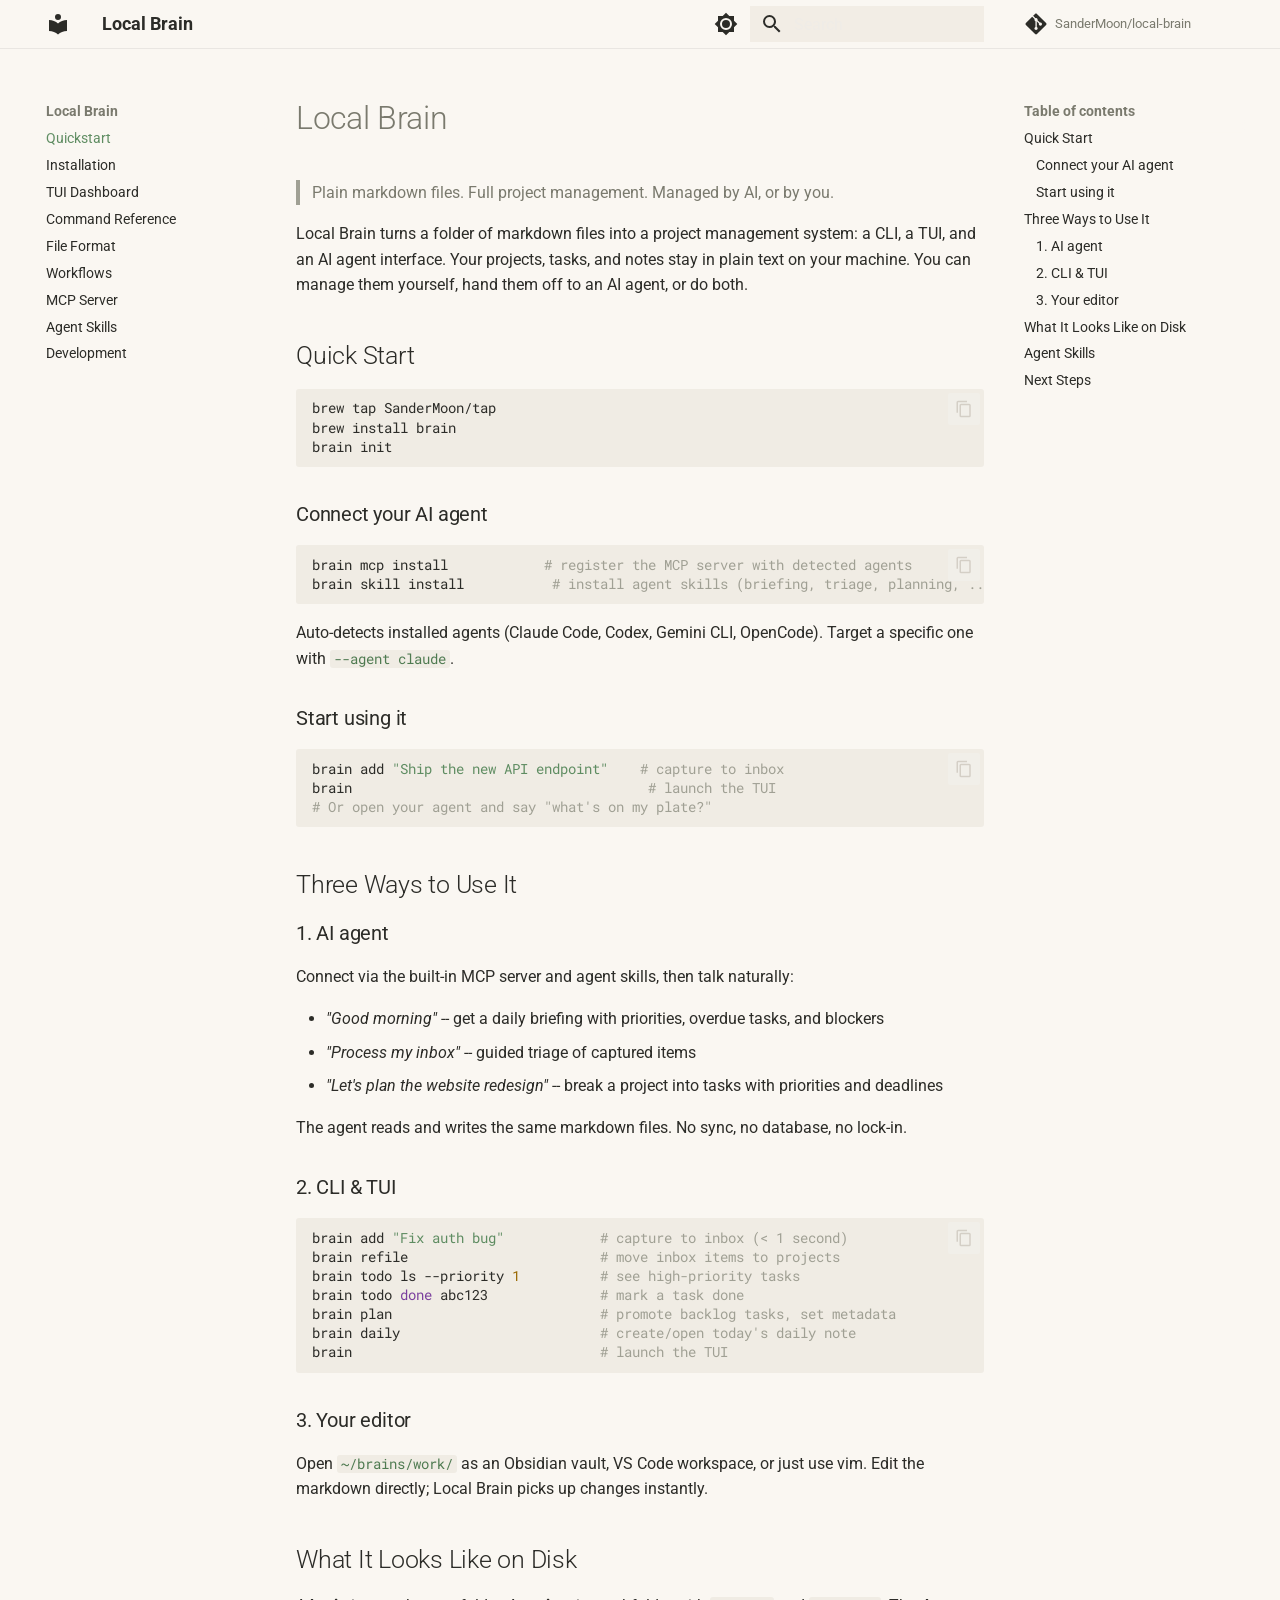
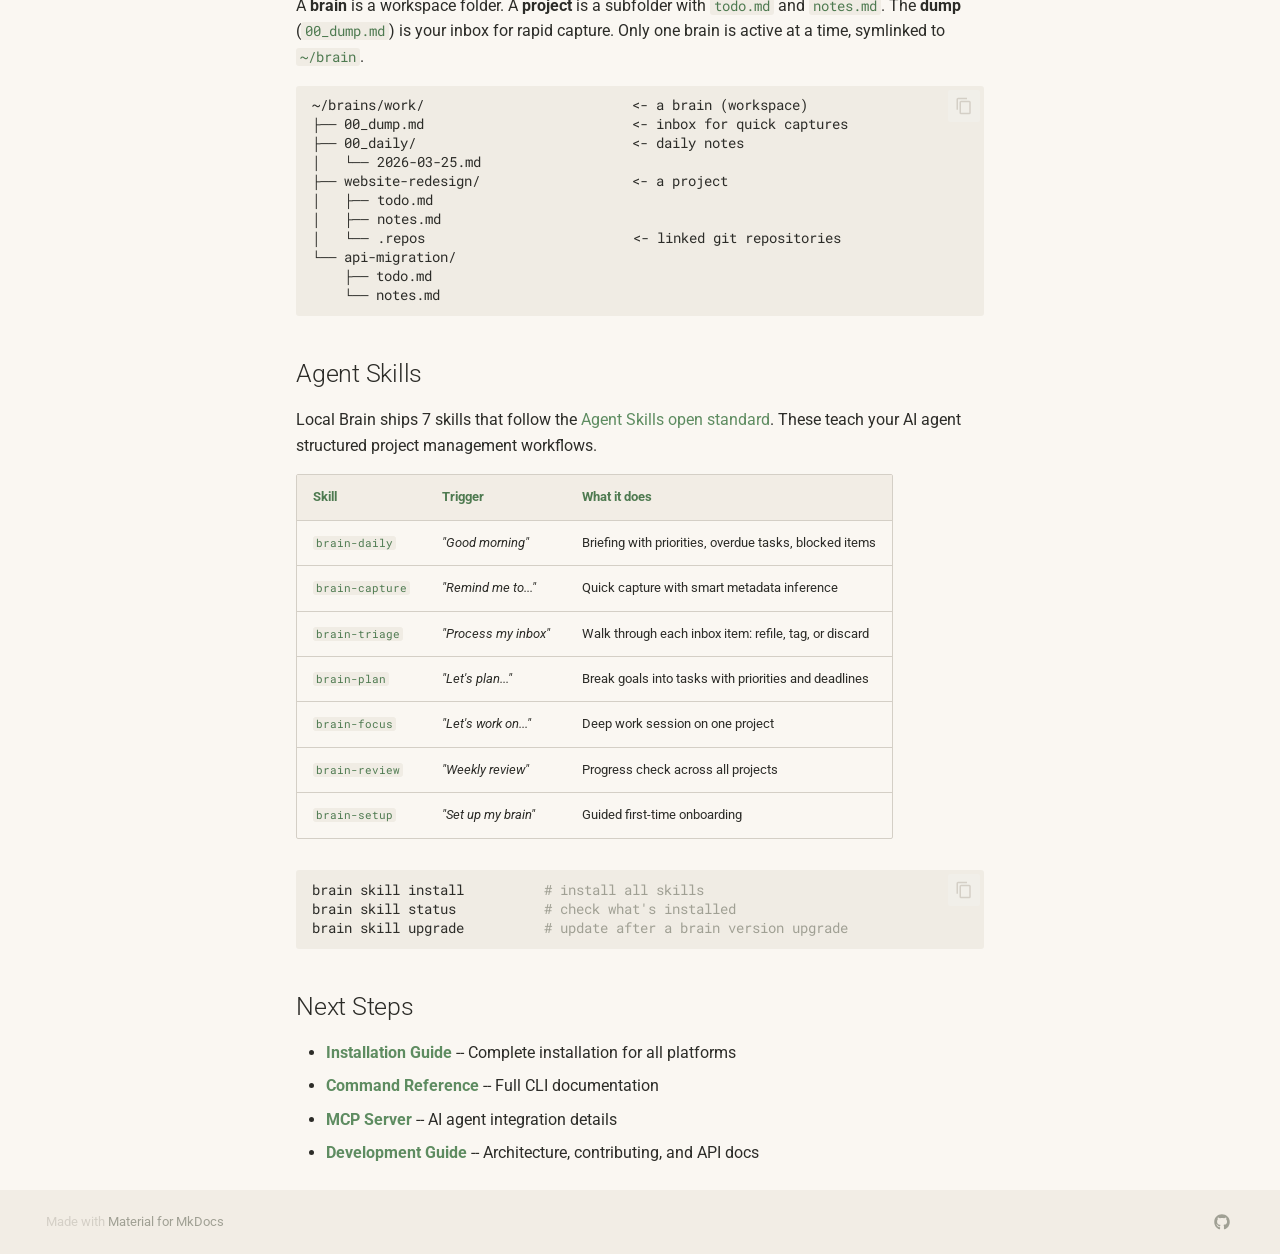
<file: index.html>
<!doctype html>
<html lang="en" class="no-js">
  <head>
    
      <meta charset="utf-8">
      <meta name="viewport" content="width=device-width,initial-scale=1">
      
        <meta name="description" content="Plain markdown files. Full project management. Managed by AI, or by you.">
      
      
      
        <link rel="canonical" href="https://sandermoon.github.io/local-brain/">
      
      
      
        <link rel="next" href="installation/">
      
      
        
      
      
      <link rel="icon" href="assets/images/favicon.png">
      <meta name="generator" content="mkdocs-1.6.1, mkdocs-material-9.7.6">
    
    
      
        <title>Local Brain</title>
      
    
    
      <link rel="stylesheet" href="assets/stylesheets/main.484c7ddc.min.css">
      
        
        <link rel="stylesheet" href="assets/stylesheets/palette.ab4e12ef.min.css">
      
      


    
    
      
    
    
      
        
        
        <link rel="preconnect" href="https://fonts.gstatic.com" crossorigin>
        <link rel="stylesheet" href="https://fonts.googleapis.com/css?family=Roboto:300,300i,400,400i,700,700i%7CRoboto+Mono:400,400i,700,700i&display=fallback">
        <style>:root{--md-text-font:"Roboto";--md-code-font:"Roboto Mono"}</style>
      
    
    
      <link rel="stylesheet" href="stylesheets/terminal-sage.css">
    
    <script>__md_scope=new URL(".",location),__md_hash=e=>[...e].reduce(((e,_)=>(e<<5)-e+_.charCodeAt(0)),0),__md_get=(e,_=localStorage,t=__md_scope)=>JSON.parse(_.getItem(t.pathname+"."+e)),__md_set=(e,_,t=localStorage,a=__md_scope)=>{try{t.setItem(a.pathname+"."+e,JSON.stringify(_))}catch(e){}}</script>
    
      

    
    
  </head>
  
  
    
    
      
    
    
    
    
    <body dir="ltr" data-md-color-scheme="default" data-md-color-primary="custom" data-md-color-accent="custom">
  
    
    <input class="md-toggle" data-md-toggle="drawer" type="checkbox" id="__drawer" autocomplete="off">
    <input class="md-toggle" data-md-toggle="search" type="checkbox" id="__search" autocomplete="off">
    <label class="md-overlay" for="__drawer"></label>
    <div data-md-component="skip">
      
        
        <a href="#local-brain" class="md-skip">
          Skip to content
        </a>
      
    </div>
    <div data-md-component="announce">
      
    </div>
    
    
      

  

<header class="md-header md-header--shadow" data-md-component="header">
  <nav class="md-header__inner md-grid" aria-label="Header">
    <a href="." title="Local Brain" class="md-header__button md-logo" aria-label="Local Brain" data-md-component="logo">
      
  
  <svg xmlns="http://www.w3.org/2000/svg" viewBox="0 0 24 24"><path d="M12 8a3 3 0 0 0 3-3 3 3 0 0 0-3-3 3 3 0 0 0-3 3 3 3 0 0 0 3 3m0 3.54C9.64 9.35 6.5 8 3 8v11c3.5 0 6.64 1.35 9 3.54 2.36-2.19 5.5-3.54 9-3.54V8c-3.5 0-6.64 1.35-9 3.54"/></svg>

    </a>
    <label class="md-header__button md-icon" for="__drawer">
      
      <svg xmlns="http://www.w3.org/2000/svg" viewBox="0 0 24 24"><path d="M3 6h18v2H3zm0 5h18v2H3zm0 5h18v2H3z"/></svg>
    </label>
    <div class="md-header__title" data-md-component="header-title">
      <div class="md-header__ellipsis">
        <div class="md-header__topic">
          <span class="md-ellipsis">
            Local Brain
          </span>
        </div>
        <div class="md-header__topic" data-md-component="header-topic">
          <span class="md-ellipsis">
            
              Quickstart
            
          </span>
        </div>
      </div>
    </div>
    
      
        <form class="md-header__option" data-md-component="palette">
  
    
    
    
    <input class="md-option" data-md-color-media="(prefers-color-scheme: light)" data-md-color-scheme="default" data-md-color-primary="custom" data-md-color-accent="custom"  aria-label="Switch to dark mode"  type="radio" name="__palette" id="__palette_0">
    
      <label class="md-header__button md-icon" title="Switch to dark mode" for="__palette_1" hidden>
        <svg xmlns="http://www.w3.org/2000/svg" viewBox="0 0 24 24"><path d="M12 8a4 4 0 0 0-4 4 4 4 0 0 0 4 4 4 4 0 0 0 4-4 4 4 0 0 0-4-4m0 10a6 6 0 0 1-6-6 6 6 0 0 1 6-6 6 6 0 0 1 6 6 6 6 0 0 1-6 6m8-9.31V4h-4.69L12 .69 8.69 4H4v4.69L.69 12 4 15.31V20h4.69L12 23.31 15.31 20H20v-4.69L23.31 12z"/></svg>
      </label>
    
  
    
    
    
    <input class="md-option" data-md-color-media="(prefers-color-scheme: dark)" data-md-color-scheme="slate" data-md-color-primary="custom" data-md-color-accent="custom"  aria-label="Switch to light mode"  type="radio" name="__palette" id="__palette_1">
    
      <label class="md-header__button md-icon" title="Switch to light mode" for="__palette_0" hidden>
        <svg xmlns="http://www.w3.org/2000/svg" viewBox="0 0 24 24"><path d="M12 18c-.89 0-1.74-.2-2.5-.55C11.56 16.5 13 14.42 13 12s-1.44-4.5-3.5-5.45C10.26 6.2 11.11 6 12 6a6 6 0 0 1 6 6 6 6 0 0 1-6 6m8-9.31V4h-4.69L12 .69 8.69 4H4v4.69L.69 12 4 15.31V20h4.69L12 23.31 15.31 20H20v-4.69L23.31 12z"/></svg>
      </label>
    
  
</form>
      
    
    
      <script>var palette=__md_get("__palette");if(palette&&palette.color){if("(prefers-color-scheme)"===palette.color.media){var media=matchMedia("(prefers-color-scheme: light)"),input=document.querySelector(media.matches?"[data-md-color-media='(prefers-color-scheme: light)']":"[data-md-color-media='(prefers-color-scheme: dark)']");palette.color.media=input.getAttribute("data-md-color-media"),palette.color.scheme=input.getAttribute("data-md-color-scheme"),palette.color.primary=input.getAttribute("data-md-color-primary"),palette.color.accent=input.getAttribute("data-md-color-accent")}for(var[key,value]of Object.entries(palette.color))document.body.setAttribute("data-md-color-"+key,value)}</script>
    
    
    
      
      
        <label class="md-header__button md-icon" for="__search">
          
          <svg xmlns="http://www.w3.org/2000/svg" viewBox="0 0 24 24"><path d="M9.5 3A6.5 6.5 0 0 1 16 9.5c0 1.61-.59 3.09-1.56 4.23l.27.27h.79l5 5-1.5 1.5-5-5v-.79l-.27-.27A6.52 6.52 0 0 1 9.5 16 6.5 6.5 0 0 1 3 9.5 6.5 6.5 0 0 1 9.5 3m0 2C7 5 5 7 5 9.5S7 14 9.5 14 14 12 14 9.5 12 5 9.5 5"/></svg>
        </label>
        <div class="md-search" data-md-component="search" role="dialog">
  <label class="md-search__overlay" for="__search"></label>
  <div class="md-search__inner" role="search">
    <form class="md-search__form" name="search">
      <input type="text" class="md-search__input" name="query" aria-label="Search" placeholder="Search" autocapitalize="off" autocorrect="off" autocomplete="off" spellcheck="false" data-md-component="search-query" required>
      <label class="md-search__icon md-icon" for="__search">
        
        <svg xmlns="http://www.w3.org/2000/svg" viewBox="0 0 24 24"><path d="M9.5 3A6.5 6.5 0 0 1 16 9.5c0 1.61-.59 3.09-1.56 4.23l.27.27h.79l5 5-1.5 1.5-5-5v-.79l-.27-.27A6.52 6.52 0 0 1 9.5 16 6.5 6.5 0 0 1 3 9.5 6.5 6.5 0 0 1 9.5 3m0 2C7 5 5 7 5 9.5S7 14 9.5 14 14 12 14 9.5 12 5 9.5 5"/></svg>
        
        <svg xmlns="http://www.w3.org/2000/svg" viewBox="0 0 24 24"><path d="M20 11v2H8l5.5 5.5-1.42 1.42L4.16 12l7.92-7.92L13.5 5.5 8 11z"/></svg>
      </label>
      <nav class="md-search__options" aria-label="Search">
        
        <button type="reset" class="md-search__icon md-icon" title="Clear" aria-label="Clear" tabindex="-1">
          
          <svg xmlns="http://www.w3.org/2000/svg" viewBox="0 0 24 24"><path d="M19 6.41 17.59 5 12 10.59 6.41 5 5 6.41 10.59 12 5 17.59 6.41 19 12 13.41 17.59 19 19 17.59 13.41 12z"/></svg>
        </button>
      </nav>
      
        <div class="md-search__suggest" data-md-component="search-suggest"></div>
      
    </form>
    <div class="md-search__output">
      <div class="md-search__scrollwrap" tabindex="0" data-md-scrollfix>
        <div class="md-search-result" data-md-component="search-result">
          <div class="md-search-result__meta">
            Initializing search
          </div>
          <ol class="md-search-result__list" role="presentation"></ol>
        </div>
      </div>
    </div>
  </div>
</div>
      
    
    
      <div class="md-header__source">
        <a href="https://github.com/SanderMoon/local-brain" title="Go to repository" class="md-source" data-md-component="source">
  <div class="md-source__icon md-icon">
    
    <svg xmlns="http://www.w3.org/2000/svg" viewBox="0 0 448 512"><!--! Font Awesome Free 7.1.0 by @fontawesome - https://fontawesome.com License - https://fontawesome.com/license/free (Icons: CC BY 4.0, Fonts: SIL OFL 1.1, Code: MIT License) Copyright 2025 Fonticons, Inc.--><path d="M439.6 236.1 244 40.5c-5.4-5.5-12.8-8.5-20.4-8.5s-15 3-20.4 8.4L162.5 81l51.5 51.5c27.1-9.1 52.7 16.8 43.4 43.7l49.7 49.7c34.2-11.8 61.2 31 35.5 56.7-26.5 26.5-70.2-2.9-56-37.3L240.3 199v121.9c25.3 12.5 22.3 41.8 9.1 55-6.4 6.4-15.2 10.1-24.3 10.1s-17.8-3.6-24.3-10.1c-17.6-17.6-11.1-46.9 11.2-56v-123c-20.8-8.5-24.6-30.7-18.6-45L142.6 101 8.5 235.1C3 240.6 0 247.9 0 255.5s3 15 8.5 20.4l195.6 195.7c5.4 5.4 12.7 8.4 20.4 8.4s15-3 20.4-8.4l194.7-194.7c5.4-5.4 8.4-12.8 8.4-20.4s-3-15-8.4-20.4"/></svg>
  </div>
  <div class="md-source__repository">
    SanderMoon/local-brain
  </div>
</a>
      </div>
    
  </nav>
  
</header>
    
    <div class="md-container" data-md-component="container">
      
      
        
          
        
      
      <main class="md-main" data-md-component="main">
        <div class="md-main__inner md-grid">
          
            
              
              <div class="md-sidebar md-sidebar--primary" data-md-component="sidebar" data-md-type="navigation" >
                <div class="md-sidebar__scrollwrap">
                  <div class="md-sidebar__inner">
                    



<nav class="md-nav md-nav--primary" aria-label="Navigation" data-md-level="0">
  <label class="md-nav__title" for="__drawer">
    <a href="." title="Local Brain" class="md-nav__button md-logo" aria-label="Local Brain" data-md-component="logo">
      
  
  <svg xmlns="http://www.w3.org/2000/svg" viewBox="0 0 24 24"><path d="M12 8a3 3 0 0 0 3-3 3 3 0 0 0-3-3 3 3 0 0 0-3 3 3 3 0 0 0 3 3m0 3.54C9.64 9.35 6.5 8 3 8v11c3.5 0 6.64 1.35 9 3.54 2.36-2.19 5.5-3.54 9-3.54V8c-3.5 0-6.64 1.35-9 3.54"/></svg>

    </a>
    Local Brain
  </label>
  
    <div class="md-nav__source">
      <a href="https://github.com/SanderMoon/local-brain" title="Go to repository" class="md-source" data-md-component="source">
  <div class="md-source__icon md-icon">
    
    <svg xmlns="http://www.w3.org/2000/svg" viewBox="0 0 448 512"><!--! Font Awesome Free 7.1.0 by @fontawesome - https://fontawesome.com License - https://fontawesome.com/license/free (Icons: CC BY 4.0, Fonts: SIL OFL 1.1, Code: MIT License) Copyright 2025 Fonticons, Inc.--><path d="M439.6 236.1 244 40.5c-5.4-5.5-12.8-8.5-20.4-8.5s-15 3-20.4 8.4L162.5 81l51.5 51.5c27.1-9.1 52.7 16.8 43.4 43.7l49.7 49.7c34.2-11.8 61.2 31 35.5 56.7-26.5 26.5-70.2-2.9-56-37.3L240.3 199v121.9c25.3 12.5 22.3 41.8 9.1 55-6.4 6.4-15.2 10.1-24.3 10.1s-17.8-3.6-24.3-10.1c-17.6-17.6-11.1-46.9 11.2-56v-123c-20.8-8.5-24.6-30.7-18.6-45L142.6 101 8.5 235.1C3 240.6 0 247.9 0 255.5s3 15 8.5 20.4l195.6 195.7c5.4 5.4 12.7 8.4 20.4 8.4s15-3 20.4-8.4l194.7-194.7c5.4-5.4 8.4-12.8 8.4-20.4s-3-15-8.4-20.4"/></svg>
  </div>
  <div class="md-source__repository">
    SanderMoon/local-brain
  </div>
</a>
    </div>
  
  <ul class="md-nav__list" data-md-scrollfix>
    
      
      
  
  
    
  
  
  
    <li class="md-nav__item md-nav__item--active">
      
      <input class="md-nav__toggle md-toggle" type="checkbox" id="__toc">
      
      
        
      
      
        <label class="md-nav__link md-nav__link--active" for="__toc">
          
  
  
  <span class="md-ellipsis">
    
  
    Quickstart
  

    
  </span>
  
  

          <span class="md-nav__icon md-icon"></span>
        </label>
      
      <a href="." class="md-nav__link md-nav__link--active">
        
  
  
  <span class="md-ellipsis">
    
  
    Quickstart
  

    
  </span>
  
  

      </a>
      
        

<nav class="md-nav md-nav--secondary" aria-label="Table of contents">
  
  
  
    
  
  
    <label class="md-nav__title" for="__toc">
      <span class="md-nav__icon md-icon"></span>
      Table of contents
    </label>
    <ul class="md-nav__list" data-md-component="toc" data-md-scrollfix>
      
        <li class="md-nav__item">
  <a href="#quick-start" class="md-nav__link">
    <span class="md-ellipsis">
      
        Quick Start
      
    </span>
  </a>
  
    <nav class="md-nav" aria-label="Quick Start">
      <ul class="md-nav__list">
        
          <li class="md-nav__item">
  <a href="#connect-your-ai-agent" class="md-nav__link">
    <span class="md-ellipsis">
      
        Connect your AI agent
      
    </span>
  </a>
  
</li>
        
          <li class="md-nav__item">
  <a href="#start-using-it" class="md-nav__link">
    <span class="md-ellipsis">
      
        Start using it
      
    </span>
  </a>
  
</li>
        
      </ul>
    </nav>
  
</li>
      
        <li class="md-nav__item">
  <a href="#three-ways-to-use-it" class="md-nav__link">
    <span class="md-ellipsis">
      
        Three Ways to Use It
      
    </span>
  </a>
  
    <nav class="md-nav" aria-label="Three Ways to Use It">
      <ul class="md-nav__list">
        
          <li class="md-nav__item">
  <a href="#1-ai-agent" class="md-nav__link">
    <span class="md-ellipsis">
      
        1. AI agent
      
    </span>
  </a>
  
</li>
        
          <li class="md-nav__item">
  <a href="#2-cli-tui" class="md-nav__link">
    <span class="md-ellipsis">
      
        2. CLI &amp; TUI
      
    </span>
  </a>
  
</li>
        
          <li class="md-nav__item">
  <a href="#3-your-editor" class="md-nav__link">
    <span class="md-ellipsis">
      
        3. Your editor
      
    </span>
  </a>
  
</li>
        
      </ul>
    </nav>
  
</li>
      
        <li class="md-nav__item">
  <a href="#what-it-looks-like-on-disk" class="md-nav__link">
    <span class="md-ellipsis">
      
        What It Looks Like on Disk
      
    </span>
  </a>
  
</li>
      
        <li class="md-nav__item">
  <a href="#agent-skills" class="md-nav__link">
    <span class="md-ellipsis">
      
        Agent Skills
      
    </span>
  </a>
  
</li>
      
        <li class="md-nav__item">
  <a href="#next-steps" class="md-nav__link">
    <span class="md-ellipsis">
      
        Next Steps
      
    </span>
  </a>
  
</li>
      
    </ul>
  
</nav>
      
    </li>
  

    
      
      
  
  
  
  
    <li class="md-nav__item">
      <a href="installation/" class="md-nav__link">
        
  
  
  <span class="md-ellipsis">
    
  
    Installation
  

    
  </span>
  
  

      </a>
    </li>
  

    
      
      
  
  
  
  
    <li class="md-nav__item">
      <a href="tui/" class="md-nav__link">
        
  
  
  <span class="md-ellipsis">
    
  
    TUI Dashboard
  

    
  </span>
  
  

      </a>
    </li>
  

    
      
      
  
  
  
  
    <li class="md-nav__item">
      <a href="commands/" class="md-nav__link">
        
  
  
  <span class="md-ellipsis">
    
  
    Command Reference
  

    
  </span>
  
  

      </a>
    </li>
  

    
      
      
  
  
  
  
    <li class="md-nav__item">
      <a href="file-format/" class="md-nav__link">
        
  
  
  <span class="md-ellipsis">
    
  
    File Format
  

    
  </span>
  
  

      </a>
    </li>
  

    
      
      
  
  
  
  
    <li class="md-nav__item">
      <a href="workflows/" class="md-nav__link">
        
  
  
  <span class="md-ellipsis">
    
  
    Workflows
  

    
  </span>
  
  

      </a>
    </li>
  

    
      
      
  
  
  
  
    <li class="md-nav__item">
      <a href="mcp-server/" class="md-nav__link">
        
  
  
  <span class="md-ellipsis">
    
  
    MCP Server
  

    
  </span>
  
  

      </a>
    </li>
  

    
      
      
  
  
  
  
    <li class="md-nav__item">
      <a href="skills/" class="md-nav__link">
        
  
  
  <span class="md-ellipsis">
    
  
    Agent Skills
  

    
  </span>
  
  

      </a>
    </li>
  

    
      
      
  
  
  
  
    <li class="md-nav__item">
      <a href="development/" class="md-nav__link">
        
  
  
  <span class="md-ellipsis">
    
  
    Development
  

    
  </span>
  
  

      </a>
    </li>
  

    
  </ul>
</nav>
                  </div>
                </div>
              </div>
            
            
              
              <div class="md-sidebar md-sidebar--secondary" data-md-component="sidebar" data-md-type="toc" >
                <div class="md-sidebar__scrollwrap">
                  <div class="md-sidebar__inner">
                    

<nav class="md-nav md-nav--secondary" aria-label="Table of contents">
  
  
  
    
  
  
    <label class="md-nav__title" for="__toc">
      <span class="md-nav__icon md-icon"></span>
      Table of contents
    </label>
    <ul class="md-nav__list" data-md-component="toc" data-md-scrollfix>
      
        <li class="md-nav__item">
  <a href="#quick-start" class="md-nav__link">
    <span class="md-ellipsis">
      
        Quick Start
      
    </span>
  </a>
  
    <nav class="md-nav" aria-label="Quick Start">
      <ul class="md-nav__list">
        
          <li class="md-nav__item">
  <a href="#connect-your-ai-agent" class="md-nav__link">
    <span class="md-ellipsis">
      
        Connect your AI agent
      
    </span>
  </a>
  
</li>
        
          <li class="md-nav__item">
  <a href="#start-using-it" class="md-nav__link">
    <span class="md-ellipsis">
      
        Start using it
      
    </span>
  </a>
  
</li>
        
      </ul>
    </nav>
  
</li>
      
        <li class="md-nav__item">
  <a href="#three-ways-to-use-it" class="md-nav__link">
    <span class="md-ellipsis">
      
        Three Ways to Use It
      
    </span>
  </a>
  
    <nav class="md-nav" aria-label="Three Ways to Use It">
      <ul class="md-nav__list">
        
          <li class="md-nav__item">
  <a href="#1-ai-agent" class="md-nav__link">
    <span class="md-ellipsis">
      
        1. AI agent
      
    </span>
  </a>
  
</li>
        
          <li class="md-nav__item">
  <a href="#2-cli-tui" class="md-nav__link">
    <span class="md-ellipsis">
      
        2. CLI &amp; TUI
      
    </span>
  </a>
  
</li>
        
          <li class="md-nav__item">
  <a href="#3-your-editor" class="md-nav__link">
    <span class="md-ellipsis">
      
        3. Your editor
      
    </span>
  </a>
  
</li>
        
      </ul>
    </nav>
  
</li>
      
        <li class="md-nav__item">
  <a href="#what-it-looks-like-on-disk" class="md-nav__link">
    <span class="md-ellipsis">
      
        What It Looks Like on Disk
      
    </span>
  </a>
  
</li>
      
        <li class="md-nav__item">
  <a href="#agent-skills" class="md-nav__link">
    <span class="md-ellipsis">
      
        Agent Skills
      
    </span>
  </a>
  
</li>
      
        <li class="md-nav__item">
  <a href="#next-steps" class="md-nav__link">
    <span class="md-ellipsis">
      
        Next Steps
      
    </span>
  </a>
  
</li>
      
    </ul>
  
</nav>
                  </div>
                </div>
              </div>
            
          
          
            <div class="md-content" data-md-component="content">
              
              <article class="md-content__inner md-typeset">
                
                  


  
  


<h1 id="local-brain">Local Brain</h1>
<blockquote>
<p>Plain markdown files. Full project management. Managed by AI, or by you.</p>
</blockquote>
<p>Local Brain turns a folder of markdown files into a project management system: a CLI, a TUI, and an AI agent interface. Your projects, tasks, and notes stay in plain text on your machine. You can manage them yourself, hand them off to an AI agent, or do both.</p>
<h2 id="quick-start">Quick Start</h2>
<div class="highlight"><pre><span></span><code><a id="__codelineno-0-1" name="__codelineno-0-1" href="#__codelineno-0-1"></a>brew<span class="w"> </span>tap<span class="w"> </span>SanderMoon/tap
<a id="__codelineno-0-2" name="__codelineno-0-2" href="#__codelineno-0-2"></a>brew<span class="w"> </span>install<span class="w"> </span>brain
<a id="__codelineno-0-3" name="__codelineno-0-3" href="#__codelineno-0-3"></a>brain<span class="w"> </span>init
</code></pre></div>
<h3 id="connect-your-ai-agent">Connect your AI agent</h3>
<div class="highlight"><pre><span></span><code><a id="__codelineno-1-1" name="__codelineno-1-1" href="#__codelineno-1-1"></a>brain<span class="w"> </span>mcp<span class="w"> </span>install<span class="w">            </span><span class="c1"># register the MCP server with detected agents</span>
<a id="__codelineno-1-2" name="__codelineno-1-2" href="#__codelineno-1-2"></a>brain<span class="w"> </span>skill<span class="w"> </span>install<span class="w">           </span><span class="c1"># install agent skills (briefing, triage, planning, ...)</span>
</code></pre></div>
<p>Auto-detects installed agents (Claude Code, Codex, Gemini CLI, OpenCode). Target a specific one with <code>--agent claude</code>.</p>
<h3 id="start-using-it">Start using it</h3>
<div class="highlight"><pre><span></span><code><a id="__codelineno-2-1" name="__codelineno-2-1" href="#__codelineno-2-1"></a>brain<span class="w"> </span>add<span class="w"> </span><span class="s2">&quot;Ship the new API endpoint&quot;</span><span class="w">    </span><span class="c1"># capture to inbox</span>
<a id="__codelineno-2-2" name="__codelineno-2-2" href="#__codelineno-2-2"></a>brain<span class="w">                                     </span><span class="c1"># launch the TUI</span>
<a id="__codelineno-2-3" name="__codelineno-2-3" href="#__codelineno-2-3"></a><span class="c1"># Or open your agent and say &quot;what&#39;s on my plate?&quot;</span>
</code></pre></div>
<h2 id="three-ways-to-use-it">Three Ways to Use It</h2>
<h3 id="1-ai-agent">1. AI agent</h3>
<p>Connect via the built-in MCP server and agent skills, then talk naturally:</p>
<ul>
<li><em>"Good morning"</em> -- get a daily briefing with priorities, overdue tasks, and blockers</li>
<li><em>"Process my inbox"</em> -- guided triage of captured items</li>
<li><em>"Let's plan the website redesign"</em> -- break a project into tasks with priorities and deadlines</li>
</ul>
<p>The agent reads and writes the same markdown files. No sync, no database, no lock-in.</p>
<h3 id="2-cli-tui">2. CLI &amp; TUI</h3>
<div class="highlight"><pre><span></span><code><a id="__codelineno-3-1" name="__codelineno-3-1" href="#__codelineno-3-1"></a>brain<span class="w"> </span>add<span class="w"> </span><span class="s2">&quot;Fix auth bug&quot;</span><span class="w">            </span><span class="c1"># capture to inbox (&lt; 1 second)</span>
<a id="__codelineno-3-2" name="__codelineno-3-2" href="#__codelineno-3-2"></a>brain<span class="w"> </span>refile<span class="w">                        </span><span class="c1"># move inbox items to projects</span>
<a id="__codelineno-3-3" name="__codelineno-3-3" href="#__codelineno-3-3"></a>brain<span class="w"> </span>todo<span class="w"> </span>ls<span class="w"> </span>--priority<span class="w"> </span><span class="m">1</span><span class="w">          </span><span class="c1"># see high-priority tasks</span>
<a id="__codelineno-3-4" name="__codelineno-3-4" href="#__codelineno-3-4"></a>brain<span class="w"> </span>todo<span class="w"> </span><span class="k">done</span><span class="w"> </span>abc123<span class="w">              </span><span class="c1"># mark a task done</span>
<a id="__codelineno-3-5" name="__codelineno-3-5" href="#__codelineno-3-5"></a>brain<span class="w"> </span>plan<span class="w">                          </span><span class="c1"># promote backlog tasks, set metadata</span>
<a id="__codelineno-3-6" name="__codelineno-3-6" href="#__codelineno-3-6"></a>brain<span class="w"> </span>daily<span class="w">                         </span><span class="c1"># create/open today&#39;s daily note</span>
<a id="__codelineno-3-7" name="__codelineno-3-7" href="#__codelineno-3-7"></a>brain<span class="w">                               </span><span class="c1"># launch the TUI</span>
</code></pre></div>
<h3 id="3-your-editor">3. Your editor</h3>
<p>Open <code>~/brains/work/</code> as an Obsidian vault, VS Code workspace, or just use vim. Edit the markdown directly; Local Brain picks up changes instantly.</p>
<h2 id="what-it-looks-like-on-disk">What It Looks Like on Disk</h2>
<p>A <strong>brain</strong> is a workspace folder. A <strong>project</strong> is a subfolder with <code>todo.md</code> and <code>notes.md</code>. The <strong>dump</strong> (<code>00_dump.md</code>) is your inbox for rapid capture. Only one brain is active at a time, symlinked to <code>~/brain</code>.</p>
<div class="highlight"><pre><span></span><code><a id="__codelineno-4-1" name="__codelineno-4-1" href="#__codelineno-4-1"></a>~/brains/work/                          &lt;- a brain (workspace)
<a id="__codelineno-4-2" name="__codelineno-4-2" href="#__codelineno-4-2"></a>├── 00_dump.md                          &lt;- inbox for quick captures
<a id="__codelineno-4-3" name="__codelineno-4-3" href="#__codelineno-4-3"></a>├── 00_daily/                           &lt;- daily notes
<a id="__codelineno-4-4" name="__codelineno-4-4" href="#__codelineno-4-4"></a>│   └── 2026-03-25.md
<a id="__codelineno-4-5" name="__codelineno-4-5" href="#__codelineno-4-5"></a>├── website-redesign/                   &lt;- a project
<a id="__codelineno-4-6" name="__codelineno-4-6" href="#__codelineno-4-6"></a>│   ├── todo.md
<a id="__codelineno-4-7" name="__codelineno-4-7" href="#__codelineno-4-7"></a>│   ├── notes.md
<a id="__codelineno-4-8" name="__codelineno-4-8" href="#__codelineno-4-8"></a>│   └── .repos                          &lt;- linked git repositories
<a id="__codelineno-4-9" name="__codelineno-4-9" href="#__codelineno-4-9"></a>└── api-migration/
<a id="__codelineno-4-10" name="__codelineno-4-10" href="#__codelineno-4-10"></a>    ├── todo.md
<a id="__codelineno-4-11" name="__codelineno-4-11" href="#__codelineno-4-11"></a>    └── notes.md
</code></pre></div>
<h2 id="agent-skills">Agent Skills</h2>
<p>Local Brain ships 7 skills that follow the <a href="https://agentskills.io">Agent Skills open standard</a>. These teach your AI agent structured project management workflows.</p>
<table>
<thead>
<tr>
<th>Skill</th>
<th>Trigger</th>
<th>What it does</th>
</tr>
</thead>
<tbody>
<tr>
<td><code>brain-daily</code></td>
<td><em>"Good morning"</em></td>
<td>Briefing with priorities, overdue tasks, blocked items</td>
</tr>
<tr>
<td><code>brain-capture</code></td>
<td><em>"Remind me to..."</em></td>
<td>Quick capture with smart metadata inference</td>
</tr>
<tr>
<td><code>brain-triage</code></td>
<td><em>"Process my inbox"</em></td>
<td>Walk through each inbox item: refile, tag, or discard</td>
</tr>
<tr>
<td><code>brain-plan</code></td>
<td><em>"Let's plan..."</em></td>
<td>Break goals into tasks with priorities and deadlines</td>
</tr>
<tr>
<td><code>brain-focus</code></td>
<td><em>"Let's work on..."</em></td>
<td>Deep work session on one project</td>
</tr>
<tr>
<td><code>brain-review</code></td>
<td><em>"Weekly review"</em></td>
<td>Progress check across all projects</td>
</tr>
<tr>
<td><code>brain-setup</code></td>
<td><em>"Set up my brain"</em></td>
<td>Guided first-time onboarding</td>
</tr>
</tbody>
</table>
<div class="highlight"><pre><span></span><code><a id="__codelineno-5-1" name="__codelineno-5-1" href="#__codelineno-5-1"></a>brain<span class="w"> </span>skill<span class="w"> </span>install<span class="w">          </span><span class="c1"># install all skills</span>
<a id="__codelineno-5-2" name="__codelineno-5-2" href="#__codelineno-5-2"></a>brain<span class="w"> </span>skill<span class="w"> </span>status<span class="w">           </span><span class="c1"># check what&#39;s installed</span>
<a id="__codelineno-5-3" name="__codelineno-5-3" href="#__codelineno-5-3"></a>brain<span class="w"> </span>skill<span class="w"> </span>upgrade<span class="w">          </span><span class="c1"># update after a brain version upgrade</span>
</code></pre></div>
<h2 id="next-steps">Next Steps</h2>
<ul>
<li><strong><a href="installation/">Installation Guide</a></strong> -- Complete installation for all platforms</li>
<li><strong><a href="commands/">Command Reference</a></strong> -- Full CLI documentation</li>
<li><strong><a href="mcp-server/">MCP Server</a></strong> -- AI agent integration details</li>
<li><strong><a href="development/">Development Guide</a></strong> -- Architecture, contributing, and API docs</li>
</ul>












                
              </article>
            </div>
          
          
<script>var target=document.getElementById(location.hash.slice(1));target&&target.name&&(target.checked=target.name.startsWith("__tabbed_"))</script>
        </div>
        
          <button type="button" class="md-top md-icon" data-md-component="top" hidden>
  
  <svg xmlns="http://www.w3.org/2000/svg" viewBox="0 0 24 24"><path d="M13 20h-2V8l-5.5 5.5-1.42-1.42L12 4.16l7.92 7.92-1.42 1.42L13 8z"/></svg>
  Back to top
</button>
        
      </main>
      
        <footer class="md-footer">
  
  <div class="md-footer-meta md-typeset">
    <div class="md-footer-meta__inner md-grid">
      <div class="md-copyright">
  
  
    Made with
    <a href="https://squidfunk.github.io/mkdocs-material/" target="_blank" rel="noopener">
      Material for MkDocs
    </a>
  
</div>
      
        
<div class="md-social">
  
    
    
    
    
      
      
    
    <a href="https://github.com/SanderMoon/local-brain" target="_blank" rel="noopener" title="github.com" class="md-social__link">
      <svg xmlns="http://www.w3.org/2000/svg" viewBox="0 0 512 512"><!--! Font Awesome Free 7.1.0 by @fontawesome - https://fontawesome.com License - https://fontawesome.com/license/free (Icons: CC BY 4.0, Fonts: SIL OFL 1.1, Code: MIT License) Copyright 2025 Fonticons, Inc.--><path d="M173.9 397.4c0 2-2.3 3.6-5.2 3.6-3.3.3-5.6-1.3-5.6-3.6 0-2 2.3-3.6 5.2-3.6 3-.3 5.6 1.3 5.6 3.6m-31.1-4.5c-.7 2 1.3 4.3 4.3 4.9 2.6 1 5.6 0 6.2-2s-1.3-4.3-4.3-5.2c-2.6-.7-5.5.3-6.2 2.3m44.2-1.7c-2.9.7-4.9 2.6-4.6 4.9.3 2 2.9 3.3 5.9 2.6 2.9-.7 4.9-2.6 4.6-4.6-.3-1.9-3-3.2-5.9-2.9M252.8 8C114.1 8 8 113.3 8 252c0 110.9 69.8 205.8 169.5 239.2 12.8 2.3 17.3-5.6 17.3-12.1 0-6.2-.3-40.4-.3-61.4 0 0-70 15-84.7-29.8 0 0-11.4-29.1-27.8-36.6 0 0-22.9-15.7 1.6-15.4 0 0 24.9 2 38.6 25.8 21.9 38.6 58.6 27.5 72.9 20.9 2.3-16 8.8-27.1 16-33.7-55.9-6.2-112.3-14.3-112.3-110.5 0-27.5 7.6-41.3 23.6-58.9-2.6-6.5-11.1-33.3 2.6-67.9 20.9-6.5 69 27 69 27 20-5.6 41.5-8.5 62.8-8.5s42.8 2.9 62.8 8.5c0 0 48.1-33.6 69-27 13.7 34.7 5.2 61.4 2.6 67.9 16 17.7 25.8 31.5 25.8 58.9 0 96.5-58.9 104.2-114.8 110.5 9.2 7.9 17 22.9 17 46.4 0 33.7-.3 75.4-.3 83.6 0 6.5 4.6 14.4 17.3 12.1C436.2 457.8 504 362.9 504 252 504 113.3 391.5 8 252.8 8M105.2 352.9c-1.3 1-1 3.3.7 5.2 1.6 1.6 3.9 2.3 5.2 1 1.3-1 1-3.3-.7-5.2-1.6-1.6-3.9-2.3-5.2-1m-10.8-8.1c-.7 1.3.3 2.9 2.3 3.9 1.6 1 3.6.7 4.3-.7.7-1.3-.3-2.9-2.3-3.9-2-.6-3.6-.3-4.3.7m32.4 35.6c-1.6 1.3-1 4.3 1.3 6.2 2.3 2.3 5.2 2.6 6.5 1 1.3-1.3.7-4.3-1.3-6.2-2.2-2.3-5.2-2.6-6.5-1m-11.4-14.7c-1.6 1-1.6 3.6 0 5.9s4.3 3.3 5.6 2.3c1.6-1.3 1.6-3.9 0-6.2-1.4-2.3-4-3.3-5.6-2"/></svg>
    </a>
  
</div>
      
    </div>
  </div>
</footer>
      
    </div>
    <div class="md-dialog" data-md-component="dialog">
      <div class="md-dialog__inner md-typeset"></div>
    </div>
    
    
    
      
      
      <script id="__config" type="application/json">{"annotate": null, "base": ".", "features": ["navigation.instant", "navigation.tracking", "navigation.top", "navigation.sections", "search.suggest", "search.highlight", "content.code.copy", "content.code.annotate"], "search": "assets/javascripts/workers/search.2c215733.min.js", "tags": null, "translations": {"clipboard.copied": "Copied to clipboard", "clipboard.copy": "Copy to clipboard", "search.result.more.one": "1 more on this page", "search.result.more.other": "# more on this page", "search.result.none": "No matching documents", "search.result.one": "1 matching document", "search.result.other": "# matching documents", "search.result.placeholder": "Type to start searching", "search.result.term.missing": "Missing", "select.version": "Select version"}, "version": null}</script>
    
    
      <script src="assets/javascripts/bundle.79ae519e.min.js"></script>
      
    
  </body>
</html>
</file>
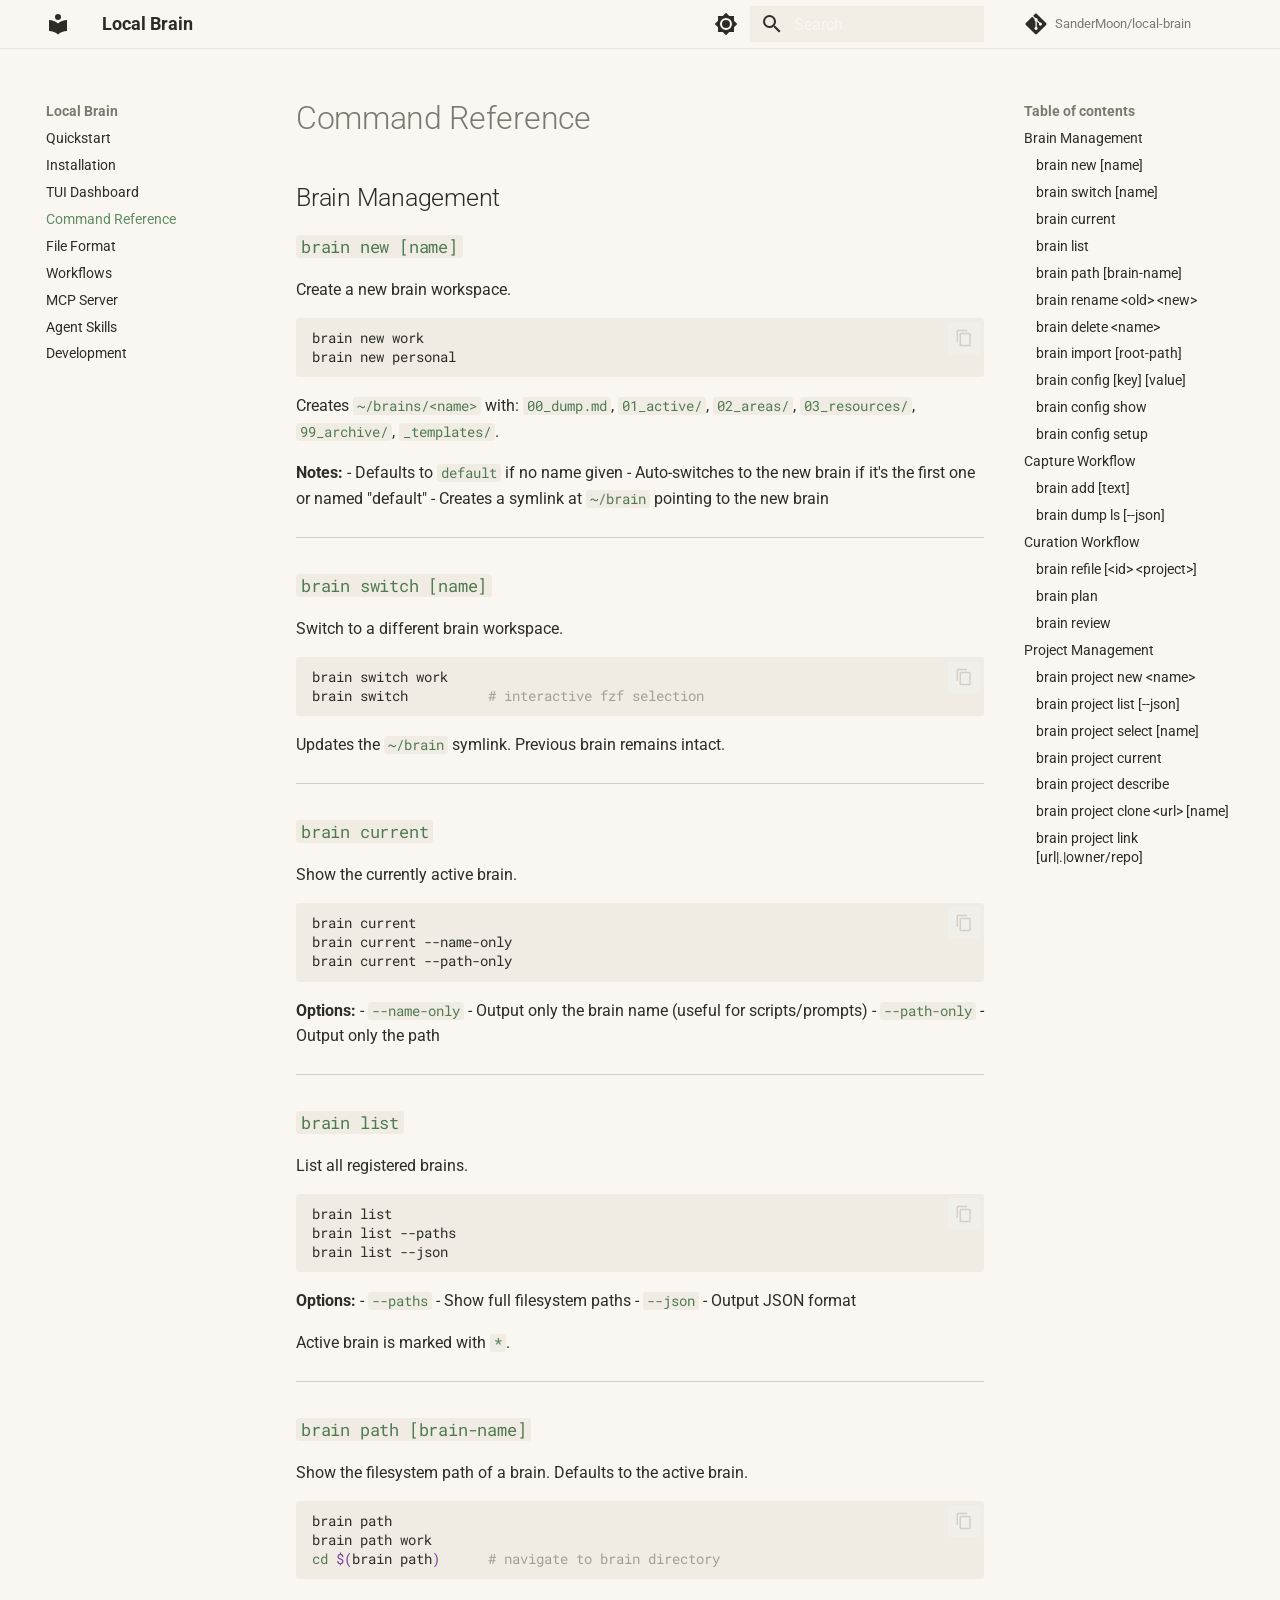
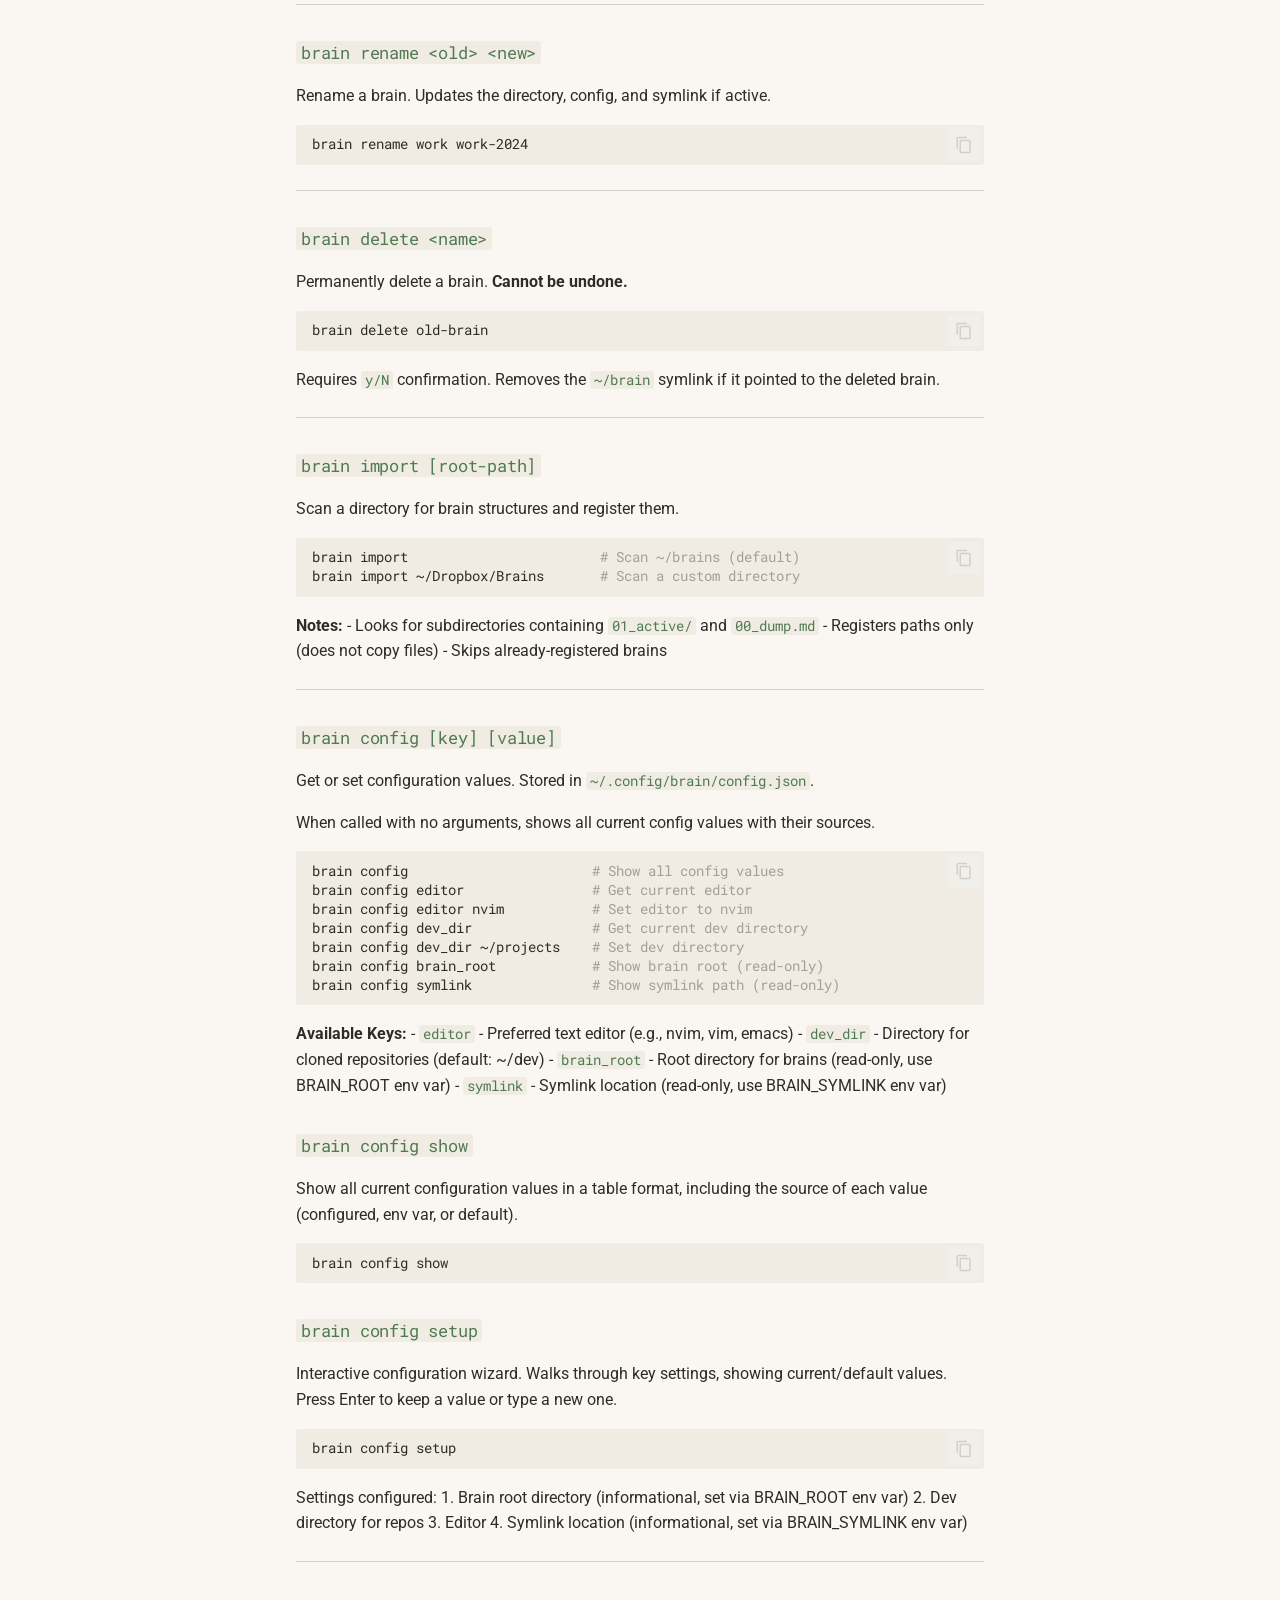
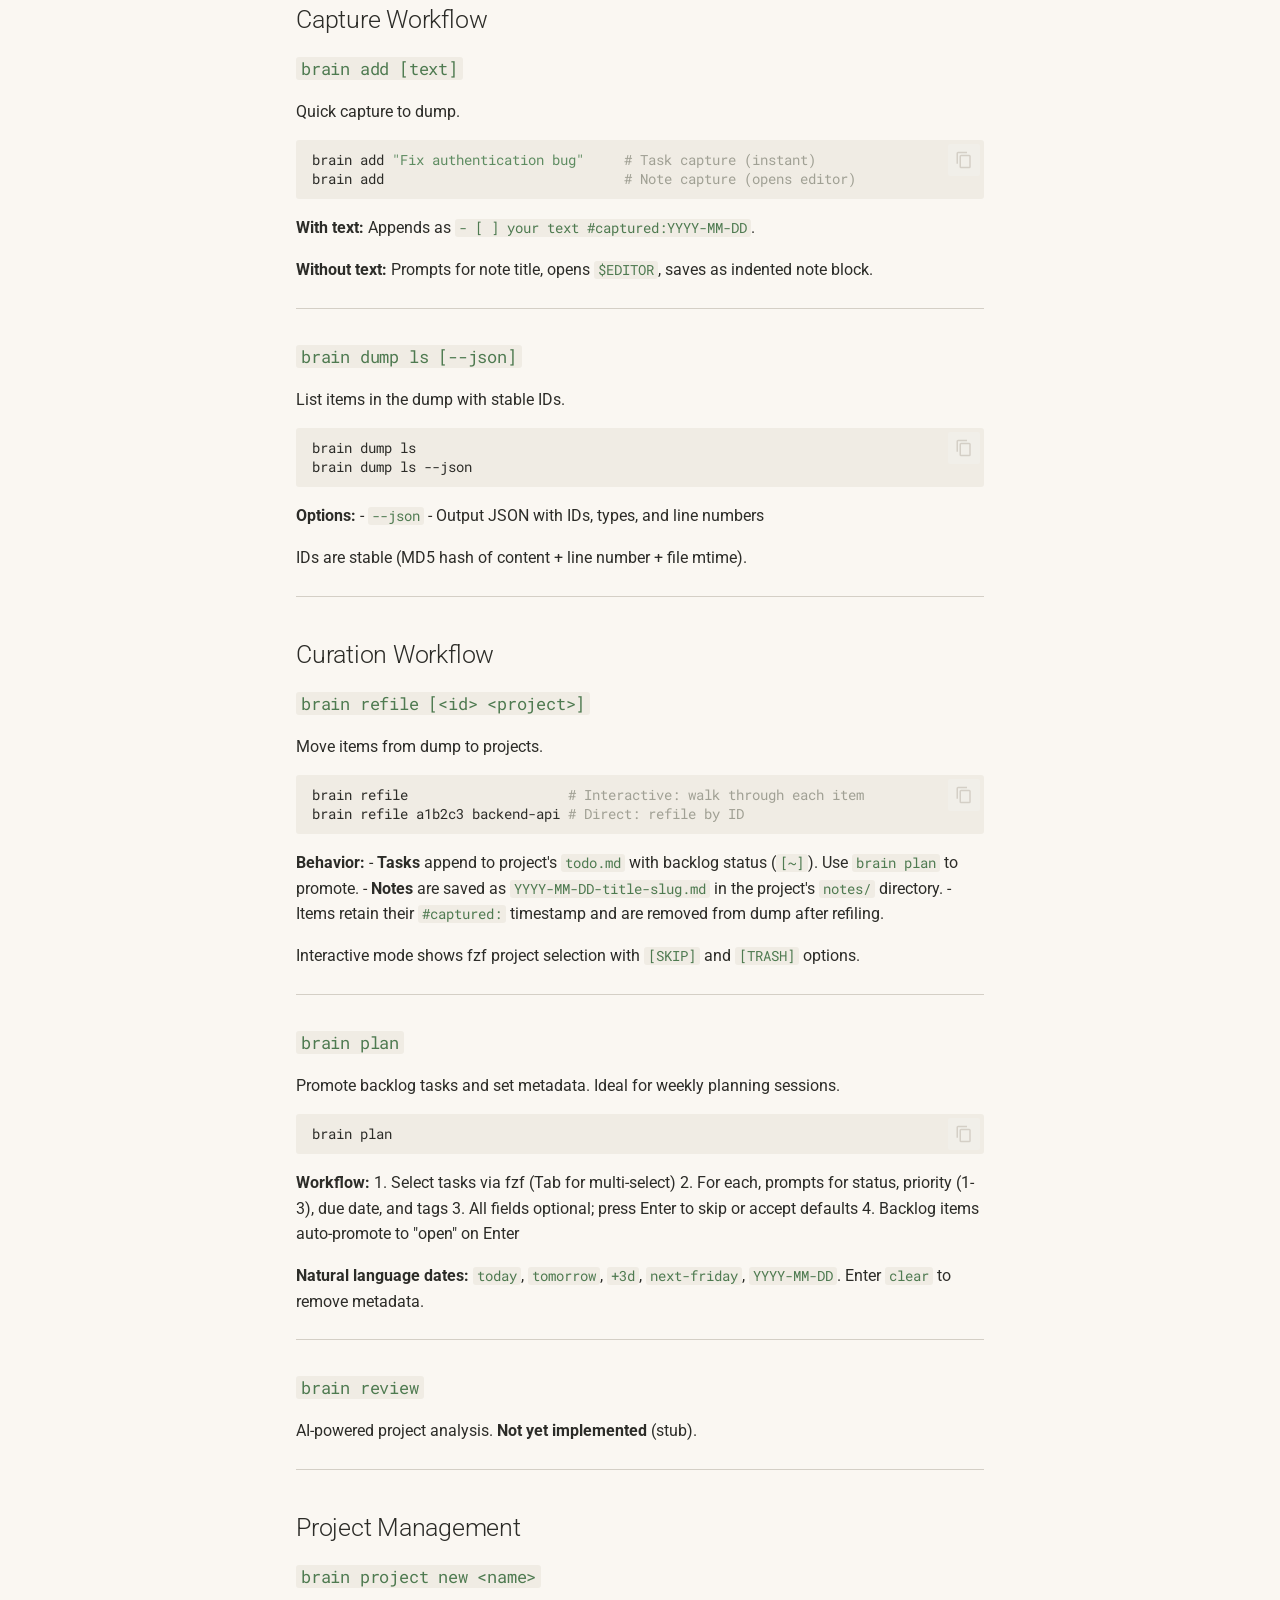
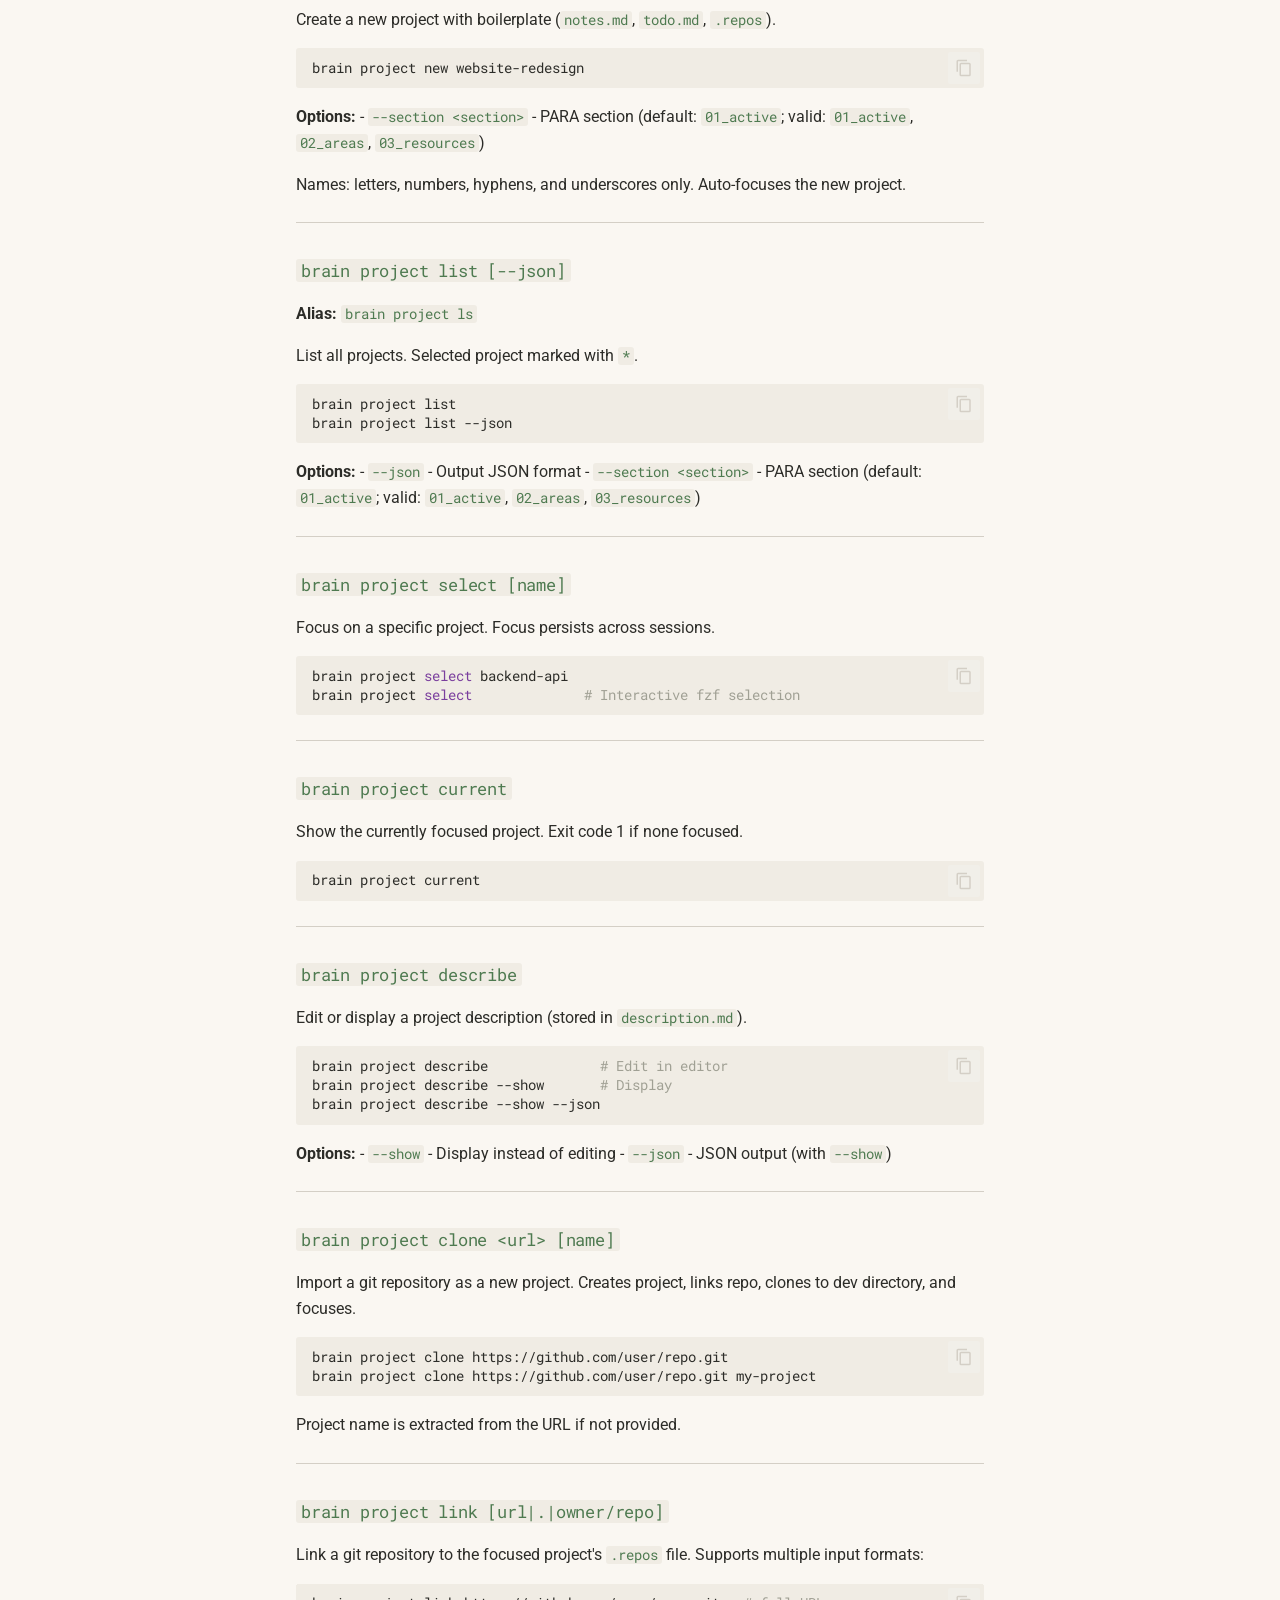
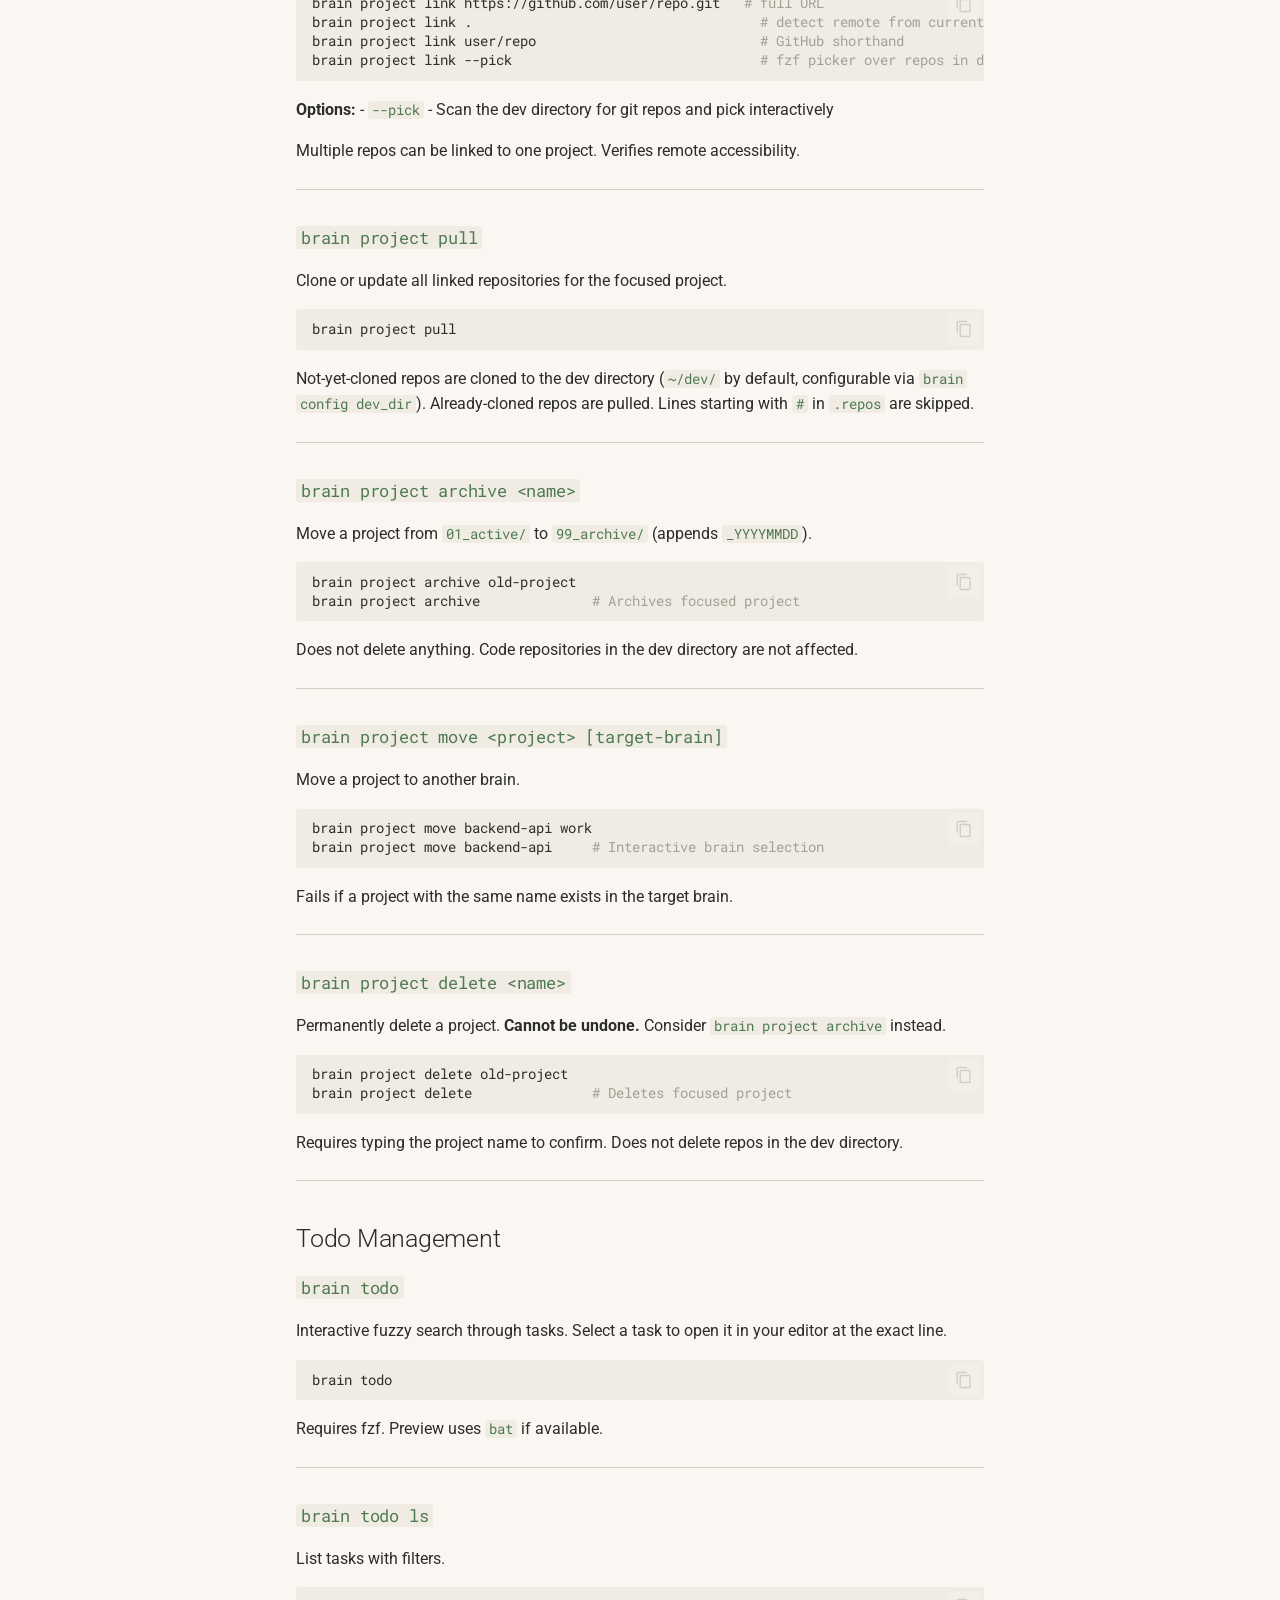
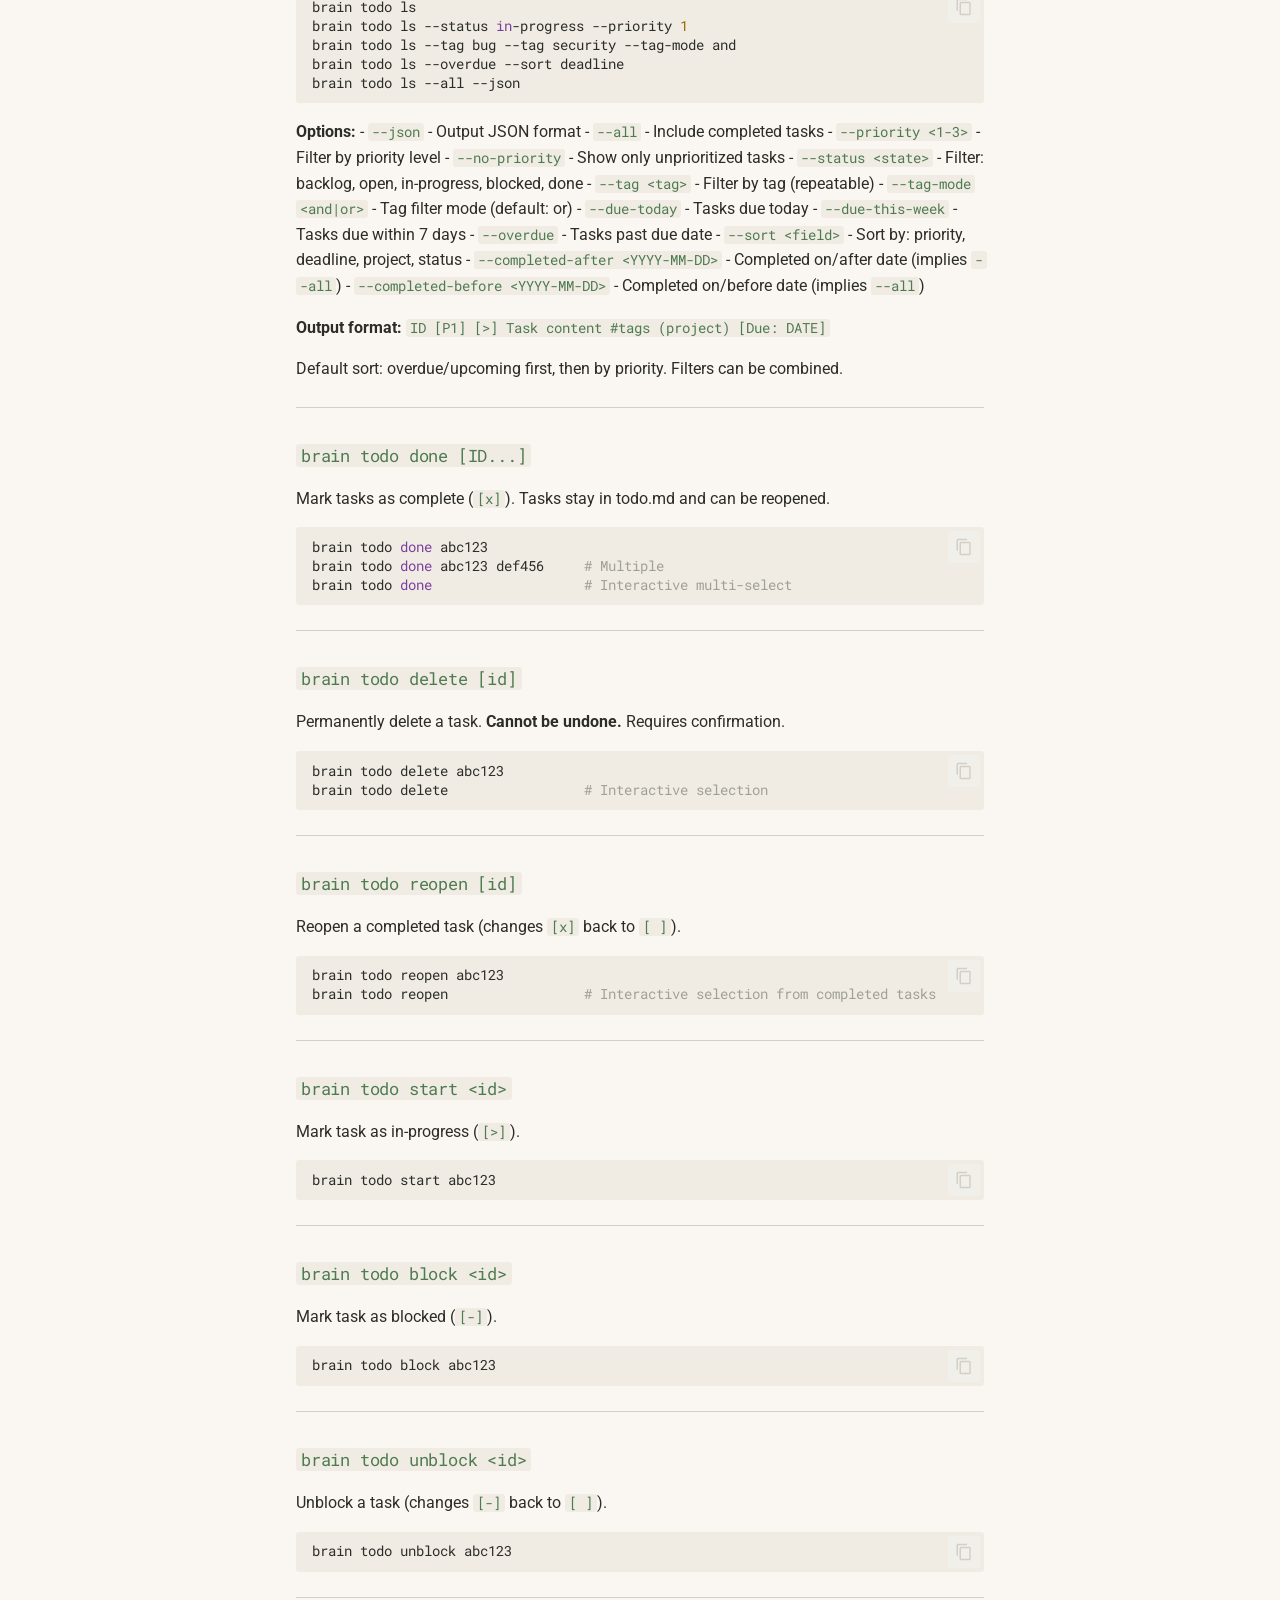
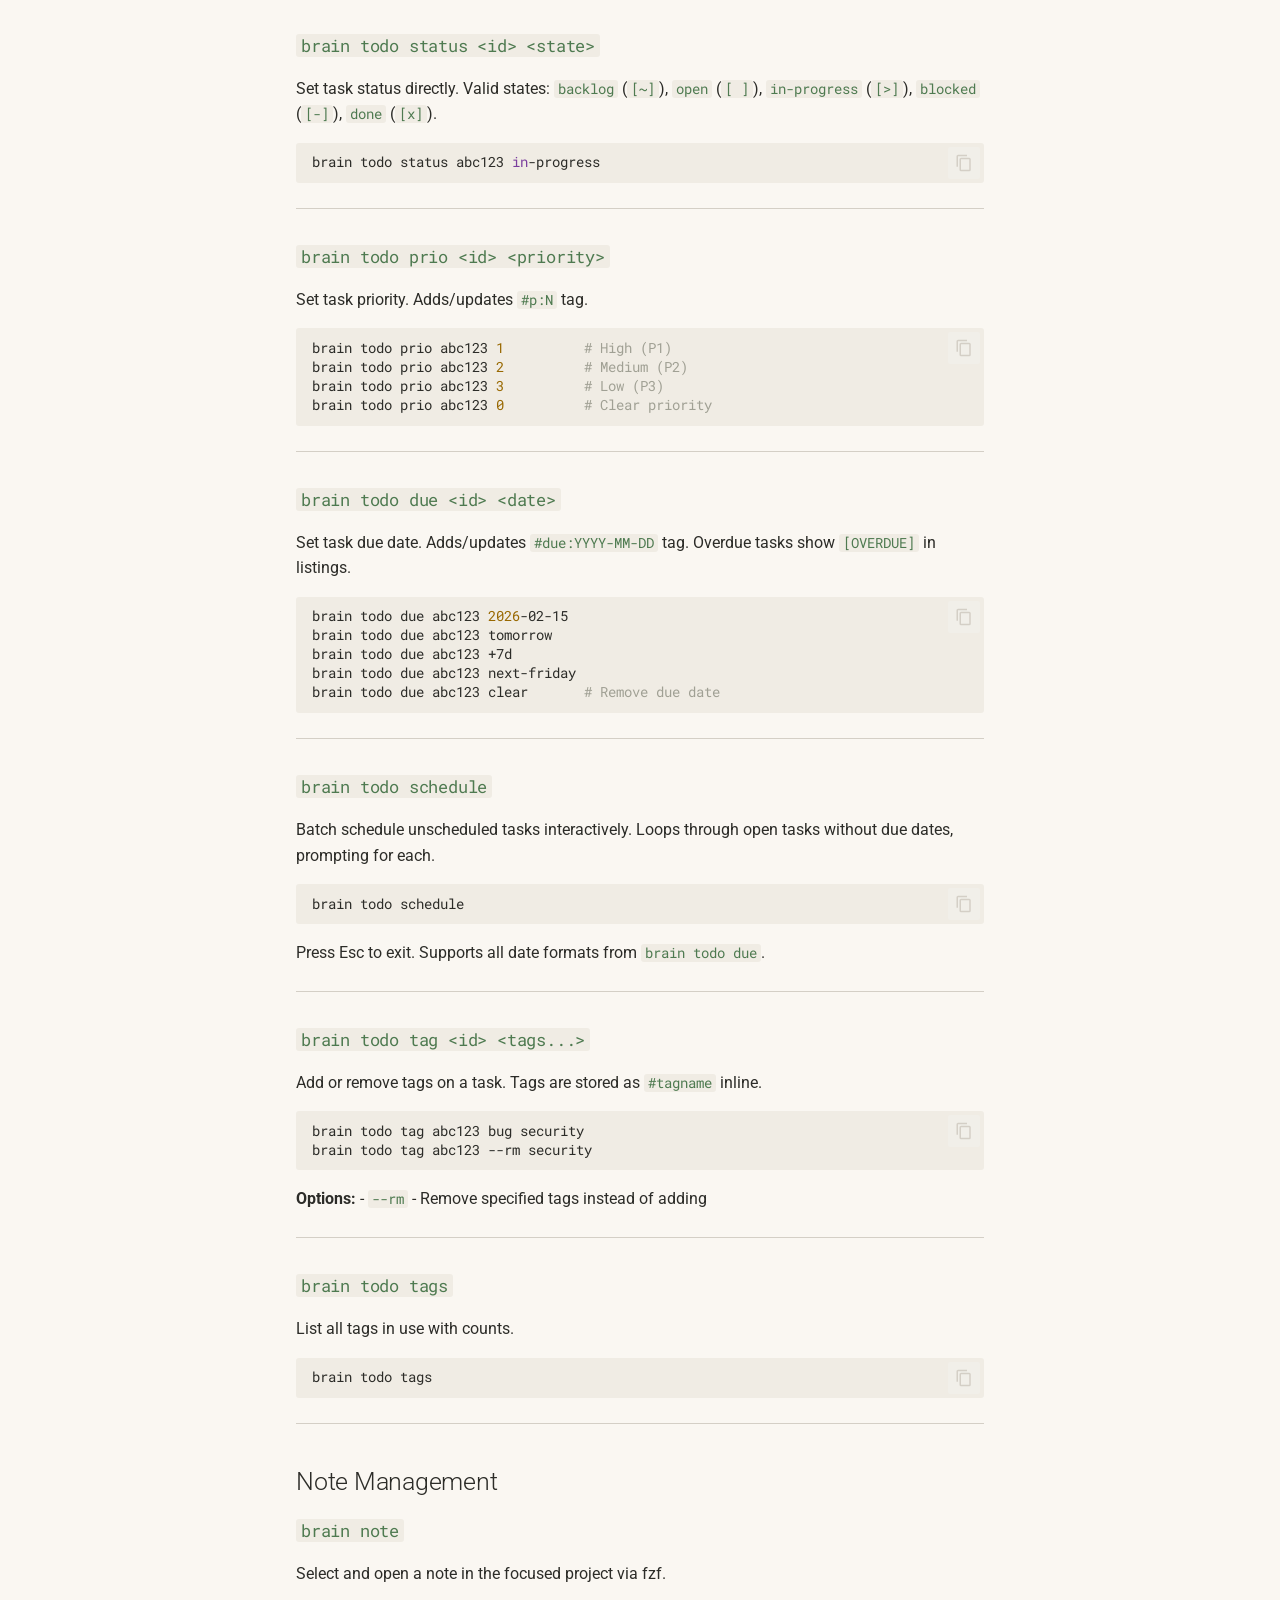
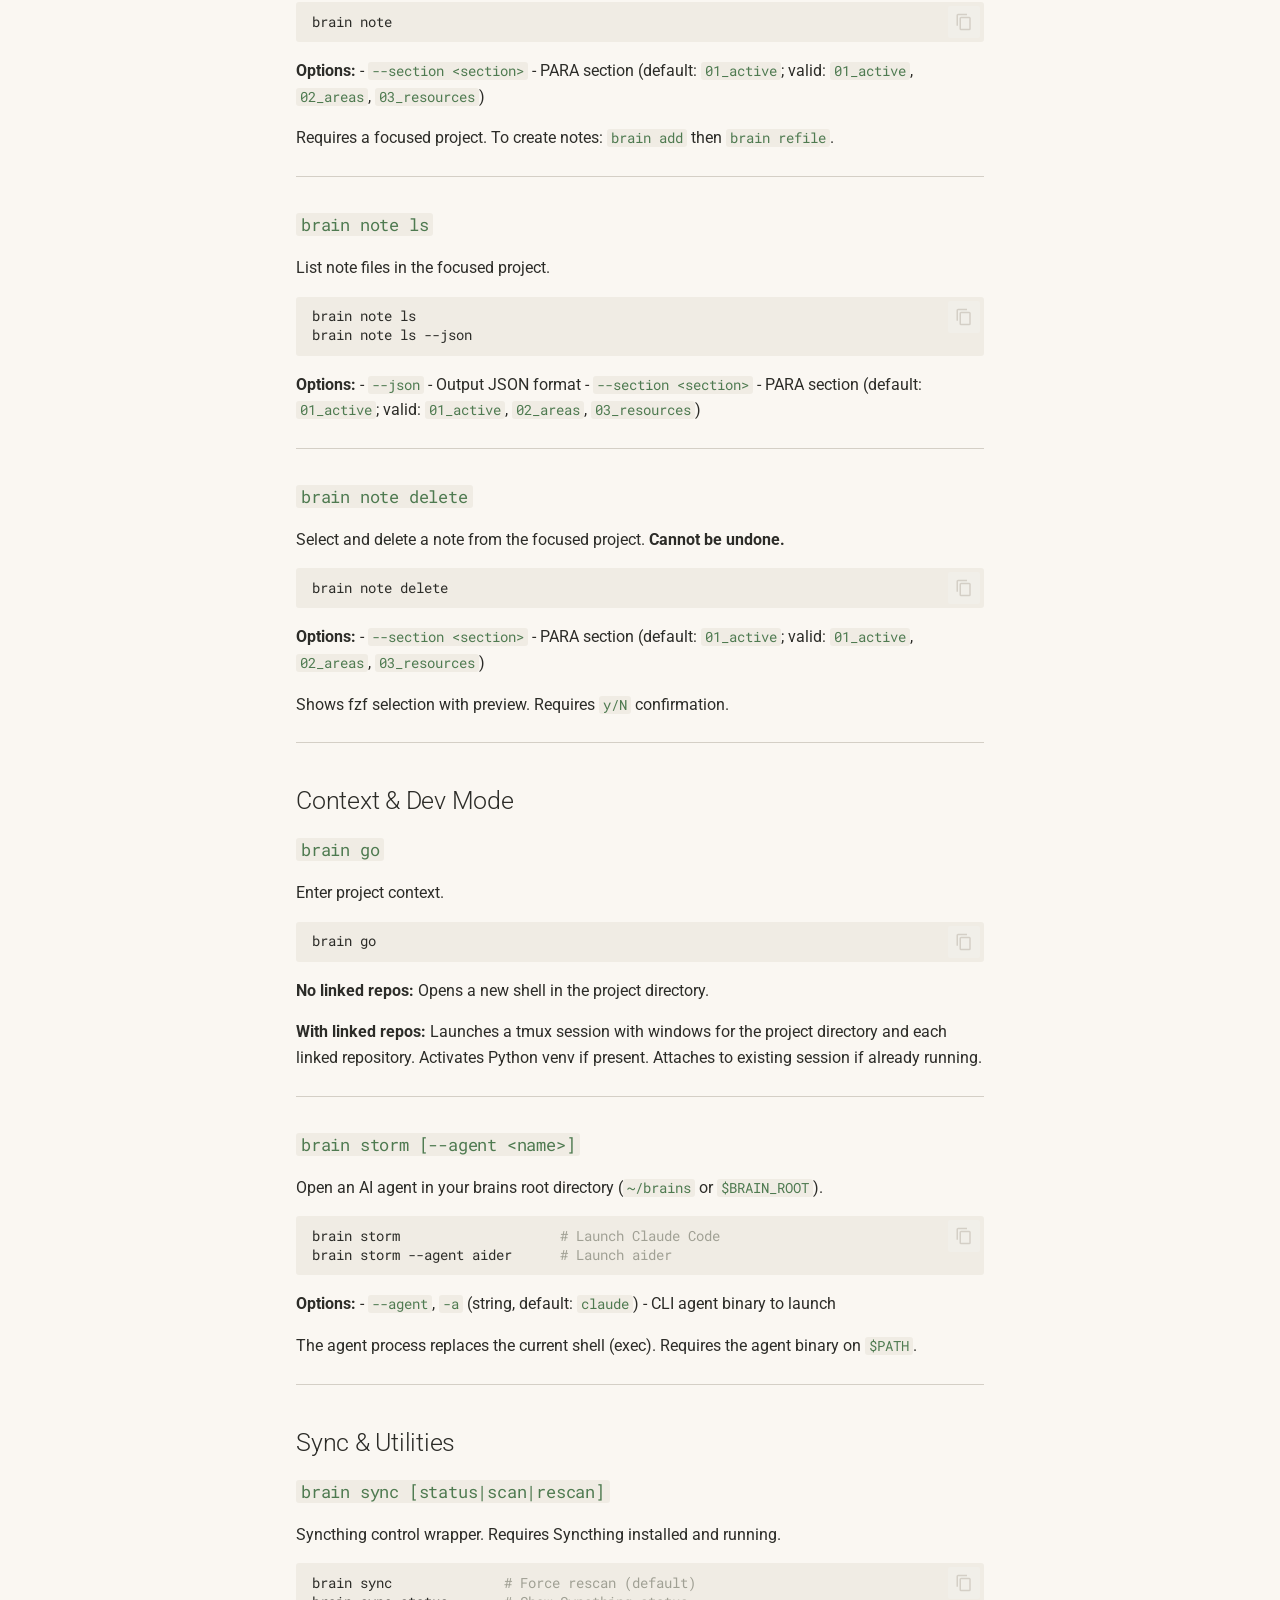
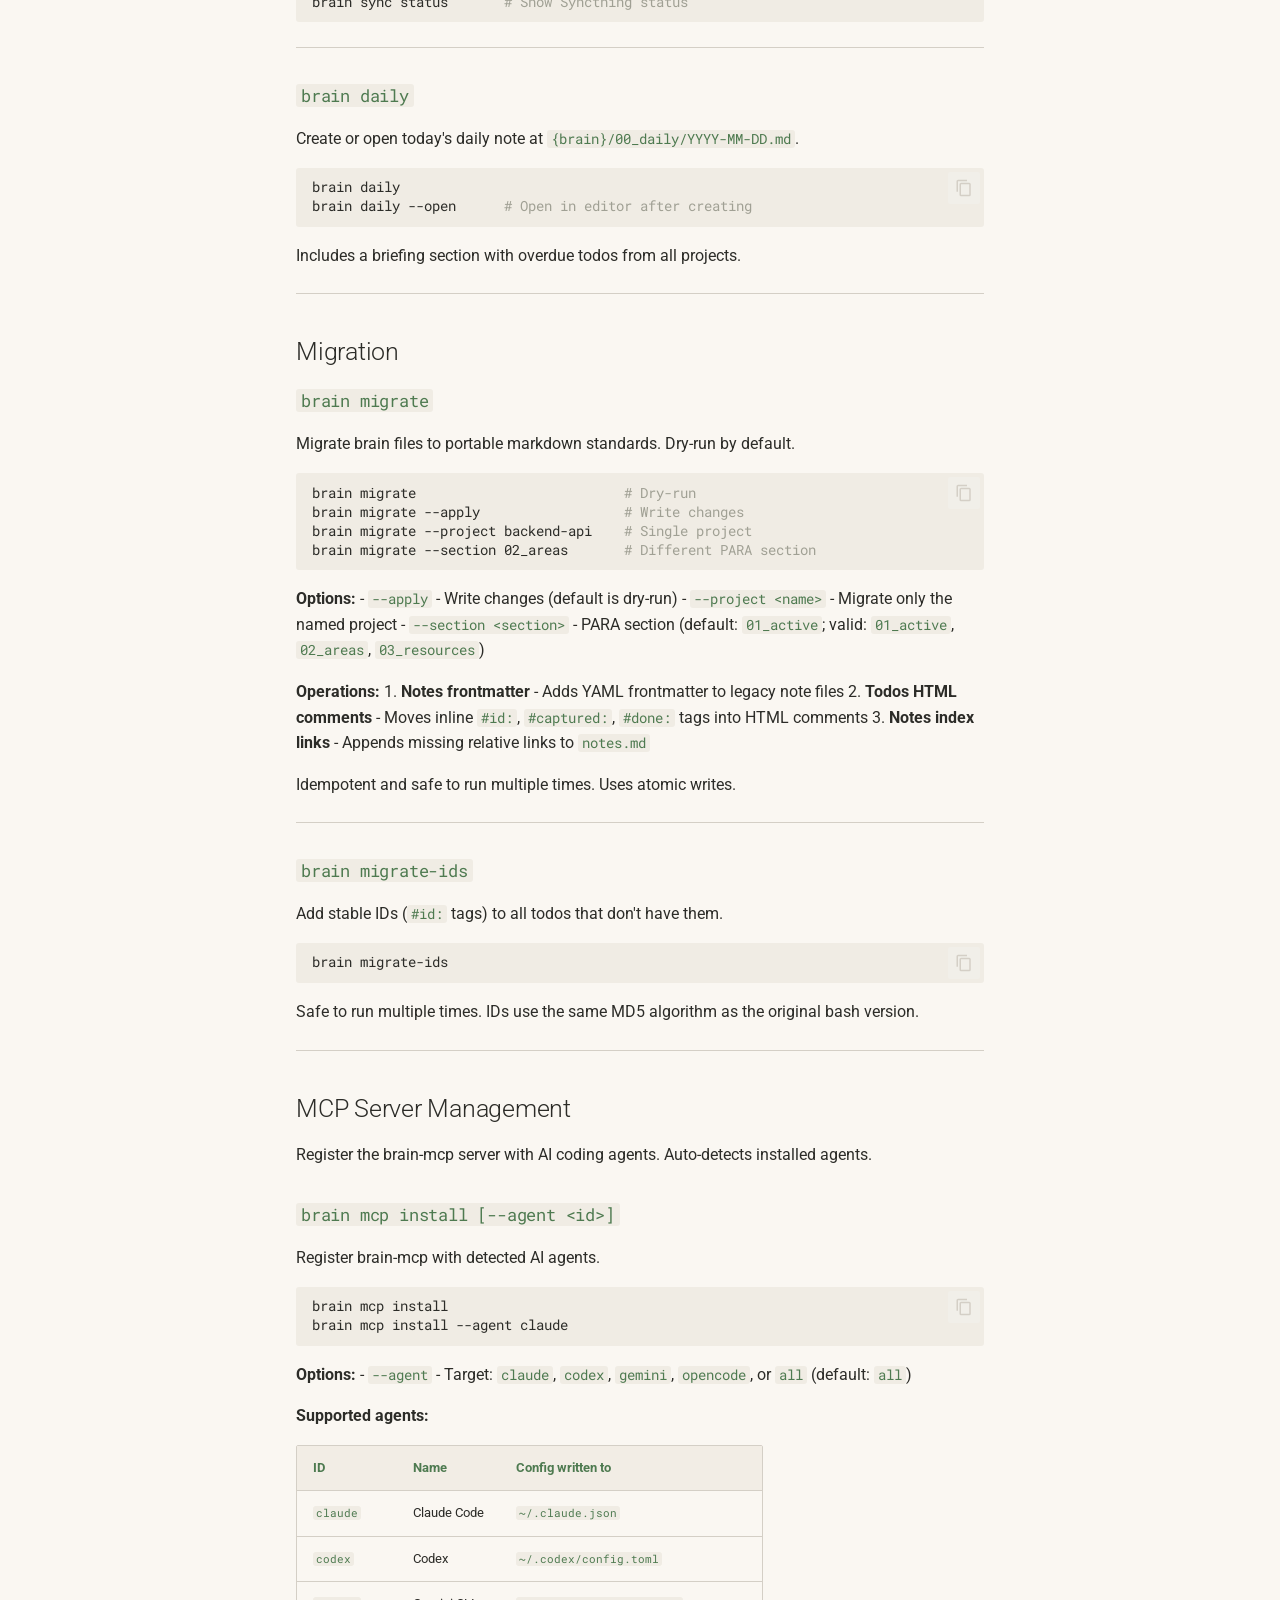
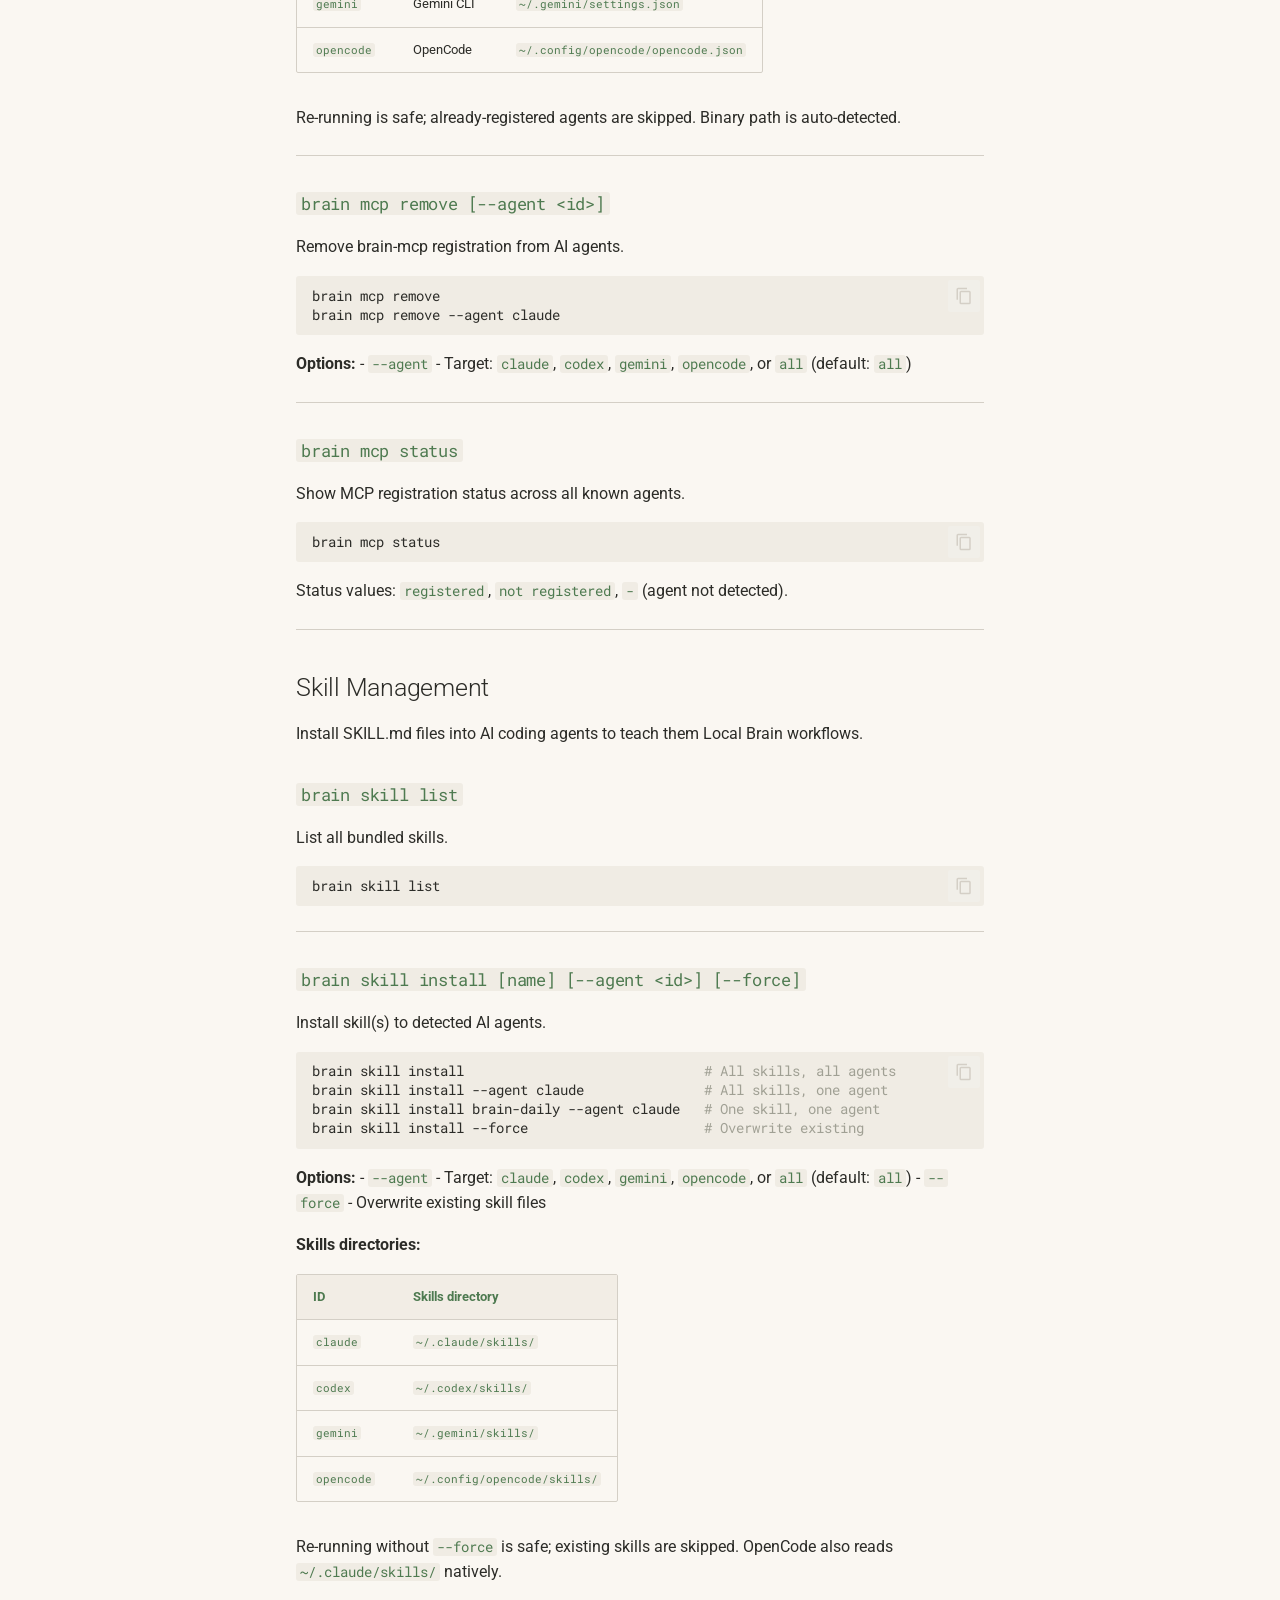
<file: commands/index.html>
<!doctype html>
<html lang="en" class="no-js">
  <head>
    
      <meta charset="utf-8">
      <meta name="viewport" content="width=device-width,initial-scale=1">
      
        <meta name="description" content="Plain markdown files. Full project management. Managed by AI, or by you.">
      
      
      
        <link rel="canonical" href="https://sandermoon.github.io/local-brain/commands/">
      
      
        <link rel="prev" href="../tui/">
      
      
        <link rel="next" href="../file-format/">
      
      
        
      
      
      <link rel="icon" href="../assets/images/favicon.png">
      <meta name="generator" content="mkdocs-1.6.1, mkdocs-material-9.7.6">
    
    
      
        <title>Command Reference - Local Brain</title>
      
    
    
      <link rel="stylesheet" href="../assets/stylesheets/main.484c7ddc.min.css">
      
        
        <link rel="stylesheet" href="../assets/stylesheets/palette.ab4e12ef.min.css">
      
      


    
    
      
    
    
      
        
        
        <link rel="preconnect" href="https://fonts.gstatic.com" crossorigin>
        <link rel="stylesheet" href="https://fonts.googleapis.com/css?family=Roboto:300,300i,400,400i,700,700i%7CRoboto+Mono:400,400i,700,700i&display=fallback">
        <style>:root{--md-text-font:"Roboto";--md-code-font:"Roboto Mono"}</style>
      
    
    
      <link rel="stylesheet" href="../stylesheets/terminal-sage.css">
    
    <script>__md_scope=new URL("..",location),__md_hash=e=>[...e].reduce(((e,_)=>(e<<5)-e+_.charCodeAt(0)),0),__md_get=(e,_=localStorage,t=__md_scope)=>JSON.parse(_.getItem(t.pathname+"."+e)),__md_set=(e,_,t=localStorage,a=__md_scope)=>{try{t.setItem(a.pathname+"."+e,JSON.stringify(_))}catch(e){}}</script>
    
      

    
    
  </head>
  
  
    
    
      
    
    
    
    
    <body dir="ltr" data-md-color-scheme="default" data-md-color-primary="custom" data-md-color-accent="custom">
  
    
    <input class="md-toggle" data-md-toggle="drawer" type="checkbox" id="__drawer" autocomplete="off">
    <input class="md-toggle" data-md-toggle="search" type="checkbox" id="__search" autocomplete="off">
    <label class="md-overlay" for="__drawer"></label>
    <div data-md-component="skip">
      
        
        <a href="#command-reference" class="md-skip">
          Skip to content
        </a>
      
    </div>
    <div data-md-component="announce">
      
    </div>
    
    
      

  

<header class="md-header md-header--shadow" data-md-component="header">
  <nav class="md-header__inner md-grid" aria-label="Header">
    <a href=".." title="Local Brain" class="md-header__button md-logo" aria-label="Local Brain" data-md-component="logo">
      
  
  <svg xmlns="http://www.w3.org/2000/svg" viewBox="0 0 24 24"><path d="M12 8a3 3 0 0 0 3-3 3 3 0 0 0-3-3 3 3 0 0 0-3 3 3 3 0 0 0 3 3m0 3.54C9.64 9.35 6.5 8 3 8v11c3.5 0 6.64 1.35 9 3.54 2.36-2.19 5.5-3.54 9-3.54V8c-3.5 0-6.64 1.35-9 3.54"/></svg>

    </a>
    <label class="md-header__button md-icon" for="__drawer">
      
      <svg xmlns="http://www.w3.org/2000/svg" viewBox="0 0 24 24"><path d="M3 6h18v2H3zm0 5h18v2H3zm0 5h18v2H3z"/></svg>
    </label>
    <div class="md-header__title" data-md-component="header-title">
      <div class="md-header__ellipsis">
        <div class="md-header__topic">
          <span class="md-ellipsis">
            Local Brain
          </span>
        </div>
        <div class="md-header__topic" data-md-component="header-topic">
          <span class="md-ellipsis">
            
              Command Reference
            
          </span>
        </div>
      </div>
    </div>
    
      
        <form class="md-header__option" data-md-component="palette">
  
    
    
    
    <input class="md-option" data-md-color-media="(prefers-color-scheme: light)" data-md-color-scheme="default" data-md-color-primary="custom" data-md-color-accent="custom"  aria-label="Switch to dark mode"  type="radio" name="__palette" id="__palette_0">
    
      <label class="md-header__button md-icon" title="Switch to dark mode" for="__palette_1" hidden>
        <svg xmlns="http://www.w3.org/2000/svg" viewBox="0 0 24 24"><path d="M12 8a4 4 0 0 0-4 4 4 4 0 0 0 4 4 4 4 0 0 0 4-4 4 4 0 0 0-4-4m0 10a6 6 0 0 1-6-6 6 6 0 0 1 6-6 6 6 0 0 1 6 6 6 6 0 0 1-6 6m8-9.31V4h-4.69L12 .69 8.69 4H4v4.69L.69 12 4 15.31V20h4.69L12 23.31 15.31 20H20v-4.69L23.31 12z"/></svg>
      </label>
    
  
    
    
    
    <input class="md-option" data-md-color-media="(prefers-color-scheme: dark)" data-md-color-scheme="slate" data-md-color-primary="custom" data-md-color-accent="custom"  aria-label="Switch to light mode"  type="radio" name="__palette" id="__palette_1">
    
      <label class="md-header__button md-icon" title="Switch to light mode" for="__palette_0" hidden>
        <svg xmlns="http://www.w3.org/2000/svg" viewBox="0 0 24 24"><path d="M12 18c-.89 0-1.74-.2-2.5-.55C11.56 16.5 13 14.42 13 12s-1.44-4.5-3.5-5.45C10.26 6.2 11.11 6 12 6a6 6 0 0 1 6 6 6 6 0 0 1-6 6m8-9.31V4h-4.69L12 .69 8.69 4H4v4.69L.69 12 4 15.31V20h4.69L12 23.31 15.31 20H20v-4.69L23.31 12z"/></svg>
      </label>
    
  
</form>
      
    
    
      <script>var palette=__md_get("__palette");if(palette&&palette.color){if("(prefers-color-scheme)"===palette.color.media){var media=matchMedia("(prefers-color-scheme: light)"),input=document.querySelector(media.matches?"[data-md-color-media='(prefers-color-scheme: light)']":"[data-md-color-media='(prefers-color-scheme: dark)']");palette.color.media=input.getAttribute("data-md-color-media"),palette.color.scheme=input.getAttribute("data-md-color-scheme"),palette.color.primary=input.getAttribute("data-md-color-primary"),palette.color.accent=input.getAttribute("data-md-color-accent")}for(var[key,value]of Object.entries(palette.color))document.body.setAttribute("data-md-color-"+key,value)}</script>
    
    
    
      
      
        <label class="md-header__button md-icon" for="__search">
          
          <svg xmlns="http://www.w3.org/2000/svg" viewBox="0 0 24 24"><path d="M9.5 3A6.5 6.5 0 0 1 16 9.5c0 1.61-.59 3.09-1.56 4.23l.27.27h.79l5 5-1.5 1.5-5-5v-.79l-.27-.27A6.52 6.52 0 0 1 9.5 16 6.5 6.5 0 0 1 3 9.5 6.5 6.5 0 0 1 9.5 3m0 2C7 5 5 7 5 9.5S7 14 9.5 14 14 12 14 9.5 12 5 9.5 5"/></svg>
        </label>
        <div class="md-search" data-md-component="search" role="dialog">
  <label class="md-search__overlay" for="__search"></label>
  <div class="md-search__inner" role="search">
    <form class="md-search__form" name="search">
      <input type="text" class="md-search__input" name="query" aria-label="Search" placeholder="Search" autocapitalize="off" autocorrect="off" autocomplete="off" spellcheck="false" data-md-component="search-query" required>
      <label class="md-search__icon md-icon" for="__search">
        
        <svg xmlns="http://www.w3.org/2000/svg" viewBox="0 0 24 24"><path d="M9.5 3A6.5 6.5 0 0 1 16 9.5c0 1.61-.59 3.09-1.56 4.23l.27.27h.79l5 5-1.5 1.5-5-5v-.79l-.27-.27A6.52 6.52 0 0 1 9.5 16 6.5 6.5 0 0 1 3 9.5 6.5 6.5 0 0 1 9.5 3m0 2C7 5 5 7 5 9.5S7 14 9.5 14 14 12 14 9.5 12 5 9.5 5"/></svg>
        
        <svg xmlns="http://www.w3.org/2000/svg" viewBox="0 0 24 24"><path d="M20 11v2H8l5.5 5.5-1.42 1.42L4.16 12l7.92-7.92L13.5 5.5 8 11z"/></svg>
      </label>
      <nav class="md-search__options" aria-label="Search">
        
        <button type="reset" class="md-search__icon md-icon" title="Clear" aria-label="Clear" tabindex="-1">
          
          <svg xmlns="http://www.w3.org/2000/svg" viewBox="0 0 24 24"><path d="M19 6.41 17.59 5 12 10.59 6.41 5 5 6.41 10.59 12 5 17.59 6.41 19 12 13.41 17.59 19 19 17.59 13.41 12z"/></svg>
        </button>
      </nav>
      
        <div class="md-search__suggest" data-md-component="search-suggest"></div>
      
    </form>
    <div class="md-search__output">
      <div class="md-search__scrollwrap" tabindex="0" data-md-scrollfix>
        <div class="md-search-result" data-md-component="search-result">
          <div class="md-search-result__meta">
            Initializing search
          </div>
          <ol class="md-search-result__list" role="presentation"></ol>
        </div>
      </div>
    </div>
  </div>
</div>
      
    
    
      <div class="md-header__source">
        <a href="https://github.com/SanderMoon/local-brain" title="Go to repository" class="md-source" data-md-component="source">
  <div class="md-source__icon md-icon">
    
    <svg xmlns="http://www.w3.org/2000/svg" viewBox="0 0 448 512"><!--! Font Awesome Free 7.1.0 by @fontawesome - https://fontawesome.com License - https://fontawesome.com/license/free (Icons: CC BY 4.0, Fonts: SIL OFL 1.1, Code: MIT License) Copyright 2025 Fonticons, Inc.--><path d="M439.6 236.1 244 40.5c-5.4-5.5-12.8-8.5-20.4-8.5s-15 3-20.4 8.4L162.5 81l51.5 51.5c27.1-9.1 52.7 16.8 43.4 43.7l49.7 49.7c34.2-11.8 61.2 31 35.5 56.7-26.5 26.5-70.2-2.9-56-37.3L240.3 199v121.9c25.3 12.5 22.3 41.8 9.1 55-6.4 6.4-15.2 10.1-24.3 10.1s-17.8-3.6-24.3-10.1c-17.6-17.6-11.1-46.9 11.2-56v-123c-20.8-8.5-24.6-30.7-18.6-45L142.6 101 8.5 235.1C3 240.6 0 247.9 0 255.5s3 15 8.5 20.4l195.6 195.7c5.4 5.4 12.7 8.4 20.4 8.4s15-3 20.4-8.4l194.7-194.7c5.4-5.4 8.4-12.8 8.4-20.4s-3-15-8.4-20.4"/></svg>
  </div>
  <div class="md-source__repository">
    SanderMoon/local-brain
  </div>
</a>
      </div>
    
  </nav>
  
</header>
    
    <div class="md-container" data-md-component="container">
      
      
        
          
        
      
      <main class="md-main" data-md-component="main">
        <div class="md-main__inner md-grid">
          
            
              
              <div class="md-sidebar md-sidebar--primary" data-md-component="sidebar" data-md-type="navigation" >
                <div class="md-sidebar__scrollwrap">
                  <div class="md-sidebar__inner">
                    



<nav class="md-nav md-nav--primary" aria-label="Navigation" data-md-level="0">
  <label class="md-nav__title" for="__drawer">
    <a href=".." title="Local Brain" class="md-nav__button md-logo" aria-label="Local Brain" data-md-component="logo">
      
  
  <svg xmlns="http://www.w3.org/2000/svg" viewBox="0 0 24 24"><path d="M12 8a3 3 0 0 0 3-3 3 3 0 0 0-3-3 3 3 0 0 0-3 3 3 3 0 0 0 3 3m0 3.54C9.64 9.35 6.5 8 3 8v11c3.5 0 6.64 1.35 9 3.54 2.36-2.19 5.5-3.54 9-3.54V8c-3.5 0-6.64 1.35-9 3.54"/></svg>

    </a>
    Local Brain
  </label>
  
    <div class="md-nav__source">
      <a href="https://github.com/SanderMoon/local-brain" title="Go to repository" class="md-source" data-md-component="source">
  <div class="md-source__icon md-icon">
    
    <svg xmlns="http://www.w3.org/2000/svg" viewBox="0 0 448 512"><!--! Font Awesome Free 7.1.0 by @fontawesome - https://fontawesome.com License - https://fontawesome.com/license/free (Icons: CC BY 4.0, Fonts: SIL OFL 1.1, Code: MIT License) Copyright 2025 Fonticons, Inc.--><path d="M439.6 236.1 244 40.5c-5.4-5.5-12.8-8.5-20.4-8.5s-15 3-20.4 8.4L162.5 81l51.5 51.5c27.1-9.1 52.7 16.8 43.4 43.7l49.7 49.7c34.2-11.8 61.2 31 35.5 56.7-26.5 26.5-70.2-2.9-56-37.3L240.3 199v121.9c25.3 12.5 22.3 41.8 9.1 55-6.4 6.4-15.2 10.1-24.3 10.1s-17.8-3.6-24.3-10.1c-17.6-17.6-11.1-46.9 11.2-56v-123c-20.8-8.5-24.6-30.7-18.6-45L142.6 101 8.5 235.1C3 240.6 0 247.9 0 255.5s3 15 8.5 20.4l195.6 195.7c5.4 5.4 12.7 8.4 20.4 8.4s15-3 20.4-8.4l194.7-194.7c5.4-5.4 8.4-12.8 8.4-20.4s-3-15-8.4-20.4"/></svg>
  </div>
  <div class="md-source__repository">
    SanderMoon/local-brain
  </div>
</a>
    </div>
  
  <ul class="md-nav__list" data-md-scrollfix>
    
      
      
  
  
  
  
    <li class="md-nav__item">
      <a href=".." class="md-nav__link">
        
  
  
  <span class="md-ellipsis">
    
  
    Quickstart
  

    
  </span>
  
  

      </a>
    </li>
  

    
      
      
  
  
  
  
    <li class="md-nav__item">
      <a href="../installation/" class="md-nav__link">
        
  
  
  <span class="md-ellipsis">
    
  
    Installation
  

    
  </span>
  
  

      </a>
    </li>
  

    
      
      
  
  
  
  
    <li class="md-nav__item">
      <a href="../tui/" class="md-nav__link">
        
  
  
  <span class="md-ellipsis">
    
  
    TUI Dashboard
  

    
  </span>
  
  

      </a>
    </li>
  

    
      
      
  
  
    
  
  
  
    <li class="md-nav__item md-nav__item--active">
      
      <input class="md-nav__toggle md-toggle" type="checkbox" id="__toc">
      
      
        
      
      
        <label class="md-nav__link md-nav__link--active" for="__toc">
          
  
  
  <span class="md-ellipsis">
    
  
    Command Reference
  

    
  </span>
  
  

          <span class="md-nav__icon md-icon"></span>
        </label>
      
      <a href="./" class="md-nav__link md-nav__link--active">
        
  
  
  <span class="md-ellipsis">
    
  
    Command Reference
  

    
  </span>
  
  

      </a>
      
        

<nav class="md-nav md-nav--secondary" aria-label="Table of contents">
  
  
  
    
  
  
    <label class="md-nav__title" for="__toc">
      <span class="md-nav__icon md-icon"></span>
      Table of contents
    </label>
    <ul class="md-nav__list" data-md-component="toc" data-md-scrollfix>
      
        <li class="md-nav__item">
  <a href="#brain-management" class="md-nav__link">
    <span class="md-ellipsis">
      
        Brain Management
      
    </span>
  </a>
  
    <nav class="md-nav" aria-label="Brain Management">
      <ul class="md-nav__list">
        
          <li class="md-nav__item">
  <a href="#brain-new-name" class="md-nav__link">
    <span class="md-ellipsis">
      
        brain new [name]
      
    </span>
  </a>
  
</li>
        
          <li class="md-nav__item">
  <a href="#brain-switch-name" class="md-nav__link">
    <span class="md-ellipsis">
      
        brain switch [name]
      
    </span>
  </a>
  
</li>
        
          <li class="md-nav__item">
  <a href="#brain-current" class="md-nav__link">
    <span class="md-ellipsis">
      
        brain current
      
    </span>
  </a>
  
</li>
        
          <li class="md-nav__item">
  <a href="#brain-list" class="md-nav__link">
    <span class="md-ellipsis">
      
        brain list
      
    </span>
  </a>
  
</li>
        
          <li class="md-nav__item">
  <a href="#brain-path-brain-name" class="md-nav__link">
    <span class="md-ellipsis">
      
        brain path [brain-name]
      
    </span>
  </a>
  
</li>
        
          <li class="md-nav__item">
  <a href="#brain-rename-old-new" class="md-nav__link">
    <span class="md-ellipsis">
      
        brain rename &lt;old&gt; &lt;new&gt;
      
    </span>
  </a>
  
</li>
        
          <li class="md-nav__item">
  <a href="#brain-delete-name" class="md-nav__link">
    <span class="md-ellipsis">
      
        brain delete &lt;name&gt;
      
    </span>
  </a>
  
</li>
        
          <li class="md-nav__item">
  <a href="#brain-import-root-path" class="md-nav__link">
    <span class="md-ellipsis">
      
        brain import [root-path]
      
    </span>
  </a>
  
</li>
        
          <li class="md-nav__item">
  <a href="#brain-config-key-value" class="md-nav__link">
    <span class="md-ellipsis">
      
        brain config [key] [value]
      
    </span>
  </a>
  
</li>
        
          <li class="md-nav__item">
  <a href="#brain-config-show" class="md-nav__link">
    <span class="md-ellipsis">
      
        brain config show
      
    </span>
  </a>
  
</li>
        
          <li class="md-nav__item">
  <a href="#brain-config-setup" class="md-nav__link">
    <span class="md-ellipsis">
      
        brain config setup
      
    </span>
  </a>
  
</li>
        
      </ul>
    </nav>
  
</li>
      
        <li class="md-nav__item">
  <a href="#capture-workflow" class="md-nav__link">
    <span class="md-ellipsis">
      
        Capture Workflow
      
    </span>
  </a>
  
    <nav class="md-nav" aria-label="Capture Workflow">
      <ul class="md-nav__list">
        
          <li class="md-nav__item">
  <a href="#brain-add-text" class="md-nav__link">
    <span class="md-ellipsis">
      
        brain add [text]
      
    </span>
  </a>
  
</li>
        
          <li class="md-nav__item">
  <a href="#brain-dump-ls-json" class="md-nav__link">
    <span class="md-ellipsis">
      
        brain dump ls [--json]
      
    </span>
  </a>
  
</li>
        
      </ul>
    </nav>
  
</li>
      
        <li class="md-nav__item">
  <a href="#curation-workflow" class="md-nav__link">
    <span class="md-ellipsis">
      
        Curation Workflow
      
    </span>
  </a>
  
    <nav class="md-nav" aria-label="Curation Workflow">
      <ul class="md-nav__list">
        
          <li class="md-nav__item">
  <a href="#brain-refile-id-project" class="md-nav__link">
    <span class="md-ellipsis">
      
        brain refile [&lt;id&gt; &lt;project&gt;]
      
    </span>
  </a>
  
</li>
        
          <li class="md-nav__item">
  <a href="#brain-plan" class="md-nav__link">
    <span class="md-ellipsis">
      
        brain plan
      
    </span>
  </a>
  
</li>
        
          <li class="md-nav__item">
  <a href="#brain-review" class="md-nav__link">
    <span class="md-ellipsis">
      
        brain review
      
    </span>
  </a>
  
</li>
        
      </ul>
    </nav>
  
</li>
      
        <li class="md-nav__item">
  <a href="#project-management" class="md-nav__link">
    <span class="md-ellipsis">
      
        Project Management
      
    </span>
  </a>
  
    <nav class="md-nav" aria-label="Project Management">
      <ul class="md-nav__list">
        
          <li class="md-nav__item">
  <a href="#brain-project-new-name" class="md-nav__link">
    <span class="md-ellipsis">
      
        brain project new &lt;name&gt;
      
    </span>
  </a>
  
</li>
        
          <li class="md-nav__item">
  <a href="#brain-project-list-json" class="md-nav__link">
    <span class="md-ellipsis">
      
        brain project list [--json]
      
    </span>
  </a>
  
</li>
        
          <li class="md-nav__item">
  <a href="#brain-project-select-name" class="md-nav__link">
    <span class="md-ellipsis">
      
        brain project select [name]
      
    </span>
  </a>
  
</li>
        
          <li class="md-nav__item">
  <a href="#brain-project-current" class="md-nav__link">
    <span class="md-ellipsis">
      
        brain project current
      
    </span>
  </a>
  
</li>
        
          <li class="md-nav__item">
  <a href="#brain-project-describe" class="md-nav__link">
    <span class="md-ellipsis">
      
        brain project describe
      
    </span>
  </a>
  
</li>
        
          <li class="md-nav__item">
  <a href="#brain-project-clone-url-name" class="md-nav__link">
    <span class="md-ellipsis">
      
        brain project clone &lt;url&gt; [name]
      
    </span>
  </a>
  
</li>
        
          <li class="md-nav__item">
  <a href="#brain-project-link-urlownerrepo" class="md-nav__link">
    <span class="md-ellipsis">
      
        brain project link [url|.|owner/repo]
      
    </span>
  </a>
  
</li>
        
          <li class="md-nav__item">
  <a href="#brain-project-pull" class="md-nav__link">
    <span class="md-ellipsis">
      
        brain project pull
      
    </span>
  </a>
  
</li>
        
          <li class="md-nav__item">
  <a href="#brain-project-archive-name" class="md-nav__link">
    <span class="md-ellipsis">
      
        brain project archive &lt;name&gt;
      
    </span>
  </a>
  
</li>
        
          <li class="md-nav__item">
  <a href="#brain-project-move-project-target-brain" class="md-nav__link">
    <span class="md-ellipsis">
      
        brain project move &lt;project&gt; [target-brain]
      
    </span>
  </a>
  
</li>
        
          <li class="md-nav__item">
  <a href="#brain-project-delete-name" class="md-nav__link">
    <span class="md-ellipsis">
      
        brain project delete &lt;name&gt;
      
    </span>
  </a>
  
</li>
        
      </ul>
    </nav>
  
</li>
      
        <li class="md-nav__item">
  <a href="#todo-management" class="md-nav__link">
    <span class="md-ellipsis">
      
        Todo Management
      
    </span>
  </a>
  
    <nav class="md-nav" aria-label="Todo Management">
      <ul class="md-nav__list">
        
          <li class="md-nav__item">
  <a href="#brain-todo" class="md-nav__link">
    <span class="md-ellipsis">
      
        brain todo
      
    </span>
  </a>
  
</li>
        
          <li class="md-nav__item">
  <a href="#brain-todo-ls" class="md-nav__link">
    <span class="md-ellipsis">
      
        brain todo ls
      
    </span>
  </a>
  
</li>
        
          <li class="md-nav__item">
  <a href="#brain-todo-done-id" class="md-nav__link">
    <span class="md-ellipsis">
      
        brain todo done [ID...]
      
    </span>
  </a>
  
</li>
        
          <li class="md-nav__item">
  <a href="#brain-todo-delete-id" class="md-nav__link">
    <span class="md-ellipsis">
      
        brain todo delete [id]
      
    </span>
  </a>
  
</li>
        
          <li class="md-nav__item">
  <a href="#brain-todo-reopen-id" class="md-nav__link">
    <span class="md-ellipsis">
      
        brain todo reopen [id]
      
    </span>
  </a>
  
</li>
        
          <li class="md-nav__item">
  <a href="#brain-todo-start-id" class="md-nav__link">
    <span class="md-ellipsis">
      
        brain todo start &lt;id&gt;
      
    </span>
  </a>
  
</li>
        
          <li class="md-nav__item">
  <a href="#brain-todo-block-id" class="md-nav__link">
    <span class="md-ellipsis">
      
        brain todo block &lt;id&gt;
      
    </span>
  </a>
  
</li>
        
          <li class="md-nav__item">
  <a href="#brain-todo-unblock-id" class="md-nav__link">
    <span class="md-ellipsis">
      
        brain todo unblock &lt;id&gt;
      
    </span>
  </a>
  
</li>
        
          <li class="md-nav__item">
  <a href="#brain-todo-status-id-state" class="md-nav__link">
    <span class="md-ellipsis">
      
        brain todo status &lt;id&gt; &lt;state&gt;
      
    </span>
  </a>
  
</li>
        
          <li class="md-nav__item">
  <a href="#brain-todo-prio-id-priority" class="md-nav__link">
    <span class="md-ellipsis">
      
        brain todo prio &lt;id&gt; &lt;priority&gt;
      
    </span>
  </a>
  
</li>
        
          <li class="md-nav__item">
  <a href="#brain-todo-due-id-date" class="md-nav__link">
    <span class="md-ellipsis">
      
        brain todo due &lt;id&gt; &lt;date&gt;
      
    </span>
  </a>
  
</li>
        
          <li class="md-nav__item">
  <a href="#brain-todo-schedule" class="md-nav__link">
    <span class="md-ellipsis">
      
        brain todo schedule
      
    </span>
  </a>
  
</li>
        
          <li class="md-nav__item">
  <a href="#brain-todo-tag-id-tags" class="md-nav__link">
    <span class="md-ellipsis">
      
        brain todo tag &lt;id&gt; &lt;tags...&gt;
      
    </span>
  </a>
  
</li>
        
          <li class="md-nav__item">
  <a href="#brain-todo-tags" class="md-nav__link">
    <span class="md-ellipsis">
      
        brain todo tags
      
    </span>
  </a>
  
</li>
        
      </ul>
    </nav>
  
</li>
      
        <li class="md-nav__item">
  <a href="#note-management" class="md-nav__link">
    <span class="md-ellipsis">
      
        Note Management
      
    </span>
  </a>
  
    <nav class="md-nav" aria-label="Note Management">
      <ul class="md-nav__list">
        
          <li class="md-nav__item">
  <a href="#brain-note" class="md-nav__link">
    <span class="md-ellipsis">
      
        brain note
      
    </span>
  </a>
  
</li>
        
          <li class="md-nav__item">
  <a href="#brain-note-ls" class="md-nav__link">
    <span class="md-ellipsis">
      
        brain note ls
      
    </span>
  </a>
  
</li>
        
          <li class="md-nav__item">
  <a href="#brain-note-delete" class="md-nav__link">
    <span class="md-ellipsis">
      
        brain note delete
      
    </span>
  </a>
  
</li>
        
      </ul>
    </nav>
  
</li>
      
        <li class="md-nav__item">
  <a href="#context-dev-mode" class="md-nav__link">
    <span class="md-ellipsis">
      
        Context &amp; Dev Mode
      
    </span>
  </a>
  
    <nav class="md-nav" aria-label="Context &amp; Dev Mode">
      <ul class="md-nav__list">
        
          <li class="md-nav__item">
  <a href="#brain-go" class="md-nav__link">
    <span class="md-ellipsis">
      
        brain go
      
    </span>
  </a>
  
</li>
        
          <li class="md-nav__item">
  <a href="#brain-storm-agent-name" class="md-nav__link">
    <span class="md-ellipsis">
      
        brain storm [--agent &lt;name&gt;]
      
    </span>
  </a>
  
</li>
        
      </ul>
    </nav>
  
</li>
      
        <li class="md-nav__item">
  <a href="#sync-utilities" class="md-nav__link">
    <span class="md-ellipsis">
      
        Sync &amp; Utilities
      
    </span>
  </a>
  
    <nav class="md-nav" aria-label="Sync &amp; Utilities">
      <ul class="md-nav__list">
        
          <li class="md-nav__item">
  <a href="#brain-sync-statusscanrescan" class="md-nav__link">
    <span class="md-ellipsis">
      
        brain sync [status|scan|rescan]
      
    </span>
  </a>
  
</li>
        
          <li class="md-nav__item">
  <a href="#brain-daily" class="md-nav__link">
    <span class="md-ellipsis">
      
        brain daily
      
    </span>
  </a>
  
</li>
        
      </ul>
    </nav>
  
</li>
      
        <li class="md-nav__item">
  <a href="#migration" class="md-nav__link">
    <span class="md-ellipsis">
      
        Migration
      
    </span>
  </a>
  
    <nav class="md-nav" aria-label="Migration">
      <ul class="md-nav__list">
        
          <li class="md-nav__item">
  <a href="#brain-migrate" class="md-nav__link">
    <span class="md-ellipsis">
      
        brain migrate
      
    </span>
  </a>
  
</li>
        
          <li class="md-nav__item">
  <a href="#brain-migrate-ids" class="md-nav__link">
    <span class="md-ellipsis">
      
        brain migrate-ids
      
    </span>
  </a>
  
</li>
        
      </ul>
    </nav>
  
</li>
      
        <li class="md-nav__item">
  <a href="#mcp-server-management" class="md-nav__link">
    <span class="md-ellipsis">
      
        MCP Server Management
      
    </span>
  </a>
  
    <nav class="md-nav" aria-label="MCP Server Management">
      <ul class="md-nav__list">
        
          <li class="md-nav__item">
  <a href="#brain-mcp-install-agent-id" class="md-nav__link">
    <span class="md-ellipsis">
      
        brain mcp install [--agent &lt;id&gt;]
      
    </span>
  </a>
  
</li>
        
          <li class="md-nav__item">
  <a href="#brain-mcp-remove-agent-id" class="md-nav__link">
    <span class="md-ellipsis">
      
        brain mcp remove [--agent &lt;id&gt;]
      
    </span>
  </a>
  
</li>
        
          <li class="md-nav__item">
  <a href="#brain-mcp-status" class="md-nav__link">
    <span class="md-ellipsis">
      
        brain mcp status
      
    </span>
  </a>
  
</li>
        
      </ul>
    </nav>
  
</li>
      
        <li class="md-nav__item">
  <a href="#skill-management" class="md-nav__link">
    <span class="md-ellipsis">
      
        Skill Management
      
    </span>
  </a>
  
    <nav class="md-nav" aria-label="Skill Management">
      <ul class="md-nav__list">
        
          <li class="md-nav__item">
  <a href="#brain-skill-list" class="md-nav__link">
    <span class="md-ellipsis">
      
        brain skill list
      
    </span>
  </a>
  
</li>
        
          <li class="md-nav__item">
  <a href="#brain-skill-install-name-agent-id-force" class="md-nav__link">
    <span class="md-ellipsis">
      
        brain skill install [name] [--agent &lt;id&gt;] [--force]
      
    </span>
  </a>
  
</li>
        
          <li class="md-nav__item">
  <a href="#brain-skill-upgrade-agent-id" class="md-nav__link">
    <span class="md-ellipsis">
      
        brain skill upgrade [--agent &lt;id&gt;]
      
    </span>
  </a>
  
</li>
        
          <li class="md-nav__item">
  <a href="#brain-skill-remove-name-agent-id" class="md-nav__link">
    <span class="md-ellipsis">
      
        brain skill remove &lt;name&gt; [--agent &lt;id&gt;]
      
    </span>
  </a>
  
</li>
        
          <li class="md-nav__item">
  <a href="#brain-skill-status" class="md-nav__link">
    <span class="md-ellipsis">
      
        brain skill status
      
    </span>
  </a>
  
</li>
        
      </ul>
    </nav>
  
</li>
      
        <li class="md-nav__item">
  <a href="#global-options" class="md-nav__link">
    <span class="md-ellipsis">
      
        Global Options
      
    </span>
  </a>
  
</li>
      
        <li class="md-nav__item">
  <a href="#task-states-reference" class="md-nav__link">
    <span class="md-ellipsis">
      
        Task States Reference
      
    </span>
  </a>
  
</li>
      
        <li class="md-nav__item">
  <a href="#metadata-tags-reference" class="md-nav__link">
    <span class="md-ellipsis">
      
        Metadata Tags Reference
      
    </span>
  </a>
  
</li>
      
        <li class="md-nav__item">
  <a href="#json-api-usage" class="md-nav__link">
    <span class="md-ellipsis">
      
        JSON API Usage
      
    </span>
  </a>
  
</li>
      
        <li class="md-nav__item">
  <a href="#environment-variables" class="md-nav__link">
    <span class="md-ellipsis">
      
        Environment Variables
      
    </span>
  </a>
  
</li>
      
        <li class="md-nav__item">
  <a href="#next-steps" class="md-nav__link">
    <span class="md-ellipsis">
      
        Next Steps
      
    </span>
  </a>
  
</li>
      
    </ul>
  
</nav>
      
    </li>
  

    
      
      
  
  
  
  
    <li class="md-nav__item">
      <a href="../file-format/" class="md-nav__link">
        
  
  
  <span class="md-ellipsis">
    
  
    File Format
  

    
  </span>
  
  

      </a>
    </li>
  

    
      
      
  
  
  
  
    <li class="md-nav__item">
      <a href="../workflows/" class="md-nav__link">
        
  
  
  <span class="md-ellipsis">
    
  
    Workflows
  

    
  </span>
  
  

      </a>
    </li>
  

    
      
      
  
  
  
  
    <li class="md-nav__item">
      <a href="../mcp-server/" class="md-nav__link">
        
  
  
  <span class="md-ellipsis">
    
  
    MCP Server
  

    
  </span>
  
  

      </a>
    </li>
  

    
      
      
  
  
  
  
    <li class="md-nav__item">
      <a href="../skills/" class="md-nav__link">
        
  
  
  <span class="md-ellipsis">
    
  
    Agent Skills
  

    
  </span>
  
  

      </a>
    </li>
  

    
      
      
  
  
  
  
    <li class="md-nav__item">
      <a href="../development/" class="md-nav__link">
        
  
  
  <span class="md-ellipsis">
    
  
    Development
  

    
  </span>
  
  

      </a>
    </li>
  

    
  </ul>
</nav>
                  </div>
                </div>
              </div>
            
            
              
              <div class="md-sidebar md-sidebar--secondary" data-md-component="sidebar" data-md-type="toc" >
                <div class="md-sidebar__scrollwrap">
                  <div class="md-sidebar__inner">
                    

<nav class="md-nav md-nav--secondary" aria-label="Table of contents">
  
  
  
    
  
  
    <label class="md-nav__title" for="__toc">
      <span class="md-nav__icon md-icon"></span>
      Table of contents
    </label>
    <ul class="md-nav__list" data-md-component="toc" data-md-scrollfix>
      
        <li class="md-nav__item">
  <a href="#brain-management" class="md-nav__link">
    <span class="md-ellipsis">
      
        Brain Management
      
    </span>
  </a>
  
    <nav class="md-nav" aria-label="Brain Management">
      <ul class="md-nav__list">
        
          <li class="md-nav__item">
  <a href="#brain-new-name" class="md-nav__link">
    <span class="md-ellipsis">
      
        brain new [name]
      
    </span>
  </a>
  
</li>
        
          <li class="md-nav__item">
  <a href="#brain-switch-name" class="md-nav__link">
    <span class="md-ellipsis">
      
        brain switch [name]
      
    </span>
  </a>
  
</li>
        
          <li class="md-nav__item">
  <a href="#brain-current" class="md-nav__link">
    <span class="md-ellipsis">
      
        brain current
      
    </span>
  </a>
  
</li>
        
          <li class="md-nav__item">
  <a href="#brain-list" class="md-nav__link">
    <span class="md-ellipsis">
      
        brain list
      
    </span>
  </a>
  
</li>
        
          <li class="md-nav__item">
  <a href="#brain-path-brain-name" class="md-nav__link">
    <span class="md-ellipsis">
      
        brain path [brain-name]
      
    </span>
  </a>
  
</li>
        
          <li class="md-nav__item">
  <a href="#brain-rename-old-new" class="md-nav__link">
    <span class="md-ellipsis">
      
        brain rename &lt;old&gt; &lt;new&gt;
      
    </span>
  </a>
  
</li>
        
          <li class="md-nav__item">
  <a href="#brain-delete-name" class="md-nav__link">
    <span class="md-ellipsis">
      
        brain delete &lt;name&gt;
      
    </span>
  </a>
  
</li>
        
          <li class="md-nav__item">
  <a href="#brain-import-root-path" class="md-nav__link">
    <span class="md-ellipsis">
      
        brain import [root-path]
      
    </span>
  </a>
  
</li>
        
          <li class="md-nav__item">
  <a href="#brain-config-key-value" class="md-nav__link">
    <span class="md-ellipsis">
      
        brain config [key] [value]
      
    </span>
  </a>
  
</li>
        
          <li class="md-nav__item">
  <a href="#brain-config-show" class="md-nav__link">
    <span class="md-ellipsis">
      
        brain config show
      
    </span>
  </a>
  
</li>
        
          <li class="md-nav__item">
  <a href="#brain-config-setup" class="md-nav__link">
    <span class="md-ellipsis">
      
        brain config setup
      
    </span>
  </a>
  
</li>
        
      </ul>
    </nav>
  
</li>
      
        <li class="md-nav__item">
  <a href="#capture-workflow" class="md-nav__link">
    <span class="md-ellipsis">
      
        Capture Workflow
      
    </span>
  </a>
  
    <nav class="md-nav" aria-label="Capture Workflow">
      <ul class="md-nav__list">
        
          <li class="md-nav__item">
  <a href="#brain-add-text" class="md-nav__link">
    <span class="md-ellipsis">
      
        brain add [text]
      
    </span>
  </a>
  
</li>
        
          <li class="md-nav__item">
  <a href="#brain-dump-ls-json" class="md-nav__link">
    <span class="md-ellipsis">
      
        brain dump ls [--json]
      
    </span>
  </a>
  
</li>
        
      </ul>
    </nav>
  
</li>
      
        <li class="md-nav__item">
  <a href="#curation-workflow" class="md-nav__link">
    <span class="md-ellipsis">
      
        Curation Workflow
      
    </span>
  </a>
  
    <nav class="md-nav" aria-label="Curation Workflow">
      <ul class="md-nav__list">
        
          <li class="md-nav__item">
  <a href="#brain-refile-id-project" class="md-nav__link">
    <span class="md-ellipsis">
      
        brain refile [&lt;id&gt; &lt;project&gt;]
      
    </span>
  </a>
  
</li>
        
          <li class="md-nav__item">
  <a href="#brain-plan" class="md-nav__link">
    <span class="md-ellipsis">
      
        brain plan
      
    </span>
  </a>
  
</li>
        
          <li class="md-nav__item">
  <a href="#brain-review" class="md-nav__link">
    <span class="md-ellipsis">
      
        brain review
      
    </span>
  </a>
  
</li>
        
      </ul>
    </nav>
  
</li>
      
        <li class="md-nav__item">
  <a href="#project-management" class="md-nav__link">
    <span class="md-ellipsis">
      
        Project Management
      
    </span>
  </a>
  
    <nav class="md-nav" aria-label="Project Management">
      <ul class="md-nav__list">
        
          <li class="md-nav__item">
  <a href="#brain-project-new-name" class="md-nav__link">
    <span class="md-ellipsis">
      
        brain project new &lt;name&gt;
      
    </span>
  </a>
  
</li>
        
          <li class="md-nav__item">
  <a href="#brain-project-list-json" class="md-nav__link">
    <span class="md-ellipsis">
      
        brain project list [--json]
      
    </span>
  </a>
  
</li>
        
          <li class="md-nav__item">
  <a href="#brain-project-select-name" class="md-nav__link">
    <span class="md-ellipsis">
      
        brain project select [name]
      
    </span>
  </a>
  
</li>
        
          <li class="md-nav__item">
  <a href="#brain-project-current" class="md-nav__link">
    <span class="md-ellipsis">
      
        brain project current
      
    </span>
  </a>
  
</li>
        
          <li class="md-nav__item">
  <a href="#brain-project-describe" class="md-nav__link">
    <span class="md-ellipsis">
      
        brain project describe
      
    </span>
  </a>
  
</li>
        
          <li class="md-nav__item">
  <a href="#brain-project-clone-url-name" class="md-nav__link">
    <span class="md-ellipsis">
      
        brain project clone &lt;url&gt; [name]
      
    </span>
  </a>
  
</li>
        
          <li class="md-nav__item">
  <a href="#brain-project-link-urlownerrepo" class="md-nav__link">
    <span class="md-ellipsis">
      
        brain project link [url|.|owner/repo]
      
    </span>
  </a>
  
</li>
        
          <li class="md-nav__item">
  <a href="#brain-project-pull" class="md-nav__link">
    <span class="md-ellipsis">
      
        brain project pull
      
    </span>
  </a>
  
</li>
        
          <li class="md-nav__item">
  <a href="#brain-project-archive-name" class="md-nav__link">
    <span class="md-ellipsis">
      
        brain project archive &lt;name&gt;
      
    </span>
  </a>
  
</li>
        
          <li class="md-nav__item">
  <a href="#brain-project-move-project-target-brain" class="md-nav__link">
    <span class="md-ellipsis">
      
        brain project move &lt;project&gt; [target-brain]
      
    </span>
  </a>
  
</li>
        
          <li class="md-nav__item">
  <a href="#brain-project-delete-name" class="md-nav__link">
    <span class="md-ellipsis">
      
        brain project delete &lt;name&gt;
      
    </span>
  </a>
  
</li>
        
      </ul>
    </nav>
  
</li>
      
        <li class="md-nav__item">
  <a href="#todo-management" class="md-nav__link">
    <span class="md-ellipsis">
      
        Todo Management
      
    </span>
  </a>
  
    <nav class="md-nav" aria-label="Todo Management">
      <ul class="md-nav__list">
        
          <li class="md-nav__item">
  <a href="#brain-todo" class="md-nav__link">
    <span class="md-ellipsis">
      
        brain todo
      
    </span>
  </a>
  
</li>
        
          <li class="md-nav__item">
  <a href="#brain-todo-ls" class="md-nav__link">
    <span class="md-ellipsis">
      
        brain todo ls
      
    </span>
  </a>
  
</li>
        
          <li class="md-nav__item">
  <a href="#brain-todo-done-id" class="md-nav__link">
    <span class="md-ellipsis">
      
        brain todo done [ID...]
      
    </span>
  </a>
  
</li>
        
          <li class="md-nav__item">
  <a href="#brain-todo-delete-id" class="md-nav__link">
    <span class="md-ellipsis">
      
        brain todo delete [id]
      
    </span>
  </a>
  
</li>
        
          <li class="md-nav__item">
  <a href="#brain-todo-reopen-id" class="md-nav__link">
    <span class="md-ellipsis">
      
        brain todo reopen [id]
      
    </span>
  </a>
  
</li>
        
          <li class="md-nav__item">
  <a href="#brain-todo-start-id" class="md-nav__link">
    <span class="md-ellipsis">
      
        brain todo start &lt;id&gt;
      
    </span>
  </a>
  
</li>
        
          <li class="md-nav__item">
  <a href="#brain-todo-block-id" class="md-nav__link">
    <span class="md-ellipsis">
      
        brain todo block &lt;id&gt;
      
    </span>
  </a>
  
</li>
        
          <li class="md-nav__item">
  <a href="#brain-todo-unblock-id" class="md-nav__link">
    <span class="md-ellipsis">
      
        brain todo unblock &lt;id&gt;
      
    </span>
  </a>
  
</li>
        
          <li class="md-nav__item">
  <a href="#brain-todo-status-id-state" class="md-nav__link">
    <span class="md-ellipsis">
      
        brain todo status &lt;id&gt; &lt;state&gt;
      
    </span>
  </a>
  
</li>
        
          <li class="md-nav__item">
  <a href="#brain-todo-prio-id-priority" class="md-nav__link">
    <span class="md-ellipsis">
      
        brain todo prio &lt;id&gt; &lt;priority&gt;
      
    </span>
  </a>
  
</li>
        
          <li class="md-nav__item">
  <a href="#brain-todo-due-id-date" class="md-nav__link">
    <span class="md-ellipsis">
      
        brain todo due &lt;id&gt; &lt;date&gt;
      
    </span>
  </a>
  
</li>
        
          <li class="md-nav__item">
  <a href="#brain-todo-schedule" class="md-nav__link">
    <span class="md-ellipsis">
      
        brain todo schedule
      
    </span>
  </a>
  
</li>
        
          <li class="md-nav__item">
  <a href="#brain-todo-tag-id-tags" class="md-nav__link">
    <span class="md-ellipsis">
      
        brain todo tag &lt;id&gt; &lt;tags...&gt;
      
    </span>
  </a>
  
</li>
        
          <li class="md-nav__item">
  <a href="#brain-todo-tags" class="md-nav__link">
    <span class="md-ellipsis">
      
        brain todo tags
      
    </span>
  </a>
  
</li>
        
      </ul>
    </nav>
  
</li>
      
        <li class="md-nav__item">
  <a href="#note-management" class="md-nav__link">
    <span class="md-ellipsis">
      
        Note Management
      
    </span>
  </a>
  
    <nav class="md-nav" aria-label="Note Management">
      <ul class="md-nav__list">
        
          <li class="md-nav__item">
  <a href="#brain-note" class="md-nav__link">
    <span class="md-ellipsis">
      
        brain note
      
    </span>
  </a>
  
</li>
        
          <li class="md-nav__item">
  <a href="#brain-note-ls" class="md-nav__link">
    <span class="md-ellipsis">
      
        brain note ls
      
    </span>
  </a>
  
</li>
        
          <li class="md-nav__item">
  <a href="#brain-note-delete" class="md-nav__link">
    <span class="md-ellipsis">
      
        brain note delete
      
    </span>
  </a>
  
</li>
        
      </ul>
    </nav>
  
</li>
      
        <li class="md-nav__item">
  <a href="#context-dev-mode" class="md-nav__link">
    <span class="md-ellipsis">
      
        Context &amp; Dev Mode
      
    </span>
  </a>
  
    <nav class="md-nav" aria-label="Context &amp; Dev Mode">
      <ul class="md-nav__list">
        
          <li class="md-nav__item">
  <a href="#brain-go" class="md-nav__link">
    <span class="md-ellipsis">
      
        brain go
      
    </span>
  </a>
  
</li>
        
          <li class="md-nav__item">
  <a href="#brain-storm-agent-name" class="md-nav__link">
    <span class="md-ellipsis">
      
        brain storm [--agent &lt;name&gt;]
      
    </span>
  </a>
  
</li>
        
      </ul>
    </nav>
  
</li>
      
        <li class="md-nav__item">
  <a href="#sync-utilities" class="md-nav__link">
    <span class="md-ellipsis">
      
        Sync &amp; Utilities
      
    </span>
  </a>
  
    <nav class="md-nav" aria-label="Sync &amp; Utilities">
      <ul class="md-nav__list">
        
          <li class="md-nav__item">
  <a href="#brain-sync-statusscanrescan" class="md-nav__link">
    <span class="md-ellipsis">
      
        brain sync [status|scan|rescan]
      
    </span>
  </a>
  
</li>
        
          <li class="md-nav__item">
  <a href="#brain-daily" class="md-nav__link">
    <span class="md-ellipsis">
      
        brain daily
      
    </span>
  </a>
  
</li>
        
      </ul>
    </nav>
  
</li>
      
        <li class="md-nav__item">
  <a href="#migration" class="md-nav__link">
    <span class="md-ellipsis">
      
        Migration
      
    </span>
  </a>
  
    <nav class="md-nav" aria-label="Migration">
      <ul class="md-nav__list">
        
          <li class="md-nav__item">
  <a href="#brain-migrate" class="md-nav__link">
    <span class="md-ellipsis">
      
        brain migrate
      
    </span>
  </a>
  
</li>
        
          <li class="md-nav__item">
  <a href="#brain-migrate-ids" class="md-nav__link">
    <span class="md-ellipsis">
      
        brain migrate-ids
      
    </span>
  </a>
  
</li>
        
      </ul>
    </nav>
  
</li>
      
        <li class="md-nav__item">
  <a href="#mcp-server-management" class="md-nav__link">
    <span class="md-ellipsis">
      
        MCP Server Management
      
    </span>
  </a>
  
    <nav class="md-nav" aria-label="MCP Server Management">
      <ul class="md-nav__list">
        
          <li class="md-nav__item">
  <a href="#brain-mcp-install-agent-id" class="md-nav__link">
    <span class="md-ellipsis">
      
        brain mcp install [--agent &lt;id&gt;]
      
    </span>
  </a>
  
</li>
        
          <li class="md-nav__item">
  <a href="#brain-mcp-remove-agent-id" class="md-nav__link">
    <span class="md-ellipsis">
      
        brain mcp remove [--agent &lt;id&gt;]
      
    </span>
  </a>
  
</li>
        
          <li class="md-nav__item">
  <a href="#brain-mcp-status" class="md-nav__link">
    <span class="md-ellipsis">
      
        brain mcp status
      
    </span>
  </a>
  
</li>
        
      </ul>
    </nav>
  
</li>
      
        <li class="md-nav__item">
  <a href="#skill-management" class="md-nav__link">
    <span class="md-ellipsis">
      
        Skill Management
      
    </span>
  </a>
  
    <nav class="md-nav" aria-label="Skill Management">
      <ul class="md-nav__list">
        
          <li class="md-nav__item">
  <a href="#brain-skill-list" class="md-nav__link">
    <span class="md-ellipsis">
      
        brain skill list
      
    </span>
  </a>
  
</li>
        
          <li class="md-nav__item">
  <a href="#brain-skill-install-name-agent-id-force" class="md-nav__link">
    <span class="md-ellipsis">
      
        brain skill install [name] [--agent &lt;id&gt;] [--force]
      
    </span>
  </a>
  
</li>
        
          <li class="md-nav__item">
  <a href="#brain-skill-upgrade-agent-id" class="md-nav__link">
    <span class="md-ellipsis">
      
        brain skill upgrade [--agent &lt;id&gt;]
      
    </span>
  </a>
  
</li>
        
          <li class="md-nav__item">
  <a href="#brain-skill-remove-name-agent-id" class="md-nav__link">
    <span class="md-ellipsis">
      
        brain skill remove &lt;name&gt; [--agent &lt;id&gt;]
      
    </span>
  </a>
  
</li>
        
          <li class="md-nav__item">
  <a href="#brain-skill-status" class="md-nav__link">
    <span class="md-ellipsis">
      
        brain skill status
      
    </span>
  </a>
  
</li>
        
      </ul>
    </nav>
  
</li>
      
        <li class="md-nav__item">
  <a href="#global-options" class="md-nav__link">
    <span class="md-ellipsis">
      
        Global Options
      
    </span>
  </a>
  
</li>
      
        <li class="md-nav__item">
  <a href="#task-states-reference" class="md-nav__link">
    <span class="md-ellipsis">
      
        Task States Reference
      
    </span>
  </a>
  
</li>
      
        <li class="md-nav__item">
  <a href="#metadata-tags-reference" class="md-nav__link">
    <span class="md-ellipsis">
      
        Metadata Tags Reference
      
    </span>
  </a>
  
</li>
      
        <li class="md-nav__item">
  <a href="#json-api-usage" class="md-nav__link">
    <span class="md-ellipsis">
      
        JSON API Usage
      
    </span>
  </a>
  
</li>
      
        <li class="md-nav__item">
  <a href="#environment-variables" class="md-nav__link">
    <span class="md-ellipsis">
      
        Environment Variables
      
    </span>
  </a>
  
</li>
      
        <li class="md-nav__item">
  <a href="#next-steps" class="md-nav__link">
    <span class="md-ellipsis">
      
        Next Steps
      
    </span>
  </a>
  
</li>
      
    </ul>
  
</nav>
                  </div>
                </div>
              </div>
            
          
          
            <div class="md-content" data-md-component="content">
              
              <article class="md-content__inner md-typeset">
                
                  


  
  


<h1 id="command-reference">Command Reference</h1>
<h2 id="brain-management">Brain Management</h2>
<h3 id="brain-new-name"><code>brain new [name]</code></h3>
<p>Create a new brain workspace.</p>
<div class="highlight"><pre><span></span><code><a id="__codelineno-0-1" name="__codelineno-0-1" href="#__codelineno-0-1"></a>brain<span class="w"> </span>new<span class="w"> </span>work
<a id="__codelineno-0-2" name="__codelineno-0-2" href="#__codelineno-0-2"></a>brain<span class="w"> </span>new<span class="w"> </span>personal
</code></pre></div>
<p>Creates <code>~/brains/&lt;name&gt;</code> with: <code>00_dump.md</code>, <code>01_active/</code>, <code>02_areas/</code>, <code>03_resources/</code>, <code>99_archive/</code>, <code>_templates/</code>.</p>
<p><strong>Notes:</strong>
- Defaults to <code>default</code> if no name given
- Auto-switches to the new brain if it's the first one or named "default"
- Creates a symlink at <code>~/brain</code> pointing to the new brain</p>
<hr />
<h3 id="brain-switch-name"><code>brain switch [name]</code></h3>
<p>Switch to a different brain workspace.</p>
<div class="highlight"><pre><span></span><code><a id="__codelineno-1-1" name="__codelineno-1-1" href="#__codelineno-1-1"></a>brain<span class="w"> </span>switch<span class="w"> </span>work
<a id="__codelineno-1-2" name="__codelineno-1-2" href="#__codelineno-1-2"></a>brain<span class="w"> </span>switch<span class="w">          </span><span class="c1"># interactive fzf selection</span>
</code></pre></div>
<p>Updates the <code>~/brain</code> symlink. Previous brain remains intact.</p>
<hr />
<h3 id="brain-current"><code>brain current</code></h3>
<p>Show the currently active brain.</p>
<div class="highlight"><pre><span></span><code><a id="__codelineno-2-1" name="__codelineno-2-1" href="#__codelineno-2-1"></a>brain<span class="w"> </span>current
<a id="__codelineno-2-2" name="__codelineno-2-2" href="#__codelineno-2-2"></a>brain<span class="w"> </span>current<span class="w"> </span>--name-only
<a id="__codelineno-2-3" name="__codelineno-2-3" href="#__codelineno-2-3"></a>brain<span class="w"> </span>current<span class="w"> </span>--path-only
</code></pre></div>
<p><strong>Options:</strong>
- <code>--name-only</code> - Output only the brain name (useful for scripts/prompts)
- <code>--path-only</code> - Output only the path</p>
<hr />
<h3 id="brain-list"><code>brain list</code></h3>
<p>List all registered brains.</p>
<div class="highlight"><pre><span></span><code><a id="__codelineno-3-1" name="__codelineno-3-1" href="#__codelineno-3-1"></a>brain<span class="w"> </span>list
<a id="__codelineno-3-2" name="__codelineno-3-2" href="#__codelineno-3-2"></a>brain<span class="w"> </span>list<span class="w"> </span>--paths
<a id="__codelineno-3-3" name="__codelineno-3-3" href="#__codelineno-3-3"></a>brain<span class="w"> </span>list<span class="w"> </span>--json
</code></pre></div>
<p><strong>Options:</strong>
- <code>--paths</code> - Show full filesystem paths
- <code>--json</code> - Output JSON format</p>
<p>Active brain is marked with <code>*</code>.</p>
<hr />
<h3 id="brain-path-brain-name"><code>brain path [brain-name]</code></h3>
<p>Show the filesystem path of a brain. Defaults to the active brain.</p>
<div class="highlight"><pre><span></span><code><a id="__codelineno-4-1" name="__codelineno-4-1" href="#__codelineno-4-1"></a>brain<span class="w"> </span>path
<a id="__codelineno-4-2" name="__codelineno-4-2" href="#__codelineno-4-2"></a>brain<span class="w"> </span>path<span class="w"> </span>work
<a id="__codelineno-4-3" name="__codelineno-4-3" href="#__codelineno-4-3"></a><span class="nb">cd</span><span class="w"> </span><span class="k">$(</span>brain<span class="w"> </span>path<span class="k">)</span><span class="w">      </span><span class="c1"># navigate to brain directory</span>
</code></pre></div>
<hr />
<h3 id="brain-rename-old-new"><code>brain rename &lt;old&gt; &lt;new&gt;</code></h3>
<p>Rename a brain. Updates the directory, config, and symlink if active.</p>
<div class="highlight"><pre><span></span><code><a id="__codelineno-5-1" name="__codelineno-5-1" href="#__codelineno-5-1"></a>brain<span class="w"> </span>rename<span class="w"> </span>work<span class="w"> </span>work-2024
</code></pre></div>
<hr />
<h3 id="brain-delete-name"><code>brain delete &lt;name&gt;</code></h3>
<p>Permanently delete a brain. <strong>Cannot be undone.</strong></p>
<div class="highlight"><pre><span></span><code><a id="__codelineno-6-1" name="__codelineno-6-1" href="#__codelineno-6-1"></a>brain<span class="w"> </span>delete<span class="w"> </span>old-brain
</code></pre></div>
<p>Requires <code>y/N</code> confirmation. Removes the <code>~/brain</code> symlink if it pointed to the deleted brain.</p>
<hr />
<h3 id="brain-import-root-path"><code>brain import [root-path]</code></h3>
<p>Scan a directory for brain structures and register them.</p>
<div class="highlight"><pre><span></span><code><a id="__codelineno-7-1" name="__codelineno-7-1" href="#__codelineno-7-1"></a>brain<span class="w"> </span>import<span class="w">                        </span><span class="c1"># Scan ~/brains (default)</span>
<a id="__codelineno-7-2" name="__codelineno-7-2" href="#__codelineno-7-2"></a>brain<span class="w"> </span>import<span class="w"> </span>~/Dropbox/Brains<span class="w">       </span><span class="c1"># Scan a custom directory</span>
</code></pre></div>
<p><strong>Notes:</strong>
- Looks for subdirectories containing <code>01_active/</code> and <code>00_dump.md</code>
- Registers paths only (does not copy files)
- Skips already-registered brains</p>
<hr />
<h3 id="brain-config-key-value"><code>brain config [key] [value]</code></h3>
<p>Get or set configuration values. Stored in <code>~/.config/brain/config.json</code>.</p>
<p>When called with no arguments, shows all current config values with their sources.</p>
<div class="highlight"><pre><span></span><code><a id="__codelineno-8-1" name="__codelineno-8-1" href="#__codelineno-8-1"></a>brain<span class="w"> </span>config<span class="w">                       </span><span class="c1"># Show all config values</span>
<a id="__codelineno-8-2" name="__codelineno-8-2" href="#__codelineno-8-2"></a>brain<span class="w"> </span>config<span class="w"> </span>editor<span class="w">                </span><span class="c1"># Get current editor</span>
<a id="__codelineno-8-3" name="__codelineno-8-3" href="#__codelineno-8-3"></a>brain<span class="w"> </span>config<span class="w"> </span>editor<span class="w"> </span>nvim<span class="w">           </span><span class="c1"># Set editor to nvim</span>
<a id="__codelineno-8-4" name="__codelineno-8-4" href="#__codelineno-8-4"></a>brain<span class="w"> </span>config<span class="w"> </span>dev_dir<span class="w">               </span><span class="c1"># Get current dev directory</span>
<a id="__codelineno-8-5" name="__codelineno-8-5" href="#__codelineno-8-5"></a>brain<span class="w"> </span>config<span class="w"> </span>dev_dir<span class="w"> </span>~/projects<span class="w">    </span><span class="c1"># Set dev directory</span>
<a id="__codelineno-8-6" name="__codelineno-8-6" href="#__codelineno-8-6"></a>brain<span class="w"> </span>config<span class="w"> </span>brain_root<span class="w">            </span><span class="c1"># Show brain root (read-only)</span>
<a id="__codelineno-8-7" name="__codelineno-8-7" href="#__codelineno-8-7"></a>brain<span class="w"> </span>config<span class="w"> </span>symlink<span class="w">               </span><span class="c1"># Show symlink path (read-only)</span>
</code></pre></div>
<p><strong>Available Keys:</strong>
- <code>editor</code> - Preferred text editor (e.g., nvim, vim, emacs)
- <code>dev_dir</code> - Directory for cloned repositories (default: ~/dev)
- <code>brain_root</code> - Root directory for brains (read-only, use BRAIN_ROOT env var)
- <code>symlink</code> - Symlink location (read-only, use BRAIN_SYMLINK env var)</p>
<h3 id="brain-config-show"><code>brain config show</code></h3>
<p>Show all current configuration values in a table format, including the source of each value (configured, env var, or default).</p>
<div class="highlight"><pre><span></span><code><a id="__codelineno-9-1" name="__codelineno-9-1" href="#__codelineno-9-1"></a>brain<span class="w"> </span>config<span class="w"> </span>show
</code></pre></div>
<h3 id="brain-config-setup"><code>brain config setup</code></h3>
<p>Interactive configuration wizard. Walks through key settings, showing current/default values. Press Enter to keep a value or type a new one.</p>
<div class="highlight"><pre><span></span><code><a id="__codelineno-10-1" name="__codelineno-10-1" href="#__codelineno-10-1"></a>brain<span class="w"> </span>config<span class="w"> </span>setup
</code></pre></div>
<p>Settings configured:
1. Brain root directory (informational, set via BRAIN_ROOT env var)
2. Dev directory for repos
3. Editor
4. Symlink location (informational, set via BRAIN_SYMLINK env var)</p>
<hr />
<h2 id="capture-workflow">Capture Workflow</h2>
<h3 id="brain-add-text"><code>brain add [text]</code></h3>
<p>Quick capture to dump.</p>
<div class="highlight"><pre><span></span><code><a id="__codelineno-11-1" name="__codelineno-11-1" href="#__codelineno-11-1"></a>brain<span class="w"> </span>add<span class="w"> </span><span class="s2">&quot;Fix authentication bug&quot;</span><span class="w">     </span><span class="c1"># Task capture (instant)</span>
<a id="__codelineno-11-2" name="__codelineno-11-2" href="#__codelineno-11-2"></a>brain<span class="w"> </span>add<span class="w">                              </span><span class="c1"># Note capture (opens editor)</span>
</code></pre></div>
<p><strong>With text:</strong> Appends as <code>- [ ] your text #captured:YYYY-MM-DD</code>.</p>
<p><strong>Without text:</strong> Prompts for note title, opens <code>$EDITOR</code>, saves as indented note block.</p>
<hr />
<h3 id="brain-dump-ls-json"><code>brain dump ls [--json]</code></h3>
<p>List items in the dump with stable IDs.</p>
<div class="highlight"><pre><span></span><code><a id="__codelineno-12-1" name="__codelineno-12-1" href="#__codelineno-12-1"></a>brain<span class="w"> </span>dump<span class="w"> </span>ls
<a id="__codelineno-12-2" name="__codelineno-12-2" href="#__codelineno-12-2"></a>brain<span class="w"> </span>dump<span class="w"> </span>ls<span class="w"> </span>--json
</code></pre></div>
<p><strong>Options:</strong>
- <code>--json</code> - Output JSON with IDs, types, and line numbers</p>
<p>IDs are stable (MD5 hash of content + line number + file mtime).</p>
<hr />
<h2 id="curation-workflow">Curation Workflow</h2>
<h3 id="brain-refile-id-project"><code>brain refile [&lt;id&gt; &lt;project&gt;]</code></h3>
<p>Move items from dump to projects.</p>
<div class="highlight"><pre><span></span><code><a id="__codelineno-13-1" name="__codelineno-13-1" href="#__codelineno-13-1"></a>brain<span class="w"> </span>refile<span class="w">                    </span><span class="c1"># Interactive: walk through each item</span>
<a id="__codelineno-13-2" name="__codelineno-13-2" href="#__codelineno-13-2"></a>brain<span class="w"> </span>refile<span class="w"> </span>a1b2c3<span class="w"> </span>backend-api<span class="w"> </span><span class="c1"># Direct: refile by ID</span>
</code></pre></div>
<p><strong>Behavior:</strong>
- <strong>Tasks</strong> append to project's <code>todo.md</code> with backlog status (<code>[~]</code>). Use <code>brain plan</code> to promote.
- <strong>Notes</strong> are saved as <code>YYYY-MM-DD-title-slug.md</code> in the project's <code>notes/</code> directory.
- Items retain their <code>#captured:</code> timestamp and are removed from dump after refiling.</p>
<p>Interactive mode shows fzf project selection with <code>[SKIP]</code> and <code>[TRASH]</code> options.</p>
<hr />
<h3 id="brain-plan"><code>brain plan</code></h3>
<p>Promote backlog tasks and set metadata. Ideal for weekly planning sessions.</p>
<div class="highlight"><pre><span></span><code><a id="__codelineno-14-1" name="__codelineno-14-1" href="#__codelineno-14-1"></a>brain<span class="w"> </span>plan
</code></pre></div>
<p><strong>Workflow:</strong>
1. Select tasks via fzf (Tab for multi-select)
2. For each, prompts for status, priority (1-3), due date, and tags
3. All fields optional; press Enter to skip or accept defaults
4. Backlog items auto-promote to "open" on Enter</p>
<p><strong>Natural language dates:</strong> <code>today</code>, <code>tomorrow</code>, <code>+3d</code>, <code>next-friday</code>, <code>YYYY-MM-DD</code>. Enter <code>clear</code> to remove metadata.</p>
<hr />
<h3 id="brain-review"><code>brain review</code></h3>
<p>AI-powered project analysis. <strong>Not yet implemented</strong> (stub).</p>
<hr />
<h2 id="project-management">Project Management</h2>
<h3 id="brain-project-new-name"><code>brain project new &lt;name&gt;</code></h3>
<p>Create a new project with boilerplate (<code>notes.md</code>, <code>todo.md</code>, <code>.repos</code>).</p>
<div class="highlight"><pre><span></span><code><a id="__codelineno-15-1" name="__codelineno-15-1" href="#__codelineno-15-1"></a>brain<span class="w"> </span>project<span class="w"> </span>new<span class="w"> </span>website-redesign
</code></pre></div>
<p><strong>Options:</strong>
- <code>--section &lt;section&gt;</code> - PARA section (default: <code>01_active</code>; valid: <code>01_active</code>, <code>02_areas</code>, <code>03_resources</code>)</p>
<p>Names: letters, numbers, hyphens, and underscores only. Auto-focuses the new project.</p>
<hr />
<h3 id="brain-project-list-json"><code>brain project list [--json]</code></h3>
<p><strong>Alias:</strong> <code>brain project ls</code></p>
<p>List all projects. Selected project marked with <code>*</code>.</p>
<div class="highlight"><pre><span></span><code><a id="__codelineno-16-1" name="__codelineno-16-1" href="#__codelineno-16-1"></a>brain<span class="w"> </span>project<span class="w"> </span>list
<a id="__codelineno-16-2" name="__codelineno-16-2" href="#__codelineno-16-2"></a>brain<span class="w"> </span>project<span class="w"> </span>list<span class="w"> </span>--json
</code></pre></div>
<p><strong>Options:</strong>
- <code>--json</code> - Output JSON format
- <code>--section &lt;section&gt;</code> - PARA section (default: <code>01_active</code>; valid: <code>01_active</code>, <code>02_areas</code>, <code>03_resources</code>)</p>
<hr />
<h3 id="brain-project-select-name"><code>brain project select [name]</code></h3>
<p>Focus on a specific project. Focus persists across sessions.</p>
<div class="highlight"><pre><span></span><code><a id="__codelineno-17-1" name="__codelineno-17-1" href="#__codelineno-17-1"></a>brain<span class="w"> </span>project<span class="w"> </span><span class="k">select</span><span class="w"> </span>backend-api
<a id="__codelineno-17-2" name="__codelineno-17-2" href="#__codelineno-17-2"></a>brain<span class="w"> </span>project<span class="w"> </span><span class="k">select</span><span class="w">              </span><span class="c1"># Interactive fzf selection</span>
</code></pre></div>
<hr />
<h3 id="brain-project-current"><code>brain project current</code></h3>
<p>Show the currently focused project. Exit code 1 if none focused.</p>
<div class="highlight"><pre><span></span><code><a id="__codelineno-18-1" name="__codelineno-18-1" href="#__codelineno-18-1"></a>brain<span class="w"> </span>project<span class="w"> </span>current
</code></pre></div>
<hr />
<h3 id="brain-project-describe"><code>brain project describe</code></h3>
<p>Edit or display a project description (stored in <code>description.md</code>).</p>
<div class="highlight"><pre><span></span><code><a id="__codelineno-19-1" name="__codelineno-19-1" href="#__codelineno-19-1"></a>brain<span class="w"> </span>project<span class="w"> </span>describe<span class="w">              </span><span class="c1"># Edit in editor</span>
<a id="__codelineno-19-2" name="__codelineno-19-2" href="#__codelineno-19-2"></a>brain<span class="w"> </span>project<span class="w"> </span>describe<span class="w"> </span>--show<span class="w">       </span><span class="c1"># Display</span>
<a id="__codelineno-19-3" name="__codelineno-19-3" href="#__codelineno-19-3"></a>brain<span class="w"> </span>project<span class="w"> </span>describe<span class="w"> </span>--show<span class="w"> </span>--json
</code></pre></div>
<p><strong>Options:</strong>
- <code>--show</code> - Display instead of editing
- <code>--json</code> - JSON output (with <code>--show</code>)</p>
<hr />
<h3 id="brain-project-clone-url-name"><code>brain project clone &lt;url&gt; [name]</code></h3>
<p>Import a git repository as a new project. Creates project, links repo, clones to dev directory, and focuses.</p>
<div class="highlight"><pre><span></span><code><a id="__codelineno-20-1" name="__codelineno-20-1" href="#__codelineno-20-1"></a>brain<span class="w"> </span>project<span class="w"> </span>clone<span class="w"> </span>https://github.com/user/repo.git
<a id="__codelineno-20-2" name="__codelineno-20-2" href="#__codelineno-20-2"></a>brain<span class="w"> </span>project<span class="w"> </span>clone<span class="w"> </span>https://github.com/user/repo.git<span class="w"> </span>my-project
</code></pre></div>
<p>Project name is extracted from the URL if not provided.</p>
<hr />
<h3 id="brain-project-link-urlownerrepo"><code>brain project link [url|.|owner/repo]</code></h3>
<p>Link a git repository to the focused project's <code>.repos</code> file. Supports multiple input formats:</p>
<div class="highlight"><pre><span></span><code><a id="__codelineno-21-1" name="__codelineno-21-1" href="#__codelineno-21-1"></a>brain<span class="w"> </span>project<span class="w"> </span>link<span class="w"> </span>https://github.com/user/repo.git<span class="w">   </span><span class="c1"># full URL</span>
<a id="__codelineno-21-2" name="__codelineno-21-2" href="#__codelineno-21-2"></a>brain<span class="w"> </span>project<span class="w"> </span>link<span class="w"> </span>.<span class="w">                                    </span><span class="c1"># detect remote from current directory</span>
<a id="__codelineno-21-3" name="__codelineno-21-3" href="#__codelineno-21-3"></a>brain<span class="w"> </span>project<span class="w"> </span>link<span class="w"> </span>user/repo<span class="w">                            </span><span class="c1"># GitHub shorthand</span>
<a id="__codelineno-21-4" name="__codelineno-21-4" href="#__codelineno-21-4"></a>brain<span class="w"> </span>project<span class="w"> </span>link<span class="w"> </span>--pick<span class="w">                               </span><span class="c1"># fzf picker over repos in dev directory</span>
</code></pre></div>
<p><strong>Options:</strong>
- <code>--pick</code> - Scan the dev directory for git repos and pick interactively</p>
<p>Multiple repos can be linked to one project. Verifies remote accessibility.</p>
<hr />
<h3 id="brain-project-pull"><code>brain project pull</code></h3>
<p>Clone or update all linked repositories for the focused project.</p>
<div class="highlight"><pre><span></span><code><a id="__codelineno-22-1" name="__codelineno-22-1" href="#__codelineno-22-1"></a>brain<span class="w"> </span>project<span class="w"> </span>pull
</code></pre></div>
<p>Not-yet-cloned repos are cloned to the dev directory (<code>~/dev/</code> by default, configurable via <code>brain config dev_dir</code>). Already-cloned repos are pulled. Lines starting with <code>#</code> in <code>.repos</code> are skipped.</p>
<hr />
<h3 id="brain-project-archive-name"><code>brain project archive &lt;name&gt;</code></h3>
<p>Move a project from <code>01_active/</code> to <code>99_archive/</code> (appends <code>_YYYYMMDD</code>).</p>
<div class="highlight"><pre><span></span><code><a id="__codelineno-23-1" name="__codelineno-23-1" href="#__codelineno-23-1"></a>brain<span class="w"> </span>project<span class="w"> </span>archive<span class="w"> </span>old-project
<a id="__codelineno-23-2" name="__codelineno-23-2" href="#__codelineno-23-2"></a>brain<span class="w"> </span>project<span class="w"> </span>archive<span class="w">              </span><span class="c1"># Archives focused project</span>
</code></pre></div>
<p>Does not delete anything. Code repositories in the dev directory are not affected.</p>
<hr />
<h3 id="brain-project-move-project-target-brain"><code>brain project move &lt;project&gt; [target-brain]</code></h3>
<p>Move a project to another brain.</p>
<div class="highlight"><pre><span></span><code><a id="__codelineno-24-1" name="__codelineno-24-1" href="#__codelineno-24-1"></a>brain<span class="w"> </span>project<span class="w"> </span>move<span class="w"> </span>backend-api<span class="w"> </span>work
<a id="__codelineno-24-2" name="__codelineno-24-2" href="#__codelineno-24-2"></a>brain<span class="w"> </span>project<span class="w"> </span>move<span class="w"> </span>backend-api<span class="w">     </span><span class="c1"># Interactive brain selection</span>
</code></pre></div>
<p>Fails if a project with the same name exists in the target brain.</p>
<hr />
<h3 id="brain-project-delete-name"><code>brain project delete &lt;name&gt;</code></h3>
<p>Permanently delete a project. <strong>Cannot be undone.</strong> Consider <code>brain project archive</code> instead.</p>
<div class="highlight"><pre><span></span><code><a id="__codelineno-25-1" name="__codelineno-25-1" href="#__codelineno-25-1"></a>brain<span class="w"> </span>project<span class="w"> </span>delete<span class="w"> </span>old-project
<a id="__codelineno-25-2" name="__codelineno-25-2" href="#__codelineno-25-2"></a>brain<span class="w"> </span>project<span class="w"> </span>delete<span class="w">               </span><span class="c1"># Deletes focused project</span>
</code></pre></div>
<p>Requires typing the project name to confirm. Does not delete repos in the dev directory.</p>
<hr />
<h2 id="todo-management">Todo Management</h2>
<h3 id="brain-todo"><code>brain todo</code></h3>
<p>Interactive fuzzy search through tasks. Select a task to open it in your editor at the exact line.</p>
<div class="highlight"><pre><span></span><code><a id="__codelineno-26-1" name="__codelineno-26-1" href="#__codelineno-26-1"></a>brain<span class="w"> </span>todo
</code></pre></div>
<p>Requires fzf. Preview uses <code>bat</code> if available.</p>
<hr />
<h3 id="brain-todo-ls"><code>brain todo ls</code></h3>
<p>List tasks with filters.</p>
<div class="highlight"><pre><span></span><code><a id="__codelineno-27-1" name="__codelineno-27-1" href="#__codelineno-27-1"></a>brain<span class="w"> </span>todo<span class="w"> </span>ls
<a id="__codelineno-27-2" name="__codelineno-27-2" href="#__codelineno-27-2"></a>brain<span class="w"> </span>todo<span class="w"> </span>ls<span class="w"> </span>--status<span class="w"> </span><span class="k">in</span>-progress<span class="w"> </span>--priority<span class="w"> </span><span class="m">1</span>
<a id="__codelineno-27-3" name="__codelineno-27-3" href="#__codelineno-27-3"></a>brain<span class="w"> </span>todo<span class="w"> </span>ls<span class="w"> </span>--tag<span class="w"> </span>bug<span class="w"> </span>--tag<span class="w"> </span>security<span class="w"> </span>--tag-mode<span class="w"> </span>and
<a id="__codelineno-27-4" name="__codelineno-27-4" href="#__codelineno-27-4"></a>brain<span class="w"> </span>todo<span class="w"> </span>ls<span class="w"> </span>--overdue<span class="w"> </span>--sort<span class="w"> </span>deadline
<a id="__codelineno-27-5" name="__codelineno-27-5" href="#__codelineno-27-5"></a>brain<span class="w"> </span>todo<span class="w"> </span>ls<span class="w"> </span>--all<span class="w"> </span>--json
</code></pre></div>
<p><strong>Options:</strong>
- <code>--json</code> - Output JSON format
- <code>--all</code> - Include completed tasks
- <code>--priority &lt;1-3&gt;</code> - Filter by priority level
- <code>--no-priority</code> - Show only unprioritized tasks
- <code>--status &lt;state&gt;</code> - Filter: backlog, open, in-progress, blocked, done
- <code>--tag &lt;tag&gt;</code> - Filter by tag (repeatable)
- <code>--tag-mode &lt;and|or&gt;</code> - Tag filter mode (default: or)
- <code>--due-today</code> - Tasks due today
- <code>--due-this-week</code> - Tasks due within 7 days
- <code>--overdue</code> - Tasks past due date
- <code>--sort &lt;field&gt;</code> - Sort by: priority, deadline, project, status
- <code>--completed-after &lt;YYYY-MM-DD&gt;</code> - Completed on/after date (implies <code>--all</code>)
- <code>--completed-before &lt;YYYY-MM-DD&gt;</code> - Completed on/before date (implies <code>--all</code>)</p>
<p><strong>Output format:</strong> <code>ID [P1] [&gt;] Task content #tags (project) [Due: DATE]</code></p>
<p>Default sort: overdue/upcoming first, then by priority. Filters can be combined.</p>
<hr />
<h3 id="brain-todo-done-id"><code>brain todo done [ID...]</code></h3>
<p>Mark tasks as complete (<code>[x]</code>). Tasks stay in todo.md and can be reopened.</p>
<div class="highlight"><pre><span></span><code><a id="__codelineno-28-1" name="__codelineno-28-1" href="#__codelineno-28-1"></a>brain<span class="w"> </span>todo<span class="w"> </span><span class="k">done</span><span class="w"> </span>abc123
<a id="__codelineno-28-2" name="__codelineno-28-2" href="#__codelineno-28-2"></a>brain<span class="w"> </span>todo<span class="w"> </span><span class="k">done</span><span class="w"> </span>abc123<span class="w"> </span>def456<span class="w">     </span><span class="c1"># Multiple</span>
<a id="__codelineno-28-3" name="__codelineno-28-3" href="#__codelineno-28-3"></a>brain<span class="w"> </span>todo<span class="w"> </span><span class="k">done</span><span class="w">                   </span><span class="c1"># Interactive multi-select</span>
</code></pre></div>
<hr />
<h3 id="brain-todo-delete-id"><code>brain todo delete [id]</code></h3>
<p>Permanently delete a task. <strong>Cannot be undone.</strong> Requires confirmation.</p>
<div class="highlight"><pre><span></span><code><a id="__codelineno-29-1" name="__codelineno-29-1" href="#__codelineno-29-1"></a>brain<span class="w"> </span>todo<span class="w"> </span>delete<span class="w"> </span>abc123
<a id="__codelineno-29-2" name="__codelineno-29-2" href="#__codelineno-29-2"></a>brain<span class="w"> </span>todo<span class="w"> </span>delete<span class="w">                 </span><span class="c1"># Interactive selection</span>
</code></pre></div>
<hr />
<h3 id="brain-todo-reopen-id"><code>brain todo reopen [id]</code></h3>
<p>Reopen a completed task (changes <code>[x]</code> back to <code>[ ]</code>).</p>
<div class="highlight"><pre><span></span><code><a id="__codelineno-30-1" name="__codelineno-30-1" href="#__codelineno-30-1"></a>brain<span class="w"> </span>todo<span class="w"> </span>reopen<span class="w"> </span>abc123
<a id="__codelineno-30-2" name="__codelineno-30-2" href="#__codelineno-30-2"></a>brain<span class="w"> </span>todo<span class="w"> </span>reopen<span class="w">                 </span><span class="c1"># Interactive selection from completed tasks</span>
</code></pre></div>
<hr />
<h3 id="brain-todo-start-id"><code>brain todo start &lt;id&gt;</code></h3>
<p>Mark task as in-progress (<code>[&gt;]</code>).</p>
<div class="highlight"><pre><span></span><code><a id="__codelineno-31-1" name="__codelineno-31-1" href="#__codelineno-31-1"></a>brain<span class="w"> </span>todo<span class="w"> </span>start<span class="w"> </span>abc123
</code></pre></div>
<hr />
<h3 id="brain-todo-block-id"><code>brain todo block &lt;id&gt;</code></h3>
<p>Mark task as blocked (<code>[-]</code>).</p>
<div class="highlight"><pre><span></span><code><a id="__codelineno-32-1" name="__codelineno-32-1" href="#__codelineno-32-1"></a>brain<span class="w"> </span>todo<span class="w"> </span>block<span class="w"> </span>abc123
</code></pre></div>
<hr />
<h3 id="brain-todo-unblock-id"><code>brain todo unblock &lt;id&gt;</code></h3>
<p>Unblock a task (changes <code>[-]</code> back to <code>[ ]</code>).</p>
<div class="highlight"><pre><span></span><code><a id="__codelineno-33-1" name="__codelineno-33-1" href="#__codelineno-33-1"></a>brain<span class="w"> </span>todo<span class="w"> </span>unblock<span class="w"> </span>abc123
</code></pre></div>
<hr />
<h3 id="brain-todo-status-id-state"><code>brain todo status &lt;id&gt; &lt;state&gt;</code></h3>
<p>Set task status directly. Valid states: <code>backlog</code> (<code>[~]</code>), <code>open</code> (<code>[ ]</code>), <code>in-progress</code> (<code>[&gt;]</code>), <code>blocked</code> (<code>[-]</code>), <code>done</code> (<code>[x]</code>).</p>
<div class="highlight"><pre><span></span><code><a id="__codelineno-34-1" name="__codelineno-34-1" href="#__codelineno-34-1"></a>brain<span class="w"> </span>todo<span class="w"> </span>status<span class="w"> </span>abc123<span class="w"> </span><span class="k">in</span>-progress
</code></pre></div>
<hr />
<h3 id="brain-todo-prio-id-priority"><code>brain todo prio &lt;id&gt; &lt;priority&gt;</code></h3>
<p>Set task priority. Adds/updates <code>#p:N</code> tag.</p>
<div class="highlight"><pre><span></span><code><a id="__codelineno-35-1" name="__codelineno-35-1" href="#__codelineno-35-1"></a>brain<span class="w"> </span>todo<span class="w"> </span>prio<span class="w"> </span>abc123<span class="w"> </span><span class="m">1</span><span class="w">          </span><span class="c1"># High (P1)</span>
<a id="__codelineno-35-2" name="__codelineno-35-2" href="#__codelineno-35-2"></a>brain<span class="w"> </span>todo<span class="w"> </span>prio<span class="w"> </span>abc123<span class="w"> </span><span class="m">2</span><span class="w">          </span><span class="c1"># Medium (P2)</span>
<a id="__codelineno-35-3" name="__codelineno-35-3" href="#__codelineno-35-3"></a>brain<span class="w"> </span>todo<span class="w"> </span>prio<span class="w"> </span>abc123<span class="w"> </span><span class="m">3</span><span class="w">          </span><span class="c1"># Low (P3)</span>
<a id="__codelineno-35-4" name="__codelineno-35-4" href="#__codelineno-35-4"></a>brain<span class="w"> </span>todo<span class="w"> </span>prio<span class="w"> </span>abc123<span class="w"> </span><span class="m">0</span><span class="w">          </span><span class="c1"># Clear priority</span>
</code></pre></div>
<hr />
<h3 id="brain-todo-due-id-date"><code>brain todo due &lt;id&gt; &lt;date&gt;</code></h3>
<p>Set task due date. Adds/updates <code>#due:YYYY-MM-DD</code> tag. Overdue tasks show <code>[OVERDUE]</code> in listings.</p>
<div class="highlight"><pre><span></span><code><a id="__codelineno-36-1" name="__codelineno-36-1" href="#__codelineno-36-1"></a>brain<span class="w"> </span>todo<span class="w"> </span>due<span class="w"> </span>abc123<span class="w"> </span><span class="m">2026</span>-02-15
<a id="__codelineno-36-2" name="__codelineno-36-2" href="#__codelineno-36-2"></a>brain<span class="w"> </span>todo<span class="w"> </span>due<span class="w"> </span>abc123<span class="w"> </span>tomorrow
<a id="__codelineno-36-3" name="__codelineno-36-3" href="#__codelineno-36-3"></a>brain<span class="w"> </span>todo<span class="w"> </span>due<span class="w"> </span>abc123<span class="w"> </span>+7d
<a id="__codelineno-36-4" name="__codelineno-36-4" href="#__codelineno-36-4"></a>brain<span class="w"> </span>todo<span class="w"> </span>due<span class="w"> </span>abc123<span class="w"> </span>next-friday
<a id="__codelineno-36-5" name="__codelineno-36-5" href="#__codelineno-36-5"></a>brain<span class="w"> </span>todo<span class="w"> </span>due<span class="w"> </span>abc123<span class="w"> </span>clear<span class="w">       </span><span class="c1"># Remove due date</span>
</code></pre></div>
<hr />
<h3 id="brain-todo-schedule"><code>brain todo schedule</code></h3>
<p>Batch schedule unscheduled tasks interactively. Loops through open tasks without due dates, prompting for each.</p>
<div class="highlight"><pre><span></span><code><a id="__codelineno-37-1" name="__codelineno-37-1" href="#__codelineno-37-1"></a>brain<span class="w"> </span>todo<span class="w"> </span>schedule
</code></pre></div>
<p>Press Esc to exit. Supports all date formats from <code>brain todo due</code>.</p>
<hr />
<h3 id="brain-todo-tag-id-tags"><code>brain todo tag &lt;id&gt; &lt;tags...&gt;</code></h3>
<p>Add or remove tags on a task. Tags are stored as <code>#tagname</code> inline.</p>
<div class="highlight"><pre><span></span><code><a id="__codelineno-38-1" name="__codelineno-38-1" href="#__codelineno-38-1"></a>brain<span class="w"> </span>todo<span class="w"> </span>tag<span class="w"> </span>abc123<span class="w"> </span>bug<span class="w"> </span>security
<a id="__codelineno-38-2" name="__codelineno-38-2" href="#__codelineno-38-2"></a>brain<span class="w"> </span>todo<span class="w"> </span>tag<span class="w"> </span>abc123<span class="w"> </span>--rm<span class="w"> </span>security
</code></pre></div>
<p><strong>Options:</strong>
- <code>--rm</code> - Remove specified tags instead of adding</p>
<hr />
<h3 id="brain-todo-tags"><code>brain todo tags</code></h3>
<p>List all tags in use with counts.</p>
<div class="highlight"><pre><span></span><code><a id="__codelineno-39-1" name="__codelineno-39-1" href="#__codelineno-39-1"></a>brain<span class="w"> </span>todo<span class="w"> </span>tags
</code></pre></div>
<hr />
<h2 id="note-management">Note Management</h2>
<h3 id="brain-note"><code>brain note</code></h3>
<p>Select and open a note in the focused project via fzf.</p>
<div class="highlight"><pre><span></span><code><a id="__codelineno-40-1" name="__codelineno-40-1" href="#__codelineno-40-1"></a>brain<span class="w"> </span>note
</code></pre></div>
<p><strong>Options:</strong>
- <code>--section &lt;section&gt;</code> - PARA section (default: <code>01_active</code>; valid: <code>01_active</code>, <code>02_areas</code>, <code>03_resources</code>)</p>
<p>Requires a focused project. To create notes: <code>brain add</code> then <code>brain refile</code>.</p>
<hr />
<h3 id="brain-note-ls"><code>brain note ls</code></h3>
<p>List note files in the focused project.</p>
<div class="highlight"><pre><span></span><code><a id="__codelineno-41-1" name="__codelineno-41-1" href="#__codelineno-41-1"></a>brain<span class="w"> </span>note<span class="w"> </span>ls
<a id="__codelineno-41-2" name="__codelineno-41-2" href="#__codelineno-41-2"></a>brain<span class="w"> </span>note<span class="w"> </span>ls<span class="w"> </span>--json
</code></pre></div>
<p><strong>Options:</strong>
- <code>--json</code> - Output JSON format
- <code>--section &lt;section&gt;</code> - PARA section (default: <code>01_active</code>; valid: <code>01_active</code>, <code>02_areas</code>, <code>03_resources</code>)</p>
<hr />
<h3 id="brain-note-delete"><code>brain note delete</code></h3>
<p>Select and delete a note from the focused project. <strong>Cannot be undone.</strong></p>
<div class="highlight"><pre><span></span><code><a id="__codelineno-42-1" name="__codelineno-42-1" href="#__codelineno-42-1"></a>brain<span class="w"> </span>note<span class="w"> </span>delete
</code></pre></div>
<p><strong>Options:</strong>
- <code>--section &lt;section&gt;</code> - PARA section (default: <code>01_active</code>; valid: <code>01_active</code>, <code>02_areas</code>, <code>03_resources</code>)</p>
<p>Shows fzf selection with preview. Requires <code>y/N</code> confirmation.</p>
<hr />
<h2 id="context-dev-mode">Context &amp; Dev Mode</h2>
<h3 id="brain-go"><code>brain go</code></h3>
<p>Enter project context.</p>
<div class="highlight"><pre><span></span><code><a id="__codelineno-43-1" name="__codelineno-43-1" href="#__codelineno-43-1"></a>brain<span class="w"> </span>go
</code></pre></div>
<p><strong>No linked repos:</strong> Opens a new shell in the project directory.</p>
<p><strong>With linked repos:</strong> Launches a tmux session with windows for the project directory and each linked repository. Activates Python venv if present. Attaches to existing session if already running.</p>
<hr />
<h3 id="brain-storm-agent-name"><code>brain storm [--agent &lt;name&gt;]</code></h3>
<p>Open an AI agent in your brains root directory (<code>~/brains</code> or <code>$BRAIN_ROOT</code>).</p>
<div class="highlight"><pre><span></span><code><a id="__codelineno-44-1" name="__codelineno-44-1" href="#__codelineno-44-1"></a>brain<span class="w"> </span>storm<span class="w">                    </span><span class="c1"># Launch Claude Code</span>
<a id="__codelineno-44-2" name="__codelineno-44-2" href="#__codelineno-44-2"></a>brain<span class="w"> </span>storm<span class="w"> </span>--agent<span class="w"> </span>aider<span class="w">      </span><span class="c1"># Launch aider</span>
</code></pre></div>
<p><strong>Options:</strong>
- <code>--agent</code>, <code>-a</code> (string, default: <code>claude</code>) - CLI agent binary to launch</p>
<p>The agent process replaces the current shell (exec). Requires the agent binary on <code>$PATH</code>.</p>
<hr />
<h2 id="sync-utilities">Sync &amp; Utilities</h2>
<h3 id="brain-sync-statusscanrescan"><code>brain sync [status|scan|rescan]</code></h3>
<p>Syncthing control wrapper. Requires Syncthing installed and running.</p>
<div class="highlight"><pre><span></span><code><a id="__codelineno-45-1" name="__codelineno-45-1" href="#__codelineno-45-1"></a>brain<span class="w"> </span>sync<span class="w">              </span><span class="c1"># Force rescan (default)</span>
<a id="__codelineno-45-2" name="__codelineno-45-2" href="#__codelineno-45-2"></a>brain<span class="w"> </span>sync<span class="w"> </span>status<span class="w">       </span><span class="c1"># Show Syncthing status</span>
</code></pre></div>
<hr />
<h3 id="brain-daily"><code>brain daily</code></h3>
<p>Create or open today's daily note at <code>{brain}/00_daily/YYYY-MM-DD.md</code>.</p>
<div class="highlight"><pre><span></span><code><a id="__codelineno-46-1" name="__codelineno-46-1" href="#__codelineno-46-1"></a>brain<span class="w"> </span>daily
<a id="__codelineno-46-2" name="__codelineno-46-2" href="#__codelineno-46-2"></a>brain<span class="w"> </span>daily<span class="w"> </span>--open<span class="w">      </span><span class="c1"># Open in editor after creating</span>
</code></pre></div>
<p>Includes a briefing section with overdue todos from all projects.</p>
<hr />
<h2 id="migration">Migration</h2>
<h3 id="brain-migrate"><code>brain migrate</code></h3>
<p>Migrate brain files to portable markdown standards. Dry-run by default.</p>
<div class="highlight"><pre><span></span><code><a id="__codelineno-47-1" name="__codelineno-47-1" href="#__codelineno-47-1"></a>brain<span class="w"> </span>migrate<span class="w">                          </span><span class="c1"># Dry-run</span>
<a id="__codelineno-47-2" name="__codelineno-47-2" href="#__codelineno-47-2"></a>brain<span class="w"> </span>migrate<span class="w"> </span>--apply<span class="w">                  </span><span class="c1"># Write changes</span>
<a id="__codelineno-47-3" name="__codelineno-47-3" href="#__codelineno-47-3"></a>brain<span class="w"> </span>migrate<span class="w"> </span>--project<span class="w"> </span>backend-api<span class="w">    </span><span class="c1"># Single project</span>
<a id="__codelineno-47-4" name="__codelineno-47-4" href="#__codelineno-47-4"></a>brain<span class="w"> </span>migrate<span class="w"> </span>--section<span class="w"> </span>02_areas<span class="w">       </span><span class="c1"># Different PARA section</span>
</code></pre></div>
<p><strong>Options:</strong>
- <code>--apply</code> - Write changes (default is dry-run)
- <code>--project &lt;name&gt;</code> - Migrate only the named project
- <code>--section &lt;section&gt;</code> - PARA section (default: <code>01_active</code>; valid: <code>01_active</code>, <code>02_areas</code>, <code>03_resources</code>)</p>
<p><strong>Operations:</strong>
1. <strong>Notes frontmatter</strong> - Adds YAML frontmatter to legacy note files
2. <strong>Todos HTML comments</strong> - Moves inline <code>#id:</code>, <code>#captured:</code>, <code>#done:</code> tags into HTML comments
3. <strong>Notes index links</strong> - Appends missing relative links to <code>notes.md</code></p>
<p>Idempotent and safe to run multiple times. Uses atomic writes.</p>
<hr />
<h3 id="brain-migrate-ids"><code>brain migrate-ids</code></h3>
<p>Add stable IDs (<code>#id:</code> tags) to all todos that don't have them.</p>
<div class="highlight"><pre><span></span><code><a id="__codelineno-48-1" name="__codelineno-48-1" href="#__codelineno-48-1"></a>brain<span class="w"> </span>migrate-ids
</code></pre></div>
<p>Safe to run multiple times. IDs use the same MD5 algorithm as the original bash version.</p>
<hr />
<h2 id="mcp-server-management">MCP Server Management</h2>
<p>Register the brain-mcp server with AI coding agents. Auto-detects installed agents.</p>
<h3 id="brain-mcp-install-agent-id"><code>brain mcp install [--agent &lt;id&gt;]</code></h3>
<p>Register brain-mcp with detected AI agents.</p>
<div class="highlight"><pre><span></span><code><a id="__codelineno-49-1" name="__codelineno-49-1" href="#__codelineno-49-1"></a>brain<span class="w"> </span>mcp<span class="w"> </span>install
<a id="__codelineno-49-2" name="__codelineno-49-2" href="#__codelineno-49-2"></a>brain<span class="w"> </span>mcp<span class="w"> </span>install<span class="w"> </span>--agent<span class="w"> </span>claude
</code></pre></div>
<p><strong>Options:</strong>
- <code>--agent</code> - Target: <code>claude</code>, <code>codex</code>, <code>gemini</code>, <code>opencode</code>, or <code>all</code> (default: <code>all</code>)</p>
<p><strong>Supported agents:</strong></p>
<table>
<thead>
<tr>
<th>ID</th>
<th>Name</th>
<th>Config written to</th>
</tr>
</thead>
<tbody>
<tr>
<td><code>claude</code></td>
<td>Claude Code</td>
<td><code>~/.claude.json</code></td>
</tr>
<tr>
<td><code>codex</code></td>
<td>Codex</td>
<td><code>~/.codex/config.toml</code></td>
</tr>
<tr>
<td><code>gemini</code></td>
<td>Gemini CLI</td>
<td><code>~/.gemini/settings.json</code></td>
</tr>
<tr>
<td><code>opencode</code></td>
<td>OpenCode</td>
<td><code>~/.config/opencode/opencode.json</code></td>
</tr>
</tbody>
</table>
<p>Re-running is safe; already-registered agents are skipped. Binary path is auto-detected.</p>
<hr />
<h3 id="brain-mcp-remove-agent-id"><code>brain mcp remove [--agent &lt;id&gt;]</code></h3>
<p>Remove brain-mcp registration from AI agents.</p>
<div class="highlight"><pre><span></span><code><a id="__codelineno-50-1" name="__codelineno-50-1" href="#__codelineno-50-1"></a>brain<span class="w"> </span>mcp<span class="w"> </span>remove
<a id="__codelineno-50-2" name="__codelineno-50-2" href="#__codelineno-50-2"></a>brain<span class="w"> </span>mcp<span class="w"> </span>remove<span class="w"> </span>--agent<span class="w"> </span>claude
</code></pre></div>
<p><strong>Options:</strong>
- <code>--agent</code> - Target: <code>claude</code>, <code>codex</code>, <code>gemini</code>, <code>opencode</code>, or <code>all</code> (default: <code>all</code>)</p>
<hr />
<h3 id="brain-mcp-status"><code>brain mcp status</code></h3>
<p>Show MCP registration status across all known agents.</p>
<div class="highlight"><pre><span></span><code><a id="__codelineno-51-1" name="__codelineno-51-1" href="#__codelineno-51-1"></a>brain<span class="w"> </span>mcp<span class="w"> </span>status
</code></pre></div>
<p>Status values: <code>registered</code>, <code>not registered</code>, <code>-</code> (agent not detected).</p>
<hr />
<h2 id="skill-management">Skill Management</h2>
<p>Install SKILL.md files into AI coding agents to teach them Local Brain workflows.</p>
<h3 id="brain-skill-list"><code>brain skill list</code></h3>
<p>List all bundled skills.</p>
<div class="highlight"><pre><span></span><code><a id="__codelineno-52-1" name="__codelineno-52-1" href="#__codelineno-52-1"></a>brain<span class="w"> </span>skill<span class="w"> </span>list
</code></pre></div>
<hr />
<h3 id="brain-skill-install-name-agent-id-force"><code>brain skill install [name] [--agent &lt;id&gt;] [--force]</code></h3>
<p>Install skill(s) to detected AI agents.</p>
<div class="highlight"><pre><span></span><code><a id="__codelineno-53-1" name="__codelineno-53-1" href="#__codelineno-53-1"></a>brain<span class="w"> </span>skill<span class="w"> </span>install<span class="w">                              </span><span class="c1"># All skills, all agents</span>
<a id="__codelineno-53-2" name="__codelineno-53-2" href="#__codelineno-53-2"></a>brain<span class="w"> </span>skill<span class="w"> </span>install<span class="w"> </span>--agent<span class="w"> </span>claude<span class="w">               </span><span class="c1"># All skills, one agent</span>
<a id="__codelineno-53-3" name="__codelineno-53-3" href="#__codelineno-53-3"></a>brain<span class="w"> </span>skill<span class="w"> </span>install<span class="w"> </span>brain-daily<span class="w"> </span>--agent<span class="w"> </span>claude<span class="w">   </span><span class="c1"># One skill, one agent</span>
<a id="__codelineno-53-4" name="__codelineno-53-4" href="#__codelineno-53-4"></a>brain<span class="w"> </span>skill<span class="w"> </span>install<span class="w"> </span>--force<span class="w">                      </span><span class="c1"># Overwrite existing</span>
</code></pre></div>
<p><strong>Options:</strong>
- <code>--agent</code> - Target: <code>claude</code>, <code>codex</code>, <code>gemini</code>, <code>opencode</code>, or <code>all</code> (default: <code>all</code>)
- <code>--force</code> - Overwrite existing skill files</p>
<p><strong>Skills directories:</strong></p>
<table>
<thead>
<tr>
<th>ID</th>
<th>Skills directory</th>
</tr>
</thead>
<tbody>
<tr>
<td><code>claude</code></td>
<td><code>~/.claude/skills/</code></td>
</tr>
<tr>
<td><code>codex</code></td>
<td><code>~/.codex/skills/</code></td>
</tr>
<tr>
<td><code>gemini</code></td>
<td><code>~/.gemini/skills/</code></td>
</tr>
<tr>
<td><code>opencode</code></td>
<td><code>~/.config/opencode/skills/</code></td>
</tr>
</tbody>
</table>
<p>Re-running without <code>--force</code> is safe; existing skills are skipped. OpenCode also reads <code>~/.claude/skills/</code> natively.</p>
<hr />
<h3 id="brain-skill-upgrade-agent-id"><code>brain skill upgrade [--agent &lt;id&gt;]</code></h3>
<p>Upgrade installed skills to the latest bundled version. Only upgrades already-installed skills. <strong>Overwrites local modifications.</strong></p>
<div class="highlight"><pre><span></span><code><a id="__codelineno-54-1" name="__codelineno-54-1" href="#__codelineno-54-1"></a>brain<span class="w"> </span>skill<span class="w"> </span>upgrade
<a id="__codelineno-54-2" name="__codelineno-54-2" href="#__codelineno-54-2"></a>brain<span class="w"> </span>skill<span class="w"> </span>upgrade<span class="w"> </span>--agent<span class="w"> </span>claude
</code></pre></div>
<p><strong>Options:</strong>
- <code>--agent</code> - Target: <code>claude</code>, <code>codex</code>, <code>gemini</code>, <code>opencode</code>, or <code>all</code> (default: <code>all</code>)</p>
<hr />
<h3 id="brain-skill-remove-name-agent-id"><code>brain skill remove &lt;name&gt; [--agent &lt;id&gt;]</code></h3>
<p>Remove a skill from AI agents.</p>
<div class="highlight"><pre><span></span><code><a id="__codelineno-55-1" name="__codelineno-55-1" href="#__codelineno-55-1"></a>brain<span class="w"> </span>skill<span class="w"> </span>remove<span class="w"> </span>brain-daily
<a id="__codelineno-55-2" name="__codelineno-55-2" href="#__codelineno-55-2"></a>brain<span class="w"> </span>skill<span class="w"> </span>remove<span class="w"> </span>brain-daily<span class="w"> </span>--agent<span class="w"> </span>claude
</code></pre></div>
<p><strong>Options:</strong>
- <code>--agent</code> - Target: <code>claude</code>, <code>codex</code>, <code>gemini</code>, <code>opencode</code>, or <code>all</code> (default: <code>all</code>)</p>
<hr />
<h3 id="brain-skill-status"><code>brain skill status</code></h3>
<p>Show installation status of all bundled skills across all known agents.</p>
<div class="highlight"><pre><span></span><code><a id="__codelineno-56-1" name="__codelineno-56-1" href="#__codelineno-56-1"></a>brain<span class="w"> </span>skill<span class="w"> </span>status
</code></pre></div>
<p>Status values: <code>installed</code>, <code>not installed</code>, <code>-</code> (agent not detected).</p>
<hr />
<h2 id="global-options">Global Options</h2>
<ul>
<li><code>--help</code> - Show command help</li>
<li><code>--version</code> - Show version information</li>
</ul>
<hr />
<h2 id="task-states-reference">Task States Reference</h2>
<p>Local Brain uses markdown checkboxes with different symbols:</p>
<table>
<thead>
<tr>
<th>Checkbox</th>
<th>State</th>
<th>Description</th>
</tr>
</thead>
<tbody>
<tr>
<td><code>[~]</code></td>
<td>backlog</td>
<td>Not yet planned for active work</td>
</tr>
<tr>
<td><code>[ ]</code></td>
<td>open</td>
<td>Planned for current work cycle</td>
</tr>
<tr>
<td><code>[&gt;]</code></td>
<td>in-progress</td>
<td>Currently working</td>
</tr>
<tr>
<td><code>[-]</code></td>
<td>blocked</td>
<td>Waiting on external dependency</td>
</tr>
<tr>
<td><code>[x]</code></td>
<td>done</td>
<td>Completed</td>
</tr>
</tbody>
</table>
<hr />
<h2 id="metadata-tags-reference">Metadata Tags Reference</h2>
<p>Tasks support inline metadata tags:</p>
<table>
<thead>
<tr>
<th>Tag</th>
<th>Format</th>
<th>Example</th>
<th>Description</th>
</tr>
</thead>
<tbody>
<tr>
<td>Priority</td>
<td><code>#p:N</code></td>
<td><code>#p:1</code></td>
<td>Priority 1-3 (1=high)</td>
</tr>
<tr>
<td>Due Date</td>
<td><code>#due:DATE</code></td>
<td><code>#due:2026-02-15</code></td>
<td>Task deadline</td>
</tr>
<tr>
<td>Captured</td>
<td><code>#captured:DATE</code></td>
<td><code>#captured:2026-01-29</code></td>
<td>When item was added</td>
</tr>
<tr>
<td>Done</td>
<td><code>#done:DATE</code></td>
<td><code>#done:2026-01-30</code></td>
<td>When completed</td>
</tr>
<tr>
<td>Custom Tags</td>
<td><code>#tagname</code></td>
<td><code>#bug #security</code></td>
<td>Free-form labels</td>
</tr>
</tbody>
</table>
<p><strong>Example Task:</strong>
<div class="highlight"><pre><span></span><code><a id="__codelineno-57-1" name="__codelineno-57-1" href="#__codelineno-57-1"></a><span class="k">-</span><span class="w"> </span>[&gt;] Fix authentication bug <span class="ni">#p:1</span> <span class="ni">#due:2026</span>-02-15 <span class="ni">#bug</span> <span class="ni">#security</span> <span class="ni">#captured:2026</span>-01-29
</code></pre></div></p>
<hr />
<h2 id="json-api-usage">JSON API Usage</h2>
<p>Many commands support <code>--json</code> for scripting:</p>
<div class="highlight"><pre><span></span><code><a id="__codelineno-58-1" name="__codelineno-58-1" href="#__codelineno-58-1"></a>brain<span class="w"> </span>dump<span class="w"> </span>ls<span class="w"> </span>--json<span class="w"> </span><span class="p">|</span><span class="w"> </span>jq<span class="w"> </span><span class="s1">&#39;.[0].id&#39;</span>
<a id="__codelineno-58-2" name="__codelineno-58-2" href="#__codelineno-58-2"></a>brain<span class="w"> </span>project<span class="w"> </span>list<span class="w"> </span>--json<span class="w"> </span><span class="p">|</span><span class="w"> </span>jq<span class="w"> </span><span class="s1">&#39;.[] | select(.focused==true) | .name&#39;</span>
<a id="__codelineno-58-3" name="__codelineno-58-3" href="#__codelineno-58-3"></a>brain<span class="w"> </span>todo<span class="w"> </span>ls<span class="w"> </span>--priority<span class="w"> </span><span class="m">1</span><span class="w"> </span>--json<span class="w"> </span><span class="p">|</span><span class="w"> </span>jq<span class="w"> </span><span class="s1">&#39;.[].content&#39;</span>
</code></pre></div>
<hr />
<h2 id="environment-variables">Environment Variables</h2>
<table>
<thead>
<tr>
<th>Variable</th>
<th>Default</th>
<th>Description</th>
</tr>
</thead>
<tbody>
<tr>
<td><code>BRAIN_ROOT</code></td>
<td><code>~/brains</code></td>
<td>Root directory for all brains</td>
</tr>
<tr>
<td><code>BRAIN_SYMLINK</code></td>
<td><code>~/brain</code></td>
<td>Active brain symlink location</td>
</tr>
<tr>
<td><code>BRAIN_CONFIG_DIR</code></td>
<td><code>~/.config/brain</code></td>
<td>Config directory</td>
</tr>
<tr>
<td><code>EDITOR</code></td>
<td><code>vi</code></td>
<td>Editor for notes</td>
</tr>
</tbody>
</table>
<hr />
<h2 id="next-steps">Next Steps</h2>
<ul>
<li><a href="../installation/">Installation Guide</a></li>
<li><a href="../">Quickstart</a></li>
<li><a href="../development/">Development Guide</a></li>
</ul>












                
              </article>
            </div>
          
          
<script>var target=document.getElementById(location.hash.slice(1));target&&target.name&&(target.checked=target.name.startsWith("__tabbed_"))</script>
        </div>
        
          <button type="button" class="md-top md-icon" data-md-component="top" hidden>
  
  <svg xmlns="http://www.w3.org/2000/svg" viewBox="0 0 24 24"><path d="M13 20h-2V8l-5.5 5.5-1.42-1.42L12 4.16l7.92 7.92-1.42 1.42L13 8z"/></svg>
  Back to top
</button>
        
      </main>
      
        <footer class="md-footer">
  
  <div class="md-footer-meta md-typeset">
    <div class="md-footer-meta__inner md-grid">
      <div class="md-copyright">
  
  
    Made with
    <a href="https://squidfunk.github.io/mkdocs-material/" target="_blank" rel="noopener">
      Material for MkDocs
    </a>
  
</div>
      
        
<div class="md-social">
  
    
    
    
    
      
      
    
    <a href="https://github.com/SanderMoon/local-brain" target="_blank" rel="noopener" title="github.com" class="md-social__link">
      <svg xmlns="http://www.w3.org/2000/svg" viewBox="0 0 512 512"><!--! Font Awesome Free 7.1.0 by @fontawesome - https://fontawesome.com License - https://fontawesome.com/license/free (Icons: CC BY 4.0, Fonts: SIL OFL 1.1, Code: MIT License) Copyright 2025 Fonticons, Inc.--><path d="M173.9 397.4c0 2-2.3 3.6-5.2 3.6-3.3.3-5.6-1.3-5.6-3.6 0-2 2.3-3.6 5.2-3.6 3-.3 5.6 1.3 5.6 3.6m-31.1-4.5c-.7 2 1.3 4.3 4.3 4.9 2.6 1 5.6 0 6.2-2s-1.3-4.3-4.3-5.2c-2.6-.7-5.5.3-6.2 2.3m44.2-1.7c-2.9.7-4.9 2.6-4.6 4.9.3 2 2.9 3.3 5.9 2.6 2.9-.7 4.9-2.6 4.6-4.6-.3-1.9-3-3.2-5.9-2.9M252.8 8C114.1 8 8 113.3 8 252c0 110.9 69.8 205.8 169.5 239.2 12.8 2.3 17.3-5.6 17.3-12.1 0-6.2-.3-40.4-.3-61.4 0 0-70 15-84.7-29.8 0 0-11.4-29.1-27.8-36.6 0 0-22.9-15.7 1.6-15.4 0 0 24.9 2 38.6 25.8 21.9 38.6 58.6 27.5 72.9 20.9 2.3-16 8.8-27.1 16-33.7-55.9-6.2-112.3-14.3-112.3-110.5 0-27.5 7.6-41.3 23.6-58.9-2.6-6.5-11.1-33.3 2.6-67.9 20.9-6.5 69 27 69 27 20-5.6 41.5-8.5 62.8-8.5s42.8 2.9 62.8 8.5c0 0 48.1-33.6 69-27 13.7 34.7 5.2 61.4 2.6 67.9 16 17.7 25.8 31.5 25.8 58.9 0 96.5-58.9 104.2-114.8 110.5 9.2 7.9 17 22.9 17 46.4 0 33.7-.3 75.4-.3 83.6 0 6.5 4.6 14.4 17.3 12.1C436.2 457.8 504 362.9 504 252 504 113.3 391.5 8 252.8 8M105.2 352.9c-1.3 1-1 3.3.7 5.2 1.6 1.6 3.9 2.3 5.2 1 1.3-1 1-3.3-.7-5.2-1.6-1.6-3.9-2.3-5.2-1m-10.8-8.1c-.7 1.3.3 2.9 2.3 3.9 1.6 1 3.6.7 4.3-.7.7-1.3-.3-2.9-2.3-3.9-2-.6-3.6-.3-4.3.7m32.4 35.6c-1.6 1.3-1 4.3 1.3 6.2 2.3 2.3 5.2 2.6 6.5 1 1.3-1.3.7-4.3-1.3-6.2-2.2-2.3-5.2-2.6-6.5-1m-11.4-14.7c-1.6 1-1.6 3.6 0 5.9s4.3 3.3 5.6 2.3c1.6-1.3 1.6-3.9 0-6.2-1.4-2.3-4-3.3-5.6-2"/></svg>
    </a>
  
</div>
      
    </div>
  </div>
</footer>
      
    </div>
    <div class="md-dialog" data-md-component="dialog">
      <div class="md-dialog__inner md-typeset"></div>
    </div>
    
    
    
      
      
      <script id="__config" type="application/json">{"annotate": null, "base": "..", "features": ["navigation.instant", "navigation.tracking", "navigation.top", "navigation.sections", "search.suggest", "search.highlight", "content.code.copy", "content.code.annotate"], "search": "../assets/javascripts/workers/search.2c215733.min.js", "tags": null, "translations": {"clipboard.copied": "Copied to clipboard", "clipboard.copy": "Copy to clipboard", "search.result.more.one": "1 more on this page", "search.result.more.other": "# more on this page", "search.result.none": "No matching documents", "search.result.one": "1 matching document", "search.result.other": "# matching documents", "search.result.placeholder": "Type to start searching", "search.result.term.missing": "Missing", "select.version": "Select version"}, "version": null}</script>
    
    
      <script src="../assets/javascripts/bundle.79ae519e.min.js"></script>
      
    
  </body>
</html>
</file>
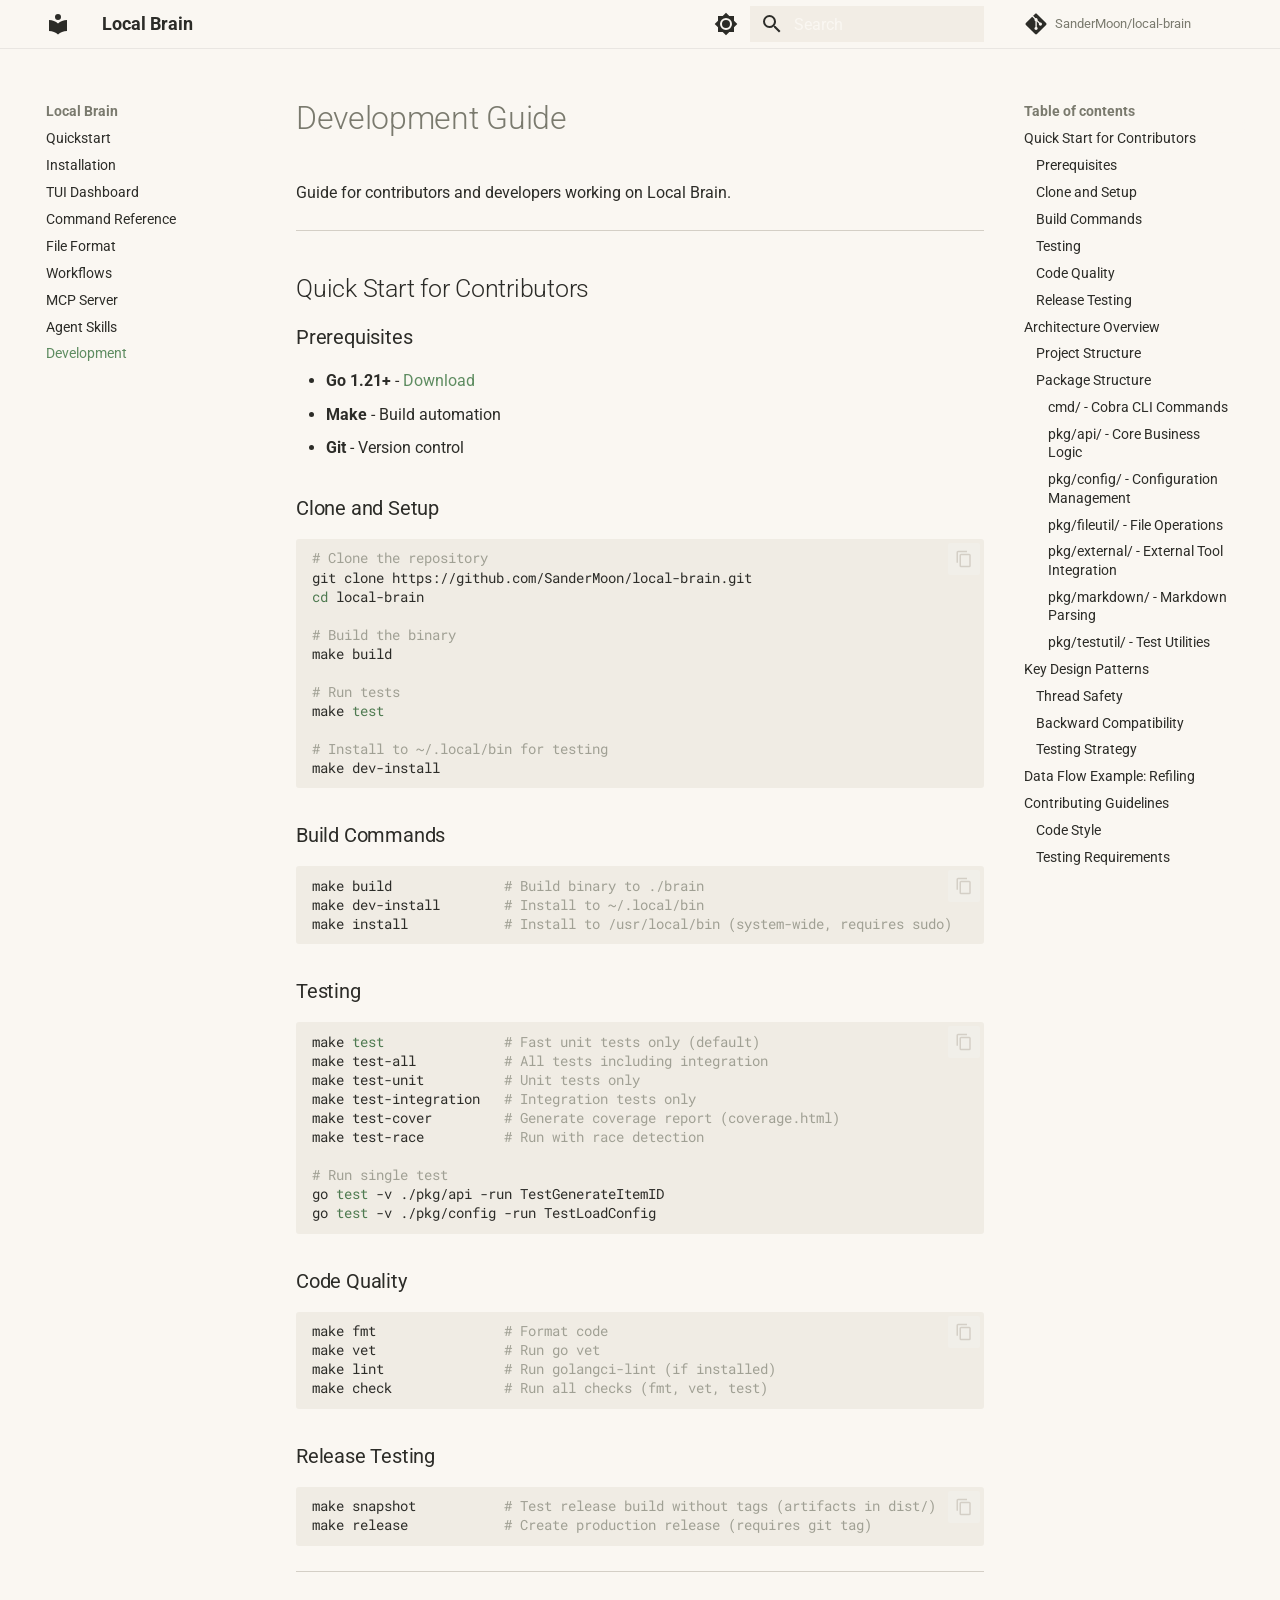
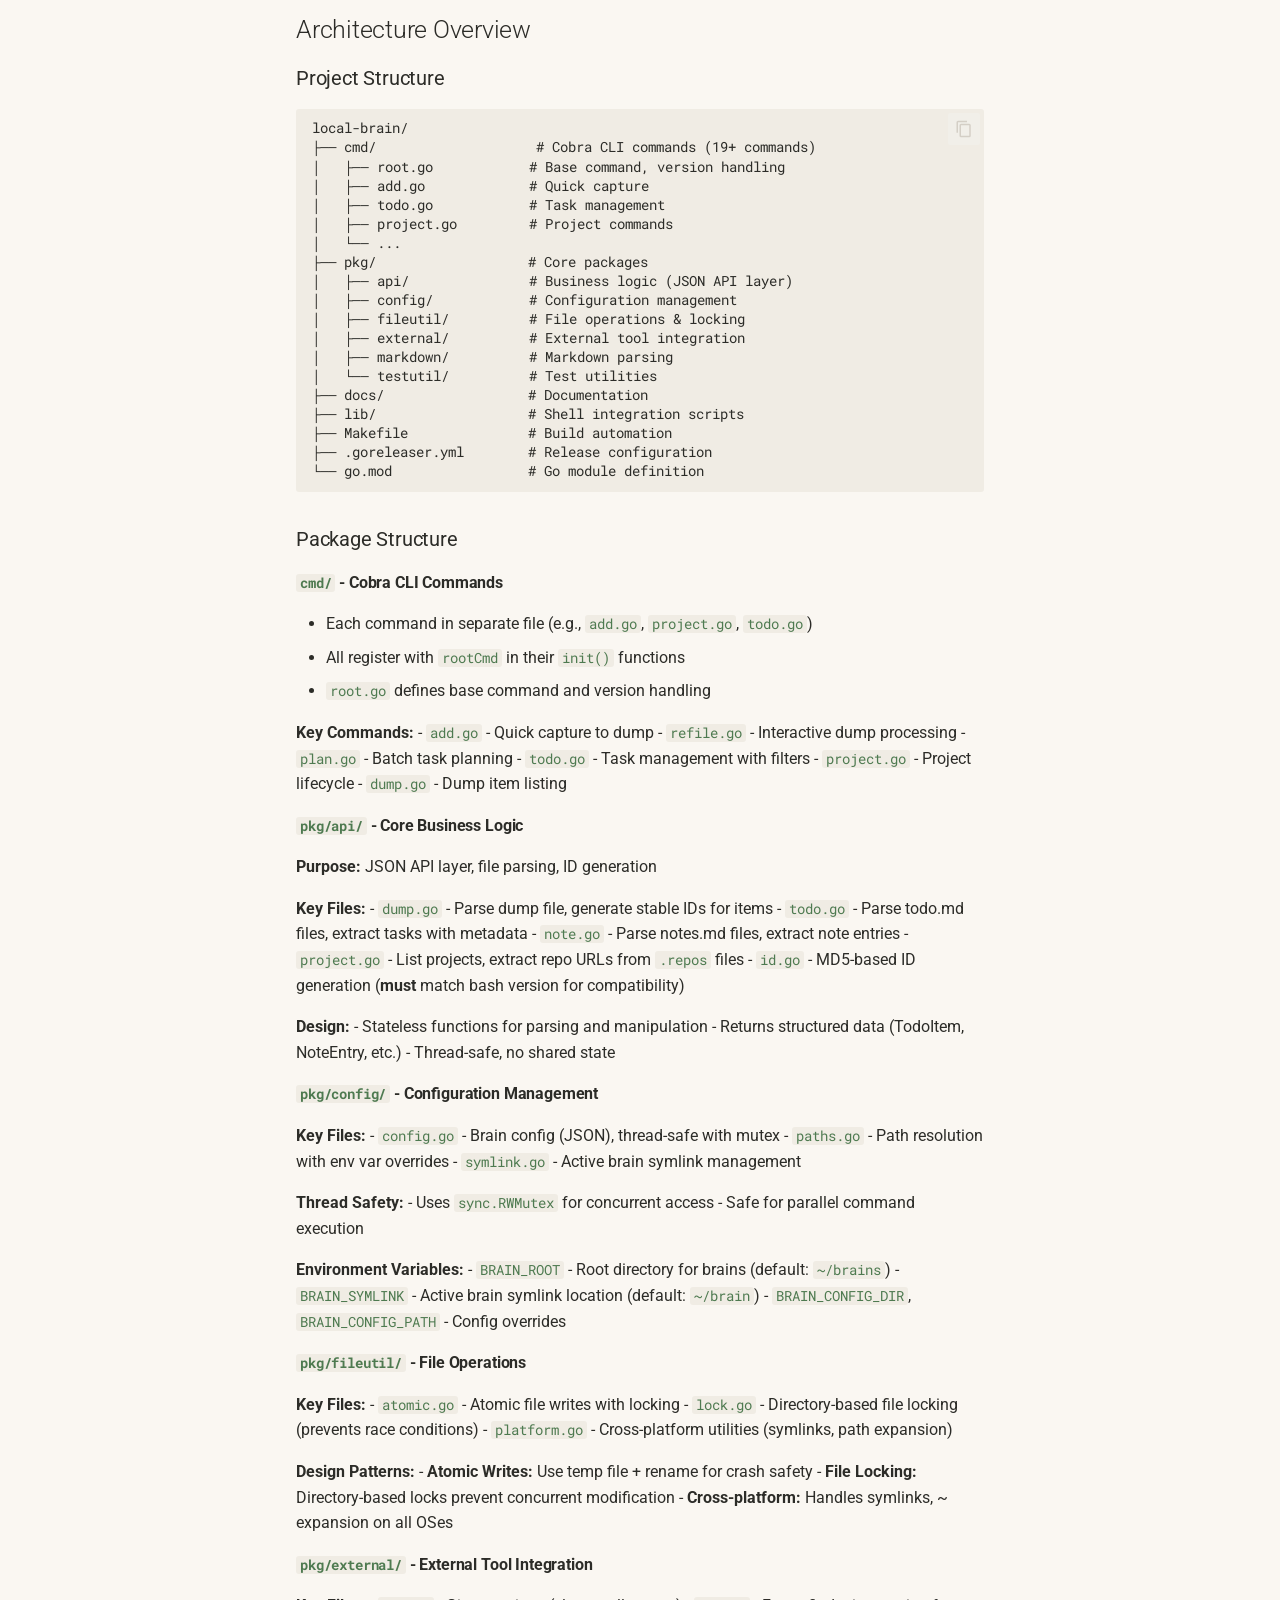
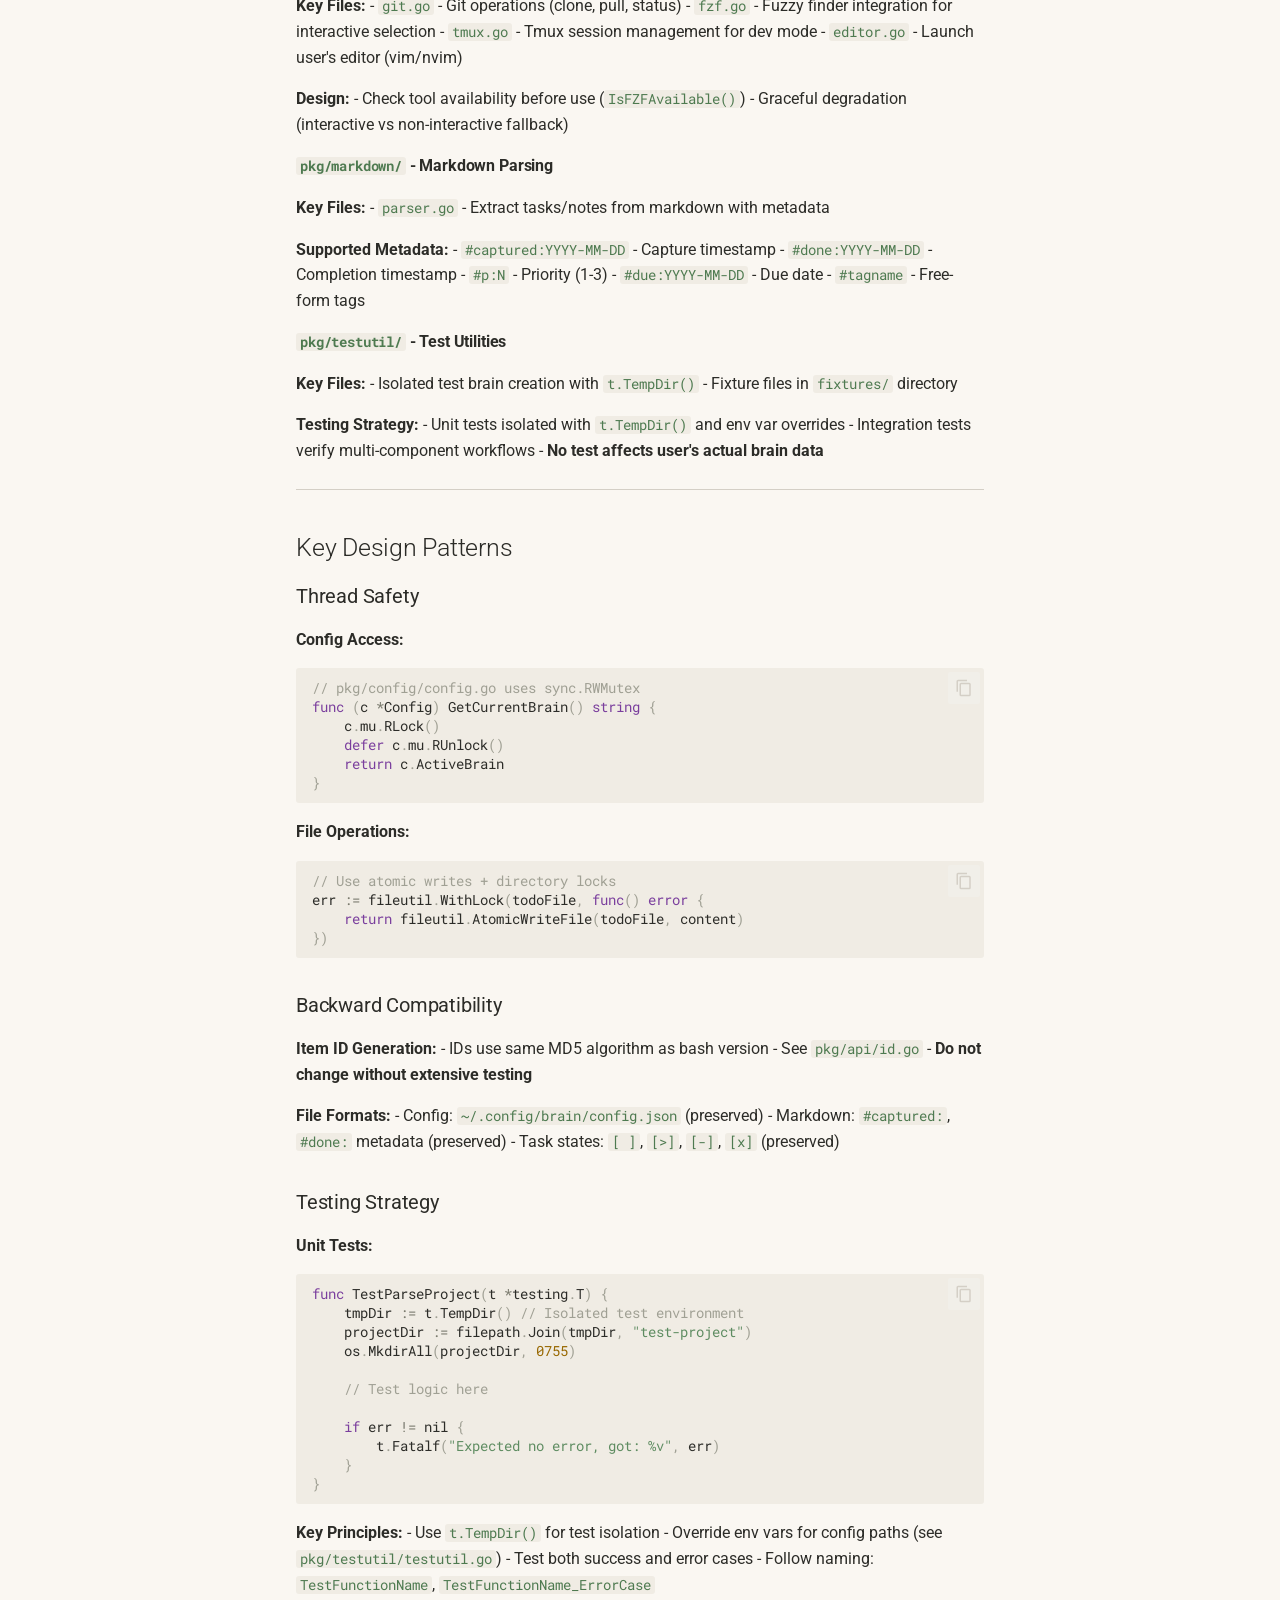
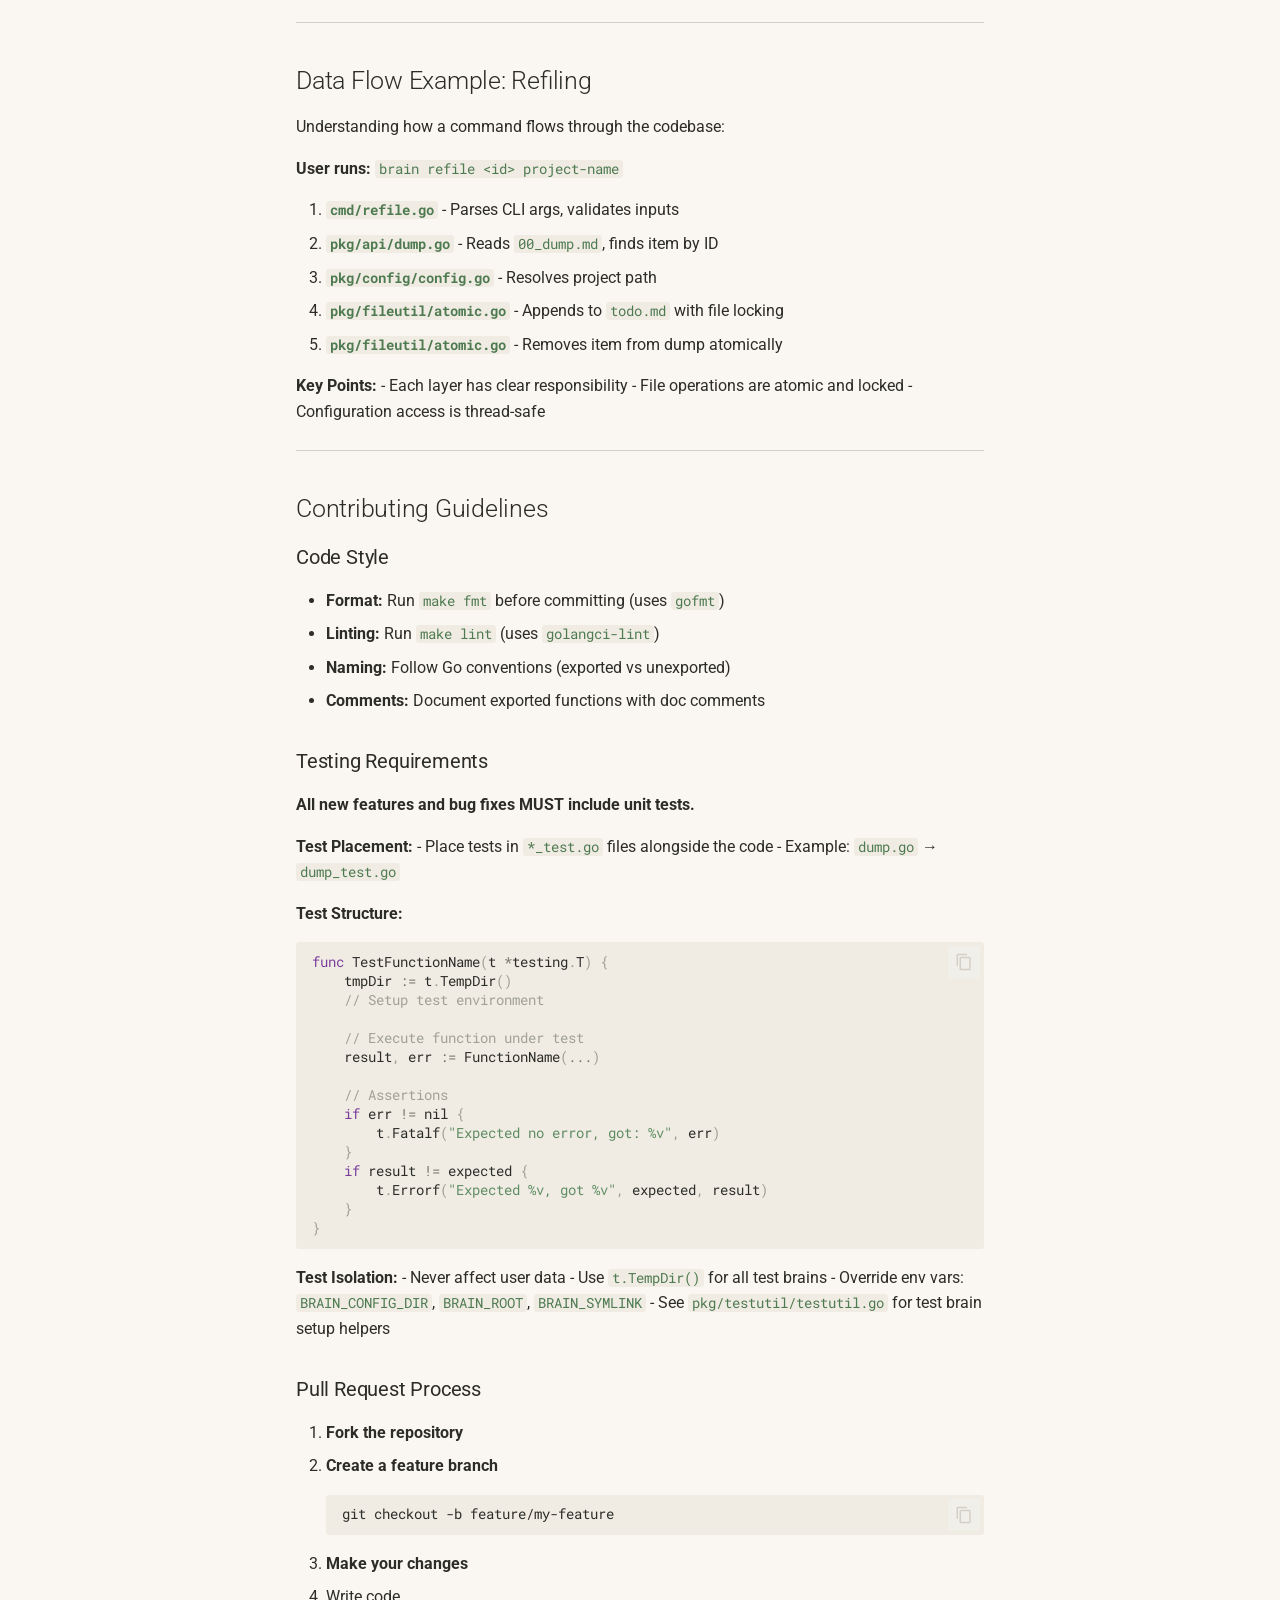
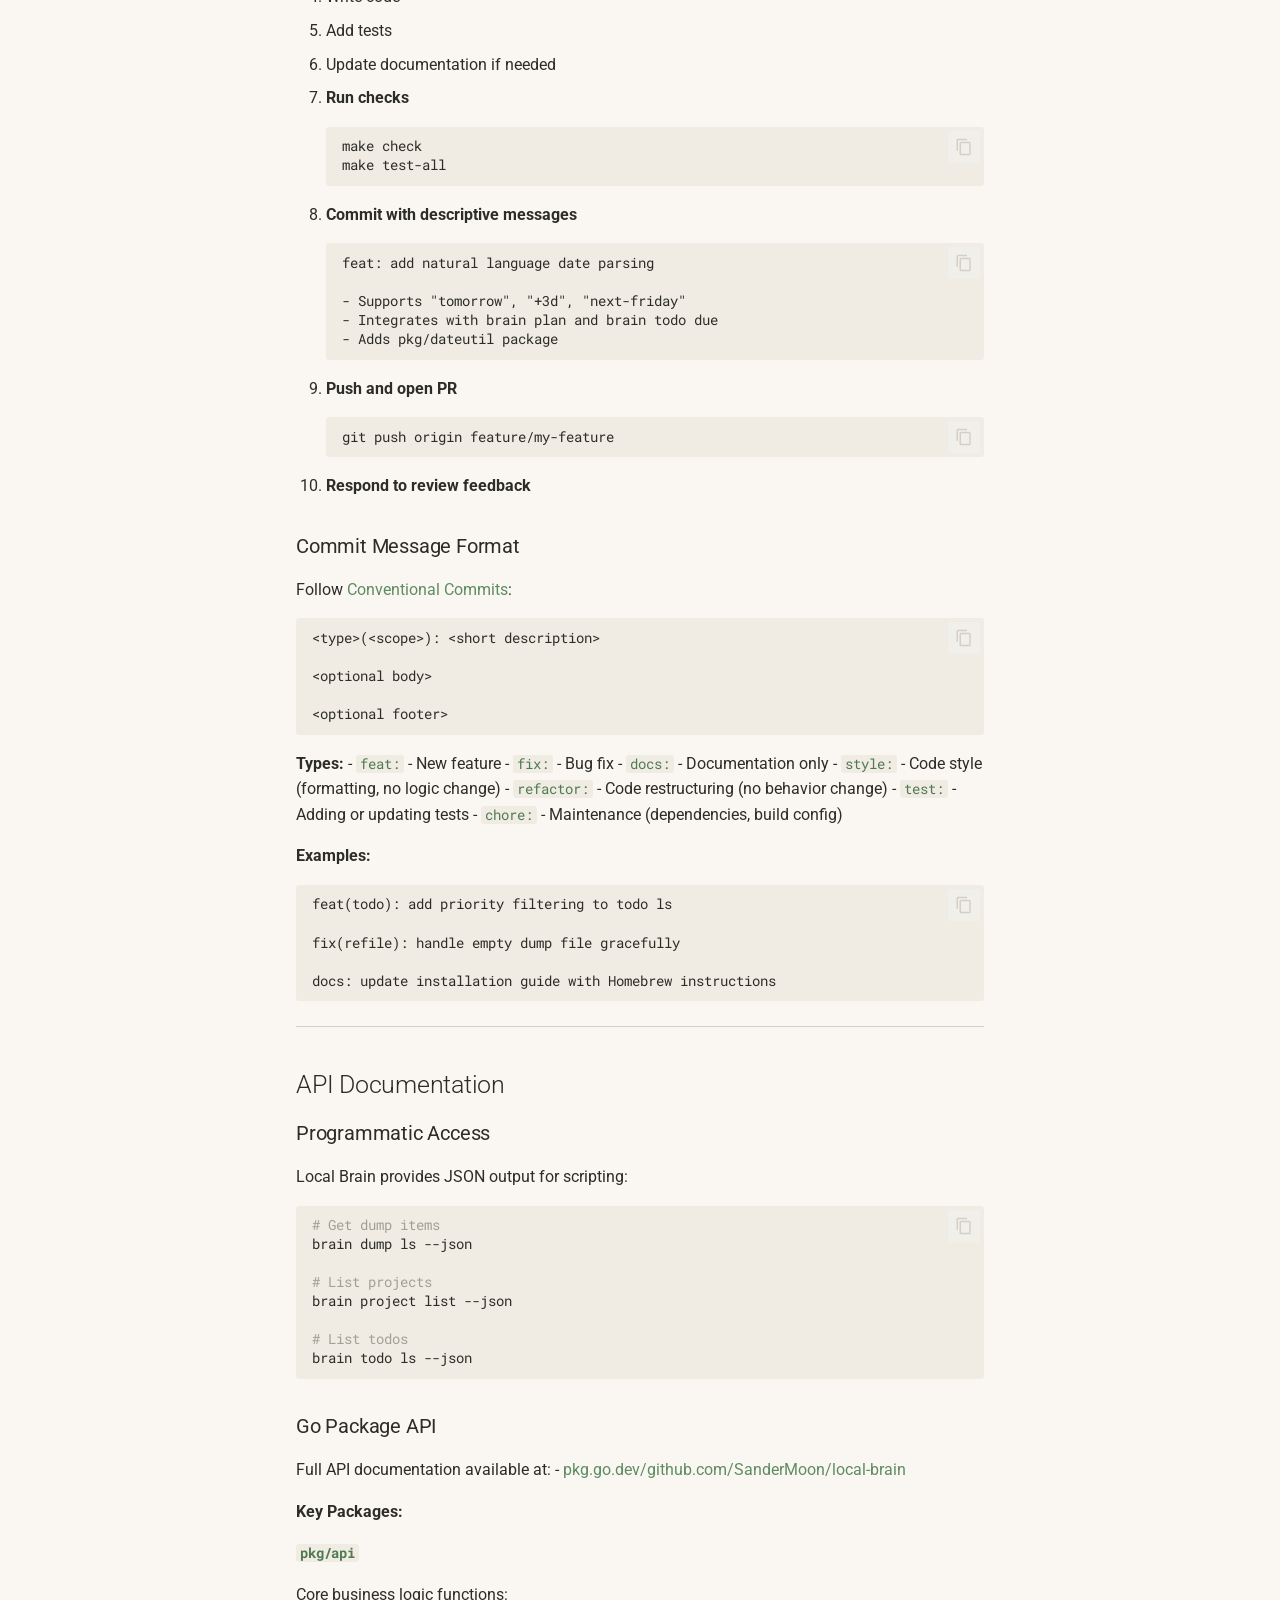
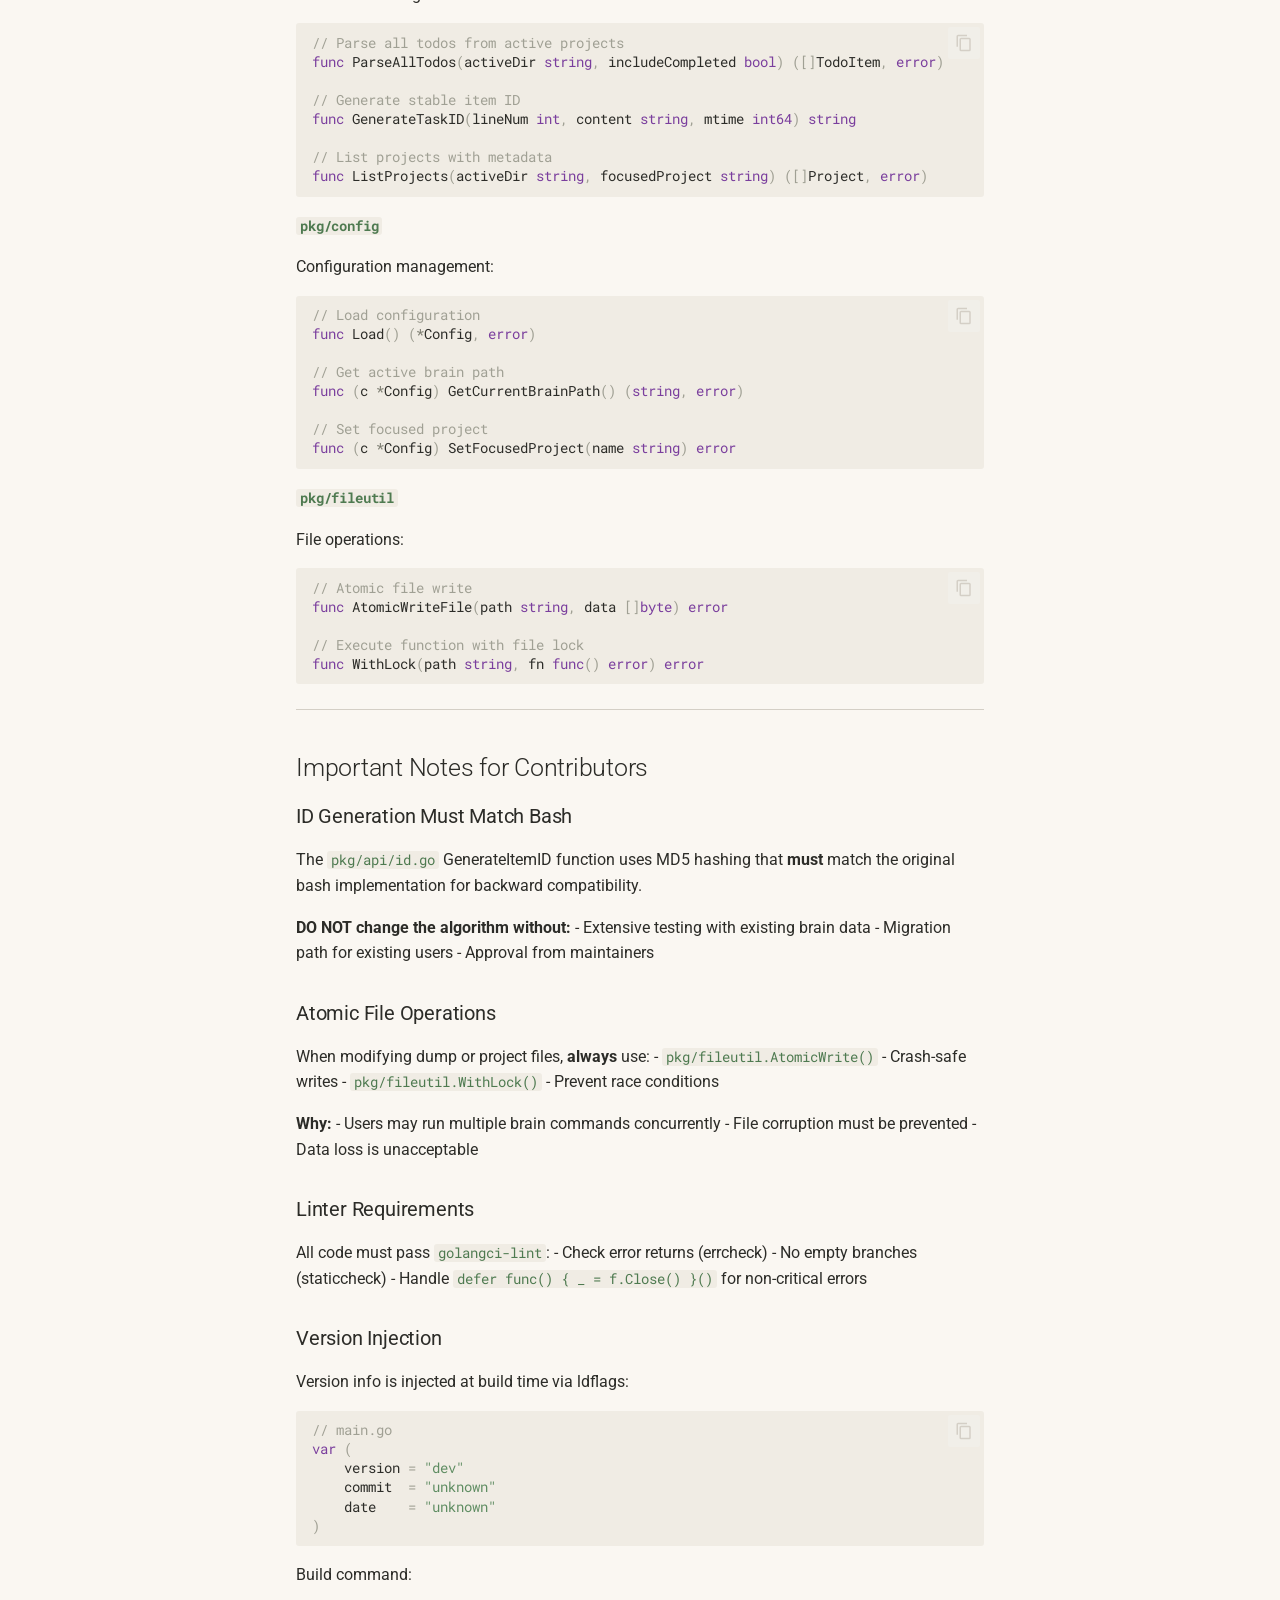
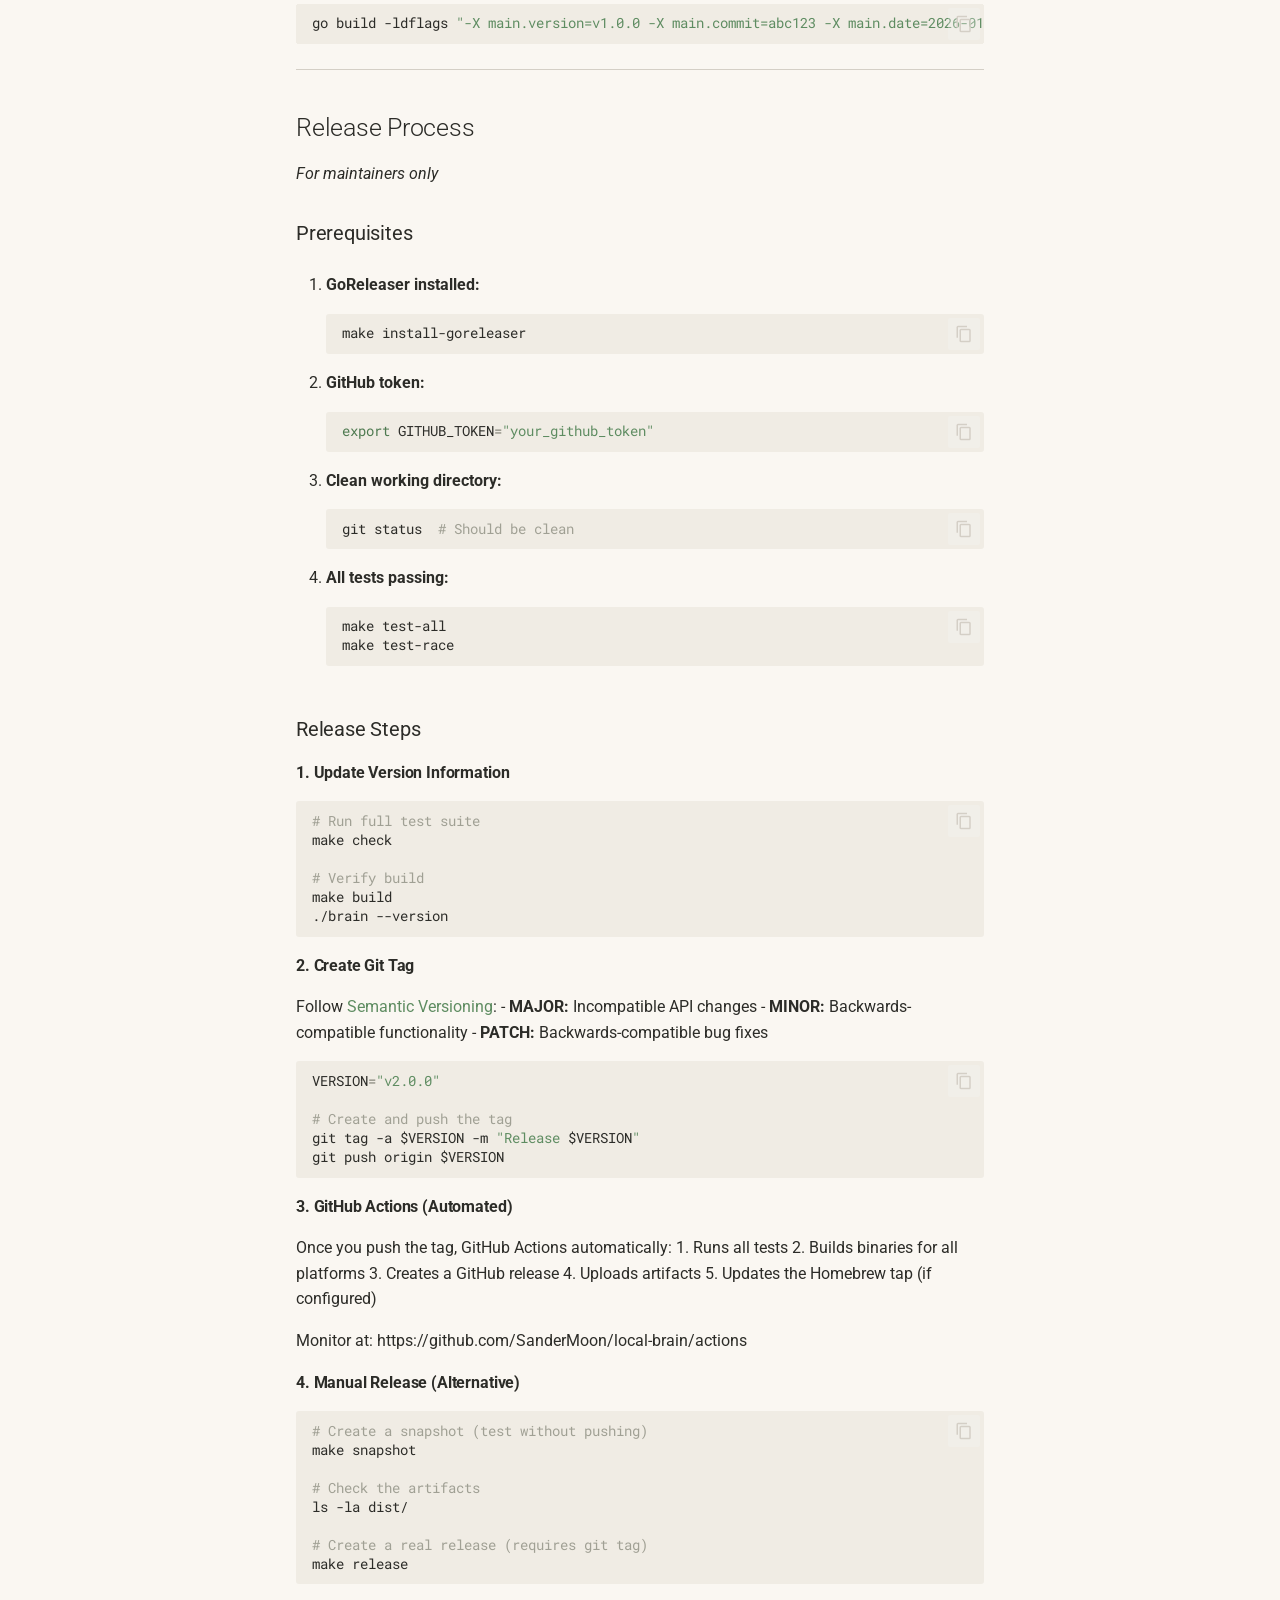
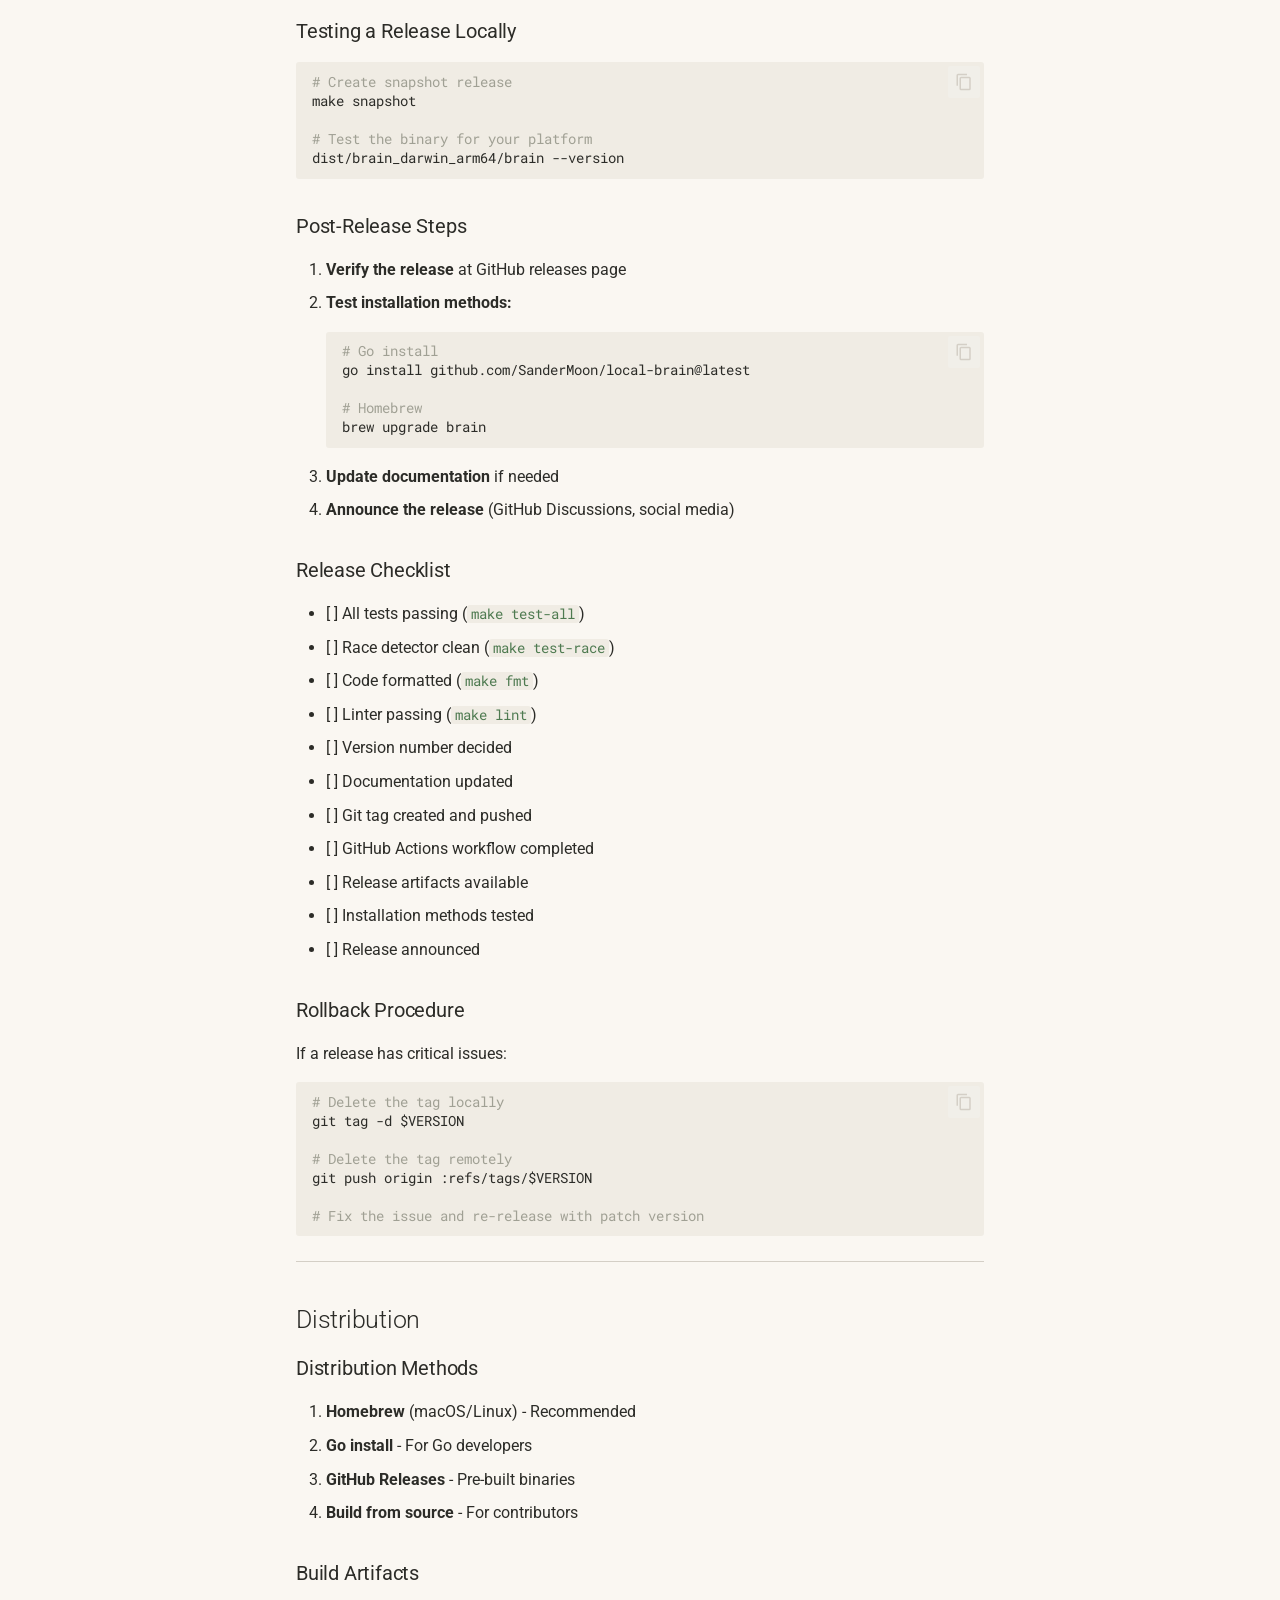
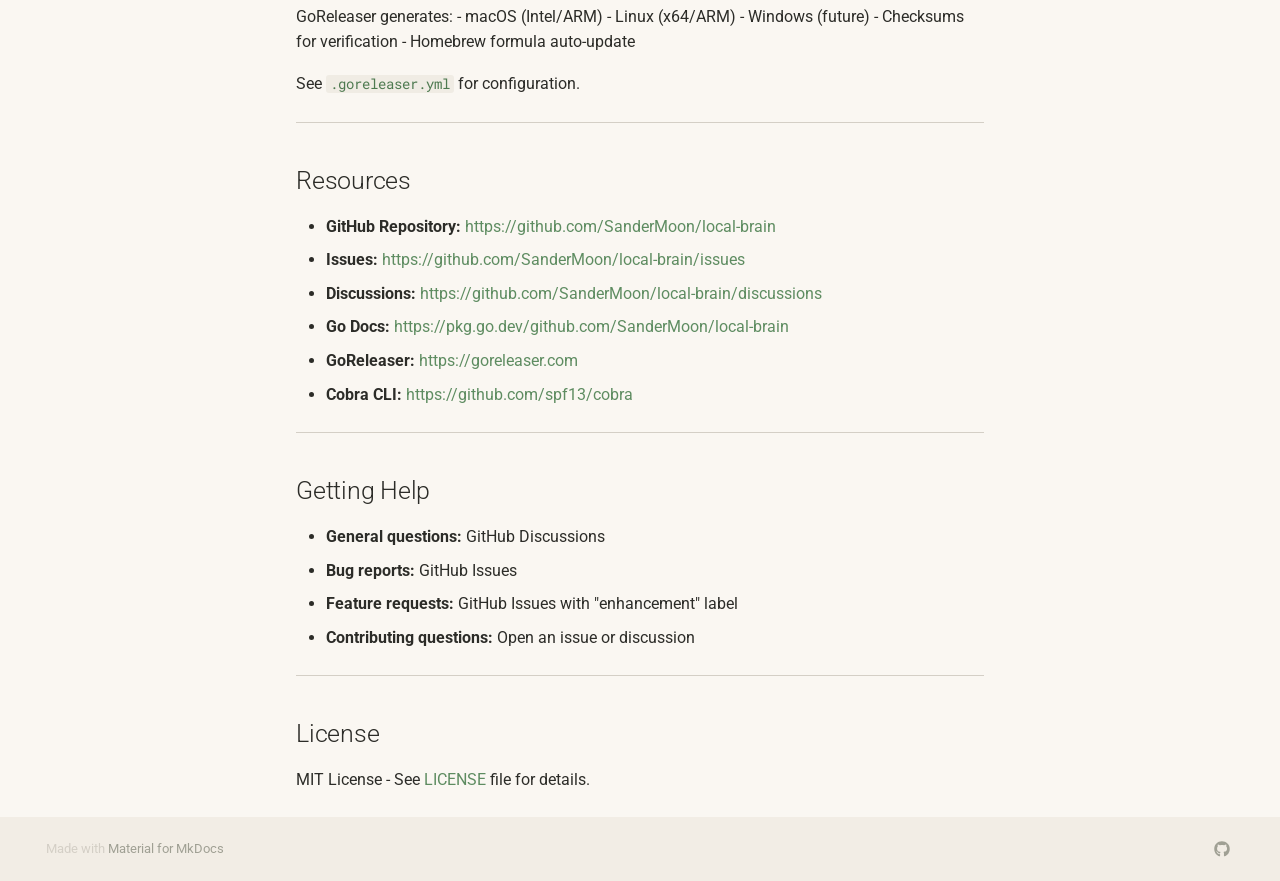
<file: development/index.html>
<!doctype html>
<html lang="en" class="no-js">
  <head>
    
      <meta charset="utf-8">
      <meta name="viewport" content="width=device-width,initial-scale=1">
      
        <meta name="description" content="Plain markdown files. Full project management. Managed by AI, or by you.">
      
      
      
        <link rel="canonical" href="https://sandermoon.github.io/local-brain/development/">
      
      
        <link rel="prev" href="../skills/">
      
      
      
        
      
      
      <link rel="icon" href="../assets/images/favicon.png">
      <meta name="generator" content="mkdocs-1.6.1, mkdocs-material-9.7.6">
    
    
      
        <title>Development - Local Brain</title>
      
    
    
      <link rel="stylesheet" href="../assets/stylesheets/main.484c7ddc.min.css">
      
        
        <link rel="stylesheet" href="../assets/stylesheets/palette.ab4e12ef.min.css">
      
      


    
    
      
    
    
      
        
        
        <link rel="preconnect" href="https://fonts.gstatic.com" crossorigin>
        <link rel="stylesheet" href="https://fonts.googleapis.com/css?family=Roboto:300,300i,400,400i,700,700i%7CRoboto+Mono:400,400i,700,700i&display=fallback">
        <style>:root{--md-text-font:"Roboto";--md-code-font:"Roboto Mono"}</style>
      
    
    
      <link rel="stylesheet" href="../stylesheets/terminal-sage.css">
    
    <script>__md_scope=new URL("..",location),__md_hash=e=>[...e].reduce(((e,_)=>(e<<5)-e+_.charCodeAt(0)),0),__md_get=(e,_=localStorage,t=__md_scope)=>JSON.parse(_.getItem(t.pathname+"."+e)),__md_set=(e,_,t=localStorage,a=__md_scope)=>{try{t.setItem(a.pathname+"."+e,JSON.stringify(_))}catch(e){}}</script>
    
      

    
    
  </head>
  
  
    
    
      
    
    
    
    
    <body dir="ltr" data-md-color-scheme="default" data-md-color-primary="custom" data-md-color-accent="custom">
  
    
    <input class="md-toggle" data-md-toggle="drawer" type="checkbox" id="__drawer" autocomplete="off">
    <input class="md-toggle" data-md-toggle="search" type="checkbox" id="__search" autocomplete="off">
    <label class="md-overlay" for="__drawer"></label>
    <div data-md-component="skip">
      
        
        <a href="#development-guide" class="md-skip">
          Skip to content
        </a>
      
    </div>
    <div data-md-component="announce">
      
    </div>
    
    
      

  

<header class="md-header md-header--shadow" data-md-component="header">
  <nav class="md-header__inner md-grid" aria-label="Header">
    <a href=".." title="Local Brain" class="md-header__button md-logo" aria-label="Local Brain" data-md-component="logo">
      
  
  <svg xmlns="http://www.w3.org/2000/svg" viewBox="0 0 24 24"><path d="M12 8a3 3 0 0 0 3-3 3 3 0 0 0-3-3 3 3 0 0 0-3 3 3 3 0 0 0 3 3m0 3.54C9.64 9.35 6.5 8 3 8v11c3.5 0 6.64 1.35 9 3.54 2.36-2.19 5.5-3.54 9-3.54V8c-3.5 0-6.64 1.35-9 3.54"/></svg>

    </a>
    <label class="md-header__button md-icon" for="__drawer">
      
      <svg xmlns="http://www.w3.org/2000/svg" viewBox="0 0 24 24"><path d="M3 6h18v2H3zm0 5h18v2H3zm0 5h18v2H3z"/></svg>
    </label>
    <div class="md-header__title" data-md-component="header-title">
      <div class="md-header__ellipsis">
        <div class="md-header__topic">
          <span class="md-ellipsis">
            Local Brain
          </span>
        </div>
        <div class="md-header__topic" data-md-component="header-topic">
          <span class="md-ellipsis">
            
              Development
            
          </span>
        </div>
      </div>
    </div>
    
      
        <form class="md-header__option" data-md-component="palette">
  
    
    
    
    <input class="md-option" data-md-color-media="(prefers-color-scheme: light)" data-md-color-scheme="default" data-md-color-primary="custom" data-md-color-accent="custom"  aria-label="Switch to dark mode"  type="radio" name="__palette" id="__palette_0">
    
      <label class="md-header__button md-icon" title="Switch to dark mode" for="__palette_1" hidden>
        <svg xmlns="http://www.w3.org/2000/svg" viewBox="0 0 24 24"><path d="M12 8a4 4 0 0 0-4 4 4 4 0 0 0 4 4 4 4 0 0 0 4-4 4 4 0 0 0-4-4m0 10a6 6 0 0 1-6-6 6 6 0 0 1 6-6 6 6 0 0 1 6 6 6 6 0 0 1-6 6m8-9.31V4h-4.69L12 .69 8.69 4H4v4.69L.69 12 4 15.31V20h4.69L12 23.31 15.31 20H20v-4.69L23.31 12z"/></svg>
      </label>
    
  
    
    
    
    <input class="md-option" data-md-color-media="(prefers-color-scheme: dark)" data-md-color-scheme="slate" data-md-color-primary="custom" data-md-color-accent="custom"  aria-label="Switch to light mode"  type="radio" name="__palette" id="__palette_1">
    
      <label class="md-header__button md-icon" title="Switch to light mode" for="__palette_0" hidden>
        <svg xmlns="http://www.w3.org/2000/svg" viewBox="0 0 24 24"><path d="M12 18c-.89 0-1.74-.2-2.5-.55C11.56 16.5 13 14.42 13 12s-1.44-4.5-3.5-5.45C10.26 6.2 11.11 6 12 6a6 6 0 0 1 6 6 6 6 0 0 1-6 6m8-9.31V4h-4.69L12 .69 8.69 4H4v4.69L.69 12 4 15.31V20h4.69L12 23.31 15.31 20H20v-4.69L23.31 12z"/></svg>
      </label>
    
  
</form>
      
    
    
      <script>var palette=__md_get("__palette");if(palette&&palette.color){if("(prefers-color-scheme)"===palette.color.media){var media=matchMedia("(prefers-color-scheme: light)"),input=document.querySelector(media.matches?"[data-md-color-media='(prefers-color-scheme: light)']":"[data-md-color-media='(prefers-color-scheme: dark)']");palette.color.media=input.getAttribute("data-md-color-media"),palette.color.scheme=input.getAttribute("data-md-color-scheme"),palette.color.primary=input.getAttribute("data-md-color-primary"),palette.color.accent=input.getAttribute("data-md-color-accent")}for(var[key,value]of Object.entries(palette.color))document.body.setAttribute("data-md-color-"+key,value)}</script>
    
    
    
      
      
        <label class="md-header__button md-icon" for="__search">
          
          <svg xmlns="http://www.w3.org/2000/svg" viewBox="0 0 24 24"><path d="M9.5 3A6.5 6.5 0 0 1 16 9.5c0 1.61-.59 3.09-1.56 4.23l.27.27h.79l5 5-1.5 1.5-5-5v-.79l-.27-.27A6.52 6.52 0 0 1 9.5 16 6.5 6.5 0 0 1 3 9.5 6.5 6.5 0 0 1 9.5 3m0 2C7 5 5 7 5 9.5S7 14 9.5 14 14 12 14 9.5 12 5 9.5 5"/></svg>
        </label>
        <div class="md-search" data-md-component="search" role="dialog">
  <label class="md-search__overlay" for="__search"></label>
  <div class="md-search__inner" role="search">
    <form class="md-search__form" name="search">
      <input type="text" class="md-search__input" name="query" aria-label="Search" placeholder="Search" autocapitalize="off" autocorrect="off" autocomplete="off" spellcheck="false" data-md-component="search-query" required>
      <label class="md-search__icon md-icon" for="__search">
        
        <svg xmlns="http://www.w3.org/2000/svg" viewBox="0 0 24 24"><path d="M9.5 3A6.5 6.5 0 0 1 16 9.5c0 1.61-.59 3.09-1.56 4.23l.27.27h.79l5 5-1.5 1.5-5-5v-.79l-.27-.27A6.52 6.52 0 0 1 9.5 16 6.5 6.5 0 0 1 3 9.5 6.5 6.5 0 0 1 9.5 3m0 2C7 5 5 7 5 9.5S7 14 9.5 14 14 12 14 9.5 12 5 9.5 5"/></svg>
        
        <svg xmlns="http://www.w3.org/2000/svg" viewBox="0 0 24 24"><path d="M20 11v2H8l5.5 5.5-1.42 1.42L4.16 12l7.92-7.92L13.5 5.5 8 11z"/></svg>
      </label>
      <nav class="md-search__options" aria-label="Search">
        
        <button type="reset" class="md-search__icon md-icon" title="Clear" aria-label="Clear" tabindex="-1">
          
          <svg xmlns="http://www.w3.org/2000/svg" viewBox="0 0 24 24"><path d="M19 6.41 17.59 5 12 10.59 6.41 5 5 6.41 10.59 12 5 17.59 6.41 19 12 13.41 17.59 19 19 17.59 13.41 12z"/></svg>
        </button>
      </nav>
      
        <div class="md-search__suggest" data-md-component="search-suggest"></div>
      
    </form>
    <div class="md-search__output">
      <div class="md-search__scrollwrap" tabindex="0" data-md-scrollfix>
        <div class="md-search-result" data-md-component="search-result">
          <div class="md-search-result__meta">
            Initializing search
          </div>
          <ol class="md-search-result__list" role="presentation"></ol>
        </div>
      </div>
    </div>
  </div>
</div>
      
    
    
      <div class="md-header__source">
        <a href="https://github.com/SanderMoon/local-brain" title="Go to repository" class="md-source" data-md-component="source">
  <div class="md-source__icon md-icon">
    
    <svg xmlns="http://www.w3.org/2000/svg" viewBox="0 0 448 512"><!--! Font Awesome Free 7.1.0 by @fontawesome - https://fontawesome.com License - https://fontawesome.com/license/free (Icons: CC BY 4.0, Fonts: SIL OFL 1.1, Code: MIT License) Copyright 2025 Fonticons, Inc.--><path d="M439.6 236.1 244 40.5c-5.4-5.5-12.8-8.5-20.4-8.5s-15 3-20.4 8.4L162.5 81l51.5 51.5c27.1-9.1 52.7 16.8 43.4 43.7l49.7 49.7c34.2-11.8 61.2 31 35.5 56.7-26.5 26.5-70.2-2.9-56-37.3L240.3 199v121.9c25.3 12.5 22.3 41.8 9.1 55-6.4 6.4-15.2 10.1-24.3 10.1s-17.8-3.6-24.3-10.1c-17.6-17.6-11.1-46.9 11.2-56v-123c-20.8-8.5-24.6-30.7-18.6-45L142.6 101 8.5 235.1C3 240.6 0 247.9 0 255.5s3 15 8.5 20.4l195.6 195.7c5.4 5.4 12.7 8.4 20.4 8.4s15-3 20.4-8.4l194.7-194.7c5.4-5.4 8.4-12.8 8.4-20.4s-3-15-8.4-20.4"/></svg>
  </div>
  <div class="md-source__repository">
    SanderMoon/local-brain
  </div>
</a>
      </div>
    
  </nav>
  
</header>
    
    <div class="md-container" data-md-component="container">
      
      
        
          
        
      
      <main class="md-main" data-md-component="main">
        <div class="md-main__inner md-grid">
          
            
              
              <div class="md-sidebar md-sidebar--primary" data-md-component="sidebar" data-md-type="navigation" >
                <div class="md-sidebar__scrollwrap">
                  <div class="md-sidebar__inner">
                    



<nav class="md-nav md-nav--primary" aria-label="Navigation" data-md-level="0">
  <label class="md-nav__title" for="__drawer">
    <a href=".." title="Local Brain" class="md-nav__button md-logo" aria-label="Local Brain" data-md-component="logo">
      
  
  <svg xmlns="http://www.w3.org/2000/svg" viewBox="0 0 24 24"><path d="M12 8a3 3 0 0 0 3-3 3 3 0 0 0-3-3 3 3 0 0 0-3 3 3 3 0 0 0 3 3m0 3.54C9.64 9.35 6.5 8 3 8v11c3.5 0 6.64 1.35 9 3.54 2.36-2.19 5.5-3.54 9-3.54V8c-3.5 0-6.64 1.35-9 3.54"/></svg>

    </a>
    Local Brain
  </label>
  
    <div class="md-nav__source">
      <a href="https://github.com/SanderMoon/local-brain" title="Go to repository" class="md-source" data-md-component="source">
  <div class="md-source__icon md-icon">
    
    <svg xmlns="http://www.w3.org/2000/svg" viewBox="0 0 448 512"><!--! Font Awesome Free 7.1.0 by @fontawesome - https://fontawesome.com License - https://fontawesome.com/license/free (Icons: CC BY 4.0, Fonts: SIL OFL 1.1, Code: MIT License) Copyright 2025 Fonticons, Inc.--><path d="M439.6 236.1 244 40.5c-5.4-5.5-12.8-8.5-20.4-8.5s-15 3-20.4 8.4L162.5 81l51.5 51.5c27.1-9.1 52.7 16.8 43.4 43.7l49.7 49.7c34.2-11.8 61.2 31 35.5 56.7-26.5 26.5-70.2-2.9-56-37.3L240.3 199v121.9c25.3 12.5 22.3 41.8 9.1 55-6.4 6.4-15.2 10.1-24.3 10.1s-17.8-3.6-24.3-10.1c-17.6-17.6-11.1-46.9 11.2-56v-123c-20.8-8.5-24.6-30.7-18.6-45L142.6 101 8.5 235.1C3 240.6 0 247.9 0 255.5s3 15 8.5 20.4l195.6 195.7c5.4 5.4 12.7 8.4 20.4 8.4s15-3 20.4-8.4l194.7-194.7c5.4-5.4 8.4-12.8 8.4-20.4s-3-15-8.4-20.4"/></svg>
  </div>
  <div class="md-source__repository">
    SanderMoon/local-brain
  </div>
</a>
    </div>
  
  <ul class="md-nav__list" data-md-scrollfix>
    
      
      
  
  
  
  
    <li class="md-nav__item">
      <a href=".." class="md-nav__link">
        
  
  
  <span class="md-ellipsis">
    
  
    Quickstart
  

    
  </span>
  
  

      </a>
    </li>
  

    
      
      
  
  
  
  
    <li class="md-nav__item">
      <a href="../installation/" class="md-nav__link">
        
  
  
  <span class="md-ellipsis">
    
  
    Installation
  

    
  </span>
  
  

      </a>
    </li>
  

    
      
      
  
  
  
  
    <li class="md-nav__item">
      <a href="../tui/" class="md-nav__link">
        
  
  
  <span class="md-ellipsis">
    
  
    TUI Dashboard
  

    
  </span>
  
  

      </a>
    </li>
  

    
      
      
  
  
  
  
    <li class="md-nav__item">
      <a href="../commands/" class="md-nav__link">
        
  
  
  <span class="md-ellipsis">
    
  
    Command Reference
  

    
  </span>
  
  

      </a>
    </li>
  

    
      
      
  
  
  
  
    <li class="md-nav__item">
      <a href="../file-format/" class="md-nav__link">
        
  
  
  <span class="md-ellipsis">
    
  
    File Format
  

    
  </span>
  
  

      </a>
    </li>
  

    
      
      
  
  
  
  
    <li class="md-nav__item">
      <a href="../workflows/" class="md-nav__link">
        
  
  
  <span class="md-ellipsis">
    
  
    Workflows
  

    
  </span>
  
  

      </a>
    </li>
  

    
      
      
  
  
  
  
    <li class="md-nav__item">
      <a href="../mcp-server/" class="md-nav__link">
        
  
  
  <span class="md-ellipsis">
    
  
    MCP Server
  

    
  </span>
  
  

      </a>
    </li>
  

    
      
      
  
  
  
  
    <li class="md-nav__item">
      <a href="../skills/" class="md-nav__link">
        
  
  
  <span class="md-ellipsis">
    
  
    Agent Skills
  

    
  </span>
  
  

      </a>
    </li>
  

    
      
      
  
  
    
  
  
  
    <li class="md-nav__item md-nav__item--active">
      
      <input class="md-nav__toggle md-toggle" type="checkbox" id="__toc">
      
      
        
      
      
        <label class="md-nav__link md-nav__link--active" for="__toc">
          
  
  
  <span class="md-ellipsis">
    
  
    Development
  

    
  </span>
  
  

          <span class="md-nav__icon md-icon"></span>
        </label>
      
      <a href="./" class="md-nav__link md-nav__link--active">
        
  
  
  <span class="md-ellipsis">
    
  
    Development
  

    
  </span>
  
  

      </a>
      
        

<nav class="md-nav md-nav--secondary" aria-label="Table of contents">
  
  
  
    
  
  
    <label class="md-nav__title" for="__toc">
      <span class="md-nav__icon md-icon"></span>
      Table of contents
    </label>
    <ul class="md-nav__list" data-md-component="toc" data-md-scrollfix>
      
        <li class="md-nav__item">
  <a href="#quick-start-for-contributors" class="md-nav__link">
    <span class="md-ellipsis">
      
        Quick Start for Contributors
      
    </span>
  </a>
  
    <nav class="md-nav" aria-label="Quick Start for Contributors">
      <ul class="md-nav__list">
        
          <li class="md-nav__item">
  <a href="#prerequisites" class="md-nav__link">
    <span class="md-ellipsis">
      
        Prerequisites
      
    </span>
  </a>
  
</li>
        
          <li class="md-nav__item">
  <a href="#clone-and-setup" class="md-nav__link">
    <span class="md-ellipsis">
      
        Clone and Setup
      
    </span>
  </a>
  
</li>
        
          <li class="md-nav__item">
  <a href="#build-commands" class="md-nav__link">
    <span class="md-ellipsis">
      
        Build Commands
      
    </span>
  </a>
  
</li>
        
          <li class="md-nav__item">
  <a href="#testing" class="md-nav__link">
    <span class="md-ellipsis">
      
        Testing
      
    </span>
  </a>
  
</li>
        
          <li class="md-nav__item">
  <a href="#code-quality" class="md-nav__link">
    <span class="md-ellipsis">
      
        Code Quality
      
    </span>
  </a>
  
</li>
        
          <li class="md-nav__item">
  <a href="#release-testing" class="md-nav__link">
    <span class="md-ellipsis">
      
        Release Testing
      
    </span>
  </a>
  
</li>
        
      </ul>
    </nav>
  
</li>
      
        <li class="md-nav__item">
  <a href="#architecture-overview" class="md-nav__link">
    <span class="md-ellipsis">
      
        Architecture Overview
      
    </span>
  </a>
  
    <nav class="md-nav" aria-label="Architecture Overview">
      <ul class="md-nav__list">
        
          <li class="md-nav__item">
  <a href="#project-structure" class="md-nav__link">
    <span class="md-ellipsis">
      
        Project Structure
      
    </span>
  </a>
  
</li>
        
          <li class="md-nav__item">
  <a href="#package-structure" class="md-nav__link">
    <span class="md-ellipsis">
      
        Package Structure
      
    </span>
  </a>
  
    <nav class="md-nav" aria-label="Package Structure">
      <ul class="md-nav__list">
        
          <li class="md-nav__item">
  <a href="#cmd-cobra-cli-commands" class="md-nav__link">
    <span class="md-ellipsis">
      
        cmd/ - Cobra CLI Commands
      
    </span>
  </a>
  
</li>
        
          <li class="md-nav__item">
  <a href="#pkgapi-core-business-logic" class="md-nav__link">
    <span class="md-ellipsis">
      
        pkg/api/ - Core Business Logic
      
    </span>
  </a>
  
</li>
        
          <li class="md-nav__item">
  <a href="#pkgconfig-configuration-management" class="md-nav__link">
    <span class="md-ellipsis">
      
        pkg/config/ - Configuration Management
      
    </span>
  </a>
  
</li>
        
          <li class="md-nav__item">
  <a href="#pkgfileutil-file-operations" class="md-nav__link">
    <span class="md-ellipsis">
      
        pkg/fileutil/ - File Operations
      
    </span>
  </a>
  
</li>
        
          <li class="md-nav__item">
  <a href="#pkgexternal-external-tool-integration" class="md-nav__link">
    <span class="md-ellipsis">
      
        pkg/external/ - External Tool Integration
      
    </span>
  </a>
  
</li>
        
          <li class="md-nav__item">
  <a href="#pkgmarkdown-markdown-parsing" class="md-nav__link">
    <span class="md-ellipsis">
      
        pkg/markdown/ - Markdown Parsing
      
    </span>
  </a>
  
</li>
        
          <li class="md-nav__item">
  <a href="#pkgtestutil-test-utilities" class="md-nav__link">
    <span class="md-ellipsis">
      
        pkg/testutil/ - Test Utilities
      
    </span>
  </a>
  
</li>
        
      </ul>
    </nav>
  
</li>
        
      </ul>
    </nav>
  
</li>
      
        <li class="md-nav__item">
  <a href="#key-design-patterns" class="md-nav__link">
    <span class="md-ellipsis">
      
        Key Design Patterns
      
    </span>
  </a>
  
    <nav class="md-nav" aria-label="Key Design Patterns">
      <ul class="md-nav__list">
        
          <li class="md-nav__item">
  <a href="#thread-safety" class="md-nav__link">
    <span class="md-ellipsis">
      
        Thread Safety
      
    </span>
  </a>
  
</li>
        
          <li class="md-nav__item">
  <a href="#backward-compatibility" class="md-nav__link">
    <span class="md-ellipsis">
      
        Backward Compatibility
      
    </span>
  </a>
  
</li>
        
          <li class="md-nav__item">
  <a href="#testing-strategy" class="md-nav__link">
    <span class="md-ellipsis">
      
        Testing Strategy
      
    </span>
  </a>
  
</li>
        
      </ul>
    </nav>
  
</li>
      
        <li class="md-nav__item">
  <a href="#data-flow-example-refiling" class="md-nav__link">
    <span class="md-ellipsis">
      
        Data Flow Example: Refiling
      
    </span>
  </a>
  
</li>
      
        <li class="md-nav__item">
  <a href="#contributing-guidelines" class="md-nav__link">
    <span class="md-ellipsis">
      
        Contributing Guidelines
      
    </span>
  </a>
  
    <nav class="md-nav" aria-label="Contributing Guidelines">
      <ul class="md-nav__list">
        
          <li class="md-nav__item">
  <a href="#code-style" class="md-nav__link">
    <span class="md-ellipsis">
      
        Code Style
      
    </span>
  </a>
  
</li>
        
          <li class="md-nav__item">
  <a href="#testing-requirements" class="md-nav__link">
    <span class="md-ellipsis">
      
        Testing Requirements
      
    </span>
  </a>
  
</li>
        
          <li class="md-nav__item">
  <a href="#pull-request-process" class="md-nav__link">
    <span class="md-ellipsis">
      
        Pull Request Process
      
    </span>
  </a>
  
</li>
        
          <li class="md-nav__item">
  <a href="#commit-message-format" class="md-nav__link">
    <span class="md-ellipsis">
      
        Commit Message Format
      
    </span>
  </a>
  
</li>
        
      </ul>
    </nav>
  
</li>
      
        <li class="md-nav__item">
  <a href="#api-documentation" class="md-nav__link">
    <span class="md-ellipsis">
      
        API Documentation
      
    </span>
  </a>
  
    <nav class="md-nav" aria-label="API Documentation">
      <ul class="md-nav__list">
        
          <li class="md-nav__item">
  <a href="#programmatic-access" class="md-nav__link">
    <span class="md-ellipsis">
      
        Programmatic Access
      
    </span>
  </a>
  
</li>
        
          <li class="md-nav__item">
  <a href="#go-package-api" class="md-nav__link">
    <span class="md-ellipsis">
      
        Go Package API
      
    </span>
  </a>
  
    <nav class="md-nav" aria-label="Go Package API">
      <ul class="md-nav__list">
        
          <li class="md-nav__item">
  <a href="#pkgapi" class="md-nav__link">
    <span class="md-ellipsis">
      
        pkg/api
      
    </span>
  </a>
  
</li>
        
          <li class="md-nav__item">
  <a href="#pkgconfig" class="md-nav__link">
    <span class="md-ellipsis">
      
        pkg/config
      
    </span>
  </a>
  
</li>
        
          <li class="md-nav__item">
  <a href="#pkgfileutil" class="md-nav__link">
    <span class="md-ellipsis">
      
        pkg/fileutil
      
    </span>
  </a>
  
</li>
        
      </ul>
    </nav>
  
</li>
        
      </ul>
    </nav>
  
</li>
      
        <li class="md-nav__item">
  <a href="#important-notes-for-contributors" class="md-nav__link">
    <span class="md-ellipsis">
      
        Important Notes for Contributors
      
    </span>
  </a>
  
    <nav class="md-nav" aria-label="Important Notes for Contributors">
      <ul class="md-nav__list">
        
          <li class="md-nav__item">
  <a href="#id-generation-must-match-bash" class="md-nav__link">
    <span class="md-ellipsis">
      
        ID Generation Must Match Bash
      
    </span>
  </a>
  
</li>
        
          <li class="md-nav__item">
  <a href="#atomic-file-operations" class="md-nav__link">
    <span class="md-ellipsis">
      
        Atomic File Operations
      
    </span>
  </a>
  
</li>
        
          <li class="md-nav__item">
  <a href="#linter-requirements" class="md-nav__link">
    <span class="md-ellipsis">
      
        Linter Requirements
      
    </span>
  </a>
  
</li>
        
          <li class="md-nav__item">
  <a href="#version-injection" class="md-nav__link">
    <span class="md-ellipsis">
      
        Version Injection
      
    </span>
  </a>
  
</li>
        
      </ul>
    </nav>
  
</li>
      
        <li class="md-nav__item">
  <a href="#release-process" class="md-nav__link">
    <span class="md-ellipsis">
      
        Release Process
      
    </span>
  </a>
  
    <nav class="md-nav" aria-label="Release Process">
      <ul class="md-nav__list">
        
          <li class="md-nav__item">
  <a href="#prerequisites_1" class="md-nav__link">
    <span class="md-ellipsis">
      
        Prerequisites
      
    </span>
  </a>
  
</li>
        
          <li class="md-nav__item">
  <a href="#release-steps" class="md-nav__link">
    <span class="md-ellipsis">
      
        Release Steps
      
    </span>
  </a>
  
    <nav class="md-nav" aria-label="Release Steps">
      <ul class="md-nav__list">
        
          <li class="md-nav__item">
  <a href="#1-update-version-information" class="md-nav__link">
    <span class="md-ellipsis">
      
        1. Update Version Information
      
    </span>
  </a>
  
</li>
        
          <li class="md-nav__item">
  <a href="#2-create-git-tag" class="md-nav__link">
    <span class="md-ellipsis">
      
        2. Create Git Tag
      
    </span>
  </a>
  
</li>
        
          <li class="md-nav__item">
  <a href="#3-github-actions-automated" class="md-nav__link">
    <span class="md-ellipsis">
      
        3. GitHub Actions (Automated)
      
    </span>
  </a>
  
</li>
        
          <li class="md-nav__item">
  <a href="#4-manual-release-alternative" class="md-nav__link">
    <span class="md-ellipsis">
      
        4. Manual Release (Alternative)
      
    </span>
  </a>
  
</li>
        
      </ul>
    </nav>
  
</li>
        
          <li class="md-nav__item">
  <a href="#testing-a-release-locally" class="md-nav__link">
    <span class="md-ellipsis">
      
        Testing a Release Locally
      
    </span>
  </a>
  
</li>
        
          <li class="md-nav__item">
  <a href="#post-release-steps" class="md-nav__link">
    <span class="md-ellipsis">
      
        Post-Release Steps
      
    </span>
  </a>
  
</li>
        
          <li class="md-nav__item">
  <a href="#release-checklist" class="md-nav__link">
    <span class="md-ellipsis">
      
        Release Checklist
      
    </span>
  </a>
  
</li>
        
          <li class="md-nav__item">
  <a href="#rollback-procedure" class="md-nav__link">
    <span class="md-ellipsis">
      
        Rollback Procedure
      
    </span>
  </a>
  
</li>
        
      </ul>
    </nav>
  
</li>
      
        <li class="md-nav__item">
  <a href="#distribution" class="md-nav__link">
    <span class="md-ellipsis">
      
        Distribution
      
    </span>
  </a>
  
    <nav class="md-nav" aria-label="Distribution">
      <ul class="md-nav__list">
        
          <li class="md-nav__item">
  <a href="#distribution-methods" class="md-nav__link">
    <span class="md-ellipsis">
      
        Distribution Methods
      
    </span>
  </a>
  
</li>
        
          <li class="md-nav__item">
  <a href="#build-artifacts" class="md-nav__link">
    <span class="md-ellipsis">
      
        Build Artifacts
      
    </span>
  </a>
  
</li>
        
      </ul>
    </nav>
  
</li>
      
        <li class="md-nav__item">
  <a href="#resources" class="md-nav__link">
    <span class="md-ellipsis">
      
        Resources
      
    </span>
  </a>
  
</li>
      
        <li class="md-nav__item">
  <a href="#getting-help" class="md-nav__link">
    <span class="md-ellipsis">
      
        Getting Help
      
    </span>
  </a>
  
</li>
      
        <li class="md-nav__item">
  <a href="#license" class="md-nav__link">
    <span class="md-ellipsis">
      
        License
      
    </span>
  </a>
  
</li>
      
    </ul>
  
</nav>
      
    </li>
  

    
  </ul>
</nav>
                  </div>
                </div>
              </div>
            
            
              
              <div class="md-sidebar md-sidebar--secondary" data-md-component="sidebar" data-md-type="toc" >
                <div class="md-sidebar__scrollwrap">
                  <div class="md-sidebar__inner">
                    

<nav class="md-nav md-nav--secondary" aria-label="Table of contents">
  
  
  
    
  
  
    <label class="md-nav__title" for="__toc">
      <span class="md-nav__icon md-icon"></span>
      Table of contents
    </label>
    <ul class="md-nav__list" data-md-component="toc" data-md-scrollfix>
      
        <li class="md-nav__item">
  <a href="#quick-start-for-contributors" class="md-nav__link">
    <span class="md-ellipsis">
      
        Quick Start for Contributors
      
    </span>
  </a>
  
    <nav class="md-nav" aria-label="Quick Start for Contributors">
      <ul class="md-nav__list">
        
          <li class="md-nav__item">
  <a href="#prerequisites" class="md-nav__link">
    <span class="md-ellipsis">
      
        Prerequisites
      
    </span>
  </a>
  
</li>
        
          <li class="md-nav__item">
  <a href="#clone-and-setup" class="md-nav__link">
    <span class="md-ellipsis">
      
        Clone and Setup
      
    </span>
  </a>
  
</li>
        
          <li class="md-nav__item">
  <a href="#build-commands" class="md-nav__link">
    <span class="md-ellipsis">
      
        Build Commands
      
    </span>
  </a>
  
</li>
        
          <li class="md-nav__item">
  <a href="#testing" class="md-nav__link">
    <span class="md-ellipsis">
      
        Testing
      
    </span>
  </a>
  
</li>
        
          <li class="md-nav__item">
  <a href="#code-quality" class="md-nav__link">
    <span class="md-ellipsis">
      
        Code Quality
      
    </span>
  </a>
  
</li>
        
          <li class="md-nav__item">
  <a href="#release-testing" class="md-nav__link">
    <span class="md-ellipsis">
      
        Release Testing
      
    </span>
  </a>
  
</li>
        
      </ul>
    </nav>
  
</li>
      
        <li class="md-nav__item">
  <a href="#architecture-overview" class="md-nav__link">
    <span class="md-ellipsis">
      
        Architecture Overview
      
    </span>
  </a>
  
    <nav class="md-nav" aria-label="Architecture Overview">
      <ul class="md-nav__list">
        
          <li class="md-nav__item">
  <a href="#project-structure" class="md-nav__link">
    <span class="md-ellipsis">
      
        Project Structure
      
    </span>
  </a>
  
</li>
        
          <li class="md-nav__item">
  <a href="#package-structure" class="md-nav__link">
    <span class="md-ellipsis">
      
        Package Structure
      
    </span>
  </a>
  
    <nav class="md-nav" aria-label="Package Structure">
      <ul class="md-nav__list">
        
          <li class="md-nav__item">
  <a href="#cmd-cobra-cli-commands" class="md-nav__link">
    <span class="md-ellipsis">
      
        cmd/ - Cobra CLI Commands
      
    </span>
  </a>
  
</li>
        
          <li class="md-nav__item">
  <a href="#pkgapi-core-business-logic" class="md-nav__link">
    <span class="md-ellipsis">
      
        pkg/api/ - Core Business Logic
      
    </span>
  </a>
  
</li>
        
          <li class="md-nav__item">
  <a href="#pkgconfig-configuration-management" class="md-nav__link">
    <span class="md-ellipsis">
      
        pkg/config/ - Configuration Management
      
    </span>
  </a>
  
</li>
        
          <li class="md-nav__item">
  <a href="#pkgfileutil-file-operations" class="md-nav__link">
    <span class="md-ellipsis">
      
        pkg/fileutil/ - File Operations
      
    </span>
  </a>
  
</li>
        
          <li class="md-nav__item">
  <a href="#pkgexternal-external-tool-integration" class="md-nav__link">
    <span class="md-ellipsis">
      
        pkg/external/ - External Tool Integration
      
    </span>
  </a>
  
</li>
        
          <li class="md-nav__item">
  <a href="#pkgmarkdown-markdown-parsing" class="md-nav__link">
    <span class="md-ellipsis">
      
        pkg/markdown/ - Markdown Parsing
      
    </span>
  </a>
  
</li>
        
          <li class="md-nav__item">
  <a href="#pkgtestutil-test-utilities" class="md-nav__link">
    <span class="md-ellipsis">
      
        pkg/testutil/ - Test Utilities
      
    </span>
  </a>
  
</li>
        
      </ul>
    </nav>
  
</li>
        
      </ul>
    </nav>
  
</li>
      
        <li class="md-nav__item">
  <a href="#key-design-patterns" class="md-nav__link">
    <span class="md-ellipsis">
      
        Key Design Patterns
      
    </span>
  </a>
  
    <nav class="md-nav" aria-label="Key Design Patterns">
      <ul class="md-nav__list">
        
          <li class="md-nav__item">
  <a href="#thread-safety" class="md-nav__link">
    <span class="md-ellipsis">
      
        Thread Safety
      
    </span>
  </a>
  
</li>
        
          <li class="md-nav__item">
  <a href="#backward-compatibility" class="md-nav__link">
    <span class="md-ellipsis">
      
        Backward Compatibility
      
    </span>
  </a>
  
</li>
        
          <li class="md-nav__item">
  <a href="#testing-strategy" class="md-nav__link">
    <span class="md-ellipsis">
      
        Testing Strategy
      
    </span>
  </a>
  
</li>
        
      </ul>
    </nav>
  
</li>
      
        <li class="md-nav__item">
  <a href="#data-flow-example-refiling" class="md-nav__link">
    <span class="md-ellipsis">
      
        Data Flow Example: Refiling
      
    </span>
  </a>
  
</li>
      
        <li class="md-nav__item">
  <a href="#contributing-guidelines" class="md-nav__link">
    <span class="md-ellipsis">
      
        Contributing Guidelines
      
    </span>
  </a>
  
    <nav class="md-nav" aria-label="Contributing Guidelines">
      <ul class="md-nav__list">
        
          <li class="md-nav__item">
  <a href="#code-style" class="md-nav__link">
    <span class="md-ellipsis">
      
        Code Style
      
    </span>
  </a>
  
</li>
        
          <li class="md-nav__item">
  <a href="#testing-requirements" class="md-nav__link">
    <span class="md-ellipsis">
      
        Testing Requirements
      
    </span>
  </a>
  
</li>
        
          <li class="md-nav__item">
  <a href="#pull-request-process" class="md-nav__link">
    <span class="md-ellipsis">
      
        Pull Request Process
      
    </span>
  </a>
  
</li>
        
          <li class="md-nav__item">
  <a href="#commit-message-format" class="md-nav__link">
    <span class="md-ellipsis">
      
        Commit Message Format
      
    </span>
  </a>
  
</li>
        
      </ul>
    </nav>
  
</li>
      
        <li class="md-nav__item">
  <a href="#api-documentation" class="md-nav__link">
    <span class="md-ellipsis">
      
        API Documentation
      
    </span>
  </a>
  
    <nav class="md-nav" aria-label="API Documentation">
      <ul class="md-nav__list">
        
          <li class="md-nav__item">
  <a href="#programmatic-access" class="md-nav__link">
    <span class="md-ellipsis">
      
        Programmatic Access
      
    </span>
  </a>
  
</li>
        
          <li class="md-nav__item">
  <a href="#go-package-api" class="md-nav__link">
    <span class="md-ellipsis">
      
        Go Package API
      
    </span>
  </a>
  
    <nav class="md-nav" aria-label="Go Package API">
      <ul class="md-nav__list">
        
          <li class="md-nav__item">
  <a href="#pkgapi" class="md-nav__link">
    <span class="md-ellipsis">
      
        pkg/api
      
    </span>
  </a>
  
</li>
        
          <li class="md-nav__item">
  <a href="#pkgconfig" class="md-nav__link">
    <span class="md-ellipsis">
      
        pkg/config
      
    </span>
  </a>
  
</li>
        
          <li class="md-nav__item">
  <a href="#pkgfileutil" class="md-nav__link">
    <span class="md-ellipsis">
      
        pkg/fileutil
      
    </span>
  </a>
  
</li>
        
      </ul>
    </nav>
  
</li>
        
      </ul>
    </nav>
  
</li>
      
        <li class="md-nav__item">
  <a href="#important-notes-for-contributors" class="md-nav__link">
    <span class="md-ellipsis">
      
        Important Notes for Contributors
      
    </span>
  </a>
  
    <nav class="md-nav" aria-label="Important Notes for Contributors">
      <ul class="md-nav__list">
        
          <li class="md-nav__item">
  <a href="#id-generation-must-match-bash" class="md-nav__link">
    <span class="md-ellipsis">
      
        ID Generation Must Match Bash
      
    </span>
  </a>
  
</li>
        
          <li class="md-nav__item">
  <a href="#atomic-file-operations" class="md-nav__link">
    <span class="md-ellipsis">
      
        Atomic File Operations
      
    </span>
  </a>
  
</li>
        
          <li class="md-nav__item">
  <a href="#linter-requirements" class="md-nav__link">
    <span class="md-ellipsis">
      
        Linter Requirements
      
    </span>
  </a>
  
</li>
        
          <li class="md-nav__item">
  <a href="#version-injection" class="md-nav__link">
    <span class="md-ellipsis">
      
        Version Injection
      
    </span>
  </a>
  
</li>
        
      </ul>
    </nav>
  
</li>
      
        <li class="md-nav__item">
  <a href="#release-process" class="md-nav__link">
    <span class="md-ellipsis">
      
        Release Process
      
    </span>
  </a>
  
    <nav class="md-nav" aria-label="Release Process">
      <ul class="md-nav__list">
        
          <li class="md-nav__item">
  <a href="#prerequisites_1" class="md-nav__link">
    <span class="md-ellipsis">
      
        Prerequisites
      
    </span>
  </a>
  
</li>
        
          <li class="md-nav__item">
  <a href="#release-steps" class="md-nav__link">
    <span class="md-ellipsis">
      
        Release Steps
      
    </span>
  </a>
  
    <nav class="md-nav" aria-label="Release Steps">
      <ul class="md-nav__list">
        
          <li class="md-nav__item">
  <a href="#1-update-version-information" class="md-nav__link">
    <span class="md-ellipsis">
      
        1. Update Version Information
      
    </span>
  </a>
  
</li>
        
          <li class="md-nav__item">
  <a href="#2-create-git-tag" class="md-nav__link">
    <span class="md-ellipsis">
      
        2. Create Git Tag
      
    </span>
  </a>
  
</li>
        
          <li class="md-nav__item">
  <a href="#3-github-actions-automated" class="md-nav__link">
    <span class="md-ellipsis">
      
        3. GitHub Actions (Automated)
      
    </span>
  </a>
  
</li>
        
          <li class="md-nav__item">
  <a href="#4-manual-release-alternative" class="md-nav__link">
    <span class="md-ellipsis">
      
        4. Manual Release (Alternative)
      
    </span>
  </a>
  
</li>
        
      </ul>
    </nav>
  
</li>
        
          <li class="md-nav__item">
  <a href="#testing-a-release-locally" class="md-nav__link">
    <span class="md-ellipsis">
      
        Testing a Release Locally
      
    </span>
  </a>
  
</li>
        
          <li class="md-nav__item">
  <a href="#post-release-steps" class="md-nav__link">
    <span class="md-ellipsis">
      
        Post-Release Steps
      
    </span>
  </a>
  
</li>
        
          <li class="md-nav__item">
  <a href="#release-checklist" class="md-nav__link">
    <span class="md-ellipsis">
      
        Release Checklist
      
    </span>
  </a>
  
</li>
        
          <li class="md-nav__item">
  <a href="#rollback-procedure" class="md-nav__link">
    <span class="md-ellipsis">
      
        Rollback Procedure
      
    </span>
  </a>
  
</li>
        
      </ul>
    </nav>
  
</li>
      
        <li class="md-nav__item">
  <a href="#distribution" class="md-nav__link">
    <span class="md-ellipsis">
      
        Distribution
      
    </span>
  </a>
  
    <nav class="md-nav" aria-label="Distribution">
      <ul class="md-nav__list">
        
          <li class="md-nav__item">
  <a href="#distribution-methods" class="md-nav__link">
    <span class="md-ellipsis">
      
        Distribution Methods
      
    </span>
  </a>
  
</li>
        
          <li class="md-nav__item">
  <a href="#build-artifacts" class="md-nav__link">
    <span class="md-ellipsis">
      
        Build Artifacts
      
    </span>
  </a>
  
</li>
        
      </ul>
    </nav>
  
</li>
      
        <li class="md-nav__item">
  <a href="#resources" class="md-nav__link">
    <span class="md-ellipsis">
      
        Resources
      
    </span>
  </a>
  
</li>
      
        <li class="md-nav__item">
  <a href="#getting-help" class="md-nav__link">
    <span class="md-ellipsis">
      
        Getting Help
      
    </span>
  </a>
  
</li>
      
        <li class="md-nav__item">
  <a href="#license" class="md-nav__link">
    <span class="md-ellipsis">
      
        License
      
    </span>
  </a>
  
</li>
      
    </ul>
  
</nav>
                  </div>
                </div>
              </div>
            
          
          
            <div class="md-content" data-md-component="content">
              
              <article class="md-content__inner md-typeset">
                
                  


  
  


<h1 id="development-guide">Development Guide</h1>
<p>Guide for contributors and developers working on Local Brain.</p>
<hr />
<h2 id="quick-start-for-contributors">Quick Start for Contributors</h2>
<h3 id="prerequisites">Prerequisites</h3>
<ul>
<li><strong>Go 1.21+</strong> - <a href="https://go.dev/dl/">Download</a></li>
<li><strong>Make</strong> - Build automation</li>
<li><strong>Git</strong> - Version control</li>
</ul>
<h3 id="clone-and-setup">Clone and Setup</h3>
<div class="highlight"><pre><span></span><code><a id="__codelineno-0-1" name="__codelineno-0-1" href="#__codelineno-0-1"></a><span class="c1"># Clone the repository</span>
<a id="__codelineno-0-2" name="__codelineno-0-2" href="#__codelineno-0-2"></a>git<span class="w"> </span>clone<span class="w"> </span>https://github.com/SanderMoon/local-brain.git
<a id="__codelineno-0-3" name="__codelineno-0-3" href="#__codelineno-0-3"></a><span class="nb">cd</span><span class="w"> </span>local-brain
<a id="__codelineno-0-4" name="__codelineno-0-4" href="#__codelineno-0-4"></a>
<a id="__codelineno-0-5" name="__codelineno-0-5" href="#__codelineno-0-5"></a><span class="c1"># Build the binary</span>
<a id="__codelineno-0-6" name="__codelineno-0-6" href="#__codelineno-0-6"></a>make<span class="w"> </span>build
<a id="__codelineno-0-7" name="__codelineno-0-7" href="#__codelineno-0-7"></a>
<a id="__codelineno-0-8" name="__codelineno-0-8" href="#__codelineno-0-8"></a><span class="c1"># Run tests</span>
<a id="__codelineno-0-9" name="__codelineno-0-9" href="#__codelineno-0-9"></a>make<span class="w"> </span><span class="nb">test</span>
<a id="__codelineno-0-10" name="__codelineno-0-10" href="#__codelineno-0-10"></a>
<a id="__codelineno-0-11" name="__codelineno-0-11" href="#__codelineno-0-11"></a><span class="c1"># Install to ~/.local/bin for testing</span>
<a id="__codelineno-0-12" name="__codelineno-0-12" href="#__codelineno-0-12"></a>make<span class="w"> </span>dev-install
</code></pre></div>
<h3 id="build-commands">Build Commands</h3>
<div class="highlight"><pre><span></span><code><a id="__codelineno-1-1" name="__codelineno-1-1" href="#__codelineno-1-1"></a>make<span class="w"> </span>build<span class="w">              </span><span class="c1"># Build binary to ./brain</span>
<a id="__codelineno-1-2" name="__codelineno-1-2" href="#__codelineno-1-2"></a>make<span class="w"> </span>dev-install<span class="w">        </span><span class="c1"># Install to ~/.local/bin</span>
<a id="__codelineno-1-3" name="__codelineno-1-3" href="#__codelineno-1-3"></a>make<span class="w"> </span>install<span class="w">            </span><span class="c1"># Install to /usr/local/bin (system-wide, requires sudo)</span>
</code></pre></div>
<h3 id="testing">Testing</h3>
<div class="highlight"><pre><span></span><code><a id="__codelineno-2-1" name="__codelineno-2-1" href="#__codelineno-2-1"></a>make<span class="w"> </span><span class="nb">test</span><span class="w">               </span><span class="c1"># Fast unit tests only (default)</span>
<a id="__codelineno-2-2" name="__codelineno-2-2" href="#__codelineno-2-2"></a>make<span class="w"> </span>test-all<span class="w">           </span><span class="c1"># All tests including integration</span>
<a id="__codelineno-2-3" name="__codelineno-2-3" href="#__codelineno-2-3"></a>make<span class="w"> </span>test-unit<span class="w">          </span><span class="c1"># Unit tests only</span>
<a id="__codelineno-2-4" name="__codelineno-2-4" href="#__codelineno-2-4"></a>make<span class="w"> </span>test-integration<span class="w">   </span><span class="c1"># Integration tests only</span>
<a id="__codelineno-2-5" name="__codelineno-2-5" href="#__codelineno-2-5"></a>make<span class="w"> </span>test-cover<span class="w">         </span><span class="c1"># Generate coverage report (coverage.html)</span>
<a id="__codelineno-2-6" name="__codelineno-2-6" href="#__codelineno-2-6"></a>make<span class="w"> </span>test-race<span class="w">          </span><span class="c1"># Run with race detection</span>
<a id="__codelineno-2-7" name="__codelineno-2-7" href="#__codelineno-2-7"></a>
<a id="__codelineno-2-8" name="__codelineno-2-8" href="#__codelineno-2-8"></a><span class="c1"># Run single test</span>
<a id="__codelineno-2-9" name="__codelineno-2-9" href="#__codelineno-2-9"></a>go<span class="w"> </span><span class="nb">test</span><span class="w"> </span>-v<span class="w"> </span>./pkg/api<span class="w"> </span>-run<span class="w"> </span>TestGenerateItemID
<a id="__codelineno-2-10" name="__codelineno-2-10" href="#__codelineno-2-10"></a>go<span class="w"> </span><span class="nb">test</span><span class="w"> </span>-v<span class="w"> </span>./pkg/config<span class="w"> </span>-run<span class="w"> </span>TestLoadConfig
</code></pre></div>
<h3 id="code-quality">Code Quality</h3>
<div class="highlight"><pre><span></span><code><a id="__codelineno-3-1" name="__codelineno-3-1" href="#__codelineno-3-1"></a>make<span class="w"> </span>fmt<span class="w">                </span><span class="c1"># Format code</span>
<a id="__codelineno-3-2" name="__codelineno-3-2" href="#__codelineno-3-2"></a>make<span class="w"> </span>vet<span class="w">                </span><span class="c1"># Run go vet</span>
<a id="__codelineno-3-3" name="__codelineno-3-3" href="#__codelineno-3-3"></a>make<span class="w"> </span>lint<span class="w">               </span><span class="c1"># Run golangci-lint (if installed)</span>
<a id="__codelineno-3-4" name="__codelineno-3-4" href="#__codelineno-3-4"></a>make<span class="w"> </span>check<span class="w">              </span><span class="c1"># Run all checks (fmt, vet, test)</span>
</code></pre></div>
<h3 id="release-testing">Release Testing</h3>
<div class="highlight"><pre><span></span><code><a id="__codelineno-4-1" name="__codelineno-4-1" href="#__codelineno-4-1"></a>make<span class="w"> </span>snapshot<span class="w">           </span><span class="c1"># Test release build without tags (artifacts in dist/)</span>
<a id="__codelineno-4-2" name="__codelineno-4-2" href="#__codelineno-4-2"></a>make<span class="w"> </span>release<span class="w">            </span><span class="c1"># Create production release (requires git tag)</span>
</code></pre></div>
<hr />
<h2 id="architecture-overview">Architecture Overview</h2>
<h3 id="project-structure">Project Structure</h3>
<div class="highlight"><pre><span></span><code><a id="__codelineno-5-1" name="__codelineno-5-1" href="#__codelineno-5-1"></a>local-brain/
<a id="__codelineno-5-2" name="__codelineno-5-2" href="#__codelineno-5-2"></a>├── cmd/                    # Cobra CLI commands (19+ commands)
<a id="__codelineno-5-3" name="__codelineno-5-3" href="#__codelineno-5-3"></a>│   ├── root.go            # Base command, version handling
<a id="__codelineno-5-4" name="__codelineno-5-4" href="#__codelineno-5-4"></a>│   ├── add.go             # Quick capture
<a id="__codelineno-5-5" name="__codelineno-5-5" href="#__codelineno-5-5"></a>│   ├── todo.go            # Task management
<a id="__codelineno-5-6" name="__codelineno-5-6" href="#__codelineno-5-6"></a>│   ├── project.go         # Project commands
<a id="__codelineno-5-7" name="__codelineno-5-7" href="#__codelineno-5-7"></a>│   └── ...
<a id="__codelineno-5-8" name="__codelineno-5-8" href="#__codelineno-5-8"></a>├── pkg/                   # Core packages
<a id="__codelineno-5-9" name="__codelineno-5-9" href="#__codelineno-5-9"></a>│   ├── api/               # Business logic (JSON API layer)
<a id="__codelineno-5-10" name="__codelineno-5-10" href="#__codelineno-5-10"></a>│   ├── config/            # Configuration management
<a id="__codelineno-5-11" name="__codelineno-5-11" href="#__codelineno-5-11"></a>│   ├── fileutil/          # File operations &amp; locking
<a id="__codelineno-5-12" name="__codelineno-5-12" href="#__codelineno-5-12"></a>│   ├── external/          # External tool integration
<a id="__codelineno-5-13" name="__codelineno-5-13" href="#__codelineno-5-13"></a>│   ├── markdown/          # Markdown parsing
<a id="__codelineno-5-14" name="__codelineno-5-14" href="#__codelineno-5-14"></a>│   └── testutil/          # Test utilities
<a id="__codelineno-5-15" name="__codelineno-5-15" href="#__codelineno-5-15"></a>├── docs/                  # Documentation
<a id="__codelineno-5-16" name="__codelineno-5-16" href="#__codelineno-5-16"></a>├── lib/                   # Shell integration scripts
<a id="__codelineno-5-17" name="__codelineno-5-17" href="#__codelineno-5-17"></a>├── Makefile               # Build automation
<a id="__codelineno-5-18" name="__codelineno-5-18" href="#__codelineno-5-18"></a>├── .goreleaser.yml        # Release configuration
<a id="__codelineno-5-19" name="__codelineno-5-19" href="#__codelineno-5-19"></a>└── go.mod                 # Go module definition
</code></pre></div>
<h3 id="package-structure">Package Structure</h3>
<h4 id="cmd-cobra-cli-commands"><code>cmd/</code> - Cobra CLI Commands</h4>
<ul>
<li>Each command in separate file (e.g., <code>add.go</code>, <code>project.go</code>, <code>todo.go</code>)</li>
<li>All register with <code>rootCmd</code> in their <code>init()</code> functions</li>
<li><code>root.go</code> defines base command and version handling</li>
</ul>
<p><strong>Key Commands:</strong>
- <code>add.go</code> - Quick capture to dump
- <code>refile.go</code> - Interactive dump processing
- <code>plan.go</code> - Batch task planning
- <code>todo.go</code> - Task management with filters
- <code>project.go</code> - Project lifecycle
- <code>dump.go</code> - Dump item listing</p>
<h4 id="pkgapi-core-business-logic"><code>pkg/api/</code> - Core Business Logic</h4>
<p><strong>Purpose:</strong> JSON API layer, file parsing, ID generation</p>
<p><strong>Key Files:</strong>
- <code>dump.go</code> - Parse dump file, generate stable IDs for items
- <code>todo.go</code> - Parse todo.md files, extract tasks with metadata
- <code>note.go</code> - Parse notes.md files, extract note entries
- <code>project.go</code> - List projects, extract repo URLs from <code>.repos</code> files
- <code>id.go</code> - MD5-based ID generation (<strong>must</strong> match bash version for compatibility)</p>
<p><strong>Design:</strong>
- Stateless functions for parsing and manipulation
- Returns structured data (TodoItem, NoteEntry, etc.)
- Thread-safe, no shared state</p>
<h4 id="pkgconfig-configuration-management"><code>pkg/config/</code> - Configuration Management</h4>
<p><strong>Key Files:</strong>
- <code>config.go</code> - Brain config (JSON), thread-safe with mutex
- <code>paths.go</code> - Path resolution with env var overrides
- <code>symlink.go</code> - Active brain symlink management</p>
<p><strong>Thread Safety:</strong>
- Uses <code>sync.RWMutex</code> for concurrent access
- Safe for parallel command execution</p>
<p><strong>Environment Variables:</strong>
- <code>BRAIN_ROOT</code> - Root directory for brains (default: <code>~/brains</code>)
- <code>BRAIN_SYMLINK</code> - Active brain symlink location (default: <code>~/brain</code>)
- <code>BRAIN_CONFIG_DIR</code>, <code>BRAIN_CONFIG_PATH</code> - Config overrides</p>
<h4 id="pkgfileutil-file-operations"><code>pkg/fileutil/</code> - File Operations</h4>
<p><strong>Key Files:</strong>
- <code>atomic.go</code> - Atomic file writes with locking
- <code>lock.go</code> - Directory-based file locking (prevents race conditions)
- <code>platform.go</code> - Cross-platform utilities (symlinks, path expansion)</p>
<p><strong>Design Patterns:</strong>
- <strong>Atomic Writes:</strong> Use temp file + rename for crash safety
- <strong>File Locking:</strong> Directory-based locks prevent concurrent modification
- <strong>Cross-platform:</strong> Handles symlinks, ~ expansion on all OSes</p>
<h4 id="pkgexternal-external-tool-integration"><code>pkg/external/</code> - External Tool Integration</h4>
<p><strong>Key Files:</strong>
- <code>git.go</code> - Git operations (clone, pull, status)
- <code>fzf.go</code> - Fuzzy finder integration for interactive selection
- <code>tmux.go</code> - Tmux session management for dev mode
- <code>editor.go</code> - Launch user's editor (vim/nvim)</p>
<p><strong>Design:</strong>
- Check tool availability before use (<code>IsFZFAvailable()</code>)
- Graceful degradation (interactive vs non-interactive fallback)</p>
<h4 id="pkgmarkdown-markdown-parsing"><code>pkg/markdown/</code> - Markdown Parsing</h4>
<p><strong>Key Files:</strong>
- <code>parser.go</code> - Extract tasks/notes from markdown with metadata</p>
<p><strong>Supported Metadata:</strong>
- <code>#captured:YYYY-MM-DD</code> - Capture timestamp
- <code>#done:YYYY-MM-DD</code> - Completion timestamp
- <code>#p:N</code> - Priority (1-3)
- <code>#due:YYYY-MM-DD</code> - Due date
- <code>#tagname</code> - Free-form tags</p>
<h4 id="pkgtestutil-test-utilities"><code>pkg/testutil/</code> - Test Utilities</h4>
<p><strong>Key Files:</strong>
- Isolated test brain creation with <code>t.TempDir()</code>
- Fixture files in <code>fixtures/</code> directory</p>
<p><strong>Testing Strategy:</strong>
- Unit tests isolated with <code>t.TempDir()</code> and env var overrides
- Integration tests verify multi-component workflows
- <strong>No test affects user's actual brain data</strong></p>
<hr />
<h2 id="key-design-patterns">Key Design Patterns</h2>
<h3 id="thread-safety">Thread Safety</h3>
<p><strong>Config Access:</strong>
<div class="highlight"><pre><span></span><code><a id="__codelineno-6-1" name="__codelineno-6-1" href="#__codelineno-6-1"></a><span class="c1">// pkg/config/config.go uses sync.RWMutex</span>
<a id="__codelineno-6-2" name="__codelineno-6-2" href="#__codelineno-6-2"></a><span class="kd">func</span><span class="w"> </span><span class="p">(</span><span class="nx">c</span><span class="w"> </span><span class="o">*</span><span class="nx">Config</span><span class="p">)</span><span class="w"> </span><span class="nx">GetCurrentBrain</span><span class="p">()</span><span class="w"> </span><span class="kt">string</span><span class="w"> </span><span class="p">{</span>
<a id="__codelineno-6-3" name="__codelineno-6-3" href="#__codelineno-6-3"></a><span class="w">    </span><span class="nx">c</span><span class="p">.</span><span class="nx">mu</span><span class="p">.</span><span class="nx">RLock</span><span class="p">()</span>
<a id="__codelineno-6-4" name="__codelineno-6-4" href="#__codelineno-6-4"></a><span class="w">    </span><span class="k">defer</span><span class="w"> </span><span class="nx">c</span><span class="p">.</span><span class="nx">mu</span><span class="p">.</span><span class="nx">RUnlock</span><span class="p">()</span>
<a id="__codelineno-6-5" name="__codelineno-6-5" href="#__codelineno-6-5"></a><span class="w">    </span><span class="k">return</span><span class="w"> </span><span class="nx">c</span><span class="p">.</span><span class="nx">ActiveBrain</span>
<a id="__codelineno-6-6" name="__codelineno-6-6" href="#__codelineno-6-6"></a><span class="p">}</span>
</code></pre></div></p>
<p><strong>File Operations:</strong>
<div class="highlight"><pre><span></span><code><a id="__codelineno-7-1" name="__codelineno-7-1" href="#__codelineno-7-1"></a><span class="c1">// Use atomic writes + directory locks</span>
<a id="__codelineno-7-2" name="__codelineno-7-2" href="#__codelineno-7-2"></a><span class="nx">err</span><span class="w"> </span><span class="o">:=</span><span class="w"> </span><span class="nx">fileutil</span><span class="p">.</span><span class="nx">WithLock</span><span class="p">(</span><span class="nx">todoFile</span><span class="p">,</span><span class="w"> </span><span class="kd">func</span><span class="p">()</span><span class="w"> </span><span class="kt">error</span><span class="w"> </span><span class="p">{</span>
<a id="__codelineno-7-3" name="__codelineno-7-3" href="#__codelineno-7-3"></a><span class="w">    </span><span class="k">return</span><span class="w"> </span><span class="nx">fileutil</span><span class="p">.</span><span class="nx">AtomicWriteFile</span><span class="p">(</span><span class="nx">todoFile</span><span class="p">,</span><span class="w"> </span><span class="nx">content</span><span class="p">)</span>
<a id="__codelineno-7-4" name="__codelineno-7-4" href="#__codelineno-7-4"></a><span class="p">})</span>
</code></pre></div></p>
<h3 id="backward-compatibility">Backward Compatibility</h3>
<p><strong>Item ID Generation:</strong>
- IDs use same MD5 algorithm as bash version
- See <code>pkg/api/id.go</code> - <strong>Do not change without extensive testing</strong></p>
<p><strong>File Formats:</strong>
- Config: <code>~/.config/brain/config.json</code> (preserved)
- Markdown: <code>#captured:</code>, <code>#done:</code> metadata (preserved)
- Task states: <code>[ ]</code>, <code>[&gt;]</code>, <code>[-]</code>, <code>[x]</code> (preserved)</p>
<h3 id="testing-strategy">Testing Strategy</h3>
<p><strong>Unit Tests:</strong>
<div class="highlight"><pre><span></span><code><a id="__codelineno-8-1" name="__codelineno-8-1" href="#__codelineno-8-1"></a><span class="kd">func</span><span class="w"> </span><span class="nx">TestParseProject</span><span class="p">(</span><span class="nx">t</span><span class="w"> </span><span class="o">*</span><span class="nx">testing</span><span class="p">.</span><span class="nx">T</span><span class="p">)</span><span class="w"> </span><span class="p">{</span>
<a id="__codelineno-8-2" name="__codelineno-8-2" href="#__codelineno-8-2"></a><span class="w">    </span><span class="nx">tmpDir</span><span class="w"> </span><span class="o">:=</span><span class="w"> </span><span class="nx">t</span><span class="p">.</span><span class="nx">TempDir</span><span class="p">()</span><span class="w"> </span><span class="c1">// Isolated test environment</span>
<a id="__codelineno-8-3" name="__codelineno-8-3" href="#__codelineno-8-3"></a><span class="w">    </span><span class="nx">projectDir</span><span class="w"> </span><span class="o">:=</span><span class="w"> </span><span class="nx">filepath</span><span class="p">.</span><span class="nx">Join</span><span class="p">(</span><span class="nx">tmpDir</span><span class="p">,</span><span class="w"> </span><span class="s">&quot;test-project&quot;</span><span class="p">)</span>
<a id="__codelineno-8-4" name="__codelineno-8-4" href="#__codelineno-8-4"></a><span class="w">    </span><span class="nx">os</span><span class="p">.</span><span class="nx">MkdirAll</span><span class="p">(</span><span class="nx">projectDir</span><span class="p">,</span><span class="w"> </span><span class="mo">0755</span><span class="p">)</span>
<a id="__codelineno-8-5" name="__codelineno-8-5" href="#__codelineno-8-5"></a>
<a id="__codelineno-8-6" name="__codelineno-8-6" href="#__codelineno-8-6"></a><span class="w">    </span><span class="c1">// Test logic here</span>
<a id="__codelineno-8-7" name="__codelineno-8-7" href="#__codelineno-8-7"></a>
<a id="__codelineno-8-8" name="__codelineno-8-8" href="#__codelineno-8-8"></a><span class="w">    </span><span class="k">if</span><span class="w"> </span><span class="nx">err</span><span class="w"> </span><span class="o">!=</span><span class="w"> </span><span class="kc">nil</span><span class="w"> </span><span class="p">{</span>
<a id="__codelineno-8-9" name="__codelineno-8-9" href="#__codelineno-8-9"></a><span class="w">        </span><span class="nx">t</span><span class="p">.</span><span class="nx">Fatalf</span><span class="p">(</span><span class="s">&quot;Expected no error, got: %v&quot;</span><span class="p">,</span><span class="w"> </span><span class="nx">err</span><span class="p">)</span>
<a id="__codelineno-8-10" name="__codelineno-8-10" href="#__codelineno-8-10"></a><span class="w">    </span><span class="p">}</span>
<a id="__codelineno-8-11" name="__codelineno-8-11" href="#__codelineno-8-11"></a><span class="p">}</span>
</code></pre></div></p>
<p><strong>Key Principles:</strong>
- Use <code>t.TempDir()</code> for test isolation
- Override env vars for config paths (see <code>pkg/testutil/testutil.go</code>)
- Test both success and error cases
- Follow naming: <code>TestFunctionName</code>, <code>TestFunctionName_ErrorCase</code></p>
<hr />
<h2 id="data-flow-example-refiling">Data Flow Example: Refiling</h2>
<p>Understanding how a command flows through the codebase:</p>
<p><strong>User runs:</strong> <code>brain refile &lt;id&gt; project-name</code></p>
<ol>
<li><strong><code>cmd/refile.go</code></strong> - Parses CLI args, validates inputs</li>
<li><strong><code>pkg/api/dump.go</code></strong> - Reads <code>00_dump.md</code>, finds item by ID</li>
<li><strong><code>pkg/config/config.go</code></strong> - Resolves project path</li>
<li><strong><code>pkg/fileutil/atomic.go</code></strong> - Appends to <code>todo.md</code> with file locking</li>
<li><strong><code>pkg/fileutil/atomic.go</code></strong> - Removes item from dump atomically</li>
</ol>
<p><strong>Key Points:</strong>
- Each layer has clear responsibility
- File operations are atomic and locked
- Configuration access is thread-safe</p>
<hr />
<h2 id="contributing-guidelines">Contributing Guidelines</h2>
<h3 id="code-style">Code Style</h3>
<ul>
<li><strong>Format:</strong> Run <code>make fmt</code> before committing (uses <code>gofmt</code>)</li>
<li><strong>Linting:</strong> Run <code>make lint</code> (uses <code>golangci-lint</code>)</li>
<li><strong>Naming:</strong> Follow Go conventions (exported vs unexported)</li>
<li><strong>Comments:</strong> Document exported functions with doc comments</li>
</ul>
<h3 id="testing-requirements">Testing Requirements</h3>
<p><strong>All new features and bug fixes MUST include unit tests.</strong></p>
<p><strong>Test Placement:</strong>
- Place tests in <code>*_test.go</code> files alongside the code
- Example: <code>dump.go</code> → <code>dump_test.go</code></p>
<p><strong>Test Structure:</strong>
<div class="highlight"><pre><span></span><code><a id="__codelineno-9-1" name="__codelineno-9-1" href="#__codelineno-9-1"></a><span class="kd">func</span><span class="w"> </span><span class="nx">TestFunctionName</span><span class="p">(</span><span class="nx">t</span><span class="w"> </span><span class="o">*</span><span class="nx">testing</span><span class="p">.</span><span class="nx">T</span><span class="p">)</span><span class="w"> </span><span class="p">{</span>
<a id="__codelineno-9-2" name="__codelineno-9-2" href="#__codelineno-9-2"></a><span class="w">    </span><span class="nx">tmpDir</span><span class="w"> </span><span class="o">:=</span><span class="w"> </span><span class="nx">t</span><span class="p">.</span><span class="nx">TempDir</span><span class="p">()</span>
<a id="__codelineno-9-3" name="__codelineno-9-3" href="#__codelineno-9-3"></a><span class="w">    </span><span class="c1">// Setup test environment</span>
<a id="__codelineno-9-4" name="__codelineno-9-4" href="#__codelineno-9-4"></a>
<a id="__codelineno-9-5" name="__codelineno-9-5" href="#__codelineno-9-5"></a><span class="w">    </span><span class="c1">// Execute function under test</span>
<a id="__codelineno-9-6" name="__codelineno-9-6" href="#__codelineno-9-6"></a><span class="w">    </span><span class="nx">result</span><span class="p">,</span><span class="w"> </span><span class="nx">err</span><span class="w"> </span><span class="o">:=</span><span class="w"> </span><span class="nx">FunctionName</span><span class="p">(</span><span class="o">...</span><span class="p">)</span>
<a id="__codelineno-9-7" name="__codelineno-9-7" href="#__codelineno-9-7"></a>
<a id="__codelineno-9-8" name="__codelineno-9-8" href="#__codelineno-9-8"></a><span class="w">    </span><span class="c1">// Assertions</span>
<a id="__codelineno-9-9" name="__codelineno-9-9" href="#__codelineno-9-9"></a><span class="w">    </span><span class="k">if</span><span class="w"> </span><span class="nx">err</span><span class="w"> </span><span class="o">!=</span><span class="w"> </span><span class="kc">nil</span><span class="w"> </span><span class="p">{</span>
<a id="__codelineno-9-10" name="__codelineno-9-10" href="#__codelineno-9-10"></a><span class="w">        </span><span class="nx">t</span><span class="p">.</span><span class="nx">Fatalf</span><span class="p">(</span><span class="s">&quot;Expected no error, got: %v&quot;</span><span class="p">,</span><span class="w"> </span><span class="nx">err</span><span class="p">)</span>
<a id="__codelineno-9-11" name="__codelineno-9-11" href="#__codelineno-9-11"></a><span class="w">    </span><span class="p">}</span>
<a id="__codelineno-9-12" name="__codelineno-9-12" href="#__codelineno-9-12"></a><span class="w">    </span><span class="k">if</span><span class="w"> </span><span class="nx">result</span><span class="w"> </span><span class="o">!=</span><span class="w"> </span><span class="nx">expected</span><span class="w"> </span><span class="p">{</span>
<a id="__codelineno-9-13" name="__codelineno-9-13" href="#__codelineno-9-13"></a><span class="w">        </span><span class="nx">t</span><span class="p">.</span><span class="nx">Errorf</span><span class="p">(</span><span class="s">&quot;Expected %v, got %v&quot;</span><span class="p">,</span><span class="w"> </span><span class="nx">expected</span><span class="p">,</span><span class="w"> </span><span class="nx">result</span><span class="p">)</span>
<a id="__codelineno-9-14" name="__codelineno-9-14" href="#__codelineno-9-14"></a><span class="w">    </span><span class="p">}</span>
<a id="__codelineno-9-15" name="__codelineno-9-15" href="#__codelineno-9-15"></a><span class="p">}</span>
</code></pre></div></p>
<p><strong>Test Isolation:</strong>
- Never affect user data
- Use <code>t.TempDir()</code> for all test brains
- Override env vars: <code>BRAIN_CONFIG_DIR</code>, <code>BRAIN_ROOT</code>, <code>BRAIN_SYMLINK</code>
- See <code>pkg/testutil/testutil.go</code> for test brain setup helpers</p>
<h3 id="pull-request-process">Pull Request Process</h3>
<ol>
<li><strong>Fork the repository</strong></li>
<li><strong>Create a feature branch</strong>
   <div class="highlight"><pre><span></span><code><a id="__codelineno-10-1" name="__codelineno-10-1" href="#__codelineno-10-1"></a>git<span class="w"> </span>checkout<span class="w"> </span>-b<span class="w"> </span>feature/my-feature
</code></pre></div></li>
<li><strong>Make your changes</strong></li>
<li>Write code</li>
<li>Add tests</li>
<li>Update documentation if needed</li>
<li><strong>Run checks</strong>
   <div class="highlight"><pre><span></span><code><a id="__codelineno-11-1" name="__codelineno-11-1" href="#__codelineno-11-1"></a>make<span class="w"> </span>check
<a id="__codelineno-11-2" name="__codelineno-11-2" href="#__codelineno-11-2"></a>make<span class="w"> </span>test-all
</code></pre></div></li>
<li><strong>Commit with descriptive messages</strong>
   <div class="highlight"><pre><span></span><code><a id="__codelineno-12-1" name="__codelineno-12-1" href="#__codelineno-12-1"></a>feat: add natural language date parsing
<a id="__codelineno-12-2" name="__codelineno-12-2" href="#__codelineno-12-2"></a>
<a id="__codelineno-12-3" name="__codelineno-12-3" href="#__codelineno-12-3"></a>- Supports &quot;tomorrow&quot;, &quot;+3d&quot;, &quot;next-friday&quot;
<a id="__codelineno-12-4" name="__codelineno-12-4" href="#__codelineno-12-4"></a>- Integrates with brain plan and brain todo due
<a id="__codelineno-12-5" name="__codelineno-12-5" href="#__codelineno-12-5"></a>- Adds pkg/dateutil package
</code></pre></div></li>
<li><strong>Push and open PR</strong>
   <div class="highlight"><pre><span></span><code><a id="__codelineno-13-1" name="__codelineno-13-1" href="#__codelineno-13-1"></a>git<span class="w"> </span>push<span class="w"> </span>origin<span class="w"> </span>feature/my-feature
</code></pre></div></li>
<li><strong>Respond to review feedback</strong></li>
</ol>
<h3 id="commit-message-format">Commit Message Format</h3>
<p>Follow <a href="https://www.conventionalcommits.org/">Conventional Commits</a>:</p>
<div class="highlight"><pre><span></span><code><a id="__codelineno-14-1" name="__codelineno-14-1" href="#__codelineno-14-1"></a>&lt;type&gt;(&lt;scope&gt;): &lt;short description&gt;
<a id="__codelineno-14-2" name="__codelineno-14-2" href="#__codelineno-14-2"></a>
<a id="__codelineno-14-3" name="__codelineno-14-3" href="#__codelineno-14-3"></a>&lt;optional body&gt;
<a id="__codelineno-14-4" name="__codelineno-14-4" href="#__codelineno-14-4"></a>
<a id="__codelineno-14-5" name="__codelineno-14-5" href="#__codelineno-14-5"></a>&lt;optional footer&gt;
</code></pre></div>
<p><strong>Types:</strong>
- <code>feat:</code> - New feature
- <code>fix:</code> - Bug fix
- <code>docs:</code> - Documentation only
- <code>style:</code> - Code style (formatting, no logic change)
- <code>refactor:</code> - Code restructuring (no behavior change)
- <code>test:</code> - Adding or updating tests
- <code>chore:</code> - Maintenance (dependencies, build config)</p>
<p><strong>Examples:</strong>
<div class="highlight"><pre><span></span><code><a id="__codelineno-15-1" name="__codelineno-15-1" href="#__codelineno-15-1"></a>feat(todo): add priority filtering to todo ls
<a id="__codelineno-15-2" name="__codelineno-15-2" href="#__codelineno-15-2"></a>
<a id="__codelineno-15-3" name="__codelineno-15-3" href="#__codelineno-15-3"></a>fix(refile): handle empty dump file gracefully
<a id="__codelineno-15-4" name="__codelineno-15-4" href="#__codelineno-15-4"></a>
<a id="__codelineno-15-5" name="__codelineno-15-5" href="#__codelineno-15-5"></a>docs: update installation guide with Homebrew instructions
</code></pre></div></p>
<hr />
<h2 id="api-documentation">API Documentation</h2>
<h3 id="programmatic-access">Programmatic Access</h3>
<p>Local Brain provides JSON output for scripting:</p>
<div class="highlight"><pre><span></span><code><a id="__codelineno-16-1" name="__codelineno-16-1" href="#__codelineno-16-1"></a><span class="c1"># Get dump items</span>
<a id="__codelineno-16-2" name="__codelineno-16-2" href="#__codelineno-16-2"></a>brain<span class="w"> </span>dump<span class="w"> </span>ls<span class="w"> </span>--json
<a id="__codelineno-16-3" name="__codelineno-16-3" href="#__codelineno-16-3"></a>
<a id="__codelineno-16-4" name="__codelineno-16-4" href="#__codelineno-16-4"></a><span class="c1"># List projects</span>
<a id="__codelineno-16-5" name="__codelineno-16-5" href="#__codelineno-16-5"></a>brain<span class="w"> </span>project<span class="w"> </span>list<span class="w"> </span>--json
<a id="__codelineno-16-6" name="__codelineno-16-6" href="#__codelineno-16-6"></a>
<a id="__codelineno-16-7" name="__codelineno-16-7" href="#__codelineno-16-7"></a><span class="c1"># List todos</span>
<a id="__codelineno-16-8" name="__codelineno-16-8" href="#__codelineno-16-8"></a>brain<span class="w"> </span>todo<span class="w"> </span>ls<span class="w"> </span>--json
</code></pre></div>
<h3 id="go-package-api">Go Package API</h3>
<p>Full API documentation available at:
- <a href="https://pkg.go.dev/github.com/SanderMoon/local-brain">pkg.go.dev/github.com/SanderMoon/local-brain</a></p>
<p><strong>Key Packages:</strong></p>
<h4 id="pkgapi"><code>pkg/api</code></h4>
<p>Core business logic functions:</p>
<div class="highlight"><pre><span></span><code><a id="__codelineno-17-1" name="__codelineno-17-1" href="#__codelineno-17-1"></a><span class="c1">// Parse all todos from active projects</span>
<a id="__codelineno-17-2" name="__codelineno-17-2" href="#__codelineno-17-2"></a><span class="kd">func</span><span class="w"> </span><span class="nx">ParseAllTodos</span><span class="p">(</span><span class="nx">activeDir</span><span class="w"> </span><span class="kt">string</span><span class="p">,</span><span class="w"> </span><span class="nx">includeCompleted</span><span class="w"> </span><span class="kt">bool</span><span class="p">)</span><span class="w"> </span><span class="p">([]</span><span class="nx">TodoItem</span><span class="p">,</span><span class="w"> </span><span class="kt">error</span><span class="p">)</span>
<a id="__codelineno-17-3" name="__codelineno-17-3" href="#__codelineno-17-3"></a>
<a id="__codelineno-17-4" name="__codelineno-17-4" href="#__codelineno-17-4"></a><span class="c1">// Generate stable item ID</span>
<a id="__codelineno-17-5" name="__codelineno-17-5" href="#__codelineno-17-5"></a><span class="kd">func</span><span class="w"> </span><span class="nx">GenerateTaskID</span><span class="p">(</span><span class="nx">lineNum</span><span class="w"> </span><span class="kt">int</span><span class="p">,</span><span class="w"> </span><span class="nx">content</span><span class="w"> </span><span class="kt">string</span><span class="p">,</span><span class="w"> </span><span class="nx">mtime</span><span class="w"> </span><span class="kt">int64</span><span class="p">)</span><span class="w"> </span><span class="kt">string</span>
<a id="__codelineno-17-6" name="__codelineno-17-6" href="#__codelineno-17-6"></a>
<a id="__codelineno-17-7" name="__codelineno-17-7" href="#__codelineno-17-7"></a><span class="c1">// List projects with metadata</span>
<a id="__codelineno-17-8" name="__codelineno-17-8" href="#__codelineno-17-8"></a><span class="kd">func</span><span class="w"> </span><span class="nx">ListProjects</span><span class="p">(</span><span class="nx">activeDir</span><span class="w"> </span><span class="kt">string</span><span class="p">,</span><span class="w"> </span><span class="nx">focusedProject</span><span class="w"> </span><span class="kt">string</span><span class="p">)</span><span class="w"> </span><span class="p">([]</span><span class="nx">Project</span><span class="p">,</span><span class="w"> </span><span class="kt">error</span><span class="p">)</span>
</code></pre></div>
<h4 id="pkgconfig"><code>pkg/config</code></h4>
<p>Configuration management:</p>
<div class="highlight"><pre><span></span><code><a id="__codelineno-18-1" name="__codelineno-18-1" href="#__codelineno-18-1"></a><span class="c1">// Load configuration</span>
<a id="__codelineno-18-2" name="__codelineno-18-2" href="#__codelineno-18-2"></a><span class="kd">func</span><span class="w"> </span><span class="nx">Load</span><span class="p">()</span><span class="w"> </span><span class="p">(</span><span class="o">*</span><span class="nx">Config</span><span class="p">,</span><span class="w"> </span><span class="kt">error</span><span class="p">)</span>
<a id="__codelineno-18-3" name="__codelineno-18-3" href="#__codelineno-18-3"></a>
<a id="__codelineno-18-4" name="__codelineno-18-4" href="#__codelineno-18-4"></a><span class="c1">// Get active brain path</span>
<a id="__codelineno-18-5" name="__codelineno-18-5" href="#__codelineno-18-5"></a><span class="kd">func</span><span class="w"> </span><span class="p">(</span><span class="nx">c</span><span class="w"> </span><span class="o">*</span><span class="nx">Config</span><span class="p">)</span><span class="w"> </span><span class="nx">GetCurrentBrainPath</span><span class="p">()</span><span class="w"> </span><span class="p">(</span><span class="kt">string</span><span class="p">,</span><span class="w"> </span><span class="kt">error</span><span class="p">)</span>
<a id="__codelineno-18-6" name="__codelineno-18-6" href="#__codelineno-18-6"></a>
<a id="__codelineno-18-7" name="__codelineno-18-7" href="#__codelineno-18-7"></a><span class="c1">// Set focused project</span>
<a id="__codelineno-18-8" name="__codelineno-18-8" href="#__codelineno-18-8"></a><span class="kd">func</span><span class="w"> </span><span class="p">(</span><span class="nx">c</span><span class="w"> </span><span class="o">*</span><span class="nx">Config</span><span class="p">)</span><span class="w"> </span><span class="nx">SetFocusedProject</span><span class="p">(</span><span class="nx">name</span><span class="w"> </span><span class="kt">string</span><span class="p">)</span><span class="w"> </span><span class="kt">error</span>
</code></pre></div>
<h4 id="pkgfileutil"><code>pkg/fileutil</code></h4>
<p>File operations:</p>
<div class="highlight"><pre><span></span><code><a id="__codelineno-19-1" name="__codelineno-19-1" href="#__codelineno-19-1"></a><span class="c1">// Atomic file write</span>
<a id="__codelineno-19-2" name="__codelineno-19-2" href="#__codelineno-19-2"></a><span class="kd">func</span><span class="w"> </span><span class="nx">AtomicWriteFile</span><span class="p">(</span><span class="nx">path</span><span class="w"> </span><span class="kt">string</span><span class="p">,</span><span class="w"> </span><span class="nx">data</span><span class="w"> </span><span class="p">[]</span><span class="kt">byte</span><span class="p">)</span><span class="w"> </span><span class="kt">error</span>
<a id="__codelineno-19-3" name="__codelineno-19-3" href="#__codelineno-19-3"></a>
<a id="__codelineno-19-4" name="__codelineno-19-4" href="#__codelineno-19-4"></a><span class="c1">// Execute function with file lock</span>
<a id="__codelineno-19-5" name="__codelineno-19-5" href="#__codelineno-19-5"></a><span class="kd">func</span><span class="w"> </span><span class="nx">WithLock</span><span class="p">(</span><span class="nx">path</span><span class="w"> </span><span class="kt">string</span><span class="p">,</span><span class="w"> </span><span class="nx">fn</span><span class="w"> </span><span class="kd">func</span><span class="p">()</span><span class="w"> </span><span class="kt">error</span><span class="p">)</span><span class="w"> </span><span class="kt">error</span>
</code></pre></div>
<hr />
<h2 id="important-notes-for-contributors">Important Notes for Contributors</h2>
<h3 id="id-generation-must-match-bash">ID Generation Must Match Bash</h3>
<p>The <code>pkg/api/id.go</code> GenerateItemID function uses MD5 hashing that <strong>must</strong> match the original bash implementation for backward compatibility.</p>
<p><strong>DO NOT change the algorithm without:</strong>
- Extensive testing with existing brain data
- Migration path for existing users
- Approval from maintainers</p>
<h3 id="atomic-file-operations">Atomic File Operations</h3>
<p>When modifying dump or project files, <strong>always</strong> use:
- <code>pkg/fileutil.AtomicWrite()</code> - Crash-safe writes
- <code>pkg/fileutil.WithLock()</code> - Prevent race conditions</p>
<p><strong>Why:</strong>
- Users may run multiple brain commands concurrently
- File corruption must be prevented
- Data loss is unacceptable</p>
<h3 id="linter-requirements">Linter Requirements</h3>
<p>All code must pass <code>golangci-lint</code>:
- Check error returns (errcheck)
- No empty branches (staticcheck)
- Handle <code>defer func() { _ = f.Close() }()</code> for non-critical errors</p>
<h3 id="version-injection">Version Injection</h3>
<p>Version info is injected at build time via ldflags:</p>
<div class="highlight"><pre><span></span><code><a id="__codelineno-20-1" name="__codelineno-20-1" href="#__codelineno-20-1"></a><span class="c1">// main.go</span>
<a id="__codelineno-20-2" name="__codelineno-20-2" href="#__codelineno-20-2"></a><span class="kd">var</span><span class="w"> </span><span class="p">(</span>
<a id="__codelineno-20-3" name="__codelineno-20-3" href="#__codelineno-20-3"></a><span class="w">    </span><span class="nx">version</span><span class="w"> </span><span class="p">=</span><span class="w"> </span><span class="s">&quot;dev&quot;</span>
<a id="__codelineno-20-4" name="__codelineno-20-4" href="#__codelineno-20-4"></a><span class="w">    </span><span class="nx">commit</span><span class="w">  </span><span class="p">=</span><span class="w"> </span><span class="s">&quot;unknown&quot;</span>
<a id="__codelineno-20-5" name="__codelineno-20-5" href="#__codelineno-20-5"></a><span class="w">    </span><span class="nx">date</span><span class="w">    </span><span class="p">=</span><span class="w"> </span><span class="s">&quot;unknown&quot;</span>
<a id="__codelineno-20-6" name="__codelineno-20-6" href="#__codelineno-20-6"></a><span class="p">)</span>
</code></pre></div>
<p>Build command:
<div class="highlight"><pre><span></span><code><a id="__codelineno-21-1" name="__codelineno-21-1" href="#__codelineno-21-1"></a>go<span class="w"> </span>build<span class="w"> </span>-ldflags<span class="w"> </span><span class="s2">&quot;-X main.version=v1.0.0 -X main.commit=abc123 -X main.date=2026-01-28&quot;</span>
</code></pre></div></p>
<hr />
<h2 id="release-process">Release Process</h2>
<p><em>For maintainers only</em></p>
<h3 id="prerequisites_1">Prerequisites</h3>
<ol>
<li>
<p><strong>GoReleaser installed:</strong>
   <div class="highlight"><pre><span></span><code><a id="__codelineno-22-1" name="__codelineno-22-1" href="#__codelineno-22-1"></a>make<span class="w"> </span>install-goreleaser
</code></pre></div></p>
</li>
<li>
<p><strong>GitHub token:</strong>
   <div class="highlight"><pre><span></span><code><a id="__codelineno-23-1" name="__codelineno-23-1" href="#__codelineno-23-1"></a><span class="nb">export</span><span class="w"> </span><span class="nv">GITHUB_TOKEN</span><span class="o">=</span><span class="s2">&quot;your_github_token&quot;</span>
</code></pre></div></p>
</li>
<li>
<p><strong>Clean working directory:</strong>
   <div class="highlight"><pre><span></span><code><a id="__codelineno-24-1" name="__codelineno-24-1" href="#__codelineno-24-1"></a>git<span class="w"> </span>status<span class="w">  </span><span class="c1"># Should be clean</span>
</code></pre></div></p>
</li>
<li>
<p><strong>All tests passing:</strong>
   <div class="highlight"><pre><span></span><code><a id="__codelineno-25-1" name="__codelineno-25-1" href="#__codelineno-25-1"></a>make<span class="w"> </span>test-all
<a id="__codelineno-25-2" name="__codelineno-25-2" href="#__codelineno-25-2"></a>make<span class="w"> </span>test-race
</code></pre></div></p>
</li>
</ol>
<h3 id="release-steps">Release Steps</h3>
<h4 id="1-update-version-information">1. Update Version Information</h4>
<div class="highlight"><pre><span></span><code><a id="__codelineno-26-1" name="__codelineno-26-1" href="#__codelineno-26-1"></a><span class="c1"># Run full test suite</span>
<a id="__codelineno-26-2" name="__codelineno-26-2" href="#__codelineno-26-2"></a>make<span class="w"> </span>check
<a id="__codelineno-26-3" name="__codelineno-26-3" href="#__codelineno-26-3"></a>
<a id="__codelineno-26-4" name="__codelineno-26-4" href="#__codelineno-26-4"></a><span class="c1"># Verify build</span>
<a id="__codelineno-26-5" name="__codelineno-26-5" href="#__codelineno-26-5"></a>make<span class="w"> </span>build
<a id="__codelineno-26-6" name="__codelineno-26-6" href="#__codelineno-26-6"></a>./brain<span class="w"> </span>--version
</code></pre></div>
<h4 id="2-create-git-tag">2. Create Git Tag</h4>
<p>Follow <a href="https://semver.org/">Semantic Versioning</a>:
- <strong>MAJOR:</strong> Incompatible API changes
- <strong>MINOR:</strong> Backwards-compatible functionality
- <strong>PATCH:</strong> Backwards-compatible bug fixes</p>
<div class="highlight"><pre><span></span><code><a id="__codelineno-27-1" name="__codelineno-27-1" href="#__codelineno-27-1"></a><span class="nv">VERSION</span><span class="o">=</span><span class="s2">&quot;v2.0.0&quot;</span>
<a id="__codelineno-27-2" name="__codelineno-27-2" href="#__codelineno-27-2"></a>
<a id="__codelineno-27-3" name="__codelineno-27-3" href="#__codelineno-27-3"></a><span class="c1"># Create and push the tag</span>
<a id="__codelineno-27-4" name="__codelineno-27-4" href="#__codelineno-27-4"></a>git<span class="w"> </span>tag<span class="w"> </span>-a<span class="w"> </span><span class="nv">$VERSION</span><span class="w"> </span>-m<span class="w"> </span><span class="s2">&quot;Release </span><span class="nv">$VERSION</span><span class="s2">&quot;</span>
<a id="__codelineno-27-5" name="__codelineno-27-5" href="#__codelineno-27-5"></a>git<span class="w"> </span>push<span class="w"> </span>origin<span class="w"> </span><span class="nv">$VERSION</span>
</code></pre></div>
<h4 id="3-github-actions-automated">3. GitHub Actions (Automated)</h4>
<p>Once you push the tag, GitHub Actions automatically:
1. Runs all tests
2. Builds binaries for all platforms
3. Creates a GitHub release
4. Uploads artifacts
5. Updates the Homebrew tap (if configured)</p>
<p>Monitor at: https://github.com/SanderMoon/local-brain/actions</p>
<h4 id="4-manual-release-alternative">4. Manual Release (Alternative)</h4>
<div class="highlight"><pre><span></span><code><a id="__codelineno-28-1" name="__codelineno-28-1" href="#__codelineno-28-1"></a><span class="c1"># Create a snapshot (test without pushing)</span>
<a id="__codelineno-28-2" name="__codelineno-28-2" href="#__codelineno-28-2"></a>make<span class="w"> </span>snapshot
<a id="__codelineno-28-3" name="__codelineno-28-3" href="#__codelineno-28-3"></a>
<a id="__codelineno-28-4" name="__codelineno-28-4" href="#__codelineno-28-4"></a><span class="c1"># Check the artifacts</span>
<a id="__codelineno-28-5" name="__codelineno-28-5" href="#__codelineno-28-5"></a>ls<span class="w"> </span>-la<span class="w"> </span>dist/
<a id="__codelineno-28-6" name="__codelineno-28-6" href="#__codelineno-28-6"></a>
<a id="__codelineno-28-7" name="__codelineno-28-7" href="#__codelineno-28-7"></a><span class="c1"># Create a real release (requires git tag)</span>
<a id="__codelineno-28-8" name="__codelineno-28-8" href="#__codelineno-28-8"></a>make<span class="w"> </span>release
</code></pre></div>
<h3 id="testing-a-release-locally">Testing a Release Locally</h3>
<div class="highlight"><pre><span></span><code><a id="__codelineno-29-1" name="__codelineno-29-1" href="#__codelineno-29-1"></a><span class="c1"># Create snapshot release</span>
<a id="__codelineno-29-2" name="__codelineno-29-2" href="#__codelineno-29-2"></a>make<span class="w"> </span>snapshot
<a id="__codelineno-29-3" name="__codelineno-29-3" href="#__codelineno-29-3"></a>
<a id="__codelineno-29-4" name="__codelineno-29-4" href="#__codelineno-29-4"></a><span class="c1"># Test the binary for your platform</span>
<a id="__codelineno-29-5" name="__codelineno-29-5" href="#__codelineno-29-5"></a>dist/brain_darwin_arm64/brain<span class="w"> </span>--version
</code></pre></div>
<h3 id="post-release-steps">Post-Release Steps</h3>
<ol>
<li><strong>Verify the release</strong> at GitHub releases page</li>
<li><strong>Test installation methods:</strong>
   <div class="highlight"><pre><span></span><code><a id="__codelineno-30-1" name="__codelineno-30-1" href="#__codelineno-30-1"></a><span class="c1"># Go install</span>
<a id="__codelineno-30-2" name="__codelineno-30-2" href="#__codelineno-30-2"></a>go<span class="w"> </span>install<span class="w"> </span>github.com/SanderMoon/local-brain@latest
<a id="__codelineno-30-3" name="__codelineno-30-3" href="#__codelineno-30-3"></a>
<a id="__codelineno-30-4" name="__codelineno-30-4" href="#__codelineno-30-4"></a><span class="c1"># Homebrew</span>
<a id="__codelineno-30-5" name="__codelineno-30-5" href="#__codelineno-30-5"></a>brew<span class="w"> </span>upgrade<span class="w"> </span>brain
</code></pre></div></li>
<li><strong>Update documentation</strong> if needed</li>
<li><strong>Announce the release</strong> (GitHub Discussions, social media)</li>
</ol>
<h3 id="release-checklist">Release Checklist</h3>
<ul>
<li>[ ] All tests passing (<code>make test-all</code>)</li>
<li>[ ] Race detector clean (<code>make test-race</code>)</li>
<li>[ ] Code formatted (<code>make fmt</code>)</li>
<li>[ ] Linter passing (<code>make lint</code>)</li>
<li>[ ] Version number decided</li>
<li>[ ] Documentation updated</li>
<li>[ ] Git tag created and pushed</li>
<li>[ ] GitHub Actions workflow completed</li>
<li>[ ] Release artifacts available</li>
<li>[ ] Installation methods tested</li>
<li>[ ] Release announced</li>
</ul>
<h3 id="rollback-procedure">Rollback Procedure</h3>
<p>If a release has critical issues:</p>
<div class="highlight"><pre><span></span><code><a id="__codelineno-31-1" name="__codelineno-31-1" href="#__codelineno-31-1"></a><span class="c1"># Delete the tag locally</span>
<a id="__codelineno-31-2" name="__codelineno-31-2" href="#__codelineno-31-2"></a>git<span class="w"> </span>tag<span class="w"> </span>-d<span class="w"> </span><span class="nv">$VERSION</span>
<a id="__codelineno-31-3" name="__codelineno-31-3" href="#__codelineno-31-3"></a>
<a id="__codelineno-31-4" name="__codelineno-31-4" href="#__codelineno-31-4"></a><span class="c1"># Delete the tag remotely</span>
<a id="__codelineno-31-5" name="__codelineno-31-5" href="#__codelineno-31-5"></a>git<span class="w"> </span>push<span class="w"> </span>origin<span class="w"> </span>:refs/tags/<span class="nv">$VERSION</span>
<a id="__codelineno-31-6" name="__codelineno-31-6" href="#__codelineno-31-6"></a>
<a id="__codelineno-31-7" name="__codelineno-31-7" href="#__codelineno-31-7"></a><span class="c1"># Fix the issue and re-release with patch version</span>
</code></pre></div>
<hr />
<h2 id="distribution">Distribution</h2>
<h3 id="distribution-methods">Distribution Methods</h3>
<ol>
<li><strong>Homebrew</strong> (macOS/Linux) - Recommended</li>
<li><strong>Go install</strong> - For Go developers</li>
<li><strong>GitHub Releases</strong> - Pre-built binaries</li>
<li><strong>Build from source</strong> - For contributors</li>
</ol>
<h3 id="build-artifacts">Build Artifacts</h3>
<p>GoReleaser generates:
- macOS (Intel/ARM)
- Linux (x64/ARM)
- Windows (future)
- Checksums for verification
- Homebrew formula auto-update</p>
<p>See <code>.goreleaser.yml</code> for configuration.</p>
<hr />
<h2 id="resources">Resources</h2>
<ul>
<li><strong>GitHub Repository:</strong> <a href="https://github.com/SanderMoon/local-brain">https://github.com/SanderMoon/local-brain</a></li>
<li><strong>Issues:</strong> <a href="https://github.com/SanderMoon/local-brain/issues">https://github.com/SanderMoon/local-brain/issues</a></li>
<li><strong>Discussions:</strong> <a href="https://github.com/SanderMoon/local-brain/discussions">https://github.com/SanderMoon/local-brain/discussions</a></li>
<li><strong>Go Docs:</strong> <a href="https://pkg.go.dev/github.com/SanderMoon/local-brain">https://pkg.go.dev/github.com/SanderMoon/local-brain</a></li>
<li><strong>GoReleaser:</strong> <a href="https://goreleaser.com">https://goreleaser.com</a></li>
<li><strong>Cobra CLI:</strong> <a href="https://github.com/spf13/cobra">https://github.com/spf13/cobra</a></li>
</ul>
<hr />
<h2 id="getting-help">Getting Help</h2>
<ul>
<li><strong>General questions:</strong> GitHub Discussions</li>
<li><strong>Bug reports:</strong> GitHub Issues</li>
<li><strong>Feature requests:</strong> GitHub Issues with "enhancement" label</li>
<li><strong>Contributing questions:</strong> Open an issue or discussion</li>
</ul>
<hr />
<h2 id="license">License</h2>
<p>MIT License - See <a href="https://github.com/SanderMoon/local-brain/blob/main/LICENSE">LICENSE</a> file for details.</p>












                
              </article>
            </div>
          
          
<script>var target=document.getElementById(location.hash.slice(1));target&&target.name&&(target.checked=target.name.startsWith("__tabbed_"))</script>
        </div>
        
          <button type="button" class="md-top md-icon" data-md-component="top" hidden>
  
  <svg xmlns="http://www.w3.org/2000/svg" viewBox="0 0 24 24"><path d="M13 20h-2V8l-5.5 5.5-1.42-1.42L12 4.16l7.92 7.92-1.42 1.42L13 8z"/></svg>
  Back to top
</button>
        
      </main>
      
        <footer class="md-footer">
  
  <div class="md-footer-meta md-typeset">
    <div class="md-footer-meta__inner md-grid">
      <div class="md-copyright">
  
  
    Made with
    <a href="https://squidfunk.github.io/mkdocs-material/" target="_blank" rel="noopener">
      Material for MkDocs
    </a>
  
</div>
      
        
<div class="md-social">
  
    
    
    
    
      
      
    
    <a href="https://github.com/SanderMoon/local-brain" target="_blank" rel="noopener" title="github.com" class="md-social__link">
      <svg xmlns="http://www.w3.org/2000/svg" viewBox="0 0 512 512"><!--! Font Awesome Free 7.1.0 by @fontawesome - https://fontawesome.com License - https://fontawesome.com/license/free (Icons: CC BY 4.0, Fonts: SIL OFL 1.1, Code: MIT License) Copyright 2025 Fonticons, Inc.--><path d="M173.9 397.4c0 2-2.3 3.6-5.2 3.6-3.3.3-5.6-1.3-5.6-3.6 0-2 2.3-3.6 5.2-3.6 3-.3 5.6 1.3 5.6 3.6m-31.1-4.5c-.7 2 1.3 4.3 4.3 4.9 2.6 1 5.6 0 6.2-2s-1.3-4.3-4.3-5.2c-2.6-.7-5.5.3-6.2 2.3m44.2-1.7c-2.9.7-4.9 2.6-4.6 4.9.3 2 2.9 3.3 5.9 2.6 2.9-.7 4.9-2.6 4.6-4.6-.3-1.9-3-3.2-5.9-2.9M252.8 8C114.1 8 8 113.3 8 252c0 110.9 69.8 205.8 169.5 239.2 12.8 2.3 17.3-5.6 17.3-12.1 0-6.2-.3-40.4-.3-61.4 0 0-70 15-84.7-29.8 0 0-11.4-29.1-27.8-36.6 0 0-22.9-15.7 1.6-15.4 0 0 24.9 2 38.6 25.8 21.9 38.6 58.6 27.5 72.9 20.9 2.3-16 8.8-27.1 16-33.7-55.9-6.2-112.3-14.3-112.3-110.5 0-27.5 7.6-41.3 23.6-58.9-2.6-6.5-11.1-33.3 2.6-67.9 20.9-6.5 69 27 69 27 20-5.6 41.5-8.5 62.8-8.5s42.8 2.9 62.8 8.5c0 0 48.1-33.6 69-27 13.7 34.7 5.2 61.4 2.6 67.9 16 17.7 25.8 31.5 25.8 58.9 0 96.5-58.9 104.2-114.8 110.5 9.2 7.9 17 22.9 17 46.4 0 33.7-.3 75.4-.3 83.6 0 6.5 4.6 14.4 17.3 12.1C436.2 457.8 504 362.9 504 252 504 113.3 391.5 8 252.8 8M105.2 352.9c-1.3 1-1 3.3.7 5.2 1.6 1.6 3.9 2.3 5.2 1 1.3-1 1-3.3-.7-5.2-1.6-1.6-3.9-2.3-5.2-1m-10.8-8.1c-.7 1.3.3 2.9 2.3 3.9 1.6 1 3.6.7 4.3-.7.7-1.3-.3-2.9-2.3-3.9-2-.6-3.6-.3-4.3.7m32.4 35.6c-1.6 1.3-1 4.3 1.3 6.2 2.3 2.3 5.2 2.6 6.5 1 1.3-1.3.7-4.3-1.3-6.2-2.2-2.3-5.2-2.6-6.5-1m-11.4-14.7c-1.6 1-1.6 3.6 0 5.9s4.3 3.3 5.6 2.3c1.6-1.3 1.6-3.9 0-6.2-1.4-2.3-4-3.3-5.6-2"/></svg>
    </a>
  
</div>
      
    </div>
  </div>
</footer>
      
    </div>
    <div class="md-dialog" data-md-component="dialog">
      <div class="md-dialog__inner md-typeset"></div>
    </div>
    
    
    
      
      
      <script id="__config" type="application/json">{"annotate": null, "base": "..", "features": ["navigation.instant", "navigation.tracking", "navigation.top", "navigation.sections", "search.suggest", "search.highlight", "content.code.copy", "content.code.annotate"], "search": "../assets/javascripts/workers/search.2c215733.min.js", "tags": null, "translations": {"clipboard.copied": "Copied to clipboard", "clipboard.copy": "Copy to clipboard", "search.result.more.one": "1 more on this page", "search.result.more.other": "# more on this page", "search.result.none": "No matching documents", "search.result.one": "1 matching document", "search.result.other": "# matching documents", "search.result.placeholder": "Type to start searching", "search.result.term.missing": "Missing", "select.version": "Select version"}, "version": null}</script>
    
    
      <script src="../assets/javascripts/bundle.79ae519e.min.js"></script>
      
    
  </body>
</html>
</file>
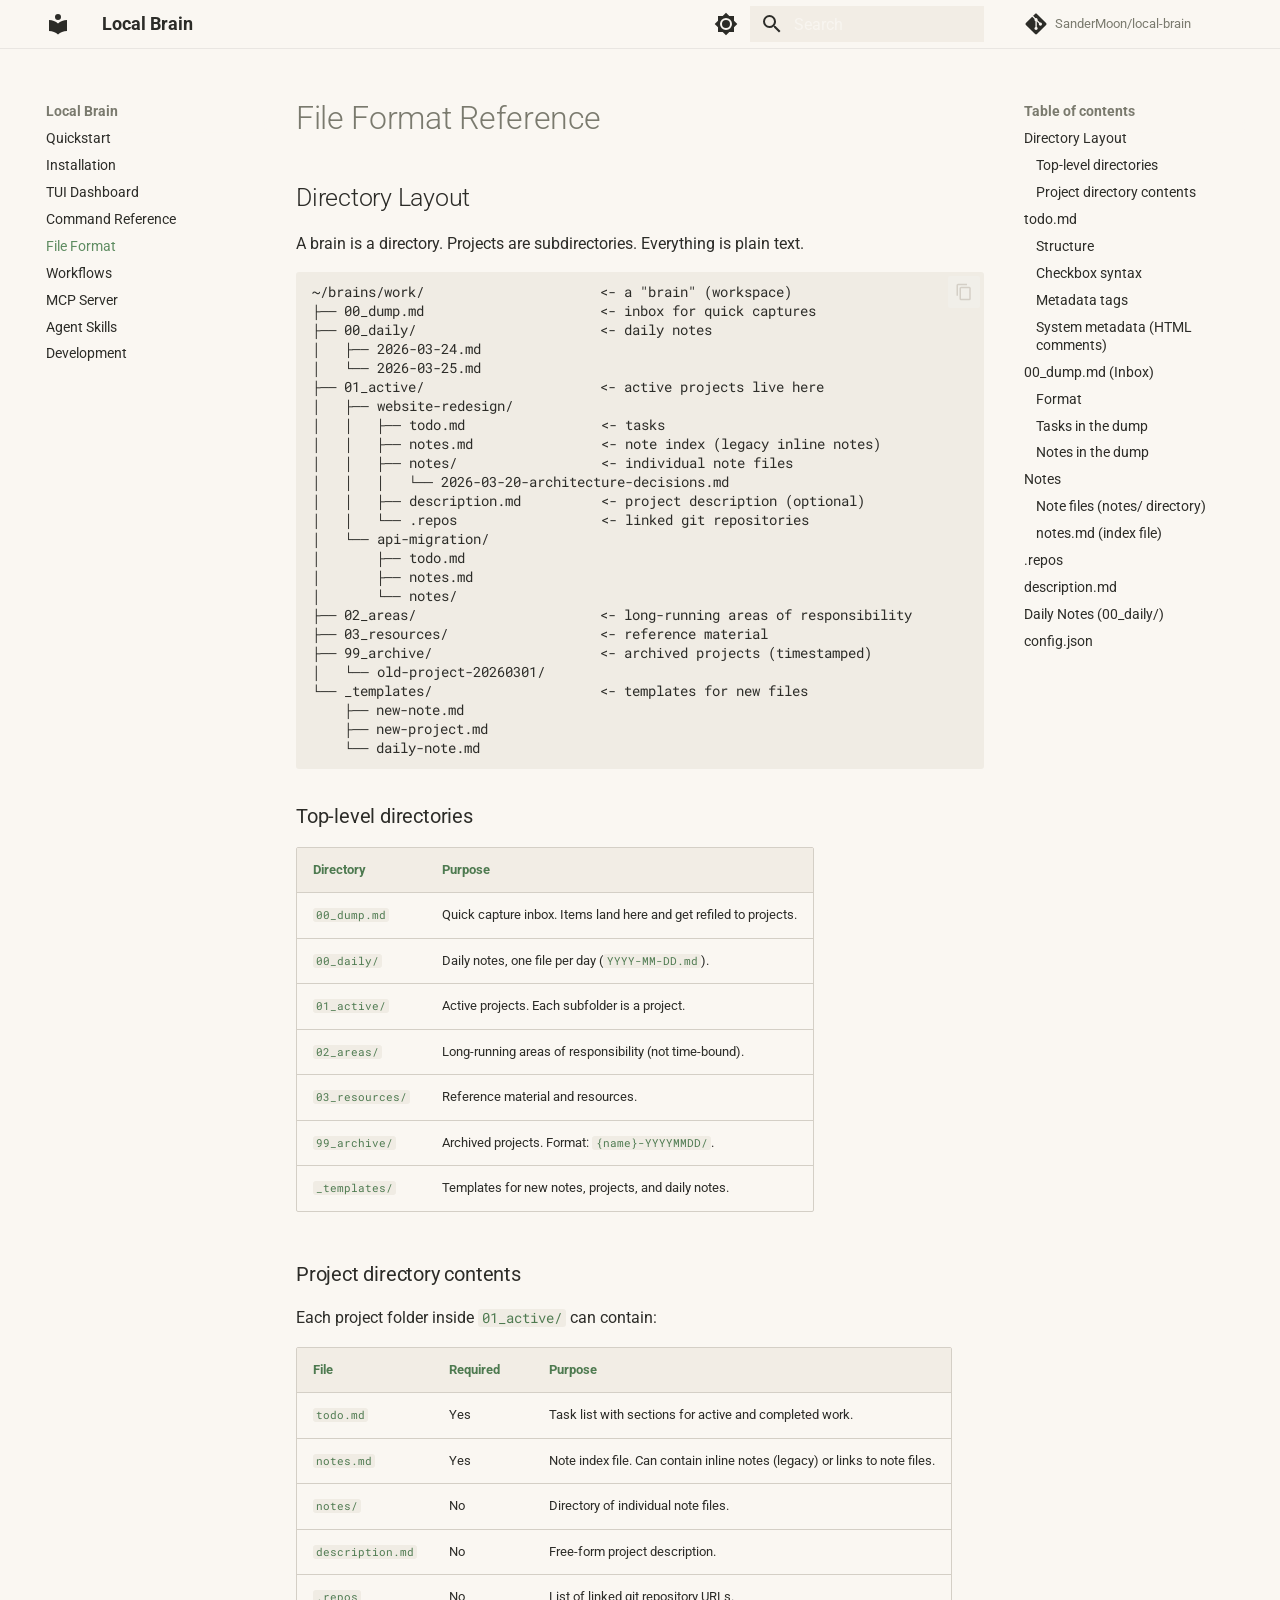
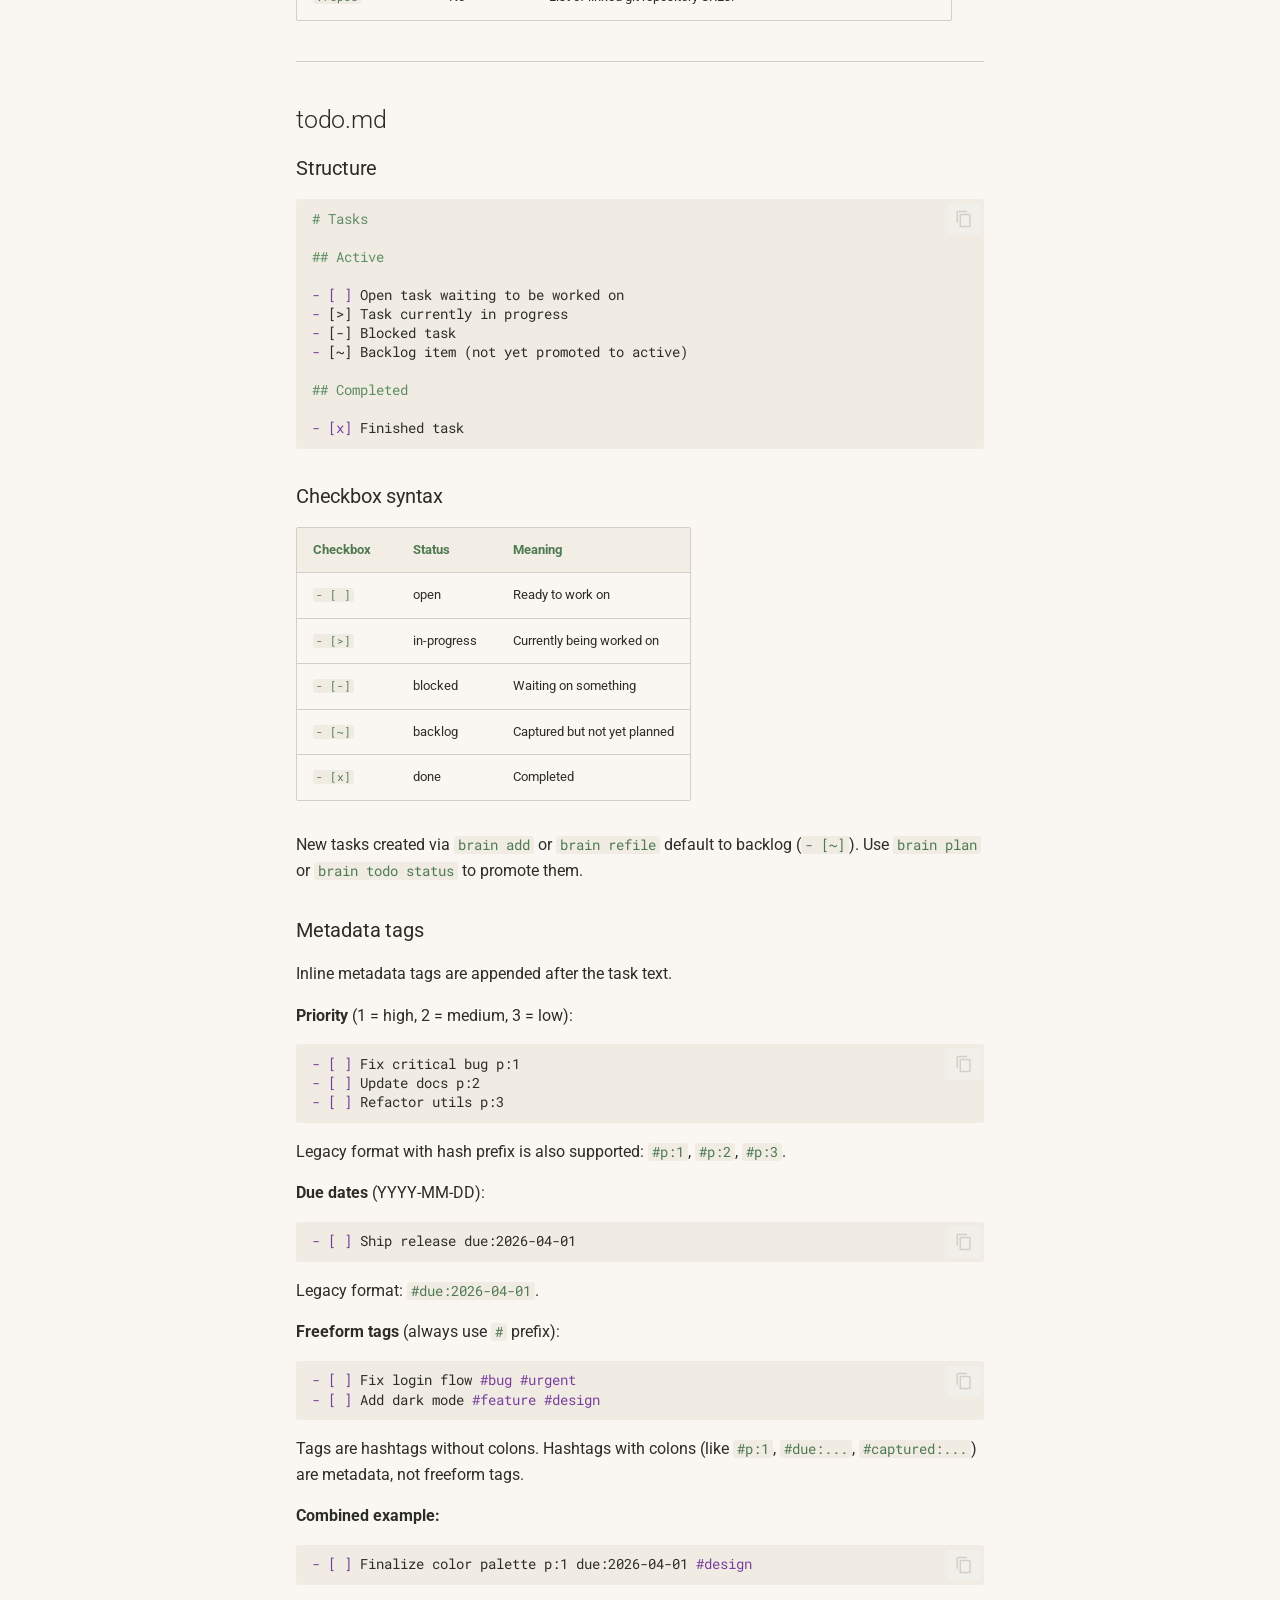
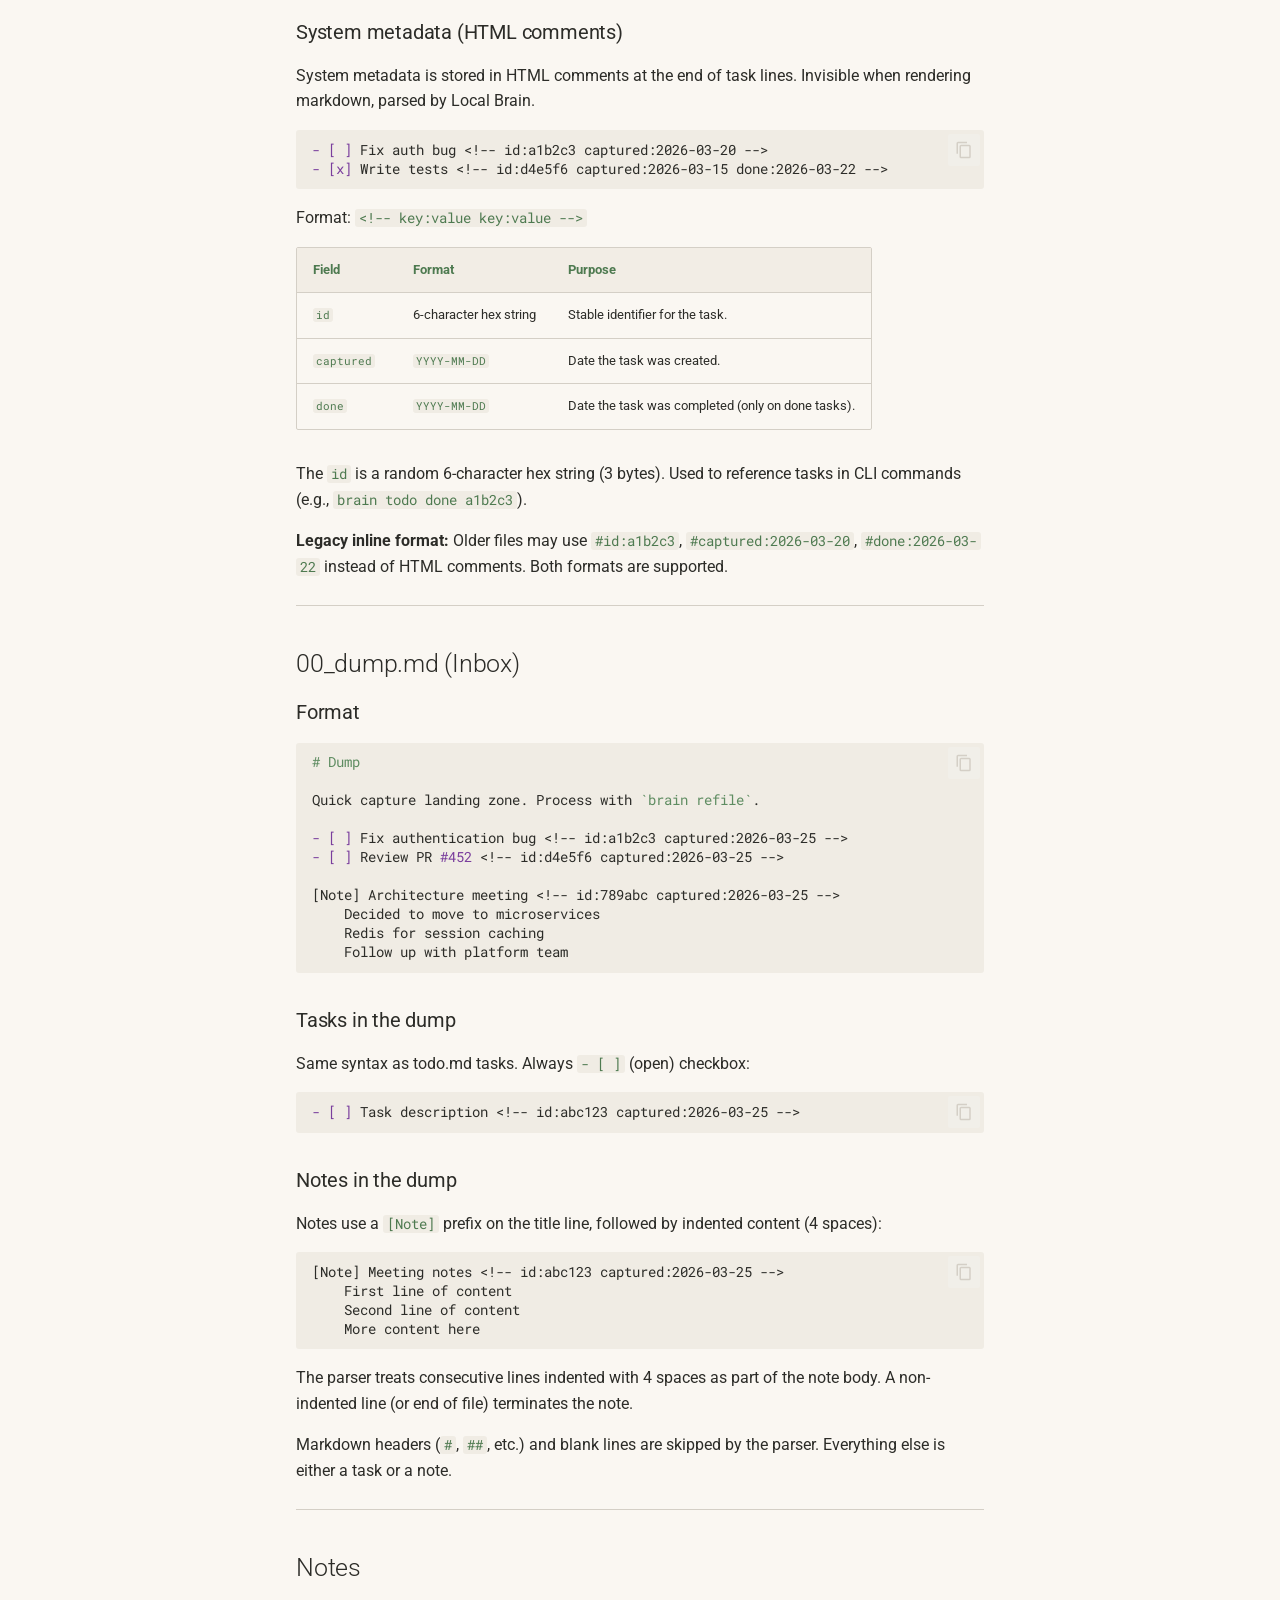
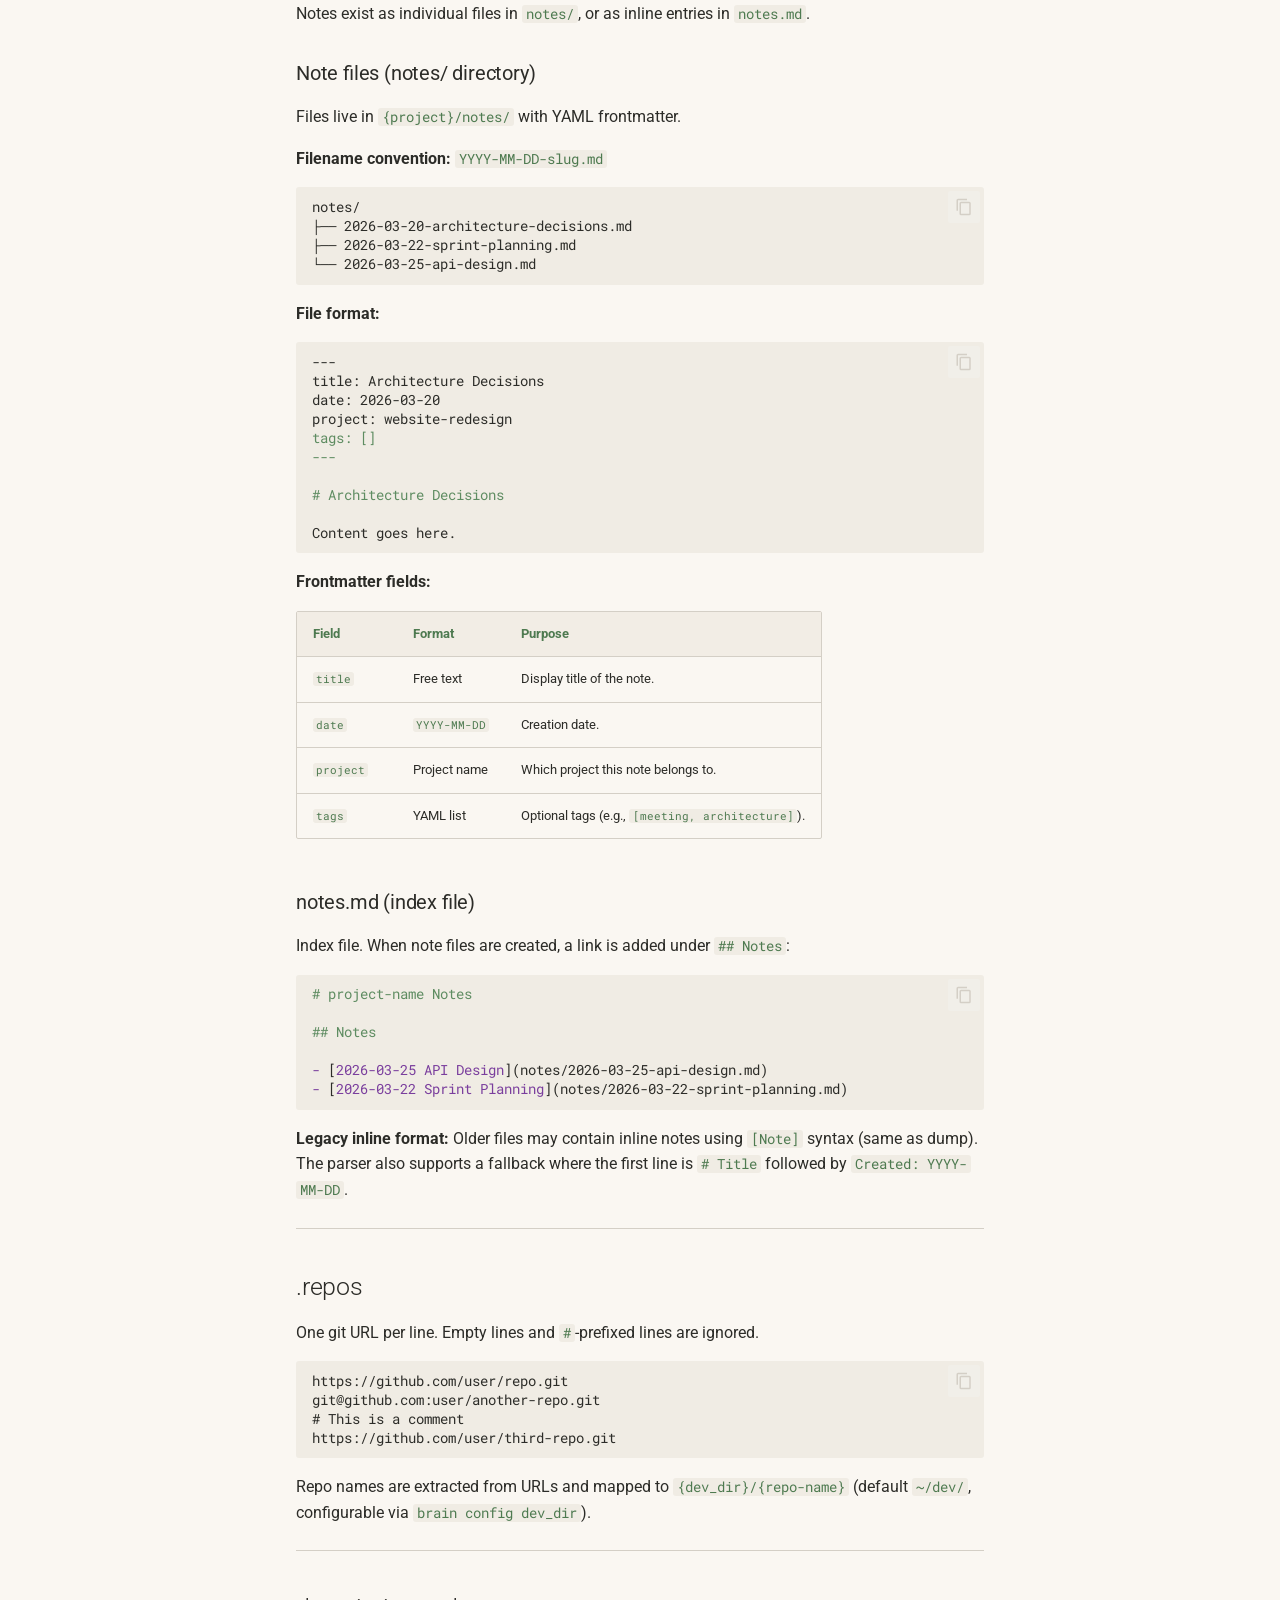
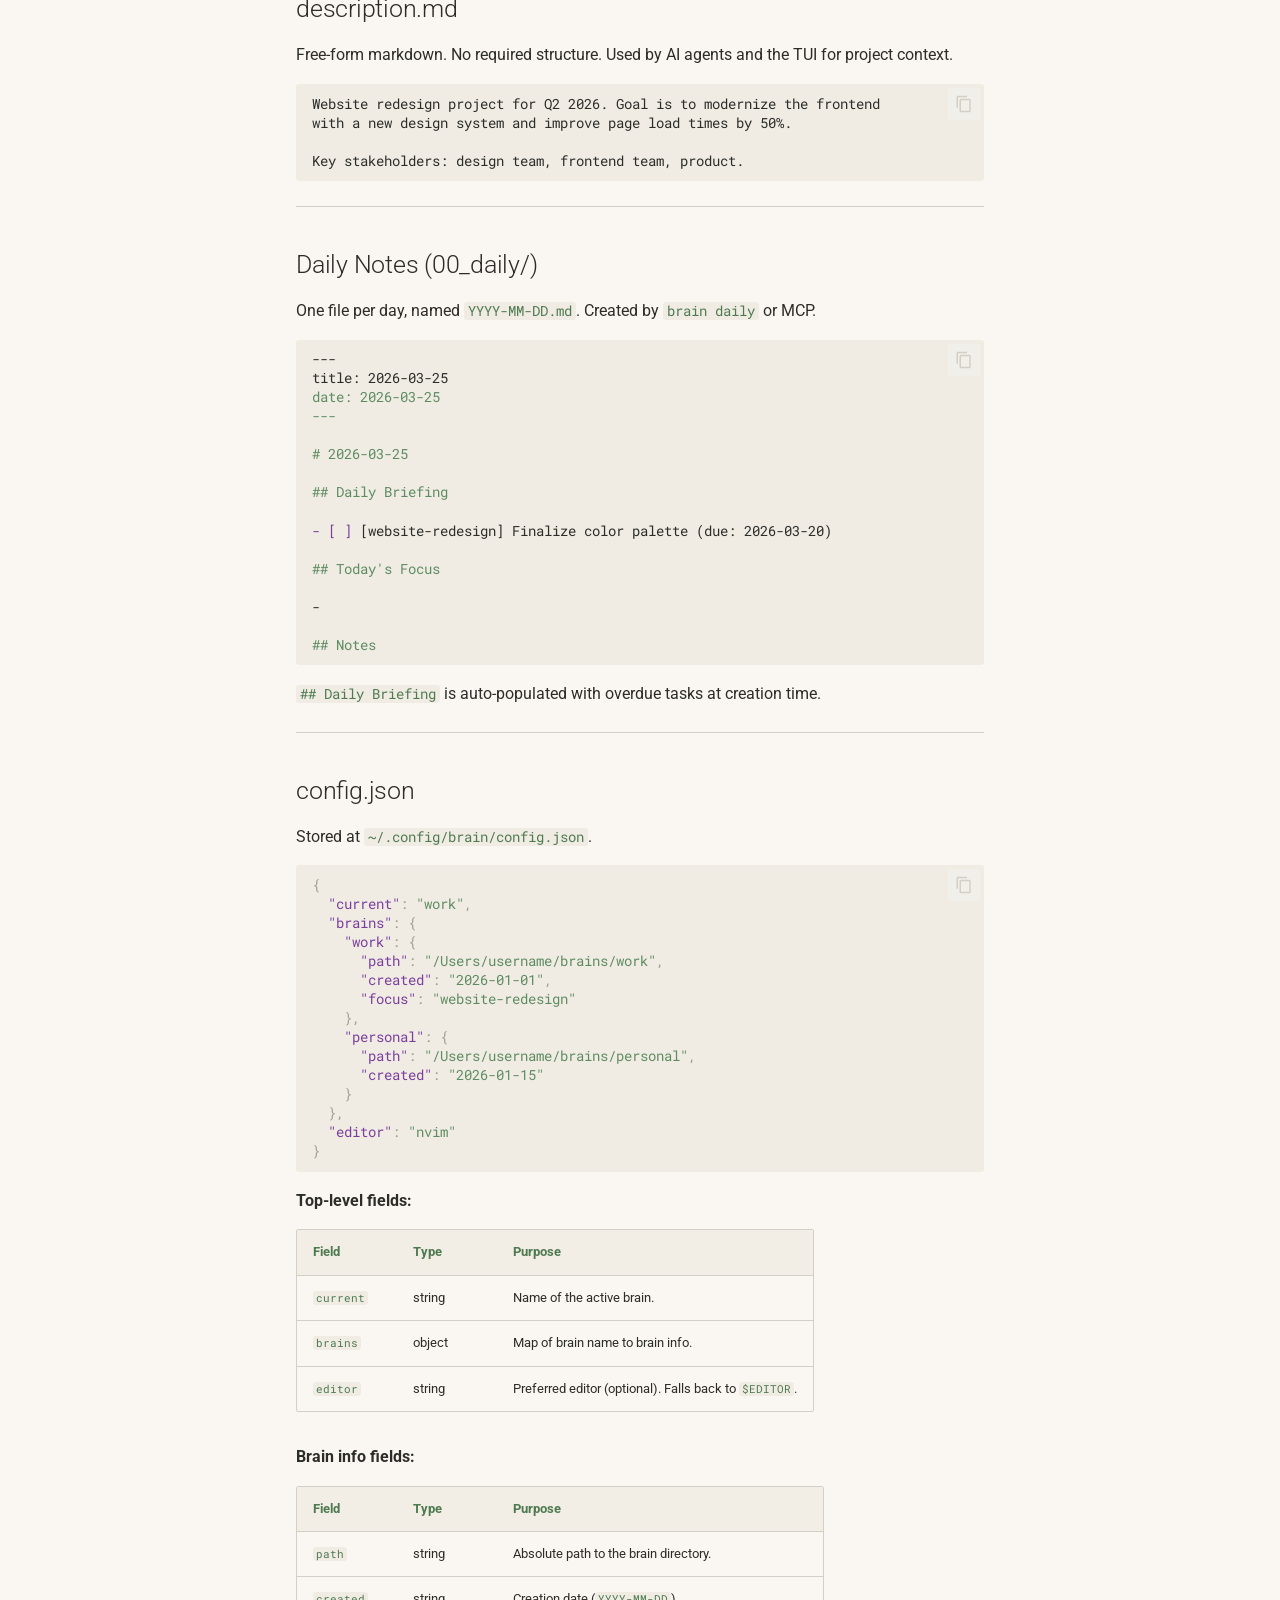
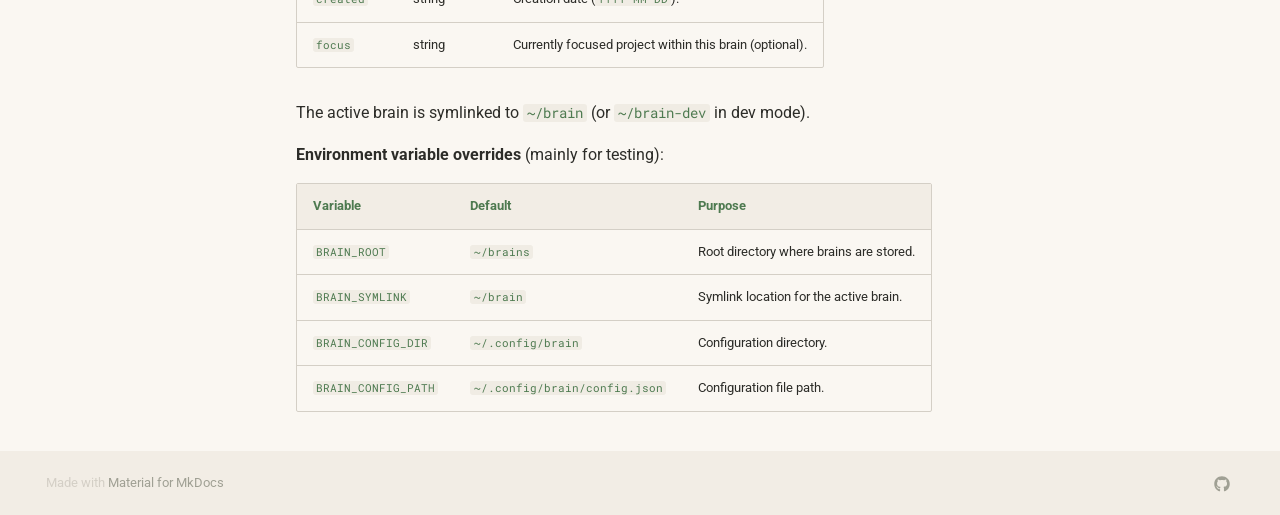
<file: file-format/index.html>
<!doctype html>
<html lang="en" class="no-js">
  <head>
    
      <meta charset="utf-8">
      <meta name="viewport" content="width=device-width,initial-scale=1">
      
        <meta name="description" content="Plain markdown files. Full project management. Managed by AI, or by you.">
      
      
      
        <link rel="canonical" href="https://sandermoon.github.io/local-brain/file-format/">
      
      
        <link rel="prev" href="../commands/">
      
      
        <link rel="next" href="../workflows/">
      
      
        
      
      
      <link rel="icon" href="../assets/images/favicon.png">
      <meta name="generator" content="mkdocs-1.6.1, mkdocs-material-9.7.6">
    
    
      
        <title>File Format - Local Brain</title>
      
    
    
      <link rel="stylesheet" href="../assets/stylesheets/main.484c7ddc.min.css">
      
        
        <link rel="stylesheet" href="../assets/stylesheets/palette.ab4e12ef.min.css">
      
      


    
    
      
    
    
      
        
        
        <link rel="preconnect" href="https://fonts.gstatic.com" crossorigin>
        <link rel="stylesheet" href="https://fonts.googleapis.com/css?family=Roboto:300,300i,400,400i,700,700i%7CRoboto+Mono:400,400i,700,700i&display=fallback">
        <style>:root{--md-text-font:"Roboto";--md-code-font:"Roboto Mono"}</style>
      
    
    
      <link rel="stylesheet" href="../stylesheets/terminal-sage.css">
    
    <script>__md_scope=new URL("..",location),__md_hash=e=>[...e].reduce(((e,_)=>(e<<5)-e+_.charCodeAt(0)),0),__md_get=(e,_=localStorage,t=__md_scope)=>JSON.parse(_.getItem(t.pathname+"."+e)),__md_set=(e,_,t=localStorage,a=__md_scope)=>{try{t.setItem(a.pathname+"."+e,JSON.stringify(_))}catch(e){}}</script>
    
      

    
    
  </head>
  
  
    
    
      
    
    
    
    
    <body dir="ltr" data-md-color-scheme="default" data-md-color-primary="custom" data-md-color-accent="custom">
  
    
    <input class="md-toggle" data-md-toggle="drawer" type="checkbox" id="__drawer" autocomplete="off">
    <input class="md-toggle" data-md-toggle="search" type="checkbox" id="__search" autocomplete="off">
    <label class="md-overlay" for="__drawer"></label>
    <div data-md-component="skip">
      
        
        <a href="#file-format-reference" class="md-skip">
          Skip to content
        </a>
      
    </div>
    <div data-md-component="announce">
      
    </div>
    
    
      

  

<header class="md-header md-header--shadow" data-md-component="header">
  <nav class="md-header__inner md-grid" aria-label="Header">
    <a href=".." title="Local Brain" class="md-header__button md-logo" aria-label="Local Brain" data-md-component="logo">
      
  
  <svg xmlns="http://www.w3.org/2000/svg" viewBox="0 0 24 24"><path d="M12 8a3 3 0 0 0 3-3 3 3 0 0 0-3-3 3 3 0 0 0-3 3 3 3 0 0 0 3 3m0 3.54C9.64 9.35 6.5 8 3 8v11c3.5 0 6.64 1.35 9 3.54 2.36-2.19 5.5-3.54 9-3.54V8c-3.5 0-6.64 1.35-9 3.54"/></svg>

    </a>
    <label class="md-header__button md-icon" for="__drawer">
      
      <svg xmlns="http://www.w3.org/2000/svg" viewBox="0 0 24 24"><path d="M3 6h18v2H3zm0 5h18v2H3zm0 5h18v2H3z"/></svg>
    </label>
    <div class="md-header__title" data-md-component="header-title">
      <div class="md-header__ellipsis">
        <div class="md-header__topic">
          <span class="md-ellipsis">
            Local Brain
          </span>
        </div>
        <div class="md-header__topic" data-md-component="header-topic">
          <span class="md-ellipsis">
            
              File Format
            
          </span>
        </div>
      </div>
    </div>
    
      
        <form class="md-header__option" data-md-component="palette">
  
    
    
    
    <input class="md-option" data-md-color-media="(prefers-color-scheme: light)" data-md-color-scheme="default" data-md-color-primary="custom" data-md-color-accent="custom"  aria-label="Switch to dark mode"  type="radio" name="__palette" id="__palette_0">
    
      <label class="md-header__button md-icon" title="Switch to dark mode" for="__palette_1" hidden>
        <svg xmlns="http://www.w3.org/2000/svg" viewBox="0 0 24 24"><path d="M12 8a4 4 0 0 0-4 4 4 4 0 0 0 4 4 4 4 0 0 0 4-4 4 4 0 0 0-4-4m0 10a6 6 0 0 1-6-6 6 6 0 0 1 6-6 6 6 0 0 1 6 6 6 6 0 0 1-6 6m8-9.31V4h-4.69L12 .69 8.69 4H4v4.69L.69 12 4 15.31V20h4.69L12 23.31 15.31 20H20v-4.69L23.31 12z"/></svg>
      </label>
    
  
    
    
    
    <input class="md-option" data-md-color-media="(prefers-color-scheme: dark)" data-md-color-scheme="slate" data-md-color-primary="custom" data-md-color-accent="custom"  aria-label="Switch to light mode"  type="radio" name="__palette" id="__palette_1">
    
      <label class="md-header__button md-icon" title="Switch to light mode" for="__palette_0" hidden>
        <svg xmlns="http://www.w3.org/2000/svg" viewBox="0 0 24 24"><path d="M12 18c-.89 0-1.74-.2-2.5-.55C11.56 16.5 13 14.42 13 12s-1.44-4.5-3.5-5.45C10.26 6.2 11.11 6 12 6a6 6 0 0 1 6 6 6 6 0 0 1-6 6m8-9.31V4h-4.69L12 .69 8.69 4H4v4.69L.69 12 4 15.31V20h4.69L12 23.31 15.31 20H20v-4.69L23.31 12z"/></svg>
      </label>
    
  
</form>
      
    
    
      <script>var palette=__md_get("__palette");if(palette&&palette.color){if("(prefers-color-scheme)"===palette.color.media){var media=matchMedia("(prefers-color-scheme: light)"),input=document.querySelector(media.matches?"[data-md-color-media='(prefers-color-scheme: light)']":"[data-md-color-media='(prefers-color-scheme: dark)']");palette.color.media=input.getAttribute("data-md-color-media"),palette.color.scheme=input.getAttribute("data-md-color-scheme"),palette.color.primary=input.getAttribute("data-md-color-primary"),palette.color.accent=input.getAttribute("data-md-color-accent")}for(var[key,value]of Object.entries(palette.color))document.body.setAttribute("data-md-color-"+key,value)}</script>
    
    
    
      
      
        <label class="md-header__button md-icon" for="__search">
          
          <svg xmlns="http://www.w3.org/2000/svg" viewBox="0 0 24 24"><path d="M9.5 3A6.5 6.5 0 0 1 16 9.5c0 1.61-.59 3.09-1.56 4.23l.27.27h.79l5 5-1.5 1.5-5-5v-.79l-.27-.27A6.52 6.52 0 0 1 9.5 16 6.5 6.5 0 0 1 3 9.5 6.5 6.5 0 0 1 9.5 3m0 2C7 5 5 7 5 9.5S7 14 9.5 14 14 12 14 9.5 12 5 9.5 5"/></svg>
        </label>
        <div class="md-search" data-md-component="search" role="dialog">
  <label class="md-search__overlay" for="__search"></label>
  <div class="md-search__inner" role="search">
    <form class="md-search__form" name="search">
      <input type="text" class="md-search__input" name="query" aria-label="Search" placeholder="Search" autocapitalize="off" autocorrect="off" autocomplete="off" spellcheck="false" data-md-component="search-query" required>
      <label class="md-search__icon md-icon" for="__search">
        
        <svg xmlns="http://www.w3.org/2000/svg" viewBox="0 0 24 24"><path d="M9.5 3A6.5 6.5 0 0 1 16 9.5c0 1.61-.59 3.09-1.56 4.23l.27.27h.79l5 5-1.5 1.5-5-5v-.79l-.27-.27A6.52 6.52 0 0 1 9.5 16 6.5 6.5 0 0 1 3 9.5 6.5 6.5 0 0 1 9.5 3m0 2C7 5 5 7 5 9.5S7 14 9.5 14 14 12 14 9.5 12 5 9.5 5"/></svg>
        
        <svg xmlns="http://www.w3.org/2000/svg" viewBox="0 0 24 24"><path d="M20 11v2H8l5.5 5.5-1.42 1.42L4.16 12l7.92-7.92L13.5 5.5 8 11z"/></svg>
      </label>
      <nav class="md-search__options" aria-label="Search">
        
        <button type="reset" class="md-search__icon md-icon" title="Clear" aria-label="Clear" tabindex="-1">
          
          <svg xmlns="http://www.w3.org/2000/svg" viewBox="0 0 24 24"><path d="M19 6.41 17.59 5 12 10.59 6.41 5 5 6.41 10.59 12 5 17.59 6.41 19 12 13.41 17.59 19 19 17.59 13.41 12z"/></svg>
        </button>
      </nav>
      
        <div class="md-search__suggest" data-md-component="search-suggest"></div>
      
    </form>
    <div class="md-search__output">
      <div class="md-search__scrollwrap" tabindex="0" data-md-scrollfix>
        <div class="md-search-result" data-md-component="search-result">
          <div class="md-search-result__meta">
            Initializing search
          </div>
          <ol class="md-search-result__list" role="presentation"></ol>
        </div>
      </div>
    </div>
  </div>
</div>
      
    
    
      <div class="md-header__source">
        <a href="https://github.com/SanderMoon/local-brain" title="Go to repository" class="md-source" data-md-component="source">
  <div class="md-source__icon md-icon">
    
    <svg xmlns="http://www.w3.org/2000/svg" viewBox="0 0 448 512"><!--! Font Awesome Free 7.1.0 by @fontawesome - https://fontawesome.com License - https://fontawesome.com/license/free (Icons: CC BY 4.0, Fonts: SIL OFL 1.1, Code: MIT License) Copyright 2025 Fonticons, Inc.--><path d="M439.6 236.1 244 40.5c-5.4-5.5-12.8-8.5-20.4-8.5s-15 3-20.4 8.4L162.5 81l51.5 51.5c27.1-9.1 52.7 16.8 43.4 43.7l49.7 49.7c34.2-11.8 61.2 31 35.5 56.7-26.5 26.5-70.2-2.9-56-37.3L240.3 199v121.9c25.3 12.5 22.3 41.8 9.1 55-6.4 6.4-15.2 10.1-24.3 10.1s-17.8-3.6-24.3-10.1c-17.6-17.6-11.1-46.9 11.2-56v-123c-20.8-8.5-24.6-30.7-18.6-45L142.6 101 8.5 235.1C3 240.6 0 247.9 0 255.5s3 15 8.5 20.4l195.6 195.7c5.4 5.4 12.7 8.4 20.4 8.4s15-3 20.4-8.4l194.7-194.7c5.4-5.4 8.4-12.8 8.4-20.4s-3-15-8.4-20.4"/></svg>
  </div>
  <div class="md-source__repository">
    SanderMoon/local-brain
  </div>
</a>
      </div>
    
  </nav>
  
</header>
    
    <div class="md-container" data-md-component="container">
      
      
        
          
        
      
      <main class="md-main" data-md-component="main">
        <div class="md-main__inner md-grid">
          
            
              
              <div class="md-sidebar md-sidebar--primary" data-md-component="sidebar" data-md-type="navigation" >
                <div class="md-sidebar__scrollwrap">
                  <div class="md-sidebar__inner">
                    



<nav class="md-nav md-nav--primary" aria-label="Navigation" data-md-level="0">
  <label class="md-nav__title" for="__drawer">
    <a href=".." title="Local Brain" class="md-nav__button md-logo" aria-label="Local Brain" data-md-component="logo">
      
  
  <svg xmlns="http://www.w3.org/2000/svg" viewBox="0 0 24 24"><path d="M12 8a3 3 0 0 0 3-3 3 3 0 0 0-3-3 3 3 0 0 0-3 3 3 3 0 0 0 3 3m0 3.54C9.64 9.35 6.5 8 3 8v11c3.5 0 6.64 1.35 9 3.54 2.36-2.19 5.5-3.54 9-3.54V8c-3.5 0-6.64 1.35-9 3.54"/></svg>

    </a>
    Local Brain
  </label>
  
    <div class="md-nav__source">
      <a href="https://github.com/SanderMoon/local-brain" title="Go to repository" class="md-source" data-md-component="source">
  <div class="md-source__icon md-icon">
    
    <svg xmlns="http://www.w3.org/2000/svg" viewBox="0 0 448 512"><!--! Font Awesome Free 7.1.0 by @fontawesome - https://fontawesome.com License - https://fontawesome.com/license/free (Icons: CC BY 4.0, Fonts: SIL OFL 1.1, Code: MIT License) Copyright 2025 Fonticons, Inc.--><path d="M439.6 236.1 244 40.5c-5.4-5.5-12.8-8.5-20.4-8.5s-15 3-20.4 8.4L162.5 81l51.5 51.5c27.1-9.1 52.7 16.8 43.4 43.7l49.7 49.7c34.2-11.8 61.2 31 35.5 56.7-26.5 26.5-70.2-2.9-56-37.3L240.3 199v121.9c25.3 12.5 22.3 41.8 9.1 55-6.4 6.4-15.2 10.1-24.3 10.1s-17.8-3.6-24.3-10.1c-17.6-17.6-11.1-46.9 11.2-56v-123c-20.8-8.5-24.6-30.7-18.6-45L142.6 101 8.5 235.1C3 240.6 0 247.9 0 255.5s3 15 8.5 20.4l195.6 195.7c5.4 5.4 12.7 8.4 20.4 8.4s15-3 20.4-8.4l194.7-194.7c5.4-5.4 8.4-12.8 8.4-20.4s-3-15-8.4-20.4"/></svg>
  </div>
  <div class="md-source__repository">
    SanderMoon/local-brain
  </div>
</a>
    </div>
  
  <ul class="md-nav__list" data-md-scrollfix>
    
      
      
  
  
  
  
    <li class="md-nav__item">
      <a href=".." class="md-nav__link">
        
  
  
  <span class="md-ellipsis">
    
  
    Quickstart
  

    
  </span>
  
  

      </a>
    </li>
  

    
      
      
  
  
  
  
    <li class="md-nav__item">
      <a href="../installation/" class="md-nav__link">
        
  
  
  <span class="md-ellipsis">
    
  
    Installation
  

    
  </span>
  
  

      </a>
    </li>
  

    
      
      
  
  
  
  
    <li class="md-nav__item">
      <a href="../tui/" class="md-nav__link">
        
  
  
  <span class="md-ellipsis">
    
  
    TUI Dashboard
  

    
  </span>
  
  

      </a>
    </li>
  

    
      
      
  
  
  
  
    <li class="md-nav__item">
      <a href="../commands/" class="md-nav__link">
        
  
  
  <span class="md-ellipsis">
    
  
    Command Reference
  

    
  </span>
  
  

      </a>
    </li>
  

    
      
      
  
  
    
  
  
  
    <li class="md-nav__item md-nav__item--active">
      
      <input class="md-nav__toggle md-toggle" type="checkbox" id="__toc">
      
      
        
      
      
        <label class="md-nav__link md-nav__link--active" for="__toc">
          
  
  
  <span class="md-ellipsis">
    
  
    File Format
  

    
  </span>
  
  

          <span class="md-nav__icon md-icon"></span>
        </label>
      
      <a href="./" class="md-nav__link md-nav__link--active">
        
  
  
  <span class="md-ellipsis">
    
  
    File Format
  

    
  </span>
  
  

      </a>
      
        

<nav class="md-nav md-nav--secondary" aria-label="Table of contents">
  
  
  
    
  
  
    <label class="md-nav__title" for="__toc">
      <span class="md-nav__icon md-icon"></span>
      Table of contents
    </label>
    <ul class="md-nav__list" data-md-component="toc" data-md-scrollfix>
      
        <li class="md-nav__item">
  <a href="#directory-layout" class="md-nav__link">
    <span class="md-ellipsis">
      
        Directory Layout
      
    </span>
  </a>
  
    <nav class="md-nav" aria-label="Directory Layout">
      <ul class="md-nav__list">
        
          <li class="md-nav__item">
  <a href="#top-level-directories" class="md-nav__link">
    <span class="md-ellipsis">
      
        Top-level directories
      
    </span>
  </a>
  
</li>
        
          <li class="md-nav__item">
  <a href="#project-directory-contents" class="md-nav__link">
    <span class="md-ellipsis">
      
        Project directory contents
      
    </span>
  </a>
  
</li>
        
      </ul>
    </nav>
  
</li>
      
        <li class="md-nav__item">
  <a href="#todomd" class="md-nav__link">
    <span class="md-ellipsis">
      
        todo.md
      
    </span>
  </a>
  
    <nav class="md-nav" aria-label="todo.md">
      <ul class="md-nav__list">
        
          <li class="md-nav__item">
  <a href="#structure" class="md-nav__link">
    <span class="md-ellipsis">
      
        Structure
      
    </span>
  </a>
  
</li>
        
          <li class="md-nav__item">
  <a href="#checkbox-syntax" class="md-nav__link">
    <span class="md-ellipsis">
      
        Checkbox syntax
      
    </span>
  </a>
  
</li>
        
          <li class="md-nav__item">
  <a href="#metadata-tags" class="md-nav__link">
    <span class="md-ellipsis">
      
        Metadata tags
      
    </span>
  </a>
  
</li>
        
          <li class="md-nav__item">
  <a href="#system-metadata-html-comments" class="md-nav__link">
    <span class="md-ellipsis">
      
        System metadata (HTML comments)
      
    </span>
  </a>
  
</li>
        
      </ul>
    </nav>
  
</li>
      
        <li class="md-nav__item">
  <a href="#00_dumpmd-inbox" class="md-nav__link">
    <span class="md-ellipsis">
      
        00_dump.md (Inbox)
      
    </span>
  </a>
  
    <nav class="md-nav" aria-label="00_dump.md (Inbox)">
      <ul class="md-nav__list">
        
          <li class="md-nav__item">
  <a href="#format" class="md-nav__link">
    <span class="md-ellipsis">
      
        Format
      
    </span>
  </a>
  
</li>
        
          <li class="md-nav__item">
  <a href="#tasks-in-the-dump" class="md-nav__link">
    <span class="md-ellipsis">
      
        Tasks in the dump
      
    </span>
  </a>
  
</li>
        
          <li class="md-nav__item">
  <a href="#notes-in-the-dump" class="md-nav__link">
    <span class="md-ellipsis">
      
        Notes in the dump
      
    </span>
  </a>
  
</li>
        
      </ul>
    </nav>
  
</li>
      
        <li class="md-nav__item">
  <a href="#notes" class="md-nav__link">
    <span class="md-ellipsis">
      
        Notes
      
    </span>
  </a>
  
    <nav class="md-nav" aria-label="Notes">
      <ul class="md-nav__list">
        
          <li class="md-nav__item">
  <a href="#note-files-notes-directory" class="md-nav__link">
    <span class="md-ellipsis">
      
        Note files (notes/ directory)
      
    </span>
  </a>
  
</li>
        
          <li class="md-nav__item">
  <a href="#notesmd-index-file" class="md-nav__link">
    <span class="md-ellipsis">
      
        notes.md (index file)
      
    </span>
  </a>
  
</li>
        
      </ul>
    </nav>
  
</li>
      
        <li class="md-nav__item">
  <a href="#repos" class="md-nav__link">
    <span class="md-ellipsis">
      
        .repos
      
    </span>
  </a>
  
</li>
      
        <li class="md-nav__item">
  <a href="#descriptionmd" class="md-nav__link">
    <span class="md-ellipsis">
      
        description.md
      
    </span>
  </a>
  
</li>
      
        <li class="md-nav__item">
  <a href="#daily-notes-00_daily" class="md-nav__link">
    <span class="md-ellipsis">
      
        Daily Notes (00_daily/)
      
    </span>
  </a>
  
</li>
      
        <li class="md-nav__item">
  <a href="#configjson" class="md-nav__link">
    <span class="md-ellipsis">
      
        config.json
      
    </span>
  </a>
  
</li>
      
    </ul>
  
</nav>
      
    </li>
  

    
      
      
  
  
  
  
    <li class="md-nav__item">
      <a href="../workflows/" class="md-nav__link">
        
  
  
  <span class="md-ellipsis">
    
  
    Workflows
  

    
  </span>
  
  

      </a>
    </li>
  

    
      
      
  
  
  
  
    <li class="md-nav__item">
      <a href="../mcp-server/" class="md-nav__link">
        
  
  
  <span class="md-ellipsis">
    
  
    MCP Server
  

    
  </span>
  
  

      </a>
    </li>
  

    
      
      
  
  
  
  
    <li class="md-nav__item">
      <a href="../skills/" class="md-nav__link">
        
  
  
  <span class="md-ellipsis">
    
  
    Agent Skills
  

    
  </span>
  
  

      </a>
    </li>
  

    
      
      
  
  
  
  
    <li class="md-nav__item">
      <a href="../development/" class="md-nav__link">
        
  
  
  <span class="md-ellipsis">
    
  
    Development
  

    
  </span>
  
  

      </a>
    </li>
  

    
  </ul>
</nav>
                  </div>
                </div>
              </div>
            
            
              
              <div class="md-sidebar md-sidebar--secondary" data-md-component="sidebar" data-md-type="toc" >
                <div class="md-sidebar__scrollwrap">
                  <div class="md-sidebar__inner">
                    

<nav class="md-nav md-nav--secondary" aria-label="Table of contents">
  
  
  
    
  
  
    <label class="md-nav__title" for="__toc">
      <span class="md-nav__icon md-icon"></span>
      Table of contents
    </label>
    <ul class="md-nav__list" data-md-component="toc" data-md-scrollfix>
      
        <li class="md-nav__item">
  <a href="#directory-layout" class="md-nav__link">
    <span class="md-ellipsis">
      
        Directory Layout
      
    </span>
  </a>
  
    <nav class="md-nav" aria-label="Directory Layout">
      <ul class="md-nav__list">
        
          <li class="md-nav__item">
  <a href="#top-level-directories" class="md-nav__link">
    <span class="md-ellipsis">
      
        Top-level directories
      
    </span>
  </a>
  
</li>
        
          <li class="md-nav__item">
  <a href="#project-directory-contents" class="md-nav__link">
    <span class="md-ellipsis">
      
        Project directory contents
      
    </span>
  </a>
  
</li>
        
      </ul>
    </nav>
  
</li>
      
        <li class="md-nav__item">
  <a href="#todomd" class="md-nav__link">
    <span class="md-ellipsis">
      
        todo.md
      
    </span>
  </a>
  
    <nav class="md-nav" aria-label="todo.md">
      <ul class="md-nav__list">
        
          <li class="md-nav__item">
  <a href="#structure" class="md-nav__link">
    <span class="md-ellipsis">
      
        Structure
      
    </span>
  </a>
  
</li>
        
          <li class="md-nav__item">
  <a href="#checkbox-syntax" class="md-nav__link">
    <span class="md-ellipsis">
      
        Checkbox syntax
      
    </span>
  </a>
  
</li>
        
          <li class="md-nav__item">
  <a href="#metadata-tags" class="md-nav__link">
    <span class="md-ellipsis">
      
        Metadata tags
      
    </span>
  </a>
  
</li>
        
          <li class="md-nav__item">
  <a href="#system-metadata-html-comments" class="md-nav__link">
    <span class="md-ellipsis">
      
        System metadata (HTML comments)
      
    </span>
  </a>
  
</li>
        
      </ul>
    </nav>
  
</li>
      
        <li class="md-nav__item">
  <a href="#00_dumpmd-inbox" class="md-nav__link">
    <span class="md-ellipsis">
      
        00_dump.md (Inbox)
      
    </span>
  </a>
  
    <nav class="md-nav" aria-label="00_dump.md (Inbox)">
      <ul class="md-nav__list">
        
          <li class="md-nav__item">
  <a href="#format" class="md-nav__link">
    <span class="md-ellipsis">
      
        Format
      
    </span>
  </a>
  
</li>
        
          <li class="md-nav__item">
  <a href="#tasks-in-the-dump" class="md-nav__link">
    <span class="md-ellipsis">
      
        Tasks in the dump
      
    </span>
  </a>
  
</li>
        
          <li class="md-nav__item">
  <a href="#notes-in-the-dump" class="md-nav__link">
    <span class="md-ellipsis">
      
        Notes in the dump
      
    </span>
  </a>
  
</li>
        
      </ul>
    </nav>
  
</li>
      
        <li class="md-nav__item">
  <a href="#notes" class="md-nav__link">
    <span class="md-ellipsis">
      
        Notes
      
    </span>
  </a>
  
    <nav class="md-nav" aria-label="Notes">
      <ul class="md-nav__list">
        
          <li class="md-nav__item">
  <a href="#note-files-notes-directory" class="md-nav__link">
    <span class="md-ellipsis">
      
        Note files (notes/ directory)
      
    </span>
  </a>
  
</li>
        
          <li class="md-nav__item">
  <a href="#notesmd-index-file" class="md-nav__link">
    <span class="md-ellipsis">
      
        notes.md (index file)
      
    </span>
  </a>
  
</li>
        
      </ul>
    </nav>
  
</li>
      
        <li class="md-nav__item">
  <a href="#repos" class="md-nav__link">
    <span class="md-ellipsis">
      
        .repos
      
    </span>
  </a>
  
</li>
      
        <li class="md-nav__item">
  <a href="#descriptionmd" class="md-nav__link">
    <span class="md-ellipsis">
      
        description.md
      
    </span>
  </a>
  
</li>
      
        <li class="md-nav__item">
  <a href="#daily-notes-00_daily" class="md-nav__link">
    <span class="md-ellipsis">
      
        Daily Notes (00_daily/)
      
    </span>
  </a>
  
</li>
      
        <li class="md-nav__item">
  <a href="#configjson" class="md-nav__link">
    <span class="md-ellipsis">
      
        config.json
      
    </span>
  </a>
  
</li>
      
    </ul>
  
</nav>
                  </div>
                </div>
              </div>
            
          
          
            <div class="md-content" data-md-component="content">
              
              <article class="md-content__inner md-typeset">
                
                  


  
  


<h1 id="file-format-reference">File Format Reference</h1>
<h2 id="directory-layout">Directory Layout</h2>
<p>A brain is a directory. Projects are subdirectories. Everything is plain text.</p>
<div class="highlight"><pre><span></span><code><a id="__codelineno-0-1" name="__codelineno-0-1" href="#__codelineno-0-1"></a>~/brains/work/                      &lt;- a &quot;brain&quot; (workspace)
<a id="__codelineno-0-2" name="__codelineno-0-2" href="#__codelineno-0-2"></a>├── 00_dump.md                      &lt;- inbox for quick captures
<a id="__codelineno-0-3" name="__codelineno-0-3" href="#__codelineno-0-3"></a>├── 00_daily/                       &lt;- daily notes
<a id="__codelineno-0-4" name="__codelineno-0-4" href="#__codelineno-0-4"></a>│   ├── 2026-03-24.md
<a id="__codelineno-0-5" name="__codelineno-0-5" href="#__codelineno-0-5"></a>│   └── 2026-03-25.md
<a id="__codelineno-0-6" name="__codelineno-0-6" href="#__codelineno-0-6"></a>├── 01_active/                      &lt;- active projects live here
<a id="__codelineno-0-7" name="__codelineno-0-7" href="#__codelineno-0-7"></a>│   ├── website-redesign/
<a id="__codelineno-0-8" name="__codelineno-0-8" href="#__codelineno-0-8"></a>│   │   ├── todo.md                 &lt;- tasks
<a id="__codelineno-0-9" name="__codelineno-0-9" href="#__codelineno-0-9"></a>│   │   ├── notes.md                &lt;- note index (legacy inline notes)
<a id="__codelineno-0-10" name="__codelineno-0-10" href="#__codelineno-0-10"></a>│   │   ├── notes/                  &lt;- individual note files
<a id="__codelineno-0-11" name="__codelineno-0-11" href="#__codelineno-0-11"></a>│   │   │   └── 2026-03-20-architecture-decisions.md
<a id="__codelineno-0-12" name="__codelineno-0-12" href="#__codelineno-0-12"></a>│   │   ├── description.md          &lt;- project description (optional)
<a id="__codelineno-0-13" name="__codelineno-0-13" href="#__codelineno-0-13"></a>│   │   └── .repos                  &lt;- linked git repositories
<a id="__codelineno-0-14" name="__codelineno-0-14" href="#__codelineno-0-14"></a>│   └── api-migration/
<a id="__codelineno-0-15" name="__codelineno-0-15" href="#__codelineno-0-15"></a>│       ├── todo.md
<a id="__codelineno-0-16" name="__codelineno-0-16" href="#__codelineno-0-16"></a>│       ├── notes.md
<a id="__codelineno-0-17" name="__codelineno-0-17" href="#__codelineno-0-17"></a>│       └── notes/
<a id="__codelineno-0-18" name="__codelineno-0-18" href="#__codelineno-0-18"></a>├── 02_areas/                       &lt;- long-running areas of responsibility
<a id="__codelineno-0-19" name="__codelineno-0-19" href="#__codelineno-0-19"></a>├── 03_resources/                   &lt;- reference material
<a id="__codelineno-0-20" name="__codelineno-0-20" href="#__codelineno-0-20"></a>├── 99_archive/                     &lt;- archived projects (timestamped)
<a id="__codelineno-0-21" name="__codelineno-0-21" href="#__codelineno-0-21"></a>│   └── old-project-20260301/
<a id="__codelineno-0-22" name="__codelineno-0-22" href="#__codelineno-0-22"></a>└── _templates/                     &lt;- templates for new files
<a id="__codelineno-0-23" name="__codelineno-0-23" href="#__codelineno-0-23"></a>    ├── new-note.md
<a id="__codelineno-0-24" name="__codelineno-0-24" href="#__codelineno-0-24"></a>    ├── new-project.md
<a id="__codelineno-0-25" name="__codelineno-0-25" href="#__codelineno-0-25"></a>    └── daily-note.md
</code></pre></div>
<h3 id="top-level-directories">Top-level directories</h3>
<table>
<thead>
<tr>
<th>Directory</th>
<th>Purpose</th>
</tr>
</thead>
<tbody>
<tr>
<td><code>00_dump.md</code></td>
<td>Quick capture inbox. Items land here and get refiled to projects.</td>
</tr>
<tr>
<td><code>00_daily/</code></td>
<td>Daily notes, one file per day (<code>YYYY-MM-DD.md</code>).</td>
</tr>
<tr>
<td><code>01_active/</code></td>
<td>Active projects. Each subfolder is a project.</td>
</tr>
<tr>
<td><code>02_areas/</code></td>
<td>Long-running areas of responsibility (not time-bound).</td>
</tr>
<tr>
<td><code>03_resources/</code></td>
<td>Reference material and resources.</td>
</tr>
<tr>
<td><code>99_archive/</code></td>
<td>Archived projects. Format: <code>{name}-YYYYMMDD/</code>.</td>
</tr>
<tr>
<td><code>_templates/</code></td>
<td>Templates for new notes, projects, and daily notes.</td>
</tr>
</tbody>
</table>
<h3 id="project-directory-contents">Project directory contents</h3>
<p>Each project folder inside <code>01_active/</code> can contain:</p>
<table>
<thead>
<tr>
<th>File</th>
<th>Required</th>
<th>Purpose</th>
</tr>
</thead>
<tbody>
<tr>
<td><code>todo.md</code></td>
<td>Yes</td>
<td>Task list with sections for active and completed work.</td>
</tr>
<tr>
<td><code>notes.md</code></td>
<td>Yes</td>
<td>Note index file. Can contain inline notes (legacy) or links to note files.</td>
</tr>
<tr>
<td><code>notes/</code></td>
<td>No</td>
<td>Directory of individual note files.</td>
</tr>
<tr>
<td><code>description.md</code></td>
<td>No</td>
<td>Free-form project description.</td>
</tr>
<tr>
<td><code>.repos</code></td>
<td>No</td>
<td>List of linked git repository URLs.</td>
</tr>
</tbody>
</table>
<hr />
<h2 id="todomd">todo.md</h2>
<h3 id="structure">Structure</h3>
<div class="highlight"><pre><span></span><code><a id="__codelineno-1-1" name="__codelineno-1-1" href="#__codelineno-1-1"></a><span class="gh"># Tasks</span>
<a id="__codelineno-1-2" name="__codelineno-1-2" href="#__codelineno-1-2"></a>
<a id="__codelineno-1-3" name="__codelineno-1-3" href="#__codelineno-1-3"></a><span class="gu">## Active</span>
<a id="__codelineno-1-4" name="__codelineno-1-4" href="#__codelineno-1-4"></a>
<a id="__codelineno-1-5" name="__codelineno-1-5" href="#__codelineno-1-5"></a><span class="k">- [ ]</span> Open task waiting to be worked on
<a id="__codelineno-1-6" name="__codelineno-1-6" href="#__codelineno-1-6"></a><span class="k">-</span><span class="w"> </span>[&gt;] Task currently in progress
<a id="__codelineno-1-7" name="__codelineno-1-7" href="#__codelineno-1-7"></a><span class="k">-</span><span class="w"> </span>[-] Blocked task
<a id="__codelineno-1-8" name="__codelineno-1-8" href="#__codelineno-1-8"></a><span class="k">-</span><span class="w"> </span>[~] Backlog item (not yet promoted to active)
<a id="__codelineno-1-9" name="__codelineno-1-9" href="#__codelineno-1-9"></a>
<a id="__codelineno-1-10" name="__codelineno-1-10" href="#__codelineno-1-10"></a><span class="gu">## Completed</span>
<a id="__codelineno-1-11" name="__codelineno-1-11" href="#__codelineno-1-11"></a>
<a id="__codelineno-1-12" name="__codelineno-1-12" href="#__codelineno-1-12"></a><span class="k">- [x]</span> Finished task
</code></pre></div>
<h3 id="checkbox-syntax">Checkbox syntax</h3>
<table>
<thead>
<tr>
<th>Checkbox</th>
<th>Status</th>
<th>Meaning</th>
</tr>
</thead>
<tbody>
<tr>
<td><code>- [ ]</code></td>
<td>open</td>
<td>Ready to work on</td>
</tr>
<tr>
<td><code>- [&gt;]</code></td>
<td>in-progress</td>
<td>Currently being worked on</td>
</tr>
<tr>
<td><code>- [-]</code></td>
<td>blocked</td>
<td>Waiting on something</td>
</tr>
<tr>
<td><code>- [~]</code></td>
<td>backlog</td>
<td>Captured but not yet planned</td>
</tr>
<tr>
<td><code>- [x]</code></td>
<td>done</td>
<td>Completed</td>
</tr>
</tbody>
</table>
<p>New tasks created via <code>brain add</code> or <code>brain refile</code> default to backlog (<code>- [~]</code>). Use <code>brain plan</code> or <code>brain todo status</code> to promote them.</p>
<h3 id="metadata-tags">Metadata tags</h3>
<p>Inline metadata tags are appended after the task text.</p>
<p><strong>Priority</strong> (1 = high, 2 = medium, 3 = low):</p>
<div class="highlight"><pre><span></span><code><a id="__codelineno-2-1" name="__codelineno-2-1" href="#__codelineno-2-1"></a><span class="k">- [ ]</span> Fix critical bug p:1
<a id="__codelineno-2-2" name="__codelineno-2-2" href="#__codelineno-2-2"></a><span class="k">- [ ]</span> Update docs p:2
<a id="__codelineno-2-3" name="__codelineno-2-3" href="#__codelineno-2-3"></a><span class="k">- [ ]</span> Refactor utils p:3
</code></pre></div>
<p>Legacy format with hash prefix is also supported: <code>#p:1</code>, <code>#p:2</code>, <code>#p:3</code>.</p>
<p><strong>Due dates</strong> (YYYY-MM-DD):</p>
<div class="highlight"><pre><span></span><code><a id="__codelineno-3-1" name="__codelineno-3-1" href="#__codelineno-3-1"></a><span class="k">- [ ]</span> Ship release due:2026-04-01
</code></pre></div>
<p>Legacy format: <code>#due:2026-04-01</code>.</p>
<p><strong>Freeform tags</strong> (always use <code>#</code> prefix):</p>
<div class="highlight"><pre><span></span><code><a id="__codelineno-4-1" name="__codelineno-4-1" href="#__codelineno-4-1"></a><span class="k">- [ ]</span> Fix login flow <span class="ni">#bug</span> <span class="ni">#urgent</span>
<a id="__codelineno-4-2" name="__codelineno-4-2" href="#__codelineno-4-2"></a><span class="k">- [ ]</span> Add dark mode <span class="ni">#feature</span> <span class="ni">#design</span>
</code></pre></div>
<p>Tags are hashtags without colons. Hashtags with colons (like <code>#p:1</code>, <code>#due:...</code>, <code>#captured:...</code>) are metadata, not freeform tags.</p>
<p><strong>Combined example:</strong></p>
<div class="highlight"><pre><span></span><code><a id="__codelineno-5-1" name="__codelineno-5-1" href="#__codelineno-5-1"></a><span class="k">- [ ]</span> Finalize color palette p:1 due:2026-04-01 <span class="ni">#design</span>
</code></pre></div>
<h3 id="system-metadata-html-comments">System metadata (HTML comments)</h3>
<p>System metadata is stored in HTML comments at the end of task lines. Invisible when rendering markdown, parsed by Local Brain.</p>
<div class="highlight"><pre><span></span><code><a id="__codelineno-6-1" name="__codelineno-6-1" href="#__codelineno-6-1"></a><span class="k">- [ ]</span> Fix auth bug &lt;!-- id:a1b2c3 captured:2026-03-20 --&gt;
<a id="__codelineno-6-2" name="__codelineno-6-2" href="#__codelineno-6-2"></a><span class="k">- [x]</span> Write tests &lt;!-- id:d4e5f6 captured:2026-03-15 done:2026-03-22 --&gt;
</code></pre></div>
<p>Format: <code>&lt;!-- key:value key:value --&gt;</code></p>
<table>
<thead>
<tr>
<th>Field</th>
<th>Format</th>
<th>Purpose</th>
</tr>
</thead>
<tbody>
<tr>
<td><code>id</code></td>
<td>6-character hex string</td>
<td>Stable identifier for the task.</td>
</tr>
<tr>
<td><code>captured</code></td>
<td><code>YYYY-MM-DD</code></td>
<td>Date the task was created.</td>
</tr>
<tr>
<td><code>done</code></td>
<td><code>YYYY-MM-DD</code></td>
<td>Date the task was completed (only on done tasks).</td>
</tr>
</tbody>
</table>
<p>The <code>id</code> is a random 6-character hex string (3 bytes). Used to reference tasks in CLI commands (e.g., <code>brain todo done a1b2c3</code>).</p>
<p><strong>Legacy inline format:</strong> Older files may use <code>#id:a1b2c3</code>, <code>#captured:2026-03-20</code>, <code>#done:2026-03-22</code> instead of HTML comments. Both formats are supported.</p>
<hr />
<h2 id="00_dumpmd-inbox">00_dump.md (Inbox)</h2>
<h3 id="format">Format</h3>
<div class="highlight"><pre><span></span><code><a id="__codelineno-7-1" name="__codelineno-7-1" href="#__codelineno-7-1"></a><span class="gh"># Dump</span>
<a id="__codelineno-7-2" name="__codelineno-7-2" href="#__codelineno-7-2"></a>
<a id="__codelineno-7-3" name="__codelineno-7-3" href="#__codelineno-7-3"></a>Quick capture landing zone. Process with <span class="sb">`brain refile`</span>.
<a id="__codelineno-7-4" name="__codelineno-7-4" href="#__codelineno-7-4"></a>
<a id="__codelineno-7-5" name="__codelineno-7-5" href="#__codelineno-7-5"></a><span class="k">- [ ]</span> Fix authentication bug &lt;!-- id:a1b2c3 captured:2026-03-25 --&gt;
<a id="__codelineno-7-6" name="__codelineno-7-6" href="#__codelineno-7-6"></a><span class="k">- [ ]</span> Review PR <span class="ni">#452</span> &lt;!-- id:d4e5f6 captured:2026-03-25 --&gt;
<a id="__codelineno-7-7" name="__codelineno-7-7" href="#__codelineno-7-7"></a>
<a id="__codelineno-7-8" name="__codelineno-7-8" href="#__codelineno-7-8"></a>[Note] Architecture meeting &lt;!-- id:789abc captured:2026-03-25 --&gt;
<a id="__codelineno-7-9" name="__codelineno-7-9" href="#__codelineno-7-9"></a>    Decided to move to microservices
<a id="__codelineno-7-10" name="__codelineno-7-10" href="#__codelineno-7-10"></a>    Redis for session caching
<a id="__codelineno-7-11" name="__codelineno-7-11" href="#__codelineno-7-11"></a>    Follow up with platform team
</code></pre></div>
<h3 id="tasks-in-the-dump">Tasks in the dump</h3>
<p>Same syntax as todo.md tasks. Always <code>- [ ]</code> (open) checkbox:</p>
<div class="highlight"><pre><span></span><code><a id="__codelineno-8-1" name="__codelineno-8-1" href="#__codelineno-8-1"></a><span class="k">- [ ]</span> Task description &lt;!-- id:abc123 captured:2026-03-25 --&gt;
</code></pre></div>
<h3 id="notes-in-the-dump">Notes in the dump</h3>
<p>Notes use a <code>[Note]</code> prefix on the title line, followed by indented content (4 spaces):</p>
<div class="highlight"><pre><span></span><code><a id="__codelineno-9-1" name="__codelineno-9-1" href="#__codelineno-9-1"></a>[Note] Meeting notes &lt;!-- id:abc123 captured:2026-03-25 --&gt;
<a id="__codelineno-9-2" name="__codelineno-9-2" href="#__codelineno-9-2"></a>    First line of content
<a id="__codelineno-9-3" name="__codelineno-9-3" href="#__codelineno-9-3"></a>    Second line of content
<a id="__codelineno-9-4" name="__codelineno-9-4" href="#__codelineno-9-4"></a>    More content here
</code></pre></div>
<p>The parser treats consecutive lines indented with 4 spaces as part of the note body. A non-indented line (or end of file) terminates the note.</p>
<p>Markdown headers (<code>#</code>, <code>##</code>, etc.) and blank lines are skipped by the parser. Everything else is either a task or a note.</p>
<hr />
<h2 id="notes">Notes</h2>
<p>Notes exist as individual files in <code>notes/</code>, or as inline entries in <code>notes.md</code>.</p>
<h3 id="note-files-notes-directory">Note files (notes/ directory)</h3>
<p>Files live in <code>{project}/notes/</code> with YAML frontmatter.</p>
<p><strong>Filename convention:</strong> <code>YYYY-MM-DD-slug.md</code></p>
<div class="highlight"><pre><span></span><code><a id="__codelineno-10-1" name="__codelineno-10-1" href="#__codelineno-10-1"></a>notes/
<a id="__codelineno-10-2" name="__codelineno-10-2" href="#__codelineno-10-2"></a>├── 2026-03-20-architecture-decisions.md
<a id="__codelineno-10-3" name="__codelineno-10-3" href="#__codelineno-10-3"></a>├── 2026-03-22-sprint-planning.md
<a id="__codelineno-10-4" name="__codelineno-10-4" href="#__codelineno-10-4"></a>└── 2026-03-25-api-design.md
</code></pre></div>
<p><strong>File format:</strong></p>
<div class="highlight"><pre><span></span><code><a id="__codelineno-11-1" name="__codelineno-11-1" href="#__codelineno-11-1"></a>---
<a id="__codelineno-11-2" name="__codelineno-11-2" href="#__codelineno-11-2"></a>title: Architecture Decisions
<a id="__codelineno-11-3" name="__codelineno-11-3" href="#__codelineno-11-3"></a>date: 2026-03-20
<a id="__codelineno-11-4" name="__codelineno-11-4" href="#__codelineno-11-4"></a>project: website-redesign
<a id="__codelineno-11-5" name="__codelineno-11-5" href="#__codelineno-11-5"></a><span class="gu">tags: []</span>
<a id="__codelineno-11-6" name="__codelineno-11-6" href="#__codelineno-11-6"></a><span class="gu">---</span>
<a id="__codelineno-11-7" name="__codelineno-11-7" href="#__codelineno-11-7"></a>
<a id="__codelineno-11-8" name="__codelineno-11-8" href="#__codelineno-11-8"></a><span class="gh"># Architecture Decisions</span>
<a id="__codelineno-11-9" name="__codelineno-11-9" href="#__codelineno-11-9"></a>
<a id="__codelineno-11-10" name="__codelineno-11-10" href="#__codelineno-11-10"></a>Content goes here.
</code></pre></div>
<p><strong>Frontmatter fields:</strong></p>
<table>
<thead>
<tr>
<th>Field</th>
<th>Format</th>
<th>Purpose</th>
</tr>
</thead>
<tbody>
<tr>
<td><code>title</code></td>
<td>Free text</td>
<td>Display title of the note.</td>
</tr>
<tr>
<td><code>date</code></td>
<td><code>YYYY-MM-DD</code></td>
<td>Creation date.</td>
</tr>
<tr>
<td><code>project</code></td>
<td>Project name</td>
<td>Which project this note belongs to.</td>
</tr>
<tr>
<td><code>tags</code></td>
<td>YAML list</td>
<td>Optional tags (e.g., <code>[meeting, architecture]</code>).</td>
</tr>
</tbody>
</table>
<h3 id="notesmd-index-file">notes.md (index file)</h3>
<p>Index file. When note files are created, a link is added under <code>## Notes</code>:</p>
<div class="highlight"><pre><span></span><code><a id="__codelineno-12-1" name="__codelineno-12-1" href="#__codelineno-12-1"></a><span class="gh"># project-name Notes</span>
<a id="__codelineno-12-2" name="__codelineno-12-2" href="#__codelineno-12-2"></a>
<a id="__codelineno-12-3" name="__codelineno-12-3" href="#__codelineno-12-3"></a><span class="gu">## Notes</span>
<a id="__codelineno-12-4" name="__codelineno-12-4" href="#__codelineno-12-4"></a>
<a id="__codelineno-12-5" name="__codelineno-12-5" href="#__codelineno-12-5"></a><span class="k">-</span><span class="w"> </span>[<span class="nt">2026-03-25 API Design</span>](<span class="na">notes/2026-03-25-api-design.md</span>)
<a id="__codelineno-12-6" name="__codelineno-12-6" href="#__codelineno-12-6"></a><span class="k">-</span><span class="w"> </span>[<span class="nt">2026-03-22 Sprint Planning</span>](<span class="na">notes/2026-03-22-sprint-planning.md</span>)
</code></pre></div>
<p><strong>Legacy inline format:</strong> Older files may contain inline notes using <code>[Note]</code> syntax (same as dump). The parser also supports a fallback where the first line is <code># Title</code> followed by <code>Created: YYYY-MM-DD</code>.</p>
<hr />
<h2 id="repos">.repos</h2>
<p>One git URL per line. Empty lines and <code>#</code>-prefixed lines are ignored.</p>
<div class="highlight"><pre><span></span><code><a id="__codelineno-13-1" name="__codelineno-13-1" href="#__codelineno-13-1"></a>https://github.com/user/repo.git
<a id="__codelineno-13-2" name="__codelineno-13-2" href="#__codelineno-13-2"></a>git@github.com:user/another-repo.git
<a id="__codelineno-13-3" name="__codelineno-13-3" href="#__codelineno-13-3"></a># This is a comment
<a id="__codelineno-13-4" name="__codelineno-13-4" href="#__codelineno-13-4"></a>https://github.com/user/third-repo.git
</code></pre></div>
<p>Repo names are extracted from URLs and mapped to <code>{dev_dir}/{repo-name}</code> (default <code>~/dev/</code>, configurable via <code>brain config dev_dir</code>).</p>
<hr />
<h2 id="descriptionmd">description.md</h2>
<p>Free-form markdown. No required structure. Used by AI agents and the TUI for project context.</p>
<div class="highlight"><pre><span></span><code><a id="__codelineno-14-1" name="__codelineno-14-1" href="#__codelineno-14-1"></a>Website redesign project for Q2 2026. Goal is to modernize the frontend
<a id="__codelineno-14-2" name="__codelineno-14-2" href="#__codelineno-14-2"></a>with a new design system and improve page load times by 50%.
<a id="__codelineno-14-3" name="__codelineno-14-3" href="#__codelineno-14-3"></a>
<a id="__codelineno-14-4" name="__codelineno-14-4" href="#__codelineno-14-4"></a>Key stakeholders: design team, frontend team, product.
</code></pre></div>
<hr />
<h2 id="daily-notes-00_daily">Daily Notes (00_daily/)</h2>
<p>One file per day, named <code>YYYY-MM-DD.md</code>. Created by <code>brain daily</code> or MCP.</p>
<div class="highlight"><pre><span></span><code><a id="__codelineno-15-1" name="__codelineno-15-1" href="#__codelineno-15-1"></a>---
<a id="__codelineno-15-2" name="__codelineno-15-2" href="#__codelineno-15-2"></a>title: 2026-03-25
<a id="__codelineno-15-3" name="__codelineno-15-3" href="#__codelineno-15-3"></a><span class="gu">date: 2026-03-25</span>
<a id="__codelineno-15-4" name="__codelineno-15-4" href="#__codelineno-15-4"></a><span class="gu">---</span>
<a id="__codelineno-15-5" name="__codelineno-15-5" href="#__codelineno-15-5"></a>
<a id="__codelineno-15-6" name="__codelineno-15-6" href="#__codelineno-15-6"></a><span class="gh"># 2026-03-25</span>
<a id="__codelineno-15-7" name="__codelineno-15-7" href="#__codelineno-15-7"></a>
<a id="__codelineno-15-8" name="__codelineno-15-8" href="#__codelineno-15-8"></a><span class="gu">## Daily Briefing</span>
<a id="__codelineno-15-9" name="__codelineno-15-9" href="#__codelineno-15-9"></a>
<a id="__codelineno-15-10" name="__codelineno-15-10" href="#__codelineno-15-10"></a><span class="k">- [ ]</span> [website-redesign] Finalize color palette (due: 2026-03-20)
<a id="__codelineno-15-11" name="__codelineno-15-11" href="#__codelineno-15-11"></a>
<a id="__codelineno-15-12" name="__codelineno-15-12" href="#__codelineno-15-12"></a><span class="gu">## Today&#39;s Focus</span>
<a id="__codelineno-15-13" name="__codelineno-15-13" href="#__codelineno-15-13"></a>
<a id="__codelineno-15-14" name="__codelineno-15-14" href="#__codelineno-15-14"></a>-
<a id="__codelineno-15-15" name="__codelineno-15-15" href="#__codelineno-15-15"></a>
<a id="__codelineno-15-16" name="__codelineno-15-16" href="#__codelineno-15-16"></a><span class="gu">## Notes</span>
</code></pre></div>
<p><code>## Daily Briefing</code> is auto-populated with overdue tasks at creation time.</p>
<hr />
<h2 id="configjson">config.json</h2>
<p>Stored at <code>~/.config/brain/config.json</code>.</p>
<div class="highlight"><pre><span></span><code><a id="__codelineno-16-1" name="__codelineno-16-1" href="#__codelineno-16-1"></a><span class="p">{</span>
<a id="__codelineno-16-2" name="__codelineno-16-2" href="#__codelineno-16-2"></a><span class="w">  </span><span class="nt">&quot;current&quot;</span><span class="p">:</span><span class="w"> </span><span class="s2">&quot;work&quot;</span><span class="p">,</span>
<a id="__codelineno-16-3" name="__codelineno-16-3" href="#__codelineno-16-3"></a><span class="w">  </span><span class="nt">&quot;brains&quot;</span><span class="p">:</span><span class="w"> </span><span class="p">{</span>
<a id="__codelineno-16-4" name="__codelineno-16-4" href="#__codelineno-16-4"></a><span class="w">    </span><span class="nt">&quot;work&quot;</span><span class="p">:</span><span class="w"> </span><span class="p">{</span>
<a id="__codelineno-16-5" name="__codelineno-16-5" href="#__codelineno-16-5"></a><span class="w">      </span><span class="nt">&quot;path&quot;</span><span class="p">:</span><span class="w"> </span><span class="s2">&quot;/Users/username/brains/work&quot;</span><span class="p">,</span>
<a id="__codelineno-16-6" name="__codelineno-16-6" href="#__codelineno-16-6"></a><span class="w">      </span><span class="nt">&quot;created&quot;</span><span class="p">:</span><span class="w"> </span><span class="s2">&quot;2026-01-01&quot;</span><span class="p">,</span>
<a id="__codelineno-16-7" name="__codelineno-16-7" href="#__codelineno-16-7"></a><span class="w">      </span><span class="nt">&quot;focus&quot;</span><span class="p">:</span><span class="w"> </span><span class="s2">&quot;website-redesign&quot;</span>
<a id="__codelineno-16-8" name="__codelineno-16-8" href="#__codelineno-16-8"></a><span class="w">    </span><span class="p">},</span>
<a id="__codelineno-16-9" name="__codelineno-16-9" href="#__codelineno-16-9"></a><span class="w">    </span><span class="nt">&quot;personal&quot;</span><span class="p">:</span><span class="w"> </span><span class="p">{</span>
<a id="__codelineno-16-10" name="__codelineno-16-10" href="#__codelineno-16-10"></a><span class="w">      </span><span class="nt">&quot;path&quot;</span><span class="p">:</span><span class="w"> </span><span class="s2">&quot;/Users/username/brains/personal&quot;</span><span class="p">,</span>
<a id="__codelineno-16-11" name="__codelineno-16-11" href="#__codelineno-16-11"></a><span class="w">      </span><span class="nt">&quot;created&quot;</span><span class="p">:</span><span class="w"> </span><span class="s2">&quot;2026-01-15&quot;</span>
<a id="__codelineno-16-12" name="__codelineno-16-12" href="#__codelineno-16-12"></a><span class="w">    </span><span class="p">}</span>
<a id="__codelineno-16-13" name="__codelineno-16-13" href="#__codelineno-16-13"></a><span class="w">  </span><span class="p">},</span>
<a id="__codelineno-16-14" name="__codelineno-16-14" href="#__codelineno-16-14"></a><span class="w">  </span><span class="nt">&quot;editor&quot;</span><span class="p">:</span><span class="w"> </span><span class="s2">&quot;nvim&quot;</span>
<a id="__codelineno-16-15" name="__codelineno-16-15" href="#__codelineno-16-15"></a><span class="p">}</span>
</code></pre></div>
<p><strong>Top-level fields:</strong></p>
<table>
<thead>
<tr>
<th>Field</th>
<th>Type</th>
<th>Purpose</th>
</tr>
</thead>
<tbody>
<tr>
<td><code>current</code></td>
<td>string</td>
<td>Name of the active brain.</td>
</tr>
<tr>
<td><code>brains</code></td>
<td>object</td>
<td>Map of brain name to brain info.</td>
</tr>
<tr>
<td><code>editor</code></td>
<td>string</td>
<td>Preferred editor (optional). Falls back to <code>$EDITOR</code>.</td>
</tr>
</tbody>
</table>
<p><strong>Brain info fields:</strong></p>
<table>
<thead>
<tr>
<th>Field</th>
<th>Type</th>
<th>Purpose</th>
</tr>
</thead>
<tbody>
<tr>
<td><code>path</code></td>
<td>string</td>
<td>Absolute path to the brain directory.</td>
</tr>
<tr>
<td><code>created</code></td>
<td>string</td>
<td>Creation date (<code>YYYY-MM-DD</code>).</td>
</tr>
<tr>
<td><code>focus</code></td>
<td>string</td>
<td>Currently focused project within this brain (optional).</td>
</tr>
</tbody>
</table>
<p>The active brain is symlinked to <code>~/brain</code> (or <code>~/brain-dev</code> in dev mode).</p>
<p><strong>Environment variable overrides</strong> (mainly for testing):</p>
<table>
<thead>
<tr>
<th>Variable</th>
<th>Default</th>
<th>Purpose</th>
</tr>
</thead>
<tbody>
<tr>
<td><code>BRAIN_ROOT</code></td>
<td><code>~/brains</code></td>
<td>Root directory where brains are stored.</td>
</tr>
<tr>
<td><code>BRAIN_SYMLINK</code></td>
<td><code>~/brain</code></td>
<td>Symlink location for the active brain.</td>
</tr>
<tr>
<td><code>BRAIN_CONFIG_DIR</code></td>
<td><code>~/.config/brain</code></td>
<td>Configuration directory.</td>
</tr>
<tr>
<td><code>BRAIN_CONFIG_PATH</code></td>
<td><code>~/.config/brain/config.json</code></td>
<td>Configuration file path.</td>
</tr>
</tbody>
</table>












                
              </article>
            </div>
          
          
<script>var target=document.getElementById(location.hash.slice(1));target&&target.name&&(target.checked=target.name.startsWith("__tabbed_"))</script>
        </div>
        
          <button type="button" class="md-top md-icon" data-md-component="top" hidden>
  
  <svg xmlns="http://www.w3.org/2000/svg" viewBox="0 0 24 24"><path d="M13 20h-2V8l-5.5 5.5-1.42-1.42L12 4.16l7.92 7.92-1.42 1.42L13 8z"/></svg>
  Back to top
</button>
        
      </main>
      
        <footer class="md-footer">
  
  <div class="md-footer-meta md-typeset">
    <div class="md-footer-meta__inner md-grid">
      <div class="md-copyright">
  
  
    Made with
    <a href="https://squidfunk.github.io/mkdocs-material/" target="_blank" rel="noopener">
      Material for MkDocs
    </a>
  
</div>
      
        
<div class="md-social">
  
    
    
    
    
      
      
    
    <a href="https://github.com/SanderMoon/local-brain" target="_blank" rel="noopener" title="github.com" class="md-social__link">
      <svg xmlns="http://www.w3.org/2000/svg" viewBox="0 0 512 512"><!--! Font Awesome Free 7.1.0 by @fontawesome - https://fontawesome.com License - https://fontawesome.com/license/free (Icons: CC BY 4.0, Fonts: SIL OFL 1.1, Code: MIT License) Copyright 2025 Fonticons, Inc.--><path d="M173.9 397.4c0 2-2.3 3.6-5.2 3.6-3.3.3-5.6-1.3-5.6-3.6 0-2 2.3-3.6 5.2-3.6 3-.3 5.6 1.3 5.6 3.6m-31.1-4.5c-.7 2 1.3 4.3 4.3 4.9 2.6 1 5.6 0 6.2-2s-1.3-4.3-4.3-5.2c-2.6-.7-5.5.3-6.2 2.3m44.2-1.7c-2.9.7-4.9 2.6-4.6 4.9.3 2 2.9 3.3 5.9 2.6 2.9-.7 4.9-2.6 4.6-4.6-.3-1.9-3-3.2-5.9-2.9M252.8 8C114.1 8 8 113.3 8 252c0 110.9 69.8 205.8 169.5 239.2 12.8 2.3 17.3-5.6 17.3-12.1 0-6.2-.3-40.4-.3-61.4 0 0-70 15-84.7-29.8 0 0-11.4-29.1-27.8-36.6 0 0-22.9-15.7 1.6-15.4 0 0 24.9 2 38.6 25.8 21.9 38.6 58.6 27.5 72.9 20.9 2.3-16 8.8-27.1 16-33.7-55.9-6.2-112.3-14.3-112.3-110.5 0-27.5 7.6-41.3 23.6-58.9-2.6-6.5-11.1-33.3 2.6-67.9 20.9-6.5 69 27 69 27 20-5.6 41.5-8.5 62.8-8.5s42.8 2.9 62.8 8.5c0 0 48.1-33.6 69-27 13.7 34.7 5.2 61.4 2.6 67.9 16 17.7 25.8 31.5 25.8 58.9 0 96.5-58.9 104.2-114.8 110.5 9.2 7.9 17 22.9 17 46.4 0 33.7-.3 75.4-.3 83.6 0 6.5 4.6 14.4 17.3 12.1C436.2 457.8 504 362.9 504 252 504 113.3 391.5 8 252.8 8M105.2 352.9c-1.3 1-1 3.3.7 5.2 1.6 1.6 3.9 2.3 5.2 1 1.3-1 1-3.3-.7-5.2-1.6-1.6-3.9-2.3-5.2-1m-10.8-8.1c-.7 1.3.3 2.9 2.3 3.9 1.6 1 3.6.7 4.3-.7.7-1.3-.3-2.9-2.3-3.9-2-.6-3.6-.3-4.3.7m32.4 35.6c-1.6 1.3-1 4.3 1.3 6.2 2.3 2.3 5.2 2.6 6.5 1 1.3-1.3.7-4.3-1.3-6.2-2.2-2.3-5.2-2.6-6.5-1m-11.4-14.7c-1.6 1-1.6 3.6 0 5.9s4.3 3.3 5.6 2.3c1.6-1.3 1.6-3.9 0-6.2-1.4-2.3-4-3.3-5.6-2"/></svg>
    </a>
  
</div>
      
    </div>
  </div>
</footer>
      
    </div>
    <div class="md-dialog" data-md-component="dialog">
      <div class="md-dialog__inner md-typeset"></div>
    </div>
    
    
    
      
      
      <script id="__config" type="application/json">{"annotate": null, "base": "..", "features": ["navigation.instant", "navigation.tracking", "navigation.top", "navigation.sections", "search.suggest", "search.highlight", "content.code.copy", "content.code.annotate"], "search": "../assets/javascripts/workers/search.2c215733.min.js", "tags": null, "translations": {"clipboard.copied": "Copied to clipboard", "clipboard.copy": "Copy to clipboard", "search.result.more.one": "1 more on this page", "search.result.more.other": "# more on this page", "search.result.none": "No matching documents", "search.result.one": "1 matching document", "search.result.other": "# matching documents", "search.result.placeholder": "Type to start searching", "search.result.term.missing": "Missing", "select.version": "Select version"}, "version": null}</script>
    
    
      <script src="../assets/javascripts/bundle.79ae519e.min.js"></script>
      
    
  </body>
</html>
</file>
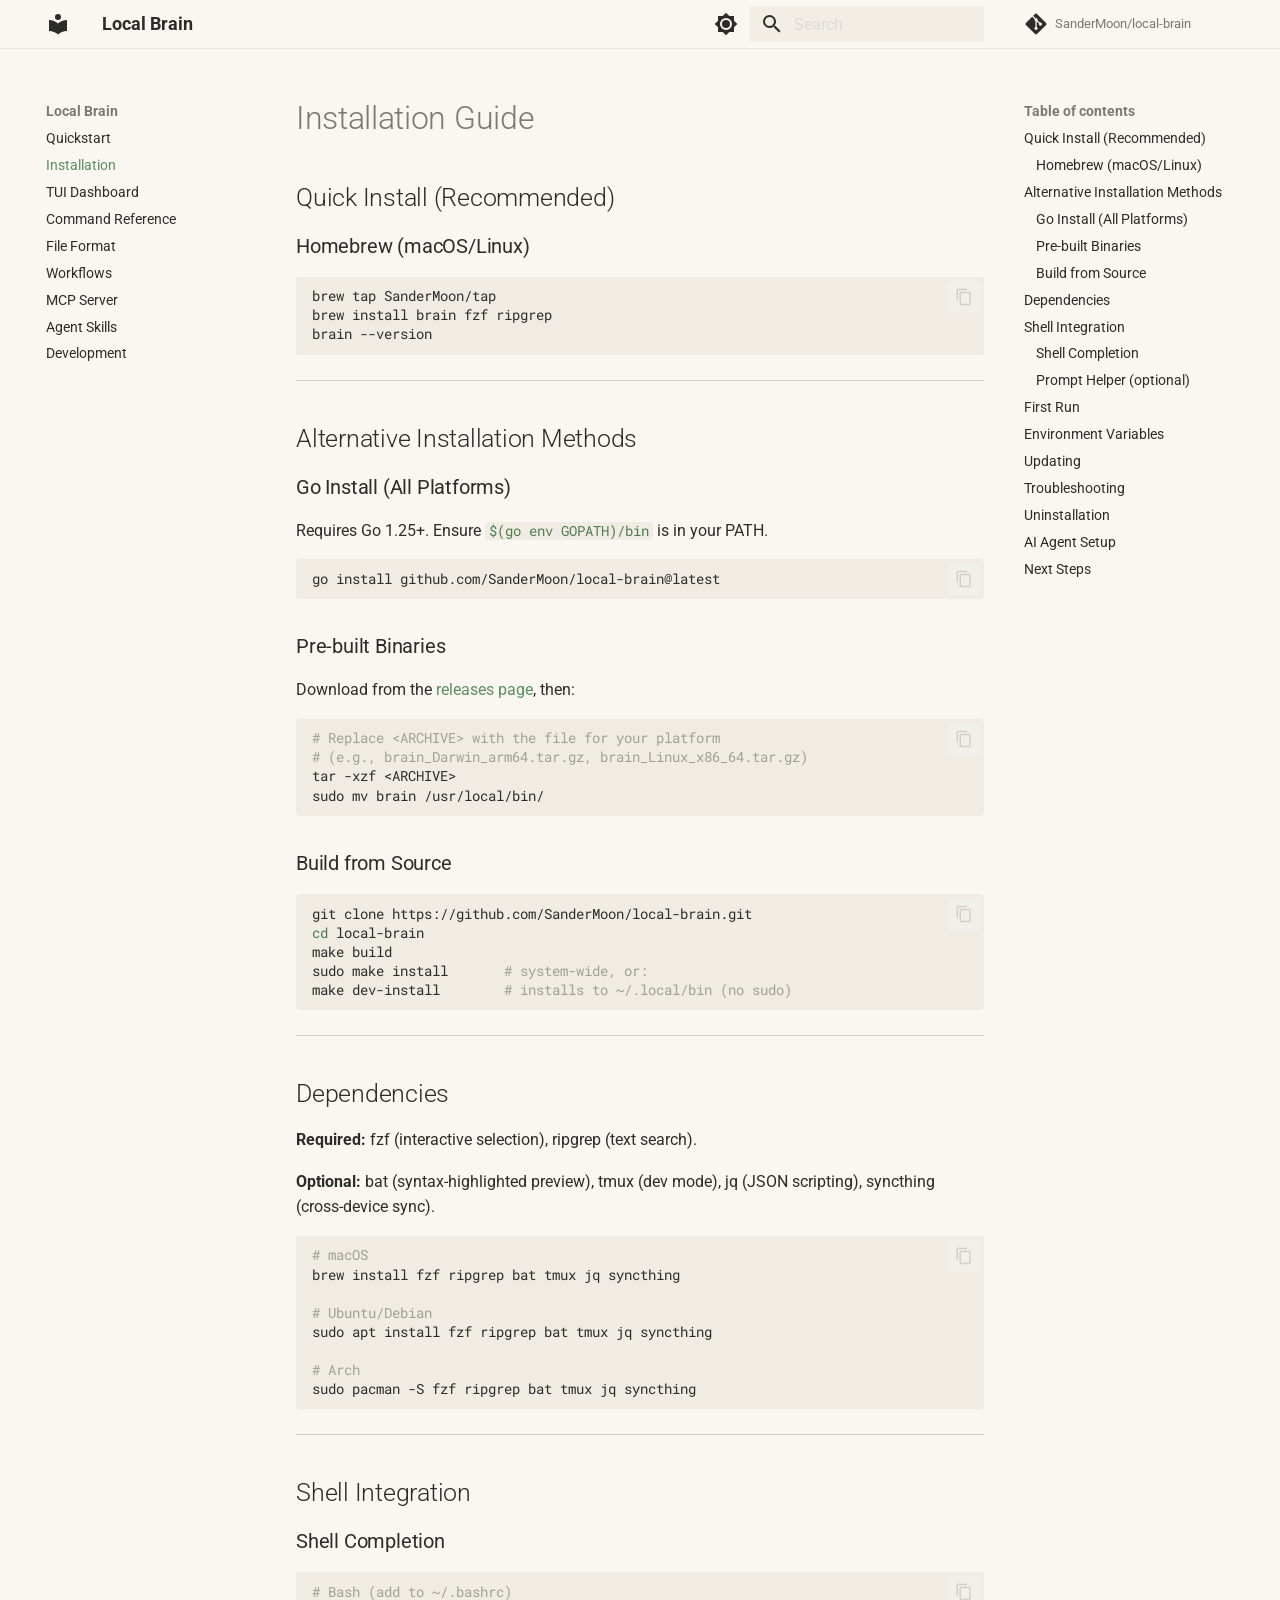
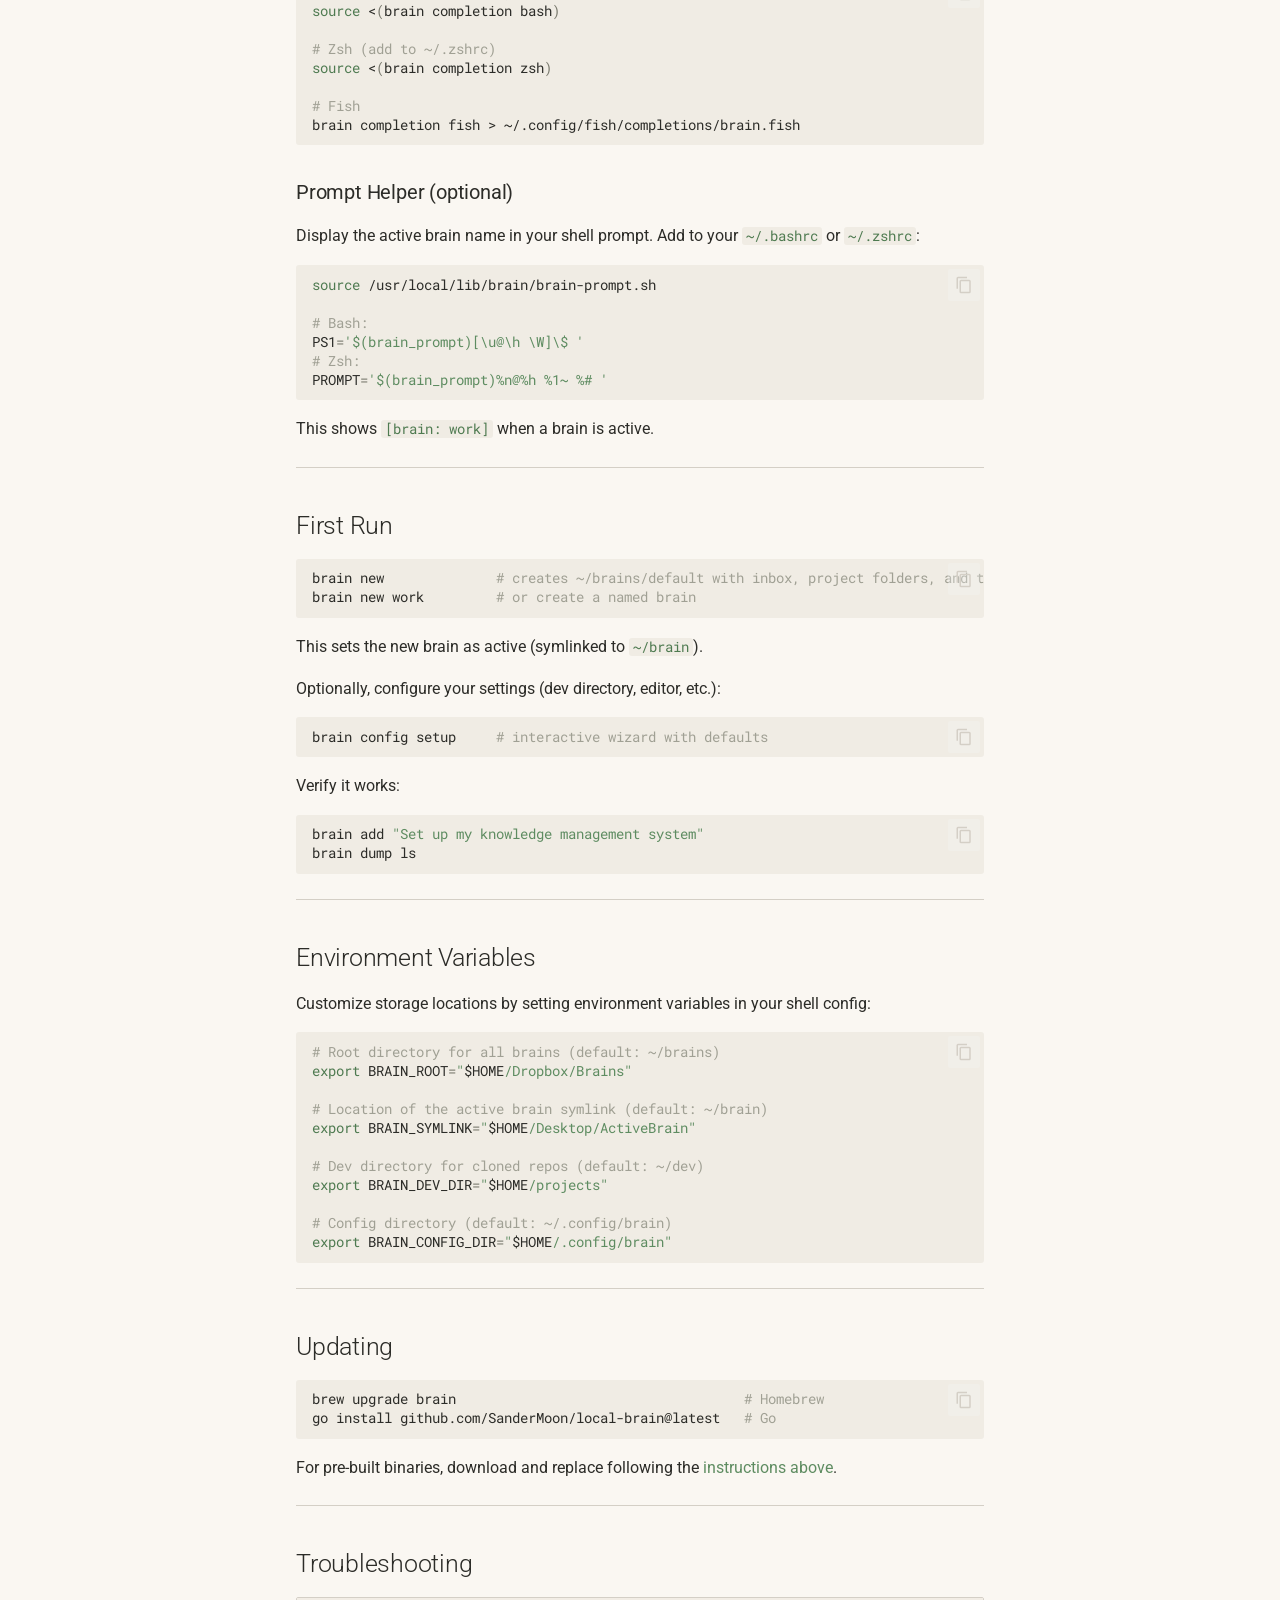
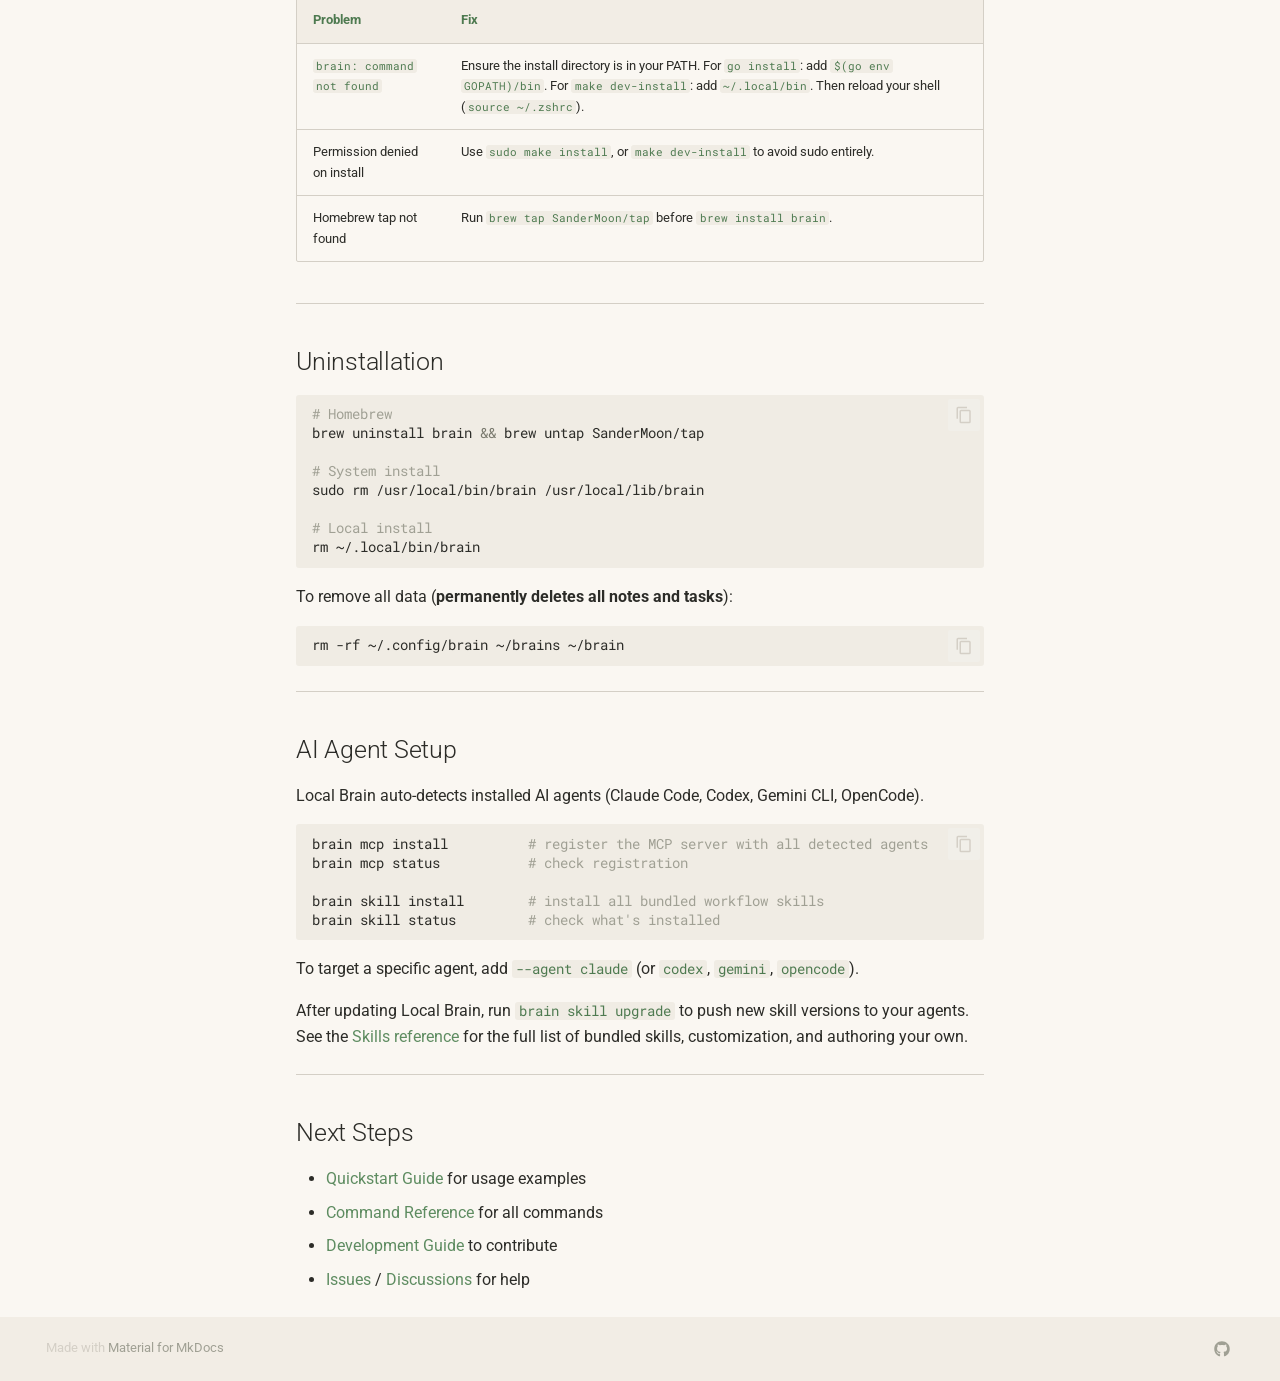
<file: installation/index.html>
<!doctype html>
<html lang="en" class="no-js">
  <head>
    
      <meta charset="utf-8">
      <meta name="viewport" content="width=device-width,initial-scale=1">
      
        <meta name="description" content="Plain markdown files. Full project management. Managed by AI, or by you.">
      
      
      
        <link rel="canonical" href="https://sandermoon.github.io/local-brain/installation/">
      
      
        <link rel="prev" href="..">
      
      
        <link rel="next" href="../tui/">
      
      
        
      
      
      <link rel="icon" href="../assets/images/favicon.png">
      <meta name="generator" content="mkdocs-1.6.1, mkdocs-material-9.7.6">
    
    
      
        <title>Installation - Local Brain</title>
      
    
    
      <link rel="stylesheet" href="../assets/stylesheets/main.484c7ddc.min.css">
      
        
        <link rel="stylesheet" href="../assets/stylesheets/palette.ab4e12ef.min.css">
      
      


    
    
      
    
    
      
        
        
        <link rel="preconnect" href="https://fonts.gstatic.com" crossorigin>
        <link rel="stylesheet" href="https://fonts.googleapis.com/css?family=Roboto:300,300i,400,400i,700,700i%7CRoboto+Mono:400,400i,700,700i&display=fallback">
        <style>:root{--md-text-font:"Roboto";--md-code-font:"Roboto Mono"}</style>
      
    
    
      <link rel="stylesheet" href="../stylesheets/terminal-sage.css">
    
    <script>__md_scope=new URL("..",location),__md_hash=e=>[...e].reduce(((e,_)=>(e<<5)-e+_.charCodeAt(0)),0),__md_get=(e,_=localStorage,t=__md_scope)=>JSON.parse(_.getItem(t.pathname+"."+e)),__md_set=(e,_,t=localStorage,a=__md_scope)=>{try{t.setItem(a.pathname+"."+e,JSON.stringify(_))}catch(e){}}</script>
    
      

    
    
  </head>
  
  
    
    
      
    
    
    
    
    <body dir="ltr" data-md-color-scheme="default" data-md-color-primary="custom" data-md-color-accent="custom">
  
    
    <input class="md-toggle" data-md-toggle="drawer" type="checkbox" id="__drawer" autocomplete="off">
    <input class="md-toggle" data-md-toggle="search" type="checkbox" id="__search" autocomplete="off">
    <label class="md-overlay" for="__drawer"></label>
    <div data-md-component="skip">
      
        
        <a href="#installation-guide" class="md-skip">
          Skip to content
        </a>
      
    </div>
    <div data-md-component="announce">
      
    </div>
    
    
      

  

<header class="md-header md-header--shadow" data-md-component="header">
  <nav class="md-header__inner md-grid" aria-label="Header">
    <a href=".." title="Local Brain" class="md-header__button md-logo" aria-label="Local Brain" data-md-component="logo">
      
  
  <svg xmlns="http://www.w3.org/2000/svg" viewBox="0 0 24 24"><path d="M12 8a3 3 0 0 0 3-3 3 3 0 0 0-3-3 3 3 0 0 0-3 3 3 3 0 0 0 3 3m0 3.54C9.64 9.35 6.5 8 3 8v11c3.5 0 6.64 1.35 9 3.54 2.36-2.19 5.5-3.54 9-3.54V8c-3.5 0-6.64 1.35-9 3.54"/></svg>

    </a>
    <label class="md-header__button md-icon" for="__drawer">
      
      <svg xmlns="http://www.w3.org/2000/svg" viewBox="0 0 24 24"><path d="M3 6h18v2H3zm0 5h18v2H3zm0 5h18v2H3z"/></svg>
    </label>
    <div class="md-header__title" data-md-component="header-title">
      <div class="md-header__ellipsis">
        <div class="md-header__topic">
          <span class="md-ellipsis">
            Local Brain
          </span>
        </div>
        <div class="md-header__topic" data-md-component="header-topic">
          <span class="md-ellipsis">
            
              Installation
            
          </span>
        </div>
      </div>
    </div>
    
      
        <form class="md-header__option" data-md-component="palette">
  
    
    
    
    <input class="md-option" data-md-color-media="(prefers-color-scheme: light)" data-md-color-scheme="default" data-md-color-primary="custom" data-md-color-accent="custom"  aria-label="Switch to dark mode"  type="radio" name="__palette" id="__palette_0">
    
      <label class="md-header__button md-icon" title="Switch to dark mode" for="__palette_1" hidden>
        <svg xmlns="http://www.w3.org/2000/svg" viewBox="0 0 24 24"><path d="M12 8a4 4 0 0 0-4 4 4 4 0 0 0 4 4 4 4 0 0 0 4-4 4 4 0 0 0-4-4m0 10a6 6 0 0 1-6-6 6 6 0 0 1 6-6 6 6 0 0 1 6 6 6 6 0 0 1-6 6m8-9.31V4h-4.69L12 .69 8.69 4H4v4.69L.69 12 4 15.31V20h4.69L12 23.31 15.31 20H20v-4.69L23.31 12z"/></svg>
      </label>
    
  
    
    
    
    <input class="md-option" data-md-color-media="(prefers-color-scheme: dark)" data-md-color-scheme="slate" data-md-color-primary="custom" data-md-color-accent="custom"  aria-label="Switch to light mode"  type="radio" name="__palette" id="__palette_1">
    
      <label class="md-header__button md-icon" title="Switch to light mode" for="__palette_0" hidden>
        <svg xmlns="http://www.w3.org/2000/svg" viewBox="0 0 24 24"><path d="M12 18c-.89 0-1.74-.2-2.5-.55C11.56 16.5 13 14.42 13 12s-1.44-4.5-3.5-5.45C10.26 6.2 11.11 6 12 6a6 6 0 0 1 6 6 6 6 0 0 1-6 6m8-9.31V4h-4.69L12 .69 8.69 4H4v4.69L.69 12 4 15.31V20h4.69L12 23.31 15.31 20H20v-4.69L23.31 12z"/></svg>
      </label>
    
  
</form>
      
    
    
      <script>var palette=__md_get("__palette");if(palette&&palette.color){if("(prefers-color-scheme)"===palette.color.media){var media=matchMedia("(prefers-color-scheme: light)"),input=document.querySelector(media.matches?"[data-md-color-media='(prefers-color-scheme: light)']":"[data-md-color-media='(prefers-color-scheme: dark)']");palette.color.media=input.getAttribute("data-md-color-media"),palette.color.scheme=input.getAttribute("data-md-color-scheme"),palette.color.primary=input.getAttribute("data-md-color-primary"),palette.color.accent=input.getAttribute("data-md-color-accent")}for(var[key,value]of Object.entries(palette.color))document.body.setAttribute("data-md-color-"+key,value)}</script>
    
    
    
      
      
        <label class="md-header__button md-icon" for="__search">
          
          <svg xmlns="http://www.w3.org/2000/svg" viewBox="0 0 24 24"><path d="M9.5 3A6.5 6.5 0 0 1 16 9.5c0 1.61-.59 3.09-1.56 4.23l.27.27h.79l5 5-1.5 1.5-5-5v-.79l-.27-.27A6.52 6.52 0 0 1 9.5 16 6.5 6.5 0 0 1 3 9.5 6.5 6.5 0 0 1 9.5 3m0 2C7 5 5 7 5 9.5S7 14 9.5 14 14 12 14 9.5 12 5 9.5 5"/></svg>
        </label>
        <div class="md-search" data-md-component="search" role="dialog">
  <label class="md-search__overlay" for="__search"></label>
  <div class="md-search__inner" role="search">
    <form class="md-search__form" name="search">
      <input type="text" class="md-search__input" name="query" aria-label="Search" placeholder="Search" autocapitalize="off" autocorrect="off" autocomplete="off" spellcheck="false" data-md-component="search-query" required>
      <label class="md-search__icon md-icon" for="__search">
        
        <svg xmlns="http://www.w3.org/2000/svg" viewBox="0 0 24 24"><path d="M9.5 3A6.5 6.5 0 0 1 16 9.5c0 1.61-.59 3.09-1.56 4.23l.27.27h.79l5 5-1.5 1.5-5-5v-.79l-.27-.27A6.52 6.52 0 0 1 9.5 16 6.5 6.5 0 0 1 3 9.5 6.5 6.5 0 0 1 9.5 3m0 2C7 5 5 7 5 9.5S7 14 9.5 14 14 12 14 9.5 12 5 9.5 5"/></svg>
        
        <svg xmlns="http://www.w3.org/2000/svg" viewBox="0 0 24 24"><path d="M20 11v2H8l5.5 5.5-1.42 1.42L4.16 12l7.92-7.92L13.5 5.5 8 11z"/></svg>
      </label>
      <nav class="md-search__options" aria-label="Search">
        
        <button type="reset" class="md-search__icon md-icon" title="Clear" aria-label="Clear" tabindex="-1">
          
          <svg xmlns="http://www.w3.org/2000/svg" viewBox="0 0 24 24"><path d="M19 6.41 17.59 5 12 10.59 6.41 5 5 6.41 10.59 12 5 17.59 6.41 19 12 13.41 17.59 19 19 17.59 13.41 12z"/></svg>
        </button>
      </nav>
      
        <div class="md-search__suggest" data-md-component="search-suggest"></div>
      
    </form>
    <div class="md-search__output">
      <div class="md-search__scrollwrap" tabindex="0" data-md-scrollfix>
        <div class="md-search-result" data-md-component="search-result">
          <div class="md-search-result__meta">
            Initializing search
          </div>
          <ol class="md-search-result__list" role="presentation"></ol>
        </div>
      </div>
    </div>
  </div>
</div>
      
    
    
      <div class="md-header__source">
        <a href="https://github.com/SanderMoon/local-brain" title="Go to repository" class="md-source" data-md-component="source">
  <div class="md-source__icon md-icon">
    
    <svg xmlns="http://www.w3.org/2000/svg" viewBox="0 0 448 512"><!--! Font Awesome Free 7.1.0 by @fontawesome - https://fontawesome.com License - https://fontawesome.com/license/free (Icons: CC BY 4.0, Fonts: SIL OFL 1.1, Code: MIT License) Copyright 2025 Fonticons, Inc.--><path d="M439.6 236.1 244 40.5c-5.4-5.5-12.8-8.5-20.4-8.5s-15 3-20.4 8.4L162.5 81l51.5 51.5c27.1-9.1 52.7 16.8 43.4 43.7l49.7 49.7c34.2-11.8 61.2 31 35.5 56.7-26.5 26.5-70.2-2.9-56-37.3L240.3 199v121.9c25.3 12.5 22.3 41.8 9.1 55-6.4 6.4-15.2 10.1-24.3 10.1s-17.8-3.6-24.3-10.1c-17.6-17.6-11.1-46.9 11.2-56v-123c-20.8-8.5-24.6-30.7-18.6-45L142.6 101 8.5 235.1C3 240.6 0 247.9 0 255.5s3 15 8.5 20.4l195.6 195.7c5.4 5.4 12.7 8.4 20.4 8.4s15-3 20.4-8.4l194.7-194.7c5.4-5.4 8.4-12.8 8.4-20.4s-3-15-8.4-20.4"/></svg>
  </div>
  <div class="md-source__repository">
    SanderMoon/local-brain
  </div>
</a>
      </div>
    
  </nav>
  
</header>
    
    <div class="md-container" data-md-component="container">
      
      
        
          
        
      
      <main class="md-main" data-md-component="main">
        <div class="md-main__inner md-grid">
          
            
              
              <div class="md-sidebar md-sidebar--primary" data-md-component="sidebar" data-md-type="navigation" >
                <div class="md-sidebar__scrollwrap">
                  <div class="md-sidebar__inner">
                    



<nav class="md-nav md-nav--primary" aria-label="Navigation" data-md-level="0">
  <label class="md-nav__title" for="__drawer">
    <a href=".." title="Local Brain" class="md-nav__button md-logo" aria-label="Local Brain" data-md-component="logo">
      
  
  <svg xmlns="http://www.w3.org/2000/svg" viewBox="0 0 24 24"><path d="M12 8a3 3 0 0 0 3-3 3 3 0 0 0-3-3 3 3 0 0 0-3 3 3 3 0 0 0 3 3m0 3.54C9.64 9.35 6.5 8 3 8v11c3.5 0 6.64 1.35 9 3.54 2.36-2.19 5.5-3.54 9-3.54V8c-3.5 0-6.64 1.35-9 3.54"/></svg>

    </a>
    Local Brain
  </label>
  
    <div class="md-nav__source">
      <a href="https://github.com/SanderMoon/local-brain" title="Go to repository" class="md-source" data-md-component="source">
  <div class="md-source__icon md-icon">
    
    <svg xmlns="http://www.w3.org/2000/svg" viewBox="0 0 448 512"><!--! Font Awesome Free 7.1.0 by @fontawesome - https://fontawesome.com License - https://fontawesome.com/license/free (Icons: CC BY 4.0, Fonts: SIL OFL 1.1, Code: MIT License) Copyright 2025 Fonticons, Inc.--><path d="M439.6 236.1 244 40.5c-5.4-5.5-12.8-8.5-20.4-8.5s-15 3-20.4 8.4L162.5 81l51.5 51.5c27.1-9.1 52.7 16.8 43.4 43.7l49.7 49.7c34.2-11.8 61.2 31 35.5 56.7-26.5 26.5-70.2-2.9-56-37.3L240.3 199v121.9c25.3 12.5 22.3 41.8 9.1 55-6.4 6.4-15.2 10.1-24.3 10.1s-17.8-3.6-24.3-10.1c-17.6-17.6-11.1-46.9 11.2-56v-123c-20.8-8.5-24.6-30.7-18.6-45L142.6 101 8.5 235.1C3 240.6 0 247.9 0 255.5s3 15 8.5 20.4l195.6 195.7c5.4 5.4 12.7 8.4 20.4 8.4s15-3 20.4-8.4l194.7-194.7c5.4-5.4 8.4-12.8 8.4-20.4s-3-15-8.4-20.4"/></svg>
  </div>
  <div class="md-source__repository">
    SanderMoon/local-brain
  </div>
</a>
    </div>
  
  <ul class="md-nav__list" data-md-scrollfix>
    
      
      
  
  
  
  
    <li class="md-nav__item">
      <a href=".." class="md-nav__link">
        
  
  
  <span class="md-ellipsis">
    
  
    Quickstart
  

    
  </span>
  
  

      </a>
    </li>
  

    
      
      
  
  
    
  
  
  
    <li class="md-nav__item md-nav__item--active">
      
      <input class="md-nav__toggle md-toggle" type="checkbox" id="__toc">
      
      
        
      
      
        <label class="md-nav__link md-nav__link--active" for="__toc">
          
  
  
  <span class="md-ellipsis">
    
  
    Installation
  

    
  </span>
  
  

          <span class="md-nav__icon md-icon"></span>
        </label>
      
      <a href="./" class="md-nav__link md-nav__link--active">
        
  
  
  <span class="md-ellipsis">
    
  
    Installation
  

    
  </span>
  
  

      </a>
      
        

<nav class="md-nav md-nav--secondary" aria-label="Table of contents">
  
  
  
    
  
  
    <label class="md-nav__title" for="__toc">
      <span class="md-nav__icon md-icon"></span>
      Table of contents
    </label>
    <ul class="md-nav__list" data-md-component="toc" data-md-scrollfix>
      
        <li class="md-nav__item">
  <a href="#quick-install-recommended" class="md-nav__link">
    <span class="md-ellipsis">
      
        Quick Install (Recommended)
      
    </span>
  </a>
  
    <nav class="md-nav" aria-label="Quick Install (Recommended)">
      <ul class="md-nav__list">
        
          <li class="md-nav__item">
  <a href="#homebrew-macoslinux" class="md-nav__link">
    <span class="md-ellipsis">
      
        Homebrew (macOS/Linux)
      
    </span>
  </a>
  
</li>
        
      </ul>
    </nav>
  
</li>
      
        <li class="md-nav__item">
  <a href="#alternative-installation-methods" class="md-nav__link">
    <span class="md-ellipsis">
      
        Alternative Installation Methods
      
    </span>
  </a>
  
    <nav class="md-nav" aria-label="Alternative Installation Methods">
      <ul class="md-nav__list">
        
          <li class="md-nav__item">
  <a href="#go-install-all-platforms" class="md-nav__link">
    <span class="md-ellipsis">
      
        Go Install (All Platforms)
      
    </span>
  </a>
  
</li>
        
          <li class="md-nav__item">
  <a href="#pre-built-binaries" class="md-nav__link">
    <span class="md-ellipsis">
      
        Pre-built Binaries
      
    </span>
  </a>
  
</li>
        
          <li class="md-nav__item">
  <a href="#build-from-source" class="md-nav__link">
    <span class="md-ellipsis">
      
        Build from Source
      
    </span>
  </a>
  
</li>
        
      </ul>
    </nav>
  
</li>
      
        <li class="md-nav__item">
  <a href="#dependencies" class="md-nav__link">
    <span class="md-ellipsis">
      
        Dependencies
      
    </span>
  </a>
  
</li>
      
        <li class="md-nav__item">
  <a href="#shell-integration" class="md-nav__link">
    <span class="md-ellipsis">
      
        Shell Integration
      
    </span>
  </a>
  
    <nav class="md-nav" aria-label="Shell Integration">
      <ul class="md-nav__list">
        
          <li class="md-nav__item">
  <a href="#shell-completion" class="md-nav__link">
    <span class="md-ellipsis">
      
        Shell Completion
      
    </span>
  </a>
  
</li>
        
          <li class="md-nav__item">
  <a href="#prompt-helper-optional" class="md-nav__link">
    <span class="md-ellipsis">
      
        Prompt Helper (optional)
      
    </span>
  </a>
  
</li>
        
      </ul>
    </nav>
  
</li>
      
        <li class="md-nav__item">
  <a href="#first-run" class="md-nav__link">
    <span class="md-ellipsis">
      
        First Run
      
    </span>
  </a>
  
</li>
      
        <li class="md-nav__item">
  <a href="#environment-variables" class="md-nav__link">
    <span class="md-ellipsis">
      
        Environment Variables
      
    </span>
  </a>
  
</li>
      
        <li class="md-nav__item">
  <a href="#updating" class="md-nav__link">
    <span class="md-ellipsis">
      
        Updating
      
    </span>
  </a>
  
</li>
      
        <li class="md-nav__item">
  <a href="#troubleshooting" class="md-nav__link">
    <span class="md-ellipsis">
      
        Troubleshooting
      
    </span>
  </a>
  
</li>
      
        <li class="md-nav__item">
  <a href="#uninstallation" class="md-nav__link">
    <span class="md-ellipsis">
      
        Uninstallation
      
    </span>
  </a>
  
</li>
      
        <li class="md-nav__item">
  <a href="#ai-agent-setup" class="md-nav__link">
    <span class="md-ellipsis">
      
        AI Agent Setup
      
    </span>
  </a>
  
</li>
      
        <li class="md-nav__item">
  <a href="#next-steps" class="md-nav__link">
    <span class="md-ellipsis">
      
        Next Steps
      
    </span>
  </a>
  
</li>
      
    </ul>
  
</nav>
      
    </li>
  

    
      
      
  
  
  
  
    <li class="md-nav__item">
      <a href="../tui/" class="md-nav__link">
        
  
  
  <span class="md-ellipsis">
    
  
    TUI Dashboard
  

    
  </span>
  
  

      </a>
    </li>
  

    
      
      
  
  
  
  
    <li class="md-nav__item">
      <a href="../commands/" class="md-nav__link">
        
  
  
  <span class="md-ellipsis">
    
  
    Command Reference
  

    
  </span>
  
  

      </a>
    </li>
  

    
      
      
  
  
  
  
    <li class="md-nav__item">
      <a href="../file-format/" class="md-nav__link">
        
  
  
  <span class="md-ellipsis">
    
  
    File Format
  

    
  </span>
  
  

      </a>
    </li>
  

    
      
      
  
  
  
  
    <li class="md-nav__item">
      <a href="../workflows/" class="md-nav__link">
        
  
  
  <span class="md-ellipsis">
    
  
    Workflows
  

    
  </span>
  
  

      </a>
    </li>
  

    
      
      
  
  
  
  
    <li class="md-nav__item">
      <a href="../mcp-server/" class="md-nav__link">
        
  
  
  <span class="md-ellipsis">
    
  
    MCP Server
  

    
  </span>
  
  

      </a>
    </li>
  

    
      
      
  
  
  
  
    <li class="md-nav__item">
      <a href="../skills/" class="md-nav__link">
        
  
  
  <span class="md-ellipsis">
    
  
    Agent Skills
  

    
  </span>
  
  

      </a>
    </li>
  

    
      
      
  
  
  
  
    <li class="md-nav__item">
      <a href="../development/" class="md-nav__link">
        
  
  
  <span class="md-ellipsis">
    
  
    Development
  

    
  </span>
  
  

      </a>
    </li>
  

    
  </ul>
</nav>
                  </div>
                </div>
              </div>
            
            
              
              <div class="md-sidebar md-sidebar--secondary" data-md-component="sidebar" data-md-type="toc" >
                <div class="md-sidebar__scrollwrap">
                  <div class="md-sidebar__inner">
                    

<nav class="md-nav md-nav--secondary" aria-label="Table of contents">
  
  
  
    
  
  
    <label class="md-nav__title" for="__toc">
      <span class="md-nav__icon md-icon"></span>
      Table of contents
    </label>
    <ul class="md-nav__list" data-md-component="toc" data-md-scrollfix>
      
        <li class="md-nav__item">
  <a href="#quick-install-recommended" class="md-nav__link">
    <span class="md-ellipsis">
      
        Quick Install (Recommended)
      
    </span>
  </a>
  
    <nav class="md-nav" aria-label="Quick Install (Recommended)">
      <ul class="md-nav__list">
        
          <li class="md-nav__item">
  <a href="#homebrew-macoslinux" class="md-nav__link">
    <span class="md-ellipsis">
      
        Homebrew (macOS/Linux)
      
    </span>
  </a>
  
</li>
        
      </ul>
    </nav>
  
</li>
      
        <li class="md-nav__item">
  <a href="#alternative-installation-methods" class="md-nav__link">
    <span class="md-ellipsis">
      
        Alternative Installation Methods
      
    </span>
  </a>
  
    <nav class="md-nav" aria-label="Alternative Installation Methods">
      <ul class="md-nav__list">
        
          <li class="md-nav__item">
  <a href="#go-install-all-platforms" class="md-nav__link">
    <span class="md-ellipsis">
      
        Go Install (All Platforms)
      
    </span>
  </a>
  
</li>
        
          <li class="md-nav__item">
  <a href="#pre-built-binaries" class="md-nav__link">
    <span class="md-ellipsis">
      
        Pre-built Binaries
      
    </span>
  </a>
  
</li>
        
          <li class="md-nav__item">
  <a href="#build-from-source" class="md-nav__link">
    <span class="md-ellipsis">
      
        Build from Source
      
    </span>
  </a>
  
</li>
        
      </ul>
    </nav>
  
</li>
      
        <li class="md-nav__item">
  <a href="#dependencies" class="md-nav__link">
    <span class="md-ellipsis">
      
        Dependencies
      
    </span>
  </a>
  
</li>
      
        <li class="md-nav__item">
  <a href="#shell-integration" class="md-nav__link">
    <span class="md-ellipsis">
      
        Shell Integration
      
    </span>
  </a>
  
    <nav class="md-nav" aria-label="Shell Integration">
      <ul class="md-nav__list">
        
          <li class="md-nav__item">
  <a href="#shell-completion" class="md-nav__link">
    <span class="md-ellipsis">
      
        Shell Completion
      
    </span>
  </a>
  
</li>
        
          <li class="md-nav__item">
  <a href="#prompt-helper-optional" class="md-nav__link">
    <span class="md-ellipsis">
      
        Prompt Helper (optional)
      
    </span>
  </a>
  
</li>
        
      </ul>
    </nav>
  
</li>
      
        <li class="md-nav__item">
  <a href="#first-run" class="md-nav__link">
    <span class="md-ellipsis">
      
        First Run
      
    </span>
  </a>
  
</li>
      
        <li class="md-nav__item">
  <a href="#environment-variables" class="md-nav__link">
    <span class="md-ellipsis">
      
        Environment Variables
      
    </span>
  </a>
  
</li>
      
        <li class="md-nav__item">
  <a href="#updating" class="md-nav__link">
    <span class="md-ellipsis">
      
        Updating
      
    </span>
  </a>
  
</li>
      
        <li class="md-nav__item">
  <a href="#troubleshooting" class="md-nav__link">
    <span class="md-ellipsis">
      
        Troubleshooting
      
    </span>
  </a>
  
</li>
      
        <li class="md-nav__item">
  <a href="#uninstallation" class="md-nav__link">
    <span class="md-ellipsis">
      
        Uninstallation
      
    </span>
  </a>
  
</li>
      
        <li class="md-nav__item">
  <a href="#ai-agent-setup" class="md-nav__link">
    <span class="md-ellipsis">
      
        AI Agent Setup
      
    </span>
  </a>
  
</li>
      
        <li class="md-nav__item">
  <a href="#next-steps" class="md-nav__link">
    <span class="md-ellipsis">
      
        Next Steps
      
    </span>
  </a>
  
</li>
      
    </ul>
  
</nav>
                  </div>
                </div>
              </div>
            
          
          
            <div class="md-content" data-md-component="content">
              
              <article class="md-content__inner md-typeset">
                
                  


  
  


<h1 id="installation-guide">Installation Guide</h1>
<h2 id="quick-install-recommended">Quick Install (Recommended)</h2>
<h3 id="homebrew-macoslinux">Homebrew (macOS/Linux)</h3>
<div class="highlight"><pre><span></span><code><a id="__codelineno-0-1" name="__codelineno-0-1" href="#__codelineno-0-1"></a>brew<span class="w"> </span>tap<span class="w"> </span>SanderMoon/tap
<a id="__codelineno-0-2" name="__codelineno-0-2" href="#__codelineno-0-2"></a>brew<span class="w"> </span>install<span class="w"> </span>brain<span class="w"> </span>fzf<span class="w"> </span>ripgrep
<a id="__codelineno-0-3" name="__codelineno-0-3" href="#__codelineno-0-3"></a>brain<span class="w"> </span>--version
</code></pre></div>
<hr />
<h2 id="alternative-installation-methods">Alternative Installation Methods</h2>
<h3 id="go-install-all-platforms">Go Install (All Platforms)</h3>
<p>Requires Go 1.25+. Ensure <code>$(go env GOPATH)/bin</code> is in your PATH.</p>
<div class="highlight"><pre><span></span><code><a id="__codelineno-1-1" name="__codelineno-1-1" href="#__codelineno-1-1"></a>go<span class="w"> </span>install<span class="w"> </span>github.com/SanderMoon/local-brain@latest
</code></pre></div>
<h3 id="pre-built-binaries">Pre-built Binaries</h3>
<p>Download from the <a href="https://github.com/SanderMoon/local-brain/releases">releases page</a>, then:</p>
<div class="highlight"><pre><span></span><code><a id="__codelineno-2-1" name="__codelineno-2-1" href="#__codelineno-2-1"></a><span class="c1"># Replace &lt;ARCHIVE&gt; with the file for your platform</span>
<a id="__codelineno-2-2" name="__codelineno-2-2" href="#__codelineno-2-2"></a><span class="c1"># (e.g., brain_Darwin_arm64.tar.gz, brain_Linux_x86_64.tar.gz)</span>
<a id="__codelineno-2-3" name="__codelineno-2-3" href="#__codelineno-2-3"></a>tar<span class="w"> </span>-xzf<span class="w"> </span>&lt;ARCHIVE&gt;
<a id="__codelineno-2-4" name="__codelineno-2-4" href="#__codelineno-2-4"></a>sudo<span class="w"> </span>mv<span class="w"> </span>brain<span class="w"> </span>/usr/local/bin/
</code></pre></div>
<h3 id="build-from-source">Build from Source</h3>
<div class="highlight"><pre><span></span><code><a id="__codelineno-3-1" name="__codelineno-3-1" href="#__codelineno-3-1"></a>git<span class="w"> </span>clone<span class="w"> </span>https://github.com/SanderMoon/local-brain.git
<a id="__codelineno-3-2" name="__codelineno-3-2" href="#__codelineno-3-2"></a><span class="nb">cd</span><span class="w"> </span>local-brain
<a id="__codelineno-3-3" name="__codelineno-3-3" href="#__codelineno-3-3"></a>make<span class="w"> </span>build
<a id="__codelineno-3-4" name="__codelineno-3-4" href="#__codelineno-3-4"></a>sudo<span class="w"> </span>make<span class="w"> </span>install<span class="w">       </span><span class="c1"># system-wide, or:</span>
<a id="__codelineno-3-5" name="__codelineno-3-5" href="#__codelineno-3-5"></a>make<span class="w"> </span>dev-install<span class="w">        </span><span class="c1"># installs to ~/.local/bin (no sudo)</span>
</code></pre></div>
<hr />
<h2 id="dependencies">Dependencies</h2>
<p><strong>Required:</strong> fzf (interactive selection), ripgrep (text search).</p>
<p><strong>Optional:</strong> bat (syntax-highlighted preview), tmux (dev mode), jq (JSON scripting), syncthing (cross-device sync).</p>
<div class="highlight"><pre><span></span><code><a id="__codelineno-4-1" name="__codelineno-4-1" href="#__codelineno-4-1"></a><span class="c1"># macOS</span>
<a id="__codelineno-4-2" name="__codelineno-4-2" href="#__codelineno-4-2"></a>brew<span class="w"> </span>install<span class="w"> </span>fzf<span class="w"> </span>ripgrep<span class="w"> </span>bat<span class="w"> </span>tmux<span class="w"> </span>jq<span class="w"> </span>syncthing
<a id="__codelineno-4-3" name="__codelineno-4-3" href="#__codelineno-4-3"></a>
<a id="__codelineno-4-4" name="__codelineno-4-4" href="#__codelineno-4-4"></a><span class="c1"># Ubuntu/Debian</span>
<a id="__codelineno-4-5" name="__codelineno-4-5" href="#__codelineno-4-5"></a>sudo<span class="w"> </span>apt<span class="w"> </span>install<span class="w"> </span>fzf<span class="w"> </span>ripgrep<span class="w"> </span>bat<span class="w"> </span>tmux<span class="w"> </span>jq<span class="w"> </span>syncthing
<a id="__codelineno-4-6" name="__codelineno-4-6" href="#__codelineno-4-6"></a>
<a id="__codelineno-4-7" name="__codelineno-4-7" href="#__codelineno-4-7"></a><span class="c1"># Arch</span>
<a id="__codelineno-4-8" name="__codelineno-4-8" href="#__codelineno-4-8"></a>sudo<span class="w"> </span>pacman<span class="w"> </span>-S<span class="w"> </span>fzf<span class="w"> </span>ripgrep<span class="w"> </span>bat<span class="w"> </span>tmux<span class="w"> </span>jq<span class="w"> </span>syncthing
</code></pre></div>
<hr />
<h2 id="shell-integration">Shell Integration</h2>
<h3 id="shell-completion">Shell Completion</h3>
<div class="highlight"><pre><span></span><code><a id="__codelineno-5-1" name="__codelineno-5-1" href="#__codelineno-5-1"></a><span class="c1"># Bash (add to ~/.bashrc)</span>
<a id="__codelineno-5-2" name="__codelineno-5-2" href="#__codelineno-5-2"></a><span class="nb">source</span><span class="w"> </span>&lt;<span class="o">(</span>brain<span class="w"> </span>completion<span class="w"> </span>bash<span class="o">)</span>
<a id="__codelineno-5-3" name="__codelineno-5-3" href="#__codelineno-5-3"></a>
<a id="__codelineno-5-4" name="__codelineno-5-4" href="#__codelineno-5-4"></a><span class="c1"># Zsh (add to ~/.zshrc)</span>
<a id="__codelineno-5-5" name="__codelineno-5-5" href="#__codelineno-5-5"></a><span class="nb">source</span><span class="w"> </span>&lt;<span class="o">(</span>brain<span class="w"> </span>completion<span class="w"> </span>zsh<span class="o">)</span>
<a id="__codelineno-5-6" name="__codelineno-5-6" href="#__codelineno-5-6"></a>
<a id="__codelineno-5-7" name="__codelineno-5-7" href="#__codelineno-5-7"></a><span class="c1"># Fish</span>
<a id="__codelineno-5-8" name="__codelineno-5-8" href="#__codelineno-5-8"></a>brain<span class="w"> </span>completion<span class="w"> </span>fish<span class="w"> </span>&gt;<span class="w"> </span>~/.config/fish/completions/brain.fish
</code></pre></div>
<h3 id="prompt-helper-optional">Prompt Helper (optional)</h3>
<p>Display the active brain name in your shell prompt. Add to your <code>~/.bashrc</code> or <code>~/.zshrc</code>:</p>
<div class="highlight"><pre><span></span><code><a id="__codelineno-6-1" name="__codelineno-6-1" href="#__codelineno-6-1"></a><span class="nb">source</span><span class="w"> </span>/usr/local/lib/brain/brain-prompt.sh
<a id="__codelineno-6-2" name="__codelineno-6-2" href="#__codelineno-6-2"></a>
<a id="__codelineno-6-3" name="__codelineno-6-3" href="#__codelineno-6-3"></a><span class="c1"># Bash:</span>
<a id="__codelineno-6-4" name="__codelineno-6-4" href="#__codelineno-6-4"></a><span class="nv">PS1</span><span class="o">=</span><span class="s1">&#39;$(brain_prompt)[\u@\h \W]\$ &#39;</span>
<a id="__codelineno-6-5" name="__codelineno-6-5" href="#__codelineno-6-5"></a><span class="c1"># Zsh:</span>
<a id="__codelineno-6-6" name="__codelineno-6-6" href="#__codelineno-6-6"></a><span class="nv">PROMPT</span><span class="o">=</span><span class="s1">&#39;$(brain_prompt)%n@%h %1~ %# &#39;</span>
</code></pre></div>
<p>This shows <code>[brain: work]</code> when a brain is active.</p>
<hr />
<h2 id="first-run">First Run</h2>
<div class="highlight"><pre><span></span><code><a id="__codelineno-7-1" name="__codelineno-7-1" href="#__codelineno-7-1"></a>brain<span class="w"> </span>new<span class="w">              </span><span class="c1"># creates ~/brains/default with inbox, project folders, and templates</span>
<a id="__codelineno-7-2" name="__codelineno-7-2" href="#__codelineno-7-2"></a>brain<span class="w"> </span>new<span class="w"> </span>work<span class="w">         </span><span class="c1"># or create a named brain</span>
</code></pre></div>
<p>This sets the new brain as active (symlinked to <code>~/brain</code>).</p>
<p>Optionally, configure your settings (dev directory, editor, etc.):</p>
<div class="highlight"><pre><span></span><code><a id="__codelineno-8-1" name="__codelineno-8-1" href="#__codelineno-8-1"></a>brain<span class="w"> </span>config<span class="w"> </span>setup<span class="w">     </span><span class="c1"># interactive wizard with defaults</span>
</code></pre></div>
<p>Verify it works:</p>
<div class="highlight"><pre><span></span><code><a id="__codelineno-9-1" name="__codelineno-9-1" href="#__codelineno-9-1"></a>brain<span class="w"> </span>add<span class="w"> </span><span class="s2">&quot;Set up my knowledge management system&quot;</span>
<a id="__codelineno-9-2" name="__codelineno-9-2" href="#__codelineno-9-2"></a>brain<span class="w"> </span>dump<span class="w"> </span>ls
</code></pre></div>
<hr />
<h2 id="environment-variables">Environment Variables</h2>
<p>Customize storage locations by setting environment variables in your shell config:</p>
<div class="highlight"><pre><span></span><code><a id="__codelineno-10-1" name="__codelineno-10-1" href="#__codelineno-10-1"></a><span class="c1"># Root directory for all brains (default: ~/brains)</span>
<a id="__codelineno-10-2" name="__codelineno-10-2" href="#__codelineno-10-2"></a><span class="nb">export</span><span class="w"> </span><span class="nv">BRAIN_ROOT</span><span class="o">=</span><span class="s2">&quot;</span><span class="nv">$HOME</span><span class="s2">/Dropbox/Brains&quot;</span>
<a id="__codelineno-10-3" name="__codelineno-10-3" href="#__codelineno-10-3"></a>
<a id="__codelineno-10-4" name="__codelineno-10-4" href="#__codelineno-10-4"></a><span class="c1"># Location of the active brain symlink (default: ~/brain)</span>
<a id="__codelineno-10-5" name="__codelineno-10-5" href="#__codelineno-10-5"></a><span class="nb">export</span><span class="w"> </span><span class="nv">BRAIN_SYMLINK</span><span class="o">=</span><span class="s2">&quot;</span><span class="nv">$HOME</span><span class="s2">/Desktop/ActiveBrain&quot;</span>
<a id="__codelineno-10-6" name="__codelineno-10-6" href="#__codelineno-10-6"></a>
<a id="__codelineno-10-7" name="__codelineno-10-7" href="#__codelineno-10-7"></a><span class="c1"># Dev directory for cloned repos (default: ~/dev)</span>
<a id="__codelineno-10-8" name="__codelineno-10-8" href="#__codelineno-10-8"></a><span class="nb">export</span><span class="w"> </span><span class="nv">BRAIN_DEV_DIR</span><span class="o">=</span><span class="s2">&quot;</span><span class="nv">$HOME</span><span class="s2">/projects&quot;</span>
<a id="__codelineno-10-9" name="__codelineno-10-9" href="#__codelineno-10-9"></a>
<a id="__codelineno-10-10" name="__codelineno-10-10" href="#__codelineno-10-10"></a><span class="c1"># Config directory (default: ~/.config/brain)</span>
<a id="__codelineno-10-11" name="__codelineno-10-11" href="#__codelineno-10-11"></a><span class="nb">export</span><span class="w"> </span><span class="nv">BRAIN_CONFIG_DIR</span><span class="o">=</span><span class="s2">&quot;</span><span class="nv">$HOME</span><span class="s2">/.config/brain&quot;</span>
</code></pre></div>
<hr />
<h2 id="updating">Updating</h2>
<div class="highlight"><pre><span></span><code><a id="__codelineno-11-1" name="__codelineno-11-1" href="#__codelineno-11-1"></a>brew<span class="w"> </span>upgrade<span class="w"> </span>brain<span class="w">                                    </span><span class="c1"># Homebrew</span>
<a id="__codelineno-11-2" name="__codelineno-11-2" href="#__codelineno-11-2"></a>go<span class="w"> </span>install<span class="w"> </span>github.com/SanderMoon/local-brain@latest<span class="w">   </span><span class="c1"># Go</span>
</code></pre></div>
<p>For pre-built binaries, download and replace following the <a href="#pre-built-binaries">instructions above</a>.</p>
<hr />
<h2 id="troubleshooting">Troubleshooting</h2>
<table>
<thead>
<tr>
<th>Problem</th>
<th>Fix</th>
</tr>
</thead>
<tbody>
<tr>
<td><code>brain: command not found</code></td>
<td>Ensure the install directory is in your PATH. For <code>go install</code>: add <code>$(go env GOPATH)/bin</code>. For <code>make dev-install</code>: add <code>~/.local/bin</code>. Then reload your shell (<code>source ~/.zshrc</code>).</td>
</tr>
<tr>
<td>Permission denied on install</td>
<td>Use <code>sudo make install</code>, or <code>make dev-install</code> to avoid sudo entirely.</td>
</tr>
<tr>
<td>Homebrew tap not found</td>
<td>Run <code>brew tap SanderMoon/tap</code> before <code>brew install brain</code>.</td>
</tr>
</tbody>
</table>
<hr />
<h2 id="uninstallation">Uninstallation</h2>
<div class="highlight"><pre><span></span><code><a id="__codelineno-12-1" name="__codelineno-12-1" href="#__codelineno-12-1"></a><span class="c1"># Homebrew</span>
<a id="__codelineno-12-2" name="__codelineno-12-2" href="#__codelineno-12-2"></a>brew<span class="w"> </span>uninstall<span class="w"> </span>brain<span class="w"> </span><span class="o">&amp;&amp;</span><span class="w"> </span>brew<span class="w"> </span>untap<span class="w"> </span>SanderMoon/tap
<a id="__codelineno-12-3" name="__codelineno-12-3" href="#__codelineno-12-3"></a>
<a id="__codelineno-12-4" name="__codelineno-12-4" href="#__codelineno-12-4"></a><span class="c1"># System install</span>
<a id="__codelineno-12-5" name="__codelineno-12-5" href="#__codelineno-12-5"></a>sudo<span class="w"> </span>rm<span class="w"> </span>/usr/local/bin/brain<span class="w"> </span>/usr/local/lib/brain
<a id="__codelineno-12-6" name="__codelineno-12-6" href="#__codelineno-12-6"></a>
<a id="__codelineno-12-7" name="__codelineno-12-7" href="#__codelineno-12-7"></a><span class="c1"># Local install</span>
<a id="__codelineno-12-8" name="__codelineno-12-8" href="#__codelineno-12-8"></a>rm<span class="w"> </span>~/.local/bin/brain
</code></pre></div>
<p>To remove all data (<strong>permanently deletes all notes and tasks</strong>):</p>
<div class="highlight"><pre><span></span><code><a id="__codelineno-13-1" name="__codelineno-13-1" href="#__codelineno-13-1"></a>rm<span class="w"> </span>-rf<span class="w"> </span>~/.config/brain<span class="w"> </span>~/brains<span class="w"> </span>~/brain
</code></pre></div>
<hr />
<h2 id="ai-agent-setup">AI Agent Setup</h2>
<p>Local Brain auto-detects installed AI agents (Claude Code, Codex, Gemini CLI, OpenCode).</p>
<div class="highlight"><pre><span></span><code><a id="__codelineno-14-1" name="__codelineno-14-1" href="#__codelineno-14-1"></a>brain<span class="w"> </span>mcp<span class="w"> </span>install<span class="w">          </span><span class="c1"># register the MCP server with all detected agents</span>
<a id="__codelineno-14-2" name="__codelineno-14-2" href="#__codelineno-14-2"></a>brain<span class="w"> </span>mcp<span class="w"> </span>status<span class="w">           </span><span class="c1"># check registration</span>
<a id="__codelineno-14-3" name="__codelineno-14-3" href="#__codelineno-14-3"></a>
<a id="__codelineno-14-4" name="__codelineno-14-4" href="#__codelineno-14-4"></a>brain<span class="w"> </span>skill<span class="w"> </span>install<span class="w">        </span><span class="c1"># install all bundled workflow skills</span>
<a id="__codelineno-14-5" name="__codelineno-14-5" href="#__codelineno-14-5"></a>brain<span class="w"> </span>skill<span class="w"> </span>status<span class="w">         </span><span class="c1"># check what&#39;s installed</span>
</code></pre></div>
<p>To target a specific agent, add <code>--agent claude</code> (or <code>codex</code>, <code>gemini</code>, <code>opencode</code>).</p>
<p>After updating Local Brain, run <code>brain skill upgrade</code> to push new skill versions to your agents. See the <a href="../skills/">Skills reference</a> for the full list of bundled skills, customization, and authoring your own.</p>
<hr />
<h2 id="next-steps">Next Steps</h2>
<ul>
<li><a href="../">Quickstart Guide</a> for usage examples</li>
<li><a href="../commands/">Command Reference</a> for all commands</li>
<li><a href="../development/">Development Guide</a> to contribute</li>
<li><a href="https://github.com/SanderMoon/local-brain/issues">Issues</a> / <a href="https://github.com/SanderMoon/local-brain/discussions">Discussions</a> for help</li>
</ul>












                
              </article>
            </div>
          
          
<script>var target=document.getElementById(location.hash.slice(1));target&&target.name&&(target.checked=target.name.startsWith("__tabbed_"))</script>
        </div>
        
          <button type="button" class="md-top md-icon" data-md-component="top" hidden>
  
  <svg xmlns="http://www.w3.org/2000/svg" viewBox="0 0 24 24"><path d="M13 20h-2V8l-5.5 5.5-1.42-1.42L12 4.16l7.92 7.92-1.42 1.42L13 8z"/></svg>
  Back to top
</button>
        
      </main>
      
        <footer class="md-footer">
  
  <div class="md-footer-meta md-typeset">
    <div class="md-footer-meta__inner md-grid">
      <div class="md-copyright">
  
  
    Made with
    <a href="https://squidfunk.github.io/mkdocs-material/" target="_blank" rel="noopener">
      Material for MkDocs
    </a>
  
</div>
      
        
<div class="md-social">
  
    
    
    
    
      
      
    
    <a href="https://github.com/SanderMoon/local-brain" target="_blank" rel="noopener" title="github.com" class="md-social__link">
      <svg xmlns="http://www.w3.org/2000/svg" viewBox="0 0 512 512"><!--! Font Awesome Free 7.1.0 by @fontawesome - https://fontawesome.com License - https://fontawesome.com/license/free (Icons: CC BY 4.0, Fonts: SIL OFL 1.1, Code: MIT License) Copyright 2025 Fonticons, Inc.--><path d="M173.9 397.4c0 2-2.3 3.6-5.2 3.6-3.3.3-5.6-1.3-5.6-3.6 0-2 2.3-3.6 5.2-3.6 3-.3 5.6 1.3 5.6 3.6m-31.1-4.5c-.7 2 1.3 4.3 4.3 4.9 2.6 1 5.6 0 6.2-2s-1.3-4.3-4.3-5.2c-2.6-.7-5.5.3-6.2 2.3m44.2-1.7c-2.9.7-4.9 2.6-4.6 4.9.3 2 2.9 3.3 5.9 2.6 2.9-.7 4.9-2.6 4.6-4.6-.3-1.9-3-3.2-5.9-2.9M252.8 8C114.1 8 8 113.3 8 252c0 110.9 69.8 205.8 169.5 239.2 12.8 2.3 17.3-5.6 17.3-12.1 0-6.2-.3-40.4-.3-61.4 0 0-70 15-84.7-29.8 0 0-11.4-29.1-27.8-36.6 0 0-22.9-15.7 1.6-15.4 0 0 24.9 2 38.6 25.8 21.9 38.6 58.6 27.5 72.9 20.9 2.3-16 8.8-27.1 16-33.7-55.9-6.2-112.3-14.3-112.3-110.5 0-27.5 7.6-41.3 23.6-58.9-2.6-6.5-11.1-33.3 2.6-67.9 20.9-6.5 69 27 69 27 20-5.6 41.5-8.5 62.8-8.5s42.8 2.9 62.8 8.5c0 0 48.1-33.6 69-27 13.7 34.7 5.2 61.4 2.6 67.9 16 17.7 25.8 31.5 25.8 58.9 0 96.5-58.9 104.2-114.8 110.5 9.2 7.9 17 22.9 17 46.4 0 33.7-.3 75.4-.3 83.6 0 6.5 4.6 14.4 17.3 12.1C436.2 457.8 504 362.9 504 252 504 113.3 391.5 8 252.8 8M105.2 352.9c-1.3 1-1 3.3.7 5.2 1.6 1.6 3.9 2.3 5.2 1 1.3-1 1-3.3-.7-5.2-1.6-1.6-3.9-2.3-5.2-1m-10.8-8.1c-.7 1.3.3 2.9 2.3 3.9 1.6 1 3.6.7 4.3-.7.7-1.3-.3-2.9-2.3-3.9-2-.6-3.6-.3-4.3.7m32.4 35.6c-1.6 1.3-1 4.3 1.3 6.2 2.3 2.3 5.2 2.6 6.5 1 1.3-1.3.7-4.3-1.3-6.2-2.2-2.3-5.2-2.6-6.5-1m-11.4-14.7c-1.6 1-1.6 3.6 0 5.9s4.3 3.3 5.6 2.3c1.6-1.3 1.6-3.9 0-6.2-1.4-2.3-4-3.3-5.6-2"/></svg>
    </a>
  
</div>
      
    </div>
  </div>
</footer>
      
    </div>
    <div class="md-dialog" data-md-component="dialog">
      <div class="md-dialog__inner md-typeset"></div>
    </div>
    
    
    
      
      
      <script id="__config" type="application/json">{"annotate": null, "base": "..", "features": ["navigation.instant", "navigation.tracking", "navigation.top", "navigation.sections", "search.suggest", "search.highlight", "content.code.copy", "content.code.annotate"], "search": "../assets/javascripts/workers/search.2c215733.min.js", "tags": null, "translations": {"clipboard.copied": "Copied to clipboard", "clipboard.copy": "Copy to clipboard", "search.result.more.one": "1 more on this page", "search.result.more.other": "# more on this page", "search.result.none": "No matching documents", "search.result.one": "1 matching document", "search.result.other": "# matching documents", "search.result.placeholder": "Type to start searching", "search.result.term.missing": "Missing", "select.version": "Select version"}, "version": null}</script>
    
    
      <script src="../assets/javascripts/bundle.79ae519e.min.js"></script>
      
    
  </body>
</html>
</file>
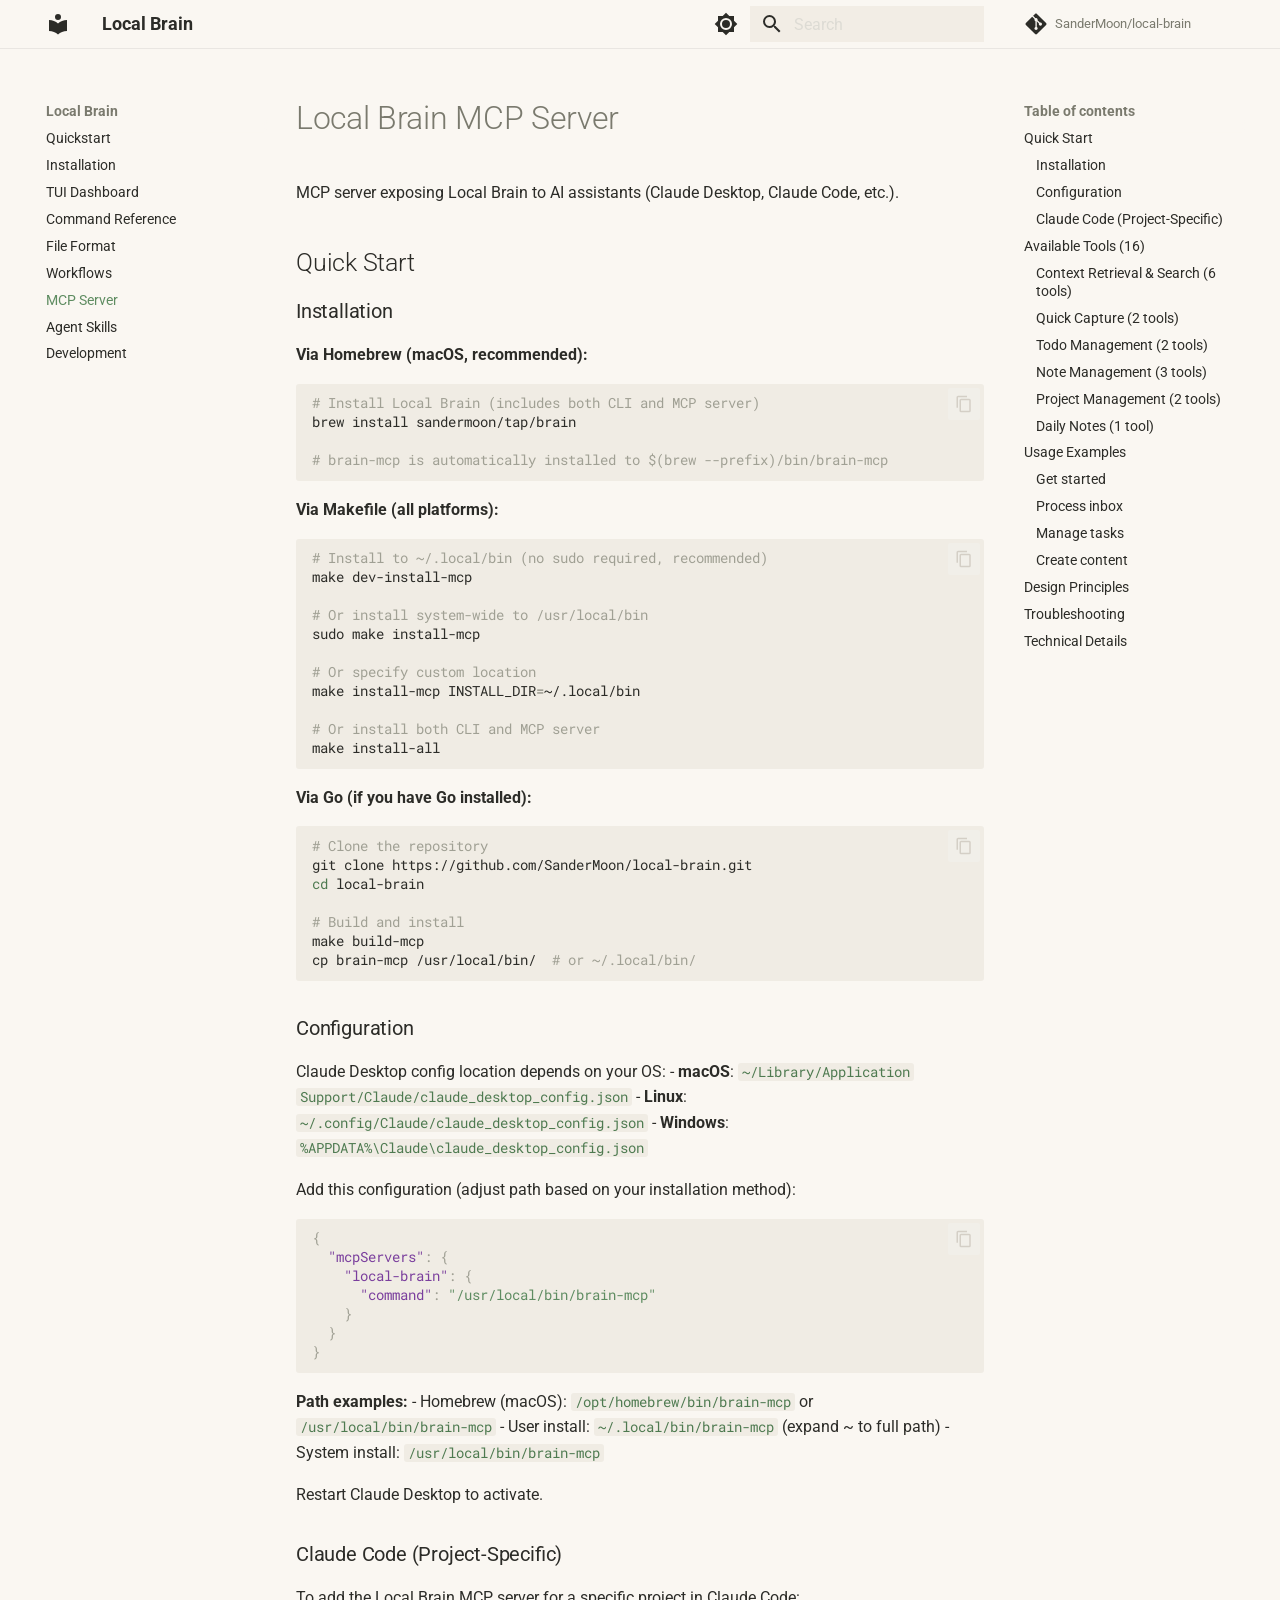
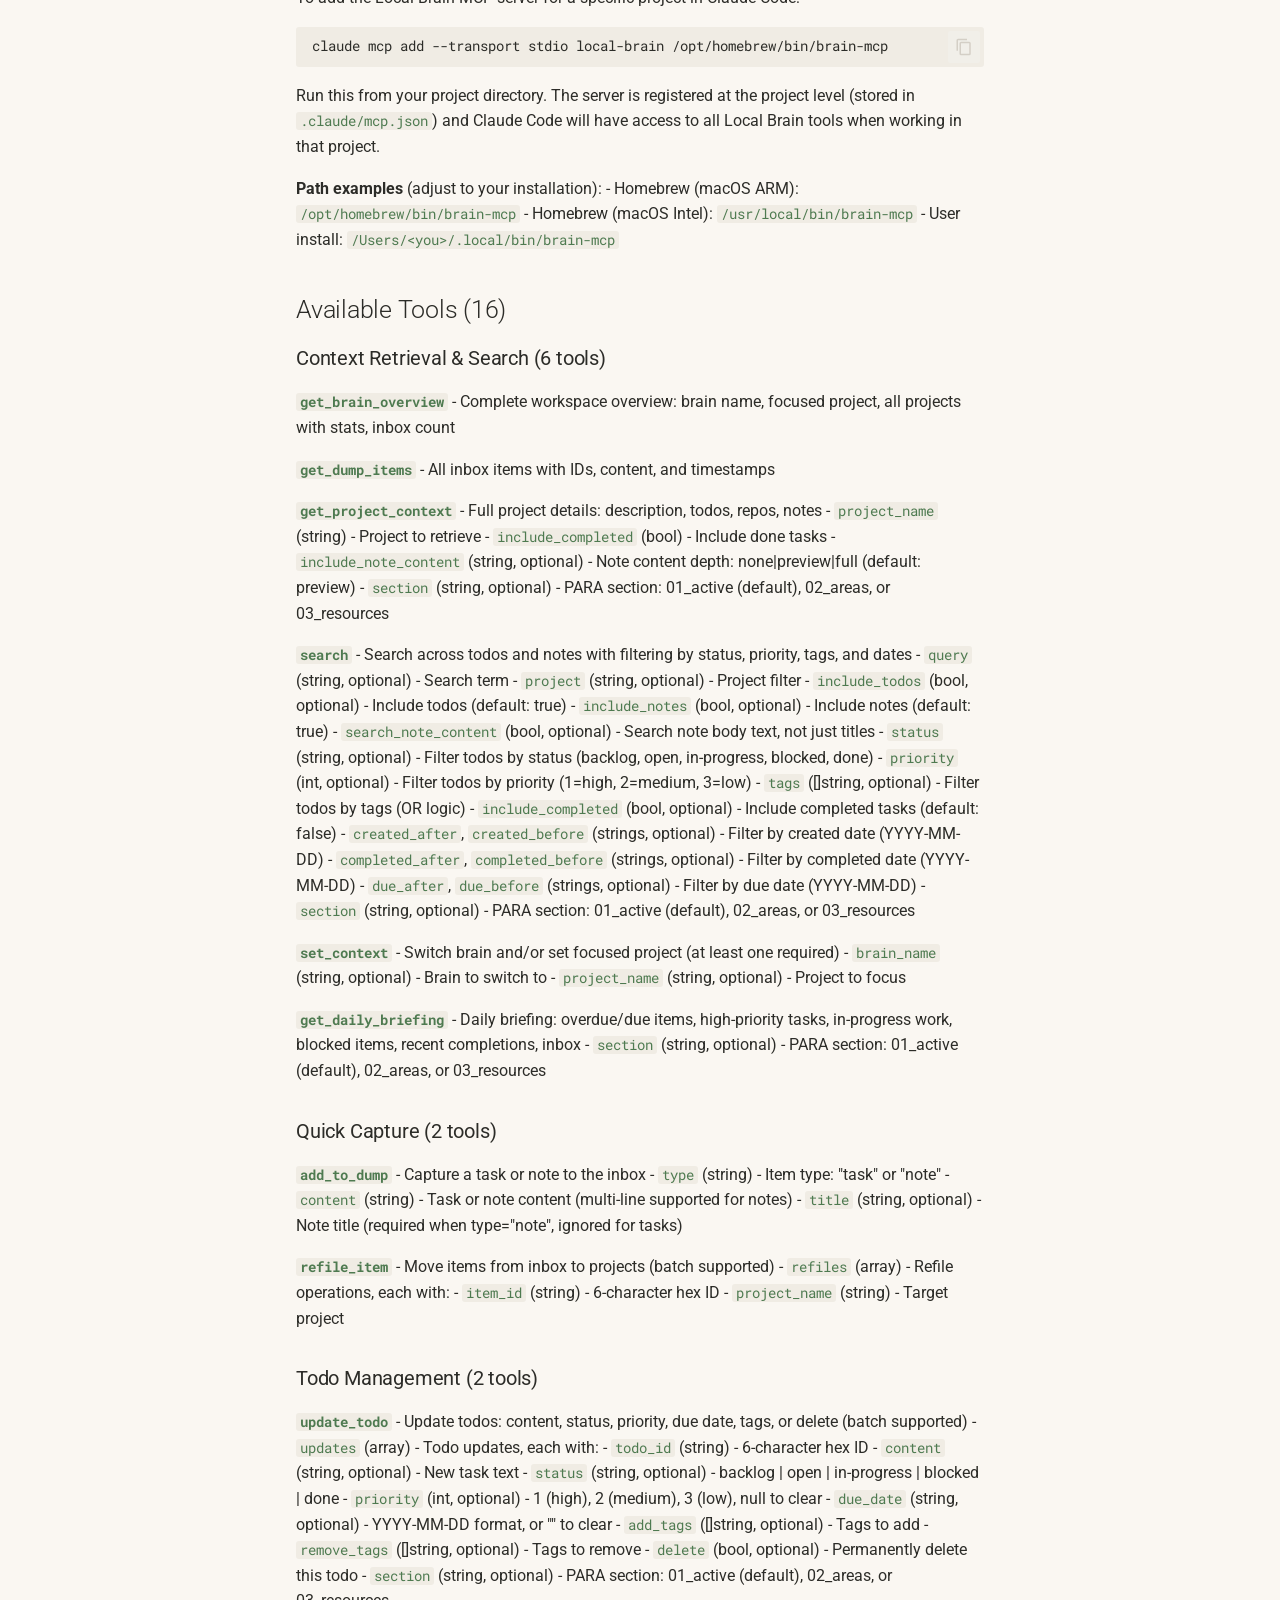
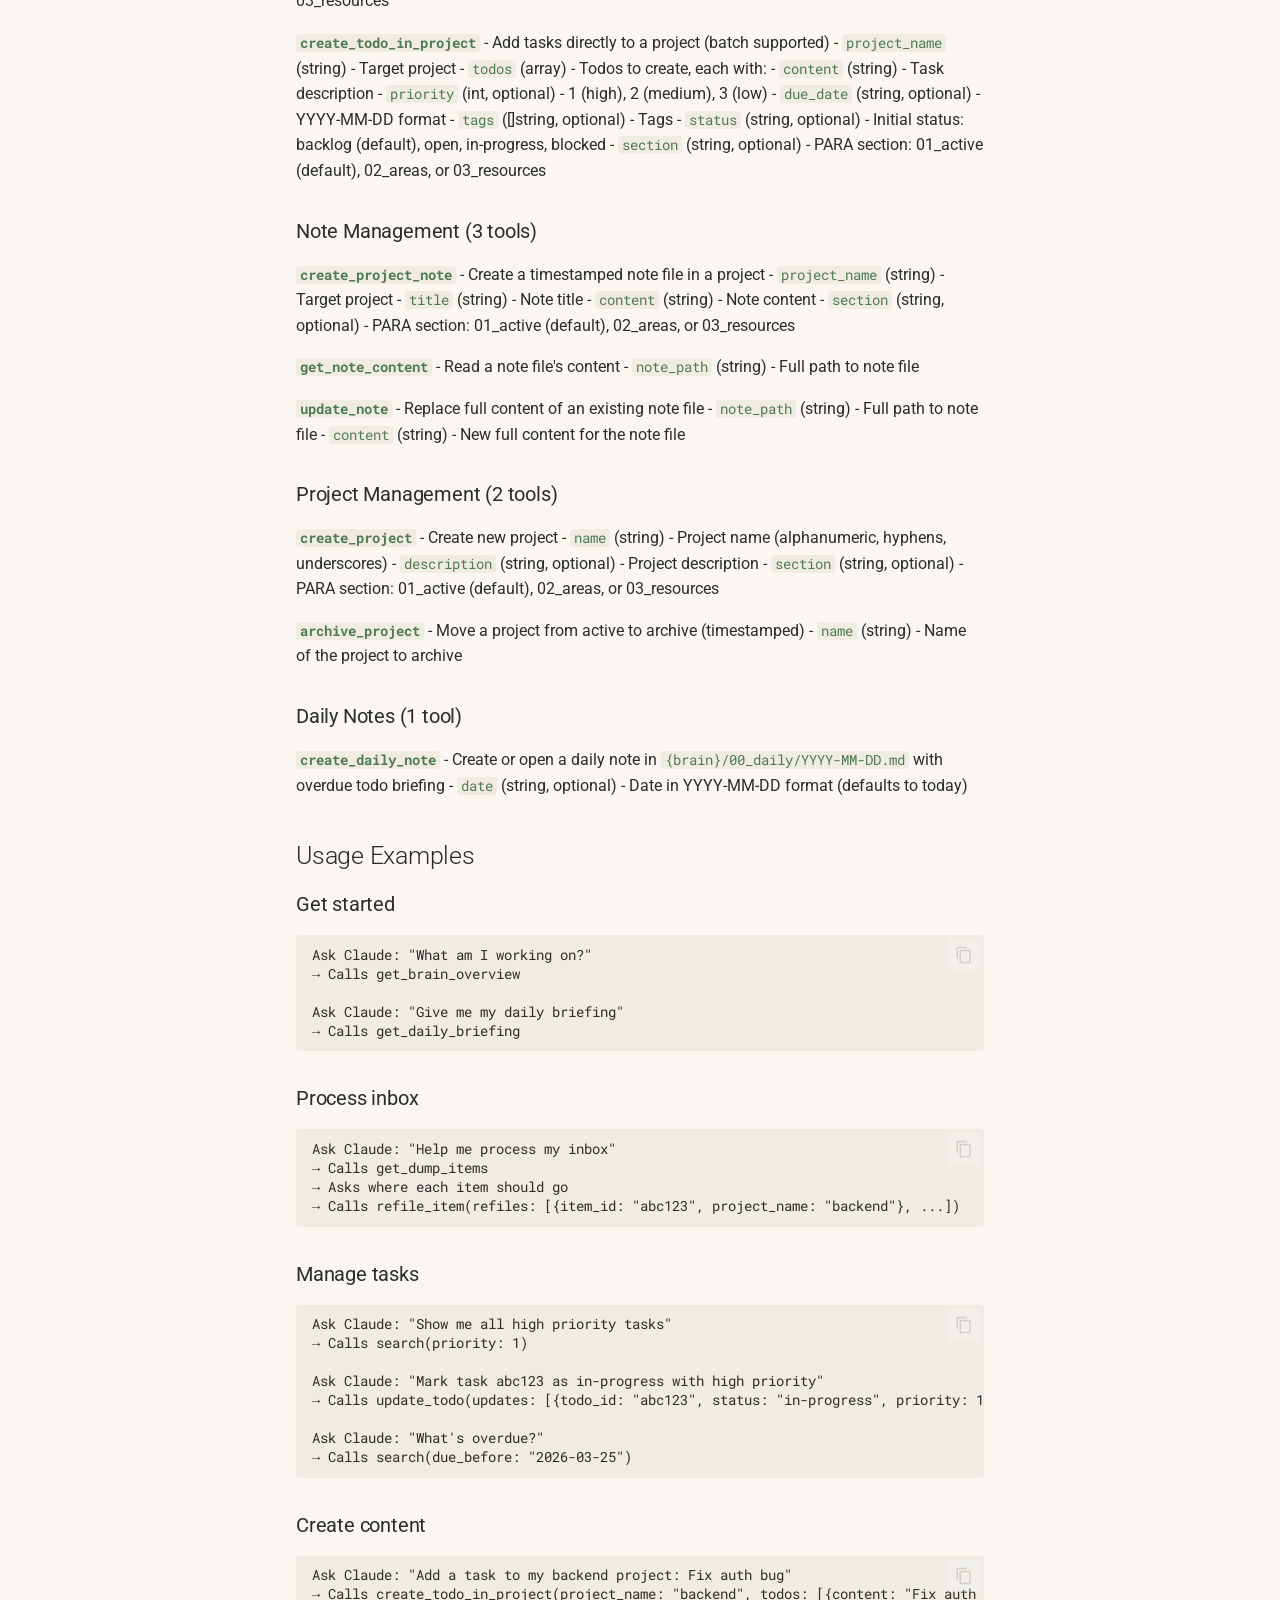
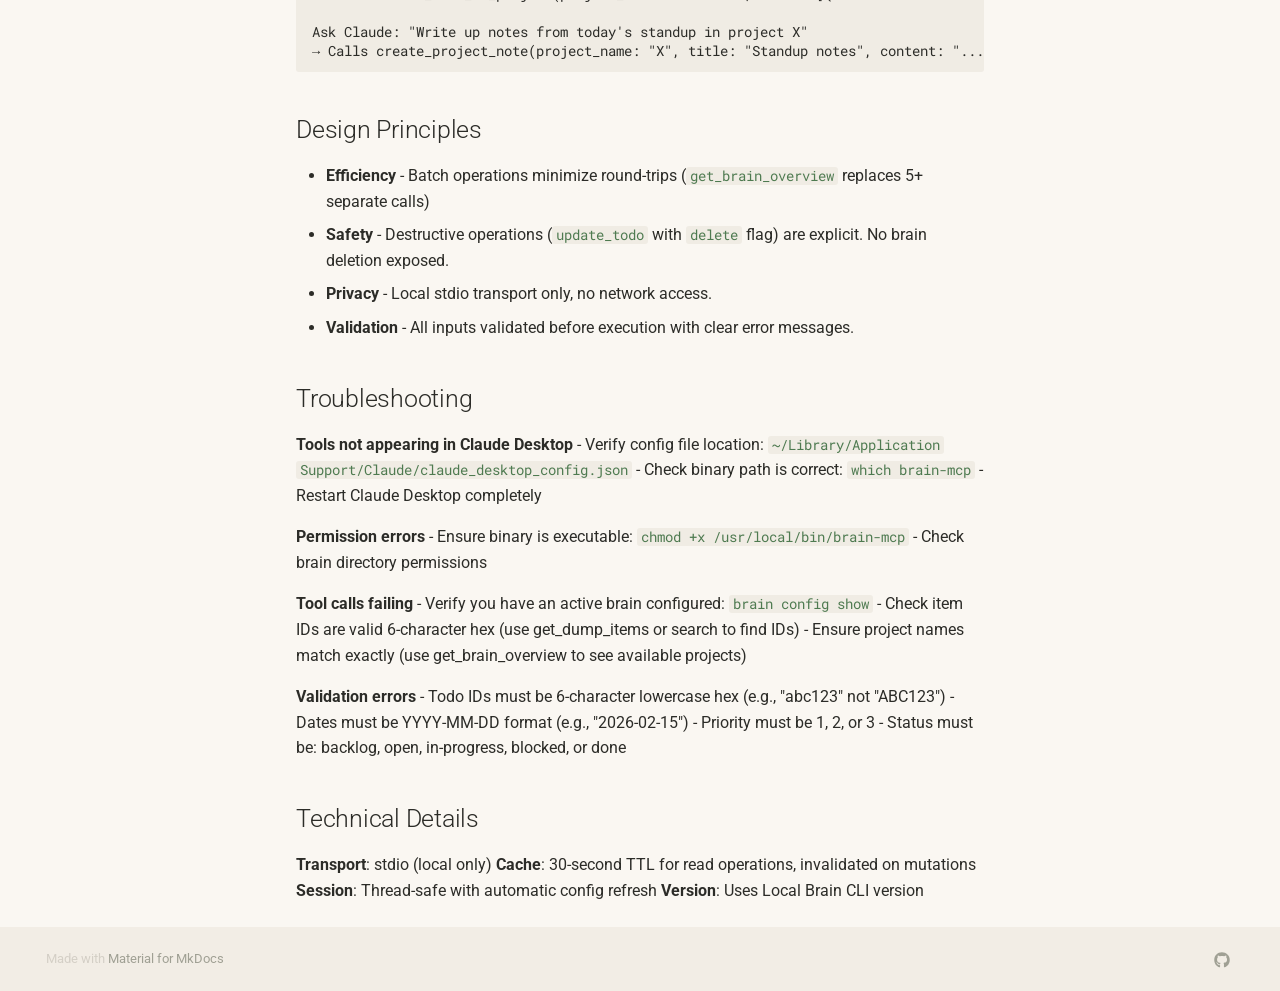
<file: mcp-server/index.html>
<!doctype html>
<html lang="en" class="no-js">
  <head>
    
      <meta charset="utf-8">
      <meta name="viewport" content="width=device-width,initial-scale=1">
      
        <meta name="description" content="Plain markdown files. Full project management. Managed by AI, or by you.">
      
      
      
        <link rel="canonical" href="https://sandermoon.github.io/local-brain/mcp-server/">
      
      
        <link rel="prev" href="../workflows/">
      
      
        <link rel="next" href="../skills/">
      
      
        
      
      
      <link rel="icon" href="../assets/images/favicon.png">
      <meta name="generator" content="mkdocs-1.6.1, mkdocs-material-9.7.6">
    
    
      
        <title>MCP Server - Local Brain</title>
      
    
    
      <link rel="stylesheet" href="../assets/stylesheets/main.484c7ddc.min.css">
      
        
        <link rel="stylesheet" href="../assets/stylesheets/palette.ab4e12ef.min.css">
      
      


    
    
      
    
    
      
        
        
        <link rel="preconnect" href="https://fonts.gstatic.com" crossorigin>
        <link rel="stylesheet" href="https://fonts.googleapis.com/css?family=Roboto:300,300i,400,400i,700,700i%7CRoboto+Mono:400,400i,700,700i&display=fallback">
        <style>:root{--md-text-font:"Roboto";--md-code-font:"Roboto Mono"}</style>
      
    
    
      <link rel="stylesheet" href="../stylesheets/terminal-sage.css">
    
    <script>__md_scope=new URL("..",location),__md_hash=e=>[...e].reduce(((e,_)=>(e<<5)-e+_.charCodeAt(0)),0),__md_get=(e,_=localStorage,t=__md_scope)=>JSON.parse(_.getItem(t.pathname+"."+e)),__md_set=(e,_,t=localStorage,a=__md_scope)=>{try{t.setItem(a.pathname+"."+e,JSON.stringify(_))}catch(e){}}</script>
    
      

    
    
  </head>
  
  
    
    
      
    
    
    
    
    <body dir="ltr" data-md-color-scheme="default" data-md-color-primary="custom" data-md-color-accent="custom">
  
    
    <input class="md-toggle" data-md-toggle="drawer" type="checkbox" id="__drawer" autocomplete="off">
    <input class="md-toggle" data-md-toggle="search" type="checkbox" id="__search" autocomplete="off">
    <label class="md-overlay" for="__drawer"></label>
    <div data-md-component="skip">
      
        
        <a href="#local-brain-mcp-server" class="md-skip">
          Skip to content
        </a>
      
    </div>
    <div data-md-component="announce">
      
    </div>
    
    
      

  

<header class="md-header md-header--shadow" data-md-component="header">
  <nav class="md-header__inner md-grid" aria-label="Header">
    <a href=".." title="Local Brain" class="md-header__button md-logo" aria-label="Local Brain" data-md-component="logo">
      
  
  <svg xmlns="http://www.w3.org/2000/svg" viewBox="0 0 24 24"><path d="M12 8a3 3 0 0 0 3-3 3 3 0 0 0-3-3 3 3 0 0 0-3 3 3 3 0 0 0 3 3m0 3.54C9.64 9.35 6.5 8 3 8v11c3.5 0 6.64 1.35 9 3.54 2.36-2.19 5.5-3.54 9-3.54V8c-3.5 0-6.64 1.35-9 3.54"/></svg>

    </a>
    <label class="md-header__button md-icon" for="__drawer">
      
      <svg xmlns="http://www.w3.org/2000/svg" viewBox="0 0 24 24"><path d="M3 6h18v2H3zm0 5h18v2H3zm0 5h18v2H3z"/></svg>
    </label>
    <div class="md-header__title" data-md-component="header-title">
      <div class="md-header__ellipsis">
        <div class="md-header__topic">
          <span class="md-ellipsis">
            Local Brain
          </span>
        </div>
        <div class="md-header__topic" data-md-component="header-topic">
          <span class="md-ellipsis">
            
              MCP Server
            
          </span>
        </div>
      </div>
    </div>
    
      
        <form class="md-header__option" data-md-component="palette">
  
    
    
    
    <input class="md-option" data-md-color-media="(prefers-color-scheme: light)" data-md-color-scheme="default" data-md-color-primary="custom" data-md-color-accent="custom"  aria-label="Switch to dark mode"  type="radio" name="__palette" id="__palette_0">
    
      <label class="md-header__button md-icon" title="Switch to dark mode" for="__palette_1" hidden>
        <svg xmlns="http://www.w3.org/2000/svg" viewBox="0 0 24 24"><path d="M12 8a4 4 0 0 0-4 4 4 4 0 0 0 4 4 4 4 0 0 0 4-4 4 4 0 0 0-4-4m0 10a6 6 0 0 1-6-6 6 6 0 0 1 6-6 6 6 0 0 1 6 6 6 6 0 0 1-6 6m8-9.31V4h-4.69L12 .69 8.69 4H4v4.69L.69 12 4 15.31V20h4.69L12 23.31 15.31 20H20v-4.69L23.31 12z"/></svg>
      </label>
    
  
    
    
    
    <input class="md-option" data-md-color-media="(prefers-color-scheme: dark)" data-md-color-scheme="slate" data-md-color-primary="custom" data-md-color-accent="custom"  aria-label="Switch to light mode"  type="radio" name="__palette" id="__palette_1">
    
      <label class="md-header__button md-icon" title="Switch to light mode" for="__palette_0" hidden>
        <svg xmlns="http://www.w3.org/2000/svg" viewBox="0 0 24 24"><path d="M12 18c-.89 0-1.74-.2-2.5-.55C11.56 16.5 13 14.42 13 12s-1.44-4.5-3.5-5.45C10.26 6.2 11.11 6 12 6a6 6 0 0 1 6 6 6 6 0 0 1-6 6m8-9.31V4h-4.69L12 .69 8.69 4H4v4.69L.69 12 4 15.31V20h4.69L12 23.31 15.31 20H20v-4.69L23.31 12z"/></svg>
      </label>
    
  
</form>
      
    
    
      <script>var palette=__md_get("__palette");if(palette&&palette.color){if("(prefers-color-scheme)"===palette.color.media){var media=matchMedia("(prefers-color-scheme: light)"),input=document.querySelector(media.matches?"[data-md-color-media='(prefers-color-scheme: light)']":"[data-md-color-media='(prefers-color-scheme: dark)']");palette.color.media=input.getAttribute("data-md-color-media"),palette.color.scheme=input.getAttribute("data-md-color-scheme"),palette.color.primary=input.getAttribute("data-md-color-primary"),palette.color.accent=input.getAttribute("data-md-color-accent")}for(var[key,value]of Object.entries(palette.color))document.body.setAttribute("data-md-color-"+key,value)}</script>
    
    
    
      
      
        <label class="md-header__button md-icon" for="__search">
          
          <svg xmlns="http://www.w3.org/2000/svg" viewBox="0 0 24 24"><path d="M9.5 3A6.5 6.5 0 0 1 16 9.5c0 1.61-.59 3.09-1.56 4.23l.27.27h.79l5 5-1.5 1.5-5-5v-.79l-.27-.27A6.52 6.52 0 0 1 9.5 16 6.5 6.5 0 0 1 3 9.5 6.5 6.5 0 0 1 9.5 3m0 2C7 5 5 7 5 9.5S7 14 9.5 14 14 12 14 9.5 12 5 9.5 5"/></svg>
        </label>
        <div class="md-search" data-md-component="search" role="dialog">
  <label class="md-search__overlay" for="__search"></label>
  <div class="md-search__inner" role="search">
    <form class="md-search__form" name="search">
      <input type="text" class="md-search__input" name="query" aria-label="Search" placeholder="Search" autocapitalize="off" autocorrect="off" autocomplete="off" spellcheck="false" data-md-component="search-query" required>
      <label class="md-search__icon md-icon" for="__search">
        
        <svg xmlns="http://www.w3.org/2000/svg" viewBox="0 0 24 24"><path d="M9.5 3A6.5 6.5 0 0 1 16 9.5c0 1.61-.59 3.09-1.56 4.23l.27.27h.79l5 5-1.5 1.5-5-5v-.79l-.27-.27A6.52 6.52 0 0 1 9.5 16 6.5 6.5 0 0 1 3 9.5 6.5 6.5 0 0 1 9.5 3m0 2C7 5 5 7 5 9.5S7 14 9.5 14 14 12 14 9.5 12 5 9.5 5"/></svg>
        
        <svg xmlns="http://www.w3.org/2000/svg" viewBox="0 0 24 24"><path d="M20 11v2H8l5.5 5.5-1.42 1.42L4.16 12l7.92-7.92L13.5 5.5 8 11z"/></svg>
      </label>
      <nav class="md-search__options" aria-label="Search">
        
        <button type="reset" class="md-search__icon md-icon" title="Clear" aria-label="Clear" tabindex="-1">
          
          <svg xmlns="http://www.w3.org/2000/svg" viewBox="0 0 24 24"><path d="M19 6.41 17.59 5 12 10.59 6.41 5 5 6.41 10.59 12 5 17.59 6.41 19 12 13.41 17.59 19 19 17.59 13.41 12z"/></svg>
        </button>
      </nav>
      
        <div class="md-search__suggest" data-md-component="search-suggest"></div>
      
    </form>
    <div class="md-search__output">
      <div class="md-search__scrollwrap" tabindex="0" data-md-scrollfix>
        <div class="md-search-result" data-md-component="search-result">
          <div class="md-search-result__meta">
            Initializing search
          </div>
          <ol class="md-search-result__list" role="presentation"></ol>
        </div>
      </div>
    </div>
  </div>
</div>
      
    
    
      <div class="md-header__source">
        <a href="https://github.com/SanderMoon/local-brain" title="Go to repository" class="md-source" data-md-component="source">
  <div class="md-source__icon md-icon">
    
    <svg xmlns="http://www.w3.org/2000/svg" viewBox="0 0 448 512"><!--! Font Awesome Free 7.1.0 by @fontawesome - https://fontawesome.com License - https://fontawesome.com/license/free (Icons: CC BY 4.0, Fonts: SIL OFL 1.1, Code: MIT License) Copyright 2025 Fonticons, Inc.--><path d="M439.6 236.1 244 40.5c-5.4-5.5-12.8-8.5-20.4-8.5s-15 3-20.4 8.4L162.5 81l51.5 51.5c27.1-9.1 52.7 16.8 43.4 43.7l49.7 49.7c34.2-11.8 61.2 31 35.5 56.7-26.5 26.5-70.2-2.9-56-37.3L240.3 199v121.9c25.3 12.5 22.3 41.8 9.1 55-6.4 6.4-15.2 10.1-24.3 10.1s-17.8-3.6-24.3-10.1c-17.6-17.6-11.1-46.9 11.2-56v-123c-20.8-8.5-24.6-30.7-18.6-45L142.6 101 8.5 235.1C3 240.6 0 247.9 0 255.5s3 15 8.5 20.4l195.6 195.7c5.4 5.4 12.7 8.4 20.4 8.4s15-3 20.4-8.4l194.7-194.7c5.4-5.4 8.4-12.8 8.4-20.4s-3-15-8.4-20.4"/></svg>
  </div>
  <div class="md-source__repository">
    SanderMoon/local-brain
  </div>
</a>
      </div>
    
  </nav>
  
</header>
    
    <div class="md-container" data-md-component="container">
      
      
        
          
        
      
      <main class="md-main" data-md-component="main">
        <div class="md-main__inner md-grid">
          
            
              
              <div class="md-sidebar md-sidebar--primary" data-md-component="sidebar" data-md-type="navigation" >
                <div class="md-sidebar__scrollwrap">
                  <div class="md-sidebar__inner">
                    



<nav class="md-nav md-nav--primary" aria-label="Navigation" data-md-level="0">
  <label class="md-nav__title" for="__drawer">
    <a href=".." title="Local Brain" class="md-nav__button md-logo" aria-label="Local Brain" data-md-component="logo">
      
  
  <svg xmlns="http://www.w3.org/2000/svg" viewBox="0 0 24 24"><path d="M12 8a3 3 0 0 0 3-3 3 3 0 0 0-3-3 3 3 0 0 0-3 3 3 3 0 0 0 3 3m0 3.54C9.64 9.35 6.5 8 3 8v11c3.5 0 6.64 1.35 9 3.54 2.36-2.19 5.5-3.54 9-3.54V8c-3.5 0-6.64 1.35-9 3.54"/></svg>

    </a>
    Local Brain
  </label>
  
    <div class="md-nav__source">
      <a href="https://github.com/SanderMoon/local-brain" title="Go to repository" class="md-source" data-md-component="source">
  <div class="md-source__icon md-icon">
    
    <svg xmlns="http://www.w3.org/2000/svg" viewBox="0 0 448 512"><!--! Font Awesome Free 7.1.0 by @fontawesome - https://fontawesome.com License - https://fontawesome.com/license/free (Icons: CC BY 4.0, Fonts: SIL OFL 1.1, Code: MIT License) Copyright 2025 Fonticons, Inc.--><path d="M439.6 236.1 244 40.5c-5.4-5.5-12.8-8.5-20.4-8.5s-15 3-20.4 8.4L162.5 81l51.5 51.5c27.1-9.1 52.7 16.8 43.4 43.7l49.7 49.7c34.2-11.8 61.2 31 35.5 56.7-26.5 26.5-70.2-2.9-56-37.3L240.3 199v121.9c25.3 12.5 22.3 41.8 9.1 55-6.4 6.4-15.2 10.1-24.3 10.1s-17.8-3.6-24.3-10.1c-17.6-17.6-11.1-46.9 11.2-56v-123c-20.8-8.5-24.6-30.7-18.6-45L142.6 101 8.5 235.1C3 240.6 0 247.9 0 255.5s3 15 8.5 20.4l195.6 195.7c5.4 5.4 12.7 8.4 20.4 8.4s15-3 20.4-8.4l194.7-194.7c5.4-5.4 8.4-12.8 8.4-20.4s-3-15-8.4-20.4"/></svg>
  </div>
  <div class="md-source__repository">
    SanderMoon/local-brain
  </div>
</a>
    </div>
  
  <ul class="md-nav__list" data-md-scrollfix>
    
      
      
  
  
  
  
    <li class="md-nav__item">
      <a href=".." class="md-nav__link">
        
  
  
  <span class="md-ellipsis">
    
  
    Quickstart
  

    
  </span>
  
  

      </a>
    </li>
  

    
      
      
  
  
  
  
    <li class="md-nav__item">
      <a href="../installation/" class="md-nav__link">
        
  
  
  <span class="md-ellipsis">
    
  
    Installation
  

    
  </span>
  
  

      </a>
    </li>
  

    
      
      
  
  
  
  
    <li class="md-nav__item">
      <a href="../tui/" class="md-nav__link">
        
  
  
  <span class="md-ellipsis">
    
  
    TUI Dashboard
  

    
  </span>
  
  

      </a>
    </li>
  

    
      
      
  
  
  
  
    <li class="md-nav__item">
      <a href="../commands/" class="md-nav__link">
        
  
  
  <span class="md-ellipsis">
    
  
    Command Reference
  

    
  </span>
  
  

      </a>
    </li>
  

    
      
      
  
  
  
  
    <li class="md-nav__item">
      <a href="../file-format/" class="md-nav__link">
        
  
  
  <span class="md-ellipsis">
    
  
    File Format
  

    
  </span>
  
  

      </a>
    </li>
  

    
      
      
  
  
  
  
    <li class="md-nav__item">
      <a href="../workflows/" class="md-nav__link">
        
  
  
  <span class="md-ellipsis">
    
  
    Workflows
  

    
  </span>
  
  

      </a>
    </li>
  

    
      
      
  
  
    
  
  
  
    <li class="md-nav__item md-nav__item--active">
      
      <input class="md-nav__toggle md-toggle" type="checkbox" id="__toc">
      
      
        
      
      
        <label class="md-nav__link md-nav__link--active" for="__toc">
          
  
  
  <span class="md-ellipsis">
    
  
    MCP Server
  

    
  </span>
  
  

          <span class="md-nav__icon md-icon"></span>
        </label>
      
      <a href="./" class="md-nav__link md-nav__link--active">
        
  
  
  <span class="md-ellipsis">
    
  
    MCP Server
  

    
  </span>
  
  

      </a>
      
        

<nav class="md-nav md-nav--secondary" aria-label="Table of contents">
  
  
  
    
  
  
    <label class="md-nav__title" for="__toc">
      <span class="md-nav__icon md-icon"></span>
      Table of contents
    </label>
    <ul class="md-nav__list" data-md-component="toc" data-md-scrollfix>
      
        <li class="md-nav__item">
  <a href="#quick-start" class="md-nav__link">
    <span class="md-ellipsis">
      
        Quick Start
      
    </span>
  </a>
  
    <nav class="md-nav" aria-label="Quick Start">
      <ul class="md-nav__list">
        
          <li class="md-nav__item">
  <a href="#installation" class="md-nav__link">
    <span class="md-ellipsis">
      
        Installation
      
    </span>
  </a>
  
</li>
        
          <li class="md-nav__item">
  <a href="#configuration" class="md-nav__link">
    <span class="md-ellipsis">
      
        Configuration
      
    </span>
  </a>
  
</li>
        
          <li class="md-nav__item">
  <a href="#claude-code-project-specific" class="md-nav__link">
    <span class="md-ellipsis">
      
        Claude Code (Project-Specific)
      
    </span>
  </a>
  
</li>
        
      </ul>
    </nav>
  
</li>
      
        <li class="md-nav__item">
  <a href="#available-tools-16" class="md-nav__link">
    <span class="md-ellipsis">
      
        Available Tools (16)
      
    </span>
  </a>
  
    <nav class="md-nav" aria-label="Available Tools (16)">
      <ul class="md-nav__list">
        
          <li class="md-nav__item">
  <a href="#context-retrieval-search-6-tools" class="md-nav__link">
    <span class="md-ellipsis">
      
        Context Retrieval &amp; Search (6 tools)
      
    </span>
  </a>
  
</li>
        
          <li class="md-nav__item">
  <a href="#quick-capture-2-tools" class="md-nav__link">
    <span class="md-ellipsis">
      
        Quick Capture (2 tools)
      
    </span>
  </a>
  
</li>
        
          <li class="md-nav__item">
  <a href="#todo-management-2-tools" class="md-nav__link">
    <span class="md-ellipsis">
      
        Todo Management (2 tools)
      
    </span>
  </a>
  
</li>
        
          <li class="md-nav__item">
  <a href="#note-management-3-tools" class="md-nav__link">
    <span class="md-ellipsis">
      
        Note Management (3 tools)
      
    </span>
  </a>
  
</li>
        
          <li class="md-nav__item">
  <a href="#project-management-2-tools" class="md-nav__link">
    <span class="md-ellipsis">
      
        Project Management (2 tools)
      
    </span>
  </a>
  
</li>
        
          <li class="md-nav__item">
  <a href="#daily-notes-1-tool" class="md-nav__link">
    <span class="md-ellipsis">
      
        Daily Notes (1 tool)
      
    </span>
  </a>
  
</li>
        
      </ul>
    </nav>
  
</li>
      
        <li class="md-nav__item">
  <a href="#usage-examples" class="md-nav__link">
    <span class="md-ellipsis">
      
        Usage Examples
      
    </span>
  </a>
  
    <nav class="md-nav" aria-label="Usage Examples">
      <ul class="md-nav__list">
        
          <li class="md-nav__item">
  <a href="#get-started" class="md-nav__link">
    <span class="md-ellipsis">
      
        Get started
      
    </span>
  </a>
  
</li>
        
          <li class="md-nav__item">
  <a href="#process-inbox" class="md-nav__link">
    <span class="md-ellipsis">
      
        Process inbox
      
    </span>
  </a>
  
</li>
        
          <li class="md-nav__item">
  <a href="#manage-tasks" class="md-nav__link">
    <span class="md-ellipsis">
      
        Manage tasks
      
    </span>
  </a>
  
</li>
        
          <li class="md-nav__item">
  <a href="#create-content" class="md-nav__link">
    <span class="md-ellipsis">
      
        Create content
      
    </span>
  </a>
  
</li>
        
      </ul>
    </nav>
  
</li>
      
        <li class="md-nav__item">
  <a href="#design-principles" class="md-nav__link">
    <span class="md-ellipsis">
      
        Design Principles
      
    </span>
  </a>
  
</li>
      
        <li class="md-nav__item">
  <a href="#troubleshooting" class="md-nav__link">
    <span class="md-ellipsis">
      
        Troubleshooting
      
    </span>
  </a>
  
</li>
      
        <li class="md-nav__item">
  <a href="#technical-details" class="md-nav__link">
    <span class="md-ellipsis">
      
        Technical Details
      
    </span>
  </a>
  
</li>
      
    </ul>
  
</nav>
      
    </li>
  

    
      
      
  
  
  
  
    <li class="md-nav__item">
      <a href="../skills/" class="md-nav__link">
        
  
  
  <span class="md-ellipsis">
    
  
    Agent Skills
  

    
  </span>
  
  

      </a>
    </li>
  

    
      
      
  
  
  
  
    <li class="md-nav__item">
      <a href="../development/" class="md-nav__link">
        
  
  
  <span class="md-ellipsis">
    
  
    Development
  

    
  </span>
  
  

      </a>
    </li>
  

    
  </ul>
</nav>
                  </div>
                </div>
              </div>
            
            
              
              <div class="md-sidebar md-sidebar--secondary" data-md-component="sidebar" data-md-type="toc" >
                <div class="md-sidebar__scrollwrap">
                  <div class="md-sidebar__inner">
                    

<nav class="md-nav md-nav--secondary" aria-label="Table of contents">
  
  
  
    
  
  
    <label class="md-nav__title" for="__toc">
      <span class="md-nav__icon md-icon"></span>
      Table of contents
    </label>
    <ul class="md-nav__list" data-md-component="toc" data-md-scrollfix>
      
        <li class="md-nav__item">
  <a href="#quick-start" class="md-nav__link">
    <span class="md-ellipsis">
      
        Quick Start
      
    </span>
  </a>
  
    <nav class="md-nav" aria-label="Quick Start">
      <ul class="md-nav__list">
        
          <li class="md-nav__item">
  <a href="#installation" class="md-nav__link">
    <span class="md-ellipsis">
      
        Installation
      
    </span>
  </a>
  
</li>
        
          <li class="md-nav__item">
  <a href="#configuration" class="md-nav__link">
    <span class="md-ellipsis">
      
        Configuration
      
    </span>
  </a>
  
</li>
        
          <li class="md-nav__item">
  <a href="#claude-code-project-specific" class="md-nav__link">
    <span class="md-ellipsis">
      
        Claude Code (Project-Specific)
      
    </span>
  </a>
  
</li>
        
      </ul>
    </nav>
  
</li>
      
        <li class="md-nav__item">
  <a href="#available-tools-16" class="md-nav__link">
    <span class="md-ellipsis">
      
        Available Tools (16)
      
    </span>
  </a>
  
    <nav class="md-nav" aria-label="Available Tools (16)">
      <ul class="md-nav__list">
        
          <li class="md-nav__item">
  <a href="#context-retrieval-search-6-tools" class="md-nav__link">
    <span class="md-ellipsis">
      
        Context Retrieval &amp; Search (6 tools)
      
    </span>
  </a>
  
</li>
        
          <li class="md-nav__item">
  <a href="#quick-capture-2-tools" class="md-nav__link">
    <span class="md-ellipsis">
      
        Quick Capture (2 tools)
      
    </span>
  </a>
  
</li>
        
          <li class="md-nav__item">
  <a href="#todo-management-2-tools" class="md-nav__link">
    <span class="md-ellipsis">
      
        Todo Management (2 tools)
      
    </span>
  </a>
  
</li>
        
          <li class="md-nav__item">
  <a href="#note-management-3-tools" class="md-nav__link">
    <span class="md-ellipsis">
      
        Note Management (3 tools)
      
    </span>
  </a>
  
</li>
        
          <li class="md-nav__item">
  <a href="#project-management-2-tools" class="md-nav__link">
    <span class="md-ellipsis">
      
        Project Management (2 tools)
      
    </span>
  </a>
  
</li>
        
          <li class="md-nav__item">
  <a href="#daily-notes-1-tool" class="md-nav__link">
    <span class="md-ellipsis">
      
        Daily Notes (1 tool)
      
    </span>
  </a>
  
</li>
        
      </ul>
    </nav>
  
</li>
      
        <li class="md-nav__item">
  <a href="#usage-examples" class="md-nav__link">
    <span class="md-ellipsis">
      
        Usage Examples
      
    </span>
  </a>
  
    <nav class="md-nav" aria-label="Usage Examples">
      <ul class="md-nav__list">
        
          <li class="md-nav__item">
  <a href="#get-started" class="md-nav__link">
    <span class="md-ellipsis">
      
        Get started
      
    </span>
  </a>
  
</li>
        
          <li class="md-nav__item">
  <a href="#process-inbox" class="md-nav__link">
    <span class="md-ellipsis">
      
        Process inbox
      
    </span>
  </a>
  
</li>
        
          <li class="md-nav__item">
  <a href="#manage-tasks" class="md-nav__link">
    <span class="md-ellipsis">
      
        Manage tasks
      
    </span>
  </a>
  
</li>
        
          <li class="md-nav__item">
  <a href="#create-content" class="md-nav__link">
    <span class="md-ellipsis">
      
        Create content
      
    </span>
  </a>
  
</li>
        
      </ul>
    </nav>
  
</li>
      
        <li class="md-nav__item">
  <a href="#design-principles" class="md-nav__link">
    <span class="md-ellipsis">
      
        Design Principles
      
    </span>
  </a>
  
</li>
      
        <li class="md-nav__item">
  <a href="#troubleshooting" class="md-nav__link">
    <span class="md-ellipsis">
      
        Troubleshooting
      
    </span>
  </a>
  
</li>
      
        <li class="md-nav__item">
  <a href="#technical-details" class="md-nav__link">
    <span class="md-ellipsis">
      
        Technical Details
      
    </span>
  </a>
  
</li>
      
    </ul>
  
</nav>
                  </div>
                </div>
              </div>
            
          
          
            <div class="md-content" data-md-component="content">
              
              <article class="md-content__inner md-typeset">
                
                  


  
  


<h1 id="local-brain-mcp-server">Local Brain MCP Server</h1>
<p>MCP server exposing Local Brain to AI assistants (Claude Desktop, Claude Code, etc.).</p>
<h2 id="quick-start">Quick Start</h2>
<h3 id="installation">Installation</h3>
<p><strong>Via Homebrew (macOS, recommended):</strong>
<div class="highlight"><pre><span></span><code><a id="__codelineno-0-1" name="__codelineno-0-1" href="#__codelineno-0-1"></a><span class="c1"># Install Local Brain (includes both CLI and MCP server)</span>
<a id="__codelineno-0-2" name="__codelineno-0-2" href="#__codelineno-0-2"></a>brew<span class="w"> </span>install<span class="w"> </span>sandermoon/tap/brain
<a id="__codelineno-0-3" name="__codelineno-0-3" href="#__codelineno-0-3"></a>
<a id="__codelineno-0-4" name="__codelineno-0-4" href="#__codelineno-0-4"></a><span class="c1"># brain-mcp is automatically installed to $(brew --prefix)/bin/brain-mcp</span>
</code></pre></div></p>
<p><strong>Via Makefile (all platforms):</strong>
<div class="highlight"><pre><span></span><code><a id="__codelineno-1-1" name="__codelineno-1-1" href="#__codelineno-1-1"></a><span class="c1"># Install to ~/.local/bin (no sudo required, recommended)</span>
<a id="__codelineno-1-2" name="__codelineno-1-2" href="#__codelineno-1-2"></a>make<span class="w"> </span>dev-install-mcp
<a id="__codelineno-1-3" name="__codelineno-1-3" href="#__codelineno-1-3"></a>
<a id="__codelineno-1-4" name="__codelineno-1-4" href="#__codelineno-1-4"></a><span class="c1"># Or install system-wide to /usr/local/bin</span>
<a id="__codelineno-1-5" name="__codelineno-1-5" href="#__codelineno-1-5"></a>sudo<span class="w"> </span>make<span class="w"> </span>install-mcp
<a id="__codelineno-1-6" name="__codelineno-1-6" href="#__codelineno-1-6"></a>
<a id="__codelineno-1-7" name="__codelineno-1-7" href="#__codelineno-1-7"></a><span class="c1"># Or specify custom location</span>
<a id="__codelineno-1-8" name="__codelineno-1-8" href="#__codelineno-1-8"></a>make<span class="w"> </span>install-mcp<span class="w"> </span><span class="nv">INSTALL_DIR</span><span class="o">=</span>~/.local/bin
<a id="__codelineno-1-9" name="__codelineno-1-9" href="#__codelineno-1-9"></a>
<a id="__codelineno-1-10" name="__codelineno-1-10" href="#__codelineno-1-10"></a><span class="c1"># Or install both CLI and MCP server</span>
<a id="__codelineno-1-11" name="__codelineno-1-11" href="#__codelineno-1-11"></a>make<span class="w"> </span>install-all
</code></pre></div></p>
<p><strong>Via Go (if you have Go installed):</strong>
<div class="highlight"><pre><span></span><code><a id="__codelineno-2-1" name="__codelineno-2-1" href="#__codelineno-2-1"></a><span class="c1"># Clone the repository</span>
<a id="__codelineno-2-2" name="__codelineno-2-2" href="#__codelineno-2-2"></a>git<span class="w"> </span>clone<span class="w"> </span>https://github.com/SanderMoon/local-brain.git
<a id="__codelineno-2-3" name="__codelineno-2-3" href="#__codelineno-2-3"></a><span class="nb">cd</span><span class="w"> </span>local-brain
<a id="__codelineno-2-4" name="__codelineno-2-4" href="#__codelineno-2-4"></a>
<a id="__codelineno-2-5" name="__codelineno-2-5" href="#__codelineno-2-5"></a><span class="c1"># Build and install</span>
<a id="__codelineno-2-6" name="__codelineno-2-6" href="#__codelineno-2-6"></a>make<span class="w"> </span>build-mcp
<a id="__codelineno-2-7" name="__codelineno-2-7" href="#__codelineno-2-7"></a>cp<span class="w"> </span>brain-mcp<span class="w"> </span>/usr/local/bin/<span class="w">  </span><span class="c1"># or ~/.local/bin/</span>
</code></pre></div></p>
<h3 id="configuration">Configuration</h3>
<p>Claude Desktop config location depends on your OS:
- <strong>macOS</strong>: <code>~/Library/Application Support/Claude/claude_desktop_config.json</code>
- <strong>Linux</strong>: <code>~/.config/Claude/claude_desktop_config.json</code>
- <strong>Windows</strong>: <code>%APPDATA%\Claude\claude_desktop_config.json</code></p>
<p>Add this configuration (adjust path based on your installation method):</p>
<div class="highlight"><pre><span></span><code><a id="__codelineno-3-1" name="__codelineno-3-1" href="#__codelineno-3-1"></a><span class="p">{</span>
<a id="__codelineno-3-2" name="__codelineno-3-2" href="#__codelineno-3-2"></a><span class="w">  </span><span class="nt">&quot;mcpServers&quot;</span><span class="p">:</span><span class="w"> </span><span class="p">{</span>
<a id="__codelineno-3-3" name="__codelineno-3-3" href="#__codelineno-3-3"></a><span class="w">    </span><span class="nt">&quot;local-brain&quot;</span><span class="p">:</span><span class="w"> </span><span class="p">{</span>
<a id="__codelineno-3-4" name="__codelineno-3-4" href="#__codelineno-3-4"></a><span class="w">      </span><span class="nt">&quot;command&quot;</span><span class="p">:</span><span class="w"> </span><span class="s2">&quot;/usr/local/bin/brain-mcp&quot;</span>
<a id="__codelineno-3-5" name="__codelineno-3-5" href="#__codelineno-3-5"></a><span class="w">    </span><span class="p">}</span>
<a id="__codelineno-3-6" name="__codelineno-3-6" href="#__codelineno-3-6"></a><span class="w">  </span><span class="p">}</span>
<a id="__codelineno-3-7" name="__codelineno-3-7" href="#__codelineno-3-7"></a><span class="p">}</span>
</code></pre></div>
<p><strong>Path examples:</strong>
- Homebrew (macOS): <code>/opt/homebrew/bin/brain-mcp</code> or <code>/usr/local/bin/brain-mcp</code>
- User install: <code>~/.local/bin/brain-mcp</code> (expand ~ to full path)
- System install: <code>/usr/local/bin/brain-mcp</code></p>
<p>Restart Claude Desktop to activate.</p>
<h3 id="claude-code-project-specific">Claude Code (Project-Specific)</h3>
<p>To add the Local Brain MCP server for a specific project in Claude Code:</p>
<div class="highlight"><pre><span></span><code><a id="__codelineno-4-1" name="__codelineno-4-1" href="#__codelineno-4-1"></a>claude<span class="w"> </span>mcp<span class="w"> </span>add<span class="w"> </span>--transport<span class="w"> </span>stdio<span class="w"> </span>local-brain<span class="w"> </span>/opt/homebrew/bin/brain-mcp
</code></pre></div>
<p>Run this from your project directory. The server is registered at the project level (stored in <code>.claude/mcp.json</code>) and Claude Code will have access to all Local Brain tools when working in that project.</p>
<p><strong>Path examples</strong> (adjust to your installation):
- Homebrew (macOS ARM): <code>/opt/homebrew/bin/brain-mcp</code>
- Homebrew (macOS Intel): <code>/usr/local/bin/brain-mcp</code>
- User install: <code>/Users/&lt;you&gt;/.local/bin/brain-mcp</code></p>
<h2 id="available-tools-16">Available Tools (16)</h2>
<h3 id="context-retrieval-search-6-tools">Context Retrieval &amp; Search (6 tools)</h3>
<p><strong><code>get_brain_overview</code></strong> - Complete workspace overview: brain name, focused project, all projects with stats, inbox count</p>
<p><strong><code>get_dump_items</code></strong> - All inbox items with IDs, content, and timestamps</p>
<p><strong><code>get_project_context</code></strong> - Full project details: description, todos, repos, notes
- <code>project_name</code> (string) - Project to retrieve
- <code>include_completed</code> (bool) - Include done tasks
- <code>include_note_content</code> (string, optional) - Note content depth: none|preview|full (default: preview)
- <code>section</code> (string, optional) - PARA section: 01_active (default), 02_areas, or 03_resources</p>
<p><strong><code>search</code></strong> - Search across todos and notes with filtering by status, priority, tags, and dates
- <code>query</code> (string, optional) - Search term
- <code>project</code> (string, optional) - Project filter
- <code>include_todos</code> (bool, optional) - Include todos (default: true)
- <code>include_notes</code> (bool, optional) - Include notes (default: true)
- <code>search_note_content</code> (bool, optional) - Search note body text, not just titles
- <code>status</code> (string, optional) - Filter todos by status (backlog, open, in-progress, blocked, done)
- <code>priority</code> (int, optional) - Filter todos by priority (1=high, 2=medium, 3=low)
- <code>tags</code> ([]string, optional) - Filter todos by tags (OR logic)
- <code>include_completed</code> (bool, optional) - Include completed tasks (default: false)
- <code>created_after</code>, <code>created_before</code> (strings, optional) - Filter by created date (YYYY-MM-DD)
- <code>completed_after</code>, <code>completed_before</code> (strings, optional) - Filter by completed date (YYYY-MM-DD)
- <code>due_after</code>, <code>due_before</code> (strings, optional) - Filter by due date (YYYY-MM-DD)
- <code>section</code> (string, optional) - PARA section: 01_active (default), 02_areas, or 03_resources</p>
<p><strong><code>set_context</code></strong> - Switch brain and/or set focused project (at least one required)
- <code>brain_name</code> (string, optional) - Brain to switch to
- <code>project_name</code> (string, optional) - Project to focus</p>
<p><strong><code>get_daily_briefing</code></strong> - Daily briefing: overdue/due items, high-priority tasks, in-progress work, blocked items, recent completions, inbox
- <code>section</code> (string, optional) - PARA section: 01_active (default), 02_areas, or 03_resources</p>
<h3 id="quick-capture-2-tools">Quick Capture (2 tools)</h3>
<p><strong><code>add_to_dump</code></strong> - Capture a task or note to the inbox
- <code>type</code> (string) - Item type: "task" or "note"
- <code>content</code> (string) - Task or note content (multi-line supported for notes)
- <code>title</code> (string, optional) - Note title (required when type="note", ignored for tasks)</p>
<p><strong><code>refile_item</code></strong> - Move items from inbox to projects (batch supported)
- <code>refiles</code> (array) - Refile operations, each with:
  - <code>item_id</code> (string) - 6-character hex ID
  - <code>project_name</code> (string) - Target project</p>
<h3 id="todo-management-2-tools">Todo Management (2 tools)</h3>
<p><strong><code>update_todo</code></strong> - Update todos: content, status, priority, due date, tags, or delete (batch supported)
- <code>updates</code> (array) - Todo updates, each with:
  - <code>todo_id</code> (string) - 6-character hex ID
  - <code>content</code> (string, optional) - New task text
  - <code>status</code> (string, optional) - backlog | open | in-progress | blocked | done
  - <code>priority</code> (int, optional) - 1 (high), 2 (medium), 3 (low), null to clear
  - <code>due_date</code> (string, optional) - YYYY-MM-DD format, or "" to clear
  - <code>add_tags</code> ([]string, optional) - Tags to add
  - <code>remove_tags</code> ([]string, optional) - Tags to remove
  - <code>delete</code> (bool, optional) - Permanently delete this todo
- <code>section</code> (string, optional) - PARA section: 01_active (default), 02_areas, or 03_resources</p>
<p><strong><code>create_todo_in_project</code></strong> - Add tasks directly to a project (batch supported)
- <code>project_name</code> (string) - Target project
- <code>todos</code> (array) - Todos to create, each with:
  - <code>content</code> (string) - Task description
  - <code>priority</code> (int, optional) - 1 (high), 2 (medium), 3 (low)
  - <code>due_date</code> (string, optional) - YYYY-MM-DD format
  - <code>tags</code> ([]string, optional) - Tags
  - <code>status</code> (string, optional) - Initial status: backlog (default), open, in-progress, blocked
- <code>section</code> (string, optional) - PARA section: 01_active (default), 02_areas, or 03_resources</p>
<h3 id="note-management-3-tools">Note Management (3 tools)</h3>
<p><strong><code>create_project_note</code></strong> - Create a timestamped note file in a project
- <code>project_name</code> (string) - Target project
- <code>title</code> (string) - Note title
- <code>content</code> (string) - Note content
- <code>section</code> (string, optional) - PARA section: 01_active (default), 02_areas, or 03_resources</p>
<p><strong><code>get_note_content</code></strong> - Read a note file's content
- <code>note_path</code> (string) - Full path to note file</p>
<p><strong><code>update_note</code></strong> - Replace full content of an existing note file
- <code>note_path</code> (string) - Full path to note file
- <code>content</code> (string) - New full content for the note file</p>
<h3 id="project-management-2-tools">Project Management (2 tools)</h3>
<p><strong><code>create_project</code></strong> - Create new project
- <code>name</code> (string) - Project name (alphanumeric, hyphens, underscores)
- <code>description</code> (string, optional) - Project description
- <code>section</code> (string, optional) - PARA section: 01_active (default), 02_areas, or 03_resources</p>
<p><strong><code>archive_project</code></strong> - Move a project from active to archive (timestamped)
- <code>name</code> (string) - Name of the project to archive</p>
<h3 id="daily-notes-1-tool">Daily Notes (1 tool)</h3>
<p><strong><code>create_daily_note</code></strong> - Create or open a daily note in <code>{brain}/00_daily/YYYY-MM-DD.md</code> with overdue todo briefing
- <code>date</code> (string, optional) - Date in YYYY-MM-DD format (defaults to today)</p>
<h2 id="usage-examples">Usage Examples</h2>
<h3 id="get-started">Get started</h3>
<div class="highlight"><pre><span></span><code><a id="__codelineno-5-1" name="__codelineno-5-1" href="#__codelineno-5-1"></a>Ask Claude: &quot;What am I working on?&quot;
<a id="__codelineno-5-2" name="__codelineno-5-2" href="#__codelineno-5-2"></a>→ Calls get_brain_overview
<a id="__codelineno-5-3" name="__codelineno-5-3" href="#__codelineno-5-3"></a>
<a id="__codelineno-5-4" name="__codelineno-5-4" href="#__codelineno-5-4"></a>Ask Claude: &quot;Give me my daily briefing&quot;
<a id="__codelineno-5-5" name="__codelineno-5-5" href="#__codelineno-5-5"></a>→ Calls get_daily_briefing
</code></pre></div>
<h3 id="process-inbox">Process inbox</h3>
<div class="highlight"><pre><span></span><code><a id="__codelineno-6-1" name="__codelineno-6-1" href="#__codelineno-6-1"></a>Ask Claude: &quot;Help me process my inbox&quot;
<a id="__codelineno-6-2" name="__codelineno-6-2" href="#__codelineno-6-2"></a>→ Calls get_dump_items
<a id="__codelineno-6-3" name="__codelineno-6-3" href="#__codelineno-6-3"></a>→ Asks where each item should go
<a id="__codelineno-6-4" name="__codelineno-6-4" href="#__codelineno-6-4"></a>→ Calls refile_item(refiles: [{item_id: &quot;abc123&quot;, project_name: &quot;backend&quot;}, ...])
</code></pre></div>
<h3 id="manage-tasks">Manage tasks</h3>
<div class="highlight"><pre><span></span><code><a id="__codelineno-7-1" name="__codelineno-7-1" href="#__codelineno-7-1"></a>Ask Claude: &quot;Show me all high priority tasks&quot;
<a id="__codelineno-7-2" name="__codelineno-7-2" href="#__codelineno-7-2"></a>→ Calls search(priority: 1)
<a id="__codelineno-7-3" name="__codelineno-7-3" href="#__codelineno-7-3"></a>
<a id="__codelineno-7-4" name="__codelineno-7-4" href="#__codelineno-7-4"></a>Ask Claude: &quot;Mark task abc123 as in-progress with high priority&quot;
<a id="__codelineno-7-5" name="__codelineno-7-5" href="#__codelineno-7-5"></a>→ Calls update_todo(updates: [{todo_id: &quot;abc123&quot;, status: &quot;in-progress&quot;, priority: 1}])
<a id="__codelineno-7-6" name="__codelineno-7-6" href="#__codelineno-7-6"></a>
<a id="__codelineno-7-7" name="__codelineno-7-7" href="#__codelineno-7-7"></a>Ask Claude: &quot;What&#39;s overdue?&quot;
<a id="__codelineno-7-8" name="__codelineno-7-8" href="#__codelineno-7-8"></a>→ Calls search(due_before: &quot;2026-03-25&quot;)
</code></pre></div>
<h3 id="create-content">Create content</h3>
<div class="highlight"><pre><span></span><code><a id="__codelineno-8-1" name="__codelineno-8-1" href="#__codelineno-8-1"></a>Ask Claude: &quot;Add a task to my backend project: Fix auth bug&quot;
<a id="__codelineno-8-2" name="__codelineno-8-2" href="#__codelineno-8-2"></a>→ Calls create_todo_in_project(project_name: &quot;backend&quot;, todos: [{content: &quot;Fix auth bug&quot;}])
<a id="__codelineno-8-3" name="__codelineno-8-3" href="#__codelineno-8-3"></a>
<a id="__codelineno-8-4" name="__codelineno-8-4" href="#__codelineno-8-4"></a>Ask Claude: &quot;Write up notes from today&#39;s standup in project X&quot;
<a id="__codelineno-8-5" name="__codelineno-8-5" href="#__codelineno-8-5"></a>→ Calls create_project_note(project_name: &quot;X&quot;, title: &quot;Standup notes&quot;, content: &quot;...&quot;)
</code></pre></div>
<h2 id="design-principles">Design Principles</h2>
<ul>
<li><strong>Efficiency</strong> - Batch operations minimize round-trips (<code>get_brain_overview</code> replaces 5+ separate calls)</li>
<li><strong>Safety</strong> - Destructive operations (<code>update_todo</code> with <code>delete</code> flag) are explicit. No brain deletion exposed.</li>
<li><strong>Privacy</strong> - Local stdio transport only, no network access.</li>
<li><strong>Validation</strong> - All inputs validated before execution with clear error messages.</li>
</ul>
<h2 id="troubleshooting">Troubleshooting</h2>
<p><strong>Tools not appearing in Claude Desktop</strong>
- Verify config file location: <code>~/Library/Application Support/Claude/claude_desktop_config.json</code>
- Check binary path is correct: <code>which brain-mcp</code>
- Restart Claude Desktop completely</p>
<p><strong>Permission errors</strong>
- Ensure binary is executable: <code>chmod +x /usr/local/bin/brain-mcp</code>
- Check brain directory permissions</p>
<p><strong>Tool calls failing</strong>
- Verify you have an active brain configured: <code>brain config show</code>
- Check item IDs are valid 6-character hex (use get_dump_items or search to find IDs)
- Ensure project names match exactly (use get_brain_overview to see available projects)</p>
<p><strong>Validation errors</strong>
- Todo IDs must be 6-character lowercase hex (e.g., "abc123" not "ABC123")
- Dates must be YYYY-MM-DD format (e.g., "2026-02-15")
- Priority must be 1, 2, or 3
- Status must be: backlog, open, in-progress, blocked, or done</p>
<h2 id="technical-details">Technical Details</h2>
<p><strong>Transport</strong>: stdio (local only)
<strong>Cache</strong>: 30-second TTL for read operations, invalidated on mutations
<strong>Session</strong>: Thread-safe with automatic config refresh
<strong>Version</strong>: Uses Local Brain CLI version</p>












                
              </article>
            </div>
          
          
<script>var target=document.getElementById(location.hash.slice(1));target&&target.name&&(target.checked=target.name.startsWith("__tabbed_"))</script>
        </div>
        
          <button type="button" class="md-top md-icon" data-md-component="top" hidden>
  
  <svg xmlns="http://www.w3.org/2000/svg" viewBox="0 0 24 24"><path d="M13 20h-2V8l-5.5 5.5-1.42-1.42L12 4.16l7.92 7.92-1.42 1.42L13 8z"/></svg>
  Back to top
</button>
        
      </main>
      
        <footer class="md-footer">
  
  <div class="md-footer-meta md-typeset">
    <div class="md-footer-meta__inner md-grid">
      <div class="md-copyright">
  
  
    Made with
    <a href="https://squidfunk.github.io/mkdocs-material/" target="_blank" rel="noopener">
      Material for MkDocs
    </a>
  
</div>
      
        
<div class="md-social">
  
    
    
    
    
      
      
    
    <a href="https://github.com/SanderMoon/local-brain" target="_blank" rel="noopener" title="github.com" class="md-social__link">
      <svg xmlns="http://www.w3.org/2000/svg" viewBox="0 0 512 512"><!--! Font Awesome Free 7.1.0 by @fontawesome - https://fontawesome.com License - https://fontawesome.com/license/free (Icons: CC BY 4.0, Fonts: SIL OFL 1.1, Code: MIT License) Copyright 2025 Fonticons, Inc.--><path d="M173.9 397.4c0 2-2.3 3.6-5.2 3.6-3.3.3-5.6-1.3-5.6-3.6 0-2 2.3-3.6 5.2-3.6 3-.3 5.6 1.3 5.6 3.6m-31.1-4.5c-.7 2 1.3 4.3 4.3 4.9 2.6 1 5.6 0 6.2-2s-1.3-4.3-4.3-5.2c-2.6-.7-5.5.3-6.2 2.3m44.2-1.7c-2.9.7-4.9 2.6-4.6 4.9.3 2 2.9 3.3 5.9 2.6 2.9-.7 4.9-2.6 4.6-4.6-.3-1.9-3-3.2-5.9-2.9M252.8 8C114.1 8 8 113.3 8 252c0 110.9 69.8 205.8 169.5 239.2 12.8 2.3 17.3-5.6 17.3-12.1 0-6.2-.3-40.4-.3-61.4 0 0-70 15-84.7-29.8 0 0-11.4-29.1-27.8-36.6 0 0-22.9-15.7 1.6-15.4 0 0 24.9 2 38.6 25.8 21.9 38.6 58.6 27.5 72.9 20.9 2.3-16 8.8-27.1 16-33.7-55.9-6.2-112.3-14.3-112.3-110.5 0-27.5 7.6-41.3 23.6-58.9-2.6-6.5-11.1-33.3 2.6-67.9 20.9-6.5 69 27 69 27 20-5.6 41.5-8.5 62.8-8.5s42.8 2.9 62.8 8.5c0 0 48.1-33.6 69-27 13.7 34.7 5.2 61.4 2.6 67.9 16 17.7 25.8 31.5 25.8 58.9 0 96.5-58.9 104.2-114.8 110.5 9.2 7.9 17 22.9 17 46.4 0 33.7-.3 75.4-.3 83.6 0 6.5 4.6 14.4 17.3 12.1C436.2 457.8 504 362.9 504 252 504 113.3 391.5 8 252.8 8M105.2 352.9c-1.3 1-1 3.3.7 5.2 1.6 1.6 3.9 2.3 5.2 1 1.3-1 1-3.3-.7-5.2-1.6-1.6-3.9-2.3-5.2-1m-10.8-8.1c-.7 1.3.3 2.9 2.3 3.9 1.6 1 3.6.7 4.3-.7.7-1.3-.3-2.9-2.3-3.9-2-.6-3.6-.3-4.3.7m32.4 35.6c-1.6 1.3-1 4.3 1.3 6.2 2.3 2.3 5.2 2.6 6.5 1 1.3-1.3.7-4.3-1.3-6.2-2.2-2.3-5.2-2.6-6.5-1m-11.4-14.7c-1.6 1-1.6 3.6 0 5.9s4.3 3.3 5.6 2.3c1.6-1.3 1.6-3.9 0-6.2-1.4-2.3-4-3.3-5.6-2"/></svg>
    </a>
  
</div>
      
    </div>
  </div>
</footer>
      
    </div>
    <div class="md-dialog" data-md-component="dialog">
      <div class="md-dialog__inner md-typeset"></div>
    </div>
    
    
    
      
      
      <script id="__config" type="application/json">{"annotate": null, "base": "..", "features": ["navigation.instant", "navigation.tracking", "navigation.top", "navigation.sections", "search.suggest", "search.highlight", "content.code.copy", "content.code.annotate"], "search": "../assets/javascripts/workers/search.2c215733.min.js", "tags": null, "translations": {"clipboard.copied": "Copied to clipboard", "clipboard.copy": "Copy to clipboard", "search.result.more.one": "1 more on this page", "search.result.more.other": "# more on this page", "search.result.none": "No matching documents", "search.result.one": "1 matching document", "search.result.other": "# matching documents", "search.result.placeholder": "Type to start searching", "search.result.term.missing": "Missing", "select.version": "Select version"}, "version": null}</script>
    
    
      <script src="../assets/javascripts/bundle.79ae519e.min.js"></script>
      
    
  </body>
</html>
</file>
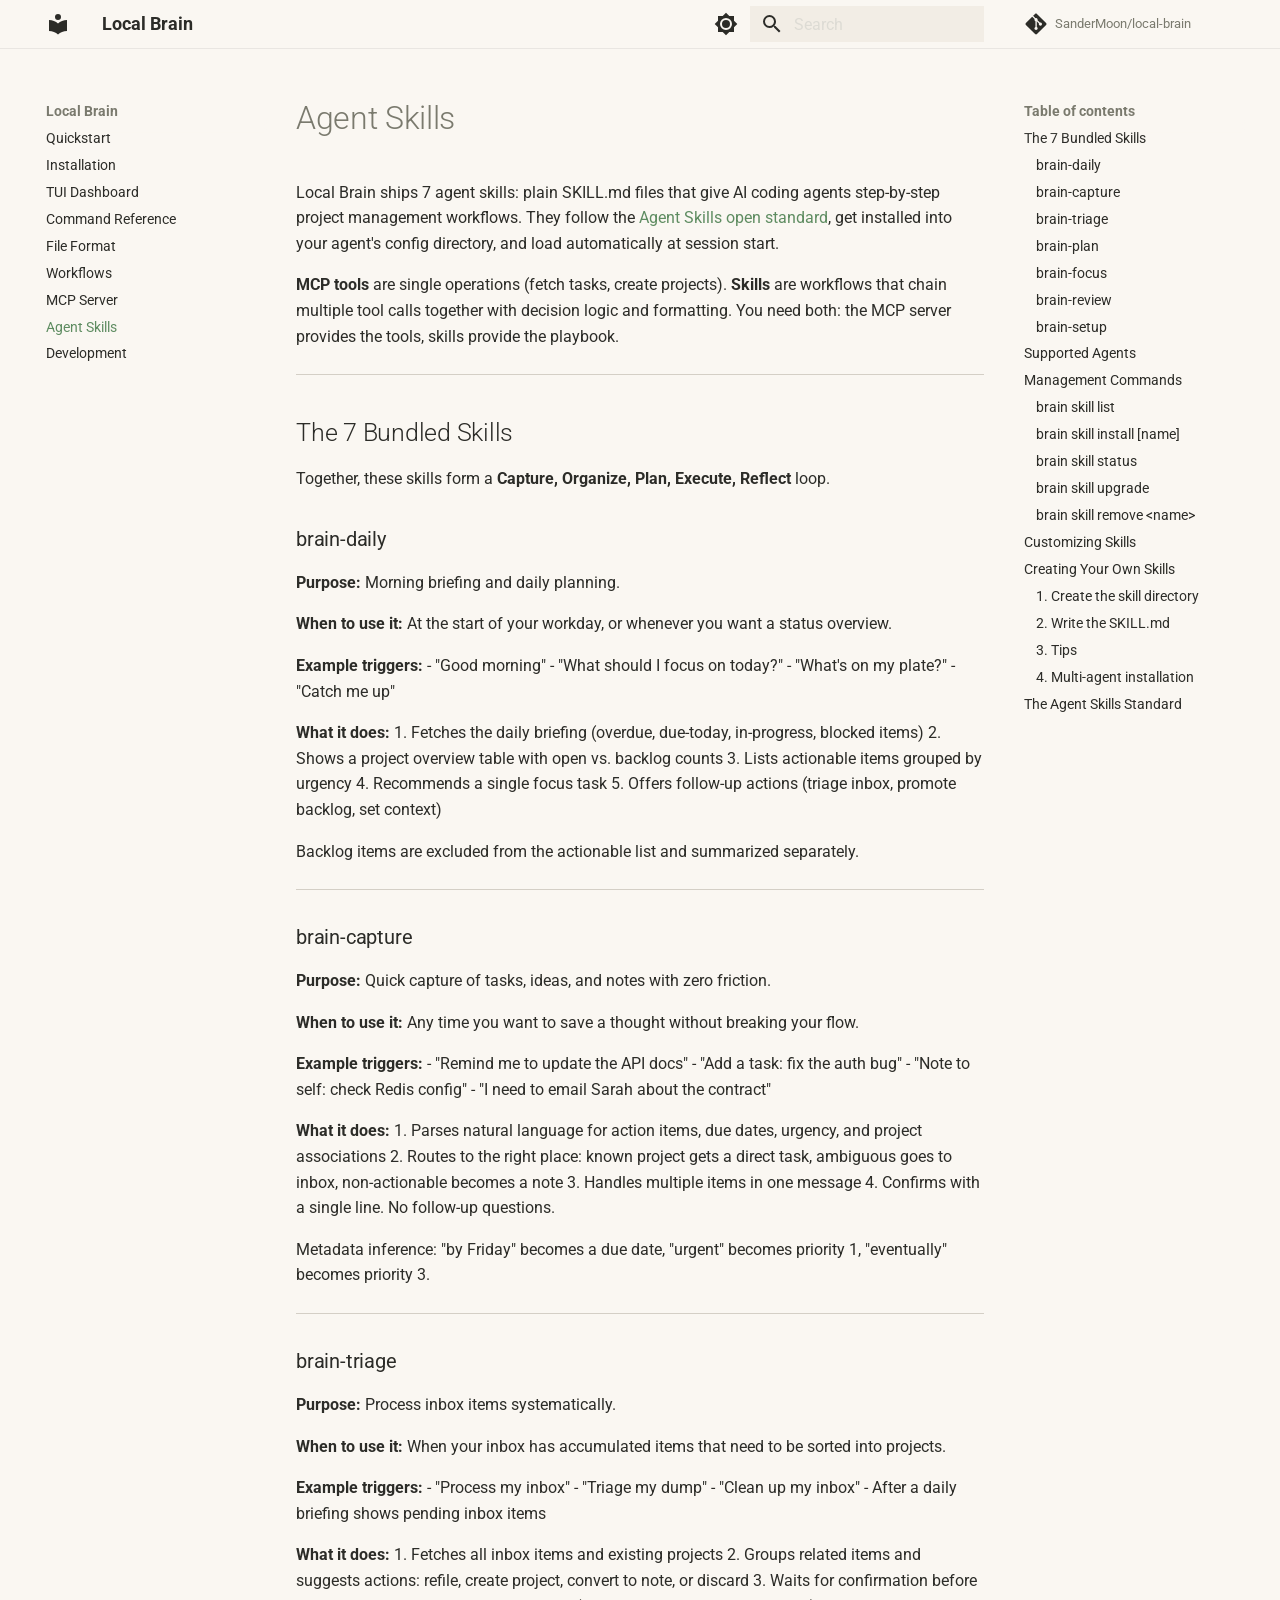
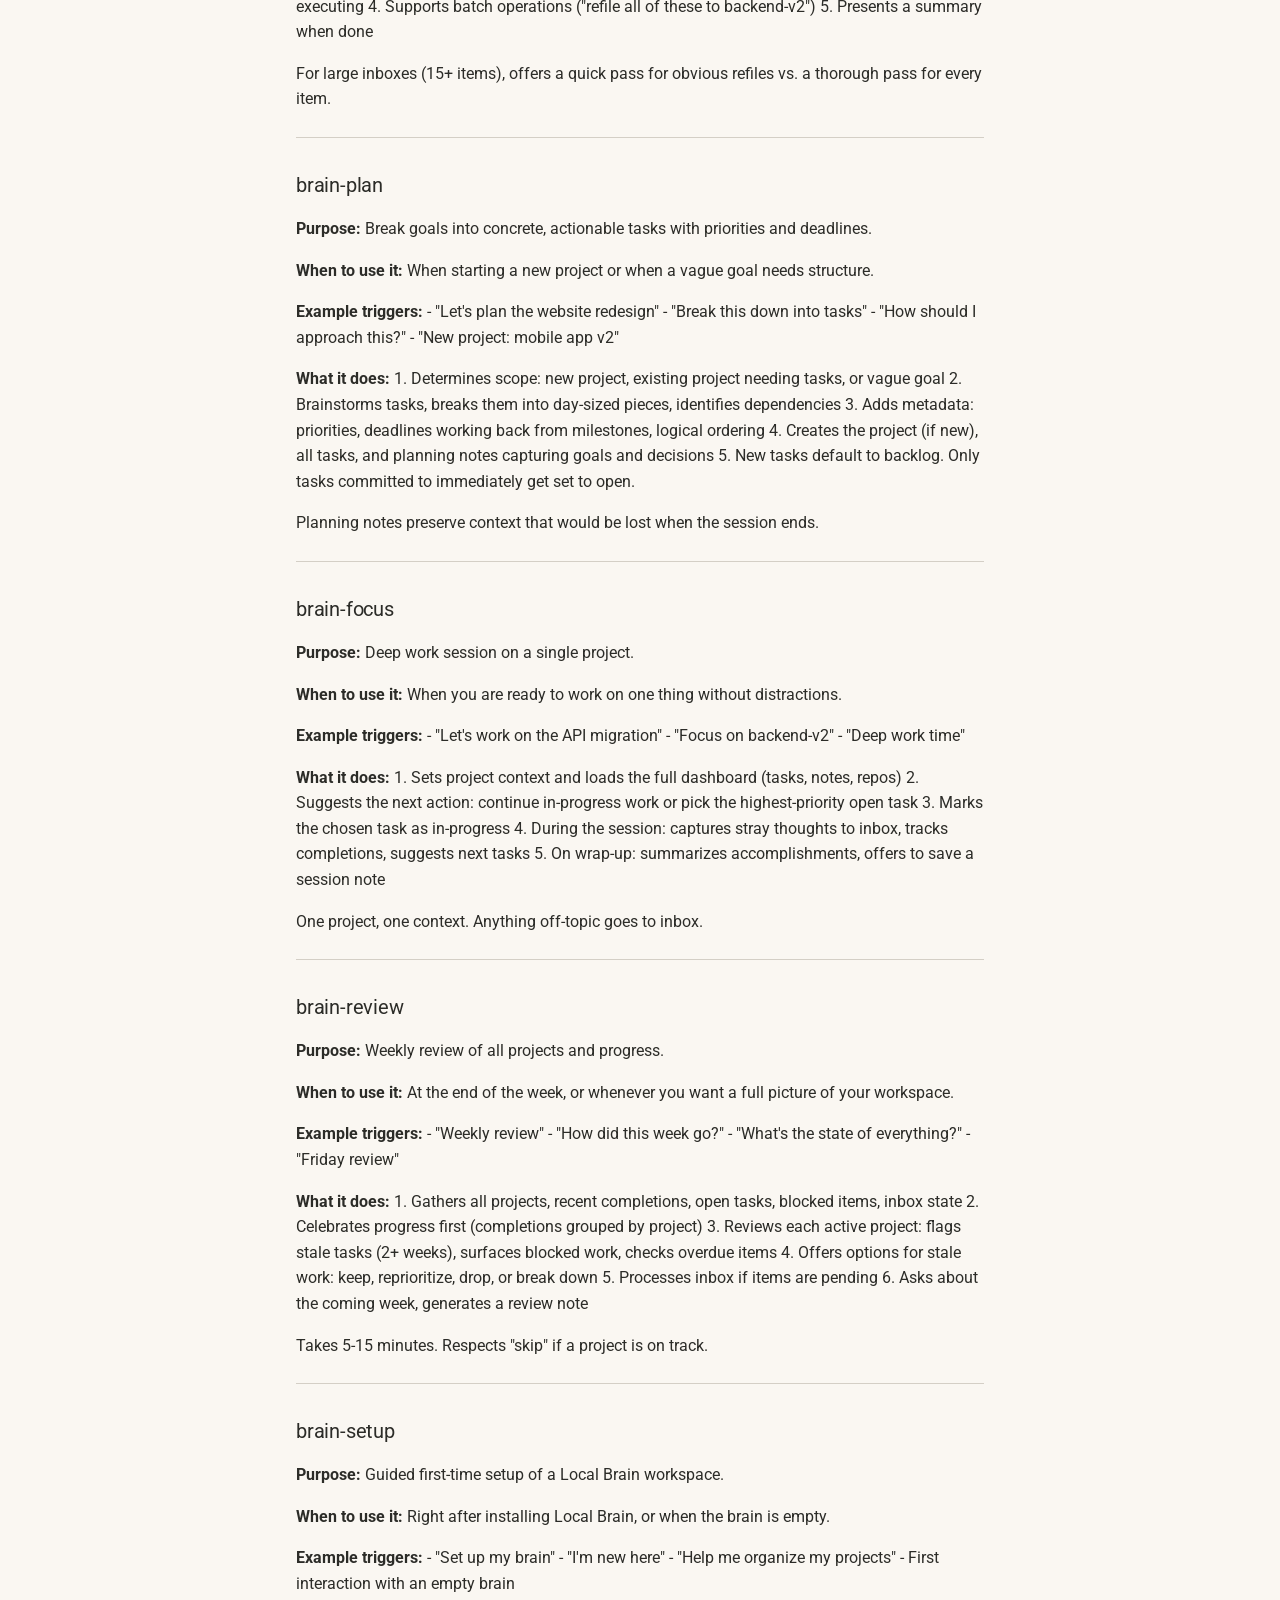
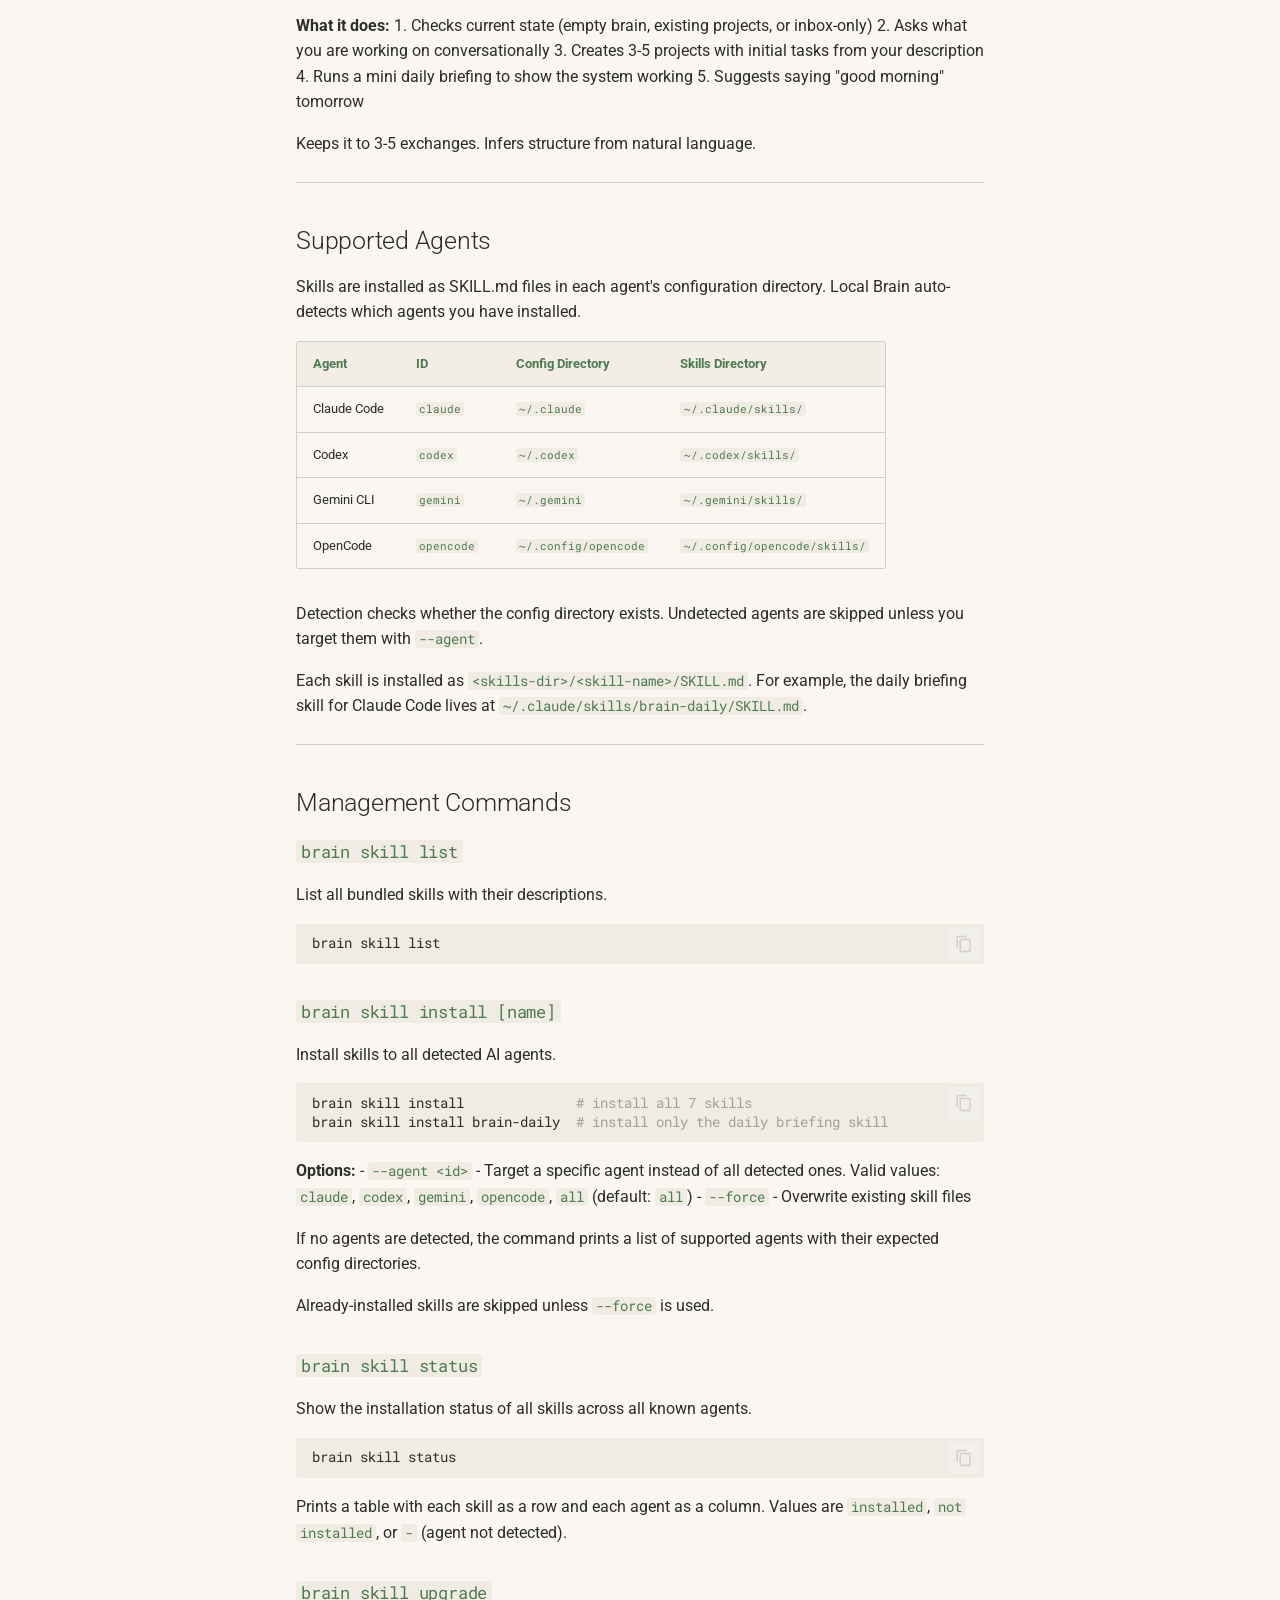
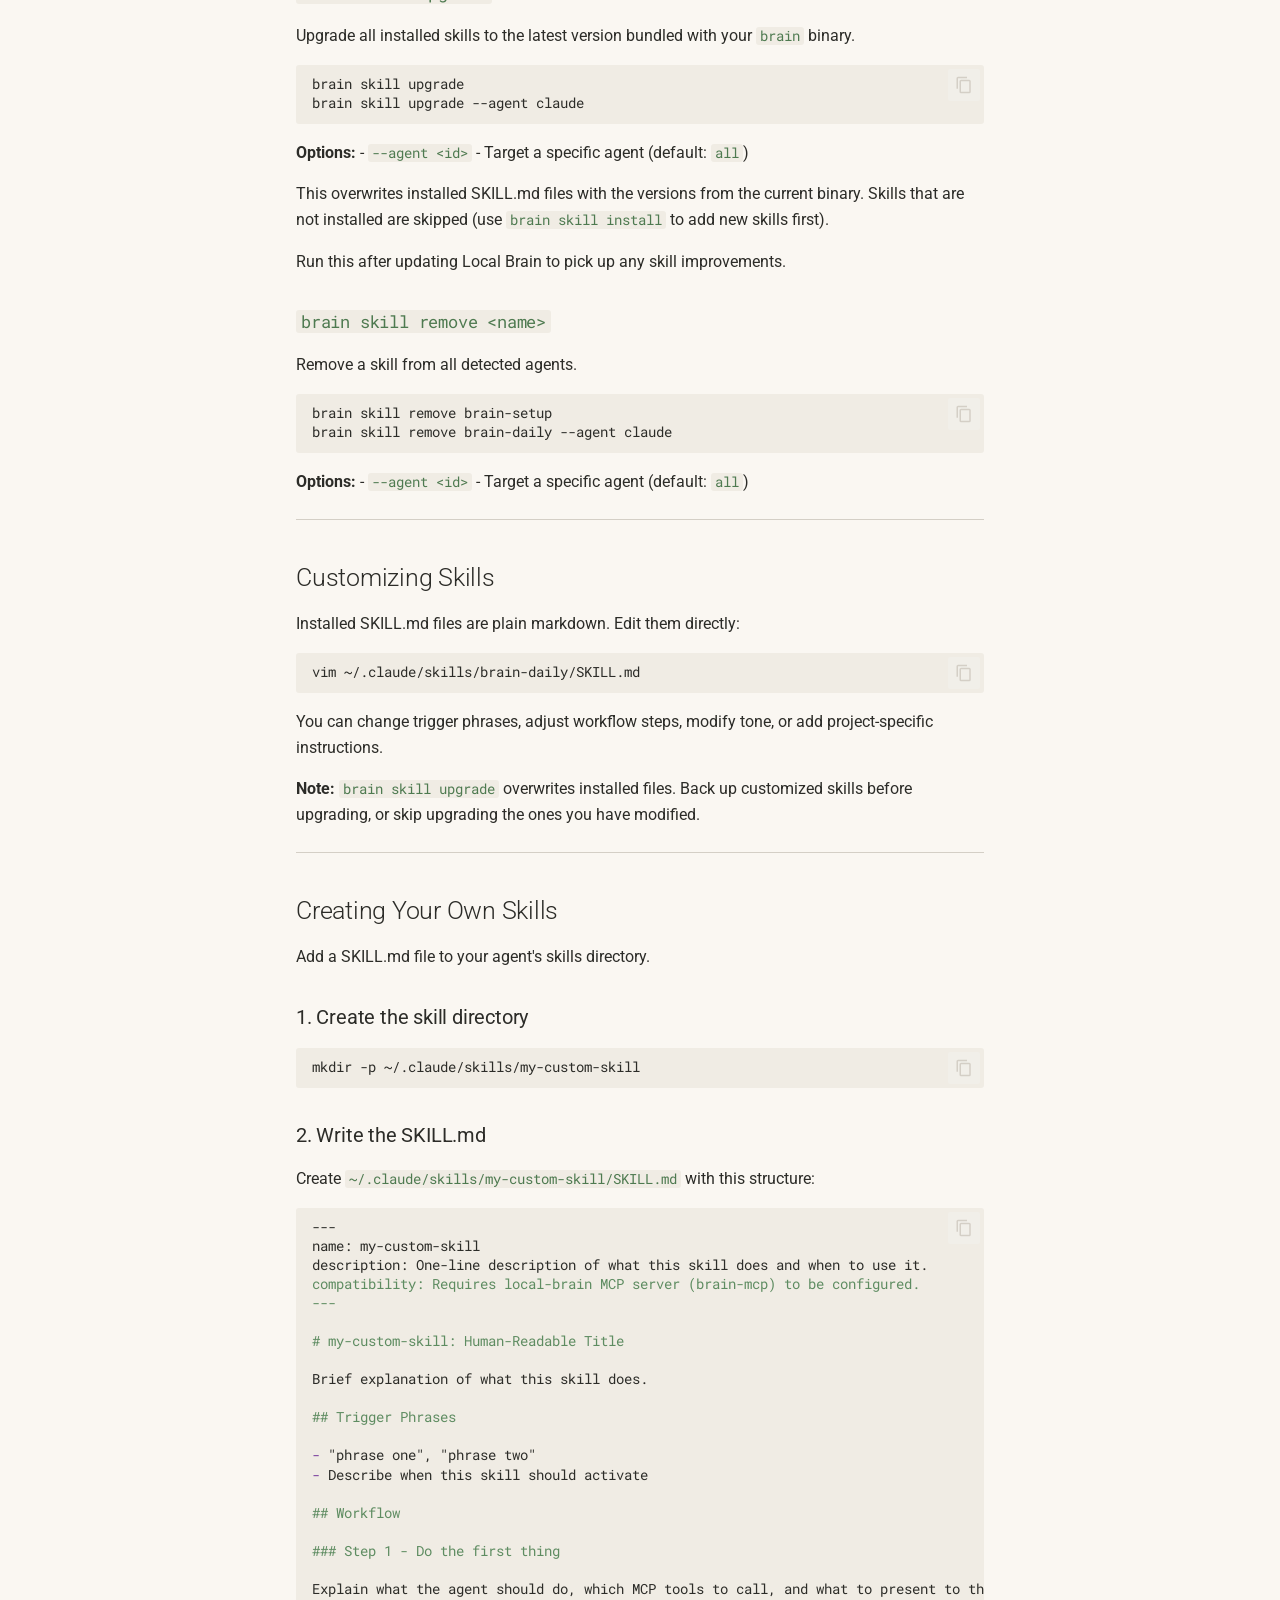
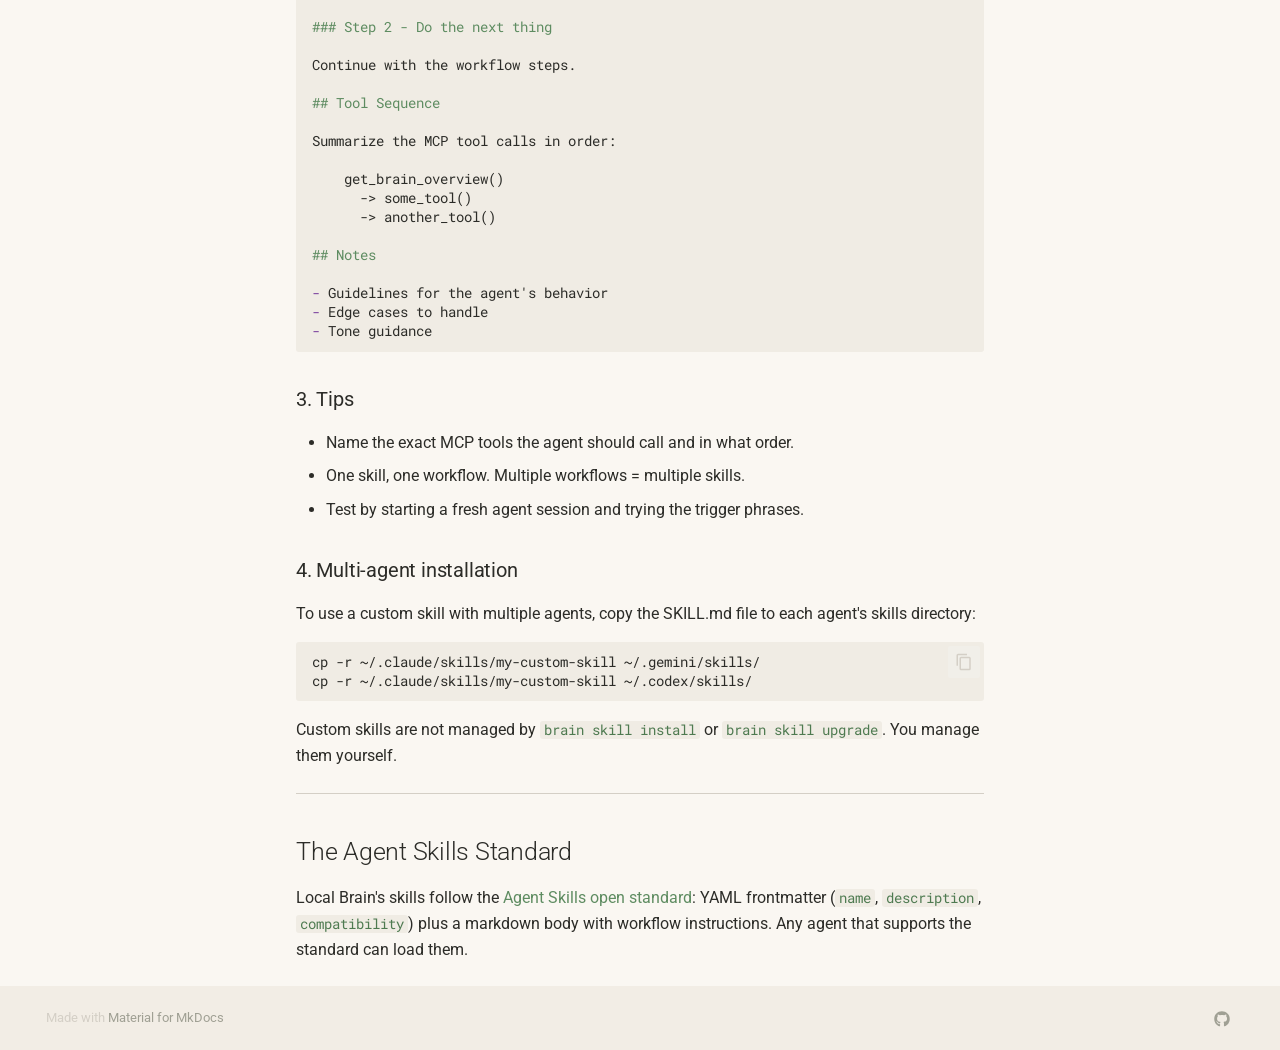
<file: skills/index.html>
<!doctype html>
<html lang="en" class="no-js">
  <head>
    
      <meta charset="utf-8">
      <meta name="viewport" content="width=device-width,initial-scale=1">
      
        <meta name="description" content="Plain markdown files. Full project management. Managed by AI, or by you.">
      
      
      
        <link rel="canonical" href="https://sandermoon.github.io/local-brain/skills/">
      
      
        <link rel="prev" href="../mcp-server/">
      
      
        <link rel="next" href="../development/">
      
      
        
      
      
      <link rel="icon" href="../assets/images/favicon.png">
      <meta name="generator" content="mkdocs-1.6.1, mkdocs-material-9.7.6">
    
    
      
        <title>Agent Skills - Local Brain</title>
      
    
    
      <link rel="stylesheet" href="../assets/stylesheets/main.484c7ddc.min.css">
      
        
        <link rel="stylesheet" href="../assets/stylesheets/palette.ab4e12ef.min.css">
      
      


    
    
      
    
    
      
        
        
        <link rel="preconnect" href="https://fonts.gstatic.com" crossorigin>
        <link rel="stylesheet" href="https://fonts.googleapis.com/css?family=Roboto:300,300i,400,400i,700,700i%7CRoboto+Mono:400,400i,700,700i&display=fallback">
        <style>:root{--md-text-font:"Roboto";--md-code-font:"Roboto Mono"}</style>
      
    
    
      <link rel="stylesheet" href="../stylesheets/terminal-sage.css">
    
    <script>__md_scope=new URL("..",location),__md_hash=e=>[...e].reduce(((e,_)=>(e<<5)-e+_.charCodeAt(0)),0),__md_get=(e,_=localStorage,t=__md_scope)=>JSON.parse(_.getItem(t.pathname+"."+e)),__md_set=(e,_,t=localStorage,a=__md_scope)=>{try{t.setItem(a.pathname+"."+e,JSON.stringify(_))}catch(e){}}</script>
    
      

    
    
  </head>
  
  
    
    
      
    
    
    
    
    <body dir="ltr" data-md-color-scheme="default" data-md-color-primary="custom" data-md-color-accent="custom">
  
    
    <input class="md-toggle" data-md-toggle="drawer" type="checkbox" id="__drawer" autocomplete="off">
    <input class="md-toggle" data-md-toggle="search" type="checkbox" id="__search" autocomplete="off">
    <label class="md-overlay" for="__drawer"></label>
    <div data-md-component="skip">
      
        
        <a href="#agent-skills" class="md-skip">
          Skip to content
        </a>
      
    </div>
    <div data-md-component="announce">
      
    </div>
    
    
      

  

<header class="md-header md-header--shadow" data-md-component="header">
  <nav class="md-header__inner md-grid" aria-label="Header">
    <a href=".." title="Local Brain" class="md-header__button md-logo" aria-label="Local Brain" data-md-component="logo">
      
  
  <svg xmlns="http://www.w3.org/2000/svg" viewBox="0 0 24 24"><path d="M12 8a3 3 0 0 0 3-3 3 3 0 0 0-3-3 3 3 0 0 0-3 3 3 3 0 0 0 3 3m0 3.54C9.64 9.35 6.5 8 3 8v11c3.5 0 6.64 1.35 9 3.54 2.36-2.19 5.5-3.54 9-3.54V8c-3.5 0-6.64 1.35-9 3.54"/></svg>

    </a>
    <label class="md-header__button md-icon" for="__drawer">
      
      <svg xmlns="http://www.w3.org/2000/svg" viewBox="0 0 24 24"><path d="M3 6h18v2H3zm0 5h18v2H3zm0 5h18v2H3z"/></svg>
    </label>
    <div class="md-header__title" data-md-component="header-title">
      <div class="md-header__ellipsis">
        <div class="md-header__topic">
          <span class="md-ellipsis">
            Local Brain
          </span>
        </div>
        <div class="md-header__topic" data-md-component="header-topic">
          <span class="md-ellipsis">
            
              Agent Skills
            
          </span>
        </div>
      </div>
    </div>
    
      
        <form class="md-header__option" data-md-component="palette">
  
    
    
    
    <input class="md-option" data-md-color-media="(prefers-color-scheme: light)" data-md-color-scheme="default" data-md-color-primary="custom" data-md-color-accent="custom"  aria-label="Switch to dark mode"  type="radio" name="__palette" id="__palette_0">
    
      <label class="md-header__button md-icon" title="Switch to dark mode" for="__palette_1" hidden>
        <svg xmlns="http://www.w3.org/2000/svg" viewBox="0 0 24 24"><path d="M12 8a4 4 0 0 0-4 4 4 4 0 0 0 4 4 4 4 0 0 0 4-4 4 4 0 0 0-4-4m0 10a6 6 0 0 1-6-6 6 6 0 0 1 6-6 6 6 0 0 1 6 6 6 6 0 0 1-6 6m8-9.31V4h-4.69L12 .69 8.69 4H4v4.69L.69 12 4 15.31V20h4.69L12 23.31 15.31 20H20v-4.69L23.31 12z"/></svg>
      </label>
    
  
    
    
    
    <input class="md-option" data-md-color-media="(prefers-color-scheme: dark)" data-md-color-scheme="slate" data-md-color-primary="custom" data-md-color-accent="custom"  aria-label="Switch to light mode"  type="radio" name="__palette" id="__palette_1">
    
      <label class="md-header__button md-icon" title="Switch to light mode" for="__palette_0" hidden>
        <svg xmlns="http://www.w3.org/2000/svg" viewBox="0 0 24 24"><path d="M12 18c-.89 0-1.74-.2-2.5-.55C11.56 16.5 13 14.42 13 12s-1.44-4.5-3.5-5.45C10.26 6.2 11.11 6 12 6a6 6 0 0 1 6 6 6 6 0 0 1-6 6m8-9.31V4h-4.69L12 .69 8.69 4H4v4.69L.69 12 4 15.31V20h4.69L12 23.31 15.31 20H20v-4.69L23.31 12z"/></svg>
      </label>
    
  
</form>
      
    
    
      <script>var palette=__md_get("__palette");if(palette&&palette.color){if("(prefers-color-scheme)"===palette.color.media){var media=matchMedia("(prefers-color-scheme: light)"),input=document.querySelector(media.matches?"[data-md-color-media='(prefers-color-scheme: light)']":"[data-md-color-media='(prefers-color-scheme: dark)']");palette.color.media=input.getAttribute("data-md-color-media"),palette.color.scheme=input.getAttribute("data-md-color-scheme"),palette.color.primary=input.getAttribute("data-md-color-primary"),palette.color.accent=input.getAttribute("data-md-color-accent")}for(var[key,value]of Object.entries(palette.color))document.body.setAttribute("data-md-color-"+key,value)}</script>
    
    
    
      
      
        <label class="md-header__button md-icon" for="__search">
          
          <svg xmlns="http://www.w3.org/2000/svg" viewBox="0 0 24 24"><path d="M9.5 3A6.5 6.5 0 0 1 16 9.5c0 1.61-.59 3.09-1.56 4.23l.27.27h.79l5 5-1.5 1.5-5-5v-.79l-.27-.27A6.52 6.52 0 0 1 9.5 16 6.5 6.5 0 0 1 3 9.5 6.5 6.5 0 0 1 9.5 3m0 2C7 5 5 7 5 9.5S7 14 9.5 14 14 12 14 9.5 12 5 9.5 5"/></svg>
        </label>
        <div class="md-search" data-md-component="search" role="dialog">
  <label class="md-search__overlay" for="__search"></label>
  <div class="md-search__inner" role="search">
    <form class="md-search__form" name="search">
      <input type="text" class="md-search__input" name="query" aria-label="Search" placeholder="Search" autocapitalize="off" autocorrect="off" autocomplete="off" spellcheck="false" data-md-component="search-query" required>
      <label class="md-search__icon md-icon" for="__search">
        
        <svg xmlns="http://www.w3.org/2000/svg" viewBox="0 0 24 24"><path d="M9.5 3A6.5 6.5 0 0 1 16 9.5c0 1.61-.59 3.09-1.56 4.23l.27.27h.79l5 5-1.5 1.5-5-5v-.79l-.27-.27A6.52 6.52 0 0 1 9.5 16 6.5 6.5 0 0 1 3 9.5 6.5 6.5 0 0 1 9.5 3m0 2C7 5 5 7 5 9.5S7 14 9.5 14 14 12 14 9.5 12 5 9.5 5"/></svg>
        
        <svg xmlns="http://www.w3.org/2000/svg" viewBox="0 0 24 24"><path d="M20 11v2H8l5.5 5.5-1.42 1.42L4.16 12l7.92-7.92L13.5 5.5 8 11z"/></svg>
      </label>
      <nav class="md-search__options" aria-label="Search">
        
        <button type="reset" class="md-search__icon md-icon" title="Clear" aria-label="Clear" tabindex="-1">
          
          <svg xmlns="http://www.w3.org/2000/svg" viewBox="0 0 24 24"><path d="M19 6.41 17.59 5 12 10.59 6.41 5 5 6.41 10.59 12 5 17.59 6.41 19 12 13.41 17.59 19 19 17.59 13.41 12z"/></svg>
        </button>
      </nav>
      
        <div class="md-search__suggest" data-md-component="search-suggest"></div>
      
    </form>
    <div class="md-search__output">
      <div class="md-search__scrollwrap" tabindex="0" data-md-scrollfix>
        <div class="md-search-result" data-md-component="search-result">
          <div class="md-search-result__meta">
            Initializing search
          </div>
          <ol class="md-search-result__list" role="presentation"></ol>
        </div>
      </div>
    </div>
  </div>
</div>
      
    
    
      <div class="md-header__source">
        <a href="https://github.com/SanderMoon/local-brain" title="Go to repository" class="md-source" data-md-component="source">
  <div class="md-source__icon md-icon">
    
    <svg xmlns="http://www.w3.org/2000/svg" viewBox="0 0 448 512"><!--! Font Awesome Free 7.1.0 by @fontawesome - https://fontawesome.com License - https://fontawesome.com/license/free (Icons: CC BY 4.0, Fonts: SIL OFL 1.1, Code: MIT License) Copyright 2025 Fonticons, Inc.--><path d="M439.6 236.1 244 40.5c-5.4-5.5-12.8-8.5-20.4-8.5s-15 3-20.4 8.4L162.5 81l51.5 51.5c27.1-9.1 52.7 16.8 43.4 43.7l49.7 49.7c34.2-11.8 61.2 31 35.5 56.7-26.5 26.5-70.2-2.9-56-37.3L240.3 199v121.9c25.3 12.5 22.3 41.8 9.1 55-6.4 6.4-15.2 10.1-24.3 10.1s-17.8-3.6-24.3-10.1c-17.6-17.6-11.1-46.9 11.2-56v-123c-20.8-8.5-24.6-30.7-18.6-45L142.6 101 8.5 235.1C3 240.6 0 247.9 0 255.5s3 15 8.5 20.4l195.6 195.7c5.4 5.4 12.7 8.4 20.4 8.4s15-3 20.4-8.4l194.7-194.7c5.4-5.4 8.4-12.8 8.4-20.4s-3-15-8.4-20.4"/></svg>
  </div>
  <div class="md-source__repository">
    SanderMoon/local-brain
  </div>
</a>
      </div>
    
  </nav>
  
</header>
    
    <div class="md-container" data-md-component="container">
      
      
        
          
        
      
      <main class="md-main" data-md-component="main">
        <div class="md-main__inner md-grid">
          
            
              
              <div class="md-sidebar md-sidebar--primary" data-md-component="sidebar" data-md-type="navigation" >
                <div class="md-sidebar__scrollwrap">
                  <div class="md-sidebar__inner">
                    



<nav class="md-nav md-nav--primary" aria-label="Navigation" data-md-level="0">
  <label class="md-nav__title" for="__drawer">
    <a href=".." title="Local Brain" class="md-nav__button md-logo" aria-label="Local Brain" data-md-component="logo">
      
  
  <svg xmlns="http://www.w3.org/2000/svg" viewBox="0 0 24 24"><path d="M12 8a3 3 0 0 0 3-3 3 3 0 0 0-3-3 3 3 0 0 0-3 3 3 3 0 0 0 3 3m0 3.54C9.64 9.35 6.5 8 3 8v11c3.5 0 6.64 1.35 9 3.54 2.36-2.19 5.5-3.54 9-3.54V8c-3.5 0-6.64 1.35-9 3.54"/></svg>

    </a>
    Local Brain
  </label>
  
    <div class="md-nav__source">
      <a href="https://github.com/SanderMoon/local-brain" title="Go to repository" class="md-source" data-md-component="source">
  <div class="md-source__icon md-icon">
    
    <svg xmlns="http://www.w3.org/2000/svg" viewBox="0 0 448 512"><!--! Font Awesome Free 7.1.0 by @fontawesome - https://fontawesome.com License - https://fontawesome.com/license/free (Icons: CC BY 4.0, Fonts: SIL OFL 1.1, Code: MIT License) Copyright 2025 Fonticons, Inc.--><path d="M439.6 236.1 244 40.5c-5.4-5.5-12.8-8.5-20.4-8.5s-15 3-20.4 8.4L162.5 81l51.5 51.5c27.1-9.1 52.7 16.8 43.4 43.7l49.7 49.7c34.2-11.8 61.2 31 35.5 56.7-26.5 26.5-70.2-2.9-56-37.3L240.3 199v121.9c25.3 12.5 22.3 41.8 9.1 55-6.4 6.4-15.2 10.1-24.3 10.1s-17.8-3.6-24.3-10.1c-17.6-17.6-11.1-46.9 11.2-56v-123c-20.8-8.5-24.6-30.7-18.6-45L142.6 101 8.5 235.1C3 240.6 0 247.9 0 255.5s3 15 8.5 20.4l195.6 195.7c5.4 5.4 12.7 8.4 20.4 8.4s15-3 20.4-8.4l194.7-194.7c5.4-5.4 8.4-12.8 8.4-20.4s-3-15-8.4-20.4"/></svg>
  </div>
  <div class="md-source__repository">
    SanderMoon/local-brain
  </div>
</a>
    </div>
  
  <ul class="md-nav__list" data-md-scrollfix>
    
      
      
  
  
  
  
    <li class="md-nav__item">
      <a href=".." class="md-nav__link">
        
  
  
  <span class="md-ellipsis">
    
  
    Quickstart
  

    
  </span>
  
  

      </a>
    </li>
  

    
      
      
  
  
  
  
    <li class="md-nav__item">
      <a href="../installation/" class="md-nav__link">
        
  
  
  <span class="md-ellipsis">
    
  
    Installation
  

    
  </span>
  
  

      </a>
    </li>
  

    
      
      
  
  
  
  
    <li class="md-nav__item">
      <a href="../tui/" class="md-nav__link">
        
  
  
  <span class="md-ellipsis">
    
  
    TUI Dashboard
  

    
  </span>
  
  

      </a>
    </li>
  

    
      
      
  
  
  
  
    <li class="md-nav__item">
      <a href="../commands/" class="md-nav__link">
        
  
  
  <span class="md-ellipsis">
    
  
    Command Reference
  

    
  </span>
  
  

      </a>
    </li>
  

    
      
      
  
  
  
  
    <li class="md-nav__item">
      <a href="../file-format/" class="md-nav__link">
        
  
  
  <span class="md-ellipsis">
    
  
    File Format
  

    
  </span>
  
  

      </a>
    </li>
  

    
      
      
  
  
  
  
    <li class="md-nav__item">
      <a href="../workflows/" class="md-nav__link">
        
  
  
  <span class="md-ellipsis">
    
  
    Workflows
  

    
  </span>
  
  

      </a>
    </li>
  

    
      
      
  
  
  
  
    <li class="md-nav__item">
      <a href="../mcp-server/" class="md-nav__link">
        
  
  
  <span class="md-ellipsis">
    
  
    MCP Server
  

    
  </span>
  
  

      </a>
    </li>
  

    
      
      
  
  
    
  
  
  
    <li class="md-nav__item md-nav__item--active">
      
      <input class="md-nav__toggle md-toggle" type="checkbox" id="__toc">
      
      
        
      
      
        <label class="md-nav__link md-nav__link--active" for="__toc">
          
  
  
  <span class="md-ellipsis">
    
  
    Agent Skills
  

    
  </span>
  
  

          <span class="md-nav__icon md-icon"></span>
        </label>
      
      <a href="./" class="md-nav__link md-nav__link--active">
        
  
  
  <span class="md-ellipsis">
    
  
    Agent Skills
  

    
  </span>
  
  

      </a>
      
        

<nav class="md-nav md-nav--secondary" aria-label="Table of contents">
  
  
  
    
  
  
    <label class="md-nav__title" for="__toc">
      <span class="md-nav__icon md-icon"></span>
      Table of contents
    </label>
    <ul class="md-nav__list" data-md-component="toc" data-md-scrollfix>
      
        <li class="md-nav__item">
  <a href="#the-7-bundled-skills" class="md-nav__link">
    <span class="md-ellipsis">
      
        The 7 Bundled Skills
      
    </span>
  </a>
  
    <nav class="md-nav" aria-label="The 7 Bundled Skills">
      <ul class="md-nav__list">
        
          <li class="md-nav__item">
  <a href="#brain-daily" class="md-nav__link">
    <span class="md-ellipsis">
      
        brain-daily
      
    </span>
  </a>
  
</li>
        
          <li class="md-nav__item">
  <a href="#brain-capture" class="md-nav__link">
    <span class="md-ellipsis">
      
        brain-capture
      
    </span>
  </a>
  
</li>
        
          <li class="md-nav__item">
  <a href="#brain-triage" class="md-nav__link">
    <span class="md-ellipsis">
      
        brain-triage
      
    </span>
  </a>
  
</li>
        
          <li class="md-nav__item">
  <a href="#brain-plan" class="md-nav__link">
    <span class="md-ellipsis">
      
        brain-plan
      
    </span>
  </a>
  
</li>
        
          <li class="md-nav__item">
  <a href="#brain-focus" class="md-nav__link">
    <span class="md-ellipsis">
      
        brain-focus
      
    </span>
  </a>
  
</li>
        
          <li class="md-nav__item">
  <a href="#brain-review" class="md-nav__link">
    <span class="md-ellipsis">
      
        brain-review
      
    </span>
  </a>
  
</li>
        
          <li class="md-nav__item">
  <a href="#brain-setup" class="md-nav__link">
    <span class="md-ellipsis">
      
        brain-setup
      
    </span>
  </a>
  
</li>
        
      </ul>
    </nav>
  
</li>
      
        <li class="md-nav__item">
  <a href="#supported-agents" class="md-nav__link">
    <span class="md-ellipsis">
      
        Supported Agents
      
    </span>
  </a>
  
</li>
      
        <li class="md-nav__item">
  <a href="#management-commands" class="md-nav__link">
    <span class="md-ellipsis">
      
        Management Commands
      
    </span>
  </a>
  
    <nav class="md-nav" aria-label="Management Commands">
      <ul class="md-nav__list">
        
          <li class="md-nav__item">
  <a href="#brain-skill-list" class="md-nav__link">
    <span class="md-ellipsis">
      
        brain skill list
      
    </span>
  </a>
  
</li>
        
          <li class="md-nav__item">
  <a href="#brain-skill-install-name" class="md-nav__link">
    <span class="md-ellipsis">
      
        brain skill install [name]
      
    </span>
  </a>
  
</li>
        
          <li class="md-nav__item">
  <a href="#brain-skill-status" class="md-nav__link">
    <span class="md-ellipsis">
      
        brain skill status
      
    </span>
  </a>
  
</li>
        
          <li class="md-nav__item">
  <a href="#brain-skill-upgrade" class="md-nav__link">
    <span class="md-ellipsis">
      
        brain skill upgrade
      
    </span>
  </a>
  
</li>
        
          <li class="md-nav__item">
  <a href="#brain-skill-remove-name" class="md-nav__link">
    <span class="md-ellipsis">
      
        brain skill remove &lt;name&gt;
      
    </span>
  </a>
  
</li>
        
      </ul>
    </nav>
  
</li>
      
        <li class="md-nav__item">
  <a href="#customizing-skills" class="md-nav__link">
    <span class="md-ellipsis">
      
        Customizing Skills
      
    </span>
  </a>
  
</li>
      
        <li class="md-nav__item">
  <a href="#creating-your-own-skills" class="md-nav__link">
    <span class="md-ellipsis">
      
        Creating Your Own Skills
      
    </span>
  </a>
  
    <nav class="md-nav" aria-label="Creating Your Own Skills">
      <ul class="md-nav__list">
        
          <li class="md-nav__item">
  <a href="#1-create-the-skill-directory" class="md-nav__link">
    <span class="md-ellipsis">
      
        1. Create the skill directory
      
    </span>
  </a>
  
</li>
        
          <li class="md-nav__item">
  <a href="#2-write-the-skillmd" class="md-nav__link">
    <span class="md-ellipsis">
      
        2. Write the SKILL.md
      
    </span>
  </a>
  
</li>
        
          <li class="md-nav__item">
  <a href="#3-tips" class="md-nav__link">
    <span class="md-ellipsis">
      
        3. Tips
      
    </span>
  </a>
  
</li>
        
          <li class="md-nav__item">
  <a href="#4-multi-agent-installation" class="md-nav__link">
    <span class="md-ellipsis">
      
        4. Multi-agent installation
      
    </span>
  </a>
  
</li>
        
      </ul>
    </nav>
  
</li>
      
        <li class="md-nav__item">
  <a href="#the-agent-skills-standard" class="md-nav__link">
    <span class="md-ellipsis">
      
        The Agent Skills Standard
      
    </span>
  </a>
  
</li>
      
    </ul>
  
</nav>
      
    </li>
  

    
      
      
  
  
  
  
    <li class="md-nav__item">
      <a href="../development/" class="md-nav__link">
        
  
  
  <span class="md-ellipsis">
    
  
    Development
  

    
  </span>
  
  

      </a>
    </li>
  

    
  </ul>
</nav>
                  </div>
                </div>
              </div>
            
            
              
              <div class="md-sidebar md-sidebar--secondary" data-md-component="sidebar" data-md-type="toc" >
                <div class="md-sidebar__scrollwrap">
                  <div class="md-sidebar__inner">
                    

<nav class="md-nav md-nav--secondary" aria-label="Table of contents">
  
  
  
    
  
  
    <label class="md-nav__title" for="__toc">
      <span class="md-nav__icon md-icon"></span>
      Table of contents
    </label>
    <ul class="md-nav__list" data-md-component="toc" data-md-scrollfix>
      
        <li class="md-nav__item">
  <a href="#the-7-bundled-skills" class="md-nav__link">
    <span class="md-ellipsis">
      
        The 7 Bundled Skills
      
    </span>
  </a>
  
    <nav class="md-nav" aria-label="The 7 Bundled Skills">
      <ul class="md-nav__list">
        
          <li class="md-nav__item">
  <a href="#brain-daily" class="md-nav__link">
    <span class="md-ellipsis">
      
        brain-daily
      
    </span>
  </a>
  
</li>
        
          <li class="md-nav__item">
  <a href="#brain-capture" class="md-nav__link">
    <span class="md-ellipsis">
      
        brain-capture
      
    </span>
  </a>
  
</li>
        
          <li class="md-nav__item">
  <a href="#brain-triage" class="md-nav__link">
    <span class="md-ellipsis">
      
        brain-triage
      
    </span>
  </a>
  
</li>
        
          <li class="md-nav__item">
  <a href="#brain-plan" class="md-nav__link">
    <span class="md-ellipsis">
      
        brain-plan
      
    </span>
  </a>
  
</li>
        
          <li class="md-nav__item">
  <a href="#brain-focus" class="md-nav__link">
    <span class="md-ellipsis">
      
        brain-focus
      
    </span>
  </a>
  
</li>
        
          <li class="md-nav__item">
  <a href="#brain-review" class="md-nav__link">
    <span class="md-ellipsis">
      
        brain-review
      
    </span>
  </a>
  
</li>
        
          <li class="md-nav__item">
  <a href="#brain-setup" class="md-nav__link">
    <span class="md-ellipsis">
      
        brain-setup
      
    </span>
  </a>
  
</li>
        
      </ul>
    </nav>
  
</li>
      
        <li class="md-nav__item">
  <a href="#supported-agents" class="md-nav__link">
    <span class="md-ellipsis">
      
        Supported Agents
      
    </span>
  </a>
  
</li>
      
        <li class="md-nav__item">
  <a href="#management-commands" class="md-nav__link">
    <span class="md-ellipsis">
      
        Management Commands
      
    </span>
  </a>
  
    <nav class="md-nav" aria-label="Management Commands">
      <ul class="md-nav__list">
        
          <li class="md-nav__item">
  <a href="#brain-skill-list" class="md-nav__link">
    <span class="md-ellipsis">
      
        brain skill list
      
    </span>
  </a>
  
</li>
        
          <li class="md-nav__item">
  <a href="#brain-skill-install-name" class="md-nav__link">
    <span class="md-ellipsis">
      
        brain skill install [name]
      
    </span>
  </a>
  
</li>
        
          <li class="md-nav__item">
  <a href="#brain-skill-status" class="md-nav__link">
    <span class="md-ellipsis">
      
        brain skill status
      
    </span>
  </a>
  
</li>
        
          <li class="md-nav__item">
  <a href="#brain-skill-upgrade" class="md-nav__link">
    <span class="md-ellipsis">
      
        brain skill upgrade
      
    </span>
  </a>
  
</li>
        
          <li class="md-nav__item">
  <a href="#brain-skill-remove-name" class="md-nav__link">
    <span class="md-ellipsis">
      
        brain skill remove &lt;name&gt;
      
    </span>
  </a>
  
</li>
        
      </ul>
    </nav>
  
</li>
      
        <li class="md-nav__item">
  <a href="#customizing-skills" class="md-nav__link">
    <span class="md-ellipsis">
      
        Customizing Skills
      
    </span>
  </a>
  
</li>
      
        <li class="md-nav__item">
  <a href="#creating-your-own-skills" class="md-nav__link">
    <span class="md-ellipsis">
      
        Creating Your Own Skills
      
    </span>
  </a>
  
    <nav class="md-nav" aria-label="Creating Your Own Skills">
      <ul class="md-nav__list">
        
          <li class="md-nav__item">
  <a href="#1-create-the-skill-directory" class="md-nav__link">
    <span class="md-ellipsis">
      
        1. Create the skill directory
      
    </span>
  </a>
  
</li>
        
          <li class="md-nav__item">
  <a href="#2-write-the-skillmd" class="md-nav__link">
    <span class="md-ellipsis">
      
        2. Write the SKILL.md
      
    </span>
  </a>
  
</li>
        
          <li class="md-nav__item">
  <a href="#3-tips" class="md-nav__link">
    <span class="md-ellipsis">
      
        3. Tips
      
    </span>
  </a>
  
</li>
        
          <li class="md-nav__item">
  <a href="#4-multi-agent-installation" class="md-nav__link">
    <span class="md-ellipsis">
      
        4. Multi-agent installation
      
    </span>
  </a>
  
</li>
        
      </ul>
    </nav>
  
</li>
      
        <li class="md-nav__item">
  <a href="#the-agent-skills-standard" class="md-nav__link">
    <span class="md-ellipsis">
      
        The Agent Skills Standard
      
    </span>
  </a>
  
</li>
      
    </ul>
  
</nav>
                  </div>
                </div>
              </div>
            
          
          
            <div class="md-content" data-md-component="content">
              
              <article class="md-content__inner md-typeset">
                
                  


  
  


<h1 id="agent-skills">Agent Skills</h1>
<p>Local Brain ships 7 agent skills: plain SKILL.md files that give AI coding agents step-by-step project management workflows. They follow the <a href="https://agentskills.io">Agent Skills open standard</a>, get installed into your agent's config directory, and load automatically at session start.</p>
<p><strong>MCP tools</strong> are single operations (fetch tasks, create projects). <strong>Skills</strong> are workflows that chain multiple tool calls together with decision logic and formatting. You need both: the MCP server provides the tools, skills provide the playbook.</p>
<hr />
<h2 id="the-7-bundled-skills">The 7 Bundled Skills</h2>
<p>Together, these skills form a <strong>Capture, Organize, Plan, Execute, Reflect</strong> loop.</p>
<h3 id="brain-daily">brain-daily</h3>
<p><strong>Purpose:</strong> Morning briefing and daily planning.</p>
<p><strong>When to use it:</strong> At the start of your workday, or whenever you want a status overview.</p>
<p><strong>Example triggers:</strong>
- "Good morning"
- "What should I focus on today?"
- "What's on my plate?"
- "Catch me up"</p>
<p><strong>What it does:</strong>
1. Fetches the daily briefing (overdue, due-today, in-progress, blocked items)
2. Shows a project overview table with open vs. backlog counts
3. Lists actionable items grouped by urgency
4. Recommends a single focus task
5. Offers follow-up actions (triage inbox, promote backlog, set context)</p>
<p>Backlog items are excluded from the actionable list and summarized separately.</p>
<hr />
<h3 id="brain-capture">brain-capture</h3>
<p><strong>Purpose:</strong> Quick capture of tasks, ideas, and notes with zero friction.</p>
<p><strong>When to use it:</strong> Any time you want to save a thought without breaking your flow.</p>
<p><strong>Example triggers:</strong>
- "Remind me to update the API docs"
- "Add a task: fix the auth bug"
- "Note to self: check Redis config"
- "I need to email Sarah about the contract"</p>
<p><strong>What it does:</strong>
1. Parses natural language for action items, due dates, urgency, and project associations
2. Routes to the right place: known project gets a direct task, ambiguous goes to inbox, non-actionable becomes a note
3. Handles multiple items in one message
4. Confirms with a single line. No follow-up questions.</p>
<p>Metadata inference: "by Friday" becomes a due date, "urgent" becomes priority 1, "eventually" becomes priority 3.</p>
<hr />
<h3 id="brain-triage">brain-triage</h3>
<p><strong>Purpose:</strong> Process inbox items systematically.</p>
<p><strong>When to use it:</strong> When your inbox has accumulated items that need to be sorted into projects.</p>
<p><strong>Example triggers:</strong>
- "Process my inbox"
- "Triage my dump"
- "Clean up my inbox"
- After a daily briefing shows pending inbox items</p>
<p><strong>What it does:</strong>
1. Fetches all inbox items and existing projects
2. Groups related items and suggests actions: refile, create project, convert to note, or discard
3. Waits for confirmation before executing
4. Supports batch operations ("refile all of these to backend-v2")
5. Presents a summary when done</p>
<p>For large inboxes (15+ items), offers a quick pass for obvious refiles vs. a thorough pass for every item.</p>
<hr />
<h3 id="brain-plan">brain-plan</h3>
<p><strong>Purpose:</strong> Break goals into concrete, actionable tasks with priorities and deadlines.</p>
<p><strong>When to use it:</strong> When starting a new project or when a vague goal needs structure.</p>
<p><strong>Example triggers:</strong>
- "Let's plan the website redesign"
- "Break this down into tasks"
- "How should I approach this?"
- "New project: mobile app v2"</p>
<p><strong>What it does:</strong>
1. Determines scope: new project, existing project needing tasks, or vague goal
2. Brainstorms tasks, breaks them into day-sized pieces, identifies dependencies
3. Adds metadata: priorities, deadlines working back from milestones, logical ordering
4. Creates the project (if new), all tasks, and planning notes capturing goals and decisions
5. New tasks default to backlog. Only tasks committed to immediately get set to open.</p>
<p>Planning notes preserve context that would be lost when the session ends.</p>
<hr />
<h3 id="brain-focus">brain-focus</h3>
<p><strong>Purpose:</strong> Deep work session on a single project.</p>
<p><strong>When to use it:</strong> When you are ready to work on one thing without distractions.</p>
<p><strong>Example triggers:</strong>
- "Let's work on the API migration"
- "Focus on backend-v2"
- "Deep work time"</p>
<p><strong>What it does:</strong>
1. Sets project context and loads the full dashboard (tasks, notes, repos)
2. Suggests the next action: continue in-progress work or pick the highest-priority open task
3. Marks the chosen task as in-progress
4. During the session: captures stray thoughts to inbox, tracks completions, suggests next tasks
5. On wrap-up: summarizes accomplishments, offers to save a session note</p>
<p>One project, one context. Anything off-topic goes to inbox.</p>
<hr />
<h3 id="brain-review">brain-review</h3>
<p><strong>Purpose:</strong> Weekly review of all projects and progress.</p>
<p><strong>When to use it:</strong> At the end of the week, or whenever you want a full picture of your workspace.</p>
<p><strong>Example triggers:</strong>
- "Weekly review"
- "How did this week go?"
- "What's the state of everything?"
- "Friday review"</p>
<p><strong>What it does:</strong>
1. Gathers all projects, recent completions, open tasks, blocked items, inbox state
2. Celebrates progress first (completions grouped by project)
3. Reviews each active project: flags stale tasks (2+ weeks), surfaces blocked work, checks overdue items
4. Offers options for stale work: keep, reprioritize, drop, or break down
5. Processes inbox if items are pending
6. Asks about the coming week, generates a review note</p>
<p>Takes 5-15 minutes. Respects "skip" if a project is on track.</p>
<hr />
<h3 id="brain-setup">brain-setup</h3>
<p><strong>Purpose:</strong> Guided first-time setup of a Local Brain workspace.</p>
<p><strong>When to use it:</strong> Right after installing Local Brain, or when the brain is empty.</p>
<p><strong>Example triggers:</strong>
- "Set up my brain"
- "I'm new here"
- "Help me organize my projects"
- First interaction with an empty brain</p>
<p><strong>What it does:</strong>
1. Checks current state (empty brain, existing projects, or inbox-only)
2. Asks what you are working on conversationally
3. Creates 3-5 projects with initial tasks from your description
4. Runs a mini daily briefing to show the system working
5. Suggests saying "good morning" tomorrow</p>
<p>Keeps it to 3-5 exchanges. Infers structure from natural language.</p>
<hr />
<h2 id="supported-agents">Supported Agents</h2>
<p>Skills are installed as SKILL.md files in each agent's configuration directory. Local Brain auto-detects which agents you have installed.</p>
<table>
<thead>
<tr>
<th>Agent</th>
<th>ID</th>
<th>Config Directory</th>
<th>Skills Directory</th>
</tr>
</thead>
<tbody>
<tr>
<td>Claude Code</td>
<td><code>claude</code></td>
<td><code>~/.claude</code></td>
<td><code>~/.claude/skills/</code></td>
</tr>
<tr>
<td>Codex</td>
<td><code>codex</code></td>
<td><code>~/.codex</code></td>
<td><code>~/.codex/skills/</code></td>
</tr>
<tr>
<td>Gemini CLI</td>
<td><code>gemini</code></td>
<td><code>~/.gemini</code></td>
<td><code>~/.gemini/skills/</code></td>
</tr>
<tr>
<td>OpenCode</td>
<td><code>opencode</code></td>
<td><code>~/.config/opencode</code></td>
<td><code>~/.config/opencode/skills/</code></td>
</tr>
</tbody>
</table>
<p>Detection checks whether the config directory exists. Undetected agents are skipped unless you target them with <code>--agent</code>.</p>
<p>Each skill is installed as <code>&lt;skills-dir&gt;/&lt;skill-name&gt;/SKILL.md</code>. For example, the daily briefing skill for Claude Code lives at <code>~/.claude/skills/brain-daily/SKILL.md</code>.</p>
<hr />
<h2 id="management-commands">Management Commands</h2>
<h3 id="brain-skill-list"><code>brain skill list</code></h3>
<p>List all bundled skills with their descriptions.</p>
<div class="highlight"><pre><span></span><code><a id="__codelineno-0-1" name="__codelineno-0-1" href="#__codelineno-0-1"></a>brain<span class="w"> </span>skill<span class="w"> </span>list
</code></pre></div>
<h3 id="brain-skill-install-name"><code>brain skill install [name]</code></h3>
<p>Install skills to all detected AI agents.</p>
<div class="highlight"><pre><span></span><code><a id="__codelineno-1-1" name="__codelineno-1-1" href="#__codelineno-1-1"></a>brain<span class="w"> </span>skill<span class="w"> </span>install<span class="w">              </span><span class="c1"># install all 7 skills</span>
<a id="__codelineno-1-2" name="__codelineno-1-2" href="#__codelineno-1-2"></a>brain<span class="w"> </span>skill<span class="w"> </span>install<span class="w"> </span>brain-daily<span class="w">  </span><span class="c1"># install only the daily briefing skill</span>
</code></pre></div>
<p><strong>Options:</strong>
- <code>--agent &lt;id&gt;</code> - Target a specific agent instead of all detected ones. Valid values: <code>claude</code>, <code>codex</code>, <code>gemini</code>, <code>opencode</code>, <code>all</code> (default: <code>all</code>)
- <code>--force</code> - Overwrite existing skill files</p>
<p>If no agents are detected, the command prints a list of supported agents with their expected config directories.</p>
<p>Already-installed skills are skipped unless <code>--force</code> is used.</p>
<h3 id="brain-skill-status"><code>brain skill status</code></h3>
<p>Show the installation status of all skills across all known agents.</p>
<div class="highlight"><pre><span></span><code><a id="__codelineno-2-1" name="__codelineno-2-1" href="#__codelineno-2-1"></a>brain<span class="w"> </span>skill<span class="w"> </span>status
</code></pre></div>
<p>Prints a table with each skill as a row and each agent as a column. Values are <code>installed</code>, <code>not installed</code>, or <code>-</code> (agent not detected).</p>
<h3 id="brain-skill-upgrade"><code>brain skill upgrade</code></h3>
<p>Upgrade all installed skills to the latest version bundled with your <code>brain</code> binary.</p>
<div class="highlight"><pre><span></span><code><a id="__codelineno-3-1" name="__codelineno-3-1" href="#__codelineno-3-1"></a>brain<span class="w"> </span>skill<span class="w"> </span>upgrade
<a id="__codelineno-3-2" name="__codelineno-3-2" href="#__codelineno-3-2"></a>brain<span class="w"> </span>skill<span class="w"> </span>upgrade<span class="w"> </span>--agent<span class="w"> </span>claude
</code></pre></div>
<p><strong>Options:</strong>
- <code>--agent &lt;id&gt;</code> - Target a specific agent (default: <code>all</code>)</p>
<p>This overwrites installed SKILL.md files with the versions from the current binary. Skills that are not installed are skipped (use <code>brain skill install</code> to add new skills first).</p>
<p>Run this after updating Local Brain to pick up any skill improvements.</p>
<h3 id="brain-skill-remove-name"><code>brain skill remove &lt;name&gt;</code></h3>
<p>Remove a skill from all detected agents.</p>
<div class="highlight"><pre><span></span><code><a id="__codelineno-4-1" name="__codelineno-4-1" href="#__codelineno-4-1"></a>brain<span class="w"> </span>skill<span class="w"> </span>remove<span class="w"> </span>brain-setup
<a id="__codelineno-4-2" name="__codelineno-4-2" href="#__codelineno-4-2"></a>brain<span class="w"> </span>skill<span class="w"> </span>remove<span class="w"> </span>brain-daily<span class="w"> </span>--agent<span class="w"> </span>claude
</code></pre></div>
<p><strong>Options:</strong>
- <code>--agent &lt;id&gt;</code> - Target a specific agent (default: <code>all</code>)</p>
<hr />
<h2 id="customizing-skills">Customizing Skills</h2>
<p>Installed SKILL.md files are plain markdown. Edit them directly:</p>
<div class="highlight"><pre><span></span><code><a id="__codelineno-5-1" name="__codelineno-5-1" href="#__codelineno-5-1"></a>vim<span class="w"> </span>~/.claude/skills/brain-daily/SKILL.md
</code></pre></div>
<p>You can change trigger phrases, adjust workflow steps, modify tone, or add project-specific instructions.</p>
<p><strong>Note:</strong> <code>brain skill upgrade</code> overwrites installed files. Back up customized skills before upgrading, or skip upgrading the ones you have modified.</p>
<hr />
<h2 id="creating-your-own-skills">Creating Your Own Skills</h2>
<p>Add a SKILL.md file to your agent's skills directory.</p>
<h3 id="1-create-the-skill-directory">1. Create the skill directory</h3>
<div class="highlight"><pre><span></span><code><a id="__codelineno-6-1" name="__codelineno-6-1" href="#__codelineno-6-1"></a>mkdir<span class="w"> </span>-p<span class="w"> </span>~/.claude/skills/my-custom-skill
</code></pre></div>
<h3 id="2-write-the-skillmd">2. Write the SKILL.md</h3>
<p>Create <code>~/.claude/skills/my-custom-skill/SKILL.md</code> with this structure:</p>
<div class="highlight"><pre><span></span><code><a id="__codelineno-7-1" name="__codelineno-7-1" href="#__codelineno-7-1"></a>---
<a id="__codelineno-7-2" name="__codelineno-7-2" href="#__codelineno-7-2"></a>name: my-custom-skill
<a id="__codelineno-7-3" name="__codelineno-7-3" href="#__codelineno-7-3"></a>description: One-line description of what this skill does and when to use it.
<a id="__codelineno-7-4" name="__codelineno-7-4" href="#__codelineno-7-4"></a><span class="gu">compatibility: Requires local-brain MCP server (brain-mcp) to be configured.</span>
<a id="__codelineno-7-5" name="__codelineno-7-5" href="#__codelineno-7-5"></a><span class="gu">---</span>
<a id="__codelineno-7-6" name="__codelineno-7-6" href="#__codelineno-7-6"></a>
<a id="__codelineno-7-7" name="__codelineno-7-7" href="#__codelineno-7-7"></a><span class="gh"># my-custom-skill: Human-Readable Title</span>
<a id="__codelineno-7-8" name="__codelineno-7-8" href="#__codelineno-7-8"></a>
<a id="__codelineno-7-9" name="__codelineno-7-9" href="#__codelineno-7-9"></a>Brief explanation of what this skill does.
<a id="__codelineno-7-10" name="__codelineno-7-10" href="#__codelineno-7-10"></a>
<a id="__codelineno-7-11" name="__codelineno-7-11" href="#__codelineno-7-11"></a><span class="gu">## Trigger Phrases</span>
<a id="__codelineno-7-12" name="__codelineno-7-12" href="#__codelineno-7-12"></a>
<a id="__codelineno-7-13" name="__codelineno-7-13" href="#__codelineno-7-13"></a><span class="k">-</span><span class="w"> </span>&quot;phrase one&quot;, &quot;phrase two&quot;
<a id="__codelineno-7-14" name="__codelineno-7-14" href="#__codelineno-7-14"></a><span class="k">-</span><span class="w"> </span>Describe when this skill should activate
<a id="__codelineno-7-15" name="__codelineno-7-15" href="#__codelineno-7-15"></a>
<a id="__codelineno-7-16" name="__codelineno-7-16" href="#__codelineno-7-16"></a><span class="gu">## Workflow</span>
<a id="__codelineno-7-17" name="__codelineno-7-17" href="#__codelineno-7-17"></a>
<a id="__codelineno-7-18" name="__codelineno-7-18" href="#__codelineno-7-18"></a><span class="gu">### Step 1 - Do the first thing</span>
<a id="__codelineno-7-19" name="__codelineno-7-19" href="#__codelineno-7-19"></a>
<a id="__codelineno-7-20" name="__codelineno-7-20" href="#__codelineno-7-20"></a>Explain what the agent should do, which MCP tools to call, and what to present to the user.
<a id="__codelineno-7-21" name="__codelineno-7-21" href="#__codelineno-7-21"></a>
<a id="__codelineno-7-22" name="__codelineno-7-22" href="#__codelineno-7-22"></a><span class="gu">### Step 2 - Do the next thing</span>
<a id="__codelineno-7-23" name="__codelineno-7-23" href="#__codelineno-7-23"></a>
<a id="__codelineno-7-24" name="__codelineno-7-24" href="#__codelineno-7-24"></a>Continue with the workflow steps.
<a id="__codelineno-7-25" name="__codelineno-7-25" href="#__codelineno-7-25"></a>
<a id="__codelineno-7-26" name="__codelineno-7-26" href="#__codelineno-7-26"></a><span class="gu">## Tool Sequence</span>
<a id="__codelineno-7-27" name="__codelineno-7-27" href="#__codelineno-7-27"></a>
<a id="__codelineno-7-28" name="__codelineno-7-28" href="#__codelineno-7-28"></a>Summarize the MCP tool calls in order:
<a id="__codelineno-7-29" name="__codelineno-7-29" href="#__codelineno-7-29"></a>
<a id="__codelineno-7-30" name="__codelineno-7-30" href="#__codelineno-7-30"></a>    get_brain_overview()
<a id="__codelineno-7-31" name="__codelineno-7-31" href="#__codelineno-7-31"></a>      -&gt; some_tool()
<a id="__codelineno-7-32" name="__codelineno-7-32" href="#__codelineno-7-32"></a>      -&gt; another_tool()
<a id="__codelineno-7-33" name="__codelineno-7-33" href="#__codelineno-7-33"></a>
<a id="__codelineno-7-34" name="__codelineno-7-34" href="#__codelineno-7-34"></a><span class="gu">## Notes</span>
<a id="__codelineno-7-35" name="__codelineno-7-35" href="#__codelineno-7-35"></a>
<a id="__codelineno-7-36" name="__codelineno-7-36" href="#__codelineno-7-36"></a><span class="k">-</span><span class="w"> </span>Guidelines for the agent&#39;s behavior
<a id="__codelineno-7-37" name="__codelineno-7-37" href="#__codelineno-7-37"></a><span class="k">-</span><span class="w"> </span>Edge cases to handle
<a id="__codelineno-7-38" name="__codelineno-7-38" href="#__codelineno-7-38"></a><span class="k">-</span><span class="w"> </span>Tone guidance
</code></pre></div>
<h3 id="3-tips">3. Tips</h3>
<ul>
<li>Name the exact MCP tools the agent should call and in what order.</li>
<li>One skill, one workflow. Multiple workflows = multiple skills.</li>
<li>Test by starting a fresh agent session and trying the trigger phrases.</li>
</ul>
<h3 id="4-multi-agent-installation">4. Multi-agent installation</h3>
<p>To use a custom skill with multiple agents, copy the SKILL.md file to each agent's skills directory:</p>
<div class="highlight"><pre><span></span><code><a id="__codelineno-8-1" name="__codelineno-8-1" href="#__codelineno-8-1"></a>cp<span class="w"> </span>-r<span class="w"> </span>~/.claude/skills/my-custom-skill<span class="w"> </span>~/.gemini/skills/
<a id="__codelineno-8-2" name="__codelineno-8-2" href="#__codelineno-8-2"></a>cp<span class="w"> </span>-r<span class="w"> </span>~/.claude/skills/my-custom-skill<span class="w"> </span>~/.codex/skills/
</code></pre></div>
<p>Custom skills are not managed by <code>brain skill install</code> or <code>brain skill upgrade</code>. You manage them yourself.</p>
<hr />
<h2 id="the-agent-skills-standard">The Agent Skills Standard</h2>
<p>Local Brain's skills follow the <a href="https://agentskills.io">Agent Skills open standard</a>: YAML frontmatter (<code>name</code>, <code>description</code>, <code>compatibility</code>) plus a markdown body with workflow instructions. Any agent that supports the standard can load them.</p>












                
              </article>
            </div>
          
          
<script>var target=document.getElementById(location.hash.slice(1));target&&target.name&&(target.checked=target.name.startsWith("__tabbed_"))</script>
        </div>
        
          <button type="button" class="md-top md-icon" data-md-component="top" hidden>
  
  <svg xmlns="http://www.w3.org/2000/svg" viewBox="0 0 24 24"><path d="M13 20h-2V8l-5.5 5.5-1.42-1.42L12 4.16l7.92 7.92-1.42 1.42L13 8z"/></svg>
  Back to top
</button>
        
      </main>
      
        <footer class="md-footer">
  
  <div class="md-footer-meta md-typeset">
    <div class="md-footer-meta__inner md-grid">
      <div class="md-copyright">
  
  
    Made with
    <a href="https://squidfunk.github.io/mkdocs-material/" target="_blank" rel="noopener">
      Material for MkDocs
    </a>
  
</div>
      
        
<div class="md-social">
  
    
    
    
    
      
      
    
    <a href="https://github.com/SanderMoon/local-brain" target="_blank" rel="noopener" title="github.com" class="md-social__link">
      <svg xmlns="http://www.w3.org/2000/svg" viewBox="0 0 512 512"><!--! Font Awesome Free 7.1.0 by @fontawesome - https://fontawesome.com License - https://fontawesome.com/license/free (Icons: CC BY 4.0, Fonts: SIL OFL 1.1, Code: MIT License) Copyright 2025 Fonticons, Inc.--><path d="M173.9 397.4c0 2-2.3 3.6-5.2 3.6-3.3.3-5.6-1.3-5.6-3.6 0-2 2.3-3.6 5.2-3.6 3-.3 5.6 1.3 5.6 3.6m-31.1-4.5c-.7 2 1.3 4.3 4.3 4.9 2.6 1 5.6 0 6.2-2s-1.3-4.3-4.3-5.2c-2.6-.7-5.5.3-6.2 2.3m44.2-1.7c-2.9.7-4.9 2.6-4.6 4.9.3 2 2.9 3.3 5.9 2.6 2.9-.7 4.9-2.6 4.6-4.6-.3-1.9-3-3.2-5.9-2.9M252.8 8C114.1 8 8 113.3 8 252c0 110.9 69.8 205.8 169.5 239.2 12.8 2.3 17.3-5.6 17.3-12.1 0-6.2-.3-40.4-.3-61.4 0 0-70 15-84.7-29.8 0 0-11.4-29.1-27.8-36.6 0 0-22.9-15.7 1.6-15.4 0 0 24.9 2 38.6 25.8 21.9 38.6 58.6 27.5 72.9 20.9 2.3-16 8.8-27.1 16-33.7-55.9-6.2-112.3-14.3-112.3-110.5 0-27.5 7.6-41.3 23.6-58.9-2.6-6.5-11.1-33.3 2.6-67.9 20.9-6.5 69 27 69 27 20-5.6 41.5-8.5 62.8-8.5s42.8 2.9 62.8 8.5c0 0 48.1-33.6 69-27 13.7 34.7 5.2 61.4 2.6 67.9 16 17.7 25.8 31.5 25.8 58.9 0 96.5-58.9 104.2-114.8 110.5 9.2 7.9 17 22.9 17 46.4 0 33.7-.3 75.4-.3 83.6 0 6.5 4.6 14.4 17.3 12.1C436.2 457.8 504 362.9 504 252 504 113.3 391.5 8 252.8 8M105.2 352.9c-1.3 1-1 3.3.7 5.2 1.6 1.6 3.9 2.3 5.2 1 1.3-1 1-3.3-.7-5.2-1.6-1.6-3.9-2.3-5.2-1m-10.8-8.1c-.7 1.3.3 2.9 2.3 3.9 1.6 1 3.6.7 4.3-.7.7-1.3-.3-2.9-2.3-3.9-2-.6-3.6-.3-4.3.7m32.4 35.6c-1.6 1.3-1 4.3 1.3 6.2 2.3 2.3 5.2 2.6 6.5 1 1.3-1.3.7-4.3-1.3-6.2-2.2-2.3-5.2-2.6-6.5-1m-11.4-14.7c-1.6 1-1.6 3.6 0 5.9s4.3 3.3 5.6 2.3c1.6-1.3 1.6-3.9 0-6.2-1.4-2.3-4-3.3-5.6-2"/></svg>
    </a>
  
</div>
      
    </div>
  </div>
</footer>
      
    </div>
    <div class="md-dialog" data-md-component="dialog">
      <div class="md-dialog__inner md-typeset"></div>
    </div>
    
    
    
      
      
      <script id="__config" type="application/json">{"annotate": null, "base": "..", "features": ["navigation.instant", "navigation.tracking", "navigation.top", "navigation.sections", "search.suggest", "search.highlight", "content.code.copy", "content.code.annotate"], "search": "../assets/javascripts/workers/search.2c215733.min.js", "tags": null, "translations": {"clipboard.copied": "Copied to clipboard", "clipboard.copy": "Copy to clipboard", "search.result.more.one": "1 more on this page", "search.result.more.other": "# more on this page", "search.result.none": "No matching documents", "search.result.one": "1 matching document", "search.result.other": "# matching documents", "search.result.placeholder": "Type to start searching", "search.result.term.missing": "Missing", "select.version": "Select version"}, "version": null}</script>
    
    
      <script src="../assets/javascripts/bundle.79ae519e.min.js"></script>
      
    
  </body>
</html>
</file>
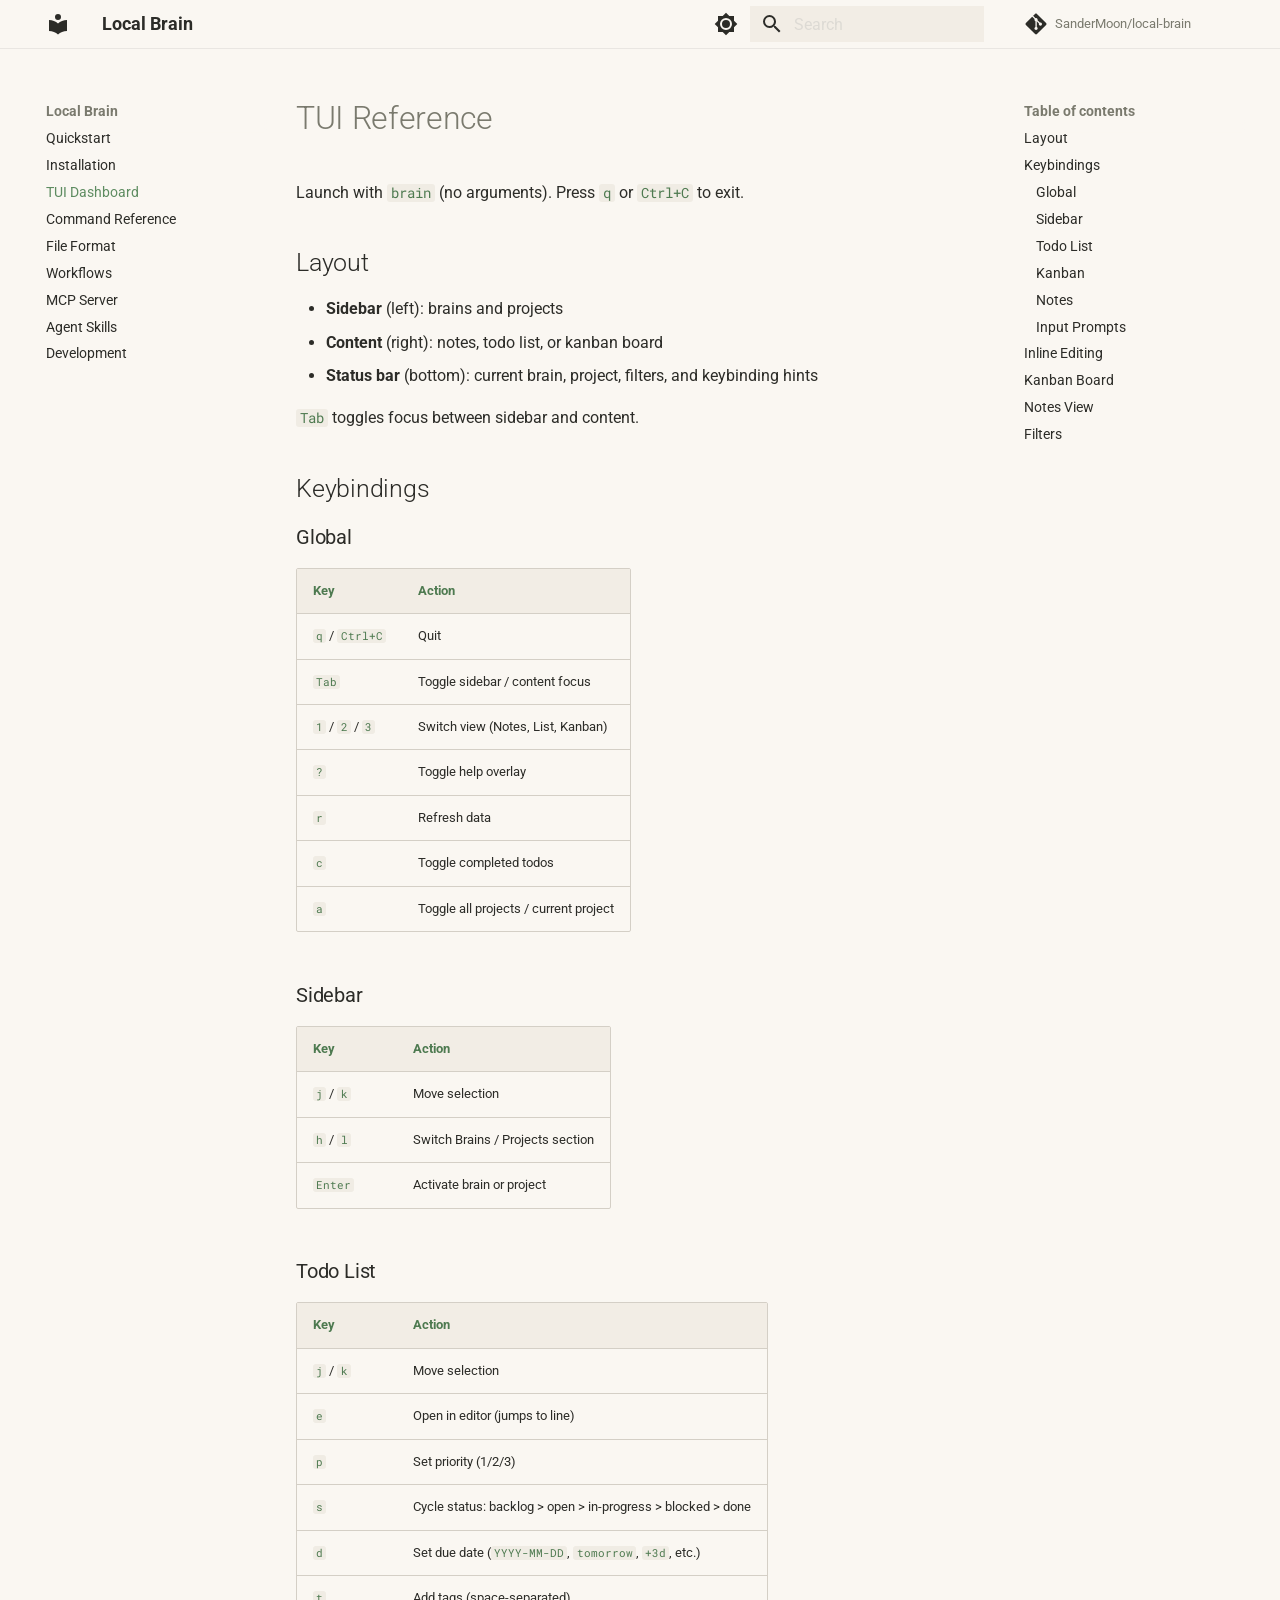
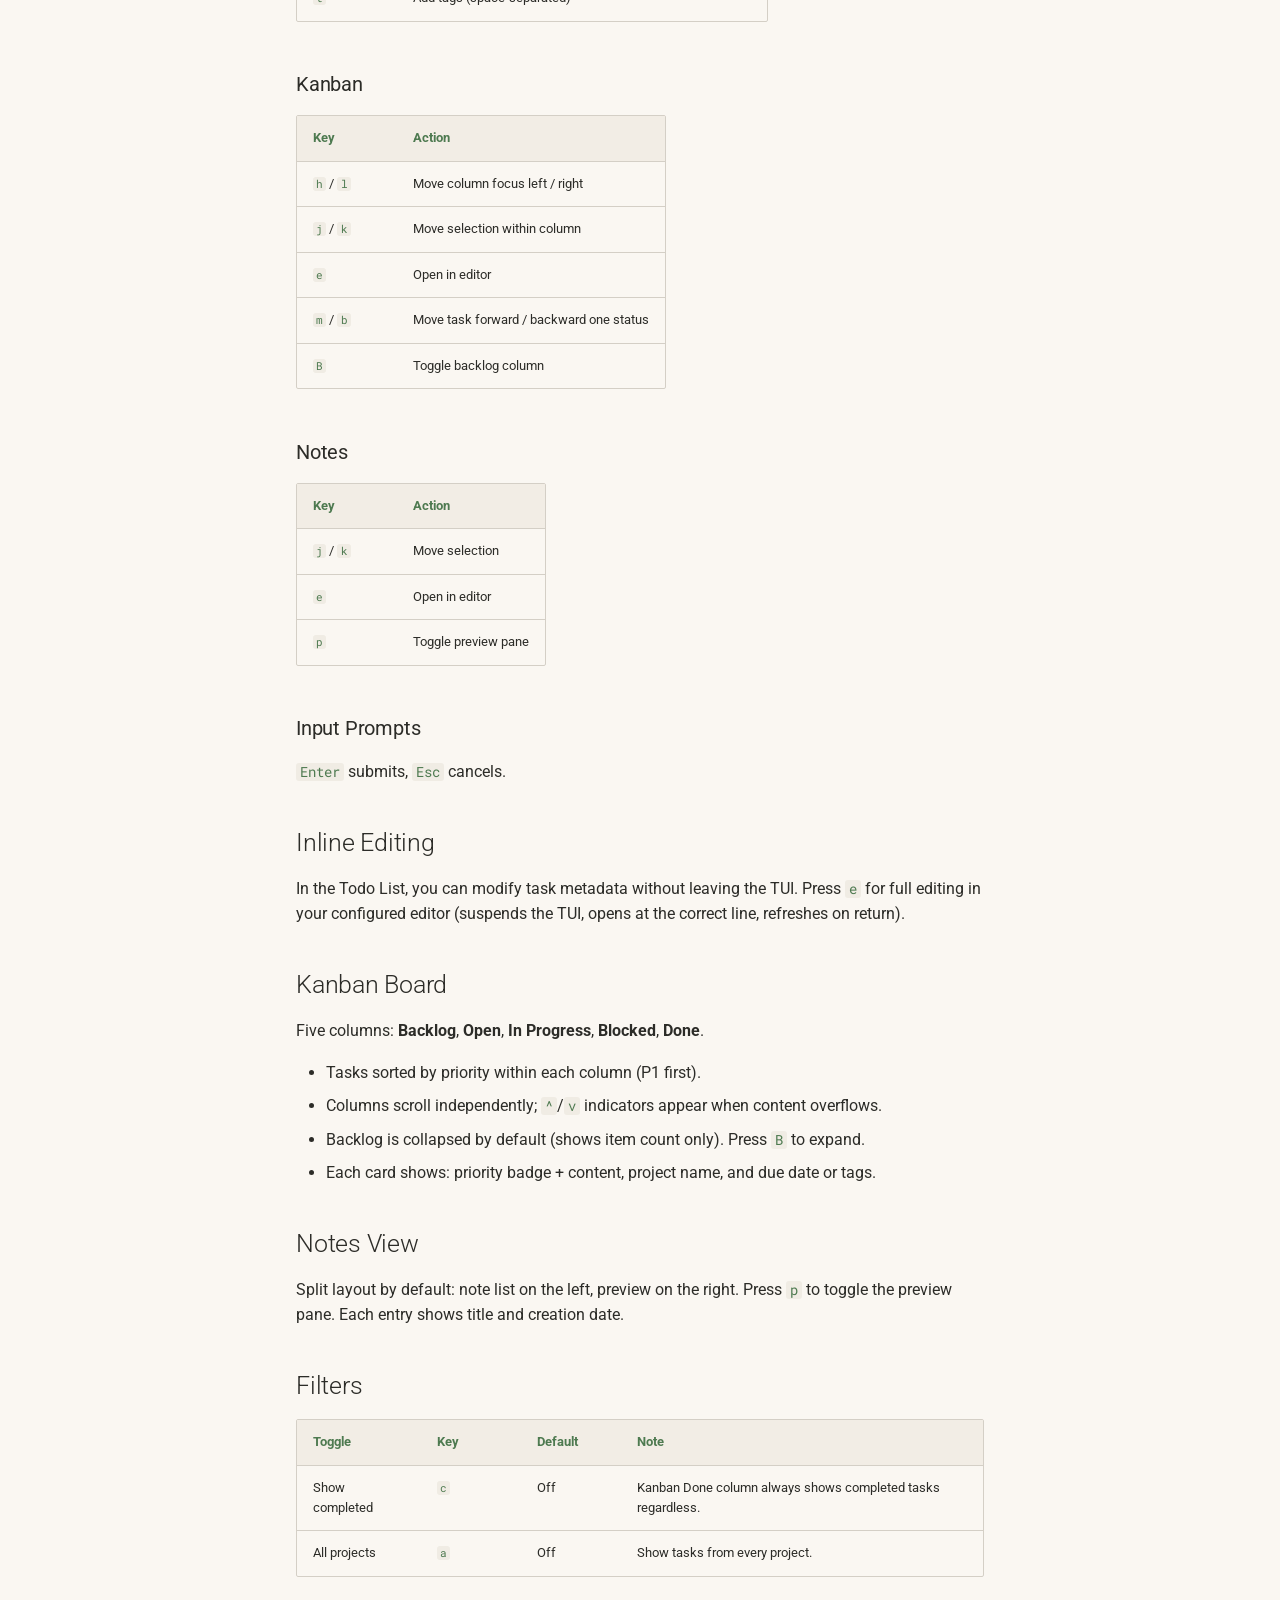
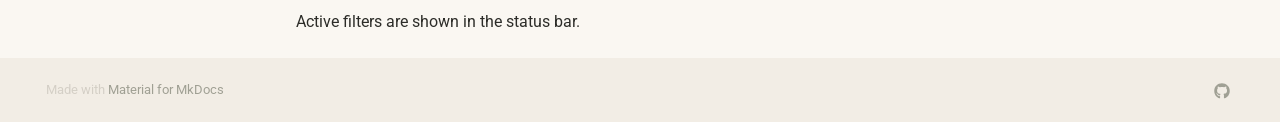
<file: tui/index.html>
<!doctype html>
<html lang="en" class="no-js">
  <head>
    
      <meta charset="utf-8">
      <meta name="viewport" content="width=device-width,initial-scale=1">
      
        <meta name="description" content="Plain markdown files. Full project management. Managed by AI, or by you.">
      
      
      
        <link rel="canonical" href="https://sandermoon.github.io/local-brain/tui/">
      
      
        <link rel="prev" href="../installation/">
      
      
        <link rel="next" href="../commands/">
      
      
        
      
      
      <link rel="icon" href="../assets/images/favicon.png">
      <meta name="generator" content="mkdocs-1.6.1, mkdocs-material-9.7.6">
    
    
      
        <title>TUI Dashboard - Local Brain</title>
      
    
    
      <link rel="stylesheet" href="../assets/stylesheets/main.484c7ddc.min.css">
      
        
        <link rel="stylesheet" href="../assets/stylesheets/palette.ab4e12ef.min.css">
      
      


    
    
      
    
    
      
        
        
        <link rel="preconnect" href="https://fonts.gstatic.com" crossorigin>
        <link rel="stylesheet" href="https://fonts.googleapis.com/css?family=Roboto:300,300i,400,400i,700,700i%7CRoboto+Mono:400,400i,700,700i&display=fallback">
        <style>:root{--md-text-font:"Roboto";--md-code-font:"Roboto Mono"}</style>
      
    
    
      <link rel="stylesheet" href="../stylesheets/terminal-sage.css">
    
    <script>__md_scope=new URL("..",location),__md_hash=e=>[...e].reduce(((e,_)=>(e<<5)-e+_.charCodeAt(0)),0),__md_get=(e,_=localStorage,t=__md_scope)=>JSON.parse(_.getItem(t.pathname+"."+e)),__md_set=(e,_,t=localStorage,a=__md_scope)=>{try{t.setItem(a.pathname+"."+e,JSON.stringify(_))}catch(e){}}</script>
    
      

    
    
  </head>
  
  
    
    
      
    
    
    
    
    <body dir="ltr" data-md-color-scheme="default" data-md-color-primary="custom" data-md-color-accent="custom">
  
    
    <input class="md-toggle" data-md-toggle="drawer" type="checkbox" id="__drawer" autocomplete="off">
    <input class="md-toggle" data-md-toggle="search" type="checkbox" id="__search" autocomplete="off">
    <label class="md-overlay" for="__drawer"></label>
    <div data-md-component="skip">
      
        
        <a href="#tui-reference" class="md-skip">
          Skip to content
        </a>
      
    </div>
    <div data-md-component="announce">
      
    </div>
    
    
      

  

<header class="md-header md-header--shadow" data-md-component="header">
  <nav class="md-header__inner md-grid" aria-label="Header">
    <a href=".." title="Local Brain" class="md-header__button md-logo" aria-label="Local Brain" data-md-component="logo">
      
  
  <svg xmlns="http://www.w3.org/2000/svg" viewBox="0 0 24 24"><path d="M12 8a3 3 0 0 0 3-3 3 3 0 0 0-3-3 3 3 0 0 0-3 3 3 3 0 0 0 3 3m0 3.54C9.64 9.35 6.5 8 3 8v11c3.5 0 6.64 1.35 9 3.54 2.36-2.19 5.5-3.54 9-3.54V8c-3.5 0-6.64 1.35-9 3.54"/></svg>

    </a>
    <label class="md-header__button md-icon" for="__drawer">
      
      <svg xmlns="http://www.w3.org/2000/svg" viewBox="0 0 24 24"><path d="M3 6h18v2H3zm0 5h18v2H3zm0 5h18v2H3z"/></svg>
    </label>
    <div class="md-header__title" data-md-component="header-title">
      <div class="md-header__ellipsis">
        <div class="md-header__topic">
          <span class="md-ellipsis">
            Local Brain
          </span>
        </div>
        <div class="md-header__topic" data-md-component="header-topic">
          <span class="md-ellipsis">
            
              TUI Dashboard
            
          </span>
        </div>
      </div>
    </div>
    
      
        <form class="md-header__option" data-md-component="palette">
  
    
    
    
    <input class="md-option" data-md-color-media="(prefers-color-scheme: light)" data-md-color-scheme="default" data-md-color-primary="custom" data-md-color-accent="custom"  aria-label="Switch to dark mode"  type="radio" name="__palette" id="__palette_0">
    
      <label class="md-header__button md-icon" title="Switch to dark mode" for="__palette_1" hidden>
        <svg xmlns="http://www.w3.org/2000/svg" viewBox="0 0 24 24"><path d="M12 8a4 4 0 0 0-4 4 4 4 0 0 0 4 4 4 4 0 0 0 4-4 4 4 0 0 0-4-4m0 10a6 6 0 0 1-6-6 6 6 0 0 1 6-6 6 6 0 0 1 6 6 6 6 0 0 1-6 6m8-9.31V4h-4.69L12 .69 8.69 4H4v4.69L.69 12 4 15.31V20h4.69L12 23.31 15.31 20H20v-4.69L23.31 12z"/></svg>
      </label>
    
  
    
    
    
    <input class="md-option" data-md-color-media="(prefers-color-scheme: dark)" data-md-color-scheme="slate" data-md-color-primary="custom" data-md-color-accent="custom"  aria-label="Switch to light mode"  type="radio" name="__palette" id="__palette_1">
    
      <label class="md-header__button md-icon" title="Switch to light mode" for="__palette_0" hidden>
        <svg xmlns="http://www.w3.org/2000/svg" viewBox="0 0 24 24"><path d="M12 18c-.89 0-1.74-.2-2.5-.55C11.56 16.5 13 14.42 13 12s-1.44-4.5-3.5-5.45C10.26 6.2 11.11 6 12 6a6 6 0 0 1 6 6 6 6 0 0 1-6 6m8-9.31V4h-4.69L12 .69 8.69 4H4v4.69L.69 12 4 15.31V20h4.69L12 23.31 15.31 20H20v-4.69L23.31 12z"/></svg>
      </label>
    
  
</form>
      
    
    
      <script>var palette=__md_get("__palette");if(palette&&palette.color){if("(prefers-color-scheme)"===palette.color.media){var media=matchMedia("(prefers-color-scheme: light)"),input=document.querySelector(media.matches?"[data-md-color-media='(prefers-color-scheme: light)']":"[data-md-color-media='(prefers-color-scheme: dark)']");palette.color.media=input.getAttribute("data-md-color-media"),palette.color.scheme=input.getAttribute("data-md-color-scheme"),palette.color.primary=input.getAttribute("data-md-color-primary"),palette.color.accent=input.getAttribute("data-md-color-accent")}for(var[key,value]of Object.entries(palette.color))document.body.setAttribute("data-md-color-"+key,value)}</script>
    
    
    
      
      
        <label class="md-header__button md-icon" for="__search">
          
          <svg xmlns="http://www.w3.org/2000/svg" viewBox="0 0 24 24"><path d="M9.5 3A6.5 6.5 0 0 1 16 9.5c0 1.61-.59 3.09-1.56 4.23l.27.27h.79l5 5-1.5 1.5-5-5v-.79l-.27-.27A6.52 6.52 0 0 1 9.5 16 6.5 6.5 0 0 1 3 9.5 6.5 6.5 0 0 1 9.5 3m0 2C7 5 5 7 5 9.5S7 14 9.5 14 14 12 14 9.5 12 5 9.5 5"/></svg>
        </label>
        <div class="md-search" data-md-component="search" role="dialog">
  <label class="md-search__overlay" for="__search"></label>
  <div class="md-search__inner" role="search">
    <form class="md-search__form" name="search">
      <input type="text" class="md-search__input" name="query" aria-label="Search" placeholder="Search" autocapitalize="off" autocorrect="off" autocomplete="off" spellcheck="false" data-md-component="search-query" required>
      <label class="md-search__icon md-icon" for="__search">
        
        <svg xmlns="http://www.w3.org/2000/svg" viewBox="0 0 24 24"><path d="M9.5 3A6.5 6.5 0 0 1 16 9.5c0 1.61-.59 3.09-1.56 4.23l.27.27h.79l5 5-1.5 1.5-5-5v-.79l-.27-.27A6.52 6.52 0 0 1 9.5 16 6.5 6.5 0 0 1 3 9.5 6.5 6.5 0 0 1 9.5 3m0 2C7 5 5 7 5 9.5S7 14 9.5 14 14 12 14 9.5 12 5 9.5 5"/></svg>
        
        <svg xmlns="http://www.w3.org/2000/svg" viewBox="0 0 24 24"><path d="M20 11v2H8l5.5 5.5-1.42 1.42L4.16 12l7.92-7.92L13.5 5.5 8 11z"/></svg>
      </label>
      <nav class="md-search__options" aria-label="Search">
        
        <button type="reset" class="md-search__icon md-icon" title="Clear" aria-label="Clear" tabindex="-1">
          
          <svg xmlns="http://www.w3.org/2000/svg" viewBox="0 0 24 24"><path d="M19 6.41 17.59 5 12 10.59 6.41 5 5 6.41 10.59 12 5 17.59 6.41 19 12 13.41 17.59 19 19 17.59 13.41 12z"/></svg>
        </button>
      </nav>
      
        <div class="md-search__suggest" data-md-component="search-suggest"></div>
      
    </form>
    <div class="md-search__output">
      <div class="md-search__scrollwrap" tabindex="0" data-md-scrollfix>
        <div class="md-search-result" data-md-component="search-result">
          <div class="md-search-result__meta">
            Initializing search
          </div>
          <ol class="md-search-result__list" role="presentation"></ol>
        </div>
      </div>
    </div>
  </div>
</div>
      
    
    
      <div class="md-header__source">
        <a href="https://github.com/SanderMoon/local-brain" title="Go to repository" class="md-source" data-md-component="source">
  <div class="md-source__icon md-icon">
    
    <svg xmlns="http://www.w3.org/2000/svg" viewBox="0 0 448 512"><!--! Font Awesome Free 7.1.0 by @fontawesome - https://fontawesome.com License - https://fontawesome.com/license/free (Icons: CC BY 4.0, Fonts: SIL OFL 1.1, Code: MIT License) Copyright 2025 Fonticons, Inc.--><path d="M439.6 236.1 244 40.5c-5.4-5.5-12.8-8.5-20.4-8.5s-15 3-20.4 8.4L162.5 81l51.5 51.5c27.1-9.1 52.7 16.8 43.4 43.7l49.7 49.7c34.2-11.8 61.2 31 35.5 56.7-26.5 26.5-70.2-2.9-56-37.3L240.3 199v121.9c25.3 12.5 22.3 41.8 9.1 55-6.4 6.4-15.2 10.1-24.3 10.1s-17.8-3.6-24.3-10.1c-17.6-17.6-11.1-46.9 11.2-56v-123c-20.8-8.5-24.6-30.7-18.6-45L142.6 101 8.5 235.1C3 240.6 0 247.9 0 255.5s3 15 8.5 20.4l195.6 195.7c5.4 5.4 12.7 8.4 20.4 8.4s15-3 20.4-8.4l194.7-194.7c5.4-5.4 8.4-12.8 8.4-20.4s-3-15-8.4-20.4"/></svg>
  </div>
  <div class="md-source__repository">
    SanderMoon/local-brain
  </div>
</a>
      </div>
    
  </nav>
  
</header>
    
    <div class="md-container" data-md-component="container">
      
      
        
          
        
      
      <main class="md-main" data-md-component="main">
        <div class="md-main__inner md-grid">
          
            
              
              <div class="md-sidebar md-sidebar--primary" data-md-component="sidebar" data-md-type="navigation" >
                <div class="md-sidebar__scrollwrap">
                  <div class="md-sidebar__inner">
                    



<nav class="md-nav md-nav--primary" aria-label="Navigation" data-md-level="0">
  <label class="md-nav__title" for="__drawer">
    <a href=".." title="Local Brain" class="md-nav__button md-logo" aria-label="Local Brain" data-md-component="logo">
      
  
  <svg xmlns="http://www.w3.org/2000/svg" viewBox="0 0 24 24"><path d="M12 8a3 3 0 0 0 3-3 3 3 0 0 0-3-3 3 3 0 0 0-3 3 3 3 0 0 0 3 3m0 3.54C9.64 9.35 6.5 8 3 8v11c3.5 0 6.64 1.35 9 3.54 2.36-2.19 5.5-3.54 9-3.54V8c-3.5 0-6.64 1.35-9 3.54"/></svg>

    </a>
    Local Brain
  </label>
  
    <div class="md-nav__source">
      <a href="https://github.com/SanderMoon/local-brain" title="Go to repository" class="md-source" data-md-component="source">
  <div class="md-source__icon md-icon">
    
    <svg xmlns="http://www.w3.org/2000/svg" viewBox="0 0 448 512"><!--! Font Awesome Free 7.1.0 by @fontawesome - https://fontawesome.com License - https://fontawesome.com/license/free (Icons: CC BY 4.0, Fonts: SIL OFL 1.1, Code: MIT License) Copyright 2025 Fonticons, Inc.--><path d="M439.6 236.1 244 40.5c-5.4-5.5-12.8-8.5-20.4-8.5s-15 3-20.4 8.4L162.5 81l51.5 51.5c27.1-9.1 52.7 16.8 43.4 43.7l49.7 49.7c34.2-11.8 61.2 31 35.5 56.7-26.5 26.5-70.2-2.9-56-37.3L240.3 199v121.9c25.3 12.5 22.3 41.8 9.1 55-6.4 6.4-15.2 10.1-24.3 10.1s-17.8-3.6-24.3-10.1c-17.6-17.6-11.1-46.9 11.2-56v-123c-20.8-8.5-24.6-30.7-18.6-45L142.6 101 8.5 235.1C3 240.6 0 247.9 0 255.5s3 15 8.5 20.4l195.6 195.7c5.4 5.4 12.7 8.4 20.4 8.4s15-3 20.4-8.4l194.7-194.7c5.4-5.4 8.4-12.8 8.4-20.4s-3-15-8.4-20.4"/></svg>
  </div>
  <div class="md-source__repository">
    SanderMoon/local-brain
  </div>
</a>
    </div>
  
  <ul class="md-nav__list" data-md-scrollfix>
    
      
      
  
  
  
  
    <li class="md-nav__item">
      <a href=".." class="md-nav__link">
        
  
  
  <span class="md-ellipsis">
    
  
    Quickstart
  

    
  </span>
  
  

      </a>
    </li>
  

    
      
      
  
  
  
  
    <li class="md-nav__item">
      <a href="../installation/" class="md-nav__link">
        
  
  
  <span class="md-ellipsis">
    
  
    Installation
  

    
  </span>
  
  

      </a>
    </li>
  

    
      
      
  
  
    
  
  
  
    <li class="md-nav__item md-nav__item--active">
      
      <input class="md-nav__toggle md-toggle" type="checkbox" id="__toc">
      
      
        
      
      
        <label class="md-nav__link md-nav__link--active" for="__toc">
          
  
  
  <span class="md-ellipsis">
    
  
    TUI Dashboard
  

    
  </span>
  
  

          <span class="md-nav__icon md-icon"></span>
        </label>
      
      <a href="./" class="md-nav__link md-nav__link--active">
        
  
  
  <span class="md-ellipsis">
    
  
    TUI Dashboard
  

    
  </span>
  
  

      </a>
      
        

<nav class="md-nav md-nav--secondary" aria-label="Table of contents">
  
  
  
    
  
  
    <label class="md-nav__title" for="__toc">
      <span class="md-nav__icon md-icon"></span>
      Table of contents
    </label>
    <ul class="md-nav__list" data-md-component="toc" data-md-scrollfix>
      
        <li class="md-nav__item">
  <a href="#layout" class="md-nav__link">
    <span class="md-ellipsis">
      
        Layout
      
    </span>
  </a>
  
</li>
      
        <li class="md-nav__item">
  <a href="#keybindings" class="md-nav__link">
    <span class="md-ellipsis">
      
        Keybindings
      
    </span>
  </a>
  
    <nav class="md-nav" aria-label="Keybindings">
      <ul class="md-nav__list">
        
          <li class="md-nav__item">
  <a href="#global" class="md-nav__link">
    <span class="md-ellipsis">
      
        Global
      
    </span>
  </a>
  
</li>
        
          <li class="md-nav__item">
  <a href="#sidebar" class="md-nav__link">
    <span class="md-ellipsis">
      
        Sidebar
      
    </span>
  </a>
  
</li>
        
          <li class="md-nav__item">
  <a href="#todo-list" class="md-nav__link">
    <span class="md-ellipsis">
      
        Todo List
      
    </span>
  </a>
  
</li>
        
          <li class="md-nav__item">
  <a href="#kanban" class="md-nav__link">
    <span class="md-ellipsis">
      
        Kanban
      
    </span>
  </a>
  
</li>
        
          <li class="md-nav__item">
  <a href="#notes" class="md-nav__link">
    <span class="md-ellipsis">
      
        Notes
      
    </span>
  </a>
  
</li>
        
          <li class="md-nav__item">
  <a href="#input-prompts" class="md-nav__link">
    <span class="md-ellipsis">
      
        Input Prompts
      
    </span>
  </a>
  
</li>
        
      </ul>
    </nav>
  
</li>
      
        <li class="md-nav__item">
  <a href="#inline-editing" class="md-nav__link">
    <span class="md-ellipsis">
      
        Inline Editing
      
    </span>
  </a>
  
</li>
      
        <li class="md-nav__item">
  <a href="#kanban-board" class="md-nav__link">
    <span class="md-ellipsis">
      
        Kanban Board
      
    </span>
  </a>
  
</li>
      
        <li class="md-nav__item">
  <a href="#notes-view" class="md-nav__link">
    <span class="md-ellipsis">
      
        Notes View
      
    </span>
  </a>
  
</li>
      
        <li class="md-nav__item">
  <a href="#filters" class="md-nav__link">
    <span class="md-ellipsis">
      
        Filters
      
    </span>
  </a>
  
</li>
      
    </ul>
  
</nav>
      
    </li>
  

    
      
      
  
  
  
  
    <li class="md-nav__item">
      <a href="../commands/" class="md-nav__link">
        
  
  
  <span class="md-ellipsis">
    
  
    Command Reference
  

    
  </span>
  
  

      </a>
    </li>
  

    
      
      
  
  
  
  
    <li class="md-nav__item">
      <a href="../file-format/" class="md-nav__link">
        
  
  
  <span class="md-ellipsis">
    
  
    File Format
  

    
  </span>
  
  

      </a>
    </li>
  

    
      
      
  
  
  
  
    <li class="md-nav__item">
      <a href="../workflows/" class="md-nav__link">
        
  
  
  <span class="md-ellipsis">
    
  
    Workflows
  

    
  </span>
  
  

      </a>
    </li>
  

    
      
      
  
  
  
  
    <li class="md-nav__item">
      <a href="../mcp-server/" class="md-nav__link">
        
  
  
  <span class="md-ellipsis">
    
  
    MCP Server
  

    
  </span>
  
  

      </a>
    </li>
  

    
      
      
  
  
  
  
    <li class="md-nav__item">
      <a href="../skills/" class="md-nav__link">
        
  
  
  <span class="md-ellipsis">
    
  
    Agent Skills
  

    
  </span>
  
  

      </a>
    </li>
  

    
      
      
  
  
  
  
    <li class="md-nav__item">
      <a href="../development/" class="md-nav__link">
        
  
  
  <span class="md-ellipsis">
    
  
    Development
  

    
  </span>
  
  

      </a>
    </li>
  

    
  </ul>
</nav>
                  </div>
                </div>
              </div>
            
            
              
              <div class="md-sidebar md-sidebar--secondary" data-md-component="sidebar" data-md-type="toc" >
                <div class="md-sidebar__scrollwrap">
                  <div class="md-sidebar__inner">
                    

<nav class="md-nav md-nav--secondary" aria-label="Table of contents">
  
  
  
    
  
  
    <label class="md-nav__title" for="__toc">
      <span class="md-nav__icon md-icon"></span>
      Table of contents
    </label>
    <ul class="md-nav__list" data-md-component="toc" data-md-scrollfix>
      
        <li class="md-nav__item">
  <a href="#layout" class="md-nav__link">
    <span class="md-ellipsis">
      
        Layout
      
    </span>
  </a>
  
</li>
      
        <li class="md-nav__item">
  <a href="#keybindings" class="md-nav__link">
    <span class="md-ellipsis">
      
        Keybindings
      
    </span>
  </a>
  
    <nav class="md-nav" aria-label="Keybindings">
      <ul class="md-nav__list">
        
          <li class="md-nav__item">
  <a href="#global" class="md-nav__link">
    <span class="md-ellipsis">
      
        Global
      
    </span>
  </a>
  
</li>
        
          <li class="md-nav__item">
  <a href="#sidebar" class="md-nav__link">
    <span class="md-ellipsis">
      
        Sidebar
      
    </span>
  </a>
  
</li>
        
          <li class="md-nav__item">
  <a href="#todo-list" class="md-nav__link">
    <span class="md-ellipsis">
      
        Todo List
      
    </span>
  </a>
  
</li>
        
          <li class="md-nav__item">
  <a href="#kanban" class="md-nav__link">
    <span class="md-ellipsis">
      
        Kanban
      
    </span>
  </a>
  
</li>
        
          <li class="md-nav__item">
  <a href="#notes" class="md-nav__link">
    <span class="md-ellipsis">
      
        Notes
      
    </span>
  </a>
  
</li>
        
          <li class="md-nav__item">
  <a href="#input-prompts" class="md-nav__link">
    <span class="md-ellipsis">
      
        Input Prompts
      
    </span>
  </a>
  
</li>
        
      </ul>
    </nav>
  
</li>
      
        <li class="md-nav__item">
  <a href="#inline-editing" class="md-nav__link">
    <span class="md-ellipsis">
      
        Inline Editing
      
    </span>
  </a>
  
</li>
      
        <li class="md-nav__item">
  <a href="#kanban-board" class="md-nav__link">
    <span class="md-ellipsis">
      
        Kanban Board
      
    </span>
  </a>
  
</li>
      
        <li class="md-nav__item">
  <a href="#notes-view" class="md-nav__link">
    <span class="md-ellipsis">
      
        Notes View
      
    </span>
  </a>
  
</li>
      
        <li class="md-nav__item">
  <a href="#filters" class="md-nav__link">
    <span class="md-ellipsis">
      
        Filters
      
    </span>
  </a>
  
</li>
      
    </ul>
  
</nav>
                  </div>
                </div>
              </div>
            
          
          
            <div class="md-content" data-md-component="content">
              
              <article class="md-content__inner md-typeset">
                
                  


  
  


<h1 id="tui-reference">TUI Reference</h1>
<p>Launch with <code>brain</code> (no arguments). Press <code>q</code> or <code>Ctrl+C</code> to exit.</p>
<h2 id="layout">Layout</h2>
<ul>
<li><strong>Sidebar</strong> (left): brains and projects</li>
<li><strong>Content</strong> (right): notes, todo list, or kanban board</li>
<li><strong>Status bar</strong> (bottom): current brain, project, filters, and keybinding hints</li>
</ul>
<p><code>Tab</code> toggles focus between sidebar and content.</p>
<h2 id="keybindings">Keybindings</h2>
<h3 id="global">Global</h3>
<table>
<thead>
<tr>
<th>Key</th>
<th>Action</th>
</tr>
</thead>
<tbody>
<tr>
<td><code>q</code> / <code>Ctrl+C</code></td>
<td>Quit</td>
</tr>
<tr>
<td><code>Tab</code></td>
<td>Toggle sidebar / content focus</td>
</tr>
<tr>
<td><code>1</code> / <code>2</code> / <code>3</code></td>
<td>Switch view (Notes, List, Kanban)</td>
</tr>
<tr>
<td><code>?</code></td>
<td>Toggle help overlay</td>
</tr>
<tr>
<td><code>r</code></td>
<td>Refresh data</td>
</tr>
<tr>
<td><code>c</code></td>
<td>Toggle completed todos</td>
</tr>
<tr>
<td><code>a</code></td>
<td>Toggle all projects / current project</td>
</tr>
</tbody>
</table>
<h3 id="sidebar">Sidebar</h3>
<table>
<thead>
<tr>
<th>Key</th>
<th>Action</th>
</tr>
</thead>
<tbody>
<tr>
<td><code>j</code> / <code>k</code></td>
<td>Move selection</td>
</tr>
<tr>
<td><code>h</code> / <code>l</code></td>
<td>Switch Brains / Projects section</td>
</tr>
<tr>
<td><code>Enter</code></td>
<td>Activate brain or project</td>
</tr>
</tbody>
</table>
<h3 id="todo-list">Todo List</h3>
<table>
<thead>
<tr>
<th>Key</th>
<th>Action</th>
</tr>
</thead>
<tbody>
<tr>
<td><code>j</code> / <code>k</code></td>
<td>Move selection</td>
</tr>
<tr>
<td><code>e</code></td>
<td>Open in editor (jumps to line)</td>
</tr>
<tr>
<td><code>p</code></td>
<td>Set priority (1/2/3)</td>
</tr>
<tr>
<td><code>s</code></td>
<td>Cycle status: backlog &gt; open &gt; in-progress &gt; blocked &gt; done</td>
</tr>
<tr>
<td><code>d</code></td>
<td>Set due date (<code>YYYY-MM-DD</code>, <code>tomorrow</code>, <code>+3d</code>, etc.)</td>
</tr>
<tr>
<td><code>t</code></td>
<td>Add tags (space-separated)</td>
</tr>
</tbody>
</table>
<h3 id="kanban">Kanban</h3>
<table>
<thead>
<tr>
<th>Key</th>
<th>Action</th>
</tr>
</thead>
<tbody>
<tr>
<td><code>h</code> / <code>l</code></td>
<td>Move column focus left / right</td>
</tr>
<tr>
<td><code>j</code> / <code>k</code></td>
<td>Move selection within column</td>
</tr>
<tr>
<td><code>e</code></td>
<td>Open in editor</td>
</tr>
<tr>
<td><code>m</code> / <code>b</code></td>
<td>Move task forward / backward one status</td>
</tr>
<tr>
<td><code>B</code></td>
<td>Toggle backlog column</td>
</tr>
</tbody>
</table>
<h3 id="notes">Notes</h3>
<table>
<thead>
<tr>
<th>Key</th>
<th>Action</th>
</tr>
</thead>
<tbody>
<tr>
<td><code>j</code> / <code>k</code></td>
<td>Move selection</td>
</tr>
<tr>
<td><code>e</code></td>
<td>Open in editor</td>
</tr>
<tr>
<td><code>p</code></td>
<td>Toggle preview pane</td>
</tr>
</tbody>
</table>
<h3 id="input-prompts">Input Prompts</h3>
<p><code>Enter</code> submits, <code>Esc</code> cancels.</p>
<h2 id="inline-editing">Inline Editing</h2>
<p>In the Todo List, you can modify task metadata without leaving the TUI. Press <code>e</code> for full editing in your configured editor (suspends the TUI, opens at the correct line, refreshes on return).</p>
<h2 id="kanban-board">Kanban Board</h2>
<p>Five columns: <strong>Backlog</strong>, <strong>Open</strong>, <strong>In Progress</strong>, <strong>Blocked</strong>, <strong>Done</strong>.</p>
<ul>
<li>Tasks sorted by priority within each column (P1 first).</li>
<li>Columns scroll independently; <code>^</code>/<code>v</code> indicators appear when content overflows.</li>
<li>Backlog is collapsed by default (shows item count only). Press <code>B</code> to expand.</li>
<li>Each card shows: priority badge + content, project name, and due date or tags.</li>
</ul>
<h2 id="notes-view">Notes View</h2>
<p>Split layout by default: note list on the left, preview on the right. Press <code>p</code> to toggle the preview pane. Each entry shows title and creation date.</p>
<h2 id="filters">Filters</h2>
<table>
<thead>
<tr>
<th>Toggle</th>
<th>Key</th>
<th>Default</th>
<th>Note</th>
</tr>
</thead>
<tbody>
<tr>
<td>Show completed</td>
<td><code>c</code></td>
<td>Off</td>
<td>Kanban Done column always shows completed tasks regardless.</td>
</tr>
<tr>
<td>All projects</td>
<td><code>a</code></td>
<td>Off</td>
<td>Show tasks from every project.</td>
</tr>
</tbody>
</table>
<p>Active filters are shown in the status bar.</p>












                
              </article>
            </div>
          
          
<script>var target=document.getElementById(location.hash.slice(1));target&&target.name&&(target.checked=target.name.startsWith("__tabbed_"))</script>
        </div>
        
          <button type="button" class="md-top md-icon" data-md-component="top" hidden>
  
  <svg xmlns="http://www.w3.org/2000/svg" viewBox="0 0 24 24"><path d="M13 20h-2V8l-5.5 5.5-1.42-1.42L12 4.16l7.92 7.92-1.42 1.42L13 8z"/></svg>
  Back to top
</button>
        
      </main>
      
        <footer class="md-footer">
  
  <div class="md-footer-meta md-typeset">
    <div class="md-footer-meta__inner md-grid">
      <div class="md-copyright">
  
  
    Made with
    <a href="https://squidfunk.github.io/mkdocs-material/" target="_blank" rel="noopener">
      Material for MkDocs
    </a>
  
</div>
      
        
<div class="md-social">
  
    
    
    
    
      
      
    
    <a href="https://github.com/SanderMoon/local-brain" target="_blank" rel="noopener" title="github.com" class="md-social__link">
      <svg xmlns="http://www.w3.org/2000/svg" viewBox="0 0 512 512"><!--! Font Awesome Free 7.1.0 by @fontawesome - https://fontawesome.com License - https://fontawesome.com/license/free (Icons: CC BY 4.0, Fonts: SIL OFL 1.1, Code: MIT License) Copyright 2025 Fonticons, Inc.--><path d="M173.9 397.4c0 2-2.3 3.6-5.2 3.6-3.3.3-5.6-1.3-5.6-3.6 0-2 2.3-3.6 5.2-3.6 3-.3 5.6 1.3 5.6 3.6m-31.1-4.5c-.7 2 1.3 4.3 4.3 4.9 2.6 1 5.6 0 6.2-2s-1.3-4.3-4.3-5.2c-2.6-.7-5.5.3-6.2 2.3m44.2-1.7c-2.9.7-4.9 2.6-4.6 4.9.3 2 2.9 3.3 5.9 2.6 2.9-.7 4.9-2.6 4.6-4.6-.3-1.9-3-3.2-5.9-2.9M252.8 8C114.1 8 8 113.3 8 252c0 110.9 69.8 205.8 169.5 239.2 12.8 2.3 17.3-5.6 17.3-12.1 0-6.2-.3-40.4-.3-61.4 0 0-70 15-84.7-29.8 0 0-11.4-29.1-27.8-36.6 0 0-22.9-15.7 1.6-15.4 0 0 24.9 2 38.6 25.8 21.9 38.6 58.6 27.5 72.9 20.9 2.3-16 8.8-27.1 16-33.7-55.9-6.2-112.3-14.3-112.3-110.5 0-27.5 7.6-41.3 23.6-58.9-2.6-6.5-11.1-33.3 2.6-67.9 20.9-6.5 69 27 69 27 20-5.6 41.5-8.5 62.8-8.5s42.8 2.9 62.8 8.5c0 0 48.1-33.6 69-27 13.7 34.7 5.2 61.4 2.6 67.9 16 17.7 25.8 31.5 25.8 58.9 0 96.5-58.9 104.2-114.8 110.5 9.2 7.9 17 22.9 17 46.4 0 33.7-.3 75.4-.3 83.6 0 6.5 4.6 14.4 17.3 12.1C436.2 457.8 504 362.9 504 252 504 113.3 391.5 8 252.8 8M105.2 352.9c-1.3 1-1 3.3.7 5.2 1.6 1.6 3.9 2.3 5.2 1 1.3-1 1-3.3-.7-5.2-1.6-1.6-3.9-2.3-5.2-1m-10.8-8.1c-.7 1.3.3 2.9 2.3 3.9 1.6 1 3.6.7 4.3-.7.7-1.3-.3-2.9-2.3-3.9-2-.6-3.6-.3-4.3.7m32.4 35.6c-1.6 1.3-1 4.3 1.3 6.2 2.3 2.3 5.2 2.6 6.5 1 1.3-1.3.7-4.3-1.3-6.2-2.2-2.3-5.2-2.6-6.5-1m-11.4-14.7c-1.6 1-1.6 3.6 0 5.9s4.3 3.3 5.6 2.3c1.6-1.3 1.6-3.9 0-6.2-1.4-2.3-4-3.3-5.6-2"/></svg>
    </a>
  
</div>
      
    </div>
  </div>
</footer>
      
    </div>
    <div class="md-dialog" data-md-component="dialog">
      <div class="md-dialog__inner md-typeset"></div>
    </div>
    
    
    
      
      
      <script id="__config" type="application/json">{"annotate": null, "base": "..", "features": ["navigation.instant", "navigation.tracking", "navigation.top", "navigation.sections", "search.suggest", "search.highlight", "content.code.copy", "content.code.annotate"], "search": "../assets/javascripts/workers/search.2c215733.min.js", "tags": null, "translations": {"clipboard.copied": "Copied to clipboard", "clipboard.copy": "Copy to clipboard", "search.result.more.one": "1 more on this page", "search.result.more.other": "# more on this page", "search.result.none": "No matching documents", "search.result.one": "1 matching document", "search.result.other": "# matching documents", "search.result.placeholder": "Type to start searching", "search.result.term.missing": "Missing", "select.version": "Select version"}, "version": null}</script>
    
    
      <script src="../assets/javascripts/bundle.79ae519e.min.js"></script>
      
    
  </body>
</html>
</file>
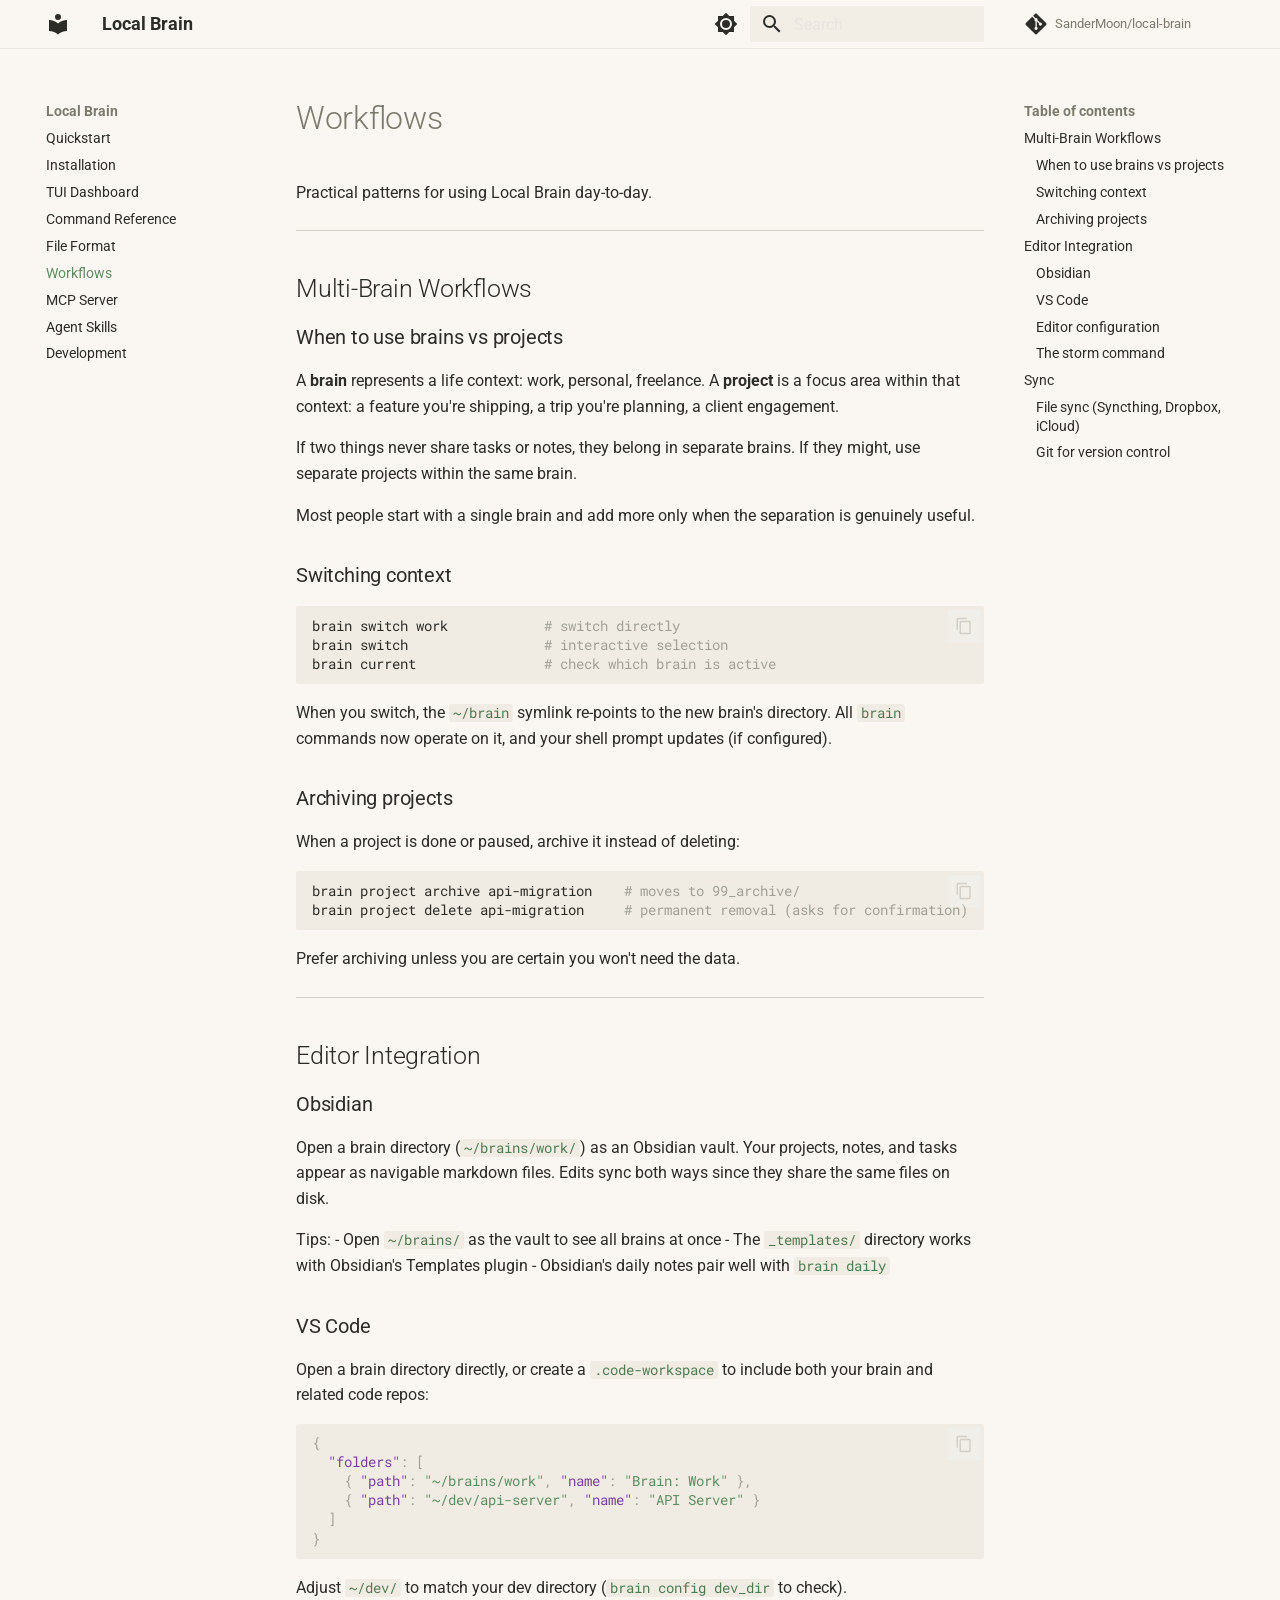
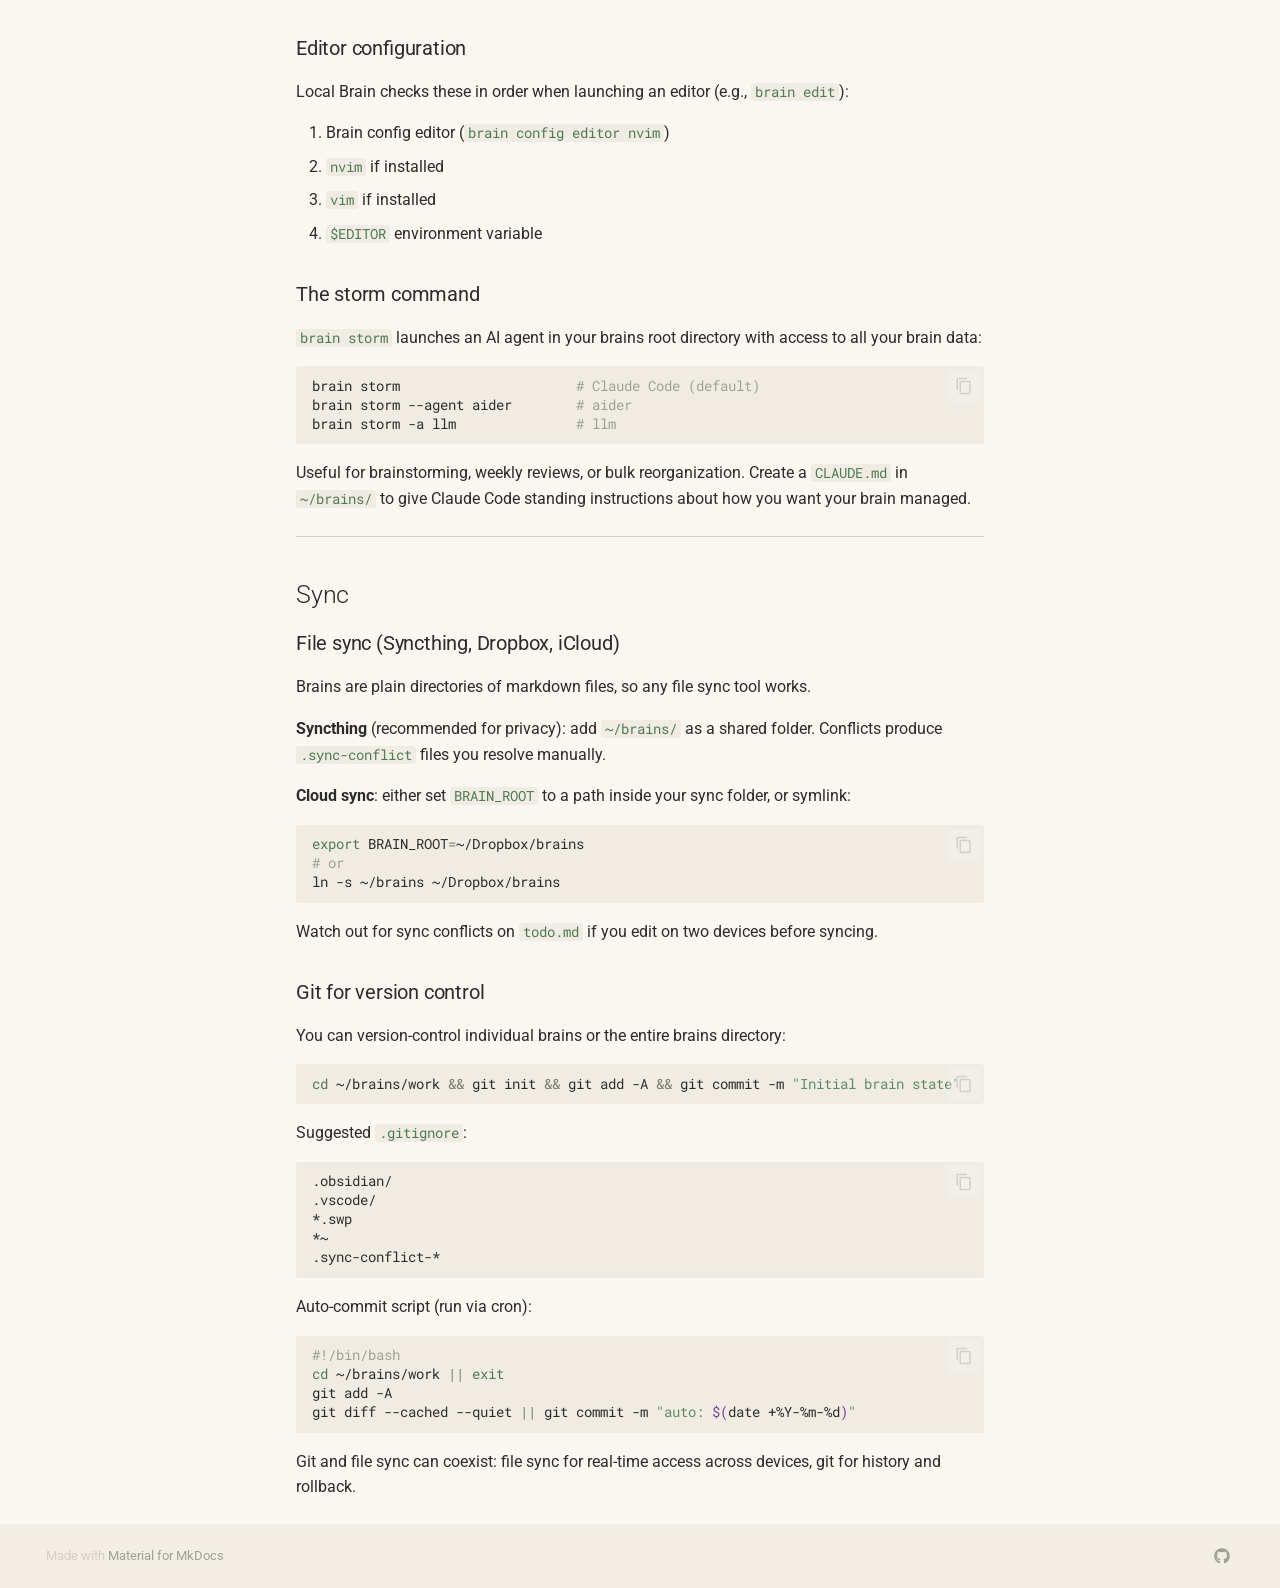
<file: workflows/index.html>
<!doctype html>
<html lang="en" class="no-js">
  <head>
    
      <meta charset="utf-8">
      <meta name="viewport" content="width=device-width,initial-scale=1">
      
        <meta name="description" content="Plain markdown files. Full project management. Managed by AI, or by you.">
      
      
      
        <link rel="canonical" href="https://sandermoon.github.io/local-brain/workflows/">
      
      
        <link rel="prev" href="../file-format/">
      
      
        <link rel="next" href="../mcp-server/">
      
      
        
      
      
      <link rel="icon" href="../assets/images/favicon.png">
      <meta name="generator" content="mkdocs-1.6.1, mkdocs-material-9.7.6">
    
    
      
        <title>Workflows - Local Brain</title>
      
    
    
      <link rel="stylesheet" href="../assets/stylesheets/main.484c7ddc.min.css">
      
        
        <link rel="stylesheet" href="../assets/stylesheets/palette.ab4e12ef.min.css">
      
      


    
    
      
    
    
      
        
        
        <link rel="preconnect" href="https://fonts.gstatic.com" crossorigin>
        <link rel="stylesheet" href="https://fonts.googleapis.com/css?family=Roboto:300,300i,400,400i,700,700i%7CRoboto+Mono:400,400i,700,700i&display=fallback">
        <style>:root{--md-text-font:"Roboto";--md-code-font:"Roboto Mono"}</style>
      
    
    
      <link rel="stylesheet" href="../stylesheets/terminal-sage.css">
    
    <script>__md_scope=new URL("..",location),__md_hash=e=>[...e].reduce(((e,_)=>(e<<5)-e+_.charCodeAt(0)),0),__md_get=(e,_=localStorage,t=__md_scope)=>JSON.parse(_.getItem(t.pathname+"."+e)),__md_set=(e,_,t=localStorage,a=__md_scope)=>{try{t.setItem(a.pathname+"."+e,JSON.stringify(_))}catch(e){}}</script>
    
      

    
    
  </head>
  
  
    
    
      
    
    
    
    
    <body dir="ltr" data-md-color-scheme="default" data-md-color-primary="custom" data-md-color-accent="custom">
  
    
    <input class="md-toggle" data-md-toggle="drawer" type="checkbox" id="__drawer" autocomplete="off">
    <input class="md-toggle" data-md-toggle="search" type="checkbox" id="__search" autocomplete="off">
    <label class="md-overlay" for="__drawer"></label>
    <div data-md-component="skip">
      
        
        <a href="#workflows" class="md-skip">
          Skip to content
        </a>
      
    </div>
    <div data-md-component="announce">
      
    </div>
    
    
      

  

<header class="md-header md-header--shadow" data-md-component="header">
  <nav class="md-header__inner md-grid" aria-label="Header">
    <a href=".." title="Local Brain" class="md-header__button md-logo" aria-label="Local Brain" data-md-component="logo">
      
  
  <svg xmlns="http://www.w3.org/2000/svg" viewBox="0 0 24 24"><path d="M12 8a3 3 0 0 0 3-3 3 3 0 0 0-3-3 3 3 0 0 0-3 3 3 3 0 0 0 3 3m0 3.54C9.64 9.35 6.5 8 3 8v11c3.5 0 6.64 1.35 9 3.54 2.36-2.19 5.5-3.54 9-3.54V8c-3.5 0-6.64 1.35-9 3.54"/></svg>

    </a>
    <label class="md-header__button md-icon" for="__drawer">
      
      <svg xmlns="http://www.w3.org/2000/svg" viewBox="0 0 24 24"><path d="M3 6h18v2H3zm0 5h18v2H3zm0 5h18v2H3z"/></svg>
    </label>
    <div class="md-header__title" data-md-component="header-title">
      <div class="md-header__ellipsis">
        <div class="md-header__topic">
          <span class="md-ellipsis">
            Local Brain
          </span>
        </div>
        <div class="md-header__topic" data-md-component="header-topic">
          <span class="md-ellipsis">
            
              Workflows
            
          </span>
        </div>
      </div>
    </div>
    
      
        <form class="md-header__option" data-md-component="palette">
  
    
    
    
    <input class="md-option" data-md-color-media="(prefers-color-scheme: light)" data-md-color-scheme="default" data-md-color-primary="custom" data-md-color-accent="custom"  aria-label="Switch to dark mode"  type="radio" name="__palette" id="__palette_0">
    
      <label class="md-header__button md-icon" title="Switch to dark mode" for="__palette_1" hidden>
        <svg xmlns="http://www.w3.org/2000/svg" viewBox="0 0 24 24"><path d="M12 8a4 4 0 0 0-4 4 4 4 0 0 0 4 4 4 4 0 0 0 4-4 4 4 0 0 0-4-4m0 10a6 6 0 0 1-6-6 6 6 0 0 1 6-6 6 6 0 0 1 6 6 6 6 0 0 1-6 6m8-9.31V4h-4.69L12 .69 8.69 4H4v4.69L.69 12 4 15.31V20h4.69L12 23.31 15.31 20H20v-4.69L23.31 12z"/></svg>
      </label>
    
  
    
    
    
    <input class="md-option" data-md-color-media="(prefers-color-scheme: dark)" data-md-color-scheme="slate" data-md-color-primary="custom" data-md-color-accent="custom"  aria-label="Switch to light mode"  type="radio" name="__palette" id="__palette_1">
    
      <label class="md-header__button md-icon" title="Switch to light mode" for="__palette_0" hidden>
        <svg xmlns="http://www.w3.org/2000/svg" viewBox="0 0 24 24"><path d="M12 18c-.89 0-1.74-.2-2.5-.55C11.56 16.5 13 14.42 13 12s-1.44-4.5-3.5-5.45C10.26 6.2 11.11 6 12 6a6 6 0 0 1 6 6 6 6 0 0 1-6 6m8-9.31V4h-4.69L12 .69 8.69 4H4v4.69L.69 12 4 15.31V20h4.69L12 23.31 15.31 20H20v-4.69L23.31 12z"/></svg>
      </label>
    
  
</form>
      
    
    
      <script>var palette=__md_get("__palette");if(palette&&palette.color){if("(prefers-color-scheme)"===palette.color.media){var media=matchMedia("(prefers-color-scheme: light)"),input=document.querySelector(media.matches?"[data-md-color-media='(prefers-color-scheme: light)']":"[data-md-color-media='(prefers-color-scheme: dark)']");palette.color.media=input.getAttribute("data-md-color-media"),palette.color.scheme=input.getAttribute("data-md-color-scheme"),palette.color.primary=input.getAttribute("data-md-color-primary"),palette.color.accent=input.getAttribute("data-md-color-accent")}for(var[key,value]of Object.entries(palette.color))document.body.setAttribute("data-md-color-"+key,value)}</script>
    
    
    
      
      
        <label class="md-header__button md-icon" for="__search">
          
          <svg xmlns="http://www.w3.org/2000/svg" viewBox="0 0 24 24"><path d="M9.5 3A6.5 6.5 0 0 1 16 9.5c0 1.61-.59 3.09-1.56 4.23l.27.27h.79l5 5-1.5 1.5-5-5v-.79l-.27-.27A6.52 6.52 0 0 1 9.5 16 6.5 6.5 0 0 1 3 9.5 6.5 6.5 0 0 1 9.5 3m0 2C7 5 5 7 5 9.5S7 14 9.5 14 14 12 14 9.5 12 5 9.5 5"/></svg>
        </label>
        <div class="md-search" data-md-component="search" role="dialog">
  <label class="md-search__overlay" for="__search"></label>
  <div class="md-search__inner" role="search">
    <form class="md-search__form" name="search">
      <input type="text" class="md-search__input" name="query" aria-label="Search" placeholder="Search" autocapitalize="off" autocorrect="off" autocomplete="off" spellcheck="false" data-md-component="search-query" required>
      <label class="md-search__icon md-icon" for="__search">
        
        <svg xmlns="http://www.w3.org/2000/svg" viewBox="0 0 24 24"><path d="M9.5 3A6.5 6.5 0 0 1 16 9.5c0 1.61-.59 3.09-1.56 4.23l.27.27h.79l5 5-1.5 1.5-5-5v-.79l-.27-.27A6.52 6.52 0 0 1 9.5 16 6.5 6.5 0 0 1 3 9.5 6.5 6.5 0 0 1 9.5 3m0 2C7 5 5 7 5 9.5S7 14 9.5 14 14 12 14 9.5 12 5 9.5 5"/></svg>
        
        <svg xmlns="http://www.w3.org/2000/svg" viewBox="0 0 24 24"><path d="M20 11v2H8l5.5 5.5-1.42 1.42L4.16 12l7.92-7.92L13.5 5.5 8 11z"/></svg>
      </label>
      <nav class="md-search__options" aria-label="Search">
        
        <button type="reset" class="md-search__icon md-icon" title="Clear" aria-label="Clear" tabindex="-1">
          
          <svg xmlns="http://www.w3.org/2000/svg" viewBox="0 0 24 24"><path d="M19 6.41 17.59 5 12 10.59 6.41 5 5 6.41 10.59 12 5 17.59 6.41 19 12 13.41 17.59 19 19 17.59 13.41 12z"/></svg>
        </button>
      </nav>
      
        <div class="md-search__suggest" data-md-component="search-suggest"></div>
      
    </form>
    <div class="md-search__output">
      <div class="md-search__scrollwrap" tabindex="0" data-md-scrollfix>
        <div class="md-search-result" data-md-component="search-result">
          <div class="md-search-result__meta">
            Initializing search
          </div>
          <ol class="md-search-result__list" role="presentation"></ol>
        </div>
      </div>
    </div>
  </div>
</div>
      
    
    
      <div class="md-header__source">
        <a href="https://github.com/SanderMoon/local-brain" title="Go to repository" class="md-source" data-md-component="source">
  <div class="md-source__icon md-icon">
    
    <svg xmlns="http://www.w3.org/2000/svg" viewBox="0 0 448 512"><!--! Font Awesome Free 7.1.0 by @fontawesome - https://fontawesome.com License - https://fontawesome.com/license/free (Icons: CC BY 4.0, Fonts: SIL OFL 1.1, Code: MIT License) Copyright 2025 Fonticons, Inc.--><path d="M439.6 236.1 244 40.5c-5.4-5.5-12.8-8.5-20.4-8.5s-15 3-20.4 8.4L162.5 81l51.5 51.5c27.1-9.1 52.7 16.8 43.4 43.7l49.7 49.7c34.2-11.8 61.2 31 35.5 56.7-26.5 26.5-70.2-2.9-56-37.3L240.3 199v121.9c25.3 12.5 22.3 41.8 9.1 55-6.4 6.4-15.2 10.1-24.3 10.1s-17.8-3.6-24.3-10.1c-17.6-17.6-11.1-46.9 11.2-56v-123c-20.8-8.5-24.6-30.7-18.6-45L142.6 101 8.5 235.1C3 240.6 0 247.9 0 255.5s3 15 8.5 20.4l195.6 195.7c5.4 5.4 12.7 8.4 20.4 8.4s15-3 20.4-8.4l194.7-194.7c5.4-5.4 8.4-12.8 8.4-20.4s-3-15-8.4-20.4"/></svg>
  </div>
  <div class="md-source__repository">
    SanderMoon/local-brain
  </div>
</a>
      </div>
    
  </nav>
  
</header>
    
    <div class="md-container" data-md-component="container">
      
      
        
          
        
      
      <main class="md-main" data-md-component="main">
        <div class="md-main__inner md-grid">
          
            
              
              <div class="md-sidebar md-sidebar--primary" data-md-component="sidebar" data-md-type="navigation" >
                <div class="md-sidebar__scrollwrap">
                  <div class="md-sidebar__inner">
                    



<nav class="md-nav md-nav--primary" aria-label="Navigation" data-md-level="0">
  <label class="md-nav__title" for="__drawer">
    <a href=".." title="Local Brain" class="md-nav__button md-logo" aria-label="Local Brain" data-md-component="logo">
      
  
  <svg xmlns="http://www.w3.org/2000/svg" viewBox="0 0 24 24"><path d="M12 8a3 3 0 0 0 3-3 3 3 0 0 0-3-3 3 3 0 0 0-3 3 3 3 0 0 0 3 3m0 3.54C9.64 9.35 6.5 8 3 8v11c3.5 0 6.64 1.35 9 3.54 2.36-2.19 5.5-3.54 9-3.54V8c-3.5 0-6.64 1.35-9 3.54"/></svg>

    </a>
    Local Brain
  </label>
  
    <div class="md-nav__source">
      <a href="https://github.com/SanderMoon/local-brain" title="Go to repository" class="md-source" data-md-component="source">
  <div class="md-source__icon md-icon">
    
    <svg xmlns="http://www.w3.org/2000/svg" viewBox="0 0 448 512"><!--! Font Awesome Free 7.1.0 by @fontawesome - https://fontawesome.com License - https://fontawesome.com/license/free (Icons: CC BY 4.0, Fonts: SIL OFL 1.1, Code: MIT License) Copyright 2025 Fonticons, Inc.--><path d="M439.6 236.1 244 40.5c-5.4-5.5-12.8-8.5-20.4-8.5s-15 3-20.4 8.4L162.5 81l51.5 51.5c27.1-9.1 52.7 16.8 43.4 43.7l49.7 49.7c34.2-11.8 61.2 31 35.5 56.7-26.5 26.5-70.2-2.9-56-37.3L240.3 199v121.9c25.3 12.5 22.3 41.8 9.1 55-6.4 6.4-15.2 10.1-24.3 10.1s-17.8-3.6-24.3-10.1c-17.6-17.6-11.1-46.9 11.2-56v-123c-20.8-8.5-24.6-30.7-18.6-45L142.6 101 8.5 235.1C3 240.6 0 247.9 0 255.5s3 15 8.5 20.4l195.6 195.7c5.4 5.4 12.7 8.4 20.4 8.4s15-3 20.4-8.4l194.7-194.7c5.4-5.4 8.4-12.8 8.4-20.4s-3-15-8.4-20.4"/></svg>
  </div>
  <div class="md-source__repository">
    SanderMoon/local-brain
  </div>
</a>
    </div>
  
  <ul class="md-nav__list" data-md-scrollfix>
    
      
      
  
  
  
  
    <li class="md-nav__item">
      <a href=".." class="md-nav__link">
        
  
  
  <span class="md-ellipsis">
    
  
    Quickstart
  

    
  </span>
  
  

      </a>
    </li>
  

    
      
      
  
  
  
  
    <li class="md-nav__item">
      <a href="../installation/" class="md-nav__link">
        
  
  
  <span class="md-ellipsis">
    
  
    Installation
  

    
  </span>
  
  

      </a>
    </li>
  

    
      
      
  
  
  
  
    <li class="md-nav__item">
      <a href="../tui/" class="md-nav__link">
        
  
  
  <span class="md-ellipsis">
    
  
    TUI Dashboard
  

    
  </span>
  
  

      </a>
    </li>
  

    
      
      
  
  
  
  
    <li class="md-nav__item">
      <a href="../commands/" class="md-nav__link">
        
  
  
  <span class="md-ellipsis">
    
  
    Command Reference
  

    
  </span>
  
  

      </a>
    </li>
  

    
      
      
  
  
  
  
    <li class="md-nav__item">
      <a href="../file-format/" class="md-nav__link">
        
  
  
  <span class="md-ellipsis">
    
  
    File Format
  

    
  </span>
  
  

      </a>
    </li>
  

    
      
      
  
  
    
  
  
  
    <li class="md-nav__item md-nav__item--active">
      
      <input class="md-nav__toggle md-toggle" type="checkbox" id="__toc">
      
      
        
      
      
        <label class="md-nav__link md-nav__link--active" for="__toc">
          
  
  
  <span class="md-ellipsis">
    
  
    Workflows
  

    
  </span>
  
  

          <span class="md-nav__icon md-icon"></span>
        </label>
      
      <a href="./" class="md-nav__link md-nav__link--active">
        
  
  
  <span class="md-ellipsis">
    
  
    Workflows
  

    
  </span>
  
  

      </a>
      
        

<nav class="md-nav md-nav--secondary" aria-label="Table of contents">
  
  
  
    
  
  
    <label class="md-nav__title" for="__toc">
      <span class="md-nav__icon md-icon"></span>
      Table of contents
    </label>
    <ul class="md-nav__list" data-md-component="toc" data-md-scrollfix>
      
        <li class="md-nav__item">
  <a href="#multi-brain-workflows" class="md-nav__link">
    <span class="md-ellipsis">
      
        Multi-Brain Workflows
      
    </span>
  </a>
  
    <nav class="md-nav" aria-label="Multi-Brain Workflows">
      <ul class="md-nav__list">
        
          <li class="md-nav__item">
  <a href="#when-to-use-brains-vs-projects" class="md-nav__link">
    <span class="md-ellipsis">
      
        When to use brains vs projects
      
    </span>
  </a>
  
</li>
        
          <li class="md-nav__item">
  <a href="#switching-context" class="md-nav__link">
    <span class="md-ellipsis">
      
        Switching context
      
    </span>
  </a>
  
</li>
        
          <li class="md-nav__item">
  <a href="#archiving-projects" class="md-nav__link">
    <span class="md-ellipsis">
      
        Archiving projects
      
    </span>
  </a>
  
</li>
        
      </ul>
    </nav>
  
</li>
      
        <li class="md-nav__item">
  <a href="#editor-integration" class="md-nav__link">
    <span class="md-ellipsis">
      
        Editor Integration
      
    </span>
  </a>
  
    <nav class="md-nav" aria-label="Editor Integration">
      <ul class="md-nav__list">
        
          <li class="md-nav__item">
  <a href="#obsidian" class="md-nav__link">
    <span class="md-ellipsis">
      
        Obsidian
      
    </span>
  </a>
  
</li>
        
          <li class="md-nav__item">
  <a href="#vs-code" class="md-nav__link">
    <span class="md-ellipsis">
      
        VS Code
      
    </span>
  </a>
  
</li>
        
          <li class="md-nav__item">
  <a href="#editor-configuration" class="md-nav__link">
    <span class="md-ellipsis">
      
        Editor configuration
      
    </span>
  </a>
  
</li>
        
          <li class="md-nav__item">
  <a href="#the-storm-command" class="md-nav__link">
    <span class="md-ellipsis">
      
        The storm command
      
    </span>
  </a>
  
</li>
        
      </ul>
    </nav>
  
</li>
      
        <li class="md-nav__item">
  <a href="#sync" class="md-nav__link">
    <span class="md-ellipsis">
      
        Sync
      
    </span>
  </a>
  
    <nav class="md-nav" aria-label="Sync">
      <ul class="md-nav__list">
        
          <li class="md-nav__item">
  <a href="#file-sync-syncthing-dropbox-icloud" class="md-nav__link">
    <span class="md-ellipsis">
      
        File sync (Syncthing, Dropbox, iCloud)
      
    </span>
  </a>
  
</li>
        
          <li class="md-nav__item">
  <a href="#git-for-version-control" class="md-nav__link">
    <span class="md-ellipsis">
      
        Git for version control
      
    </span>
  </a>
  
</li>
        
      </ul>
    </nav>
  
</li>
      
    </ul>
  
</nav>
      
    </li>
  

    
      
      
  
  
  
  
    <li class="md-nav__item">
      <a href="../mcp-server/" class="md-nav__link">
        
  
  
  <span class="md-ellipsis">
    
  
    MCP Server
  

    
  </span>
  
  

      </a>
    </li>
  

    
      
      
  
  
  
  
    <li class="md-nav__item">
      <a href="../skills/" class="md-nav__link">
        
  
  
  <span class="md-ellipsis">
    
  
    Agent Skills
  

    
  </span>
  
  

      </a>
    </li>
  

    
      
      
  
  
  
  
    <li class="md-nav__item">
      <a href="../development/" class="md-nav__link">
        
  
  
  <span class="md-ellipsis">
    
  
    Development
  

    
  </span>
  
  

      </a>
    </li>
  

    
  </ul>
</nav>
                  </div>
                </div>
              </div>
            
            
              
              <div class="md-sidebar md-sidebar--secondary" data-md-component="sidebar" data-md-type="toc" >
                <div class="md-sidebar__scrollwrap">
                  <div class="md-sidebar__inner">
                    

<nav class="md-nav md-nav--secondary" aria-label="Table of contents">
  
  
  
    
  
  
    <label class="md-nav__title" for="__toc">
      <span class="md-nav__icon md-icon"></span>
      Table of contents
    </label>
    <ul class="md-nav__list" data-md-component="toc" data-md-scrollfix>
      
        <li class="md-nav__item">
  <a href="#multi-brain-workflows" class="md-nav__link">
    <span class="md-ellipsis">
      
        Multi-Brain Workflows
      
    </span>
  </a>
  
    <nav class="md-nav" aria-label="Multi-Brain Workflows">
      <ul class="md-nav__list">
        
          <li class="md-nav__item">
  <a href="#when-to-use-brains-vs-projects" class="md-nav__link">
    <span class="md-ellipsis">
      
        When to use brains vs projects
      
    </span>
  </a>
  
</li>
        
          <li class="md-nav__item">
  <a href="#switching-context" class="md-nav__link">
    <span class="md-ellipsis">
      
        Switching context
      
    </span>
  </a>
  
</li>
        
          <li class="md-nav__item">
  <a href="#archiving-projects" class="md-nav__link">
    <span class="md-ellipsis">
      
        Archiving projects
      
    </span>
  </a>
  
</li>
        
      </ul>
    </nav>
  
</li>
      
        <li class="md-nav__item">
  <a href="#editor-integration" class="md-nav__link">
    <span class="md-ellipsis">
      
        Editor Integration
      
    </span>
  </a>
  
    <nav class="md-nav" aria-label="Editor Integration">
      <ul class="md-nav__list">
        
          <li class="md-nav__item">
  <a href="#obsidian" class="md-nav__link">
    <span class="md-ellipsis">
      
        Obsidian
      
    </span>
  </a>
  
</li>
        
          <li class="md-nav__item">
  <a href="#vs-code" class="md-nav__link">
    <span class="md-ellipsis">
      
        VS Code
      
    </span>
  </a>
  
</li>
        
          <li class="md-nav__item">
  <a href="#editor-configuration" class="md-nav__link">
    <span class="md-ellipsis">
      
        Editor configuration
      
    </span>
  </a>
  
</li>
        
          <li class="md-nav__item">
  <a href="#the-storm-command" class="md-nav__link">
    <span class="md-ellipsis">
      
        The storm command
      
    </span>
  </a>
  
</li>
        
      </ul>
    </nav>
  
</li>
      
        <li class="md-nav__item">
  <a href="#sync" class="md-nav__link">
    <span class="md-ellipsis">
      
        Sync
      
    </span>
  </a>
  
    <nav class="md-nav" aria-label="Sync">
      <ul class="md-nav__list">
        
          <li class="md-nav__item">
  <a href="#file-sync-syncthing-dropbox-icloud" class="md-nav__link">
    <span class="md-ellipsis">
      
        File sync (Syncthing, Dropbox, iCloud)
      
    </span>
  </a>
  
</li>
        
          <li class="md-nav__item">
  <a href="#git-for-version-control" class="md-nav__link">
    <span class="md-ellipsis">
      
        Git for version control
      
    </span>
  </a>
  
</li>
        
      </ul>
    </nav>
  
</li>
      
    </ul>
  
</nav>
                  </div>
                </div>
              </div>
            
          
          
            <div class="md-content" data-md-component="content">
              
              <article class="md-content__inner md-typeset">
                
                  


  
  


<h1 id="workflows">Workflows</h1>
<p>Practical patterns for using Local Brain day-to-day.</p>
<hr />
<h2 id="multi-brain-workflows">Multi-Brain Workflows</h2>
<h3 id="when-to-use-brains-vs-projects">When to use brains vs projects</h3>
<p>A <strong>brain</strong> represents a life context: work, personal, freelance. A <strong>project</strong> is a focus area within that context: a feature you're shipping, a trip you're planning, a client engagement.</p>
<p>If two things never share tasks or notes, they belong in separate brains. If they might, use separate projects within the same brain.</p>
<p>Most people start with a single brain and add more only when the separation is genuinely useful.</p>
<h3 id="switching-context">Switching context</h3>
<div class="highlight"><pre><span></span><code><a id="__codelineno-0-1" name="__codelineno-0-1" href="#__codelineno-0-1"></a>brain<span class="w"> </span>switch<span class="w"> </span>work<span class="w">            </span><span class="c1"># switch directly</span>
<a id="__codelineno-0-2" name="__codelineno-0-2" href="#__codelineno-0-2"></a>brain<span class="w"> </span>switch<span class="w">                 </span><span class="c1"># interactive selection</span>
<a id="__codelineno-0-3" name="__codelineno-0-3" href="#__codelineno-0-3"></a>brain<span class="w"> </span>current<span class="w">                </span><span class="c1"># check which brain is active</span>
</code></pre></div>
<p>When you switch, the <code>~/brain</code> symlink re-points to the new brain's directory. All <code>brain</code> commands now operate on it, and your shell prompt updates (if configured).</p>
<h3 id="archiving-projects">Archiving projects</h3>
<p>When a project is done or paused, archive it instead of deleting:</p>
<div class="highlight"><pre><span></span><code><a id="__codelineno-1-1" name="__codelineno-1-1" href="#__codelineno-1-1"></a>brain<span class="w"> </span>project<span class="w"> </span>archive<span class="w"> </span>api-migration<span class="w">    </span><span class="c1"># moves to 99_archive/</span>
<a id="__codelineno-1-2" name="__codelineno-1-2" href="#__codelineno-1-2"></a>brain<span class="w"> </span>project<span class="w"> </span>delete<span class="w"> </span>api-migration<span class="w">     </span><span class="c1"># permanent removal (asks for confirmation)</span>
</code></pre></div>
<p>Prefer archiving unless you are certain you won't need the data.</p>
<hr />
<h2 id="editor-integration">Editor Integration</h2>
<h3 id="obsidian">Obsidian</h3>
<p>Open a brain directory (<code>~/brains/work/</code>) as an Obsidian vault. Your projects, notes, and tasks appear as navigable markdown files. Edits sync both ways since they share the same files on disk.</p>
<p>Tips:
- Open <code>~/brains/</code> as the vault to see all brains at once
- The <code>_templates/</code> directory works with Obsidian's Templates plugin
- Obsidian's daily notes pair well with <code>brain daily</code></p>
<h3 id="vs-code">VS Code</h3>
<p>Open a brain directory directly, or create a <code>.code-workspace</code> to include both your brain and related code repos:</p>
<div class="highlight"><pre><span></span><code><a id="__codelineno-2-1" name="__codelineno-2-1" href="#__codelineno-2-1"></a><span class="p">{</span>
<a id="__codelineno-2-2" name="__codelineno-2-2" href="#__codelineno-2-2"></a><span class="w">  </span><span class="nt">&quot;folders&quot;</span><span class="p">:</span><span class="w"> </span><span class="p">[</span>
<a id="__codelineno-2-3" name="__codelineno-2-3" href="#__codelineno-2-3"></a><span class="w">    </span><span class="p">{</span><span class="w"> </span><span class="nt">&quot;path&quot;</span><span class="p">:</span><span class="w"> </span><span class="s2">&quot;~/brains/work&quot;</span><span class="p">,</span><span class="w"> </span><span class="nt">&quot;name&quot;</span><span class="p">:</span><span class="w"> </span><span class="s2">&quot;Brain: Work&quot;</span><span class="w"> </span><span class="p">},</span>
<a id="__codelineno-2-4" name="__codelineno-2-4" href="#__codelineno-2-4"></a><span class="w">    </span><span class="p">{</span><span class="w"> </span><span class="nt">&quot;path&quot;</span><span class="p">:</span><span class="w"> </span><span class="s2">&quot;~/dev/api-server&quot;</span><span class="p">,</span><span class="w"> </span><span class="nt">&quot;name&quot;</span><span class="p">:</span><span class="w"> </span><span class="s2">&quot;API Server&quot;</span><span class="w"> </span><span class="p">}</span>
<a id="__codelineno-2-5" name="__codelineno-2-5" href="#__codelineno-2-5"></a><span class="w">  </span><span class="p">]</span>
<a id="__codelineno-2-6" name="__codelineno-2-6" href="#__codelineno-2-6"></a><span class="p">}</span>
</code></pre></div>
<p>Adjust <code>~/dev/</code> to match your dev directory (<code>brain config dev_dir</code> to check).</p>
<h3 id="editor-configuration">Editor configuration</h3>
<p>Local Brain checks these in order when launching an editor (e.g., <code>brain edit</code>):</p>
<ol>
<li>Brain config editor (<code>brain config editor nvim</code>)</li>
<li><code>nvim</code> if installed</li>
<li><code>vim</code> if installed</li>
<li><code>$EDITOR</code> environment variable</li>
</ol>
<h3 id="the-storm-command">The storm command</h3>
<p><code>brain storm</code> launches an AI agent in your brains root directory with access to all your brain data:</p>
<div class="highlight"><pre><span></span><code><a id="__codelineno-3-1" name="__codelineno-3-1" href="#__codelineno-3-1"></a>brain<span class="w"> </span>storm<span class="w">                      </span><span class="c1"># Claude Code (default)</span>
<a id="__codelineno-3-2" name="__codelineno-3-2" href="#__codelineno-3-2"></a>brain<span class="w"> </span>storm<span class="w"> </span>--agent<span class="w"> </span>aider<span class="w">        </span><span class="c1"># aider</span>
<a id="__codelineno-3-3" name="__codelineno-3-3" href="#__codelineno-3-3"></a>brain<span class="w"> </span>storm<span class="w"> </span>-a<span class="w"> </span>llm<span class="w">               </span><span class="c1"># llm</span>
</code></pre></div>
<p>Useful for brainstorming, weekly reviews, or bulk reorganization. Create a <code>CLAUDE.md</code> in <code>~/brains/</code> to give Claude Code standing instructions about how you want your brain managed.</p>
<hr />
<h2 id="sync">Sync</h2>
<h3 id="file-sync-syncthing-dropbox-icloud">File sync (Syncthing, Dropbox, iCloud)</h3>
<p>Brains are plain directories of markdown files, so any file sync tool works.</p>
<p><strong>Syncthing</strong> (recommended for privacy): add <code>~/brains/</code> as a shared folder. Conflicts produce <code>.sync-conflict</code> files you resolve manually.</p>
<p><strong>Cloud sync</strong>: either set <code>BRAIN_ROOT</code> to a path inside your sync folder, or symlink:</p>
<div class="highlight"><pre><span></span><code><a id="__codelineno-4-1" name="__codelineno-4-1" href="#__codelineno-4-1"></a><span class="nb">export</span><span class="w"> </span><span class="nv">BRAIN_ROOT</span><span class="o">=</span>~/Dropbox/brains
<a id="__codelineno-4-2" name="__codelineno-4-2" href="#__codelineno-4-2"></a><span class="c1"># or</span>
<a id="__codelineno-4-3" name="__codelineno-4-3" href="#__codelineno-4-3"></a>ln<span class="w"> </span>-s<span class="w"> </span>~/brains<span class="w"> </span>~/Dropbox/brains
</code></pre></div>
<p>Watch out for sync conflicts on <code>todo.md</code> if you edit on two devices before syncing.</p>
<h3 id="git-for-version-control">Git for version control</h3>
<p>You can version-control individual brains or the entire brains directory:</p>
<div class="highlight"><pre><span></span><code><a id="__codelineno-5-1" name="__codelineno-5-1" href="#__codelineno-5-1"></a><span class="nb">cd</span><span class="w"> </span>~/brains/work<span class="w"> </span><span class="o">&amp;&amp;</span><span class="w"> </span>git<span class="w"> </span>init<span class="w"> </span><span class="o">&amp;&amp;</span><span class="w"> </span>git<span class="w"> </span>add<span class="w"> </span>-A<span class="w"> </span><span class="o">&amp;&amp;</span><span class="w"> </span>git<span class="w"> </span>commit<span class="w"> </span>-m<span class="w"> </span><span class="s2">&quot;Initial brain state&quot;</span>
</code></pre></div>
<p>Suggested <code>.gitignore</code>:</p>
<div class="highlight"><pre><span></span><code><a id="__codelineno-6-1" name="__codelineno-6-1" href="#__codelineno-6-1"></a>.obsidian/
<a id="__codelineno-6-2" name="__codelineno-6-2" href="#__codelineno-6-2"></a>.vscode/
<a id="__codelineno-6-3" name="__codelineno-6-3" href="#__codelineno-6-3"></a>*.swp
<a id="__codelineno-6-4" name="__codelineno-6-4" href="#__codelineno-6-4"></a>*~
<a id="__codelineno-6-5" name="__codelineno-6-5" href="#__codelineno-6-5"></a>.sync-conflict-*
</code></pre></div>
<p>Auto-commit script (run via cron):</p>
<div class="highlight"><pre><span></span><code><a id="__codelineno-7-1" name="__codelineno-7-1" href="#__codelineno-7-1"></a><span class="ch">#!/bin/bash</span>
<a id="__codelineno-7-2" name="__codelineno-7-2" href="#__codelineno-7-2"></a><span class="nb">cd</span><span class="w"> </span>~/brains/work<span class="w"> </span><span class="o">||</span><span class="w"> </span><span class="nb">exit</span>
<a id="__codelineno-7-3" name="__codelineno-7-3" href="#__codelineno-7-3"></a>git<span class="w"> </span>add<span class="w"> </span>-A
<a id="__codelineno-7-4" name="__codelineno-7-4" href="#__codelineno-7-4"></a>git<span class="w"> </span>diff<span class="w"> </span>--cached<span class="w"> </span>--quiet<span class="w"> </span><span class="o">||</span><span class="w"> </span>git<span class="w"> </span>commit<span class="w"> </span>-m<span class="w"> </span><span class="s2">&quot;auto: </span><span class="k">$(</span>date<span class="w"> </span>+%Y-%m-%d<span class="k">)</span><span class="s2">&quot;</span>
</code></pre></div>
<p>Git and file sync can coexist: file sync for real-time access across devices, git for history and rollback.</p>












                
              </article>
            </div>
          
          
<script>var target=document.getElementById(location.hash.slice(1));target&&target.name&&(target.checked=target.name.startsWith("__tabbed_"))</script>
        </div>
        
          <button type="button" class="md-top md-icon" data-md-component="top" hidden>
  
  <svg xmlns="http://www.w3.org/2000/svg" viewBox="0 0 24 24"><path d="M13 20h-2V8l-5.5 5.5-1.42-1.42L12 4.16l7.92 7.92-1.42 1.42L13 8z"/></svg>
  Back to top
</button>
        
      </main>
      
        <footer class="md-footer">
  
  <div class="md-footer-meta md-typeset">
    <div class="md-footer-meta__inner md-grid">
      <div class="md-copyright">
  
  
    Made with
    <a href="https://squidfunk.github.io/mkdocs-material/" target="_blank" rel="noopener">
      Material for MkDocs
    </a>
  
</div>
      
        
<div class="md-social">
  
    
    
    
    
      
      
    
    <a href="https://github.com/SanderMoon/local-brain" target="_blank" rel="noopener" title="github.com" class="md-social__link">
      <svg xmlns="http://www.w3.org/2000/svg" viewBox="0 0 512 512"><!--! Font Awesome Free 7.1.0 by @fontawesome - https://fontawesome.com License - https://fontawesome.com/license/free (Icons: CC BY 4.0, Fonts: SIL OFL 1.1, Code: MIT License) Copyright 2025 Fonticons, Inc.--><path d="M173.9 397.4c0 2-2.3 3.6-5.2 3.6-3.3.3-5.6-1.3-5.6-3.6 0-2 2.3-3.6 5.2-3.6 3-.3 5.6 1.3 5.6 3.6m-31.1-4.5c-.7 2 1.3 4.3 4.3 4.9 2.6 1 5.6 0 6.2-2s-1.3-4.3-4.3-5.2c-2.6-.7-5.5.3-6.2 2.3m44.2-1.7c-2.9.7-4.9 2.6-4.6 4.9.3 2 2.9 3.3 5.9 2.6 2.9-.7 4.9-2.6 4.6-4.6-.3-1.9-3-3.2-5.9-2.9M252.8 8C114.1 8 8 113.3 8 252c0 110.9 69.8 205.8 169.5 239.2 12.8 2.3 17.3-5.6 17.3-12.1 0-6.2-.3-40.4-.3-61.4 0 0-70 15-84.7-29.8 0 0-11.4-29.1-27.8-36.6 0 0-22.9-15.7 1.6-15.4 0 0 24.9 2 38.6 25.8 21.9 38.6 58.6 27.5 72.9 20.9 2.3-16 8.8-27.1 16-33.7-55.9-6.2-112.3-14.3-112.3-110.5 0-27.5 7.6-41.3 23.6-58.9-2.6-6.5-11.1-33.3 2.6-67.9 20.9-6.5 69 27 69 27 20-5.6 41.5-8.5 62.8-8.5s42.8 2.9 62.8 8.5c0 0 48.1-33.6 69-27 13.7 34.7 5.2 61.4 2.6 67.9 16 17.7 25.8 31.5 25.8 58.9 0 96.5-58.9 104.2-114.8 110.5 9.2 7.9 17 22.9 17 46.4 0 33.7-.3 75.4-.3 83.6 0 6.5 4.6 14.4 17.3 12.1C436.2 457.8 504 362.9 504 252 504 113.3 391.5 8 252.8 8M105.2 352.9c-1.3 1-1 3.3.7 5.2 1.6 1.6 3.9 2.3 5.2 1 1.3-1 1-3.3-.7-5.2-1.6-1.6-3.9-2.3-5.2-1m-10.8-8.1c-.7 1.3.3 2.9 2.3 3.9 1.6 1 3.6.7 4.3-.7.7-1.3-.3-2.9-2.3-3.9-2-.6-3.6-.3-4.3.7m32.4 35.6c-1.6 1.3-1 4.3 1.3 6.2 2.3 2.3 5.2 2.6 6.5 1 1.3-1.3.7-4.3-1.3-6.2-2.2-2.3-5.2-2.6-6.5-1m-11.4-14.7c-1.6 1-1.6 3.6 0 5.9s4.3 3.3 5.6 2.3c1.6-1.3 1.6-3.9 0-6.2-1.4-2.3-4-3.3-5.6-2"/></svg>
    </a>
  
</div>
      
    </div>
  </div>
</footer>
      
    </div>
    <div class="md-dialog" data-md-component="dialog">
      <div class="md-dialog__inner md-typeset"></div>
    </div>
    
    
    
      
      
      <script id="__config" type="application/json">{"annotate": null, "base": "..", "features": ["navigation.instant", "navigation.tracking", "navigation.top", "navigation.sections", "search.suggest", "search.highlight", "content.code.copy", "content.code.annotate"], "search": "../assets/javascripts/workers/search.2c215733.min.js", "tags": null, "translations": {"clipboard.copied": "Copied to clipboard", "clipboard.copy": "Copy to clipboard", "search.result.more.one": "1 more on this page", "search.result.more.other": "# more on this page", "search.result.none": "No matching documents", "search.result.one": "1 matching document", "search.result.other": "# matching documents", "search.result.placeholder": "Type to start searching", "search.result.term.missing": "Missing", "select.version": "Select version"}, "version": null}</script>
    
    
      <script src="../assets/javascripts/bundle.79ae519e.min.js"></script>
      
    
  </body>
</html>
</file>
<file: stylesheets/terminal-sage.css>
/* Terminal Sage color scheme for MkDocs Material */
/* Light palette from sandermoonemans.com, dark from terminal-sage */

/* ============================================================
   LIGHT MODE (default scheme)
   ============================================================ */

[data-md-color-scheme="default"] {
  --md-default-bg-color: #FAF7F2;
  --md-default-fg-color: #2C2C28;
  --md-default-fg-color--light: #7A7A6E;
  --md-default-fg-color--lighter: #A0A094;
  --md-default-fg-color--lightest: #D4CFC6;

  --md-primary-fg-color: #5E8C61;
  --md-primary-fg-color--light: #5E8C61;
  --md-primary-fg-color--dark: #4E7A50;
  --md-primary-bg-color: #FFFFFF;
  --md-primary-bg-color--light: #FAF7F2;

  --md-accent-fg-color: #5E8C61;
  --md-accent-fg-color--transparent: rgba(94, 140, 97, 0.08);
  --md-accent-bg-color: #FAF7F2;

  /* Code */
  --md-code-bg-color: #F0ECE4;
  --md-code-fg-color: #2C2C28;
  --md-code-hl-color: rgba(94, 140, 97, 0.12);
  --md-code-hl-number-color: #986801;
  --md-code-hl-special-color: #7A3E9D;
  --md-code-hl-function-color: #4078A0;
  --md-code-hl-constant-color: #4E7A50;
  --md-code-hl-keyword-color: #7A3E9D;
  --md-code-hl-string-color: #5E8C61;
  --md-code-hl-name-color: #2C2C28;
  --md-code-hl-operator-color: #7A7A6E;
  --md-code-hl-punctuation-color: #A0A094;
  --md-code-hl-comment-color: #A0A094;
  --md-code-hl-generic-color: #5E8C61;
  --md-code-hl-variable-color: #2C2C28;

  /* Typography */
  --md-typeset-color: #2C2C28;
  --md-typeset-a-color: #5E8C61;

  /* Navigation */
  --md-footer-bg-color: #F2EDE5;
  --md-footer-bg-color--dark: #F2EDE5;
  --md-footer-fg-color: #7A7A6E;
  --md-footer-fg-color--light: #A0A094;
  --md-footer-fg-color--lighter: #D4CFC6;

  /* Admonitions */
  --md-admonition-bg-color: #F2EDE5;

  /* Typeset */
  --md-typeset-table-color: #D4CFC6;
  --md-typeset-mark-color: rgba(201, 180, 88, 0.2);
  --md-typeset-kbd-color: #FFFFFF;
  --md-typeset-kbd-border-color: #D4CFC6;
  --md-typeset-kbd-accent-color: #A0A094;
}

/* Light header */
[data-md-color-scheme="default"] .md-header {
  background-color: #FAF7F2;
  color: #2C2C28;
  box-shadow: 0 1px 0 rgba(44, 44, 40, 0.08);
}

[data-md-color-scheme="default"] .md-header__title,
[data-md-color-scheme="default"] .md-header__topic,
[data-md-color-scheme="default"] .md-header .md-logo,
[data-md-color-scheme="default"] .md-header .md-icon,
[data-md-color-scheme="default"] .md-header__button {
  color: #2C2C28;
}

[data-md-color-scheme="default"] .md-source {
  color: #7A7A6E;
}

[data-md-color-scheme="default"] .md-tabs {
  background-color: #FAF7F2;
}

[data-md-color-scheme="default"] .md-sidebar {
  background-color: #FAF7F2;
}

[data-md-color-scheme="default"] .md-nav__link--active {
  color: #5E8C61;
}

[data-md-color-scheme="default"] .md-search__input {
  background-color: #F2EDE5;
}

/* Light tables */
[data-md-color-scheme="default"] .md-typeset table:not([class]) th {
  background-color: #F2EDE5;
  color: #4E7A50;
}

[data-md-color-scheme="default"] .md-typeset table:not([class]) tr:hover td {
  background-color: #FDFCFA;
}

/* Light inline code */
[data-md-color-scheme="default"] .md-typeset code {
  background-color: #F0ECE4;
  color: #4E7A50;
  border-radius: 3px;
}

[data-md-color-scheme="default"] .md-typeset pre > code {
  color: #2C2C28;
}

/* Light links */
[data-md-color-scheme="default"] .md-typeset a {
  color: #5E8C61;
}

[data-md-color-scheme="default"] .md-typeset a:hover {
  color: #4E7A50;
}

/* Light scrollbar */
[data-md-color-scheme="default"] ::-webkit-scrollbar-thumb {
  background-color: #D4CFC6;
}

[data-md-color-scheme="default"] ::-webkit-scrollbar-thumb:hover {
  background-color: #A0A094;
}

/* ============================================================
   DARK MODE (slate scheme)
   ============================================================ */

[data-md-color-scheme="slate"] {
  --md-default-bg-color: #161916;
  --md-default-fg-color: #E4E4DC;
  --md-default-fg-color--light: #C8C8BC;
  --md-default-fg-color--lighter: #8A8A7E;
  --md-default-fg-color--lightest: #606058;

  --md-primary-fg-color: #7DB880;
  --md-primary-fg-color--light: #7DB880;
  --md-primary-fg-color--dark: #6DAA70;
  --md-primary-bg-color: #E4E4DC;
  --md-primary-bg-color--light: #C8C8BC;

  --md-accent-fg-color: #6EB5A0;
  --md-accent-fg-color--transparent: rgba(110, 181, 160, 0.1);
  --md-accent-bg-color: #161916;

  /* Code */
  --md-code-bg-color: #1E211E;
  --md-code-fg-color: #E4E4DC;
  --md-code-hl-color: rgba(125, 184, 128, 0.15);
  --md-code-hl-number-color: #C9B458;
  --md-code-hl-special-color: #A87FBF;
  --md-code-hl-function-color: #6A9FCF;
  --md-code-hl-constant-color: #6EB5A0;
  --md-code-hl-keyword-color: #A87FBF;
  --md-code-hl-string-color: #7DB880;
  --md-code-hl-name-color: #E4E4DC;
  --md-code-hl-operator-color: #C8C8BC;
  --md-code-hl-punctuation-color: #8A8A7E;
  --md-code-hl-comment-color: #606058;
  --md-code-hl-generic-color: #7DB880;
  --md-code-hl-variable-color: #E4E4DC;

  /* Typography */
  --md-typeset-color: #E4E4DC;
  --md-typeset-a-color: #6EB5A0;

  /* Navigation */
  --md-footer-bg-color: #111411;
  --md-footer-bg-color--dark: #111411;
  --md-footer-fg-color: #C8C8BC;
  --md-footer-fg-color--light: #8A8A7E;
  --md-footer-fg-color--lighter: #606058;

  /* Admonitions */
  --md-admonition-bg-color: #1C1F1C;

  /* Typeset */
  --md-typeset-table-color: #363A36;
  --md-typeset-mark-color: rgba(201, 180, 88, 0.25);
  --md-typeset-kbd-color: #222522;
  --md-typeset-kbd-border-color: #363A36;
  --md-typeset-kbd-accent-color: #8A8A7E;
}

/* Dark header */
[data-md-color-scheme="slate"] .md-header {
  background-color: #111411;
  color: #E4E4DC;
}

[data-md-color-scheme="slate"] .md-header__title,
[data-md-color-scheme="slate"] .md-header__topic,
[data-md-color-scheme="slate"] .md-header .md-logo,
[data-md-color-scheme="slate"] .md-header .md-icon,
[data-md-color-scheme="slate"] .md-header__button {
  color: #E4E4DC;
}

[data-md-color-scheme="slate"] .md-source {
  color: #C8C8BC;
}

[data-md-color-scheme="slate"] .md-tabs {
  background-color: #111411;
}

[data-md-color-scheme="slate"] .md-sidebar {
  background-color: #161916;
}

[data-md-color-scheme="slate"] .md-nav__link--active {
  color: #7DB880;
}

[data-md-color-scheme="slate"] .md-search__input {
  background-color: #222522;
}

/* Dark tables */
[data-md-color-scheme="slate"] .md-typeset table:not([class]) th {
  background-color: #1C1F1C;
  color: #7DB880;
}

[data-md-color-scheme="slate"] .md-typeset table:not([class]) tr:hover td {
  background-color: #282C28;
}

/* Dark inline code */
[data-md-color-scheme="slate"] .md-typeset code {
  background-color: #1E211E;
  color: #6EB5A0;
  border-radius: 3px;
}

[data-md-color-scheme="slate"] .md-typeset pre > code {
  color: #E4E4DC;
}

/* Dark links */
[data-md-color-scheme="slate"] .md-typeset a {
  color: #6EB5A0;
}

[data-md-color-scheme="slate"] .md-typeset a:hover {
  color: #7DB880;
}

/* Dark scrollbar */
[data-md-color-scheme="slate"] ::-webkit-scrollbar-thumb {
  background-color: #363A36;
}

[data-md-color-scheme="slate"] ::-webkit-scrollbar-thumb:hover {
  background-color: #606058;
}
</file>
<file: assets/stylesheets/main.484c7ddc.min.css>
@charset "UTF-8";html{-webkit-text-size-adjust:none;-moz-text-size-adjust:none;text-size-adjust:none;box-sizing:border-box}*,:after,:before{box-sizing:inherit}@media (prefers-reduced-motion){*,:after,:before{transition:none!important}}body{margin:0}a,button,input,label{-webkit-tap-highlight-color:transparent}a{color:inherit;text-decoration:none}hr{border:0;box-sizing:initial;display:block;height:.05rem;overflow:visible;padding:0}small{font-size:80%}sub,sup{line-height:1em}img{border-style:none}table{border-collapse:initial;border-spacing:0}td,th{font-weight:400;vertical-align:top}button{background:#0000;border:0;font-family:inherit;font-size:inherit;margin:0;padding:0}input{border:0;outline:none}:root{--md-primary-fg-color:#4051b5;--md-primary-fg-color--light:#5d6cc0;--md-primary-fg-color--dark:#303fa1;--md-primary-bg-color:#fff;--md-primary-bg-color--light:#ffffffb3;--md-accent-fg-color:#526cfe;--md-accent-fg-color--transparent:#526cfe1a;--md-accent-bg-color:#fff;--md-accent-bg-color--light:#ffffffb3}[data-md-color-scheme=default]{color-scheme:light}[data-md-color-scheme=default] img[src$="#gh-dark-mode-only"],[data-md-color-scheme=default] img[src$="#only-dark"]{display:none}:root,[data-md-color-scheme=default]{--md-hue:225deg;--md-default-fg-color:#000000de;--md-default-fg-color--light:#0000008a;--md-default-fg-color--lighter:#00000052;--md-default-fg-color--lightest:#00000012;--md-default-bg-color:#fff;--md-default-bg-color--light:#ffffffb3;--md-default-bg-color--lighter:#ffffff4d;--md-default-bg-color--lightest:#ffffff1f;--md-code-fg-color:#36464e;--md-code-bg-color:#f5f5f5;--md-code-bg-color--light:#f5f5f5b3;--md-code-bg-color--lighter:#f5f5f54d;--md-code-hl-color:#4287ff;--md-code-hl-color--light:#4287ff1a;--md-code-hl-number-color:#d52a2a;--md-code-hl-special-color:#db1457;--md-code-hl-function-color:#a846b9;--md-code-hl-constant-color:#6e59d9;--md-code-hl-keyword-color:#3f6ec6;--md-code-hl-string-color:#1c7d4d;--md-code-hl-name-color:var(--md-code-fg-color);--md-code-hl-operator-color:var(--md-default-fg-color--light);--md-code-hl-punctuation-color:var(--md-default-fg-color--light);--md-code-hl-comment-color:var(--md-default-fg-color--light);--md-code-hl-generic-color:var(--md-default-fg-color--light);--md-code-hl-variable-color:var(--md-default-fg-color--light);--md-typeset-color:var(--md-default-fg-color);--md-typeset-a-color:var(--md-primary-fg-color);--md-typeset-del-color:#f5503d26;--md-typeset-ins-color:#0bd57026;--md-typeset-kbd-color:#fafafa;--md-typeset-kbd-accent-color:#fff;--md-typeset-kbd-border-color:#b8b8b8;--md-typeset-mark-color:#ffff0080;--md-typeset-table-color:#0000001f;--md-typeset-table-color--light:rgba(0,0,0,.035);--md-admonition-fg-color:var(--md-default-fg-color);--md-admonition-bg-color:var(--md-default-bg-color);--md-warning-fg-color:#000000de;--md-warning-bg-color:#ff9;--md-footer-fg-color:#fff;--md-footer-fg-color--light:#ffffffb3;--md-footer-fg-color--lighter:#ffffff73;--md-footer-bg-color:#000000de;--md-footer-bg-color--dark:#00000052;--md-shadow-z1:0 0.2rem 0.5rem #0000000d,0 0 0.05rem #0000001a;--md-shadow-z2:0 0.2rem 0.5rem #0000001a,0 0 0.05rem #00000040;--md-shadow-z3:0 0.2rem 0.5rem #0003,0 0 0.05rem #00000059}.md-icon svg{fill:currentcolor;display:block;height:1.2rem;width:1.2rem}body{-webkit-font-smoothing:antialiased;-moz-osx-font-smoothing:grayscale;--md-text-font-family:var(--md-text-font,_),-apple-system,BlinkMacSystemFont,Helvetica,Arial,sans-serif;--md-code-font-family:var(--md-code-font,_),SFMono-Regular,Consolas,Menlo,monospace}aside,body,input{font-feature-settings:"kern","liga";color:var(--md-typeset-color);font-family:var(--md-text-font-family)}code,kbd,pre{font-feature-settings:"kern";font-family:var(--md-code-font-family)}:root{--md-typeset-table-sort-icon:url('data:image/svg+xml;charset=utf-8,<svg xmlns="http://www.w3.org/2000/svg" viewBox="0 0 24 24"><path d="m18 21-4-4h3V7h-3l4-4 4 4h-3v10h3M2 19v-2h10v2M2 13v-2h7v2M2 7V5h4v2z"/></svg>');--md-typeset-table-sort-icon--asc:url('data:image/svg+xml;charset=utf-8,<svg xmlns="http://www.w3.org/2000/svg" viewBox="0 0 24 24"><path d="M19 17h3l-4 4-4-4h3V3h2M2 17h10v2H2M6 5v2H2V5m0 6h7v2H2z"/></svg>');--md-typeset-table-sort-icon--desc:url('data:image/svg+xml;charset=utf-8,<svg xmlns="http://www.w3.org/2000/svg" viewBox="0 0 24 24"><path d="M19 7h3l-4-4-4 4h3v14h2M2 17h10v2H2M6 5v2H2V5m0 6h7v2H2z"/></svg>')}.md-typeset{-webkit-print-color-adjust:exact;color-adjust:exact;font-size:.8rem;line-height:1.6;overflow-wrap:break-word}@media print{.md-typeset{font-size:.68rem}}.md-typeset blockquote,.md-typeset dl,.md-typeset figure,.md-typeset ol,.md-typeset pre,.md-typeset ul{margin-bottom:1em;margin-top:1em}.md-typeset h1{color:var(--md-default-fg-color--light);font-size:2em;line-height:1.3;margin:0 0 1.25em}.md-typeset h1,.md-typeset h2{font-weight:300;letter-spacing:-.01em}.md-typeset h2{font-size:1.5625em;line-height:1.4;margin:1.6em 0 .64em}.md-typeset h3{font-size:1.25em;font-weight:400;letter-spacing:-.01em;line-height:1.5;margin:1.6em 0 .8em}.md-typeset h2+h3{margin-top:.8em}.md-typeset h4{font-weight:700;letter-spacing:-.01em;margin:1em 0}.md-typeset h5,.md-typeset h6{color:var(--md-default-fg-color--light);font-size:.8em;font-weight:700;letter-spacing:-.01em;margin:1.25em 0}.md-typeset h5{text-transform:uppercase}.md-typeset h5 code{text-transform:none}.md-typeset hr{border-bottom:.05rem solid var(--md-default-fg-color--lightest);display:flow-root;margin:1.5em 0}.md-typeset a{color:var(--md-typeset-a-color);word-break:break-word}.md-typeset a,.md-typeset a:before{transition:color 125ms}.md-typeset a:focus,.md-typeset a:hover{color:var(--md-accent-fg-color)}.md-typeset a:focus code,.md-typeset a:hover code{background-color:var(--md-accent-fg-color--transparent);color:var(--md-accent-fg-color)}.md-typeset a code{color:var(--md-typeset-a-color)}.md-typeset a.focus-visible{outline-color:var(--md-accent-fg-color);outline-offset:.2rem}.md-typeset code,.md-typeset kbd,.md-typeset pre{color:var(--md-code-fg-color);direction:ltr;font-variant-ligatures:none;transition:background-color 125ms}@media print{.md-typeset code,.md-typeset kbd,.md-typeset pre{white-space:pre-wrap}}.md-typeset code{background-color:var(--md-code-bg-color);border-radius:.1rem;-webkit-box-decoration-break:clone;box-decoration-break:clone;font-size:.85em;padding:0 .2941176471em;transition:color 125ms,background-color 125ms;word-break:break-word}.md-typeset code:not(.focus-visible){-webkit-tap-highlight-color:transparent;outline:none}.md-typeset pre{display:flow-root;line-height:1.4;position:relative}.md-typeset pre>code{-webkit-box-decoration-break:slice;box-decoration-break:slice;box-shadow:none;display:block;margin:0;outline-color:var(--md-accent-fg-color);overflow:auto;padding:.7720588235em 1.1764705882em;scrollbar-color:var(--md-default-fg-color--lighter) #0000;scrollbar-width:thin;touch-action:auto;word-break:normal}.md-typeset pre>code:hover{scrollbar-color:var(--md-accent-fg-color) #0000}.md-typeset pre>code::-webkit-scrollbar{height:.2rem;width:.2rem}.md-typeset pre>code::-webkit-scrollbar-thumb{background-color:var(--md-default-fg-color--lighter)}.md-typeset pre>code::-webkit-scrollbar-thumb:hover{background-color:var(--md-accent-fg-color)}.md-typeset kbd{background-color:var(--md-typeset-kbd-color);border-radius:.1rem;box-shadow:0 .1rem 0 .05rem var(--md-typeset-kbd-border-color),0 .1rem 0 var(--md-typeset-kbd-border-color),0 -.1rem .2rem var(--md-typeset-kbd-accent-color) inset;color:var(--md-default-fg-color);display:inline-block;font-size:.75em;padding:0 .6666666667em;vertical-align:text-top;word-break:break-word}.md-typeset mark{background-color:var(--md-typeset-mark-color);-webkit-box-decoration-break:clone;box-decoration-break:clone;color:inherit;word-break:break-word}.md-typeset abbr{cursor:help;text-decoration:none}.md-typeset [data-preview],.md-typeset abbr{border-bottom:.05rem dotted var(--md-default-fg-color--light)}.md-typeset small{opacity:.75}[dir=ltr] .md-typeset sub,[dir=ltr] .md-typeset sup{margin-left:.078125em}[dir=rtl] .md-typeset sub,[dir=rtl] .md-typeset sup{margin-right:.078125em}[dir=ltr] .md-typeset blockquote{padding-left:.6rem}[dir=rtl] .md-typeset blockquote{padding-right:.6rem}[dir=ltr] .md-typeset blockquote{border-left:.2rem solid var(--md-default-fg-color--lighter)}[dir=rtl] .md-typeset blockquote{border-right:.2rem solid var(--md-default-fg-color--lighter)}.md-typeset blockquote{color:var(--md-default-fg-color--light);margin-left:0;margin-right:0}.md-typeset ul{list-style-type:disc}.md-typeset ul[type]{list-style-type:revert-layer}[dir=ltr] .md-typeset ol,[dir=ltr] .md-typeset ul{margin-left:.625em}[dir=rtl] .md-typeset ol,[dir=rtl] .md-typeset ul{margin-right:.625em}.md-typeset ol,.md-typeset ul{padding:0}.md-typeset ol:not([hidden]),.md-typeset ul:not([hidden]){display:flow-root}.md-typeset ol ol,.md-typeset ul ol{list-style-type:lower-alpha}.md-typeset ol ol ol,.md-typeset ul ol ol{list-style-type:lower-roman}.md-typeset ol ol ol ol,.md-typeset ul ol ol ol{list-style-type:upper-alpha}.md-typeset ol ol ol ol ol,.md-typeset ul ol ol ol ol{list-style-type:upper-roman}.md-typeset ol[type],.md-typeset ul[type]{list-style-type:revert-layer}[dir=ltr] .md-typeset ol li,[dir=ltr] .md-typeset ul li{margin-left:1.25em}[dir=rtl] .md-typeset ol li,[dir=rtl] .md-typeset ul li{margin-right:1.25em}.md-typeset ol li,.md-typeset ul li{margin-bottom:.5em}.md-typeset ol li blockquote,.md-typeset ol li p,.md-typeset ul li blockquote,.md-typeset ul li p{margin:.5em 0}.md-typeset ol li:last-child,.md-typeset ul li:last-child{margin-bottom:0}[dir=ltr] .md-typeset ol li ol,[dir=ltr] .md-typeset ol li ul,[dir=ltr] .md-typeset ul li ol,[dir=ltr] .md-typeset ul li ul{margin-left:.625em}[dir=rtl] .md-typeset ol li ol,[dir=rtl] .md-typeset ol li ul,[dir=rtl] .md-typeset ul li ol,[dir=rtl] .md-typeset ul li ul{margin-right:.625em}.md-typeset ol li ol,.md-typeset ol li ul,.md-typeset ul li ol,.md-typeset ul li ul{margin-bottom:.5em;margin-top:.5em}[dir=ltr] .md-typeset dd{margin-left:1.875em}[dir=rtl] .md-typeset dd{margin-right:1.875em}.md-typeset dd{margin-bottom:1.5em;margin-top:1em}.md-typeset img,.md-typeset svg,.md-typeset video{height:auto;max-width:100%}.md-typeset img[align=left]{margin:1em 1em 1em 0}.md-typeset img[align=right]{margin:1em 0 1em 1em}.md-typeset img[align]:only-child{margin-top:0}.md-typeset figure{display:flow-root;margin:1em auto;max-width:100%;text-align:center;width:fit-content}.md-typeset figure img{display:block;margin:0 auto}.md-typeset figcaption{font-style:italic;margin:1em auto;max-width:24rem}.md-typeset iframe{max-width:100%}.md-typeset table:not([class]){background-color:var(--md-default-bg-color);border:.05rem solid var(--md-typeset-table-color);border-radius:.1rem;display:inline-block;font-size:.64rem;max-width:100%;overflow:auto;touch-action:auto}@media print{.md-typeset table:not([class]){display:table}}.md-typeset table:not([class])+*{margin-top:1.5em}.md-typeset table:not([class]) td>:first-child,.md-typeset table:not([class]) th>:first-child{margin-top:0}.md-typeset table:not([class]) td>:last-child,.md-typeset table:not([class]) th>:last-child{margin-bottom:0}.md-typeset table:not([class]) td:not([align]),.md-typeset table:not([class]) th:not([align]){text-align:left}[dir=rtl] .md-typeset table:not([class]) td:not([align]),[dir=rtl] .md-typeset table:not([class]) th:not([align]){text-align:right}.md-typeset table:not([class]) th{font-weight:700;min-width:5rem;padding:.9375em 1.25em;vertical-align:top}.md-typeset table:not([class]) td{border-top:.05rem solid var(--md-typeset-table-color);padding:.9375em 1.25em;vertical-align:top}.md-typeset table:not([class]) tbody tr{transition:background-color 125ms}.md-typeset table:not([class]) tbody tr:hover{background-color:var(--md-typeset-table-color--light);box-shadow:0 .05rem 0 var(--md-default-bg-color) inset}.md-typeset table:not([class]) a{word-break:normal}.md-typeset table th[role=columnheader]{cursor:pointer}[dir=ltr] .md-typeset table th[role=columnheader]:after{margin-left:.5em}[dir=rtl] .md-typeset table th[role=columnheader]:after{margin-right:.5em}.md-typeset table th[role=columnheader]:after{content:"";display:inline-block;height:1.2em;-webkit-mask-image:var(--md-typeset-table-sort-icon);mask-image:var(--md-typeset-table-sort-icon);-webkit-mask-repeat:no-repeat;mask-repeat:no-repeat;-webkit-mask-size:contain;mask-size:contain;transition:background-color 125ms;vertical-align:text-bottom;width:1.2em}.md-typeset table th[role=columnheader]:hover:after{background-color:var(--md-default-fg-color--lighter)}.md-typeset table th[role=columnheader][aria-sort=ascending]:after{background-color:var(--md-default-fg-color--light);-webkit-mask-image:var(--md-typeset-table-sort-icon--asc);mask-image:var(--md-typeset-table-sort-icon--asc)}.md-typeset table th[role=columnheader][aria-sort=descending]:after{background-color:var(--md-default-fg-color--light);-webkit-mask-image:var(--md-typeset-table-sort-icon--desc);mask-image:var(--md-typeset-table-sort-icon--desc)}.md-typeset__scrollwrap{margin:1em -.8rem;overflow-x:auto;touch-action:auto}.md-typeset__table{display:inline-block;margin-bottom:.5em;padding:0 .8rem}@media print{.md-typeset__table{display:block}}html .md-typeset__table table{display:table;margin:0;overflow:hidden;width:100%}@media screen and (max-width:44.984375em){.md-content__inner>pre{margin:1em -.8rem}.md-content__inner>pre code{border-radius:0}}.md-typeset .md-author{border-radius:100%;display:block;flex-shrink:0;height:1.6rem;overflow:hidden;position:relative;transition:color 125ms,transform 125ms;width:1.6rem}.md-typeset .md-author img{display:block}.md-typeset .md-author--more{background:var(--md-default-fg-color--lightest);color:var(--md-default-fg-color--lighter);font-size:.6rem;font-weight:700;line-height:1.6rem;text-align:center}.md-typeset .md-author--long{height:2.4rem;width:2.4rem}.md-typeset a.md-author{transform:scale(1)}.md-typeset a.md-author img{border-radius:100%;filter:grayscale(100%) opacity(75%);transition:filter 125ms}.md-typeset a.md-author:focus,.md-typeset a.md-author:hover{transform:scale(1.1);z-index:1}.md-typeset a.md-author:focus img,.md-typeset a.md-author:hover img{filter:grayscale(0)}.md-banner{background-color:var(--md-footer-bg-color);color:var(--md-footer-fg-color);overflow:auto}@media print{.md-banner{display:none}}.md-banner--warning{background-color:var(--md-warning-bg-color);color:var(--md-warning-fg-color)}.md-banner__inner{font-size:.7rem;margin:.6rem auto;padding:0 .8rem}[dir=ltr] .md-banner__button{float:right}[dir=rtl] .md-banner__button{float:left}.md-banner__button{color:inherit;cursor:pointer;transition:opacity .25s}.no-js .md-banner__button{display:none}.md-banner__button:hover{opacity:.7}html{font-size:125%;height:100%;overflow-x:hidden}@media screen and (min-width:100em){html{font-size:137.5%}}@media screen and (min-width:125em){html{font-size:150%}}body{background-color:var(--md-default-bg-color);display:flex;flex-direction:column;font-size:.5rem;min-height:100%;position:relative;width:100%}@media print{body{display:block}}@media screen and (max-width:59.984375em){body[data-md-scrolllock]{position:fixed}}.md-grid{margin-left:auto;margin-right:auto;max-width:61rem}.md-container{display:flex;flex-direction:column;flex-grow:1}@media print{.md-container{display:block}}.md-main{flex-grow:1}.md-main__inner{display:flex;height:100%;margin-top:1.5rem}.md-ellipsis{overflow:hidden;text-overflow:ellipsis}.md-toggle{display:none}.md-option{height:0;opacity:0;position:absolute;width:0}.md-option:checked+label:not([hidden]){display:block}.md-option.focus-visible+label{outline-color:var(--md-accent-fg-color);outline-style:auto}.md-skip{background-color:var(--md-default-fg-color);border-radius:.1rem;color:var(--md-default-bg-color);font-size:.64rem;margin:.5rem;opacity:0;outline-color:var(--md-accent-fg-color);padding:.3rem .5rem;position:fixed;transform:translateY(.4rem);z-index:-1}.md-skip:focus{opacity:1;transform:translateY(0);transition:transform .25s cubic-bezier(.4,0,.2,1),opacity 175ms 75ms;z-index:10}@page{margin:25mm}:root{--md-clipboard-icon:url('data:image/svg+xml;charset=utf-8,<svg xmlns="http://www.w3.org/2000/svg" viewBox="0 0 24 24"><path d="M19 21H8V7h11m0-2H8a2 2 0 0 0-2 2v14a2 2 0 0 0 2 2h11a2 2 0 0 0 2-2V7a2 2 0 0 0-2-2m-3-4H4a2 2 0 0 0-2 2v14h2V3h12z"/></svg>')}.md-clipboard{border-radius:.1rem;color:var(--md-default-fg-color--lightest);cursor:pointer;height:1.5em;outline-color:var(--md-accent-fg-color);outline-offset:.1rem;transition:color .25s;width:1.5em;z-index:1}@media print{.md-clipboard{display:none}}.md-clipboard:not(.focus-visible){-webkit-tap-highlight-color:transparent;outline:none}:hover>.md-clipboard{color:var(--md-default-fg-color--light)}.md-clipboard:focus,.md-clipboard:hover{color:var(--md-accent-fg-color)}.md-clipboard:after{background-color:currentcolor;content:"";display:block;height:1.125em;margin:0 auto;-webkit-mask-image:var(--md-clipboard-icon);mask-image:var(--md-clipboard-icon);-webkit-mask-position:center;mask-position:center;-webkit-mask-repeat:no-repeat;mask-repeat:no-repeat;-webkit-mask-size:contain;mask-size:contain;width:1.125em}.md-clipboard--inline{cursor:pointer}.md-clipboard--inline code{transition:color .25s,background-color .25s}.md-clipboard--inline:focus code,.md-clipboard--inline:hover code{background-color:var(--md-accent-fg-color--transparent);color:var(--md-accent-fg-color)}:root{--md-code-select-icon:url('data:image/svg+xml;charset=utf-8,<svg xmlns="http://www.w3.org/2000/svg" viewBox="0 0 24 24"><path d="M19 19h-4v2h4c1.1 0 2-.9 2-2v-4h-2m0-12h-4v2h4v4h2V5c0-1.1-.9-2-2-2M5 5h4V3H5c-1.1 0-2 .9-2 2v4h2m0 6H3v4c0 1.1.9 2 2 2h4v-2H5zm2-4h2v2H7zm4 0h2v2h-2zm4 0h2v2h-2zM7 7h2v2H7zm4 0h2v2h-2zm4 0h2v2h-2zm-8 8h2v2H7zm4 0h2v2h-2zm4 0h2v2h-2z"/></svg>');--md-code-copy-icon:url('data:image/svg+xml;charset=utf-8,<svg xmlns="http://www.w3.org/2000/svg" viewBox="0 0 24 24"><path d="M19 21H8V7h11m0-2H8a2 2 0 0 0-2 2v14a2 2 0 0 0 2 2h11a2 2 0 0 0 2-2V7a2 2 0 0 0-2-2m-3-4H4a2 2 0 0 0-2 2v14h2V3h12z"/></svg>')}.md-typeset .md-code__content{display:grid}.md-code__nav{background-color:var(--md-code-bg-color--lighter);border-radius:.1rem;display:flex;gap:.2rem;padding:.2rem;position:absolute;right:.25em;top:.25em;transition:background-color .25s;z-index:1}:hover>.md-code__nav{background-color:var(--md-code-bg-color--light)}.md-code__button{color:var(--md-default-fg-color--lightest);cursor:pointer;display:block;height:1.5em;outline-color:var(--md-accent-fg-color);outline-offset:.1rem;transition:color .25s;width:1.5em}:hover>*>.md-code__button{color:var(--md-default-fg-color--light)}.md-code__button.focus-visible,.md-code__button:hover{color:var(--md-accent-fg-color)}.md-code__button--active{color:var(--md-default-fg-color)!important}.md-code__button:after{background-color:currentcolor;content:"";display:block;height:1.125em;margin:0 auto;-webkit-mask-position:center;mask-position:center;-webkit-mask-repeat:no-repeat;mask-repeat:no-repeat;-webkit-mask-size:contain;mask-size:contain;width:1.125em}.md-code__button[data-md-type=select]:after{-webkit-mask-image:var(--md-code-select-icon);mask-image:var(--md-code-select-icon)}.md-code__button[data-md-type=copy]:after{-webkit-mask-image:var(--md-code-copy-icon);mask-image:var(--md-code-copy-icon)}@keyframes consent{0%{opacity:0;transform:translateY(100%)}to{opacity:1;transform:translateY(0)}}@keyframes overlay{0%{opacity:0}to{opacity:1}}.md-consent__overlay{animation:overlay .25s both;-webkit-backdrop-filter:blur(.1rem);backdrop-filter:blur(.1rem);background-color:#0000008a;height:100%;opacity:1;position:fixed;top:0;width:100%;z-index:5}.md-consent__inner{animation:consent .5s cubic-bezier(.1,.7,.1,1) both;background-color:var(--md-default-bg-color);border:0;border-radius:.1rem;bottom:0;box-shadow:0 0 .2rem #0000001a,0 .2rem .4rem #0003;max-height:100%;overflow:auto;padding:0;position:fixed;width:100%;z-index:5}.md-consent__form{padding:.8rem}.md-consent__settings{display:none;margin:1em 0}input:checked+.md-consent__settings{display:block}.md-consent__controls{margin-bottom:.8rem}.md-typeset .md-consent__controls .md-button{display:inline}@media screen and (max-width:44.984375em){.md-typeset .md-consent__controls .md-button{display:block;margin-top:.4rem;text-align:center;width:100%}}.md-consent label{cursor:pointer}.md-content{flex-grow:1;min-width:0}.md-content__inner{margin:0 .8rem 1.2rem;padding-top:.6rem}@media screen and (min-width:76.25em){[dir=ltr] .md-sidebar--primary:not([hidden])~.md-content>.md-content__inner{margin-left:1.2rem}[dir=ltr] .md-sidebar--secondary:not([hidden])~.md-content>.md-content__inner,[dir=rtl] .md-sidebar--primary:not([hidden])~.md-content>.md-content__inner{margin-right:1.2rem}[dir=rtl] .md-sidebar--secondary:not([hidden])~.md-content>.md-content__inner{margin-left:1.2rem}}.md-content__inner:before{content:"";display:block;height:.4rem}.md-content__inner>:last-child{margin-bottom:0}[dir=ltr] .md-content__button{float:right}[dir=rtl] .md-content__button{float:left}[dir=ltr] .md-content__button{margin-left:.4rem}[dir=rtl] .md-content__button{margin-right:.4rem}.md-content__button{margin:.4rem 0;padding:0}@media print{.md-content__button{display:none}}.md-typeset .md-content__button{color:var(--md-default-fg-color--lighter)}.md-content__button svg{display:inline;vertical-align:top}[dir=rtl] .md-content__button svg{transform:scaleX(-1)}[dir=ltr] .md-dialog{right:.8rem}[dir=rtl] .md-dialog{left:.8rem}.md-dialog{background-color:var(--md-default-fg-color);border-radius:.1rem;bottom:.8rem;box-shadow:var(--md-shadow-z3);min-width:11.1rem;opacity:0;padding:.4rem .6rem;pointer-events:none;position:fixed;transform:translateY(100%);transition:transform 0ms .4s,opacity .4s;z-index:4}@media print{.md-dialog{display:none}}.md-dialog--active{opacity:1;pointer-events:auto;transform:translateY(0);transition:transform .4s cubic-bezier(.075,.85,.175,1),opacity .4s}.md-dialog__inner{color:var(--md-default-bg-color);font-size:.7rem}.md-feedback{margin:2em 0 1em;text-align:center}.md-feedback fieldset{border:none;margin:0;padding:0}.md-feedback__title{font-weight:700;margin:1em auto}.md-feedback__inner{position:relative}.md-feedback__list{display:flex;flex-wrap:wrap;place-content:baseline center;position:relative}.md-feedback__list:hover .md-icon:not(:disabled){color:var(--md-default-fg-color--lighter)}:disabled .md-feedback__list{min-height:1.8rem}.md-feedback__icon{color:var(--md-default-fg-color--light);cursor:pointer;flex-shrink:0;margin:0 .1rem;transition:color 125ms}.md-feedback__icon:not(:disabled).md-icon:hover{color:var(--md-accent-fg-color)}.md-feedback__icon:disabled{color:var(--md-default-fg-color--lightest);pointer-events:none}.md-feedback__note{opacity:0;position:relative;transform:translateY(.4rem);transition:transform .4s cubic-bezier(.1,.7,.1,1),opacity .15s}.md-feedback__note>*{margin:0 auto;max-width:16rem}:disabled .md-feedback__note{opacity:1;transform:translateY(0)}@media print{.md-feedback{display:none}}.md-footer{background-color:var(--md-footer-bg-color);color:var(--md-footer-fg-color)}@media print{.md-footer{display:none}}.md-footer__inner{justify-content:space-between;overflow:auto;padding:.2rem}.md-footer__inner:not([hidden]){display:flex}.md-footer__link{align-items:end;display:flex;flex-grow:0.01;margin-bottom:.4rem;margin-top:1rem;max-width:100%;outline-color:var(--md-accent-fg-color);overflow:hidden;transition:opacity .25s}.md-footer__link:focus,.md-footer__link:hover{opacity:.7}[dir=rtl] .md-footer__link svg{transform:scaleX(-1)}@media screen and (max-width:44.984375em){.md-footer__link--prev{flex-shrink:0}.md-footer__link--prev .md-footer__title{display:none}}[dir=ltr] .md-footer__link--next{margin-left:auto}[dir=rtl] .md-footer__link--next{margin-right:auto}.md-footer__link--next{text-align:right}[dir=rtl] .md-footer__link--next{text-align:left}.md-footer__title{flex-grow:1;font-size:.9rem;margin-bottom:.7rem;max-width:calc(100% - 2.4rem);padding:0 1rem;white-space:nowrap}.md-footer__button{margin:.2rem;padding:.4rem}.md-footer__direction{font-size:.64rem;opacity:.7}.md-footer-meta{background-color:var(--md-footer-bg-color--dark)}.md-footer-meta__inner{display:flex;flex-wrap:wrap;justify-content:space-between;padding:.2rem}html .md-footer-meta.md-typeset a{color:var(--md-footer-fg-color--light)}html .md-footer-meta.md-typeset a:focus,html .md-footer-meta.md-typeset a:hover{color:var(--md-footer-fg-color)}.md-copyright{color:var(--md-footer-fg-color--lighter);font-size:.64rem;margin:auto .6rem;padding:.4rem 0;width:100%}@media screen and (min-width:45em){.md-copyright{width:auto}}.md-copyright__highlight{color:var(--md-footer-fg-color--light)}.md-social{display:inline-flex;gap:.2rem;margin:0 .4rem;padding:.2rem 0 .6rem}@media screen and (min-width:45em){.md-social{padding:.6rem 0}}.md-social__link{display:inline-block;height:1.6rem;text-align:center;width:1.6rem}.md-social__link:before{line-height:1.9}.md-social__link svg{fill:currentcolor;max-height:.8rem;vertical-align:-25%}.md-typeset .md-button{border:.1rem solid;border-radius:.1rem;color:var(--md-primary-fg-color);cursor:pointer;display:inline-block;font-weight:700;padding:.625em 2em;transition:color 125ms,background-color 125ms,border-color 125ms}.md-typeset .md-button--primary{background-color:var(--md-primary-fg-color);border-color:var(--md-primary-fg-color);color:var(--md-primary-bg-color)}.md-typeset .md-button:focus,.md-typeset .md-button:hover{background-color:var(--md-accent-fg-color);border-color:var(--md-accent-fg-color);color:var(--md-accent-bg-color)}[dir=ltr] .md-typeset .md-input{border-top-left-radius:.1rem}[dir=ltr] .md-typeset .md-input,[dir=rtl] .md-typeset .md-input{border-top-right-radius:.1rem}[dir=rtl] .md-typeset .md-input{border-top-left-radius:.1rem}.md-typeset .md-input{border-bottom:.1rem solid var(--md-default-fg-color--lighter);box-shadow:var(--md-shadow-z1);font-size:.8rem;height:1.8rem;padding:0 .6rem;transition:border .25s,box-shadow .25s}.md-typeset .md-input:focus,.md-typeset .md-input:hover{border-bottom-color:var(--md-accent-fg-color);box-shadow:var(--md-shadow-z2)}.md-typeset .md-input--stretch{width:100%}.md-header{background-color:var(--md-primary-fg-color);box-shadow:0 0 .2rem #0000,0 .2rem .4rem #0000;color:var(--md-primary-bg-color);display:block;left:0;position:sticky;right:0;top:0;z-index:4}@media print{.md-header{display:none}}.md-header[hidden]{transform:translateY(-100%);transition:transform .25s cubic-bezier(.8,0,.6,1),box-shadow .25s}.md-header--shadow{box-shadow:0 0 .2rem #0000001a,0 .2rem .4rem #0003;transition:transform .25s cubic-bezier(.1,.7,.1,1),box-shadow .25s}.md-header__inner{align-items:center;display:flex;padding:0 .2rem}.md-header__button{color:currentcolor;cursor:pointer;margin:.2rem;outline-color:var(--md-accent-fg-color);padding:.4rem;position:relative;transition:opacity .25s;vertical-align:middle;z-index:1}.md-header__button:hover{opacity:.7}.md-header__button:not([hidden]){display:inline-block}.md-header__button:not(.focus-visible){-webkit-tap-highlight-color:transparent;outline:none}.md-header__button.md-logo{margin:.2rem;padding:.4rem}@media screen and (max-width:76.234375em){.md-header__button.md-logo{display:none}}.md-header__button.md-logo img,.md-header__button.md-logo svg{fill:currentcolor;display:block;height:1.2rem;width:auto}@media screen and (min-width:60em){.md-header__button[for=__search]{display:none}}.no-js .md-header__button[for=__search]{display:none}[dir=rtl] .md-header__button[for=__search] svg{transform:scaleX(-1)}@media screen and (min-width:76.25em){.md-header__button[for=__drawer]{display:none}}.md-header__topic{display:flex;max-width:100%;position:absolute;transition:transform .4s cubic-bezier(.1,.7,.1,1),opacity .15s;white-space:nowrap}.md-header__topic+.md-header__topic{opacity:0;pointer-events:none;transform:translateX(1.25rem);transition:transform .4s cubic-bezier(1,.7,.1,.1),opacity .15s;z-index:-1}[dir=rtl] .md-header__topic+.md-header__topic{transform:translateX(-1.25rem)}.md-header__topic:first-child{font-weight:700}[dir=ltr] .md-header__title{margin-left:1rem;margin-right:.4rem}[dir=rtl] .md-header__title{margin-left:.4rem;margin-right:1rem}.md-header__title{flex-grow:1;font-size:.9rem;height:2.4rem;line-height:2.4rem}.md-header__title--active .md-header__topic{opacity:0;pointer-events:none;transform:translateX(-1.25rem);transition:transform .4s cubic-bezier(1,.7,.1,.1),opacity .15s;z-index:-1}[dir=rtl] .md-header__title--active .md-header__topic{transform:translateX(1.25rem)}.md-header__title--active .md-header__topic+.md-header__topic{opacity:1;pointer-events:auto;transform:translateX(0);transition:transform .4s cubic-bezier(.1,.7,.1,1),opacity .15s;z-index:0}.md-header__title>.md-header__ellipsis{height:100%;position:relative;width:100%}.md-header__option{display:flex;flex-shrink:0;max-width:100%;transition:max-width 0ms .25s,opacity .25s .25s;white-space:nowrap}[data-md-toggle=search]:checked~.md-header .md-header__option{max-width:0;opacity:0;transition:max-width 0ms,opacity 0ms}.md-header__option>input{bottom:0}.md-header__source{display:none}@media screen and (min-width:60em){[dir=ltr] .md-header__source{margin-left:1rem}[dir=rtl] .md-header__source{margin-right:1rem}.md-header__source{display:block;max-width:11.7rem;width:11.7rem}}@media screen and (min-width:76.25em){[dir=ltr] .md-header__source{margin-left:1.4rem}[dir=rtl] .md-header__source{margin-right:1.4rem}}.md-meta{color:var(--md-default-fg-color--light);font-size:.7rem;line-height:1.3}.md-meta__list{display:inline-flex;flex-wrap:wrap;list-style:none;margin:0;padding:0}.md-meta__item:not(:last-child):after{content:"·";margin-left:.2rem;margin-right:.2rem}.md-meta__link{color:var(--md-typeset-a-color)}.md-meta__link:focus,.md-meta__link:hover{color:var(--md-accent-fg-color)}.md-draft{background-color:#ff1744;border-radius:.125em;color:#fff;display:inline-block;font-weight:700;padding-left:.5714285714em;padding-right:.5714285714em}:root{--md-nav-icon--prev:url('data:image/svg+xml;charset=utf-8,<svg xmlns="http://www.w3.org/2000/svg" viewBox="0 0 24 24"><path d="M20 11v2H8l5.5 5.5-1.42 1.42L4.16 12l7.92-7.92L13.5 5.5 8 11z"/></svg>');--md-nav-icon--next:url('data:image/svg+xml;charset=utf-8,<svg xmlns="http://www.w3.org/2000/svg" viewBox="0 0 24 24"><path d="M8.59 16.58 13.17 12 8.59 7.41 10 6l6 6-6 6z"/></svg>');--md-toc-icon:url('data:image/svg+xml;charset=utf-8,<svg xmlns="http://www.w3.org/2000/svg" viewBox="0 0 24 24"><path d="M3 9h14V7H3zm0 4h14v-2H3zm0 4h14v-2H3zm16 0h2v-2h-2zm0-10v2h2V7zm0 6h2v-2h-2z"/></svg>')}.md-nav{font-size:.7rem;line-height:1.3}.md-nav__title{color:var(--md-default-fg-color--light);display:block;font-weight:700;overflow:hidden;padding:0 .6rem;text-overflow:ellipsis}.md-nav__title .md-nav__button{display:none}.md-nav__title .md-nav__button img{height:100%;width:auto}.md-nav__title .md-nav__button.md-logo img,.md-nav__title .md-nav__button.md-logo svg{fill:currentcolor;display:block;height:2.4rem;max-width:100%;object-fit:contain;width:auto}.md-nav__list{list-style:none;margin:0;padding:0}.md-nav__link{align-items:flex-start;display:flex;gap:.4rem;margin-top:.625em;scroll-snap-align:start;transition:color 125ms}.md-nav__link--passed,.md-nav__link--passed code{color:var(--md-default-fg-color--light)}.md-nav__item .md-nav__link--active,.md-nav__item .md-nav__link--active code{color:var(--md-typeset-a-color)}.md-nav__link .md-ellipsis{position:relative}.md-nav__link .md-ellipsis code{word-break:normal}[dir=ltr] .md-nav__link .md-icon:last-child{margin-left:auto}[dir=rtl] .md-nav__link .md-icon:last-child{margin-right:auto}.md-nav__link .md-typeset{font-size:.7rem;line-height:1.3}.md-nav__link svg{fill:currentcolor;flex-shrink:0;height:1.3em;position:relative}.md-nav__link[for]:focus,.md-nav__link[for]:hover,.md-nav__link[href]:focus,.md-nav__link[href]:hover{color:var(--md-accent-fg-color);cursor:pointer}.md-nav__link[for]:focus code,.md-nav__link[for]:hover code,.md-nav__link[href]:focus code,.md-nav__link[href]:hover code{background-color:var(--md-accent-fg-color--transparent);color:var(--md-accent-fg-color)}.md-nav__link.focus-visible{outline-color:var(--md-accent-fg-color);outline-offset:.2rem}.md-nav--primary .md-nav__link[for=__toc]{display:none}.md-nav--primary .md-nav__link[for=__toc] .md-icon:after{background-color:currentcolor;display:block;height:100%;-webkit-mask-image:var(--md-toc-icon);mask-image:var(--md-toc-icon);width:100%}.md-nav--primary .md-nav__link[for=__toc]~.md-nav{display:none}.md-nav__container>.md-nav__link{margin-top:0}.md-nav__container>.md-nav__link:first-child{flex-grow:1;min-width:0}.md-nav__icon{flex-shrink:0}.md-nav__source{display:none}@media screen and (max-width:76.234375em){.md-nav--primary,.md-nav--primary .md-nav{background-color:var(--md-default-bg-color);display:flex;flex-direction:column;height:100%;left:0;position:absolute;right:0;top:0;z-index:1}.md-nav--primary .md-nav__item,.md-nav--primary .md-nav__title{font-size:.8rem;line-height:1.5}.md-nav--primary .md-nav__title{background-color:var(--md-default-fg-color--lightest);color:var(--md-default-fg-color--light);cursor:pointer;height:5.6rem;line-height:2.4rem;padding:3rem .8rem .2rem;position:relative;white-space:nowrap}[dir=ltr] .md-nav--primary .md-nav__title .md-nav__icon{left:.4rem}[dir=rtl] .md-nav--primary .md-nav__title .md-nav__icon{right:.4rem}.md-nav--primary .md-nav__title .md-nav__icon{display:block;height:1.2rem;margin:.2rem;position:absolute;top:.4rem;width:1.2rem}.md-nav--primary .md-nav__title .md-nav__icon:after{background-color:currentcolor;content:"";display:block;height:100%;-webkit-mask-image:var(--md-nav-icon--prev);mask-image:var(--md-nav-icon--prev);-webkit-mask-position:center;mask-position:center;-webkit-mask-repeat:no-repeat;mask-repeat:no-repeat;-webkit-mask-size:contain;mask-size:contain;width:100%}.md-nav--primary .md-nav__title~.md-nav__list{background-color:var(--md-default-bg-color);box-shadow:0 .05rem 0 var(--md-default-fg-color--lightest) inset;overflow-y:auto;scroll-snap-type:y mandatory;touch-action:pan-y}.md-nav--primary .md-nav__title~.md-nav__list>:first-child{border-top:0}.md-nav--primary .md-nav__title[for=__drawer]{background-color:var(--md-primary-fg-color);color:var(--md-primary-bg-color);font-weight:700}.md-nav--primary .md-nav__title .md-logo{display:block;left:.2rem;margin:.2rem;padding:.4rem;position:absolute;right:.2rem;top:.2rem}.md-nav--primary .md-nav__list{flex:1}.md-nav--primary .md-nav__item{border-top:.05rem solid var(--md-default-fg-color--lightest)}.md-nav--primary .md-nav__item--active>.md-nav__link{color:var(--md-typeset-a-color)}.md-nav--primary .md-nav__item--active>.md-nav__link:focus,.md-nav--primary .md-nav__item--active>.md-nav__link:hover{color:var(--md-accent-fg-color)}.md-nav--primary .md-nav__link{margin-top:0;padding:.6rem .8rem}.md-nav--primary .md-nav__link svg{margin-top:.1em}.md-nav--primary .md-nav__link>.md-nav__link{padding:0}[dir=ltr] .md-nav--primary .md-nav__link .md-nav__icon{margin-right:-.2rem}[dir=rtl] .md-nav--primary .md-nav__link .md-nav__icon{margin-left:-.2rem}.md-nav--primary .md-nav__link .md-nav__icon{font-size:1.2rem;height:1.2rem;width:1.2rem}.md-nav--primary .md-nav__link .md-nav__icon:after{background-color:currentcolor;content:"";display:block;height:100%;-webkit-mask-image:var(--md-nav-icon--next);mask-image:var(--md-nav-icon--next);-webkit-mask-position:center;mask-position:center;-webkit-mask-repeat:no-repeat;mask-repeat:no-repeat;-webkit-mask-size:contain;mask-size:contain;width:100%}[dir=rtl] .md-nav--primary .md-nav__icon:after{transform:scale(-1)}.md-nav--primary .md-nav--secondary .md-nav{background-color:initial;position:static}[dir=ltr] .md-nav--primary .md-nav--secondary .md-nav .md-nav__link{padding-left:1.4rem}[dir=rtl] .md-nav--primary .md-nav--secondary .md-nav .md-nav__link{padding-right:1.4rem}[dir=ltr] .md-nav--primary .md-nav--secondary .md-nav .md-nav .md-nav__link{padding-left:2rem}[dir=rtl] .md-nav--primary .md-nav--secondary .md-nav .md-nav .md-nav__link{padding-right:2rem}[dir=ltr] .md-nav--primary .md-nav--secondary .md-nav .md-nav .md-nav .md-nav__link{padding-left:2.6rem}[dir=rtl] .md-nav--primary .md-nav--secondary .md-nav .md-nav .md-nav .md-nav__link{padding-right:2.6rem}[dir=ltr] .md-nav--primary .md-nav--secondary .md-nav .md-nav .md-nav .md-nav .md-nav__link{padding-left:3.2rem}[dir=rtl] .md-nav--primary .md-nav--secondary .md-nav .md-nav .md-nav .md-nav .md-nav__link{padding-right:3.2rem}.md-nav--secondary{background-color:initial}.md-nav__toggle~.md-nav{display:flex;opacity:0;transform:translateX(100%);transition:transform .25s cubic-bezier(.8,0,.6,1),opacity 125ms 50ms}[dir=rtl] .md-nav__toggle~.md-nav{transform:translateX(-100%)}.md-nav__toggle:checked~.md-nav{opacity:1;transform:translateX(0);transition:transform .25s cubic-bezier(.4,0,.2,1),opacity 125ms 125ms}.md-nav__toggle:checked~.md-nav>.md-nav__list{backface-visibility:hidden}}@media screen and (max-width:59.984375em){.md-nav--primary .md-nav__link[for=__toc]{display:flex}.md-nav--primary .md-nav__link[for=__toc] .md-icon:after{content:""}.md-nav--primary .md-nav__link[for=__toc]+.md-nav__link{display:none}.md-nav--primary .md-nav__link[for=__toc]~.md-nav{display:flex}.md-nav__source{background-color:var(--md-primary-fg-color--dark);color:var(--md-primary-bg-color);display:block;padding:0 .2rem}}@media screen and (min-width:60em) and (max-width:76.234375em){.md-nav--integrated .md-nav__link[for=__toc]{display:flex}.md-nav--integrated .md-nav__link[for=__toc] .md-icon:after{content:""}.md-nav--integrated .md-nav__link[for=__toc]+.md-nav__link{display:none}.md-nav--integrated .md-nav__link[for=__toc]~.md-nav{display:flex}}@media screen and (min-width:60em){.md-nav{margin-bottom:-.4rem}.md-nav--secondary .md-nav__title{background:var(--md-default-bg-color);box-shadow:0 0 .4rem .4rem var(--md-default-bg-color);position:sticky;top:0;z-index:1}.md-nav--secondary .md-nav__title[for=__toc]{scroll-snap-align:start}.md-nav--secondary .md-nav__title .md-nav__icon{display:none}[dir=ltr] .md-nav--secondary .md-nav__list{padding-left:.6rem}[dir=rtl] .md-nav--secondary .md-nav__list{padding-right:.6rem}.md-nav--secondary .md-nav__list{padding-bottom:.4rem}[dir=ltr] .md-nav--secondary .md-nav__item>.md-nav__link{margin-right:.4rem}[dir=rtl] .md-nav--secondary .md-nav__item>.md-nav__link{margin-left:.4rem}}@media screen and (min-width:76.25em){.md-nav{margin-bottom:-.4rem;transition:max-height .25s cubic-bezier(.86,0,.07,1)}.md-nav--primary .md-nav__title{background:var(--md-default-bg-color);box-shadow:0 0 .4rem .4rem var(--md-default-bg-color);position:sticky;top:0;z-index:1}.md-nav--primary .md-nav__title[for=__drawer]{scroll-snap-align:start}.md-nav--primary .md-nav__title .md-nav__icon{display:none}[dir=ltr] .md-nav--primary .md-nav__list{padding-left:.6rem}[dir=rtl] .md-nav--primary .md-nav__list{padding-right:.6rem}.md-nav--primary .md-nav__list{padding-bottom:.4rem}[dir=ltr] .md-nav--primary .md-nav__item>.md-nav__link{margin-right:.4rem}[dir=rtl] .md-nav--primary .md-nav__item>.md-nav__link{margin-left:.4rem}.md-nav__toggle~.md-nav{display:grid;grid-template-rows:minmax(.4rem,0fr);opacity:0;transition:grid-template-rows .25s cubic-bezier(.86,0,.07,1),opacity .25s,visibility 0ms .25s;visibility:collapse}.md-nav__toggle~.md-nav>.md-nav__list{overflow:hidden}.md-nav__toggle.md-toggle--indeterminate~.md-nav,.md-nav__toggle:checked~.md-nav{grid-template-rows:minmax(.4rem,1fr);opacity:1;transition:grid-template-rows .25s cubic-bezier(.86,0,.07,1),opacity .15s .1s,visibility 0ms;visibility:visible}.md-nav__toggle.md-toggle--indeterminate~.md-nav{transition:none}.md-nav__item--nested>.md-nav>.md-nav__title{display:none}.md-nav__item--section{display:block;margin:1.25em 0}.md-nav__item--section:last-child{margin-bottom:0}.md-nav__item--section>.md-nav__link{font-weight:700}.md-nav__item--section>.md-nav__link[for]{color:var(--md-default-fg-color--light)}.md-nav__item--section>.md-nav__link:not(.md-nav__container){pointer-events:none}.md-nav__item--section>.md-nav__link .md-icon,.md-nav__item--section>.md-nav__link>[for]{display:none}[dir=ltr] .md-nav__item--section>.md-nav{margin-left:-.6rem}[dir=rtl] .md-nav__item--section>.md-nav{margin-right:-.6rem}.md-nav__item--section>.md-nav{display:block;opacity:1;visibility:visible}.md-nav__item--section>.md-nav>.md-nav__list>.md-nav__item{padding:0}.md-nav__icon{border-radius:100%;height:.9rem;transition:background-color .25s;width:.9rem}.md-nav__icon:hover{background-color:var(--md-accent-fg-color--transparent)}.md-nav__icon:after{background-color:currentcolor;border-radius:100%;content:"";display:inline-block;height:100%;-webkit-mask-image:var(--md-nav-icon--next);mask-image:var(--md-nav-icon--next);-webkit-mask-position:center;mask-position:center;-webkit-mask-repeat:no-repeat;mask-repeat:no-repeat;-webkit-mask-size:contain;mask-size:contain;transition:transform .25s;vertical-align:-.1rem;width:100%}[dir=rtl] .md-nav__icon:after{transform:rotate(180deg)}.md-nav__item--nested .md-nav__toggle:checked~.md-nav__link .md-nav__icon:after,.md-nav__item--nested .md-toggle--indeterminate~.md-nav__link .md-nav__icon:after{transform:rotate(90deg)}.md-nav--lifted>.md-nav__list>.md-nav__item,.md-nav--lifted>.md-nav__title{display:none}.md-nav--lifted>.md-nav__list>.md-nav__item--active{display:block}.md-nav--lifted>.md-nav__list>.md-nav__item--active>.md-nav__link{background:var(--md-default-bg-color);box-shadow:0 0 .4rem .4rem var(--md-default-bg-color);margin-top:0;position:sticky;top:0;z-index:1}.md-nav--lifted>.md-nav__list>.md-nav__item--active>.md-nav__link:not(.md-nav__container){pointer-events:none}.md-nav--lifted>.md-nav__list>.md-nav__item--active.md-nav__item--section{margin:0}[dir=ltr] .md-nav--lifted>.md-nav__list>.md-nav__item>.md-nav:not(.md-nav--secondary){margin-left:-.6rem}[dir=rtl] .md-nav--lifted>.md-nav__list>.md-nav__item>.md-nav:not(.md-nav--secondary){margin-right:-.6rem}.md-nav--lifted>.md-nav__list>.md-nav__item>[for]{color:var(--md-default-fg-color--light)}.md-nav--lifted .md-nav[data-md-level="1"]{grid-template-rows:minmax(.4rem,1fr);opacity:1;visibility:visible}[dir=ltr] .md-nav--integrated>.md-nav__list>.md-nav__item--active .md-nav--secondary{border-left:.05rem solid var(--md-primary-fg-color)}[dir=rtl] .md-nav--integrated>.md-nav__list>.md-nav__item--active .md-nav--secondary{border-right:.05rem solid var(--md-primary-fg-color)}.md-nav--integrated>.md-nav__list>.md-nav__item--active .md-nav--secondary{display:block;margin-bottom:1.25em;opacity:1;visibility:visible}.md-nav--integrated>.md-nav__list>.md-nav__item--active .md-nav--secondary>.md-nav__list{overflow:visible;padding-bottom:0}.md-nav--integrated>.md-nav__list>.md-nav__item--active .md-nav--secondary>.md-nav__title{display:none}}.md-pagination{font-size:.8rem;font-weight:700;gap:.4rem}.md-pagination,.md-pagination>*{align-items:center;display:flex;justify-content:center}.md-pagination>*{border-radius:.2rem;height:1.8rem;min-width:1.8rem;text-align:center}.md-pagination__current{background-color:var(--md-default-fg-color--lightest);color:var(--md-default-fg-color--light)}.md-pagination__link{transition:color 125ms,background-color 125ms}.md-pagination__link:focus,.md-pagination__link:hover{background-color:var(--md-accent-fg-color--transparent);color:var(--md-accent-fg-color)}.md-pagination__link:focus svg,.md-pagination__link:hover svg{color:var(--md-accent-fg-color)}.md-pagination__link.focus-visible{outline-color:var(--md-accent-fg-color);outline-offset:.2rem}.md-pagination__link svg{fill:currentcolor;color:var(--md-default-fg-color--lighter);display:block;max-height:100%;width:1.2rem}:root{--md-path-icon:url('data:image/svg+xml;charset=utf-8,<svg xmlns="http://www.w3.org/2000/svg" viewBox="0 0 24 24"><path d="M8.59 16.58 13.17 12 8.59 7.41 10 6l6 6-6 6z"/></svg>')}.md-path{font-size:.7rem;margin:0 .8rem;overflow:auto;padding-top:1.2rem}.md-path:not([hidden]){display:block}@media screen and (min-width:76.25em){.md-path{margin:0 1.2rem}}.md-path__list{align-items:center;display:flex;gap:.2rem;list-style:none;margin:0;padding:0}.md-path__item:not(:first-child){display:inline-flex;gap:.2rem;white-space:nowrap}.md-path__item:not(:first-child):before{background-color:var(--md-default-fg-color--lighter);content:"";display:inline;height:.8rem;-webkit-mask-image:var(--md-path-icon);mask-image:var(--md-path-icon);width:.8rem}.md-path__link{align-items:center;color:var(--md-default-fg-color--light);display:flex}.md-path__link:focus,.md-path__link:hover{color:var(--md-accent-fg-color)}:root{--md-post-pin-icon:url('data:image/svg+xml;charset=utf-8,<svg xmlns="http://www.w3.org/2000/svg" viewBox="0 0 24 24"><path d="M16 12V4h1V2H7v2h1v8l-2 2v2h5.2v6h1.6v-6H18v-2z"/></svg>')}.md-post__back{border-bottom:.05rem solid var(--md-default-fg-color--lightest);margin-bottom:1.2rem;padding-bottom:1.2rem}@media screen and (max-width:76.234375em){.md-post__back{display:none}}[dir=rtl] .md-post__back svg{transform:scaleX(-1)}.md-post__authors{display:flex;flex-direction:column;gap:.6rem;margin:0 .6rem 1.2rem}.md-post .md-post__meta a{transition:color 125ms}.md-post .md-post__meta a:focus,.md-post .md-post__meta a:hover{color:var(--md-accent-fg-color)}.md-post__title{color:var(--md-default-fg-color--light);font-weight:700}.md-post--excerpt{margin-bottom:3.2rem}.md-post--excerpt .md-post__header{align-items:center;display:flex;gap:.6rem;min-height:1.6rem}.md-post--excerpt .md-post__authors{align-items:center;display:inline-flex;flex-direction:row;gap:.2rem;margin:0;min-height:2.4rem}[dir=ltr] .md-post--excerpt .md-post__meta .md-meta__list{margin-right:.4rem}[dir=rtl] .md-post--excerpt .md-post__meta .md-meta__list{margin-left:.4rem}.md-post--excerpt .md-post__content>:first-child{--md-scroll-margin:6rem;margin-top:0}.md-post>.md-nav--secondary{margin:1em 0}.md-pin{background:var(--md-default-fg-color--lightest);border-radius:1rem;margin-top:-.05rem;padding:.2rem}.md-pin:after{background-color:currentcolor;content:"";display:block;height:.6rem;margin:0 auto;-webkit-mask-image:var(--md-post-pin-icon);mask-image:var(--md-post-pin-icon);-webkit-mask-position:center;mask-position:center;-webkit-mask-repeat:no-repeat;mask-repeat:no-repeat;-webkit-mask-size:contain;mask-size:contain;width:.6rem}.md-profile{align-items:center;display:flex;font-size:.7rem;gap:.6rem;line-height:1.4;width:100%}.md-profile__description{flex-grow:1}.md-content--post{display:flex}@media screen and (max-width:76.234375em){.md-content--post{flex-flow:column-reverse}}.md-content--post>.md-content__inner{flex-grow:1;min-width:0}@media screen and (min-width:76.25em){[dir=ltr] .md-content--post>.md-content__inner{margin-left:1.2rem}[dir=rtl] .md-content--post>.md-content__inner{margin-right:1.2rem}}@media screen and (max-width:76.234375em){.md-sidebar.md-sidebar--post{padding:0;position:static;width:100%}.md-sidebar.md-sidebar--post .md-sidebar__scrollwrap{overflow:visible}.md-sidebar.md-sidebar--post .md-sidebar__inner{padding:0}.md-sidebar.md-sidebar--post .md-post__meta{margin-left:.6rem;margin-right:.6rem}.md-sidebar.md-sidebar--post .md-nav__item{border:none;display:inline}.md-sidebar.md-sidebar--post .md-nav__list{display:inline-flex;flex-wrap:wrap;gap:.6rem;padding-bottom:.6rem;padding-top:.6rem}.md-sidebar.md-sidebar--post .md-nav__link{padding:0}.md-sidebar.md-sidebar--post .md-nav{height:auto;margin-bottom:0;position:static}}:root{--md-progress-value:0;--md-progress-delay:400ms}.md-progress{background:var(--md-primary-bg-color);height:.075rem;opacity:min(clamp(0,var(--md-progress-value),1),clamp(0,100 - var(--md-progress-value),1));position:fixed;top:0;transform:scaleX(calc(var(--md-progress-value)*1%));transform-origin:left;transition:transform .5s cubic-bezier(.19,1,.22,1),opacity .25s var(--md-progress-delay);width:100%;z-index:4}:root{--md-search-result-icon:url('data:image/svg+xml;charset=utf-8,<svg xmlns="http://www.w3.org/2000/svg" viewBox="0 0 24 24"><path d="M14 2H6a2 2 0 0 0-2 2v16a2 2 0 0 0 2 2h7c-.41-.25-.8-.56-1.14-.9-.33-.33-.61-.7-.86-1.1H6V4h7v5h5v1.18c.71.16 1.39.43 2 .82V8zm6.31 16.9c1.33-2.11.69-4.9-1.4-6.22-2.11-1.33-4.91-.68-6.22 1.4-1.34 2.11-.69 4.89 1.4 6.22 1.46.93 3.32.93 4.79.02L22 23.39 23.39 22zm-3.81.1a2.5 2.5 0 0 1-2.5-2.5 2.5 2.5 0 0 1 2.5-2.5 2.5 2.5 0 0 1 2.5 2.5 2.5 2.5 0 0 1-2.5 2.5"/></svg>')}.md-search{position:relative}@media screen and (min-width:60em){.md-search{padding:.2rem 0}}.no-js .md-search{display:none}.md-search__overlay{opacity:0;z-index:1}@media screen and (max-width:59.984375em){[dir=ltr] .md-search__overlay{left:-2.2rem}[dir=rtl] .md-search__overlay{right:-2.2rem}.md-search__overlay{background-color:var(--md-default-bg-color);border-radius:1rem;height:2rem;overflow:hidden;pointer-events:none;position:absolute;top:-1rem;transform-origin:center;transition:transform .3s .1s,opacity .2s .2s;width:2rem}[data-md-toggle=search]:checked~.md-header .md-search__overlay{opacity:1;transition:transform .4s,opacity .1s}}@media screen and (min-width:60em){[dir=ltr] .md-search__overlay{left:0}[dir=rtl] .md-search__overlay{right:0}.md-search__overlay{background-color:#0000008a;cursor:pointer;height:0;position:fixed;top:0;transition:width 0ms .25s,height 0ms .25s,opacity .25s;width:0}[data-md-toggle=search]:checked~.md-header .md-search__overlay{height:200vh;opacity:1;transition:width 0ms,height 0ms,opacity .25s;width:100%}}@media screen and (max-width:29.984375em){[data-md-toggle=search]:checked~.md-header .md-search__overlay{transform:scale(45)}}@media screen and (min-width:30em) and (max-width:44.984375em){[data-md-toggle=search]:checked~.md-header .md-search__overlay{transform:scale(60)}}@media screen and (min-width:45em) and (max-width:59.984375em){[data-md-toggle=search]:checked~.md-header .md-search__overlay{transform:scale(75)}}.md-search__inner{backface-visibility:hidden}@media screen and (max-width:59.984375em){[dir=ltr] .md-search__inner{left:0}[dir=rtl] .md-search__inner{right:0}.md-search__inner{height:0;opacity:0;overflow:hidden;position:fixed;top:0;transform:translateX(5%);transition:width 0ms .3s,height 0ms .3s,transform .15s cubic-bezier(.4,0,.2,1) .15s,opacity .15s .15s;width:0;z-index:2}[dir=rtl] .md-search__inner{transform:translateX(-5%)}[data-md-toggle=search]:checked~.md-header .md-search__inner{height:100%;opacity:1;transform:translateX(0);transition:width 0ms 0ms,height 0ms 0ms,transform .15s cubic-bezier(.1,.7,.1,1) .15s,opacity .15s .15s;width:100%}}@media screen and (min-width:60em){[dir=ltr] .md-search__inner{float:right}[dir=rtl] .md-search__inner{float:left}.md-search__inner{padding:.1rem 0;position:relative;transition:width .25s cubic-bezier(.1,.7,.1,1);width:11.7rem}}@media screen and (min-width:60em) and (max-width:76.234375em){[data-md-toggle=search]:checked~.md-header .md-search__inner{width:23.4rem}}@media screen and (min-width:76.25em){[data-md-toggle=search]:checked~.md-header .md-search__inner{width:34.4rem}}.md-search__form{background-color:var(--md-default-bg-color);box-shadow:0 0 .6rem #0000;height:2.4rem;position:relative;transition:color .25s,background-color .25s;z-index:2}@media screen and (min-width:60em){.md-search__form{background-color:#00000042;border-radius:.1rem;height:1.8rem}.md-search__form:hover{background-color:#ffffff1f}}[data-md-toggle=search]:checked~.md-header .md-search__form{background-color:var(--md-default-bg-color);border-radius:.1rem .1rem 0 0;box-shadow:0 0 .6rem #00000012;color:var(--md-default-fg-color)}[dir=ltr] .md-search__input{padding-left:3.6rem;padding-right:2.2rem}[dir=rtl] .md-search__input{padding-left:2.2rem;padding-right:3.6rem}.md-search__input{background:#0000;font-size:.9rem;height:100%;position:relative;text-overflow:ellipsis;width:100%;z-index:2}.md-search__input::placeholder{transition:color .25s}.md-search__input::placeholder,.md-search__input~.md-search__icon{color:var(--md-default-fg-color--light)}.md-search__input::-ms-clear{display:none}@media screen and (max-width:59.984375em){.md-search__input{font-size:.9rem;height:2.4rem;width:100%}}@media screen and (min-width:60em){[dir=ltr] .md-search__input{padding-left:2.2rem}[dir=rtl] .md-search__input{padding-right:2.2rem}.md-search__input{color:inherit;font-size:.8rem}.md-search__input::placeholder{color:var(--md-primary-bg-color--light)}.md-search__input+.md-search__icon{color:var(--md-primary-bg-color)}[data-md-toggle=search]:checked~.md-header .md-search__input{text-overflow:clip}[data-md-toggle=search]:checked~.md-header .md-search__input+.md-search__icon{color:var(--md-default-fg-color--light)}[data-md-toggle=search]:checked~.md-header .md-search__input::placeholder{color:#0000}}.md-search__icon{cursor:pointer;display:inline-block;height:1.2rem;transition:color .25s,opacity .25s;width:1.2rem}.md-search__icon:hover{opacity:.7}[dir=ltr] .md-search__icon[for=__search]{left:.5rem}[dir=rtl] .md-search__icon[for=__search]{right:.5rem}.md-search__icon[for=__search]{position:absolute;top:.3rem;z-index:2}[dir=rtl] .md-search__icon[for=__search] svg{transform:scaleX(-1)}@media screen and (max-width:59.984375em){[dir=ltr] .md-search__icon[for=__search]{left:.8rem}[dir=rtl] .md-search__icon[for=__search]{right:.8rem}.md-search__icon[for=__search]{top:.6rem}.md-search__icon[for=__search] svg:first-child{display:none}}@media screen and (min-width:60em){.md-search__icon[for=__search]{pointer-events:none}.md-search__icon[for=__search] svg:last-child{display:none}}[dir=ltr] .md-search__options{right:.5rem}[dir=rtl] .md-search__options{left:.5rem}.md-search__options{pointer-events:none;position:absolute;top:.3rem;z-index:2}@media screen and (max-width:59.984375em){[dir=ltr] .md-search__options{right:.8rem}[dir=rtl] .md-search__options{left:.8rem}.md-search__options{top:.6rem}}[dir=ltr] .md-search__options>.md-icon{margin-left:.2rem}[dir=rtl] .md-search__options>.md-icon{margin-right:.2rem}.md-search__options>.md-icon{color:var(--md-default-fg-color--light);opacity:0;transform:scale(.75);transition:transform .15s cubic-bezier(.1,.7,.1,1),opacity .15s}.md-search__options>.md-icon:not(.focus-visible){-webkit-tap-highlight-color:transparent;outline:none}[data-md-toggle=search]:checked~.md-header .md-search__input:valid~.md-search__options>.md-icon{opacity:1;pointer-events:auto;transform:scale(1)}[data-md-toggle=search]:checked~.md-header .md-search__input:valid~.md-search__options>.md-icon:hover{opacity:.7}[dir=ltr] .md-search__suggest{padding-left:3.6rem;padding-right:2.2rem}[dir=rtl] .md-search__suggest{padding-left:2.2rem;padding-right:3.6rem}.md-search__suggest{align-items:center;color:var(--md-default-fg-color--lighter);display:flex;font-size:.9rem;height:100%;opacity:0;position:absolute;top:0;transition:opacity 50ms;white-space:nowrap;width:100%}@media screen and (min-width:60em){[dir=ltr] .md-search__suggest{padding-left:2.2rem}[dir=rtl] .md-search__suggest{padding-right:2.2rem}.md-search__suggest{font-size:.8rem}}[data-md-toggle=search]:checked~.md-header .md-search__suggest{opacity:1;transition:opacity .3s .1s}[dir=ltr] .md-search__output{border-bottom-left-radius:.1rem}[dir=ltr] .md-search__output,[dir=rtl] .md-search__output{border-bottom-right-radius:.1rem}[dir=rtl] .md-search__output{border-bottom-left-radius:.1rem}.md-search__output{overflow:hidden;position:absolute;width:100%;z-index:1}@media screen and (max-width:59.984375em){.md-search__output{bottom:0;top:2.4rem}}@media screen and (min-width:60em){.md-search__output{opacity:0;top:1.9rem;transition:opacity .4s}[data-md-toggle=search]:checked~.md-header .md-search__output{box-shadow:var(--md-shadow-z3);opacity:1}}.md-search__scrollwrap{backface-visibility:hidden;background-color:var(--md-default-bg-color);height:100%;overflow-y:auto;touch-action:pan-y}@media (-webkit-max-device-pixel-ratio:1),(max-resolution:1dppx){.md-search__scrollwrap{transform:translateZ(0)}}@media screen and (min-width:60em) and (max-width:76.234375em){.md-search__scrollwrap{width:23.4rem}}@media screen and (min-width:76.25em){.md-search__scrollwrap{width:34.4rem}}@media screen and (min-width:60em){.md-search__scrollwrap{max-height:0;scrollbar-color:var(--md-default-fg-color--lighter) #0000;scrollbar-width:thin}[data-md-toggle=search]:checked~.md-header .md-search__scrollwrap{max-height:75vh}.md-search__scrollwrap:hover{scrollbar-color:var(--md-accent-fg-color) #0000}.md-search__scrollwrap::-webkit-scrollbar{height:.2rem;width:.2rem}.md-search__scrollwrap::-webkit-scrollbar-thumb{background-color:var(--md-default-fg-color--lighter)}.md-search__scrollwrap::-webkit-scrollbar-thumb:hover{background-color:var(--md-accent-fg-color)}}.md-search-result{color:var(--md-default-fg-color);word-break:break-word}.md-search-result__meta{background-color:var(--md-default-fg-color--lightest);color:var(--md-default-fg-color--light);font-size:.64rem;line-height:1.8rem;padding:0 .8rem;scroll-snap-align:start}@media screen and (min-width:60em){[dir=ltr] .md-search-result__meta{padding-left:2.2rem}[dir=rtl] .md-search-result__meta{padding-right:2.2rem}}.md-search-result__list{list-style:none;margin:0;padding:0;-webkit-user-select:none;user-select:none}.md-search-result__item{box-shadow:0 -.05rem var(--md-default-fg-color--lightest)}.md-search-result__item:first-child{box-shadow:none}.md-search-result__link{display:block;outline:none;scroll-snap-align:start;transition:background-color .25s}.md-search-result__link:focus,.md-search-result__link:hover{background-color:var(--md-accent-fg-color--transparent)}.md-search-result__link:last-child p:last-child{margin-bottom:.6rem}.md-search-result__more>summary{cursor:pointer;display:block;outline:none;position:sticky;scroll-snap-align:start;top:0;z-index:1}.md-search-result__more>summary::marker{display:none}.md-search-result__more>summary::-webkit-details-marker{display:none}.md-search-result__more>summary>div{color:var(--md-typeset-a-color);font-size:.64rem;padding:.75em .8rem;transition:color .25s,background-color .25s}@media screen and (min-width:60em){[dir=ltr] .md-search-result__more>summary>div{padding-left:2.2rem}[dir=rtl] .md-search-result__more>summary>div{padding-right:2.2rem}}.md-search-result__more>summary:focus>div,.md-search-result__more>summary:hover>div{background-color:var(--md-accent-fg-color--transparent);color:var(--md-accent-fg-color)}.md-search-result__more[open]>summary{background-color:var(--md-default-bg-color)}.md-search-result__article{overflow:hidden;padding:0 .8rem;position:relative}@media screen and (min-width:60em){[dir=ltr] .md-search-result__article{padding-left:2.2rem}[dir=rtl] .md-search-result__article{padding-right:2.2rem}}[dir=ltr] .md-search-result__icon{left:0}[dir=rtl] .md-search-result__icon{right:0}.md-search-result__icon{color:var(--md-default-fg-color--light);height:1.2rem;margin:.5rem;position:absolute;width:1.2rem}@media screen and (max-width:59.984375em){.md-search-result__icon{display:none}}.md-search-result__icon:after{background-color:currentcolor;content:"";display:inline-block;height:100%;-webkit-mask-image:var(--md-search-result-icon);mask-image:var(--md-search-result-icon);-webkit-mask-position:center;mask-position:center;-webkit-mask-repeat:no-repeat;mask-repeat:no-repeat;-webkit-mask-size:contain;mask-size:contain;width:100%}[dir=rtl] .md-search-result__icon:after{transform:scaleX(-1)}.md-search-result .md-typeset{color:var(--md-default-fg-color--light);font-size:.64rem;line-height:1.6}.md-search-result .md-typeset h1{color:var(--md-default-fg-color);font-size:.8rem;font-weight:400;line-height:1.4;margin:.55rem 0}.md-search-result .md-typeset h1 mark{text-decoration:none}.md-search-result .md-typeset h2{color:var(--md-default-fg-color);font-size:.64rem;font-weight:700;line-height:1.6;margin:.5em 0}.md-search-result .md-typeset h2 mark{text-decoration:none}.md-search-result__terms{color:var(--md-default-fg-color);display:block;font-size:.64rem;font-style:italic;margin:.5em 0}.md-search-result mark{background-color:initial;color:var(--md-accent-fg-color);text-decoration:underline}.md-select{position:relative;z-index:1}.md-select__inner{background-color:var(--md-default-bg-color);border-radius:.1rem;box-shadow:var(--md-shadow-z2);color:var(--md-default-fg-color);left:50%;margin-top:.2rem;max-height:0;opacity:0;position:absolute;top:calc(100% - .2rem);transform:translate3d(-50%,.3rem,0);transition:transform .25s 375ms,opacity .25s .25s,max-height 0ms .5s}.md-select:focus-within .md-select__inner,.md-select:hover .md-select__inner{max-height:10rem;opacity:1;transform:translate3d(-50%,0,0);transition:transform .25s cubic-bezier(.1,.7,.1,1),opacity .25s,max-height 0ms}.md-select__inner:after{border-bottom:.2rem solid #0000;border-bottom-color:var(--md-default-bg-color);border-left:.2rem solid #0000;border-right:.2rem solid #0000;border-top:0;content:"";height:0;left:50%;margin-left:-.2rem;margin-top:-.2rem;position:absolute;top:0;width:0}.md-select__list{border-radius:.1rem;font-size:.8rem;list-style-type:none;margin:0;max-height:inherit;overflow:auto;padding:0}.md-select__item{line-height:1.8rem}[dir=ltr] .md-select__link{padding-left:.6rem;padding-right:1.2rem}[dir=rtl] .md-select__link{padding-left:1.2rem;padding-right:.6rem}.md-select__link{cursor:pointer;display:block;outline:none;scroll-snap-align:start;transition:background-color .25s,color .25s;width:100%}.md-select__link:focus,.md-select__link:hover{color:var(--md-accent-fg-color)}.md-select__link:focus{background-color:var(--md-default-fg-color--lightest)}.md-sidebar{align-self:flex-start;flex-shrink:0;padding:1.2rem 0;position:sticky;top:2.4rem;width:12.1rem}@media print{.md-sidebar{display:none}}@media screen and (max-width:76.234375em){[dir=ltr] .md-sidebar--primary{left:-12.1rem}[dir=rtl] .md-sidebar--primary{right:-12.1rem}.md-sidebar--primary{background-color:var(--md-default-bg-color);display:block;height:100%;position:fixed;top:0;transform:translateX(0);transition:transform .25s cubic-bezier(.4,0,.2,1),box-shadow .25s;width:12.1rem;z-index:5}[data-md-toggle=drawer]:checked~.md-container .md-sidebar--primary{box-shadow:var(--md-shadow-z3);transform:translateX(12.1rem)}[dir=rtl] [data-md-toggle=drawer]:checked~.md-container .md-sidebar--primary{transform:translateX(-12.1rem)}.md-sidebar--primary .md-sidebar__scrollwrap{bottom:0;left:0;margin:0;overflow:hidden;position:absolute;right:0;scroll-snap-type:none;top:0}}@media screen and (min-width:76.25em){.md-sidebar{height:0}.no-js .md-sidebar{height:auto}.md-header--lifted~.md-container .md-sidebar{top:4.8rem}}.md-sidebar--secondary{display:none;order:2}@media screen and (min-width:60em){.md-sidebar--secondary{height:0}.no-js .md-sidebar--secondary{height:auto}.md-sidebar--secondary:not([hidden]){display:block}.md-sidebar--secondary .md-sidebar__scrollwrap{touch-action:pan-y}}.md-sidebar__scrollwrap{backface-visibility:hidden;margin:0 .2rem;overflow-y:auto;scrollbar-color:var(--md-default-fg-color--lighter) #0000}@media screen and (min-width:60em){.md-sidebar__scrollwrap{scrollbar-gutter:stable;scrollbar-width:thin}}.md-sidebar__scrollwrap::-webkit-scrollbar{height:.2rem;width:.2rem}.md-sidebar__scrollwrap:focus-within,.md-sidebar__scrollwrap:hover{scrollbar-color:var(--md-accent-fg-color) #0000}.md-sidebar__scrollwrap:focus-within::-webkit-scrollbar-thumb,.md-sidebar__scrollwrap:hover::-webkit-scrollbar-thumb{background-color:var(--md-default-fg-color--lighter)}.md-sidebar__scrollwrap:focus-within::-webkit-scrollbar-thumb:hover,.md-sidebar__scrollwrap:hover::-webkit-scrollbar-thumb:hover{background-color:var(--md-accent-fg-color)}@supports selector(::-webkit-scrollbar){.md-sidebar__scrollwrap{scrollbar-gutter:auto}[dir=ltr] .md-sidebar__inner{padding-right:calc(100% - 11.5rem)}[dir=rtl] .md-sidebar__inner{padding-left:calc(100% - 11.5rem)}}@media screen and (max-width:76.234375em){.md-overlay{background-color:#0000008a;height:0;opacity:0;position:fixed;top:0;transition:width 0ms .25s,height 0ms .25s,opacity .25s;width:0;z-index:5}[data-md-toggle=drawer]:checked~.md-overlay{height:100%;opacity:1;transition:width 0ms,height 0ms,opacity .25s;width:100%}}@keyframes facts{0%{height:0}to{height:.65rem}}@keyframes fact{0%{opacity:0;transform:translateY(100%)}50%{opacity:0}to{opacity:1;transform:translateY(0)}}:root{--md-source-forks-icon:url('data:image/svg+xml;charset=utf-8,<svg xmlns="http://www.w3.org/2000/svg" viewBox="0 0 16 16"><path d="M5 5.372v.878c0 .414.336.75.75.75h4.5a.75.75 0 0 0 .75-.75v-.878a2.25 2.25 0 1 1 1.5 0v.878a2.25 2.25 0 0 1-2.25 2.25h-1.5v2.128a2.251 2.251 0 1 1-1.5 0V8.5h-1.5A2.25 2.25 0 0 1 3.5 6.25v-.878a2.25 2.25 0 1 1 1.5 0M5 3.25a.75.75 0 1 0-1.5 0 .75.75 0 0 0 1.5 0m6.75.75a.75.75 0 1 0 0-1.5.75.75 0 0 0 0 1.5m-3 8.75a.75.75 0 1 0-1.5 0 .75.75 0 0 0 1.5 0"/></svg>');--md-source-repositories-icon:url('data:image/svg+xml;charset=utf-8,<svg xmlns="http://www.w3.org/2000/svg" viewBox="0 0 16 16"><path d="M2 2.5A2.5 2.5 0 0 1 4.5 0h8.75a.75.75 0 0 1 .75.75v12.5a.75.75 0 0 1-.75.75h-2.5a.75.75 0 0 1 0-1.5h1.75v-2h-8a1 1 0 0 0-.714 1.7.75.75 0 1 1-1.072 1.05A2.5 2.5 0 0 1 2 11.5Zm10.5-1h-8a1 1 0 0 0-1 1v6.708A2.5 2.5 0 0 1 4.5 9h8ZM5 12.25a.25.25 0 0 1 .25-.25h3.5a.25.25 0 0 1 .25.25v3.25a.25.25 0 0 1-.4.2l-1.45-1.087a.25.25 0 0 0-.3 0L5.4 15.7a.25.25 0 0 1-.4-.2Z"/></svg>');--md-source-stars-icon:url('data:image/svg+xml;charset=utf-8,<svg xmlns="http://www.w3.org/2000/svg" viewBox="0 0 16 16"><path d="M8 .25a.75.75 0 0 1 .673.418l1.882 3.815 4.21.612a.75.75 0 0 1 .416 1.279l-3.046 2.97.719 4.192a.751.751 0 0 1-1.088.791L8 12.347l-3.766 1.98a.75.75 0 0 1-1.088-.79l.72-4.194L.818 6.374a.75.75 0 0 1 .416-1.28l4.21-.611L7.327.668A.75.75 0 0 1 8 .25m0 2.445L6.615 5.5a.75.75 0 0 1-.564.41l-3.097.45 2.24 2.184a.75.75 0 0 1 .216.664l-.528 3.084 2.769-1.456a.75.75 0 0 1 .698 0l2.77 1.456-.53-3.084a.75.75 0 0 1 .216-.664l2.24-2.183-3.096-.45a.75.75 0 0 1-.564-.41z"/></svg>');--md-source-version-icon:url('data:image/svg+xml;charset=utf-8,<svg xmlns="http://www.w3.org/2000/svg" viewBox="0 0 16 16"><path d="M1 7.775V2.75C1 1.784 1.784 1 2.75 1h5.025c.464 0 .91.184 1.238.513l6.25 6.25a1.75 1.75 0 0 1 0 2.474l-5.026 5.026a1.75 1.75 0 0 1-2.474 0l-6.25-6.25A1.75 1.75 0 0 1 1 7.775m1.5 0c0 .066.026.13.073.177l6.25 6.25a.25.25 0 0 0 .354 0l5.025-5.025a.25.25 0 0 0 0-.354l-6.25-6.25a.25.25 0 0 0-.177-.073H2.75a.25.25 0 0 0-.25.25ZM6 5a1 1 0 1 1 0 2 1 1 0 0 1 0-2"/></svg>')}.md-source{backface-visibility:hidden;display:block;font-size:.65rem;line-height:1.2;outline-color:var(--md-accent-fg-color);transition:opacity .25s;white-space:nowrap}.md-source:hover{opacity:.7}.md-source__icon{display:inline-block;height:2.4rem;vertical-align:middle;width:2rem}[dir=ltr] .md-source__icon svg{margin-left:.6rem}[dir=rtl] .md-source__icon svg{margin-right:.6rem}.md-source__icon svg{margin-top:.6rem}[dir=ltr] .md-source__icon+.md-source__repository{padding-left:2rem}[dir=rtl] .md-source__icon+.md-source__repository{padding-right:2rem}[dir=ltr] .md-source__icon+.md-source__repository{margin-left:-2rem}[dir=rtl] .md-source__icon+.md-source__repository{margin-right:-2rem}[dir=ltr] .md-source__repository{margin-left:.6rem}[dir=rtl] .md-source__repository{margin-right:.6rem}.md-source__repository{display:inline-block;max-width:calc(100% - 1.2rem);overflow:hidden;text-overflow:ellipsis;vertical-align:middle}.md-source__facts{display:flex;font-size:.55rem;gap:.4rem;list-style-type:none;margin:.1rem 0 0;opacity:.75;overflow:hidden;padding:0;width:100%}.md-source__repository--active .md-source__facts{animation:facts .25s ease-in}.md-source__fact{overflow:hidden;text-overflow:ellipsis}.md-source__repository--active .md-source__fact{animation:fact .4s ease-out}[dir=ltr] .md-source__fact:before{margin-right:.1rem}[dir=rtl] .md-source__fact:before{margin-left:.1rem}.md-source__fact:before{background-color:currentcolor;content:"";display:inline-block;height:.6rem;-webkit-mask-position:center;mask-position:center;-webkit-mask-repeat:no-repeat;mask-repeat:no-repeat;-webkit-mask-size:contain;mask-size:contain;vertical-align:text-top;width:.6rem}.md-source__fact:nth-child(1n+2){flex-shrink:0}.md-source__fact--version:before{-webkit-mask-image:var(--md-source-version-icon);mask-image:var(--md-source-version-icon)}.md-source__fact--stars:before{-webkit-mask-image:var(--md-source-stars-icon);mask-image:var(--md-source-stars-icon)}.md-source__fact--forks:before{-webkit-mask-image:var(--md-source-forks-icon);mask-image:var(--md-source-forks-icon)}.md-source__fact--repositories:before{-webkit-mask-image:var(--md-source-repositories-icon);mask-image:var(--md-source-repositories-icon)}.md-source-file{margin:1em 0}[dir=ltr] .md-source-file__fact{margin-right:.6rem}[dir=rtl] .md-source-file__fact{margin-left:.6rem}.md-source-file__fact{align-items:center;color:var(--md-default-fg-color--light);display:inline-flex;font-size:.68rem;gap:.3rem}.md-source-file__fact .md-icon{flex-shrink:0;margin-bottom:.05rem}[dir=ltr] .md-source-file__fact .md-author{float:left}[dir=rtl] .md-source-file__fact .md-author{float:right}.md-source-file__fact .md-author{margin-right:.2rem}.md-source-file__fact svg{width:.9rem}:root{--md-status:url('data:image/svg+xml;charset=utf-8,<svg xmlns="http://www.w3.org/2000/svg" viewBox="0 0 24 24"><path d="M11 9h2V7h-2m1 13c-4.41 0-8-3.59-8-8s3.59-8 8-8 8 3.59 8 8-3.59 8-8 8m0-18A10 10 0 0 0 2 12a10 10 0 0 0 10 10 10 10 0 0 0 10-10A10 10 0 0 0 12 2m-1 15h2v-6h-2z"/></svg>');--md-status--new:url('data:image/svg+xml;charset=utf-8,<svg xmlns="http://www.w3.org/2000/svg" viewBox="0 0 24 24"><path d="m23 12-2.44-2.78.34-3.68-3.61-.82-1.89-3.18L12 3 8.6 1.54 6.71 4.72l-3.61.81.34 3.68L1 12l2.44 2.78-.34 3.69 3.61.82 1.89 3.18L12 21l3.4 1.46 1.89-3.18 3.61-.82-.34-3.68zm-10 5h-2v-2h2zm0-4h-2V7h2z"/></svg>');--md-status--deprecated:url('data:image/svg+xml;charset=utf-8,<svg xmlns="http://www.w3.org/2000/svg" viewBox="0 0 24 24"><path d="M9 3v1H4v2h1v13a2 2 0 0 0 2 2h10a2 2 0 0 0 2-2V6h1V4h-5V3zm0 5h2v9H9zm4 0h2v9h-2z"/></svg>');--md-status--encrypted:url('data:image/svg+xml;charset=utf-8,<svg xmlns="http://www.w3.org/2000/svg" viewBox="0 0 24 24"><path d="M12 1 3 5v6c0 5.55 3.84 10.74 9 12 5.16-1.26 9-6.45 9-12V5zm0 6c1.4 0 2.8 1.1 2.8 2.5V11c.6 0 1.2.6 1.2 1.3v3.5c0 .6-.6 1.2-1.3 1.2H9.2c-.6 0-1.2-.6-1.2-1.3v-3.5c0-.6.6-1.2 1.2-1.2V9.5C9.2 8.1 10.6 7 12 7m0 1.2c-.8 0-1.5.5-1.5 1.3V11h3V9.5c0-.8-.7-1.3-1.5-1.3"/></svg>')}.md-status:after{background-color:var(--md-default-fg-color--light);content:"";display:inline-block;height:1.125em;-webkit-mask-image:var(--md-status);mask-image:var(--md-status);-webkit-mask-position:center;mask-position:center;-webkit-mask-repeat:no-repeat;mask-repeat:no-repeat;-webkit-mask-size:contain;mask-size:contain;vertical-align:text-bottom;width:1.125em}.md-status:hover:after{background-color:currentcolor}.md-status--new:after{-webkit-mask-image:var(--md-status--new);mask-image:var(--md-status--new)}.md-status--deprecated:after{-webkit-mask-image:var(--md-status--deprecated);mask-image:var(--md-status--deprecated)}.md-status--encrypted:after{-webkit-mask-image:var(--md-status--encrypted);mask-image:var(--md-status--encrypted)}.md-tabs{background-color:var(--md-primary-fg-color);color:var(--md-primary-bg-color);display:block;line-height:1.3;overflow:auto;width:100%;z-index:3}@media print{.md-tabs{display:none}}@media screen and (max-width:76.234375em){.md-tabs{display:none}}.md-tabs[hidden]{pointer-events:none}[dir=ltr] .md-tabs__list{margin-left:.2rem}[dir=rtl] .md-tabs__list{margin-right:.2rem}.md-tabs__list{contain:content;display:flex;list-style:none;margin:0;overflow:auto;padding:0;scrollbar-width:none;white-space:nowrap}.md-tabs__list::-webkit-scrollbar{display:none}.md-tabs__item{height:2.4rem;padding-left:.6rem;padding-right:.6rem}.md-tabs__item--active .md-tabs__link{color:inherit;opacity:1}.md-tabs__link{backface-visibility:hidden;display:flex;font-size:.7rem;margin-top:.8rem;opacity:.7;outline-color:var(--md-accent-fg-color);outline-offset:.2rem;transition:transform .4s cubic-bezier(.1,.7,.1,1),opacity .25s}.md-tabs__link:focus,.md-tabs__link:hover{color:inherit;opacity:1}[dir=ltr] .md-tabs__link svg{margin-right:.4rem}[dir=rtl] .md-tabs__link svg{margin-left:.4rem}.md-tabs__link svg{fill:currentcolor;height:1.3em}.md-tabs__item:nth-child(2) .md-tabs__link{transition-delay:20ms}.md-tabs__item:nth-child(3) .md-tabs__link{transition-delay:40ms}.md-tabs__item:nth-child(4) .md-tabs__link{transition-delay:60ms}.md-tabs__item:nth-child(5) .md-tabs__link{transition-delay:80ms}.md-tabs__item:nth-child(6) .md-tabs__link{transition-delay:.1s}.md-tabs__item:nth-child(7) .md-tabs__link{transition-delay:.12s}.md-tabs__item:nth-child(8) .md-tabs__link{transition-delay:.14s}.md-tabs__item:nth-child(9) .md-tabs__link{transition-delay:.16s}.md-tabs__item:nth-child(10) .md-tabs__link{transition-delay:.18s}.md-tabs__item:nth-child(11) .md-tabs__link{transition-delay:.2s}.md-tabs__item:nth-child(12) .md-tabs__link{transition-delay:.22s}.md-tabs__item:nth-child(13) .md-tabs__link{transition-delay:.24s}.md-tabs__item:nth-child(14) .md-tabs__link{transition-delay:.26s}.md-tabs__item:nth-child(15) .md-tabs__link{transition-delay:.28s}.md-tabs__item:nth-child(16) .md-tabs__link{transition-delay:.3s}.md-tabs[hidden] .md-tabs__link{opacity:0;transform:translateY(50%);transition:transform 0ms .1s,opacity .1s}:root{--md-tag-icon:url('data:image/svg+xml;charset=utf-8,<svg xmlns="http://www.w3.org/2000/svg" viewBox="0 0 24 24"><path d="m5.41 21 .71-4h-4l.35-2h4l1.06-6h-4l.35-2h4l.71-4h2l-.71 4h6l.71-4h2l-.71 4h4l-.35 2h-4l-1.06 6h4l-.35 2h-4l-.71 4h-2l.71-4h-6l-.71 4zM9.53 9l-1.06 6h6l1.06-6z"/></svg>')}.md-typeset .md-tags:not([hidden]){display:inline-flex;flex-wrap:wrap;gap:.5em;margin-bottom:.75em;margin-top:-.125em}.md-typeset .md-tag{align-items:center;background:var(--md-default-fg-color--lightest);border-radius:2.4rem;display:inline-flex;font-size:.64rem;font-size:min(.8em,.64rem);font-weight:700;gap:.5em;letter-spacing:normal;line-height:1.6;padding:.3125em .78125em}.md-typeset .md-tag[href]{-webkit-tap-highlight-color:transparent;color:inherit;outline:none;transition:color 125ms,background-color 125ms}.md-typeset .md-tag[href]:focus,.md-typeset .md-tag[href]:hover{background-color:var(--md-accent-fg-color);color:var(--md-accent-bg-color)}[id]>.md-typeset .md-tag{vertical-align:text-top}.md-typeset .md-tag-shadow{opacity:.5}.md-typeset .md-tag-icon:before{background-color:var(--md-default-fg-color--lighter);content:"";display:inline-block;height:1.2em;-webkit-mask-image:var(--md-tag-icon);mask-image:var(--md-tag-icon);-webkit-mask-position:center;mask-position:center;-webkit-mask-repeat:no-repeat;mask-repeat:no-repeat;-webkit-mask-size:contain;mask-size:contain;transition:background-color 125ms;vertical-align:text-bottom;width:1.2em}.md-typeset .md-tag-icon[href]:focus:before,.md-typeset .md-tag-icon[href]:hover:before{background-color:var(--md-accent-bg-color)}@keyframes pulse{0%{transform:scale(.95)}75%{transform:scale(1)}to{transform:scale(.95)}}:root{--md-annotation-bg-icon:url('data:image/svg+xml;charset=utf-8,<svg xmlns="http://www.w3.org/2000/svg" viewBox="0 0 24 24"><path d="M12 2A10 10 0 0 0 2 12a10 10 0 0 0 10 10 10 10 0 0 0 10-10A10 10 0 0 0 12 2"/></svg>');--md-annotation-icon:url('data:image/svg+xml;charset=utf-8,<svg xmlns="http://www.w3.org/2000/svg" viewBox="0 0 24 24"><path d="M17 13h-4v4h-2v-4H7v-2h4V7h2v4h4m-5-9A10 10 0 0 0 2 12a10 10 0 0 0 10 10 10 10 0 0 0 10-10A10 10 0 0 0 12 2"/></svg>')}.md-tooltip{backface-visibility:hidden;background-color:var(--md-default-bg-color);border-radius:.1rem;box-shadow:var(--md-shadow-z2);color:var(--md-default-fg-color);font-family:var(--md-text-font-family);left:clamp(var(--md-tooltip-0,0rem) + .8rem,var(--md-tooltip-x),100vw + var(--md-tooltip-0,0rem) + .8rem - var(--md-tooltip-width) - 2 * .8rem);max-width:calc(100vw - 1.6rem);opacity:0;position:absolute;top:var(--md-tooltip-y);transform:translateY(-.4rem);transition:transform 0ms .25s,opacity .25s,z-index .25s;width:var(--md-tooltip-width);z-index:0}.md-tooltip--active{opacity:1;transform:translateY(0);transition:transform .25s cubic-bezier(.1,.7,.1,1),opacity .25s,z-index 0ms;z-index:2}.md-tooltip--inline{font-weight:700;-webkit-user-select:none;user-select:none;width:auto}.md-tooltip--inline:not(.md-tooltip--active){transform:translateY(.2rem) scale(.9)}.md-tooltip--inline .md-tooltip__inner{font-size:.5rem;padding:.2rem .4rem}[hidden]+.md-tooltip--inline{display:none}.focus-visible>.md-tooltip,.md-tooltip:target{outline:var(--md-accent-fg-color) auto}.md-tooltip__inner{font-size:.64rem;padding:.8rem}.md-tooltip__inner.md-typeset>:first-child{margin-top:0}.md-tooltip__inner.md-typeset>:last-child{margin-bottom:0}.md-annotation{font-style:normal;font-weight:400;outline:none;text-align:initial;vertical-align:text-bottom;white-space:normal}[dir=rtl] .md-annotation{direction:rtl}code .md-annotation{font-family:var(--md-code-font-family);font-size:inherit}.md-annotation:not([hidden]){display:inline-block;line-height:1.25}.md-annotation__index{border-radius:.01px;cursor:pointer;display:inline-block;margin-left:.4ch;margin-right:.4ch;outline:none;overflow:hidden;position:relative;-webkit-user-select:none;user-select:none;vertical-align:text-top;z-index:0}.md-annotation .md-annotation__index{transition:z-index .25s}@media screen{.md-annotation__index{width:2.2ch}[data-md-visible]>.md-annotation__index{animation:pulse 2s infinite}.md-annotation__index:before{background:var(--md-default-bg-color);-webkit-mask-image:var(--md-annotation-bg-icon);mask-image:var(--md-annotation-bg-icon)}.md-annotation__index:after,.md-annotation__index:before{content:"";height:2.2ch;-webkit-mask-position:center;mask-position:center;-webkit-mask-repeat:no-repeat;mask-repeat:no-repeat;-webkit-mask-size:contain;mask-size:contain;position:absolute;top:-.1ch;width:2.2ch;z-index:-1}.md-annotation__index:after{background-color:var(--md-default-fg-color--lighter);-webkit-mask-image:var(--md-annotation-icon);mask-image:var(--md-annotation-icon);transform:scale(1.0001);transition:background-color .25s,transform .25s}.md-tooltip--active+.md-annotation__index:after{transform:rotate(45deg)}.md-tooltip--active+.md-annotation__index:after,:hover>.md-annotation__index:after{background-color:var(--md-accent-fg-color)}}.md-tooltip--active+.md-annotation__index{animation-play-state:paused;transition-duration:0ms;z-index:2}.md-annotation__index [data-md-annotation-id]{display:inline-block}@media print{.md-annotation__index [data-md-annotation-id]{background:var(--md-default-fg-color--lighter);border-radius:2ch;color:var(--md-default-bg-color);font-weight:700;padding:0 .6ch;white-space:nowrap}.md-annotation__index [data-md-annotation-id]:after{content:attr(data-md-annotation-id)}}.md-typeset .md-annotation-list{counter-reset:annotation;list-style:none!important}.md-typeset .md-annotation-list li{position:relative}[dir=ltr] .md-typeset .md-annotation-list li:before{left:-2.125em}[dir=rtl] .md-typeset .md-annotation-list li:before{right:-2.125em}.md-typeset .md-annotation-list li:before{background:var(--md-default-fg-color--lighter);border-radius:2ch;color:var(--md-default-bg-color);content:counter(annotation);counter-increment:annotation;font-size:.8875em;font-weight:700;height:2ch;line-height:1.25;min-width:2ch;padding:0 .6ch;position:absolute;text-align:center;top:.25em}:root{--md-tooltip-width:20rem;--md-tooltip-tail:0.3rem}.md-tooltip2{backface-visibility:hidden;color:var(--md-default-fg-color);font-family:var(--md-text-font-family);opacity:0;pointer-events:none;position:absolute;top:calc(var(--md-tooltip-host-y) + var(--md-tooltip-y));transform:translateY(-.4rem);transform-origin:calc(var(--md-tooltip-host-x) + var(--md-tooltip-x)) 0;transition:transform 0ms .25s,opacity .25s,z-index .25s;width:100%;z-index:0}.md-tooltip2:before{border-left:var(--md-tooltip-tail) solid #0000;border-right:var(--md-tooltip-tail) solid #0000;content:"";display:block;left:clamp(1.5 * .8rem,var(--md-tooltip-host-x) + var(--md-tooltip-x) - var(--md-tooltip-tail),100vw - 2 * var(--md-tooltip-tail) - 1.5 * .8rem);position:absolute;z-index:1}.md-tooltip2--top:before{border-top:var(--md-tooltip-tail) solid var(--md-default-bg-color);bottom:calc(var(--md-tooltip-tail)*-1 + .025rem);filter:drop-shadow(0 1px 0 hsla(0,0%,0%,.05))}.md-tooltip2--bottom:before{border-bottom:var(--md-tooltip-tail) solid var(--md-default-bg-color);filter:drop-shadow(0 -1px 0 hsla(0,0%,0%,.05));top:calc(var(--md-tooltip-tail)*-1 + .025rem)}.md-tooltip2--active{opacity:1;transform:translateY(0);transition:transform .4s cubic-bezier(0,1,.5,1),opacity .25s,z-index 0ms;z-index:2}.md-tooltip2__inner{scrollbar-gutter:stable;background-color:var(--md-default-bg-color);border-radius:.1rem;box-shadow:var(--md-shadow-z2);left:clamp(.8rem,var(--md-tooltip-host-x) - .8rem,100vw - var(--md-tooltip-width) - .8rem);max-height:40vh;max-width:calc(100vw - 1.6rem);position:relative;scrollbar-width:thin}.md-tooltip2__inner::-webkit-scrollbar{height:.2rem;width:.2rem}.md-tooltip2__inner::-webkit-scrollbar-thumb{background-color:var(--md-default-fg-color--lighter)}.md-tooltip2__inner::-webkit-scrollbar-thumb:hover{background-color:var(--md-accent-fg-color)}[role=dialog]>.md-tooltip2__inner{font-size:.64rem;overflow:auto;padding:0 .8rem;pointer-events:auto;width:var(--md-tooltip-width)}[role=dialog]>.md-tooltip2__inner:after,[role=dialog]>.md-tooltip2__inner:before{content:"";display:block;height:.8rem;position:sticky;width:100%;z-index:10}[role=dialog]>.md-tooltip2__inner:before{background:linear-gradient(var(--md-default-bg-color),#0000 75%);top:0}[role=dialog]>.md-tooltip2__inner:after{background:linear-gradient(#0000,var(--md-default-bg-color) 75%);bottom:0}[role=tooltip]>.md-tooltip2__inner{font-size:.5rem;font-weight:700;left:clamp(.8rem,var(--md-tooltip-host-x) + var(--md-tooltip-x) - var(--md-tooltip-width)/2,100vw - var(--md-tooltip-width) - .8rem);max-width:min(100vw - 2 * .8rem,400px);padding:.2rem .4rem;-webkit-user-select:none;user-select:none;width:fit-content}.md-tooltip2__inner.md-typeset>:first-child{margin-top:0}.md-tooltip2__inner.md-typeset>:last-child{margin-bottom:0}[dir=ltr] .md-top{margin-left:50%}[dir=rtl] .md-top{margin-right:50%}.md-top{background-color:var(--md-default-bg-color);border-radius:1.6rem;box-shadow:var(--md-shadow-z2);color:var(--md-default-fg-color--light);cursor:pointer;display:block;font-size:.7rem;outline:none;padding:.4rem .8rem;position:fixed;top:3.2rem;transform:translate(-50%);transition:color 125ms,background-color 125ms,transform 125ms cubic-bezier(.4,0,.2,1),opacity 125ms;z-index:2}@media print{.md-top{display:none}}[dir=rtl] .md-top{transform:translate(50%)}.md-top[hidden]{opacity:0;pointer-events:none;transform:translate(-50%,.2rem);transition-duration:0ms}[dir=rtl] .md-top[hidden]{transform:translate(50%,.2rem)}.md-top:focus,.md-top:hover{background-color:var(--md-accent-fg-color);color:var(--md-accent-bg-color)}.md-top svg{display:inline-block;vertical-align:-.5em}@keyframes hoverfix{0%{pointer-events:none}}:root{--md-version-icon:url('data:image/svg+xml;charset=utf-8,<svg xmlns="http://www.w3.org/2000/svg" viewBox="0 0 320 512"><!--! Font Awesome Free 7.1.0 by @fontawesome - https://fontawesome.com License - https://fontawesome.com/license/free (Icons: CC BY 4.0, Fonts: SIL OFL 1.1, Code: MIT License) Copyright 2025 Fonticons, Inc.--><path d="M140.3 376.8c12.6 10.2 31.1 9.5 42.8-2.2l128-128c9.2-9.2 11.9-22.9 6.9-34.9S301.4 192 288.5 192h-256c-12.9 0-24.6 7.8-29.6 19.8s-2.2 25.7 7 34.8l128 128z"/></svg>')}.md-version{flex-shrink:0;font-size:.8rem;height:2.4rem}[dir=ltr] .md-version__current{margin-left:1.4rem;margin-right:.4rem}[dir=rtl] .md-version__current{margin-left:.4rem;margin-right:1.4rem}.md-version__current{color:inherit;cursor:pointer;outline:none;position:relative;top:.05rem}[dir=ltr] .md-version__current:after{margin-left:.4rem}[dir=rtl] .md-version__current:after{margin-right:.4rem}.md-version__current:after{background-color:currentcolor;content:"";display:inline-block;height:.6rem;-webkit-mask-image:var(--md-version-icon);mask-image:var(--md-version-icon);-webkit-mask-position:center;mask-position:center;-webkit-mask-repeat:no-repeat;mask-repeat:no-repeat;-webkit-mask-size:contain;mask-size:contain;width:.4rem}.md-version__alias{margin-left:.3rem;opacity:.7}.md-version__list{background-color:var(--md-default-bg-color);border-radius:.1rem;box-shadow:var(--md-shadow-z2);color:var(--md-default-fg-color);list-style-type:none;margin:.2rem .8rem;max-height:0;opacity:0;overflow:auto;padding:0;position:absolute;scroll-snap-type:y mandatory;top:.15rem;transition:max-height 0ms .5s,opacity .25s .25s;z-index:3}.md-version:focus-within .md-version__list,.md-version:hover .md-version__list{max-height:10rem;opacity:1;transition:max-height 0ms,opacity .25s}@media (hover:none),(pointer:coarse){.md-version:hover .md-version__list{animation:hoverfix .25s forwards}.md-version:focus-within .md-version__list{animation:none}}.md-version__item{line-height:1.8rem}[dir=ltr] .md-version__link{padding-left:.6rem;padding-right:1.2rem}[dir=rtl] .md-version__link{padding-left:1.2rem;padding-right:.6rem}.md-version__link{cursor:pointer;display:block;outline:none;scroll-snap-align:start;transition:color .25s,background-color .25s;white-space:nowrap;width:100%}.md-version__link:focus,.md-version__link:hover{color:var(--md-accent-fg-color)}.md-version__link:focus{background-color:var(--md-default-fg-color--lightest)}:root{--md-admonition-icon--note:url('data:image/svg+xml;charset=utf-8,<svg xmlns="http://www.w3.org/2000/svg" viewBox="0 0 24 24"><path d="M12 2C6.47 2 2 6.47 2 12s4.47 10 10 10 10-4.47 10-10S17.53 2 12 2m3.1 5.07c.14 0 .28.05.4.16l1.27 1.27c.23.22.23.57 0 .78l-1 1-2.05-2.05 1-1c.1-.11.24-.16.38-.16m-1.97 1.74 2.06 2.06-6.06 6.06H7.07v-2.06z"/></svg>');--md-admonition-icon--abstract:url('data:image/svg+xml;charset=utf-8,<svg xmlns="http://www.w3.org/2000/svg" viewBox="0 0 24 24"><path d="M17 9H7V7h10m0 6H7v-2h10m-3 6H7v-2h7M12 3a1 1 0 0 1 1 1 1 1 0 0 1-1 1 1 1 0 0 1-1-1 1 1 0 0 1 1-1m7 0h-4.18C14.4 1.84 13.3 1 12 1s-2.4.84-2.82 2H5a2 2 0 0 0-2 2v14a2 2 0 0 0 2 2h14a2 2 0 0 0 2-2V5a2 2 0 0 0-2-2"/></svg>');--md-admonition-icon--info:url('data:image/svg+xml;charset=utf-8,<svg xmlns="http://www.w3.org/2000/svg" viewBox="0 0 24 24"><path d="M13 9h-2V7h2m0 10h-2v-6h2m-1-9A10 10 0 0 0 2 12a10 10 0 0 0 10 10 10 10 0 0 0 10-10A10 10 0 0 0 12 2"/></svg>');--md-admonition-icon--tip:url('data:image/svg+xml;charset=utf-8,<svg xmlns="http://www.w3.org/2000/svg" viewBox="0 0 24 24"><path d="M17.66 11.2c-.23-.3-.51-.56-.77-.82-.67-.6-1.43-1.03-2.07-1.66C13.33 7.26 13 4.85 13.95 3c-.95.23-1.78.75-2.49 1.32-2.59 2.08-3.61 5.75-2.39 8.9.04.1.08.2.08.33 0 .22-.15.42-.35.5-.23.1-.47.04-.66-.12a.6.6 0 0 1-.14-.17c-1.13-1.43-1.31-3.48-.55-5.12C5.78 10 4.87 12.3 5 14.47c.06.5.12 1 .29 1.5.14.6.41 1.2.71 1.73 1.08 1.73 2.95 2.97 4.96 3.22 2.14.27 4.43-.12 6.07-1.6 1.83-1.66 2.47-4.32 1.53-6.6l-.13-.26c-.21-.46-.77-1.26-.77-1.26m-3.16 6.3c-.28.24-.74.5-1.1.6-1.12.4-2.24-.16-2.9-.82 1.19-.28 1.9-1.16 2.11-2.05.17-.8-.15-1.46-.28-2.23-.12-.74-.1-1.37.17-2.06.19.38.39.76.63 1.06.77 1 1.98 1.44 2.24 2.8.04.14.06.28.06.43.03.82-.33 1.72-.93 2.27"/></svg>');--md-admonition-icon--success:url('data:image/svg+xml;charset=utf-8,<svg xmlns="http://www.w3.org/2000/svg" viewBox="0 0 24 24"><path d="M21 7 9 19l-5.5-5.5 1.41-1.41L9 16.17 19.59 5.59z"/></svg>');--md-admonition-icon--question:url('data:image/svg+xml;charset=utf-8,<svg xmlns="http://www.w3.org/2000/svg" viewBox="0 0 24 24"><path d="m15.07 11.25-.9.92C13.45 12.89 13 13.5 13 15h-2v-.5c0-1.11.45-2.11 1.17-2.83l1.24-1.26c.37-.36.59-.86.59-1.41a2 2 0 0 0-2-2 2 2 0 0 0-2 2H8a4 4 0 0 1 4-4 4 4 0 0 1 4 4 3.2 3.2 0 0 1-.93 2.25M13 19h-2v-2h2M12 2A10 10 0 0 0 2 12a10 10 0 0 0 10 10 10 10 0 0 0 10-10c0-5.53-4.5-10-10-10"/></svg>');--md-admonition-icon--warning:url('data:image/svg+xml;charset=utf-8,<svg xmlns="http://www.w3.org/2000/svg" viewBox="0 0 24 24"><path d="M13 14h-2V9h2m0 9h-2v-2h2M1 21h22L12 2z"/></svg>');--md-admonition-icon--failure:url('data:image/svg+xml;charset=utf-8,<svg xmlns="http://www.w3.org/2000/svg" viewBox="0 0 24 24"><path d="M19 6.41 17.59 5 12 10.59 6.41 5 5 6.41 10.59 12 5 17.59 6.41 19 12 13.41 17.59 19 19 17.59 13.41 12z"/></svg>');--md-admonition-icon--danger:url('data:image/svg+xml;charset=utf-8,<svg xmlns="http://www.w3.org/2000/svg" viewBox="0 0 24 24"><path d="m11.5 20 4.86-9.73H13V4l-5 9.73h3.5zM12 2c2.75 0 5.1 1 7.05 2.95S22 9.25 22 12s-1 5.1-2.95 7.05S14.75 22 12 22s-5.1-1-7.05-2.95S2 14.75 2 12s1-5.1 2.95-7.05S9.25 2 12 2"/></svg>');--md-admonition-icon--bug:url('data:image/svg+xml;charset=utf-8,<svg xmlns="http://www.w3.org/2000/svg" viewBox="0 0 24 24"><path d="M11 13h2v1h-2zm10-8v6c0 5.5-3.8 10.7-9 12-5.2-1.3-9-6.5-9-12V5l9-4zm-4 5h-2.2c-.2-.6-.6-1.1-1.1-1.5l1.2-1.2-.7-.7L12.8 8H12c-.2 0-.5 0-.7.1L9.9 6.6l-.8.8 1.2 1.2c-.5.3-.9.8-1.1 1.4H7v1h2v1H7v1h2v1H7v1h2.2c.4 1.2 1.5 2 2.8 2s2.4-.8 2.8-2H17v-1h-2v-1h2v-1h-2v-1h2zm-6 2h2v-1h-2z"/></svg>');--md-admonition-icon--example:url('data:image/svg+xml;charset=utf-8,<svg xmlns="http://www.w3.org/2000/svg" viewBox="0 0 24 24"><path d="M7 2v2h1v14a4 4 0 0 0 4 4 4 4 0 0 0 4-4V4h1V2zm4 14c-.6 0-1-.4-1-1s.4-1 1-1 1 .4 1 1-.4 1-1 1m2-4c-.6 0-1-.4-1-1s.4-1 1-1 1 .4 1 1-.4 1-1 1m1-5h-4V4h4z"/></svg>');--md-admonition-icon--quote:url('data:image/svg+xml;charset=utf-8,<svg xmlns="http://www.w3.org/2000/svg" viewBox="0 0 24 24"><path d="M14 17h3l2-4V7h-6v6h3M6 17h3l2-4V7H5v6h3z"/></svg>')}.md-typeset .admonition,.md-typeset details{background-color:var(--md-admonition-bg-color);border:.075rem solid #448aff;border-radius:.2rem;box-shadow:var(--md-shadow-z1);color:var(--md-admonition-fg-color);display:flow-root;font-size:.64rem;margin:1.5625em 0;padding:0 .6rem;page-break-inside:avoid;transition:box-shadow 125ms}@media print{.md-typeset .admonition,.md-typeset details{box-shadow:none}}.md-typeset .admonition:focus-within,.md-typeset details:focus-within{box-shadow:0 0 0 .2rem #448aff1a}.md-typeset .admonition>*,.md-typeset details>*{box-sizing:border-box}.md-typeset .admonition .admonition,.md-typeset .admonition details,.md-typeset details .admonition,.md-typeset details details{margin-bottom:1em;margin-top:1em}.md-typeset .admonition .md-typeset__scrollwrap,.md-typeset details .md-typeset__scrollwrap{margin:1em -.6rem}.md-typeset .admonition .md-typeset__table,.md-typeset details .md-typeset__table{padding:0 .6rem}.md-typeset .admonition>.tabbed-set:only-child,.md-typeset details>.tabbed-set:only-child{margin-top:0}html .md-typeset .admonition>:last-child,html .md-typeset details>:last-child{margin-bottom:.6rem}[dir=ltr] .md-typeset .admonition-title,[dir=ltr] .md-typeset summary{padding-left:2rem;padding-right:.6rem}[dir=rtl] .md-typeset .admonition-title,[dir=rtl] .md-typeset summary{padding-left:.6rem;padding-right:2rem}[dir=ltr] .md-typeset .admonition-title,[dir=ltr] .md-typeset summary{border-left-width:.2rem}[dir=rtl] .md-typeset .admonition-title,[dir=rtl] .md-typeset summary{border-right-width:.2rem}[dir=ltr] .md-typeset .admonition-title,[dir=ltr] .md-typeset summary{border-top-left-radius:.1rem}[dir=ltr] .md-typeset .admonition-title,[dir=ltr] .md-typeset summary,[dir=rtl] .md-typeset .admonition-title,[dir=rtl] .md-typeset summary{border-top-right-radius:.1rem}[dir=rtl] .md-typeset .admonition-title,[dir=rtl] .md-typeset summary{border-top-left-radius:.1rem}.md-typeset .admonition-title,.md-typeset summary{background-color:#448aff1a;border:none;font-weight:700;margin:0 -.6rem;padding-bottom:.4rem;padding-top:.4rem;position:relative}html .md-typeset .admonition-title:last-child,html .md-typeset summary:last-child{margin-bottom:0}[dir=ltr] .md-typeset .admonition-title:before,[dir=ltr] .md-typeset summary:before{left:.6rem}[dir=rtl] .md-typeset .admonition-title:before,[dir=rtl] .md-typeset summary:before{right:.6rem}.md-typeset .admonition-title:before,.md-typeset summary:before{background-color:#448aff;content:"";height:1rem;-webkit-mask-image:var(--md-admonition-icon--note);mask-image:var(--md-admonition-icon--note);-webkit-mask-position:center;mask-position:center;-webkit-mask-repeat:no-repeat;mask-repeat:no-repeat;-webkit-mask-size:contain;mask-size:contain;position:absolute;top:.625em;width:1rem}.md-typeset .admonition-title code,.md-typeset summary code{box-shadow:0 0 0 .05rem var(--md-default-fg-color--lightest)}.md-typeset .admonition.note,.md-typeset details.note{border-color:#448aff}.md-typeset .admonition.note:focus-within,.md-typeset details.note:focus-within{box-shadow:0 0 0 .2rem #448aff1a}.md-typeset .note>.admonition-title,.md-typeset .note>summary{background-color:#448aff1a}.md-typeset .note>.admonition-title:before,.md-typeset .note>summary:before{background-color:#448aff;-webkit-mask-image:var(--md-admonition-icon--note);mask-image:var(--md-admonition-icon--note)}.md-typeset .note>.admonition-title:after,.md-typeset .note>summary:after{color:#448aff}.md-typeset .admonition.abstract,.md-typeset details.abstract{border-color:#00b0ff}.md-typeset .admonition.abstract:focus-within,.md-typeset details.abstract:focus-within{box-shadow:0 0 0 .2rem #00b0ff1a}.md-typeset .abstract>.admonition-title,.md-typeset .abstract>summary{background-color:#00b0ff1a}.md-typeset .abstract>.admonition-title:before,.md-typeset .abstract>summary:before{background-color:#00b0ff;-webkit-mask-image:var(--md-admonition-icon--abstract);mask-image:var(--md-admonition-icon--abstract)}.md-typeset .abstract>.admonition-title:after,.md-typeset .abstract>summary:after{color:#00b0ff}.md-typeset .admonition.info,.md-typeset details.info{border-color:#00b8d4}.md-typeset .admonition.info:focus-within,.md-typeset details.info:focus-within{box-shadow:0 0 0 .2rem #00b8d41a}.md-typeset .info>.admonition-title,.md-typeset .info>summary{background-color:#00b8d41a}.md-typeset .info>.admonition-title:before,.md-typeset .info>summary:before{background-color:#00b8d4;-webkit-mask-image:var(--md-admonition-icon--info);mask-image:var(--md-admonition-icon--info)}.md-typeset .info>.admonition-title:after,.md-typeset .info>summary:after{color:#00b8d4}.md-typeset .admonition.tip,.md-typeset details.tip{border-color:#00bfa5}.md-typeset .admonition.tip:focus-within,.md-typeset details.tip:focus-within{box-shadow:0 0 0 .2rem #00bfa51a}.md-typeset .tip>.admonition-title,.md-typeset .tip>summary{background-color:#00bfa51a}.md-typeset .tip>.admonition-title:before,.md-typeset .tip>summary:before{background-color:#00bfa5;-webkit-mask-image:var(--md-admonition-icon--tip);mask-image:var(--md-admonition-icon--tip)}.md-typeset .tip>.admonition-title:after,.md-typeset .tip>summary:after{color:#00bfa5}.md-typeset .admonition.success,.md-typeset details.success{border-color:#00c853}.md-typeset .admonition.success:focus-within,.md-typeset details.success:focus-within{box-shadow:0 0 0 .2rem #00c8531a}.md-typeset .success>.admonition-title,.md-typeset .success>summary{background-color:#00c8531a}.md-typeset .success>.admonition-title:before,.md-typeset .success>summary:before{background-color:#00c853;-webkit-mask-image:var(--md-admonition-icon--success);mask-image:var(--md-admonition-icon--success)}.md-typeset .success>.admonition-title:after,.md-typeset .success>summary:after{color:#00c853}.md-typeset .admonition.question,.md-typeset details.question{border-color:#64dd17}.md-typeset .admonition.question:focus-within,.md-typeset details.question:focus-within{box-shadow:0 0 0 .2rem #64dd171a}.md-typeset .question>.admonition-title,.md-typeset .question>summary{background-color:#64dd171a}.md-typeset .question>.admonition-title:before,.md-typeset .question>summary:before{background-color:#64dd17;-webkit-mask-image:var(--md-admonition-icon--question);mask-image:var(--md-admonition-icon--question)}.md-typeset .question>.admonition-title:after,.md-typeset .question>summary:after{color:#64dd17}.md-typeset .admonition.warning,.md-typeset details.warning{border-color:#ff9100}.md-typeset .admonition.warning:focus-within,.md-typeset details.warning:focus-within{box-shadow:0 0 0 .2rem #ff91001a}.md-typeset .warning>.admonition-title,.md-typeset .warning>summary{background-color:#ff91001a}.md-typeset .warning>.admonition-title:before,.md-typeset .warning>summary:before{background-color:#ff9100;-webkit-mask-image:var(--md-admonition-icon--warning);mask-image:var(--md-admonition-icon--warning)}.md-typeset .warning>.admonition-title:after,.md-typeset .warning>summary:after{color:#ff9100}.md-typeset .admonition.failure,.md-typeset details.failure{border-color:#ff5252}.md-typeset .admonition.failure:focus-within,.md-typeset details.failure:focus-within{box-shadow:0 0 0 .2rem #ff52521a}.md-typeset .failure>.admonition-title,.md-typeset .failure>summary{background-color:#ff52521a}.md-typeset .failure>.admonition-title:before,.md-typeset .failure>summary:before{background-color:#ff5252;-webkit-mask-image:var(--md-admonition-icon--failure);mask-image:var(--md-admonition-icon--failure)}.md-typeset .failure>.admonition-title:after,.md-typeset .failure>summary:after{color:#ff5252}.md-typeset .admonition.danger,.md-typeset details.danger{border-color:#ff1744}.md-typeset .admonition.danger:focus-within,.md-typeset details.danger:focus-within{box-shadow:0 0 0 .2rem #ff17441a}.md-typeset .danger>.admonition-title,.md-typeset .danger>summary{background-color:#ff17441a}.md-typeset .danger>.admonition-title:before,.md-typeset .danger>summary:before{background-color:#ff1744;-webkit-mask-image:var(--md-admonition-icon--danger);mask-image:var(--md-admonition-icon--danger)}.md-typeset .danger>.admonition-title:after,.md-typeset .danger>summary:after{color:#ff1744}.md-typeset .admonition.bug,.md-typeset details.bug{border-color:#f50057}.md-typeset .admonition.bug:focus-within,.md-typeset details.bug:focus-within{box-shadow:0 0 0 .2rem #f500571a}.md-typeset .bug>.admonition-title,.md-typeset .bug>summary{background-color:#f500571a}.md-typeset .bug>.admonition-title:before,.md-typeset .bug>summary:before{background-color:#f50057;-webkit-mask-image:var(--md-admonition-icon--bug);mask-image:var(--md-admonition-icon--bug)}.md-typeset .bug>.admonition-title:after,.md-typeset .bug>summary:after{color:#f50057}.md-typeset .admonition.example,.md-typeset details.example{border-color:#7c4dff}.md-typeset .admonition.example:focus-within,.md-typeset details.example:focus-within{box-shadow:0 0 0 .2rem #7c4dff1a}.md-typeset .example>.admonition-title,.md-typeset .example>summary{background-color:#7c4dff1a}.md-typeset .example>.admonition-title:before,.md-typeset .example>summary:before{background-color:#7c4dff;-webkit-mask-image:var(--md-admonition-icon--example);mask-image:var(--md-admonition-icon--example)}.md-typeset .example>.admonition-title:after,.md-typeset .example>summary:after{color:#7c4dff}.md-typeset .admonition.quote,.md-typeset details.quote{border-color:#9e9e9e}.md-typeset .admonition.quote:focus-within,.md-typeset details.quote:focus-within{box-shadow:0 0 0 .2rem #9e9e9e1a}.md-typeset .quote>.admonition-title,.md-typeset .quote>summary{background-color:#9e9e9e1a}.md-typeset .quote>.admonition-title:before,.md-typeset .quote>summary:before{background-color:#9e9e9e;-webkit-mask-image:var(--md-admonition-icon--quote);mask-image:var(--md-admonition-icon--quote)}.md-typeset .quote>.admonition-title:after,.md-typeset .quote>summary:after{color:#9e9e9e}:root{--md-footnotes-icon:url('data:image/svg+xml;charset=utf-8,<svg xmlns="http://www.w3.org/2000/svg" viewBox="0 0 24 24"><path d="M19 7v4H5.83l3.58-3.59L8 6l-6 6 6 6 1.41-1.42L5.83 13H21V7z"/></svg>')}.md-typeset .footnote{color:var(--md-default-fg-color--light);font-size:.64rem}[dir=ltr] .md-typeset .footnote>ol{margin-left:0}[dir=rtl] .md-typeset .footnote>ol{margin-right:0}.md-typeset .footnote>ol>li{transition:color 125ms}.md-typeset .footnote>ol>li:target{color:var(--md-default-fg-color)}.md-typeset .footnote>ol>li:focus-within .footnote-backref{opacity:1;transform:translateX(0);transition:none}.md-typeset .footnote>ol>li:hover .footnote-backref,.md-typeset .footnote>ol>li:target .footnote-backref{opacity:1;transform:translateX(0)}.md-typeset .footnote>ol>li>:first-child{margin-top:0}.md-typeset .footnote-ref{font-size:.75em;font-weight:700}html .md-typeset .footnote-ref{outline-offset:.1rem}.md-typeset [id^="fnref:"]:target>.footnote-ref{outline:auto}.md-typeset .footnote-backref{color:var(--md-typeset-a-color);display:inline-block;font-size:0;opacity:0;transform:translateX(.25rem);transition:color .25s,transform .25s .25s,opacity 125ms .25s;vertical-align:text-bottom}@media print{.md-typeset .footnote-backref{color:var(--md-typeset-a-color);opacity:1;transform:translateX(0)}}[dir=rtl] .md-typeset .footnote-backref{transform:translateX(-.25rem)}.md-typeset .footnote-backref:hover{color:var(--md-accent-fg-color)}.md-typeset .footnote-backref:before{background-color:currentcolor;content:"";display:inline-block;height:.8rem;-webkit-mask-image:var(--md-footnotes-icon);mask-image:var(--md-footnotes-icon);-webkit-mask-position:center;mask-position:center;-webkit-mask-repeat:no-repeat;mask-repeat:no-repeat;-webkit-mask-size:contain;mask-size:contain;width:.8rem}[dir=rtl] .md-typeset .footnote-backref:before{transform:scaleX(-1)}[dir=ltr] .md-typeset .headerlink{margin-left:.5rem}[dir=rtl] .md-typeset .headerlink{margin-right:.5rem}.md-typeset .headerlink{color:var(--md-default-fg-color--lighter);display:inline-block;opacity:0;transition:color .25s,opacity 125ms}@media print{.md-typeset .headerlink{display:none}}.md-typeset .headerlink:focus,.md-typeset :hover>.headerlink,.md-typeset :target>.headerlink{opacity:1;transition:color .25s,opacity 125ms}.md-typeset .headerlink:focus,.md-typeset .headerlink:hover,.md-typeset :target>.headerlink{color:var(--md-accent-fg-color)}.md-typeset :target{--md-scroll-margin:3.6rem;--md-scroll-offset:0rem;scroll-margin-top:calc(var(--md-scroll-margin) - var(--md-scroll-offset))}@media screen and (min-width:76.25em){.md-header--lifted~.md-container .md-typeset :target{--md-scroll-margin:6rem}}.md-typeset h1:target,.md-typeset h2:target,.md-typeset h3:target{--md-scroll-offset:0.2rem}.md-typeset h4:target{--md-scroll-offset:0.15rem}.md-typeset div.arithmatex{overflow:auto}@media screen and (max-width:44.984375em){.md-typeset div.arithmatex{margin:0 -.8rem}.md-typeset div.arithmatex>*{width:min-content}}.md-typeset div.arithmatex>*{margin-left:auto!important;margin-right:auto!important;padding:0 .8rem;touch-action:auto}.md-typeset div.arithmatex>* mjx-container{margin:0!important}.md-typeset div.arithmatex mjx-assistive-mml{height:0}.md-typeset .katex-html svg{max-width:revert}.md-typeset del.critic{background-color:var(--md-typeset-del-color)}.md-typeset del.critic,.md-typeset ins.critic{-webkit-box-decoration-break:clone;box-decoration-break:clone}.md-typeset ins.critic{background-color:var(--md-typeset-ins-color)}.md-typeset .critic.comment{-webkit-box-decoration-break:clone;box-decoration-break:clone;color:var(--md-code-hl-comment-color)}.md-typeset .critic.comment:before{content:"/* "}.md-typeset .critic.comment:after{content:" */"}.md-typeset .critic.block{box-shadow:none;display:block;margin:1em 0;overflow:auto;padding-left:.8rem;padding-right:.8rem}.md-typeset .critic.block>:first-child{margin-top:.5em}.md-typeset .critic.block>:last-child{margin-bottom:.5em}:root{--md-details-icon:url('data:image/svg+xml;charset=utf-8,<svg xmlns="http://www.w3.org/2000/svg" viewBox="0 0 24 24"><path d="M8.59 16.58 13.17 12 8.59 7.41 10 6l6 6-6 6z"/></svg>')}.md-typeset details{display:flow-root;overflow:visible;padding-top:0}.md-typeset details[open]>summary:after{transform:rotate(90deg)}.md-typeset details:not([open]){box-shadow:none;padding-bottom:0}.md-typeset details:not([open])>summary{border-radius:.1rem}[dir=ltr] .md-typeset summary{padding-right:1.8rem}[dir=rtl] .md-typeset summary{padding-left:1.8rem}[dir=ltr] .md-typeset summary{border-top-left-radius:.1rem}[dir=ltr] .md-typeset summary,[dir=rtl] .md-typeset summary{border-top-right-radius:.1rem}[dir=rtl] .md-typeset summary{border-top-left-radius:.1rem}.md-typeset summary{cursor:pointer;display:block;min-height:1rem;overflow:hidden}.md-typeset summary.focus-visible{outline-color:var(--md-accent-fg-color);outline-offset:.2rem}.md-typeset summary:not(.focus-visible){-webkit-tap-highlight-color:transparent;outline:none}[dir=ltr] .md-typeset summary:after{right:.4rem}[dir=rtl] .md-typeset summary:after{left:.4rem}.md-typeset summary:after{background-color:currentcolor;content:"";height:1rem;-webkit-mask-image:var(--md-details-icon);mask-image:var(--md-details-icon);-webkit-mask-position:center;mask-position:center;-webkit-mask-repeat:no-repeat;mask-repeat:no-repeat;-webkit-mask-size:contain;mask-size:contain;position:absolute;top:.625em;transform:rotate(0deg);transition:transform .25s;width:1rem}[dir=rtl] .md-typeset summary:after{transform:rotate(180deg)}.md-typeset summary::marker{display:none}.md-typeset summary::-webkit-details-marker{display:none}.md-typeset .emojione,.md-typeset .gemoji,.md-typeset .twemoji{--md-icon-size:1.125em;display:inline-flex;height:var(--md-icon-size);vertical-align:text-top}.md-typeset .emojione svg,.md-typeset .gemoji svg,.md-typeset .twemoji svg{fill:currentcolor;max-height:100%;width:var(--md-icon-size)}.md-typeset .lg,.md-typeset .xl,.md-typeset .xxl,.md-typeset .xxxl{vertical-align:text-bottom}.md-typeset .middle{vertical-align:middle}.md-typeset .lg{--md-icon-size:1.5em}.md-typeset .xl{--md-icon-size:2.25em}.md-typeset .xxl{--md-icon-size:3em}.md-typeset .xxxl{--md-icon-size:4em}.highlight .o,.highlight .ow{color:var(--md-code-hl-operator-color)}.highlight .p{color:var(--md-code-hl-punctuation-color)}.highlight .cpf,.highlight .l,.highlight .s,.highlight .s1,.highlight .s2,.highlight .sb,.highlight .sc,.highlight .si,.highlight .ss{color:var(--md-code-hl-string-color)}.highlight .cp,.highlight .se,.highlight .sh,.highlight .sr,.highlight .sx{color:var(--md-code-hl-special-color)}.highlight .il,.highlight .m,.highlight .mb,.highlight .mf,.highlight .mh,.highlight .mi,.highlight .mo{color:var(--md-code-hl-number-color)}.highlight .k,.highlight .kd,.highlight .kn,.highlight .kp,.highlight .kr,.highlight .kt{color:var(--md-code-hl-keyword-color)}.highlight .kc,.highlight .n{color:var(--md-code-hl-name-color)}.highlight .bp,.highlight .nb,.highlight .no{color:var(--md-code-hl-constant-color)}.highlight .nc,.highlight .ne,.highlight .nf,.highlight .nn{color:var(--md-code-hl-function-color)}.highlight .nd,.highlight .ni,.highlight .nl,.highlight .nt{color:var(--md-code-hl-keyword-color)}.highlight .c,.highlight .c1,.highlight .ch,.highlight .cm,.highlight .cs,.highlight .sd{color:var(--md-code-hl-comment-color)}.highlight .na,.highlight .nv,.highlight .vc,.highlight .vg,.highlight .vi{color:var(--md-code-hl-variable-color)}.highlight .ge,.highlight .gh,.highlight .go,.highlight .gp,.highlight .gr,.highlight .gs,.highlight .gt,.highlight .gu{color:var(--md-code-hl-generic-color)}.highlight .gd,.highlight .gi{border-radius:.1rem;margin:0 -.125em;padding:0 .125em}.highlight .gd{background-color:var(--md-typeset-del-color)}.highlight .gi{background-color:var(--md-typeset-ins-color)}.highlight .hll{background-color:var(--md-code-hl-color--light);box-shadow:2px 0 0 0 var(--md-code-hl-color) inset;display:block;margin:0 -1.1764705882em;padding:0 1.1764705882em}.highlight span.filename{background-color:var(--md-code-bg-color);border-bottom:.05rem solid var(--md-default-fg-color--lightest);border-top-left-radius:.1rem;border-top-right-radius:.1rem;display:flow-root;font-size:.85em;font-weight:700;margin-top:1em;padding:.6617647059em 1.1764705882em;position:relative}.highlight span.filename+pre{margin-top:0}.highlight span.filename+pre>code{border-top-left-radius:0;border-top-right-radius:0}.highlight [data-linenos]:before{background-color:var(--md-code-bg-color);box-shadow:-.05rem 0 var(--md-default-fg-color--lightest) inset;color:var(--md-default-fg-color--light);content:attr(data-linenos);float:left;left:-1.1764705882em;margin-left:-1.1764705882em;margin-right:1.1764705882em;padding-left:1.1764705882em;position:sticky;-webkit-user-select:none;user-select:none;z-index:3}.highlight code a[id]{position:absolute;visibility:hidden}.highlight code[data-md-copying]{display:initial}.highlight code[data-md-copying] .hll{display:contents}.highlight code[data-md-copying] .md-annotation{display:none}.highlighttable{display:flow-root}.highlighttable tbody,.highlighttable td{display:block;padding:0}.highlighttable tr{display:flex}.highlighttable pre{margin:0}.highlighttable th.filename{flex-grow:1;padding:0;text-align:left}.highlighttable th.filename span.filename{margin-top:0}.highlighttable .linenos{background-color:var(--md-code-bg-color);border-bottom-left-radius:.1rem;border-top-left-radius:.1rem;font-size:.85em;padding:.7720588235em 0 .7720588235em 1.1764705882em;-webkit-user-select:none;user-select:none}.highlighttable .linenodiv{box-shadow:-.05rem 0 var(--md-default-fg-color--lightest) inset}.highlighttable .linenodiv pre{color:var(--md-default-fg-color--light);text-align:right}.highlighttable .linenodiv span[class]{padding-right:.5882352941em}.highlighttable .code{flex:1;min-width:0}.linenodiv a{color:inherit}.md-typeset .highlighttable{direction:ltr;margin:1em 0}.md-typeset .highlighttable>tbody>tr>.code>div>pre>code{border-bottom-left-radius:0;border-top-left-radius:0}.md-typeset .highlight+.result{border:.05rem solid var(--md-code-bg-color);border-bottom-left-radius:.1rem;border-bottom-right-radius:.1rem;border-top-width:.1rem;margin-top:-1.125em;overflow:visible;padding:0 1em}.md-typeset .highlight+.result:after{clear:both;content:"";display:block}@media screen and (max-width:44.984375em){.md-content__inner>.highlight{margin:1em -.8rem}.md-content__inner>.highlight>.filename,.md-content__inner>.highlight>.highlighttable>tbody>tr>.code>div>pre>code,.md-content__inner>.highlight>.highlighttable>tbody>tr>.filename span.filename,.md-content__inner>.highlight>.highlighttable>tbody>tr>.linenos,.md-content__inner>.highlight>pre>code{border-radius:0}.md-content__inner>.highlight+.result{border-left-width:0;border-radius:0;border-right-width:0;margin-left:-.8rem;margin-right:-.8rem}}.md-typeset .keys kbd:after,.md-typeset .keys kbd:before{-moz-osx-font-smoothing:initial;-webkit-font-smoothing:initial;color:inherit;margin:0;position:relative}.md-typeset .keys span{color:var(--md-default-fg-color--light);padding:0 .2em}.md-typeset .keys .key-alt:before,.md-typeset .keys .key-left-alt:before,.md-typeset .keys .key-right-alt:before{content:"⎇";padding-right:.4em}.md-typeset .keys .key-command:before,.md-typeset .keys .key-left-command:before,.md-typeset .keys .key-right-command:before{content:"⌘";padding-right:.4em}.md-typeset .keys .key-control:before,.md-typeset .keys .key-left-control:before,.md-typeset .keys .key-right-control:before{content:"⌃";padding-right:.4em}.md-typeset .keys .key-left-meta:before,.md-typeset .keys .key-meta:before,.md-typeset .keys .key-right-meta:before{content:"◆";padding-right:.4em}.md-typeset .keys .key-left-option:before,.md-typeset .keys .key-option:before,.md-typeset .keys .key-right-option:before{content:"⌥";padding-right:.4em}.md-typeset .keys .key-left-shift:before,.md-typeset .keys .key-right-shift:before,.md-typeset .keys .key-shift:before{content:"⇧";padding-right:.4em}.md-typeset .keys .key-left-super:before,.md-typeset .keys .key-right-super:before,.md-typeset .keys .key-super:before{content:"❖";padding-right:.4em}.md-typeset .keys .key-left-windows:before,.md-typeset .keys .key-right-windows:before,.md-typeset .keys .key-windows:before{content:"⊞";padding-right:.4em}.md-typeset .keys .key-arrow-down:before{content:"↓";padding-right:.4em}.md-typeset .keys .key-arrow-left:before{content:"←";padding-right:.4em}.md-typeset .keys .key-arrow-right:before{content:"→";padding-right:.4em}.md-typeset .keys .key-arrow-up:before{content:"↑";padding-right:.4em}.md-typeset .keys .key-backspace:before{content:"⌫";padding-right:.4em}.md-typeset .keys .key-backtab:before{content:"⇤";padding-right:.4em}.md-typeset .keys .key-caps-lock:before{content:"⇪";padding-right:.4em}.md-typeset .keys .key-clear:before{content:"⌧";padding-right:.4em}.md-typeset .keys .key-context-menu:before{content:"☰";padding-right:.4em}.md-typeset .keys .key-delete:before{content:"⌦";padding-right:.4em}.md-typeset .keys .key-eject:before{content:"⏏";padding-right:.4em}.md-typeset .keys .key-end:before{content:"⤓";padding-right:.4em}.md-typeset .keys .key-escape:before{content:"⎋";padding-right:.4em}.md-typeset .keys .key-home:before{content:"⤒";padding-right:.4em}.md-typeset .keys .key-insert:before{content:"⎀";padding-right:.4em}.md-typeset .keys .key-page-down:before{content:"⇟";padding-right:.4em}.md-typeset .keys .key-page-up:before{content:"⇞";padding-right:.4em}.md-typeset .keys .key-print-screen:before{content:"⎙";padding-right:.4em}.md-typeset .keys .key-tab:after{content:"⇥";padding-left:.4em}.md-typeset .keys .key-num-enter:after{content:"⌤";padding-left:.4em}.md-typeset .keys .key-enter:after{content:"⏎";padding-left:.4em}:root{--md-tabbed-icon--prev:url('data:image/svg+xml;charset=utf-8,<svg xmlns="http://www.w3.org/2000/svg" viewBox="0 0 24 24"><path d="M15.41 16.58 10.83 12l4.58-4.59L14 6l-6 6 6 6z"/></svg>');--md-tabbed-icon--next:url('data:image/svg+xml;charset=utf-8,<svg xmlns="http://www.w3.org/2000/svg" viewBox="0 0 24 24"><path d="M8.59 16.58 13.17 12 8.59 7.41 10 6l6 6-6 6z"/></svg>')}.md-typeset .tabbed-set{border-radius:.1rem;display:flex;flex-flow:column wrap;margin:1em 0;position:relative}.md-typeset .tabbed-set>input{height:0;opacity:0;position:absolute;width:0}.md-typeset .tabbed-set>input:target{--md-scroll-offset:0.625em}.md-typeset .tabbed-set>input.focus-visible~.tabbed-labels:before{background-color:var(--md-accent-fg-color)}.md-typeset .tabbed-labels{-ms-overflow-style:none;box-shadow:0 -.05rem var(--md-default-fg-color--lightest) inset;display:flex;max-width:100%;overflow:auto;scrollbar-width:none}@media print{.md-typeset .tabbed-labels{display:contents}}@media screen{.js .md-typeset .tabbed-labels{position:relative}.js .md-typeset .tabbed-labels:before{background:var(--md-default-fg-color);bottom:0;content:"";display:block;height:2px;left:0;position:absolute;transform:translateX(var(--md-indicator-x));transition:width 225ms,background-color .25s,transform .25s;transition-timing-function:cubic-bezier(.4,0,.2,1);width:var(--md-indicator-width)}}.md-typeset .tabbed-labels::-webkit-scrollbar{display:none}.md-typeset .tabbed-labels>label{border-bottom:.1rem solid #0000;border-radius:.1rem .1rem 0 0;color:var(--md-default-fg-color--light);cursor:pointer;flex-shrink:0;font-size:.64rem;font-weight:700;padding:.78125em 1.25em .625em;scroll-margin-inline-start:1rem;transition:background-color .25s,color .25s;white-space:nowrap;width:auto}@media print{.md-typeset .tabbed-labels>label:first-child{order:1}.md-typeset .tabbed-labels>label:nth-child(2){order:2}.md-typeset .tabbed-labels>label:nth-child(3){order:3}.md-typeset .tabbed-labels>label:nth-child(4){order:4}.md-typeset .tabbed-labels>label:nth-child(5){order:5}.md-typeset .tabbed-labels>label:nth-child(6){order:6}.md-typeset .tabbed-labels>label:nth-child(7){order:7}.md-typeset .tabbed-labels>label:nth-child(8){order:8}.md-typeset .tabbed-labels>label:nth-child(9){order:9}.md-typeset .tabbed-labels>label:nth-child(10){order:10}.md-typeset .tabbed-labels>label:nth-child(11){order:11}.md-typeset .tabbed-labels>label:nth-child(12){order:12}.md-typeset .tabbed-labels>label:nth-child(13){order:13}.md-typeset .tabbed-labels>label:nth-child(14){order:14}.md-typeset .tabbed-labels>label:nth-child(15){order:15}.md-typeset .tabbed-labels>label:nth-child(16){order:16}.md-typeset .tabbed-labels>label:nth-child(17){order:17}.md-typeset .tabbed-labels>label:nth-child(18){order:18}.md-typeset .tabbed-labels>label:nth-child(19){order:19}.md-typeset .tabbed-labels>label:nth-child(20){order:20}}.md-typeset .tabbed-labels>label:hover{color:var(--md-default-fg-color)}.md-typeset .tabbed-labels>label>[href]:first-child{color:inherit}.md-typeset .tabbed-labels--linked>label{padding:0}.md-typeset .tabbed-labels--linked>label>a{display:block;padding:.78125em 1.25em .625em}.md-typeset .tabbed-content{width:100%}@media print{.md-typeset .tabbed-content{display:contents}}.md-typeset .tabbed-block{display:none}@media print{.md-typeset .tabbed-block{display:block}.md-typeset .tabbed-block:first-child{order:1}.md-typeset .tabbed-block:nth-child(2){order:2}.md-typeset .tabbed-block:nth-child(3){order:3}.md-typeset .tabbed-block:nth-child(4){order:4}.md-typeset .tabbed-block:nth-child(5){order:5}.md-typeset .tabbed-block:nth-child(6){order:6}.md-typeset .tabbed-block:nth-child(7){order:7}.md-typeset .tabbed-block:nth-child(8){order:8}.md-typeset .tabbed-block:nth-child(9){order:9}.md-typeset .tabbed-block:nth-child(10){order:10}.md-typeset .tabbed-block:nth-child(11){order:11}.md-typeset .tabbed-block:nth-child(12){order:12}.md-typeset .tabbed-block:nth-child(13){order:13}.md-typeset .tabbed-block:nth-child(14){order:14}.md-typeset .tabbed-block:nth-child(15){order:15}.md-typeset .tabbed-block:nth-child(16){order:16}.md-typeset .tabbed-block:nth-child(17){order:17}.md-typeset .tabbed-block:nth-child(18){order:18}.md-typeset .tabbed-block:nth-child(19){order:19}.md-typeset .tabbed-block:nth-child(20){order:20}}.md-typeset .tabbed-block>.highlight:first-child>pre,.md-typeset .tabbed-block>pre:first-child{margin:0}.md-typeset .tabbed-block>.highlight:first-child>pre>code,.md-typeset .tabbed-block>pre:first-child>code{border-top-left-radius:0;border-top-right-radius:0}.md-typeset .tabbed-block>.highlight:first-child>.filename{border-top-left-radius:0;border-top-right-radius:0;margin:0}.md-typeset .tabbed-block>.highlight:first-child>.highlighttable{margin:0}.md-typeset .tabbed-block>.highlight:first-child>.highlighttable>tbody>tr>.filename span.filename,.md-typeset .tabbed-block>.highlight:first-child>.highlighttable>tbody>tr>.linenos{border-top-left-radius:0;border-top-right-radius:0;margin:0}.md-typeset .tabbed-block>.highlight:first-child>.highlighttable>tbody>tr>.code>div>pre>code{border-top-left-radius:0;border-top-right-radius:0}.md-typeset .tabbed-block>.highlight:first-child+.result{margin-top:-.125em}.md-typeset .tabbed-block>.tabbed-set{margin:0}.md-typeset .tabbed-button{align-self:center;border-radius:100%;color:var(--md-default-fg-color--light);cursor:pointer;display:block;height:.9rem;margin-top:.1rem;pointer-events:auto;transition:background-color .25s;width:.9rem}.md-typeset .tabbed-button:hover{background-color:var(--md-accent-fg-color--transparent);color:var(--md-accent-fg-color)}.md-typeset .tabbed-button:after{background-color:currentcolor;content:"";display:block;height:100%;-webkit-mask-image:var(--md-tabbed-icon--prev);mask-image:var(--md-tabbed-icon--prev);-webkit-mask-position:center;mask-position:center;-webkit-mask-repeat:no-repeat;mask-repeat:no-repeat;-webkit-mask-size:contain;mask-size:contain;transition:background-color .25s,transform .25s;width:100%}.md-typeset .tabbed-control{background:linear-gradient(to right,var(--md-default-bg-color) 60%,#0000);display:flex;height:1.9rem;justify-content:start;pointer-events:none;position:absolute;transition:opacity 125ms;width:1.2rem}[dir=rtl] .md-typeset .tabbed-control{transform:rotate(180deg)}.md-typeset .tabbed-control[hidden]{opacity:0}.md-typeset .tabbed-control--next{background:linear-gradient(to left,var(--md-default-bg-color) 60%,#0000);justify-content:end;right:0}.md-typeset .tabbed-control--next .tabbed-button:after{-webkit-mask-image:var(--md-tabbed-icon--next);mask-image:var(--md-tabbed-icon--next)}@media screen and (max-width:44.984375em){[dir=ltr] .md-content__inner>.tabbed-set .tabbed-labels{padding-left:.8rem}[dir=rtl] .md-content__inner>.tabbed-set .tabbed-labels{padding-right:.8rem}.md-content__inner>.tabbed-set .tabbed-labels{margin:0 -.8rem;max-width:100vw;scroll-padding-inline-start:.8rem}[dir=ltr] .md-content__inner>.tabbed-set .tabbed-labels:after{padding-right:.8rem}[dir=rtl] .md-content__inner>.tabbed-set .tabbed-labels:after{padding-left:.8rem}.md-content__inner>.tabbed-set .tabbed-labels:after{content:""}[dir=ltr] .md-content__inner>.tabbed-set .tabbed-labels~.tabbed-control--prev{padding-left:.8rem}[dir=rtl] .md-content__inner>.tabbed-set .tabbed-labels~.tabbed-control--prev{padding-right:.8rem}[dir=ltr] .md-content__inner>.tabbed-set .tabbed-labels~.tabbed-control--prev{margin-left:-.8rem}[dir=rtl] .md-content__inner>.tabbed-set .tabbed-labels~.tabbed-control--prev{margin-right:-.8rem}.md-content__inner>.tabbed-set .tabbed-labels~.tabbed-control--prev{width:2rem}[dir=ltr] .md-content__inner>.tabbed-set .tabbed-labels~.tabbed-control--next{padding-right:.8rem}[dir=rtl] .md-content__inner>.tabbed-set .tabbed-labels~.tabbed-control--next{padding-left:.8rem}[dir=ltr] .md-content__inner>.tabbed-set .tabbed-labels~.tabbed-control--next{margin-right:-.8rem}[dir=rtl] .md-content__inner>.tabbed-set .tabbed-labels~.tabbed-control--next{margin-left:-.8rem}.md-content__inner>.tabbed-set .tabbed-labels~.tabbed-control--next{width:2rem}}@media screen{.md-typeset .tabbed-set>input:first-child:checked~.tabbed-labels>:first-child,.md-typeset .tabbed-set>input:nth-child(10):checked~.tabbed-labels>:nth-child(10),.md-typeset .tabbed-set>input:nth-child(11):checked~.tabbed-labels>:nth-child(11),.md-typeset .tabbed-set>input:nth-child(12):checked~.tabbed-labels>:nth-child(12),.md-typeset .tabbed-set>input:nth-child(13):checked~.tabbed-labels>:nth-child(13),.md-typeset .tabbed-set>input:nth-child(14):checked~.tabbed-labels>:nth-child(14),.md-typeset .tabbed-set>input:nth-child(15):checked~.tabbed-labels>:nth-child(15),.md-typeset .tabbed-set>input:nth-child(16):checked~.tabbed-labels>:nth-child(16),.md-typeset .tabbed-set>input:nth-child(17):checked~.tabbed-labels>:nth-child(17),.md-typeset .tabbed-set>input:nth-child(18):checked~.tabbed-labels>:nth-child(18),.md-typeset .tabbed-set>input:nth-child(19):checked~.tabbed-labels>:nth-child(19),.md-typeset .tabbed-set>input:nth-child(2):checked~.tabbed-labels>:nth-child(2),.md-typeset .tabbed-set>input:nth-child(20):checked~.tabbed-labels>:nth-child(20),.md-typeset .tabbed-set>input:nth-child(3):checked~.tabbed-labels>:nth-child(3),.md-typeset .tabbed-set>input:nth-child(4):checked~.tabbed-labels>:nth-child(4),.md-typeset .tabbed-set>input:nth-child(5):checked~.tabbed-labels>:nth-child(5),.md-typeset .tabbed-set>input:nth-child(6):checked~.tabbed-labels>:nth-child(6),.md-typeset .tabbed-set>input:nth-child(7):checked~.tabbed-labels>:nth-child(7),.md-typeset .tabbed-set>input:nth-child(8):checked~.tabbed-labels>:nth-child(8),.md-typeset .tabbed-set>input:nth-child(9):checked~.tabbed-labels>:nth-child(9){color:var(--md-default-fg-color)}.md-typeset .no-js .tabbed-set>input:first-child:checked~.tabbed-labels>:first-child,.md-typeset .no-js .tabbed-set>input:nth-child(10):checked~.tabbed-labels>:nth-child(10),.md-typeset .no-js .tabbed-set>input:nth-child(11):checked~.tabbed-labels>:nth-child(11),.md-typeset .no-js .tabbed-set>input:nth-child(12):checked~.tabbed-labels>:nth-child(12),.md-typeset .no-js .tabbed-set>input:nth-child(13):checked~.tabbed-labels>:nth-child(13),.md-typeset .no-js .tabbed-set>input:nth-child(14):checked~.tabbed-labels>:nth-child(14),.md-typeset .no-js .tabbed-set>input:nth-child(15):checked~.tabbed-labels>:nth-child(15),.md-typeset .no-js .tabbed-set>input:nth-child(16):checked~.tabbed-labels>:nth-child(16),.md-typeset .no-js .tabbed-set>input:nth-child(17):checked~.tabbed-labels>:nth-child(17),.md-typeset .no-js .tabbed-set>input:nth-child(18):checked~.tabbed-labels>:nth-child(18),.md-typeset .no-js .tabbed-set>input:nth-child(19):checked~.tabbed-labels>:nth-child(19),.md-typeset .no-js .tabbed-set>input:nth-child(2):checked~.tabbed-labels>:nth-child(2),.md-typeset .no-js .tabbed-set>input:nth-child(20):checked~.tabbed-labels>:nth-child(20),.md-typeset .no-js .tabbed-set>input:nth-child(3):checked~.tabbed-labels>:nth-child(3),.md-typeset .no-js .tabbed-set>input:nth-child(4):checked~.tabbed-labels>:nth-child(4),.md-typeset .no-js .tabbed-set>input:nth-child(5):checked~.tabbed-labels>:nth-child(5),.md-typeset .no-js .tabbed-set>input:nth-child(6):checked~.tabbed-labels>:nth-child(6),.md-typeset .no-js .tabbed-set>input:nth-child(7):checked~.tabbed-labels>:nth-child(7),.md-typeset .no-js .tabbed-set>input:nth-child(8):checked~.tabbed-labels>:nth-child(8),.md-typeset .no-js .tabbed-set>input:nth-child(9):checked~.tabbed-labels>:nth-child(9),.md-typeset [role=dialog] .tabbed-set>input:first-child:checked~.tabbed-labels>:first-child,.md-typeset [role=dialog] .tabbed-set>input:nth-child(10):checked~.tabbed-labels>:nth-child(10),.md-typeset [role=dialog] .tabbed-set>input:nth-child(11):checked~.tabbed-labels>:nth-child(11),.md-typeset [role=dialog] .tabbed-set>input:nth-child(12):checked~.tabbed-labels>:nth-child(12),.md-typeset [role=dialog] .tabbed-set>input:nth-child(13):checked~.tabbed-labels>:nth-child(13),.md-typeset [role=dialog] .tabbed-set>input:nth-child(14):checked~.tabbed-labels>:nth-child(14),.md-typeset [role=dialog] .tabbed-set>input:nth-child(15):checked~.tabbed-labels>:nth-child(15),.md-typeset [role=dialog] .tabbed-set>input:nth-child(16):checked~.tabbed-labels>:nth-child(16),.md-typeset [role=dialog] .tabbed-set>input:nth-child(17):checked~.tabbed-labels>:nth-child(17),.md-typeset [role=dialog] .tabbed-set>input:nth-child(18):checked~.tabbed-labels>:nth-child(18),.md-typeset [role=dialog] .tabbed-set>input:nth-child(19):checked~.tabbed-labels>:nth-child(19),.md-typeset [role=dialog] .tabbed-set>input:nth-child(2):checked~.tabbed-labels>:nth-child(2),.md-typeset [role=dialog] .tabbed-set>input:nth-child(20):checked~.tabbed-labels>:nth-child(20),.md-typeset [role=dialog] .tabbed-set>input:nth-child(3):checked~.tabbed-labels>:nth-child(3),.md-typeset [role=dialog] .tabbed-set>input:nth-child(4):checked~.tabbed-labels>:nth-child(4),.md-typeset [role=dialog] .tabbed-set>input:nth-child(5):checked~.tabbed-labels>:nth-child(5),.md-typeset [role=dialog] .tabbed-set>input:nth-child(6):checked~.tabbed-labels>:nth-child(6),.md-typeset [role=dialog] .tabbed-set>input:nth-child(7):checked~.tabbed-labels>:nth-child(7),.md-typeset [role=dialog] .tabbed-set>input:nth-child(8):checked~.tabbed-labels>:nth-child(8),.md-typeset [role=dialog] .tabbed-set>input:nth-child(9):checked~.tabbed-labels>:nth-child(9),.no-js .md-typeset .tabbed-set>input:first-child:checked~.tabbed-labels>:first-child,.no-js .md-typeset .tabbed-set>input:nth-child(10):checked~.tabbed-labels>:nth-child(10),.no-js .md-typeset .tabbed-set>input:nth-child(11):checked~.tabbed-labels>:nth-child(11),.no-js .md-typeset .tabbed-set>input:nth-child(12):checked~.tabbed-labels>:nth-child(12),.no-js .md-typeset .tabbed-set>input:nth-child(13):checked~.tabbed-labels>:nth-child(13),.no-js .md-typeset .tabbed-set>input:nth-child(14):checked~.tabbed-labels>:nth-child(14),.no-js .md-typeset .tabbed-set>input:nth-child(15):checked~.tabbed-labels>:nth-child(15),.no-js .md-typeset .tabbed-set>input:nth-child(16):checked~.tabbed-labels>:nth-child(16),.no-js .md-typeset .tabbed-set>input:nth-child(17):checked~.tabbed-labels>:nth-child(17),.no-js .md-typeset .tabbed-set>input:nth-child(18):checked~.tabbed-labels>:nth-child(18),.no-js .md-typeset .tabbed-set>input:nth-child(19):checked~.tabbed-labels>:nth-child(19),.no-js .md-typeset .tabbed-set>input:nth-child(2):checked~.tabbed-labels>:nth-child(2),.no-js .md-typeset .tabbed-set>input:nth-child(20):checked~.tabbed-labels>:nth-child(20),.no-js .md-typeset .tabbed-set>input:nth-child(3):checked~.tabbed-labels>:nth-child(3),.no-js .md-typeset .tabbed-set>input:nth-child(4):checked~.tabbed-labels>:nth-child(4),.no-js .md-typeset .tabbed-set>input:nth-child(5):checked~.tabbed-labels>:nth-child(5),.no-js .md-typeset .tabbed-set>input:nth-child(6):checked~.tabbed-labels>:nth-child(6),.no-js .md-typeset .tabbed-set>input:nth-child(7):checked~.tabbed-labels>:nth-child(7),.no-js .md-typeset .tabbed-set>input:nth-child(8):checked~.tabbed-labels>:nth-child(8),.no-js .md-typeset .tabbed-set>input:nth-child(9):checked~.tabbed-labels>:nth-child(9),[role=dialog] .md-typeset .tabbed-set>input:first-child:checked~.tabbed-labels>:first-child,[role=dialog] .md-typeset .tabbed-set>input:nth-child(10):checked~.tabbed-labels>:nth-child(10),[role=dialog] .md-typeset .tabbed-set>input:nth-child(11):checked~.tabbed-labels>:nth-child(11),[role=dialog] .md-typeset .tabbed-set>input:nth-child(12):checked~.tabbed-labels>:nth-child(12),[role=dialog] .md-typeset .tabbed-set>input:nth-child(13):checked~.tabbed-labels>:nth-child(13),[role=dialog] .md-typeset .tabbed-set>input:nth-child(14):checked~.tabbed-labels>:nth-child(14),[role=dialog] .md-typeset .tabbed-set>input:nth-child(15):checked~.tabbed-labels>:nth-child(15),[role=dialog] .md-typeset .tabbed-set>input:nth-child(16):checked~.tabbed-labels>:nth-child(16),[role=dialog] .md-typeset .tabbed-set>input:nth-child(17):checked~.tabbed-labels>:nth-child(17),[role=dialog] .md-typeset .tabbed-set>input:nth-child(18):checked~.tabbed-labels>:nth-child(18),[role=dialog] .md-typeset .tabbed-set>input:nth-child(19):checked~.tabbed-labels>:nth-child(19),[role=dialog] .md-typeset .tabbed-set>input:nth-child(2):checked~.tabbed-labels>:nth-child(2),[role=dialog] .md-typeset .tabbed-set>input:nth-child(20):checked~.tabbed-labels>:nth-child(20),[role=dialog] .md-typeset .tabbed-set>input:nth-child(3):checked~.tabbed-labels>:nth-child(3),[role=dialog] .md-typeset .tabbed-set>input:nth-child(4):checked~.tabbed-labels>:nth-child(4),[role=dialog] .md-typeset .tabbed-set>input:nth-child(5):checked~.tabbed-labels>:nth-child(5),[role=dialog] .md-typeset .tabbed-set>input:nth-child(6):checked~.tabbed-labels>:nth-child(6),[role=dialog] .md-typeset .tabbed-set>input:nth-child(7):checked~.tabbed-labels>:nth-child(7),[role=dialog] .md-typeset .tabbed-set>input:nth-child(8):checked~.tabbed-labels>:nth-child(8),[role=dialog] .md-typeset .tabbed-set>input:nth-child(9):checked~.tabbed-labels>:nth-child(9){border-color:var(--md-default-fg-color)}}.md-typeset .tabbed-set>input:first-child.focus-visible~.tabbed-labels>:first-child,.md-typeset .tabbed-set>input:nth-child(10).focus-visible~.tabbed-labels>:nth-child(10),.md-typeset .tabbed-set>input:nth-child(11).focus-visible~.tabbed-labels>:nth-child(11),.md-typeset .tabbed-set>input:nth-child(12).focus-visible~.tabbed-labels>:nth-child(12),.md-typeset .tabbed-set>input:nth-child(13).focus-visible~.tabbed-labels>:nth-child(13),.md-typeset .tabbed-set>input:nth-child(14).focus-visible~.tabbed-labels>:nth-child(14),.md-typeset .tabbed-set>input:nth-child(15).focus-visible~.tabbed-labels>:nth-child(15),.md-typeset .tabbed-set>input:nth-child(16).focus-visible~.tabbed-labels>:nth-child(16),.md-typeset .tabbed-set>input:nth-child(17).focus-visible~.tabbed-labels>:nth-child(17),.md-typeset .tabbed-set>input:nth-child(18).focus-visible~.tabbed-labels>:nth-child(18),.md-typeset .tabbed-set>input:nth-child(19).focus-visible~.tabbed-labels>:nth-child(19),.md-typeset .tabbed-set>input:nth-child(2).focus-visible~.tabbed-labels>:nth-child(2),.md-typeset .tabbed-set>input:nth-child(20).focus-visible~.tabbed-labels>:nth-child(20),.md-typeset .tabbed-set>input:nth-child(3).focus-visible~.tabbed-labels>:nth-child(3),.md-typeset .tabbed-set>input:nth-child(4).focus-visible~.tabbed-labels>:nth-child(4),.md-typeset .tabbed-set>input:nth-child(5).focus-visible~.tabbed-labels>:nth-child(5),.md-typeset .tabbed-set>input:nth-child(6).focus-visible~.tabbed-labels>:nth-child(6),.md-typeset .tabbed-set>input:nth-child(7).focus-visible~.tabbed-labels>:nth-child(7),.md-typeset .tabbed-set>input:nth-child(8).focus-visible~.tabbed-labels>:nth-child(8),.md-typeset .tabbed-set>input:nth-child(9).focus-visible~.tabbed-labels>:nth-child(9){color:var(--md-accent-fg-color)}.md-typeset .tabbed-set>input:first-child:checked~.tabbed-content>:first-child,.md-typeset .tabbed-set>input:nth-child(10):checked~.tabbed-content>:nth-child(10),.md-typeset .tabbed-set>input:nth-child(11):checked~.tabbed-content>:nth-child(11),.md-typeset .tabbed-set>input:nth-child(12):checked~.tabbed-content>:nth-child(12),.md-typeset .tabbed-set>input:nth-child(13):checked~.tabbed-content>:nth-child(13),.md-typeset .tabbed-set>input:nth-child(14):checked~.tabbed-content>:nth-child(14),.md-typeset .tabbed-set>input:nth-child(15):checked~.tabbed-content>:nth-child(15),.md-typeset .tabbed-set>input:nth-child(16):checked~.tabbed-content>:nth-child(16),.md-typeset .tabbed-set>input:nth-child(17):checked~.tabbed-content>:nth-child(17),.md-typeset .tabbed-set>input:nth-child(18):checked~.tabbed-content>:nth-child(18),.md-typeset .tabbed-set>input:nth-child(19):checked~.tabbed-content>:nth-child(19),.md-typeset .tabbed-set>input:nth-child(2):checked~.tabbed-content>:nth-child(2),.md-typeset .tabbed-set>input:nth-child(20):checked~.tabbed-content>:nth-child(20),.md-typeset .tabbed-set>input:nth-child(3):checked~.tabbed-content>:nth-child(3),.md-typeset .tabbed-set>input:nth-child(4):checked~.tabbed-content>:nth-child(4),.md-typeset .tabbed-set>input:nth-child(5):checked~.tabbed-content>:nth-child(5),.md-typeset .tabbed-set>input:nth-child(6):checked~.tabbed-content>:nth-child(6),.md-typeset .tabbed-set>input:nth-child(7):checked~.tabbed-content>:nth-child(7),.md-typeset .tabbed-set>input:nth-child(8):checked~.tabbed-content>:nth-child(8),.md-typeset .tabbed-set>input:nth-child(9):checked~.tabbed-content>:nth-child(9){display:block}:root{--md-tasklist-icon:url('data:image/svg+xml;charset=utf-8,<svg xmlns="http://www.w3.org/2000/svg" viewBox="0 0 24 24"><path d="M1 12C1 5.925 5.925 1 12 1s11 4.925 11 11-4.925 11-11 11S1 18.075 1 12m16.28-2.72a.75.75 0 0 0-.018-1.042.75.75 0 0 0-1.042-.018l-5.97 5.97-2.47-2.47a.75.75 0 0 0-1.042.018.75.75 0 0 0-.018 1.042l3 3a.75.75 0 0 0 1.06 0Z"/></svg>');--md-tasklist-icon--checked:url('data:image/svg+xml;charset=utf-8,<svg xmlns="http://www.w3.org/2000/svg" viewBox="0 0 24 24"><path d="M1 12C1 5.925 5.925 1 12 1s11 4.925 11 11-4.925 11-11 11S1 18.075 1 12m16.28-2.72a.75.75 0 0 0-.018-1.042.75.75 0 0 0-1.042-.018l-5.97 5.97-2.47-2.47a.75.75 0 0 0-1.042.018.75.75 0 0 0-.018 1.042l3 3a.75.75 0 0 0 1.06 0Z"/></svg>')}.md-typeset .task-list-item{list-style-type:none;position:relative}[dir=ltr] .md-typeset .task-list-item [type=checkbox]{left:-2em}[dir=rtl] .md-typeset .task-list-item [type=checkbox]{right:-2em}.md-typeset .task-list-item [type=checkbox]{position:absolute;top:.45em}.md-typeset .task-list-control [type=checkbox]{opacity:0;z-index:-1}[dir=ltr] .md-typeset .task-list-indicator:before{left:-1.5em}[dir=rtl] .md-typeset .task-list-indicator:before{right:-1.5em}.md-typeset .task-list-indicator:before{background-color:var(--md-default-fg-color--lightest);content:"";height:1.25em;-webkit-mask-image:var(--md-tasklist-icon);mask-image:var(--md-tasklist-icon);-webkit-mask-position:center;mask-position:center;-webkit-mask-repeat:no-repeat;mask-repeat:no-repeat;-webkit-mask-size:contain;mask-size:contain;position:absolute;top:.15em;width:1.25em}.md-typeset [type=checkbox]:checked+.task-list-indicator:before{background-color:#00e676;-webkit-mask-image:var(--md-tasklist-icon--checked);mask-image:var(--md-tasklist-icon--checked)}@media print{.giscus,[id=__comments]{display:none}}:root>*{--md-mermaid-font-family:var(--md-text-font-family),sans-serif;--md-mermaid-edge-color:var(--md-code-fg-color);--md-mermaid-node-bg-color:var(--md-accent-fg-color--transparent);--md-mermaid-node-fg-color:var(--md-accent-fg-color);--md-mermaid-label-bg-color:var(--md-default-bg-color);--md-mermaid-label-fg-color:var(--md-code-fg-color);--md-mermaid-sequence-actor-bg-color:var(--md-mermaid-label-bg-color);--md-mermaid-sequence-actor-fg-color:var(--md-mermaid-label-fg-color);--md-mermaid-sequence-actor-border-color:var(--md-mermaid-node-fg-color);--md-mermaid-sequence-actor-line-color:var(--md-default-fg-color--lighter);--md-mermaid-sequence-actorman-bg-color:var(--md-mermaid-label-bg-color);--md-mermaid-sequence-actorman-line-color:var(--md-mermaid-node-fg-color);--md-mermaid-sequence-box-bg-color:var(--md-mermaid-node-bg-color);--md-mermaid-sequence-box-fg-color:var(--md-mermaid-edge-color);--md-mermaid-sequence-label-bg-color:var(--md-mermaid-node-bg-color);--md-mermaid-sequence-label-fg-color:var(--md-mermaid-node-fg-color);--md-mermaid-sequence-loop-bg-color:var(--md-mermaid-node-bg-color);--md-mermaid-sequence-loop-fg-color:var(--md-mermaid-edge-color);--md-mermaid-sequence-loop-border-color:var(--md-mermaid-node-fg-color);--md-mermaid-sequence-message-fg-color:var(--md-mermaid-edge-color);--md-mermaid-sequence-message-line-color:var(--md-mermaid-edge-color);--md-mermaid-sequence-note-bg-color:var(--md-mermaid-label-bg-color);--md-mermaid-sequence-note-fg-color:var(--md-mermaid-edge-color);--md-mermaid-sequence-note-border-color:var(--md-mermaid-label-fg-color);--md-mermaid-sequence-number-bg-color:var(--md-mermaid-node-fg-color);--md-mermaid-sequence-number-fg-color:var(--md-accent-bg-color)}.mermaid{line-height:normal;margin:1em 0}.md-typeset .grid{grid-gap:.4rem;display:grid;grid-template-columns:repeat(auto-fit,minmax(min(100%,16rem),1fr));margin:1em 0}.md-typeset .grid.cards>ol,.md-typeset .grid.cards>ul{display:contents}.md-typeset .grid.cards>ol>li,.md-typeset .grid.cards>ul>li,.md-typeset .grid>.card{border:.05rem solid var(--md-default-fg-color--lightest);border-radius:.1rem;display:block;margin:0;padding:.8rem;transition:border .25s,box-shadow .25s}.md-typeset .grid.cards>ol>li:focus-within,.md-typeset .grid.cards>ol>li:hover,.md-typeset .grid.cards>ul>li:focus-within,.md-typeset .grid.cards>ul>li:hover,.md-typeset .grid>.card:focus-within,.md-typeset .grid>.card:hover{border-color:#0000;box-shadow:var(--md-shadow-z2)}.md-typeset .grid.cards>ol>li>hr,.md-typeset .grid.cards>ul>li>hr,.md-typeset .grid>.card>hr{margin-bottom:1em;margin-top:1em}.md-typeset .grid.cards>ol>li>:first-child,.md-typeset .grid.cards>ul>li>:first-child,.md-typeset .grid>.card>:first-child{margin-top:0}.md-typeset .grid.cards>ol>li>:last-child,.md-typeset .grid.cards>ul>li>:last-child,.md-typeset .grid>.card>:last-child{margin-bottom:0}.md-typeset .grid>*,.md-typeset .grid>.admonition,.md-typeset .grid>.highlight>*,.md-typeset .grid>.highlighttable,.md-typeset .grid>.md-typeset details,.md-typeset .grid>details,.md-typeset .grid>pre{margin-bottom:0;margin-top:0}.md-typeset .grid>.highlight>pre:only-child,.md-typeset .grid>.highlight>pre>code,.md-typeset .grid>.highlighttable,.md-typeset .grid>.highlighttable>tbody,.md-typeset .grid>.highlighttable>tbody>tr,.md-typeset .grid>.highlighttable>tbody>tr>.code,.md-typeset .grid>.highlighttable>tbody>tr>.code>.highlight,.md-typeset .grid>.highlighttable>tbody>tr>.code>.highlight>pre,.md-typeset .grid>.highlighttable>tbody>tr>.code>.highlight>pre>code{height:100%}.md-typeset .grid>.tabbed-set{margin-bottom:0;margin-top:0}@media screen and (min-width:45em){[dir=ltr] .md-typeset .inline{float:left}[dir=rtl] .md-typeset .inline{float:right}[dir=ltr] .md-typeset .inline{margin-right:.8rem}[dir=rtl] .md-typeset .inline{margin-left:.8rem}.md-typeset .inline{margin-bottom:.8rem;margin-top:0;width:11.7rem}[dir=ltr] .md-typeset .inline.end{float:right}[dir=rtl] .md-typeset .inline.end{float:left}[dir=ltr] .md-typeset .inline.end{margin-left:.8rem;margin-right:0}[dir=rtl] .md-typeset .inline.end{margin-left:0;margin-right:.8rem}}
</file>
<file: assets/stylesheets/palette.ab4e12ef.min.css>
@media screen{[data-md-color-scheme=slate]{--md-default-fg-color:hsla(var(--md-hue),15%,90%,0.82);--md-default-fg-color--light:hsla(var(--md-hue),15%,90%,0.56);--md-default-fg-color--lighter:hsla(var(--md-hue),15%,90%,0.32);--md-default-fg-color--lightest:hsla(var(--md-hue),15%,90%,0.12);--md-default-bg-color:hsla(var(--md-hue),15%,14%,1);--md-default-bg-color--light:hsla(var(--md-hue),15%,14%,0.54);--md-default-bg-color--lighter:hsla(var(--md-hue),15%,14%,0.26);--md-default-bg-color--lightest:hsla(var(--md-hue),15%,14%,0.07);--md-code-fg-color:hsla(var(--md-hue),18%,86%,0.82);--md-code-bg-color:hsla(var(--md-hue),15%,18%,1);--md-code-bg-color--light:hsla(var(--md-hue),15%,18%,0.9);--md-code-bg-color--lighter:hsla(var(--md-hue),15%,18%,0.54);--md-code-hl-color:#2977ff;--md-code-hl-color--light:#2977ff1a;--md-code-hl-number-color:#e6695b;--md-code-hl-special-color:#f06090;--md-code-hl-function-color:#c973d9;--md-code-hl-constant-color:#9383e2;--md-code-hl-keyword-color:#6791e0;--md-code-hl-string-color:#2fb170;--md-code-hl-name-color:var(--md-code-fg-color);--md-code-hl-operator-color:var(--md-default-fg-color--light);--md-code-hl-punctuation-color:var(--md-default-fg-color--light);--md-code-hl-comment-color:var(--md-default-fg-color--light);--md-code-hl-generic-color:var(--md-default-fg-color--light);--md-code-hl-variable-color:var(--md-default-fg-color--light);--md-typeset-color:var(--md-default-fg-color);--md-typeset-a-color:var(--md-primary-fg-color);--md-typeset-kbd-color:hsla(var(--md-hue),15%,90%,0.12);--md-typeset-kbd-accent-color:hsla(var(--md-hue),15%,90%,0.2);--md-typeset-kbd-border-color:hsla(var(--md-hue),15%,14%,1);--md-typeset-mark-color:#4287ff4d;--md-typeset-table-color:hsla(var(--md-hue),15%,95%,0.12);--md-typeset-table-color--light:hsla(var(--md-hue),15%,95%,0.035);--md-admonition-fg-color:var(--md-default-fg-color);--md-admonition-bg-color:var(--md-default-bg-color);--md-footer-bg-color:hsla(var(--md-hue),15%,10%,0.87);--md-footer-bg-color--dark:hsla(var(--md-hue),15%,8%,1);--md-shadow-z1:0 0.2rem 0.5rem #0000000d,0 0 0.05rem #0000001a;--md-shadow-z2:0 0.2rem 0.5rem #00000040,0 0 0.05rem #00000040;--md-shadow-z3:0 0.2rem 0.5rem #0006,0 0 0.05rem #00000059;color-scheme:dark}[data-md-color-scheme=slate] img[src$="#gh-light-mode-only"],[data-md-color-scheme=slate] img[src$="#only-light"]{display:none}[data-md-color-scheme=slate][data-md-color-primary=pink]{--md-typeset-a-color:#ed5487}[data-md-color-scheme=slate][data-md-color-primary=purple]{--md-typeset-a-color:#c46fd3}[data-md-color-scheme=slate][data-md-color-primary=deep-purple]{--md-typeset-a-color:#a47bea}[data-md-color-scheme=slate][data-md-color-primary=indigo]{--md-typeset-a-color:#5488e8}[data-md-color-scheme=slate][data-md-color-primary=teal]{--md-typeset-a-color:#00ccb8}[data-md-color-scheme=slate][data-md-color-primary=green]{--md-typeset-a-color:#71c174}[data-md-color-scheme=slate][data-md-color-primary=deep-orange]{--md-typeset-a-color:#ff764d}[data-md-color-scheme=slate][data-md-color-primary=brown]{--md-typeset-a-color:#c1775c}[data-md-color-scheme=slate][data-md-color-primary=black],[data-md-color-scheme=slate][data-md-color-primary=blue-grey],[data-md-color-scheme=slate][data-md-color-primary=grey],[data-md-color-scheme=slate][data-md-color-primary=white]{--md-typeset-a-color:#5e8bde}[data-md-color-switching] *,[data-md-color-switching] :after,[data-md-color-switching] :before{transition-duration:0ms!important}}[data-md-color-accent=red]{--md-accent-fg-color:#ff1947;--md-accent-fg-color--transparent:#ff19471a;--md-accent-bg-color:#fff;--md-accent-bg-color--light:#ffffffb3}[data-md-color-accent=pink]{--md-accent-fg-color:#f50056;--md-accent-fg-color--transparent:#f500561a;--md-accent-bg-color:#fff;--md-accent-bg-color--light:#ffffffb3}[data-md-color-accent=purple]{--md-accent-fg-color:#df41fb;--md-accent-fg-color--transparent:#df41fb1a;--md-accent-bg-color:#fff;--md-accent-bg-color--light:#ffffffb3}[data-md-color-accent=deep-purple]{--md-accent-fg-color:#7c4dff;--md-accent-fg-color--transparent:#7c4dff1a;--md-accent-bg-color:#fff;--md-accent-bg-color--light:#ffffffb3}[data-md-color-accent=indigo]{--md-accent-fg-color:#526cfe;--md-accent-fg-color--transparent:#526cfe1a;--md-accent-bg-color:#fff;--md-accent-bg-color--light:#ffffffb3}[data-md-color-accent=blue]{--md-accent-fg-color:#4287ff;--md-accent-fg-color--transparent:#4287ff1a;--md-accent-bg-color:#fff;--md-accent-bg-color--light:#ffffffb3}[data-md-color-accent=light-blue]{--md-accent-fg-color:#0091eb;--md-accent-fg-color--transparent:#0091eb1a;--md-accent-bg-color:#fff;--md-accent-bg-color--light:#ffffffb3}[data-md-color-accent=cyan]{--md-accent-fg-color:#00bad6;--md-accent-fg-color--transparent:#00bad61a;--md-accent-bg-color:#fff;--md-accent-bg-color--light:#ffffffb3}[data-md-color-accent=teal]{--md-accent-fg-color:#00bda4;--md-accent-fg-color--transparent:#00bda41a;--md-accent-bg-color:#fff;--md-accent-bg-color--light:#ffffffb3}[data-md-color-accent=green]{--md-accent-fg-color:#00c753;--md-accent-fg-color--transparent:#00c7531a;--md-accent-bg-color:#fff;--md-accent-bg-color--light:#ffffffb3}[data-md-color-accent=light-green]{--md-accent-fg-color:#63de17;--md-accent-fg-color--transparent:#63de171a;--md-accent-bg-color:#fff;--md-accent-bg-color--light:#ffffffb3}[data-md-color-accent=lime]{--md-accent-fg-color:#b0eb00;--md-accent-fg-color--transparent:#b0eb001a;--md-accent-bg-color:#000000de;--md-accent-bg-color--light:#0000008a}[data-md-color-accent=yellow]{--md-accent-fg-color:#ffd500;--md-accent-fg-color--transparent:#ffd5001a;--md-accent-bg-color:#000000de;--md-accent-bg-color--light:#0000008a}[data-md-color-accent=amber]{--md-accent-fg-color:#fa0;--md-accent-fg-color--transparent:#ffaa001a;--md-accent-bg-color:#000000de;--md-accent-bg-color--light:#0000008a}[data-md-color-accent=orange]{--md-accent-fg-color:#ff9100;--md-accent-fg-color--transparent:#ff91001a;--md-accent-bg-color:#000000de;--md-accent-bg-color--light:#0000008a}[data-md-color-accent=deep-orange]{--md-accent-fg-color:#ff6e42;--md-accent-fg-color--transparent:#ff6e421a;--md-accent-bg-color:#fff;--md-accent-bg-color--light:#ffffffb3}[data-md-color-primary=red]{--md-primary-fg-color:#ef5552;--md-primary-fg-color--light:#e57171;--md-primary-fg-color--dark:#e53734;--md-primary-bg-color:#fff;--md-primary-bg-color--light:#ffffffb3}[data-md-color-primary=pink]{--md-primary-fg-color:#e92063;--md-primary-fg-color--light:#ec417a;--md-primary-fg-color--dark:#c3185d;--md-primary-bg-color:#fff;--md-primary-bg-color--light:#ffffffb3}[data-md-color-primary=purple]{--md-primary-fg-color:#ab47bd;--md-primary-fg-color--light:#bb69c9;--md-primary-fg-color--dark:#8c24a8;--md-primary-bg-color:#fff;--md-primary-bg-color--light:#ffffffb3}[data-md-color-primary=deep-purple]{--md-primary-fg-color:#7e56c2;--md-primary-fg-color--light:#9574cd;--md-primary-fg-color--dark:#673ab6;--md-primary-bg-color:#fff;--md-primary-bg-color--light:#ffffffb3}[data-md-color-primary=indigo]{--md-primary-fg-color:#4051b5;--md-primary-fg-color--light:#5d6cc0;--md-primary-fg-color--dark:#303fa1;--md-primary-bg-color:#fff;--md-primary-bg-color--light:#ffffffb3}[data-md-color-primary=blue]{--md-primary-fg-color:#2094f3;--md-primary-fg-color--light:#42a5f5;--md-primary-fg-color--dark:#1975d2;--md-primary-bg-color:#fff;--md-primary-bg-color--light:#ffffffb3}[data-md-color-primary=light-blue]{--md-primary-fg-color:#02a6f2;--md-primary-fg-color--light:#28b5f6;--md-primary-fg-color--dark:#0287cf;--md-primary-bg-color:#fff;--md-primary-bg-color--light:#ffffffb3}[data-md-color-primary=cyan]{--md-primary-fg-color:#00bdd6;--md-primary-fg-color--light:#25c5da;--md-primary-fg-color--dark:#0097a8;--md-primary-bg-color:#fff;--md-primary-bg-color--light:#ffffffb3}[data-md-color-primary=teal]{--md-primary-fg-color:#009485;--md-primary-fg-color--light:#26a699;--md-primary-fg-color--dark:#007a6c;--md-primary-bg-color:#fff;--md-primary-bg-color--light:#ffffffb3}[data-md-color-primary=green]{--md-primary-fg-color:#4cae4f;--md-primary-fg-color--light:#68bb6c;--md-primary-fg-color--dark:#398e3d;--md-primary-bg-color:#fff;--md-primary-bg-color--light:#ffffffb3}[data-md-color-primary=light-green]{--md-primary-fg-color:#8bc34b;--md-primary-fg-color--light:#9ccc66;--md-primary-fg-color--dark:#689f38;--md-primary-bg-color:#fff;--md-primary-bg-color--light:#ffffffb3}[data-md-color-primary=lime]{--md-primary-fg-color:#cbdc38;--md-primary-fg-color--light:#d3e156;--md-primary-fg-color--dark:#b0b52c;--md-primary-bg-color:#000000de;--md-primary-bg-color--light:#0000008a}[data-md-color-primary=yellow]{--md-primary-fg-color:#ffec3d;--md-primary-fg-color--light:#ffee57;--md-primary-fg-color--dark:#fbc02d;--md-primary-bg-color:#000000de;--md-primary-bg-color--light:#0000008a}[data-md-color-primary=amber]{--md-primary-fg-color:#ffc105;--md-primary-fg-color--light:#ffc929;--md-primary-fg-color--dark:#ffa200;--md-primary-bg-color:#000000de;--md-primary-bg-color--light:#0000008a}[data-md-color-primary=orange]{--md-primary-fg-color:#ffa724;--md-primary-fg-color--light:#ffa724;--md-primary-fg-color--dark:#fa8900;--md-primary-bg-color:#000000de;--md-primary-bg-color--light:#0000008a}[data-md-color-primary=deep-orange]{--md-primary-fg-color:#ff6e42;--md-primary-fg-color--light:#ff8a66;--md-primary-fg-color--dark:#f4511f;--md-primary-bg-color:#fff;--md-primary-bg-color--light:#ffffffb3}[data-md-color-primary=brown]{--md-primary-fg-color:#795649;--md-primary-fg-color--light:#8d6e62;--md-primary-fg-color--dark:#5d4037;--md-primary-bg-color:#fff;--md-primary-bg-color--light:#ffffffb3}[data-md-color-primary=grey]{--md-primary-fg-color:#757575;--md-primary-fg-color--light:#9e9e9e;--md-primary-fg-color--dark:#616161;--md-primary-bg-color:#fff;--md-primary-bg-color--light:#ffffffb3;--md-typeset-a-color:#4051b5}[data-md-color-primary=blue-grey]{--md-primary-fg-color:#546d78;--md-primary-fg-color--light:#607c8a;--md-primary-fg-color--dark:#455a63;--md-primary-bg-color:#fff;--md-primary-bg-color--light:#ffffffb3;--md-typeset-a-color:#4051b5}[data-md-color-primary=light-green]:not([data-md-color-scheme=slate]){--md-typeset-a-color:#72ad2e}[data-md-color-primary=lime]:not([data-md-color-scheme=slate]){--md-typeset-a-color:#8b990a}[data-md-color-primary=yellow]:not([data-md-color-scheme=slate]){--md-typeset-a-color:#b8a500}[data-md-color-primary=amber]:not([data-md-color-scheme=slate]){--md-typeset-a-color:#d19d00}[data-md-color-primary=orange]:not([data-md-color-scheme=slate]){--md-typeset-a-color:#e68a00}[data-md-color-primary=white]{--md-primary-fg-color:hsla(var(--md-hue),0%,100%,1);--md-primary-fg-color--light:hsla(var(--md-hue),0%,100%,0.7);--md-primary-fg-color--dark:hsla(var(--md-hue),0%,0%,0.07);--md-primary-bg-color:hsla(var(--md-hue),0%,0%,0.87);--md-primary-bg-color--light:hsla(var(--md-hue),0%,0%,0.54);--md-typeset-a-color:#4051b5}[data-md-color-primary=white] .md-button{color:var(--md-typeset-a-color)}[data-md-color-primary=white] .md-button--primary{background-color:var(--md-typeset-a-color);border-color:var(--md-typeset-a-color);color:hsla(var(--md-hue),0%,100%,1)}@media screen and (min-width:60em){[data-md-color-primary=white] .md-search__form{background-color:hsla(var(--md-hue),0%,0%,.07)}[data-md-color-primary=white] .md-search__form:hover{background-color:hsla(var(--md-hue),0%,0%,.32)}[data-md-color-primary=white] .md-search__input+.md-search__icon{color:hsla(var(--md-hue),0%,0%,.87)}}@media screen and (min-width:76.25em){[data-md-color-primary=white] .md-tabs{border-bottom:.05rem solid #00000012}}[data-md-color-primary=black]{--md-primary-fg-color:hsla(var(--md-hue),15%,9%,1);--md-primary-fg-color--light:hsla(var(--md-hue),15%,9%,0.54);--md-primary-fg-color--dark:hsla(var(--md-hue),15%,9%,1);--md-primary-bg-color:hsla(var(--md-hue),15%,100%,1);--md-primary-bg-color--light:hsla(var(--md-hue),15%,100%,0.7);--md-typeset-a-color:#4051b5}[data-md-color-primary=black] .md-button{color:var(--md-typeset-a-color)}[data-md-color-primary=black] .md-button--primary{background-color:var(--md-typeset-a-color);border-color:var(--md-typeset-a-color);color:hsla(var(--md-hue),0%,100%,1)}[data-md-color-primary=black] .md-header{background-color:hsla(var(--md-hue),15%,9%,1)}@media screen and (max-width:59.984375em){[data-md-color-primary=black] .md-nav__source{background-color:hsla(var(--md-hue),15%,11%,.87)}}@media screen and (max-width:76.234375em){html [data-md-color-primary=black] .md-nav--primary .md-nav__title[for=__drawer]{background-color:hsla(var(--md-hue),15%,9%,1)}}@media screen and (min-width:76.25em){[data-md-color-primary=black] .md-tabs{background-color:hsla(var(--md-hue),15%,9%,1)}}
</file>
